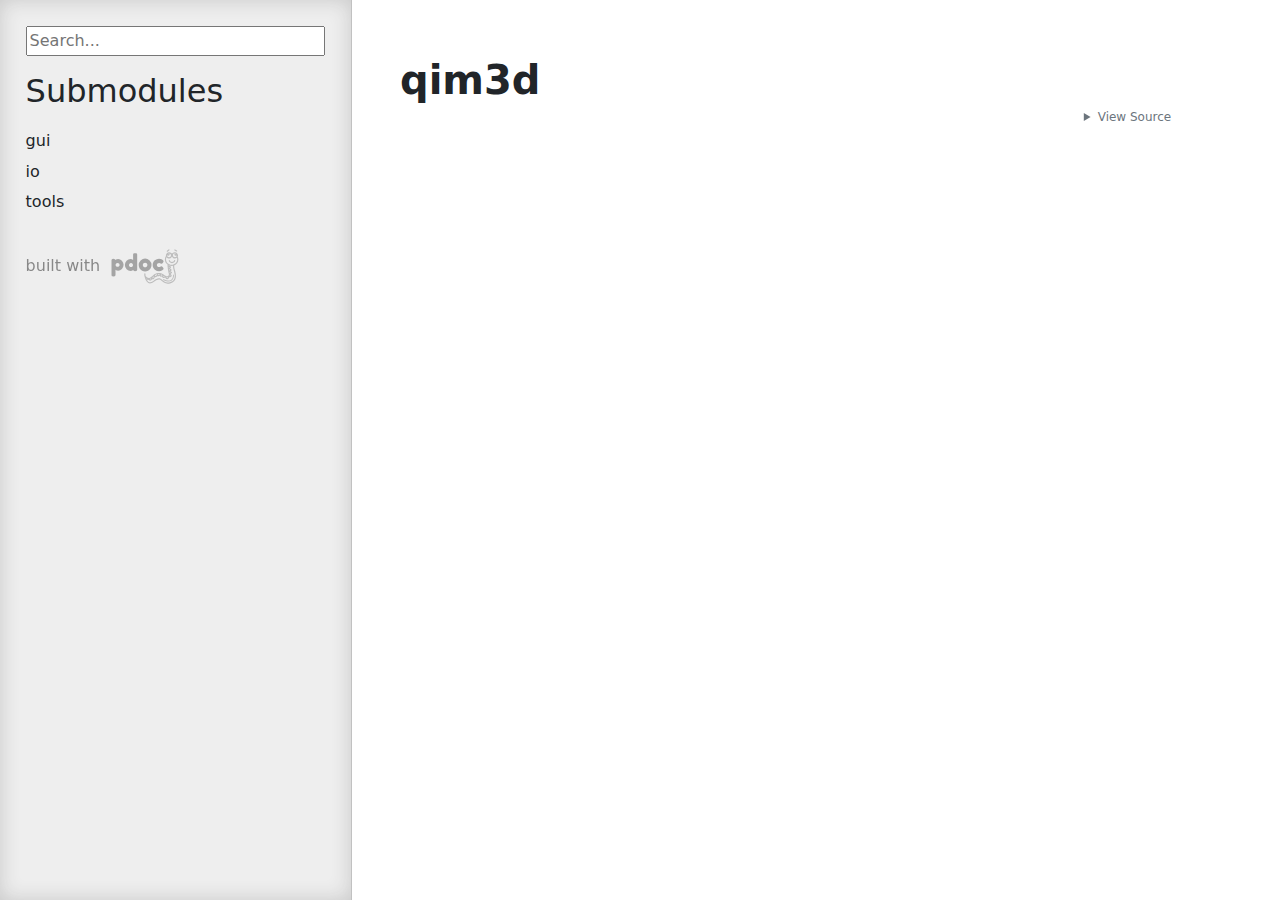
<file: docs/qim3d.html>
<!doctype html>
<html lang="en">
<head>
    <meta charset="utf-8">
    <meta name="viewport" content="width=device-width, initial-scale=1">
    <meta name="generator" content="pdoc 13.1.1"/>
    <title>qim3d API documentation</title>

    <style>/*! * Bootstrap Reboot v5.0.0 (https://getbootstrap.com/) * Copyright 2011-2021 The Bootstrap Authors * Copyright 2011-2021 Twitter, Inc. * Licensed under MIT (https://github.com/twbs/bootstrap/blob/main/LICENSE) * Forked from Normalize.css, licensed MIT (https://github.com/necolas/normalize.css/blob/master/LICENSE.md) */*,::after,::before{box-sizing:border-box}@media (prefers-reduced-motion:no-preference){:root{scroll-behavior:smooth}}body{margin:0;font-family:system-ui,-apple-system,"Segoe UI",Roboto,"Helvetica Neue",Arial,"Noto Sans","Liberation Sans",sans-serif,"Apple Color Emoji","Segoe UI Emoji","Segoe UI Symbol","Noto Color Emoji";font-size:1rem;font-weight:400;line-height:1.5;color:#212529;background-color:#fff;-webkit-text-size-adjust:100%;-webkit-tap-highlight-color:transparent}hr{margin:1rem 0;color:inherit;background-color:currentColor;border:0;opacity:.25}hr:not([size]){height:1px}h1,h2,h3,h4,h5,h6{margin-top:0;margin-bottom:.5rem;font-weight:500;line-height:1.2}h1{font-size:calc(1.375rem + 1.5vw)}@media (min-width:1200px){h1{font-size:2.5rem}}h2{font-size:calc(1.325rem + .9vw)}@media (min-width:1200px){h2{font-size:2rem}}h3{font-size:calc(1.3rem + .6vw)}@media (min-width:1200px){h3{font-size:1.75rem}}h4{font-size:calc(1.275rem + .3vw)}@media (min-width:1200px){h4{font-size:1.5rem}}h5{font-size:1.25rem}h6{font-size:1rem}p{margin-top:0;margin-bottom:1rem}abbr[data-bs-original-title],abbr[title]{-webkit-text-decoration:underline dotted;text-decoration:underline dotted;cursor:help;-webkit-text-decoration-skip-ink:none;text-decoration-skip-ink:none}address{margin-bottom:1rem;font-style:normal;line-height:inherit}ol,ul{padding-left:2rem}dl,ol,ul{margin-top:0;margin-bottom:1rem}ol ol,ol ul,ul ol,ul ul{margin-bottom:0}dt{font-weight:700}dd{margin-bottom:.5rem;margin-left:0}blockquote{margin:0 0 1rem}b,strong{font-weight:bolder}small{font-size:.875em}mark{padding:.2em;background-color:#fcf8e3}sub,sup{position:relative;font-size:.75em;line-height:0;vertical-align:baseline}sub{bottom:-.25em}sup{top:-.5em}a{color:#0d6efd;text-decoration:underline}a:hover{color:#0a58ca}a:not([href]):not([class]),a:not([href]):not([class]):hover{color:inherit;text-decoration:none}code,kbd,pre,samp{font-family:SFMono-Regular,Menlo,Monaco,Consolas,"Liberation Mono","Courier New",monospace;font-size:1em;direction:ltr;unicode-bidi:bidi-override}pre{display:block;margin-top:0;margin-bottom:1rem;overflow:auto;font-size:.875em}pre code{font-size:inherit;color:inherit;word-break:normal}code{font-size:.875em;color:#d63384;word-wrap:break-word}a>code{color:inherit}kbd{padding:.2rem .4rem;font-size:.875em;color:#fff;background-color:#212529;border-radius:.2rem}kbd kbd{padding:0;font-size:1em;font-weight:700}figure{margin:0 0 1rem}img,svg{vertical-align:middle}table{caption-side:bottom;border-collapse:collapse}caption{padding-top:.5rem;padding-bottom:.5rem;color:#6c757d;text-align:left}th{text-align:inherit;text-align:-webkit-match-parent}tbody,td,tfoot,th,thead,tr{border-color:inherit;border-style:solid;border-width:0}label{display:inline-block}button{border-radius:0}button:focus:not(:focus-visible){outline:0}button,input,optgroup,select,textarea{margin:0;font-family:inherit;font-size:inherit;line-height:inherit}button,select{text-transform:none}[role=button]{cursor:pointer}select{word-wrap:normal}select:disabled{opacity:1}[list]::-webkit-calendar-picker-indicator{display:none}[type=button],[type=reset],[type=submit],button{-webkit-appearance:button}[type=button]:not(:disabled),[type=reset]:not(:disabled),[type=submit]:not(:disabled),button:not(:disabled){cursor:pointer}::-moz-focus-inner{padding:0;border-style:none}textarea{resize:vertical}fieldset{min-width:0;padding:0;margin:0;border:0}legend{float:left;width:100%;padding:0;margin-bottom:.5rem;font-size:calc(1.275rem + .3vw);line-height:inherit}@media (min-width:1200px){legend{font-size:1.5rem}}legend+*{clear:left}::-webkit-datetime-edit-day-field,::-webkit-datetime-edit-fields-wrapper,::-webkit-datetime-edit-hour-field,::-webkit-datetime-edit-minute,::-webkit-datetime-edit-month-field,::-webkit-datetime-edit-text,::-webkit-datetime-edit-year-field{padding:0}::-webkit-inner-spin-button{height:auto}[type=search]{outline-offset:-2px;-webkit-appearance:textfield}::-webkit-search-decoration{-webkit-appearance:none}::-webkit-color-swatch-wrapper{padding:0}::file-selector-button{font:inherit}::-webkit-file-upload-button{font:inherit;-webkit-appearance:button}output{display:inline-block}iframe{border:0}summary{display:list-item;cursor:pointer}progress{vertical-align:baseline}[hidden]{display:none!important}</style>
    <style>/*! syntax-highlighting.css */pre{line-height:125%;}span.linenos{color:inherit; background-color:transparent; padding-left:5px; padding-right:20px;}.pdoc-code .hll{background-color:#ffffcc}.pdoc-code{background:#f8f8f8;}.pdoc-code .c{color:#3D7B7B; font-style:italic}.pdoc-code .err{border:1px solid #FF0000}.pdoc-code .k{color:#008000; font-weight:bold}.pdoc-code .o{color:#666666}.pdoc-code .ch{color:#3D7B7B; font-style:italic}.pdoc-code .cm{color:#3D7B7B; font-style:italic}.pdoc-code .cp{color:#9C6500}.pdoc-code .cpf{color:#3D7B7B; font-style:italic}.pdoc-code .c1{color:#3D7B7B; font-style:italic}.pdoc-code .cs{color:#3D7B7B; font-style:italic}.pdoc-code .gd{color:#A00000}.pdoc-code .ge{font-style:italic}.pdoc-code .gr{color:#E40000}.pdoc-code .gh{color:#000080; font-weight:bold}.pdoc-code .gi{color:#008400}.pdoc-code .go{color:#717171}.pdoc-code .gp{color:#000080; font-weight:bold}.pdoc-code .gs{font-weight:bold}.pdoc-code .gu{color:#800080; font-weight:bold}.pdoc-code .gt{color:#0044DD}.pdoc-code .kc{color:#008000; font-weight:bold}.pdoc-code .kd{color:#008000; font-weight:bold}.pdoc-code .kn{color:#008000; font-weight:bold}.pdoc-code .kp{color:#008000}.pdoc-code .kr{color:#008000; font-weight:bold}.pdoc-code .kt{color:#B00040}.pdoc-code .m{color:#666666}.pdoc-code .s{color:#BA2121}.pdoc-code .na{color:#687822}.pdoc-code .nb{color:#008000}.pdoc-code .nc{color:#0000FF; font-weight:bold}.pdoc-code .no{color:#880000}.pdoc-code .nd{color:#AA22FF}.pdoc-code .ni{color:#717171; font-weight:bold}.pdoc-code .ne{color:#CB3F38; font-weight:bold}.pdoc-code .nf{color:#0000FF}.pdoc-code .nl{color:#767600}.pdoc-code .nn{color:#0000FF; font-weight:bold}.pdoc-code .nt{color:#008000; font-weight:bold}.pdoc-code .nv{color:#19177C}.pdoc-code .ow{color:#AA22FF; font-weight:bold}.pdoc-code .w{color:#bbbbbb}.pdoc-code .mb{color:#666666}.pdoc-code .mf{color:#666666}.pdoc-code .mh{color:#666666}.pdoc-code .mi{color:#666666}.pdoc-code .mo{color:#666666}.pdoc-code .sa{color:#BA2121}.pdoc-code .sb{color:#BA2121}.pdoc-code .sc{color:#BA2121}.pdoc-code .dl{color:#BA2121}.pdoc-code .sd{color:#BA2121; font-style:italic}.pdoc-code .s2{color:#BA2121}.pdoc-code .se{color:#AA5D1F; font-weight:bold}.pdoc-code .sh{color:#BA2121}.pdoc-code .si{color:#A45A77; font-weight:bold}.pdoc-code .sx{color:#008000}.pdoc-code .sr{color:#A45A77}.pdoc-code .s1{color:#BA2121}.pdoc-code .ss{color:#19177C}.pdoc-code .bp{color:#008000}.pdoc-code .fm{color:#0000FF}.pdoc-code .vc{color:#19177C}.pdoc-code .vg{color:#19177C}.pdoc-code .vi{color:#19177C}.pdoc-code .vm{color:#19177C}.pdoc-code .il{color:#666666}</style>
    <style>/*! theme.css */:root{--pdoc-background:#fff;}.pdoc{--text:#212529;--muted:#6c757d;--link:#3660a5;--link-hover:#1659c5;--code:#f8f8f8;--active:#fff598;--accent:#eee;--accent2:#c1c1c1;--nav-hover:rgba(255, 255, 255, 0.5);--name:#0066BB;--def:#008800;--annotation:#007020;}</style>
    <style>/*! layout.css */html, body{width:100%;height:100%;}html, main{scroll-behavior:smooth;}body{background-color:var(--pdoc-background);}@media (max-width:769px){#navtoggle{cursor:pointer;position:absolute;width:50px;height:40px;top:1rem;right:1rem;border-color:var(--text);color:var(--text);display:flex;opacity:0.8;z-index:999;}#navtoggle:hover{opacity:1;}#togglestate + div{display:none;}#togglestate:checked + div{display:inherit;}main, header{padding:2rem 3vw;}header + main{margin-top:-3rem;}.git-button{display:none !important;}nav input[type="search"]{max-width:77%;}nav input[type="search"]:first-child{margin-top:-6px;}nav input[type="search"]:valid ~ *{display:none !important;}}@media (min-width:770px){:root{--sidebar-width:clamp(12.5rem, 28vw, 22rem);}nav{position:fixed;overflow:auto;height:100vh;width:var(--sidebar-width);}main, header{padding:3rem 2rem 3rem calc(var(--sidebar-width) + 3rem);width:calc(54rem + var(--sidebar-width));max-width:100%;}header + main{margin-top:-4rem;}#navtoggle{display:none;}}#togglestate{position:absolute;height:0;opacity:0;}nav.pdoc{--pad:clamp(0.5rem, 2vw, 1.75rem);--indent:1.5rem;background-color:var(--accent);border-right:1px solid var(--accent2);box-shadow:0 0 20px rgba(50, 50, 50, .2) inset;padding:0 0 0 var(--pad);overflow-wrap:anywhere;scrollbar-width:thin; scrollbar-color:var(--accent2) transparent }nav.pdoc::-webkit-scrollbar{width:.4rem; }nav.pdoc::-webkit-scrollbar-thumb{background-color:var(--accent2); }nav.pdoc > div{padding:var(--pad) 0;}nav.pdoc .module-list-button{display:inline-flex;align-items:center;color:var(--text);border-color:var(--muted);margin-bottom:1rem;}nav.pdoc .module-list-button:hover{border-color:var(--text);}nav.pdoc input[type=search]{display:block;outline-offset:0;width:calc(100% - var(--pad));}nav.pdoc .logo{max-width:calc(100% - var(--pad));max-height:35vh;display:block;margin:0 auto 1rem;transform:translate(calc(-.5 * var(--pad)), 0);}nav.pdoc ul{list-style:none;padding-left:0;}nav.pdoc > div > ul{margin-left:calc(0px - var(--pad));}nav.pdoc li a{padding:.2rem 0 .2rem calc(var(--pad) + var(--indent));}nav.pdoc > div > ul > li > a{padding-left:var(--pad);}nav.pdoc li{transition:all 100ms;}nav.pdoc li:hover{background-color:var(--nav-hover);}nav.pdoc a, nav.pdoc a:hover{color:var(--text);}nav.pdoc a{display:block;}nav.pdoc > h2:first-of-type{margin-top:1.5rem;}nav.pdoc .class:before{content:"class ";color:var(--muted);}nav.pdoc .function:after{content:"()";color:var(--muted);}nav.pdoc footer:before{content:"";display:block;width:calc(100% - var(--pad));border-top:solid var(--accent2) 1px;margin-top:1.5rem;padding-top:.5rem;}nav.pdoc footer{font-size:small;}</style>
    <style>/*! content.css */.pdoc{color:var(--text);box-sizing:border-box;line-height:1.5;background:none;}.pdoc .pdoc-button{cursor:pointer;display:inline-block;border:solid black 1px;border-radius:2px;font-size:.75rem;padding:calc(0.5em - 1px) 1em;transition:100ms all;}.pdoc .pdoc-alert{padding:1rem 1rem 1rem calc(1.5rem + 24px);border:1px solid transparent;border-radius:.25rem;background-repeat:no-repeat;background-position:1rem center;margin-bottom:1rem;}.pdoc .pdoc-alert > *:last-child{margin-bottom:0;}.pdoc .pdoc-alert-note {color:#084298;background-color:#cfe2ff;border-color:#b6d4fe;background-image:url("data:image/svg+xml,%3Csvg%20xmlns%3D%22http%3A//www.w3.org/2000/svg%22%20width%3D%2224%22%20height%3D%2224%22%20fill%3D%22%23084298%22%20viewBox%3D%220%200%2016%2016%22%3E%3Cpath%20d%3D%22M8%2016A8%208%200%201%200%208%200a8%208%200%200%200%200%2016zm.93-9.412-1%204.705c-.07.34.029.533.304.533.194%200%20.487-.07.686-.246l-.088.416c-.287.346-.92.598-1.465.598-.703%200-1.002-.422-.808-1.319l.738-3.468c.064-.293.006-.399-.287-.47l-.451-.081.082-.381%202.29-.287zM8%205.5a1%201%200%201%201%200-2%201%201%200%200%201%200%202z%22/%3E%3C/svg%3E");}.pdoc .pdoc-alert-warning{color:#664d03;background-color:#fff3cd;border-color:#ffecb5;background-image:url("data:image/svg+xml,%3Csvg%20xmlns%3D%22http%3A//www.w3.org/2000/svg%22%20width%3D%2224%22%20height%3D%2224%22%20fill%3D%22%23664d03%22%20viewBox%3D%220%200%2016%2016%22%3E%3Cpath%20d%3D%22M8.982%201.566a1.13%201.13%200%200%200-1.96%200L.165%2013.233c-.457.778.091%201.767.98%201.767h13.713c.889%200%201.438-.99.98-1.767L8.982%201.566zM8%205c.535%200%20.954.462.9.995l-.35%203.507a.552.552%200%200%201-1.1%200L7.1%205.995A.905.905%200%200%201%208%205zm.002%206a1%201%200%201%201%200%202%201%201%200%200%201%200-2z%22/%3E%3C/svg%3E");}.pdoc .pdoc-alert-danger{color:#842029;background-color:#f8d7da;border-color:#f5c2c7;background-image:url("data:image/svg+xml,%3Csvg%20xmlns%3D%22http%3A//www.w3.org/2000/svg%22%20width%3D%2224%22%20height%3D%2224%22%20fill%3D%22%23842029%22%20viewBox%3D%220%200%2016%2016%22%3E%3Cpath%20d%3D%22M5.52.359A.5.5%200%200%201%206%200h4a.5.5%200%200%201%20.474.658L8.694%206H12.5a.5.5%200%200%201%20.395.807l-7%209a.5.5%200%200%201-.873-.454L6.823%209.5H3.5a.5.5%200%200%201-.48-.641l2.5-8.5z%22/%3E%3C/svg%3E");}.pdoc .visually-hidden{position:absolute !important;width:1px !important;height:1px !important;padding:0 !important;margin:-1px !important;overflow:hidden !important;clip:rect(0, 0, 0, 0) !important;white-space:nowrap !important;border:0 !important;}.pdoc h1, .pdoc h2, .pdoc h3{font-weight:300;margin:.3em 0;padding:.2em 0;}.pdoc > section:not(.module-info) h1{font-size:1.5rem;font-weight:500;}.pdoc > section:not(.module-info) h2{font-size:1.4rem;font-weight:500;}.pdoc > section:not(.module-info) h3{font-size:1.3rem;font-weight:500;}.pdoc > section:not(.module-info) h4{font-size:1.2rem;}.pdoc > section:not(.module-info) h5{font-size:1.1rem;}.pdoc a{text-decoration:none;color:var(--link);}.pdoc a:hover{color:var(--link-hover);}.pdoc blockquote{margin-left:2rem;}.pdoc pre{border-top:1px solid var(--accent2);border-bottom:1px solid var(--accent2);margin-top:0;margin-bottom:1em;padding:.5rem 0 .5rem .5rem;overflow-x:auto;background-color:var(--code);}.pdoc code{color:var(--text);padding:.2em .4em;margin:0;font-size:85%;background-color:var(--code);border-radius:6px;}.pdoc a > code{color:inherit;}.pdoc pre > code{display:inline-block;font-size:inherit;background:none;border:none;padding:0;}.pdoc > section:not(.module-info){margin-bottom:1.5rem;}.pdoc .modulename{margin-top:0;font-weight:bold;}.pdoc .modulename a{color:var(--link);transition:100ms all;}.pdoc .git-button{float:right;border:solid var(--link) 1px;}.pdoc .git-button:hover{background-color:var(--link);color:var(--pdoc-background);}.view-source-toggle-state,.view-source-toggle-state ~ .pdoc-code{display:none;}.view-source-toggle-state:checked ~ .pdoc-code{display:block;}.view-source-button{display:inline-block;float:right;font-size:.75rem;line-height:1.5rem;color:var(--muted);padding:0 .4rem 0 1.3rem;cursor:pointer;text-indent:-2px;}.view-source-button > span{visibility:hidden;}.module-info .view-source-button{float:none;display:flex;justify-content:flex-end;margin:-1.2rem .4rem -.2rem 0;}.view-source-button::before{position:absolute;content:"View Source";display:list-item;list-style-type:disclosure-closed;}.view-source-toggle-state:checked ~ .attr .view-source-button::before,.view-source-toggle-state:checked ~ .view-source-button::before{list-style-type:disclosure-open;}.pdoc .docstring{margin-bottom:1.5rem;}.pdoc section:not(.module-info) .docstring{margin-left:clamp(0rem, 5vw - 2rem, 1rem);}.pdoc .docstring .pdoc-code{margin-left:1em;margin-right:1em;}.pdoc h1:target,.pdoc h2:target,.pdoc h3:target,.pdoc h4:target,.pdoc h5:target,.pdoc h6:target,.pdoc .pdoc-code > pre > span:target{background-color:var(--active);box-shadow:-1rem 0 0 0 var(--active);}.pdoc .pdoc-code > pre > span:target{display:block;}.pdoc div:target > .attr,.pdoc section:target > .attr,.pdoc dd:target > a{background-color:var(--active);}.pdoc *{scroll-margin:2rem;}.pdoc .pdoc-code .linenos{user-select:none;}.pdoc .attr:hover{filter:contrast(0.95);}.pdoc section, .pdoc .classattr{position:relative;}.pdoc .headerlink{--width:clamp(1rem, 3vw, 2rem);position:absolute;top:0;left:calc(0rem - var(--width));transition:all 100ms ease-in-out;opacity:0;}.pdoc .headerlink::before{content:"#";display:block;text-align:center;width:var(--width);height:2.3rem;line-height:2.3rem;font-size:1.5rem;}.pdoc .attr:hover ~ .headerlink,.pdoc *:target > .headerlink,.pdoc .headerlink:hover{opacity:1;}.pdoc .attr{display:block;margin:.5rem 0 .5rem;padding:.4rem .4rem .4rem 1rem;background-color:var(--accent);overflow-x:auto;}.pdoc .classattr{margin-left:2rem;}.pdoc .name{color:var(--name);font-weight:bold;}.pdoc .def{color:var(--def);font-weight:bold;}.pdoc .signature{background-color:transparent;}.pdoc .param, .pdoc .return-annotation{white-space:pre;}.pdoc .signature.multiline .param{display:block;}.pdoc .signature.condensed .param{display:inline-block;}.pdoc .annotation{color:var(--annotation);}.pdoc .view-value-toggle-state,.pdoc .view-value-toggle-state ~ .default_value{display:none;}.pdoc .view-value-toggle-state:checked ~ .default_value{display:inherit;}.pdoc .view-value-button{font-size:.5rem;vertical-align:middle;border-style:dashed;margin-top:-0.1rem;}.pdoc .view-value-button:hover{background:white;}.pdoc .view-value-button::before{content:"show";text-align:center;width:2.2em;display:inline-block;}.pdoc .view-value-toggle-state:checked ~ .view-value-button::before{content:"hide";}.pdoc .inherited{margin-left:2rem;}.pdoc .inherited dt{font-weight:700;}.pdoc .inherited dt, .pdoc .inherited dd{display:inline;margin-left:0;margin-bottom:.5rem;}.pdoc .inherited dd:not(:last-child):after{content:", ";}.pdoc .inherited .class:before{content:"class ";}.pdoc .inherited .function a:after{content:"()";}.pdoc .search-result .docstring{overflow:auto;max-height:25vh;}.pdoc .search-result.focused > .attr{background-color:var(--active);}.pdoc .attribution{margin-top:2rem;display:block;opacity:0.5;transition:all 200ms;filter:grayscale(100%);}.pdoc .attribution:hover{opacity:1;filter:grayscale(0%);}.pdoc .attribution img{margin-left:5px;height:35px;vertical-align:middle;width:70px;transition:all 200ms;}.pdoc table{display:block;width:max-content;max-width:100%;overflow:auto;margin-bottom:1rem;}.pdoc table th{font-weight:600;}.pdoc table th, .pdoc table td{padding:6px 13px;border:1px solid var(--accent2);}</style>
    <style>/*! custom.css */</style></head>
<body>
    <nav class="pdoc">
        <label id="navtoggle" for="togglestate" class="pdoc-button"><svg xmlns='http://www.w3.org/2000/svg' viewBox='0 0 30 30'><path stroke-linecap='round' stroke="currentColor" stroke-miterlimit='10' stroke-width='2' d='M4 7h22M4 15h22M4 23h22'/></svg></label>
        <input id="togglestate" type="checkbox" aria-hidden="true" tabindex="-1">
        <div>

            <input type="search" placeholder="Search..." role="searchbox" aria-label="search"
                   pattern=".+" required>


            <h2>Submodules</h2>
            <ul>
                    <li><a href="qim3d/gui.html">gui</a></li>
                    <li><a href="qim3d/io.html">io</a></li>
                    <li><a href="qim3d/tools.html">tools</a></li>
            </ul>



        <a class="attribution" title="pdoc: Python API documentation generator" href="https://pdoc.dev" target="_blank">
            built with <span class="visually-hidden">pdoc</span><img
                alt="pdoc logo"
                src="data:image/svg+xml,%3Csvg%20xmlns%3D%22http%3A//www.w3.org/2000/svg%22%20role%3D%22img%22%20aria-label%3D%22pdoc%20logo%22%20width%3D%22300%22%20height%3D%22150%22%20viewBox%3D%22-1%200%2060%2030%22%3E%3Ctitle%3Epdoc%3C/title%3E%3Cpath%20d%3D%22M29.621%2021.293c-.011-.273-.214-.475-.511-.481a.5.5%200%200%200-.489.503l-.044%201.393c-.097.551-.695%201.215-1.566%201.704-.577.428-1.306.486-2.193.182-1.426-.617-2.467-1.654-3.304-2.487l-.173-.172a3.43%203.43%200%200%200-.365-.306.49.49%200%200%200-.286-.196c-1.718-1.06-4.931-1.47-7.353.191l-.219.15c-1.707%201.187-3.413%202.131-4.328%201.03-.02-.027-.49-.685-.141-1.763.233-.721.546-2.408.772-4.076.042-.09.067-.187.046-.288.166-1.347.277-2.625.241-3.351%201.378-1.008%202.271-2.586%202.271-4.362%200-.976-.272-1.935-.788-2.774-.057-.094-.122-.18-.184-.268.033-.167.052-.339.052-.516%200-1.477-1.202-2.679-2.679-2.679-.791%200-1.496.352-1.987.9a6.3%206.3%200%200%200-1.001.029c-.492-.564-1.207-.929-2.012-.929-1.477%200-2.679%201.202-2.679%202.679A2.65%202.65%200%200%200%20.97%206.554c-.383.747-.595%201.572-.595%202.41%200%202.311%201.507%204.29%203.635%205.107-.037.699-.147%202.27-.423%203.294l-.137.461c-.622%202.042-2.515%208.257%201.727%2010.643%201.614.908%203.06%201.248%204.317%201.248%202.665%200%204.492-1.524%205.322-2.401%201.476-1.559%202.886-1.854%206.491.82%201.877%201.393%203.514%201.753%204.861%201.068%202.223-1.713%202.811-3.867%203.399-6.374.077-.846.056-1.469.054-1.537zm-4.835%204.313c-.054.305-.156.586-.242.629-.034-.007-.131-.022-.307-.157-.145-.111-.314-.478-.456-.908.221.121.432.25.675.355.115.039.219.051.33.081zm-2.251-1.238c-.05.33-.158.648-.252.694-.022.001-.125-.018-.307-.157-.217-.166-.488-.906-.639-1.573.358.344.754.693%201.198%201.036zm-3.887-2.337c-.006-.116-.018-.231-.041-.342.635.145%201.189.368%201.599.625.097.231.166.481.174.642-.03.049-.055.101-.067.158-.046.013-.128.026-.298.004-.278-.037-.901-.57-1.367-1.087zm-1.127-.497c.116.306.176.625.12.71-.019.014-.117.045-.345.016-.206-.027-.604-.332-.986-.695.41-.051.816-.056%201.211-.031zm-4.535%201.535c.209.22.379.47.358.598-.006.041-.088.138-.351.234-.144.055-.539-.063-.979-.259a11.66%2011.66%200%200%200%20.972-.573zm.983-.664c.359-.237.738-.418%201.126-.554.25.237.479.548.457.694-.006.042-.087.138-.351.235-.174.064-.694-.105-1.232-.375zm-3.381%201.794c-.022.145-.061.29-.149.401-.133.166-.358.248-.69.251h-.002c-.133%200-.306-.26-.45-.621.417.091.854.07%201.291-.031zm-2.066-8.077a4.78%204.78%200%200%201-.775-.584c.172-.115.505-.254.88-.378l-.105.962zm-.331%202.302a10.32%2010.32%200%200%201-.828-.502c.202-.143.576-.328.984-.49l-.156.992zm-.45%202.157l-.701-.403c.214-.115.536-.249.891-.376a11.57%2011.57%200%200%201-.19.779zm-.181%201.716c.064.398.194.702.298.893-.194-.051-.435-.162-.736-.398.061-.119.224-.3.438-.495zM8.87%204.141c0%20.152-.123.276-.276.276s-.275-.124-.275-.276.123-.276.276-.276.275.124.275.276zm-.735-.389a1.15%201.15%200%200%200-.314.783%201.16%201.16%200%200%200%201.162%201.162c.457%200%20.842-.27%201.032-.653.026.117.042.238.042.362a1.68%201.68%200%200%201-1.679%201.679%201.68%201.68%200%200%201-1.679-1.679c0-.843.626-1.535%201.436-1.654zM5.059%205.406A1.68%201.68%200%200%201%203.38%207.085a1.68%201.68%200%200%201-1.679-1.679c0-.037.009-.072.011-.109.21.3.541.508.935.508a1.16%201.16%200%200%200%201.162-1.162%201.14%201.14%200%200%200-.474-.912c.015%200%20.03-.005.045-.005.926.001%201.679.754%201.679%201.68zM3.198%204.141c0%20.152-.123.276-.276.276s-.275-.124-.275-.276.123-.276.276-.276.275.124.275.276zM1.375%208.964c0-.52.103-1.035.288-1.52.466.394%201.06.64%201.717.64%201.144%200%202.116-.725%202.499-1.738.383%201.012%201.355%201.738%202.499%201.738.867%200%201.631-.421%202.121-1.062.307.605.478%201.267.478%201.942%200%202.486-2.153%204.51-4.801%204.51s-4.801-2.023-4.801-4.51zm24.342%2019.349c-.985.498-2.267.168-3.813-.979-3.073-2.281-5.453-3.199-7.813-.705-1.315%201.391-4.163%203.365-8.423.97-3.174-1.786-2.239-6.266-1.261-9.479l.146-.492c.276-1.02.395-2.457.444-3.268a6.11%206.11%200%200%200%201.18.115%206.01%206.01%200%200%200%202.536-.562l-.006.175c-.802.215-1.848.612-2.021%201.25-.079.295.021.601.274.837.219.203.415.364.598.501-.667.304-1.243.698-1.311%201.179-.02.144-.022.507.393.787.213.144.395.26.564.365-1.285.521-1.361.96-1.381%201.126-.018.142-.011.496.427.746l.854.489c-.473.389-.971.914-.999%201.429-.018.278.095.532.316.713.675.556%201.231.721%201.653.721.059%200%20.104-.014.158-.02.207.707.641%201.64%201.513%201.64h.013c.8-.008%201.236-.345%201.462-.626.173-.216.268-.457.325-.692.424.195.93.374%201.372.374.151%200%20.294-.021.423-.068.732-.27.944-.704.993-1.021.009-.061.003-.119.002-.179.266.086.538.147.789.147.15%200%20.294-.021.423-.069.542-.2.797-.489.914-.754.237.147.478.258.704.288.106.014.205.021.296.021.356%200%20.595-.101.767-.229.438.435%201.094.992%201.656%201.067.106.014.205.021.296.021a1.56%201.56%200%200%200%20.323-.035c.17.575.453%201.289.866%201.605.358.273.665.362.914.362a.99.99%200%200%200%20.421-.093%201.03%201.03%200%200%200%20.245-.164c.168.428.39.846.68%201.068.358.273.665.362.913.362a.99.99%200%200%200%20.421-.093c.317-.148.512-.448.639-.762.251.157.495.257.726.257.127%200%20.25-.024.37-.071.427-.17.706-.617.841-1.314.022-.015.047-.022.068-.038.067-.051.133-.104.196-.159-.443%201.486-1.107%202.761-2.086%203.257zM8.66%209.925a.5.5%200%201%200-1%200c0%20.653-.818%201.205-1.787%201.205s-1.787-.552-1.787-1.205a.5.5%200%201%200-1%200c0%201.216%201.25%202.205%202.787%202.205s2.787-.989%202.787-2.205zm4.4%2015.965l-.208.097c-2.661%201.258-4.708%201.436-6.086.527-1.542-1.017-1.88-3.19-1.844-4.198a.4.4%200%200%200-.385-.414c-.242-.029-.406.164-.414.385-.046%201.249.367%203.686%202.202%204.896.708.467%201.547.7%202.51.7%201.248%200%202.706-.392%204.362-1.174l.185-.086a.4.4%200%200%200%20.205-.527c-.089-.204-.326-.291-.527-.206zM9.547%202.292c.093.077.205.114.317.114a.5.5%200%200%200%20.318-.886L8.817.397a.5.5%200%200%200-.703.068.5.5%200%200%200%20.069.703l1.364%201.124zm-7.661-.065c.086%200%20.173-.022.253-.068l1.523-.893a.5.5%200%200%200-.506-.863l-1.523.892a.5.5%200%200%200-.179.685c.094.158.261.247.432.247z%22%20transform%3D%22matrix%28-1%200%200%201%2058%200%29%22%20fill%3D%22%233bb300%22/%3E%3Cpath%20d%3D%22M.3%2021.86V10.18q0-.46.02-.68.04-.22.18-.5.28-.54%201.34-.54%201.06%200%201.42.28.38.26.44.78.76-1.04%202.38-1.04%201.64%200%203.1%201.54%201.46%201.54%201.46%203.58%200%202.04-1.46%203.58-1.44%201.54-3.08%201.54-1.64%200-2.38-.92v4.04q0%20.46-.04.68-.02.22-.18.5-.14.3-.5.42-.36.12-.98.12-.62%200-1-.12-.36-.12-.52-.4-.14-.28-.18-.5-.02-.22-.02-.68zm3.96-9.42q-.46.54-.46%201.18%200%20.64.46%201.18.48.52%201.2.52.74%200%201.24-.52.52-.52.52-1.18%200-.66-.48-1.18-.48-.54-1.26-.54-.76%200-1.22.54zm14.741-8.36q.16-.3.54-.42.38-.12%201-.12.64%200%201.02.12.38.12.52.42.16.3.18.54.04.22.04.68v11.94q0%20.46-.04.7-.02.22-.18.5-.3.54-1.7.54-1.38%200-1.54-.98-.84.96-2.34.96-1.8%200-3.28-1.56-1.48-1.58-1.48-3.66%200-2.1%201.48-3.68%201.5-1.58%203.28-1.58%201.48%200%202.3%201v-4.2q0-.46.02-.68.04-.24.18-.52zm-3.24%2010.86q.52.54%201.26.54.74%200%201.22-.54.5-.54.5-1.18%200-.66-.48-1.22-.46-.56-1.26-.56-.8%200-1.28.56-.48.54-.48%201.2%200%20.66.52%201.2zm7.833-1.2q0-2.4%201.68-3.96%201.68-1.56%203.84-1.56%202.16%200%203.82%201.56%201.66%201.54%201.66%203.94%200%201.66-.86%202.96-.86%201.28-2.1%201.9-1.22.6-2.54.6-1.32%200-2.56-.64-1.24-.66-2.1-1.92-.84-1.28-.84-2.88zm4.18%201.44q.64.48%201.3.48.66%200%201.32-.5.66-.5.66-1.48%200-.98-.62-1.46-.62-.48-1.34-.48-.72%200-1.34.5-.62.5-.62%201.48%200%20.96.64%201.46zm11.412-1.44q0%20.84.56%201.32.56.46%201.18.46.64%200%201.18-.36.56-.38.9-.38.6%200%201.46%201.06.46.58.46%201.04%200%20.76-1.1%201.42-1.14.8-2.8.8-1.86%200-3.58-1.34-.82-.64-1.34-1.7-.52-1.08-.52-2.36%200-1.3.52-2.34.52-1.06%201.34-1.7%201.66-1.32%203.54-1.32.76%200%201.48.22.72.2%201.06.4l.32.2q.36.24.56.38.52.4.52.92%200%20.5-.42%201.14-.72%201.1-1.38%201.1-.38%200-1.08-.44-.36-.34-1.04-.34-.66%200-1.24.48-.58.48-.58%201.34z%22%20fill%3D%22green%22/%3E%3C/svg%3E"/>
        </a>
</div>
    </nav>
    <main class="pdoc">
            <section class="module-info">
                    <h1 class="modulename">
qim3d    </h1>

                
                        <input id="mod-qim3d-view-source" class="view-source-toggle-state" type="checkbox" aria-hidden="true" tabindex="-1">

                        <label class="view-source-button" for="mod-qim3d-view-source"><span>View Source</span></label>

                        <div class="pdoc-code codehilite"><pre><span></span><span id="L-1"><a href="#L-1"><span class="linenos">1</span></a><span class="kn">import</span> <span class="nn">qim3d.io</span>
</span><span id="L-2"><a href="#L-2"><span class="linenos">2</span></a><span class="kn">import</span> <span class="nn">qim3d.gui</span>
</span><span id="L-3"><a href="#L-3"><span class="linenos">3</span></a><span class="kn">import</span> <span class="nn">qim3d.tools</span>
</span><span id="L-4"><a href="#L-4"><span class="linenos">4</span></a><span class="kn">import</span> <span class="nn">logging</span>
</span></pre></div>


            </section>
    </main>
<script>
    function escapeHTML(html) {
        return document.createElement('div').appendChild(document.createTextNode(html)).parentNode.innerHTML;
    }

    const originalContent = document.querySelector("main.pdoc");
    let currentContent = originalContent;

    function setContent(innerHTML) {
        let elem;
        if (innerHTML) {
            elem = document.createElement("main");
            elem.classList.add("pdoc");
            elem.innerHTML = innerHTML;
        } else {
            elem = originalContent;
        }
        if (currentContent !== elem) {
            currentContent.replaceWith(elem);
            currentContent = elem;
        }
    }

    function getSearchTerm() {
        return (new URL(window.location)).searchParams.get("search");
    }

    const searchBox = document.querySelector(".pdoc input[type=search]");
    searchBox.addEventListener("input", function () {
        let url = new URL(window.location);
        if (searchBox.value.trim()) {
            url.hash = "";
            url.searchParams.set("search", searchBox.value);
        } else {
            url.searchParams.delete("search");
        }
        history.replaceState("", "", url.toString());
        onInput();
    });
    window.addEventListener("popstate", onInput);


    let search, searchErr;

    async function initialize() {
        try {
            search = await new Promise((resolve, reject) => {
                const script = document.createElement("script");
                script.type = "text/javascript";
                script.async = true;
                script.onload = () => resolve(window.pdocSearch);
                script.onerror = (e) => reject(e);
                script.src = "search.js";
                document.getElementsByTagName("head")[0].appendChild(script);
            });
        } catch (e) {
            console.error("Cannot fetch pdoc search index");
            searchErr = "Cannot fetch search index.";
        }
        onInput();

        document.querySelector("nav.pdoc").addEventListener("click", e => {
            if (e.target.hash) {
                searchBox.value = "";
                searchBox.dispatchEvent(new Event("input"));
            }
        });
    }

    function onInput() {
        setContent((() => {
            const term = getSearchTerm();
            if (!term) {
                return null
            }
            if (searchErr) {
                return `<h3>Error: ${searchErr}</h3>`
            }
            if (!search) {
                return "<h3>Searching...</h3>"
            }

            window.scrollTo({top: 0, left: 0, behavior: 'auto'});

            const results = search(term);

            let html;
            if (results.length === 0) {
                html = `No search results for '${escapeHTML(term)}'.`
            } else {
                html = `<h4>${results.length} search result${results.length > 1 ? "s" : ""} for '${escapeHTML(term)}'.</h4>`;
            }
            for (let result of results.slice(0, 10)) {
                let doc = result.doc;
                let url = `${doc.modulename.replaceAll(".", "/")}.html`;
                if (doc.qualname) {
                    url += `#${doc.qualname}`;
                }

                let heading;
                switch (result.doc.kind) {
                    case "function":
                        if (doc.fullname.endsWith(".__init__")) {
                            heading = `<span class="name">${doc.fullname.replace(/\.__init__$/, "")}</span>${doc.signature}`;
                        } else {
                            heading = `<span class="def">${doc.funcdef}</span> <span class="name">${doc.fullname}</span>${doc.signature}`;
                        }
                        break;
                    case "class":
                        heading = `<span class="def">class</span> <span class="name">${doc.fullname}</span>`;
                        if (doc.bases)
                            heading += `<wbr>(<span class="base">${doc.bases}</span>)`;
                        heading += `:`;
                        break;
                    case "variable":
                        heading = `<span class="name">${doc.fullname}</span>`;
                        if (doc.annotation)
                            heading += `<span class="annotation">${doc.annotation}</span>`;
                        if (doc.default_value)
                            heading += `<span class="default_value"> = ${doc.default_value}</span>`;
                        break;
                    default:
                        heading = `<span class="name">${doc.fullname}</span>`;
                        break;
                }
                html += `
                        <section class="search-result">
                        <a href="${url}" class="attr ${doc.kind}">${heading}</a>
                        <div class="docstring">${doc.doc}</div>
                        </section>
                    `;

            }
            return html;
        })());
    }

    if (getSearchTerm()) {
        initialize();
        searchBox.value = getSearchTerm();
        onInput();
    } else {
        searchBox.addEventListener("focus", initialize, {once: true});
    }

    searchBox.addEventListener("keydown", e => {
        if (["ArrowDown", "ArrowUp", "Enter"].includes(e.key)) {
            let focused = currentContent.querySelector(".search-result.focused");
            if (!focused) {
                currentContent.querySelector(".search-result").classList.add("focused");
            } else if (
                e.key === "ArrowDown"
                && focused.nextElementSibling
                && focused.nextElementSibling.classList.contains("search-result")
            ) {
                focused.classList.remove("focused");
                focused.nextElementSibling.classList.add("focused");
                focused.nextElementSibling.scrollIntoView({
                    behavior: "smooth",
                    block: "nearest",
                    inline: "nearest"
                });
            } else if (
                e.key === "ArrowUp"
                && focused.previousElementSibling
                && focused.previousElementSibling.classList.contains("search-result")
            ) {
                focused.classList.remove("focused");
                focused.previousElementSibling.classList.add("focused");
                focused.previousElementSibling.scrollIntoView({
                    behavior: "smooth",
                    block: "nearest",
                    inline: "nearest"
                });
            } else if (
                e.key === "Enter"
            ) {
                focused.querySelector("a").click();
            }
        }
    });
</script></body>
</html>
</file>
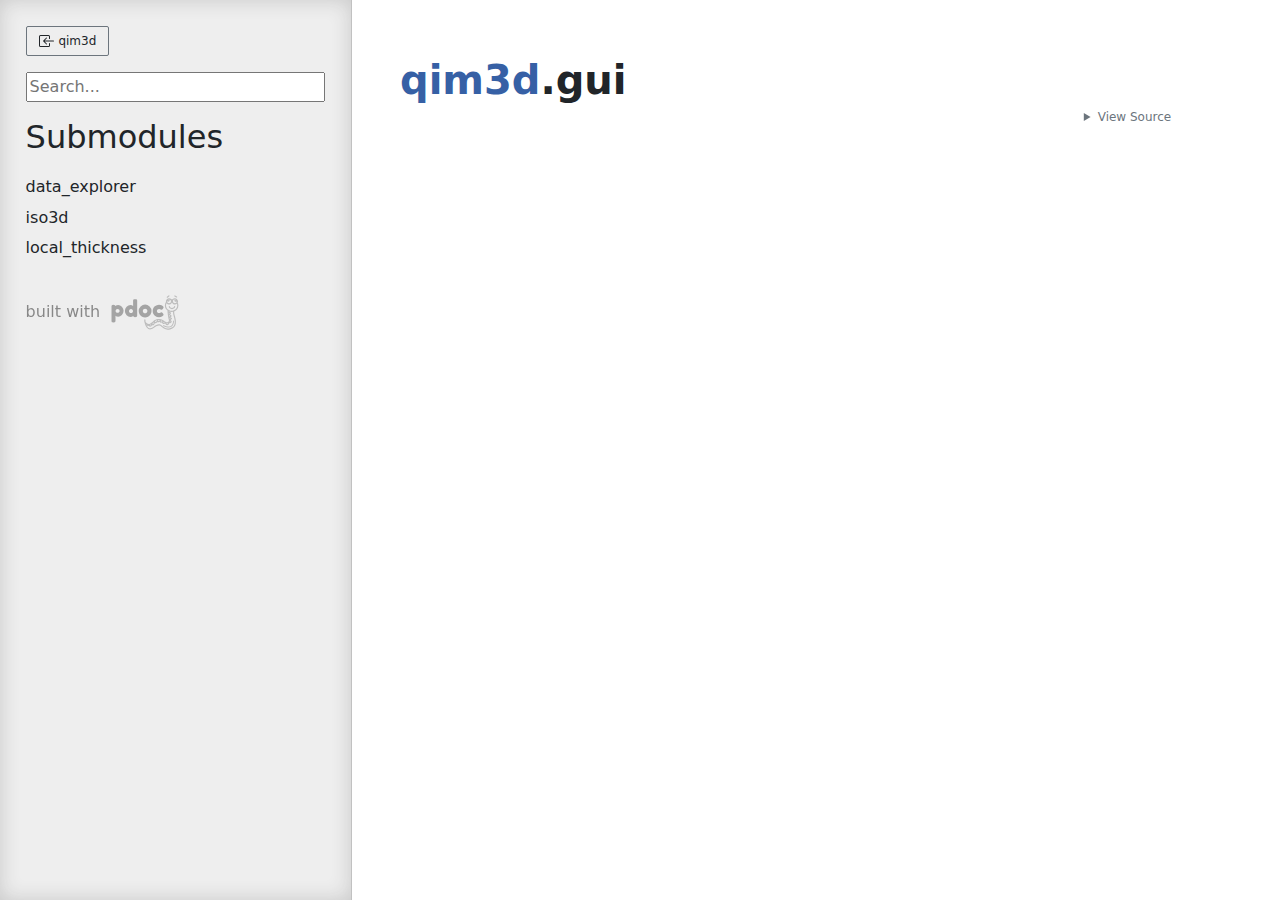
<file: docs/qim3d/gui.html>
<!doctype html>
<html lang="en">
<head>
    <meta charset="utf-8">
    <meta name="viewport" content="width=device-width, initial-scale=1">
    <meta name="generator" content="pdoc 13.1.1"/>
    <title>qim3d.gui API documentation</title>

    <style>/*! * Bootstrap Reboot v5.0.0 (https://getbootstrap.com/) * Copyright 2011-2021 The Bootstrap Authors * Copyright 2011-2021 Twitter, Inc. * Licensed under MIT (https://github.com/twbs/bootstrap/blob/main/LICENSE) * Forked from Normalize.css, licensed MIT (https://github.com/necolas/normalize.css/blob/master/LICENSE.md) */*,::after,::before{box-sizing:border-box}@media (prefers-reduced-motion:no-preference){:root{scroll-behavior:smooth}}body{margin:0;font-family:system-ui,-apple-system,"Segoe UI",Roboto,"Helvetica Neue",Arial,"Noto Sans","Liberation Sans",sans-serif,"Apple Color Emoji","Segoe UI Emoji","Segoe UI Symbol","Noto Color Emoji";font-size:1rem;font-weight:400;line-height:1.5;color:#212529;background-color:#fff;-webkit-text-size-adjust:100%;-webkit-tap-highlight-color:transparent}hr{margin:1rem 0;color:inherit;background-color:currentColor;border:0;opacity:.25}hr:not([size]){height:1px}h1,h2,h3,h4,h5,h6{margin-top:0;margin-bottom:.5rem;font-weight:500;line-height:1.2}h1{font-size:calc(1.375rem + 1.5vw)}@media (min-width:1200px){h1{font-size:2.5rem}}h2{font-size:calc(1.325rem + .9vw)}@media (min-width:1200px){h2{font-size:2rem}}h3{font-size:calc(1.3rem + .6vw)}@media (min-width:1200px){h3{font-size:1.75rem}}h4{font-size:calc(1.275rem + .3vw)}@media (min-width:1200px){h4{font-size:1.5rem}}h5{font-size:1.25rem}h6{font-size:1rem}p{margin-top:0;margin-bottom:1rem}abbr[data-bs-original-title],abbr[title]{-webkit-text-decoration:underline dotted;text-decoration:underline dotted;cursor:help;-webkit-text-decoration-skip-ink:none;text-decoration-skip-ink:none}address{margin-bottom:1rem;font-style:normal;line-height:inherit}ol,ul{padding-left:2rem}dl,ol,ul{margin-top:0;margin-bottom:1rem}ol ol,ol ul,ul ol,ul ul{margin-bottom:0}dt{font-weight:700}dd{margin-bottom:.5rem;margin-left:0}blockquote{margin:0 0 1rem}b,strong{font-weight:bolder}small{font-size:.875em}mark{padding:.2em;background-color:#fcf8e3}sub,sup{position:relative;font-size:.75em;line-height:0;vertical-align:baseline}sub{bottom:-.25em}sup{top:-.5em}a{color:#0d6efd;text-decoration:underline}a:hover{color:#0a58ca}a:not([href]):not([class]),a:not([href]):not([class]):hover{color:inherit;text-decoration:none}code,kbd,pre,samp{font-family:SFMono-Regular,Menlo,Monaco,Consolas,"Liberation Mono","Courier New",monospace;font-size:1em;direction:ltr;unicode-bidi:bidi-override}pre{display:block;margin-top:0;margin-bottom:1rem;overflow:auto;font-size:.875em}pre code{font-size:inherit;color:inherit;word-break:normal}code{font-size:.875em;color:#d63384;word-wrap:break-word}a>code{color:inherit}kbd{padding:.2rem .4rem;font-size:.875em;color:#fff;background-color:#212529;border-radius:.2rem}kbd kbd{padding:0;font-size:1em;font-weight:700}figure{margin:0 0 1rem}img,svg{vertical-align:middle}table{caption-side:bottom;border-collapse:collapse}caption{padding-top:.5rem;padding-bottom:.5rem;color:#6c757d;text-align:left}th{text-align:inherit;text-align:-webkit-match-parent}tbody,td,tfoot,th,thead,tr{border-color:inherit;border-style:solid;border-width:0}label{display:inline-block}button{border-radius:0}button:focus:not(:focus-visible){outline:0}button,input,optgroup,select,textarea{margin:0;font-family:inherit;font-size:inherit;line-height:inherit}button,select{text-transform:none}[role=button]{cursor:pointer}select{word-wrap:normal}select:disabled{opacity:1}[list]::-webkit-calendar-picker-indicator{display:none}[type=button],[type=reset],[type=submit],button{-webkit-appearance:button}[type=button]:not(:disabled),[type=reset]:not(:disabled),[type=submit]:not(:disabled),button:not(:disabled){cursor:pointer}::-moz-focus-inner{padding:0;border-style:none}textarea{resize:vertical}fieldset{min-width:0;padding:0;margin:0;border:0}legend{float:left;width:100%;padding:0;margin-bottom:.5rem;font-size:calc(1.275rem + .3vw);line-height:inherit}@media (min-width:1200px){legend{font-size:1.5rem}}legend+*{clear:left}::-webkit-datetime-edit-day-field,::-webkit-datetime-edit-fields-wrapper,::-webkit-datetime-edit-hour-field,::-webkit-datetime-edit-minute,::-webkit-datetime-edit-month-field,::-webkit-datetime-edit-text,::-webkit-datetime-edit-year-field{padding:0}::-webkit-inner-spin-button{height:auto}[type=search]{outline-offset:-2px;-webkit-appearance:textfield}::-webkit-search-decoration{-webkit-appearance:none}::-webkit-color-swatch-wrapper{padding:0}::file-selector-button{font:inherit}::-webkit-file-upload-button{font:inherit;-webkit-appearance:button}output{display:inline-block}iframe{border:0}summary{display:list-item;cursor:pointer}progress{vertical-align:baseline}[hidden]{display:none!important}</style>
    <style>/*! syntax-highlighting.css */pre{line-height:125%;}span.linenos{color:inherit; background-color:transparent; padding-left:5px; padding-right:20px;}.pdoc-code .hll{background-color:#ffffcc}.pdoc-code{background:#f8f8f8;}.pdoc-code .c{color:#3D7B7B; font-style:italic}.pdoc-code .err{border:1px solid #FF0000}.pdoc-code .k{color:#008000; font-weight:bold}.pdoc-code .o{color:#666666}.pdoc-code .ch{color:#3D7B7B; font-style:italic}.pdoc-code .cm{color:#3D7B7B; font-style:italic}.pdoc-code .cp{color:#9C6500}.pdoc-code .cpf{color:#3D7B7B; font-style:italic}.pdoc-code .c1{color:#3D7B7B; font-style:italic}.pdoc-code .cs{color:#3D7B7B; font-style:italic}.pdoc-code .gd{color:#A00000}.pdoc-code .ge{font-style:italic}.pdoc-code .gr{color:#E40000}.pdoc-code .gh{color:#000080; font-weight:bold}.pdoc-code .gi{color:#008400}.pdoc-code .go{color:#717171}.pdoc-code .gp{color:#000080; font-weight:bold}.pdoc-code .gs{font-weight:bold}.pdoc-code .gu{color:#800080; font-weight:bold}.pdoc-code .gt{color:#0044DD}.pdoc-code .kc{color:#008000; font-weight:bold}.pdoc-code .kd{color:#008000; font-weight:bold}.pdoc-code .kn{color:#008000; font-weight:bold}.pdoc-code .kp{color:#008000}.pdoc-code .kr{color:#008000; font-weight:bold}.pdoc-code .kt{color:#B00040}.pdoc-code .m{color:#666666}.pdoc-code .s{color:#BA2121}.pdoc-code .na{color:#687822}.pdoc-code .nb{color:#008000}.pdoc-code .nc{color:#0000FF; font-weight:bold}.pdoc-code .no{color:#880000}.pdoc-code .nd{color:#AA22FF}.pdoc-code .ni{color:#717171; font-weight:bold}.pdoc-code .ne{color:#CB3F38; font-weight:bold}.pdoc-code .nf{color:#0000FF}.pdoc-code .nl{color:#767600}.pdoc-code .nn{color:#0000FF; font-weight:bold}.pdoc-code .nt{color:#008000; font-weight:bold}.pdoc-code .nv{color:#19177C}.pdoc-code .ow{color:#AA22FF; font-weight:bold}.pdoc-code .w{color:#bbbbbb}.pdoc-code .mb{color:#666666}.pdoc-code .mf{color:#666666}.pdoc-code .mh{color:#666666}.pdoc-code .mi{color:#666666}.pdoc-code .mo{color:#666666}.pdoc-code .sa{color:#BA2121}.pdoc-code .sb{color:#BA2121}.pdoc-code .sc{color:#BA2121}.pdoc-code .dl{color:#BA2121}.pdoc-code .sd{color:#BA2121; font-style:italic}.pdoc-code .s2{color:#BA2121}.pdoc-code .se{color:#AA5D1F; font-weight:bold}.pdoc-code .sh{color:#BA2121}.pdoc-code .si{color:#A45A77; font-weight:bold}.pdoc-code .sx{color:#008000}.pdoc-code .sr{color:#A45A77}.pdoc-code .s1{color:#BA2121}.pdoc-code .ss{color:#19177C}.pdoc-code .bp{color:#008000}.pdoc-code .fm{color:#0000FF}.pdoc-code .vc{color:#19177C}.pdoc-code .vg{color:#19177C}.pdoc-code .vi{color:#19177C}.pdoc-code .vm{color:#19177C}.pdoc-code .il{color:#666666}</style>
    <style>/*! theme.css */:root{--pdoc-background:#fff;}.pdoc{--text:#212529;--muted:#6c757d;--link:#3660a5;--link-hover:#1659c5;--code:#f8f8f8;--active:#fff598;--accent:#eee;--accent2:#c1c1c1;--nav-hover:rgba(255, 255, 255, 0.5);--name:#0066BB;--def:#008800;--annotation:#007020;}</style>
    <style>/*! layout.css */html, body{width:100%;height:100%;}html, main{scroll-behavior:smooth;}body{background-color:var(--pdoc-background);}@media (max-width:769px){#navtoggle{cursor:pointer;position:absolute;width:50px;height:40px;top:1rem;right:1rem;border-color:var(--text);color:var(--text);display:flex;opacity:0.8;z-index:999;}#navtoggle:hover{opacity:1;}#togglestate + div{display:none;}#togglestate:checked + div{display:inherit;}main, header{padding:2rem 3vw;}header + main{margin-top:-3rem;}.git-button{display:none !important;}nav input[type="search"]{max-width:77%;}nav input[type="search"]:first-child{margin-top:-6px;}nav input[type="search"]:valid ~ *{display:none !important;}}@media (min-width:770px){:root{--sidebar-width:clamp(12.5rem, 28vw, 22rem);}nav{position:fixed;overflow:auto;height:100vh;width:var(--sidebar-width);}main, header{padding:3rem 2rem 3rem calc(var(--sidebar-width) + 3rem);width:calc(54rem + var(--sidebar-width));max-width:100%;}header + main{margin-top:-4rem;}#navtoggle{display:none;}}#togglestate{position:absolute;height:0;opacity:0;}nav.pdoc{--pad:clamp(0.5rem, 2vw, 1.75rem);--indent:1.5rem;background-color:var(--accent);border-right:1px solid var(--accent2);box-shadow:0 0 20px rgba(50, 50, 50, .2) inset;padding:0 0 0 var(--pad);overflow-wrap:anywhere;scrollbar-width:thin; scrollbar-color:var(--accent2) transparent }nav.pdoc::-webkit-scrollbar{width:.4rem; }nav.pdoc::-webkit-scrollbar-thumb{background-color:var(--accent2); }nav.pdoc > div{padding:var(--pad) 0;}nav.pdoc .module-list-button{display:inline-flex;align-items:center;color:var(--text);border-color:var(--muted);margin-bottom:1rem;}nav.pdoc .module-list-button:hover{border-color:var(--text);}nav.pdoc input[type=search]{display:block;outline-offset:0;width:calc(100% - var(--pad));}nav.pdoc .logo{max-width:calc(100% - var(--pad));max-height:35vh;display:block;margin:0 auto 1rem;transform:translate(calc(-.5 * var(--pad)), 0);}nav.pdoc ul{list-style:none;padding-left:0;}nav.pdoc > div > ul{margin-left:calc(0px - var(--pad));}nav.pdoc li a{padding:.2rem 0 .2rem calc(var(--pad) + var(--indent));}nav.pdoc > div > ul > li > a{padding-left:var(--pad);}nav.pdoc li{transition:all 100ms;}nav.pdoc li:hover{background-color:var(--nav-hover);}nav.pdoc a, nav.pdoc a:hover{color:var(--text);}nav.pdoc a{display:block;}nav.pdoc > h2:first-of-type{margin-top:1.5rem;}nav.pdoc .class:before{content:"class ";color:var(--muted);}nav.pdoc .function:after{content:"()";color:var(--muted);}nav.pdoc footer:before{content:"";display:block;width:calc(100% - var(--pad));border-top:solid var(--accent2) 1px;margin-top:1.5rem;padding-top:.5rem;}nav.pdoc footer{font-size:small;}</style>
    <style>/*! content.css */.pdoc{color:var(--text);box-sizing:border-box;line-height:1.5;background:none;}.pdoc .pdoc-button{cursor:pointer;display:inline-block;border:solid black 1px;border-radius:2px;font-size:.75rem;padding:calc(0.5em - 1px) 1em;transition:100ms all;}.pdoc .pdoc-alert{padding:1rem 1rem 1rem calc(1.5rem + 24px);border:1px solid transparent;border-radius:.25rem;background-repeat:no-repeat;background-position:1rem center;margin-bottom:1rem;}.pdoc .pdoc-alert > *:last-child{margin-bottom:0;}.pdoc .pdoc-alert-note {color:#084298;background-color:#cfe2ff;border-color:#b6d4fe;background-image:url("data:image/svg+xml,%3Csvg%20xmlns%3D%22http%3A//www.w3.org/2000/svg%22%20width%3D%2224%22%20height%3D%2224%22%20fill%3D%22%23084298%22%20viewBox%3D%220%200%2016%2016%22%3E%3Cpath%20d%3D%22M8%2016A8%208%200%201%200%208%200a8%208%200%200%200%200%2016zm.93-9.412-1%204.705c-.07.34.029.533.304.533.194%200%20.487-.07.686-.246l-.088.416c-.287.346-.92.598-1.465.598-.703%200-1.002-.422-.808-1.319l.738-3.468c.064-.293.006-.399-.287-.47l-.451-.081.082-.381%202.29-.287zM8%205.5a1%201%200%201%201%200-2%201%201%200%200%201%200%202z%22/%3E%3C/svg%3E");}.pdoc .pdoc-alert-warning{color:#664d03;background-color:#fff3cd;border-color:#ffecb5;background-image:url("data:image/svg+xml,%3Csvg%20xmlns%3D%22http%3A//www.w3.org/2000/svg%22%20width%3D%2224%22%20height%3D%2224%22%20fill%3D%22%23664d03%22%20viewBox%3D%220%200%2016%2016%22%3E%3Cpath%20d%3D%22M8.982%201.566a1.13%201.13%200%200%200-1.96%200L.165%2013.233c-.457.778.091%201.767.98%201.767h13.713c.889%200%201.438-.99.98-1.767L8.982%201.566zM8%205c.535%200%20.954.462.9.995l-.35%203.507a.552.552%200%200%201-1.1%200L7.1%205.995A.905.905%200%200%201%208%205zm.002%206a1%201%200%201%201%200%202%201%201%200%200%201%200-2z%22/%3E%3C/svg%3E");}.pdoc .pdoc-alert-danger{color:#842029;background-color:#f8d7da;border-color:#f5c2c7;background-image:url("data:image/svg+xml,%3Csvg%20xmlns%3D%22http%3A//www.w3.org/2000/svg%22%20width%3D%2224%22%20height%3D%2224%22%20fill%3D%22%23842029%22%20viewBox%3D%220%200%2016%2016%22%3E%3Cpath%20d%3D%22M5.52.359A.5.5%200%200%201%206%200h4a.5.5%200%200%201%20.474.658L8.694%206H12.5a.5.5%200%200%201%20.395.807l-7%209a.5.5%200%200%201-.873-.454L6.823%209.5H3.5a.5.5%200%200%201-.48-.641l2.5-8.5z%22/%3E%3C/svg%3E");}.pdoc .visually-hidden{position:absolute !important;width:1px !important;height:1px !important;padding:0 !important;margin:-1px !important;overflow:hidden !important;clip:rect(0, 0, 0, 0) !important;white-space:nowrap !important;border:0 !important;}.pdoc h1, .pdoc h2, .pdoc h3{font-weight:300;margin:.3em 0;padding:.2em 0;}.pdoc > section:not(.module-info) h1{font-size:1.5rem;font-weight:500;}.pdoc > section:not(.module-info) h2{font-size:1.4rem;font-weight:500;}.pdoc > section:not(.module-info) h3{font-size:1.3rem;font-weight:500;}.pdoc > section:not(.module-info) h4{font-size:1.2rem;}.pdoc > section:not(.module-info) h5{font-size:1.1rem;}.pdoc a{text-decoration:none;color:var(--link);}.pdoc a:hover{color:var(--link-hover);}.pdoc blockquote{margin-left:2rem;}.pdoc pre{border-top:1px solid var(--accent2);border-bottom:1px solid var(--accent2);margin-top:0;margin-bottom:1em;padding:.5rem 0 .5rem .5rem;overflow-x:auto;background-color:var(--code);}.pdoc code{color:var(--text);padding:.2em .4em;margin:0;font-size:85%;background-color:var(--code);border-radius:6px;}.pdoc a > code{color:inherit;}.pdoc pre > code{display:inline-block;font-size:inherit;background:none;border:none;padding:0;}.pdoc > section:not(.module-info){margin-bottom:1.5rem;}.pdoc .modulename{margin-top:0;font-weight:bold;}.pdoc .modulename a{color:var(--link);transition:100ms all;}.pdoc .git-button{float:right;border:solid var(--link) 1px;}.pdoc .git-button:hover{background-color:var(--link);color:var(--pdoc-background);}.view-source-toggle-state,.view-source-toggle-state ~ .pdoc-code{display:none;}.view-source-toggle-state:checked ~ .pdoc-code{display:block;}.view-source-button{display:inline-block;float:right;font-size:.75rem;line-height:1.5rem;color:var(--muted);padding:0 .4rem 0 1.3rem;cursor:pointer;text-indent:-2px;}.view-source-button > span{visibility:hidden;}.module-info .view-source-button{float:none;display:flex;justify-content:flex-end;margin:-1.2rem .4rem -.2rem 0;}.view-source-button::before{position:absolute;content:"View Source";display:list-item;list-style-type:disclosure-closed;}.view-source-toggle-state:checked ~ .attr .view-source-button::before,.view-source-toggle-state:checked ~ .view-source-button::before{list-style-type:disclosure-open;}.pdoc .docstring{margin-bottom:1.5rem;}.pdoc section:not(.module-info) .docstring{margin-left:clamp(0rem, 5vw - 2rem, 1rem);}.pdoc .docstring .pdoc-code{margin-left:1em;margin-right:1em;}.pdoc h1:target,.pdoc h2:target,.pdoc h3:target,.pdoc h4:target,.pdoc h5:target,.pdoc h6:target,.pdoc .pdoc-code > pre > span:target{background-color:var(--active);box-shadow:-1rem 0 0 0 var(--active);}.pdoc .pdoc-code > pre > span:target{display:block;}.pdoc div:target > .attr,.pdoc section:target > .attr,.pdoc dd:target > a{background-color:var(--active);}.pdoc *{scroll-margin:2rem;}.pdoc .pdoc-code .linenos{user-select:none;}.pdoc .attr:hover{filter:contrast(0.95);}.pdoc section, .pdoc .classattr{position:relative;}.pdoc .headerlink{--width:clamp(1rem, 3vw, 2rem);position:absolute;top:0;left:calc(0rem - var(--width));transition:all 100ms ease-in-out;opacity:0;}.pdoc .headerlink::before{content:"#";display:block;text-align:center;width:var(--width);height:2.3rem;line-height:2.3rem;font-size:1.5rem;}.pdoc .attr:hover ~ .headerlink,.pdoc *:target > .headerlink,.pdoc .headerlink:hover{opacity:1;}.pdoc .attr{display:block;margin:.5rem 0 .5rem;padding:.4rem .4rem .4rem 1rem;background-color:var(--accent);overflow-x:auto;}.pdoc .classattr{margin-left:2rem;}.pdoc .name{color:var(--name);font-weight:bold;}.pdoc .def{color:var(--def);font-weight:bold;}.pdoc .signature{background-color:transparent;}.pdoc .param, .pdoc .return-annotation{white-space:pre;}.pdoc .signature.multiline .param{display:block;}.pdoc .signature.condensed .param{display:inline-block;}.pdoc .annotation{color:var(--annotation);}.pdoc .view-value-toggle-state,.pdoc .view-value-toggle-state ~ .default_value{display:none;}.pdoc .view-value-toggle-state:checked ~ .default_value{display:inherit;}.pdoc .view-value-button{font-size:.5rem;vertical-align:middle;border-style:dashed;margin-top:-0.1rem;}.pdoc .view-value-button:hover{background:white;}.pdoc .view-value-button::before{content:"show";text-align:center;width:2.2em;display:inline-block;}.pdoc .view-value-toggle-state:checked ~ .view-value-button::before{content:"hide";}.pdoc .inherited{margin-left:2rem;}.pdoc .inherited dt{font-weight:700;}.pdoc .inherited dt, .pdoc .inherited dd{display:inline;margin-left:0;margin-bottom:.5rem;}.pdoc .inherited dd:not(:last-child):after{content:", ";}.pdoc .inherited .class:before{content:"class ";}.pdoc .inherited .function a:after{content:"()";}.pdoc .search-result .docstring{overflow:auto;max-height:25vh;}.pdoc .search-result.focused > .attr{background-color:var(--active);}.pdoc .attribution{margin-top:2rem;display:block;opacity:0.5;transition:all 200ms;filter:grayscale(100%);}.pdoc .attribution:hover{opacity:1;filter:grayscale(0%);}.pdoc .attribution img{margin-left:5px;height:35px;vertical-align:middle;width:70px;transition:all 200ms;}.pdoc table{display:block;width:max-content;max-width:100%;overflow:auto;margin-bottom:1rem;}.pdoc table th{font-weight:600;}.pdoc table th, .pdoc table td{padding:6px 13px;border:1px solid var(--accent2);}</style>
    <style>/*! custom.css */</style></head>
<body>
    <nav class="pdoc">
        <label id="navtoggle" for="togglestate" class="pdoc-button"><svg xmlns='http://www.w3.org/2000/svg' viewBox='0 0 30 30'><path stroke-linecap='round' stroke="currentColor" stroke-miterlimit='10' stroke-width='2' d='M4 7h22M4 15h22M4 23h22'/></svg></label>
        <input id="togglestate" type="checkbox" aria-hidden="true" tabindex="-1">
        <div>            <a class="pdoc-button module-list-button" href="../qim3d.html">
<svg xmlns="http://www.w3.org/2000/svg" width="16" height="16" fill="currentColor" class="bi bi-box-arrow-in-left" viewBox="0 0 16 16">
  <path fill-rule="evenodd" d="M10 3.5a.5.5 0 0 0-.5-.5h-8a.5.5 0 0 0-.5.5v9a.5.5 0 0 0 .5.5h8a.5.5 0 0 0 .5-.5v-2a.5.5 0 0 1 1 0v2A1.5 1.5 0 0 1 9.5 14h-8A1.5 1.5 0 0 1 0 12.5v-9A1.5 1.5 0 0 1 1.5 2h8A1.5 1.5 0 0 1 11 3.5v2a.5.5 0 0 1-1 0v-2z"/>
  <path fill-rule="evenodd" d="M4.146 8.354a.5.5 0 0 1 0-.708l3-3a.5.5 0 1 1 .708.708L5.707 7.5H14.5a.5.5 0 0 1 0 1H5.707l2.147 2.146a.5.5 0 0 1-.708.708l-3-3z"/>
</svg>                &nbsp;qim3d</a>


            <input type="search" placeholder="Search..." role="searchbox" aria-label="search"
                   pattern=".+" required>


            <h2>Submodules</h2>
            <ul>
                    <li><a href="gui/data_explorer.html">data_explorer</a></li>
                    <li><a href="gui/iso3d.html">iso3d</a></li>
                    <li><a href="gui/local_thickness.html">local_thickness</a></li>
            </ul>



        <a class="attribution" title="pdoc: Python API documentation generator" href="https://pdoc.dev" target="_blank">
            built with <span class="visually-hidden">pdoc</span><img
                alt="pdoc logo"
                src="data:image/svg+xml,%3Csvg%20xmlns%3D%22http%3A//www.w3.org/2000/svg%22%20role%3D%22img%22%20aria-label%3D%22pdoc%20logo%22%20width%3D%22300%22%20height%3D%22150%22%20viewBox%3D%22-1%200%2060%2030%22%3E%3Ctitle%3Epdoc%3C/title%3E%3Cpath%20d%3D%22M29.621%2021.293c-.011-.273-.214-.475-.511-.481a.5.5%200%200%200-.489.503l-.044%201.393c-.097.551-.695%201.215-1.566%201.704-.577.428-1.306.486-2.193.182-1.426-.617-2.467-1.654-3.304-2.487l-.173-.172a3.43%203.43%200%200%200-.365-.306.49.49%200%200%200-.286-.196c-1.718-1.06-4.931-1.47-7.353.191l-.219.15c-1.707%201.187-3.413%202.131-4.328%201.03-.02-.027-.49-.685-.141-1.763.233-.721.546-2.408.772-4.076.042-.09.067-.187.046-.288.166-1.347.277-2.625.241-3.351%201.378-1.008%202.271-2.586%202.271-4.362%200-.976-.272-1.935-.788-2.774-.057-.094-.122-.18-.184-.268.033-.167.052-.339.052-.516%200-1.477-1.202-2.679-2.679-2.679-.791%200-1.496.352-1.987.9a6.3%206.3%200%200%200-1.001.029c-.492-.564-1.207-.929-2.012-.929-1.477%200-2.679%201.202-2.679%202.679A2.65%202.65%200%200%200%20.97%206.554c-.383.747-.595%201.572-.595%202.41%200%202.311%201.507%204.29%203.635%205.107-.037.699-.147%202.27-.423%203.294l-.137.461c-.622%202.042-2.515%208.257%201.727%2010.643%201.614.908%203.06%201.248%204.317%201.248%202.665%200%204.492-1.524%205.322-2.401%201.476-1.559%202.886-1.854%206.491.82%201.877%201.393%203.514%201.753%204.861%201.068%202.223-1.713%202.811-3.867%203.399-6.374.077-.846.056-1.469.054-1.537zm-4.835%204.313c-.054.305-.156.586-.242.629-.034-.007-.131-.022-.307-.157-.145-.111-.314-.478-.456-.908.221.121.432.25.675.355.115.039.219.051.33.081zm-2.251-1.238c-.05.33-.158.648-.252.694-.022.001-.125-.018-.307-.157-.217-.166-.488-.906-.639-1.573.358.344.754.693%201.198%201.036zm-3.887-2.337c-.006-.116-.018-.231-.041-.342.635.145%201.189.368%201.599.625.097.231.166.481.174.642-.03.049-.055.101-.067.158-.046.013-.128.026-.298.004-.278-.037-.901-.57-1.367-1.087zm-1.127-.497c.116.306.176.625.12.71-.019.014-.117.045-.345.016-.206-.027-.604-.332-.986-.695.41-.051.816-.056%201.211-.031zm-4.535%201.535c.209.22.379.47.358.598-.006.041-.088.138-.351.234-.144.055-.539-.063-.979-.259a11.66%2011.66%200%200%200%20.972-.573zm.983-.664c.359-.237.738-.418%201.126-.554.25.237.479.548.457.694-.006.042-.087.138-.351.235-.174.064-.694-.105-1.232-.375zm-3.381%201.794c-.022.145-.061.29-.149.401-.133.166-.358.248-.69.251h-.002c-.133%200-.306-.26-.45-.621.417.091.854.07%201.291-.031zm-2.066-8.077a4.78%204.78%200%200%201-.775-.584c.172-.115.505-.254.88-.378l-.105.962zm-.331%202.302a10.32%2010.32%200%200%201-.828-.502c.202-.143.576-.328.984-.49l-.156.992zm-.45%202.157l-.701-.403c.214-.115.536-.249.891-.376a11.57%2011.57%200%200%201-.19.779zm-.181%201.716c.064.398.194.702.298.893-.194-.051-.435-.162-.736-.398.061-.119.224-.3.438-.495zM8.87%204.141c0%20.152-.123.276-.276.276s-.275-.124-.275-.276.123-.276.276-.276.275.124.275.276zm-.735-.389a1.15%201.15%200%200%200-.314.783%201.16%201.16%200%200%200%201.162%201.162c.457%200%20.842-.27%201.032-.653.026.117.042.238.042.362a1.68%201.68%200%200%201-1.679%201.679%201.68%201.68%200%200%201-1.679-1.679c0-.843.626-1.535%201.436-1.654zM5.059%205.406A1.68%201.68%200%200%201%203.38%207.085a1.68%201.68%200%200%201-1.679-1.679c0-.037.009-.072.011-.109.21.3.541.508.935.508a1.16%201.16%200%200%200%201.162-1.162%201.14%201.14%200%200%200-.474-.912c.015%200%20.03-.005.045-.005.926.001%201.679.754%201.679%201.68zM3.198%204.141c0%20.152-.123.276-.276.276s-.275-.124-.275-.276.123-.276.276-.276.275.124.275.276zM1.375%208.964c0-.52.103-1.035.288-1.52.466.394%201.06.64%201.717.64%201.144%200%202.116-.725%202.499-1.738.383%201.012%201.355%201.738%202.499%201.738.867%200%201.631-.421%202.121-1.062.307.605.478%201.267.478%201.942%200%202.486-2.153%204.51-4.801%204.51s-4.801-2.023-4.801-4.51zm24.342%2019.349c-.985.498-2.267.168-3.813-.979-3.073-2.281-5.453-3.199-7.813-.705-1.315%201.391-4.163%203.365-8.423.97-3.174-1.786-2.239-6.266-1.261-9.479l.146-.492c.276-1.02.395-2.457.444-3.268a6.11%206.11%200%200%200%201.18.115%206.01%206.01%200%200%200%202.536-.562l-.006.175c-.802.215-1.848.612-2.021%201.25-.079.295.021.601.274.837.219.203.415.364.598.501-.667.304-1.243.698-1.311%201.179-.02.144-.022.507.393.787.213.144.395.26.564.365-1.285.521-1.361.96-1.381%201.126-.018.142-.011.496.427.746l.854.489c-.473.389-.971.914-.999%201.429-.018.278.095.532.316.713.675.556%201.231.721%201.653.721.059%200%20.104-.014.158-.02.207.707.641%201.64%201.513%201.64h.013c.8-.008%201.236-.345%201.462-.626.173-.216.268-.457.325-.692.424.195.93.374%201.372.374.151%200%20.294-.021.423-.068.732-.27.944-.704.993-1.021.009-.061.003-.119.002-.179.266.086.538.147.789.147.15%200%20.294-.021.423-.069.542-.2.797-.489.914-.754.237.147.478.258.704.288.106.014.205.021.296.021.356%200%20.595-.101.767-.229.438.435%201.094.992%201.656%201.067.106.014.205.021.296.021a1.56%201.56%200%200%200%20.323-.035c.17.575.453%201.289.866%201.605.358.273.665.362.914.362a.99.99%200%200%200%20.421-.093%201.03%201.03%200%200%200%20.245-.164c.168.428.39.846.68%201.068.358.273.665.362.913.362a.99.99%200%200%200%20.421-.093c.317-.148.512-.448.639-.762.251.157.495.257.726.257.127%200%20.25-.024.37-.071.427-.17.706-.617.841-1.314.022-.015.047-.022.068-.038.067-.051.133-.104.196-.159-.443%201.486-1.107%202.761-2.086%203.257zM8.66%209.925a.5.5%200%201%200-1%200c0%20.653-.818%201.205-1.787%201.205s-1.787-.552-1.787-1.205a.5.5%200%201%200-1%200c0%201.216%201.25%202.205%202.787%202.205s2.787-.989%202.787-2.205zm4.4%2015.965l-.208.097c-2.661%201.258-4.708%201.436-6.086.527-1.542-1.017-1.88-3.19-1.844-4.198a.4.4%200%200%200-.385-.414c-.242-.029-.406.164-.414.385-.046%201.249.367%203.686%202.202%204.896.708.467%201.547.7%202.51.7%201.248%200%202.706-.392%204.362-1.174l.185-.086a.4.4%200%200%200%20.205-.527c-.089-.204-.326-.291-.527-.206zM9.547%202.292c.093.077.205.114.317.114a.5.5%200%200%200%20.318-.886L8.817.397a.5.5%200%200%200-.703.068.5.5%200%200%200%20.069.703l1.364%201.124zm-7.661-.065c.086%200%20.173-.022.253-.068l1.523-.893a.5.5%200%200%200-.506-.863l-1.523.892a.5.5%200%200%200-.179.685c.094.158.261.247.432.247z%22%20transform%3D%22matrix%28-1%200%200%201%2058%200%29%22%20fill%3D%22%233bb300%22/%3E%3Cpath%20d%3D%22M.3%2021.86V10.18q0-.46.02-.68.04-.22.18-.5.28-.54%201.34-.54%201.06%200%201.42.28.38.26.44.78.76-1.04%202.38-1.04%201.64%200%203.1%201.54%201.46%201.54%201.46%203.58%200%202.04-1.46%203.58-1.44%201.54-3.08%201.54-1.64%200-2.38-.92v4.04q0%20.46-.04.68-.02.22-.18.5-.14.3-.5.42-.36.12-.98.12-.62%200-1-.12-.36-.12-.52-.4-.14-.28-.18-.5-.02-.22-.02-.68zm3.96-9.42q-.46.54-.46%201.18%200%20.64.46%201.18.48.52%201.2.52.74%200%201.24-.52.52-.52.52-1.18%200-.66-.48-1.18-.48-.54-1.26-.54-.76%200-1.22.54zm14.741-8.36q.16-.3.54-.42.38-.12%201-.12.64%200%201.02.12.38.12.52.42.16.3.18.54.04.22.04.68v11.94q0%20.46-.04.7-.02.22-.18.5-.3.54-1.7.54-1.38%200-1.54-.98-.84.96-2.34.96-1.8%200-3.28-1.56-1.48-1.58-1.48-3.66%200-2.1%201.48-3.68%201.5-1.58%203.28-1.58%201.48%200%202.3%201v-4.2q0-.46.02-.68.04-.24.18-.52zm-3.24%2010.86q.52.54%201.26.54.74%200%201.22-.54.5-.54.5-1.18%200-.66-.48-1.22-.46-.56-1.26-.56-.8%200-1.28.56-.48.54-.48%201.2%200%20.66.52%201.2zm7.833-1.2q0-2.4%201.68-3.96%201.68-1.56%203.84-1.56%202.16%200%203.82%201.56%201.66%201.54%201.66%203.94%200%201.66-.86%202.96-.86%201.28-2.1%201.9-1.22.6-2.54.6-1.32%200-2.56-.64-1.24-.66-2.1-1.92-.84-1.28-.84-2.88zm4.18%201.44q.64.48%201.3.48.66%200%201.32-.5.66-.5.66-1.48%200-.98-.62-1.46-.62-.48-1.34-.48-.72%200-1.34.5-.62.5-.62%201.48%200%20.96.64%201.46zm11.412-1.44q0%20.84.56%201.32.56.46%201.18.46.64%200%201.18-.36.56-.38.9-.38.6%200%201.46%201.06.46.58.46%201.04%200%20.76-1.1%201.42-1.14.8-2.8.8-1.86%200-3.58-1.34-.82-.64-1.34-1.7-.52-1.08-.52-2.36%200-1.3.52-2.34.52-1.06%201.34-1.7%201.66-1.32%203.54-1.32.76%200%201.48.22.72.2%201.06.4l.32.2q.36.24.56.38.52.4.52.92%200%20.5-.42%201.14-.72%201.1-1.38%201.1-.38%200-1.08-.44-.36-.34-1.04-.34-.66%200-1.24.48-.58.48-.58%201.34z%22%20fill%3D%22green%22/%3E%3C/svg%3E"/>
        </a>
</div>
    </nav>
    <main class="pdoc">
            <section class="module-info">
                    <h1 class="modulename">
<a href="./../qim3d.html">qim3d</a><wbr>.gui    </h1>

                
                        <input id="mod-gui-view-source" class="view-source-toggle-state" type="checkbox" aria-hidden="true" tabindex="-1">

                        <label class="view-source-button" for="mod-gui-view-source"><span>View Source</span></label>

                        <div class="pdoc-code codehilite"><pre><span></span><span id="L-1"><a href="#L-1"><span class="linenos">1</span></a><span class="kn">from</span> <span class="nn">.</span> <span class="kn">import</span> <span class="n">data_explorer</span>
</span><span id="L-2"><a href="#L-2"><span class="linenos">2</span></a><span class="kn">from</span> <span class="nn">.</span> <span class="kn">import</span> <span class="n">iso3d</span>
</span><span id="L-3"><a href="#L-3"><span class="linenos">3</span></a><span class="kn">from</span> <span class="nn">.</span> <span class="kn">import</span> <span class="n">local_thickness</span>
</span></pre></div>


            </section>
    </main>
<script>
    function escapeHTML(html) {
        return document.createElement('div').appendChild(document.createTextNode(html)).parentNode.innerHTML;
    }

    const originalContent = document.querySelector("main.pdoc");
    let currentContent = originalContent;

    function setContent(innerHTML) {
        let elem;
        if (innerHTML) {
            elem = document.createElement("main");
            elem.classList.add("pdoc");
            elem.innerHTML = innerHTML;
        } else {
            elem = originalContent;
        }
        if (currentContent !== elem) {
            currentContent.replaceWith(elem);
            currentContent = elem;
        }
    }

    function getSearchTerm() {
        return (new URL(window.location)).searchParams.get("search");
    }

    const searchBox = document.querySelector(".pdoc input[type=search]");
    searchBox.addEventListener("input", function () {
        let url = new URL(window.location);
        if (searchBox.value.trim()) {
            url.hash = "";
            url.searchParams.set("search", searchBox.value);
        } else {
            url.searchParams.delete("search");
        }
        history.replaceState("", "", url.toString());
        onInput();
    });
    window.addEventListener("popstate", onInput);


    let search, searchErr;

    async function initialize() {
        try {
            search = await new Promise((resolve, reject) => {
                const script = document.createElement("script");
                script.type = "text/javascript";
                script.async = true;
                script.onload = () => resolve(window.pdocSearch);
                script.onerror = (e) => reject(e);
                script.src = "../search.js";
                document.getElementsByTagName("head")[0].appendChild(script);
            });
        } catch (e) {
            console.error("Cannot fetch pdoc search index");
            searchErr = "Cannot fetch search index.";
        }
        onInput();

        document.querySelector("nav.pdoc").addEventListener("click", e => {
            if (e.target.hash) {
                searchBox.value = "";
                searchBox.dispatchEvent(new Event("input"));
            }
        });
    }

    function onInput() {
        setContent((() => {
            const term = getSearchTerm();
            if (!term) {
                return null
            }
            if (searchErr) {
                return `<h3>Error: ${searchErr}</h3>`
            }
            if (!search) {
                return "<h3>Searching...</h3>"
            }

            window.scrollTo({top: 0, left: 0, behavior: 'auto'});

            const results = search(term);

            let html;
            if (results.length === 0) {
                html = `No search results for '${escapeHTML(term)}'.`
            } else {
                html = `<h4>${results.length} search result${results.length > 1 ? "s" : ""} for '${escapeHTML(term)}'.</h4>`;
            }
            for (let result of results.slice(0, 10)) {
                let doc = result.doc;
                let url = `../${doc.modulename.replaceAll(".", "/")}.html`;
                if (doc.qualname) {
                    url += `#${doc.qualname}`;
                }

                let heading;
                switch (result.doc.kind) {
                    case "function":
                        if (doc.fullname.endsWith(".__init__")) {
                            heading = `<span class="name">${doc.fullname.replace(/\.__init__$/, "")}</span>${doc.signature}`;
                        } else {
                            heading = `<span class="def">${doc.funcdef}</span> <span class="name">${doc.fullname}</span>${doc.signature}`;
                        }
                        break;
                    case "class":
                        heading = `<span class="def">class</span> <span class="name">${doc.fullname}</span>`;
                        if (doc.bases)
                            heading += `<wbr>(<span class="base">${doc.bases}</span>)`;
                        heading += `:`;
                        break;
                    case "variable":
                        heading = `<span class="name">${doc.fullname}</span>`;
                        if (doc.annotation)
                            heading += `<span class="annotation">${doc.annotation}</span>`;
                        if (doc.default_value)
                            heading += `<span class="default_value"> = ${doc.default_value}</span>`;
                        break;
                    default:
                        heading = `<span class="name">${doc.fullname}</span>`;
                        break;
                }
                html += `
                        <section class="search-result">
                        <a href="${url}" class="attr ${doc.kind}">${heading}</a>
                        <div class="docstring">${doc.doc}</div>
                        </section>
                    `;

            }
            return html;
        })());
    }

    if (getSearchTerm()) {
        initialize();
        searchBox.value = getSearchTerm();
        onInput();
    } else {
        searchBox.addEventListener("focus", initialize, {once: true});
    }

    searchBox.addEventListener("keydown", e => {
        if (["ArrowDown", "ArrowUp", "Enter"].includes(e.key)) {
            let focused = currentContent.querySelector(".search-result.focused");
            if (!focused) {
                currentContent.querySelector(".search-result").classList.add("focused");
            } else if (
                e.key === "ArrowDown"
                && focused.nextElementSibling
                && focused.nextElementSibling.classList.contains("search-result")
            ) {
                focused.classList.remove("focused");
                focused.nextElementSibling.classList.add("focused");
                focused.nextElementSibling.scrollIntoView({
                    behavior: "smooth",
                    block: "nearest",
                    inline: "nearest"
                });
            } else if (
                e.key === "ArrowUp"
                && focused.previousElementSibling
                && focused.previousElementSibling.classList.contains("search-result")
            ) {
                focused.classList.remove("focused");
                focused.previousElementSibling.classList.add("focused");
                focused.previousElementSibling.scrollIntoView({
                    behavior: "smooth",
                    block: "nearest",
                    inline: "nearest"
                });
            } else if (
                e.key === "Enter"
            ) {
                focused.querySelector("a").click();
            }
        }
    });
</script></body>
</html>
</file>
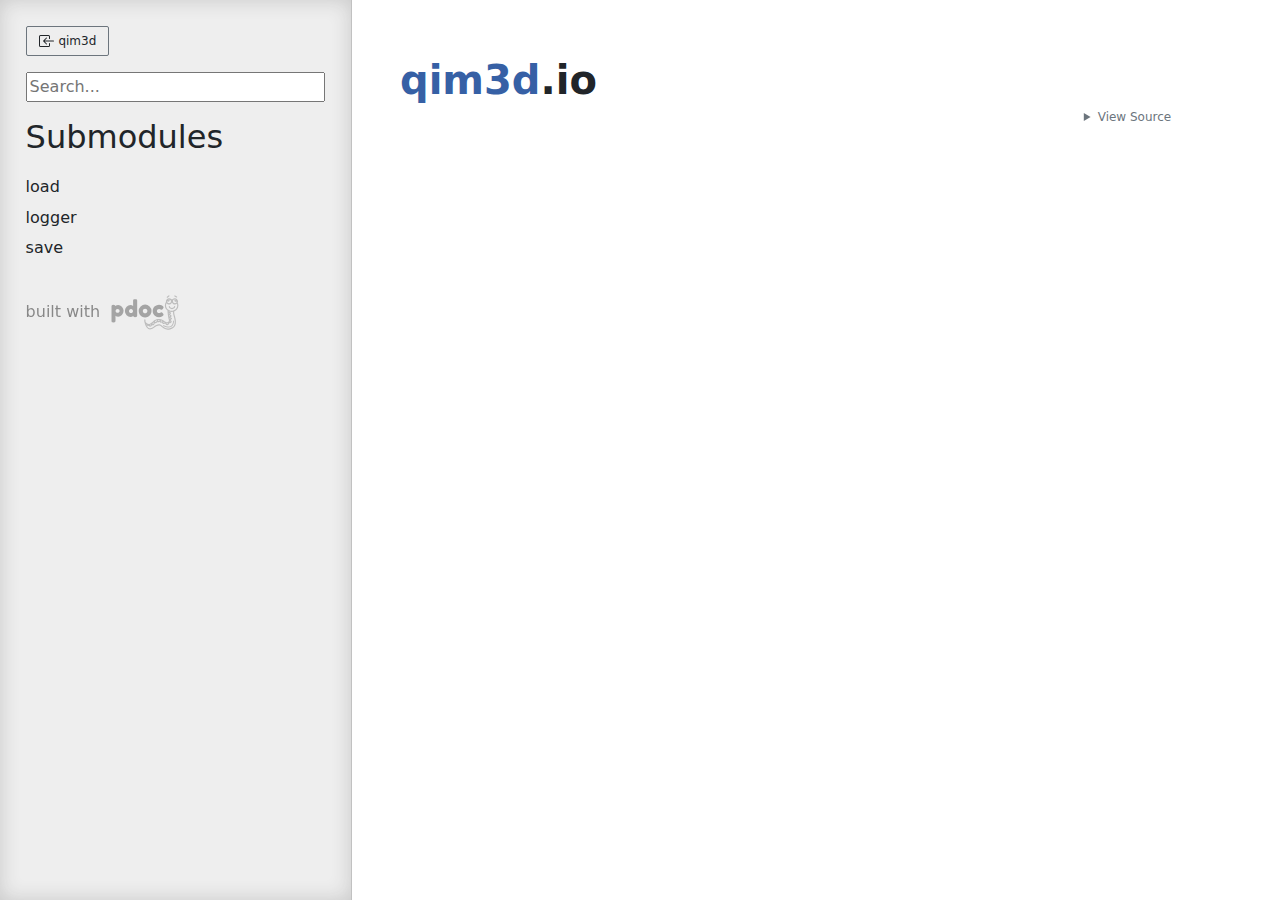
<file: docs/qim3d/io.html>
<!doctype html>
<html lang="en">
<head>
    <meta charset="utf-8">
    <meta name="viewport" content="width=device-width, initial-scale=1">
    <meta name="generator" content="pdoc 13.1.1"/>
    <title>qim3d.io API documentation</title>

    <style>/*! * Bootstrap Reboot v5.0.0 (https://getbootstrap.com/) * Copyright 2011-2021 The Bootstrap Authors * Copyright 2011-2021 Twitter, Inc. * Licensed under MIT (https://github.com/twbs/bootstrap/blob/main/LICENSE) * Forked from Normalize.css, licensed MIT (https://github.com/necolas/normalize.css/blob/master/LICENSE.md) */*,::after,::before{box-sizing:border-box}@media (prefers-reduced-motion:no-preference){:root{scroll-behavior:smooth}}body{margin:0;font-family:system-ui,-apple-system,"Segoe UI",Roboto,"Helvetica Neue",Arial,"Noto Sans","Liberation Sans",sans-serif,"Apple Color Emoji","Segoe UI Emoji","Segoe UI Symbol","Noto Color Emoji";font-size:1rem;font-weight:400;line-height:1.5;color:#212529;background-color:#fff;-webkit-text-size-adjust:100%;-webkit-tap-highlight-color:transparent}hr{margin:1rem 0;color:inherit;background-color:currentColor;border:0;opacity:.25}hr:not([size]){height:1px}h1,h2,h3,h4,h5,h6{margin-top:0;margin-bottom:.5rem;font-weight:500;line-height:1.2}h1{font-size:calc(1.375rem + 1.5vw)}@media (min-width:1200px){h1{font-size:2.5rem}}h2{font-size:calc(1.325rem + .9vw)}@media (min-width:1200px){h2{font-size:2rem}}h3{font-size:calc(1.3rem + .6vw)}@media (min-width:1200px){h3{font-size:1.75rem}}h4{font-size:calc(1.275rem + .3vw)}@media (min-width:1200px){h4{font-size:1.5rem}}h5{font-size:1.25rem}h6{font-size:1rem}p{margin-top:0;margin-bottom:1rem}abbr[data-bs-original-title],abbr[title]{-webkit-text-decoration:underline dotted;text-decoration:underline dotted;cursor:help;-webkit-text-decoration-skip-ink:none;text-decoration-skip-ink:none}address{margin-bottom:1rem;font-style:normal;line-height:inherit}ol,ul{padding-left:2rem}dl,ol,ul{margin-top:0;margin-bottom:1rem}ol ol,ol ul,ul ol,ul ul{margin-bottom:0}dt{font-weight:700}dd{margin-bottom:.5rem;margin-left:0}blockquote{margin:0 0 1rem}b,strong{font-weight:bolder}small{font-size:.875em}mark{padding:.2em;background-color:#fcf8e3}sub,sup{position:relative;font-size:.75em;line-height:0;vertical-align:baseline}sub{bottom:-.25em}sup{top:-.5em}a{color:#0d6efd;text-decoration:underline}a:hover{color:#0a58ca}a:not([href]):not([class]),a:not([href]):not([class]):hover{color:inherit;text-decoration:none}code,kbd,pre,samp{font-family:SFMono-Regular,Menlo,Monaco,Consolas,"Liberation Mono","Courier New",monospace;font-size:1em;direction:ltr;unicode-bidi:bidi-override}pre{display:block;margin-top:0;margin-bottom:1rem;overflow:auto;font-size:.875em}pre code{font-size:inherit;color:inherit;word-break:normal}code{font-size:.875em;color:#d63384;word-wrap:break-word}a>code{color:inherit}kbd{padding:.2rem .4rem;font-size:.875em;color:#fff;background-color:#212529;border-radius:.2rem}kbd kbd{padding:0;font-size:1em;font-weight:700}figure{margin:0 0 1rem}img,svg{vertical-align:middle}table{caption-side:bottom;border-collapse:collapse}caption{padding-top:.5rem;padding-bottom:.5rem;color:#6c757d;text-align:left}th{text-align:inherit;text-align:-webkit-match-parent}tbody,td,tfoot,th,thead,tr{border-color:inherit;border-style:solid;border-width:0}label{display:inline-block}button{border-radius:0}button:focus:not(:focus-visible){outline:0}button,input,optgroup,select,textarea{margin:0;font-family:inherit;font-size:inherit;line-height:inherit}button,select{text-transform:none}[role=button]{cursor:pointer}select{word-wrap:normal}select:disabled{opacity:1}[list]::-webkit-calendar-picker-indicator{display:none}[type=button],[type=reset],[type=submit],button{-webkit-appearance:button}[type=button]:not(:disabled),[type=reset]:not(:disabled),[type=submit]:not(:disabled),button:not(:disabled){cursor:pointer}::-moz-focus-inner{padding:0;border-style:none}textarea{resize:vertical}fieldset{min-width:0;padding:0;margin:0;border:0}legend{float:left;width:100%;padding:0;margin-bottom:.5rem;font-size:calc(1.275rem + .3vw);line-height:inherit}@media (min-width:1200px){legend{font-size:1.5rem}}legend+*{clear:left}::-webkit-datetime-edit-day-field,::-webkit-datetime-edit-fields-wrapper,::-webkit-datetime-edit-hour-field,::-webkit-datetime-edit-minute,::-webkit-datetime-edit-month-field,::-webkit-datetime-edit-text,::-webkit-datetime-edit-year-field{padding:0}::-webkit-inner-spin-button{height:auto}[type=search]{outline-offset:-2px;-webkit-appearance:textfield}::-webkit-search-decoration{-webkit-appearance:none}::-webkit-color-swatch-wrapper{padding:0}::file-selector-button{font:inherit}::-webkit-file-upload-button{font:inherit;-webkit-appearance:button}output{display:inline-block}iframe{border:0}summary{display:list-item;cursor:pointer}progress{vertical-align:baseline}[hidden]{display:none!important}</style>
    <style>/*! syntax-highlighting.css */pre{line-height:125%;}span.linenos{color:inherit; background-color:transparent; padding-left:5px; padding-right:20px;}.pdoc-code .hll{background-color:#ffffcc}.pdoc-code{background:#f8f8f8;}.pdoc-code .c{color:#3D7B7B; font-style:italic}.pdoc-code .err{border:1px solid #FF0000}.pdoc-code .k{color:#008000; font-weight:bold}.pdoc-code .o{color:#666666}.pdoc-code .ch{color:#3D7B7B; font-style:italic}.pdoc-code .cm{color:#3D7B7B; font-style:italic}.pdoc-code .cp{color:#9C6500}.pdoc-code .cpf{color:#3D7B7B; font-style:italic}.pdoc-code .c1{color:#3D7B7B; font-style:italic}.pdoc-code .cs{color:#3D7B7B; font-style:italic}.pdoc-code .gd{color:#A00000}.pdoc-code .ge{font-style:italic}.pdoc-code .gr{color:#E40000}.pdoc-code .gh{color:#000080; font-weight:bold}.pdoc-code .gi{color:#008400}.pdoc-code .go{color:#717171}.pdoc-code .gp{color:#000080; font-weight:bold}.pdoc-code .gs{font-weight:bold}.pdoc-code .gu{color:#800080; font-weight:bold}.pdoc-code .gt{color:#0044DD}.pdoc-code .kc{color:#008000; font-weight:bold}.pdoc-code .kd{color:#008000; font-weight:bold}.pdoc-code .kn{color:#008000; font-weight:bold}.pdoc-code .kp{color:#008000}.pdoc-code .kr{color:#008000; font-weight:bold}.pdoc-code .kt{color:#B00040}.pdoc-code .m{color:#666666}.pdoc-code .s{color:#BA2121}.pdoc-code .na{color:#687822}.pdoc-code .nb{color:#008000}.pdoc-code .nc{color:#0000FF; font-weight:bold}.pdoc-code .no{color:#880000}.pdoc-code .nd{color:#AA22FF}.pdoc-code .ni{color:#717171; font-weight:bold}.pdoc-code .ne{color:#CB3F38; font-weight:bold}.pdoc-code .nf{color:#0000FF}.pdoc-code .nl{color:#767600}.pdoc-code .nn{color:#0000FF; font-weight:bold}.pdoc-code .nt{color:#008000; font-weight:bold}.pdoc-code .nv{color:#19177C}.pdoc-code .ow{color:#AA22FF; font-weight:bold}.pdoc-code .w{color:#bbbbbb}.pdoc-code .mb{color:#666666}.pdoc-code .mf{color:#666666}.pdoc-code .mh{color:#666666}.pdoc-code .mi{color:#666666}.pdoc-code .mo{color:#666666}.pdoc-code .sa{color:#BA2121}.pdoc-code .sb{color:#BA2121}.pdoc-code .sc{color:#BA2121}.pdoc-code .dl{color:#BA2121}.pdoc-code .sd{color:#BA2121; font-style:italic}.pdoc-code .s2{color:#BA2121}.pdoc-code .se{color:#AA5D1F; font-weight:bold}.pdoc-code .sh{color:#BA2121}.pdoc-code .si{color:#A45A77; font-weight:bold}.pdoc-code .sx{color:#008000}.pdoc-code .sr{color:#A45A77}.pdoc-code .s1{color:#BA2121}.pdoc-code .ss{color:#19177C}.pdoc-code .bp{color:#008000}.pdoc-code .fm{color:#0000FF}.pdoc-code .vc{color:#19177C}.pdoc-code .vg{color:#19177C}.pdoc-code .vi{color:#19177C}.pdoc-code .vm{color:#19177C}.pdoc-code .il{color:#666666}</style>
    <style>/*! theme.css */:root{--pdoc-background:#fff;}.pdoc{--text:#212529;--muted:#6c757d;--link:#3660a5;--link-hover:#1659c5;--code:#f8f8f8;--active:#fff598;--accent:#eee;--accent2:#c1c1c1;--nav-hover:rgba(255, 255, 255, 0.5);--name:#0066BB;--def:#008800;--annotation:#007020;}</style>
    <style>/*! layout.css */html, body{width:100%;height:100%;}html, main{scroll-behavior:smooth;}body{background-color:var(--pdoc-background);}@media (max-width:769px){#navtoggle{cursor:pointer;position:absolute;width:50px;height:40px;top:1rem;right:1rem;border-color:var(--text);color:var(--text);display:flex;opacity:0.8;z-index:999;}#navtoggle:hover{opacity:1;}#togglestate + div{display:none;}#togglestate:checked + div{display:inherit;}main, header{padding:2rem 3vw;}header + main{margin-top:-3rem;}.git-button{display:none !important;}nav input[type="search"]{max-width:77%;}nav input[type="search"]:first-child{margin-top:-6px;}nav input[type="search"]:valid ~ *{display:none !important;}}@media (min-width:770px){:root{--sidebar-width:clamp(12.5rem, 28vw, 22rem);}nav{position:fixed;overflow:auto;height:100vh;width:var(--sidebar-width);}main, header{padding:3rem 2rem 3rem calc(var(--sidebar-width) + 3rem);width:calc(54rem + var(--sidebar-width));max-width:100%;}header + main{margin-top:-4rem;}#navtoggle{display:none;}}#togglestate{position:absolute;height:0;opacity:0;}nav.pdoc{--pad:clamp(0.5rem, 2vw, 1.75rem);--indent:1.5rem;background-color:var(--accent);border-right:1px solid var(--accent2);box-shadow:0 0 20px rgba(50, 50, 50, .2) inset;padding:0 0 0 var(--pad);overflow-wrap:anywhere;scrollbar-width:thin; scrollbar-color:var(--accent2) transparent }nav.pdoc::-webkit-scrollbar{width:.4rem; }nav.pdoc::-webkit-scrollbar-thumb{background-color:var(--accent2); }nav.pdoc > div{padding:var(--pad) 0;}nav.pdoc .module-list-button{display:inline-flex;align-items:center;color:var(--text);border-color:var(--muted);margin-bottom:1rem;}nav.pdoc .module-list-button:hover{border-color:var(--text);}nav.pdoc input[type=search]{display:block;outline-offset:0;width:calc(100% - var(--pad));}nav.pdoc .logo{max-width:calc(100% - var(--pad));max-height:35vh;display:block;margin:0 auto 1rem;transform:translate(calc(-.5 * var(--pad)), 0);}nav.pdoc ul{list-style:none;padding-left:0;}nav.pdoc > div > ul{margin-left:calc(0px - var(--pad));}nav.pdoc li a{padding:.2rem 0 .2rem calc(var(--pad) + var(--indent));}nav.pdoc > div > ul > li > a{padding-left:var(--pad);}nav.pdoc li{transition:all 100ms;}nav.pdoc li:hover{background-color:var(--nav-hover);}nav.pdoc a, nav.pdoc a:hover{color:var(--text);}nav.pdoc a{display:block;}nav.pdoc > h2:first-of-type{margin-top:1.5rem;}nav.pdoc .class:before{content:"class ";color:var(--muted);}nav.pdoc .function:after{content:"()";color:var(--muted);}nav.pdoc footer:before{content:"";display:block;width:calc(100% - var(--pad));border-top:solid var(--accent2) 1px;margin-top:1.5rem;padding-top:.5rem;}nav.pdoc footer{font-size:small;}</style>
    <style>/*! content.css */.pdoc{color:var(--text);box-sizing:border-box;line-height:1.5;background:none;}.pdoc .pdoc-button{cursor:pointer;display:inline-block;border:solid black 1px;border-radius:2px;font-size:.75rem;padding:calc(0.5em - 1px) 1em;transition:100ms all;}.pdoc .pdoc-alert{padding:1rem 1rem 1rem calc(1.5rem + 24px);border:1px solid transparent;border-radius:.25rem;background-repeat:no-repeat;background-position:1rem center;margin-bottom:1rem;}.pdoc .pdoc-alert > *:last-child{margin-bottom:0;}.pdoc .pdoc-alert-note {color:#084298;background-color:#cfe2ff;border-color:#b6d4fe;background-image:url("data:image/svg+xml,%3Csvg%20xmlns%3D%22http%3A//www.w3.org/2000/svg%22%20width%3D%2224%22%20height%3D%2224%22%20fill%3D%22%23084298%22%20viewBox%3D%220%200%2016%2016%22%3E%3Cpath%20d%3D%22M8%2016A8%208%200%201%200%208%200a8%208%200%200%200%200%2016zm.93-9.412-1%204.705c-.07.34.029.533.304.533.194%200%20.487-.07.686-.246l-.088.416c-.287.346-.92.598-1.465.598-.703%200-1.002-.422-.808-1.319l.738-3.468c.064-.293.006-.399-.287-.47l-.451-.081.082-.381%202.29-.287zM8%205.5a1%201%200%201%201%200-2%201%201%200%200%201%200%202z%22/%3E%3C/svg%3E");}.pdoc .pdoc-alert-warning{color:#664d03;background-color:#fff3cd;border-color:#ffecb5;background-image:url("data:image/svg+xml,%3Csvg%20xmlns%3D%22http%3A//www.w3.org/2000/svg%22%20width%3D%2224%22%20height%3D%2224%22%20fill%3D%22%23664d03%22%20viewBox%3D%220%200%2016%2016%22%3E%3Cpath%20d%3D%22M8.982%201.566a1.13%201.13%200%200%200-1.96%200L.165%2013.233c-.457.778.091%201.767.98%201.767h13.713c.889%200%201.438-.99.98-1.767L8.982%201.566zM8%205c.535%200%20.954.462.9.995l-.35%203.507a.552.552%200%200%201-1.1%200L7.1%205.995A.905.905%200%200%201%208%205zm.002%206a1%201%200%201%201%200%202%201%201%200%200%201%200-2z%22/%3E%3C/svg%3E");}.pdoc .pdoc-alert-danger{color:#842029;background-color:#f8d7da;border-color:#f5c2c7;background-image:url("data:image/svg+xml,%3Csvg%20xmlns%3D%22http%3A//www.w3.org/2000/svg%22%20width%3D%2224%22%20height%3D%2224%22%20fill%3D%22%23842029%22%20viewBox%3D%220%200%2016%2016%22%3E%3Cpath%20d%3D%22M5.52.359A.5.5%200%200%201%206%200h4a.5.5%200%200%201%20.474.658L8.694%206H12.5a.5.5%200%200%201%20.395.807l-7%209a.5.5%200%200%201-.873-.454L6.823%209.5H3.5a.5.5%200%200%201-.48-.641l2.5-8.5z%22/%3E%3C/svg%3E");}.pdoc .visually-hidden{position:absolute !important;width:1px !important;height:1px !important;padding:0 !important;margin:-1px !important;overflow:hidden !important;clip:rect(0, 0, 0, 0) !important;white-space:nowrap !important;border:0 !important;}.pdoc h1, .pdoc h2, .pdoc h3{font-weight:300;margin:.3em 0;padding:.2em 0;}.pdoc > section:not(.module-info) h1{font-size:1.5rem;font-weight:500;}.pdoc > section:not(.module-info) h2{font-size:1.4rem;font-weight:500;}.pdoc > section:not(.module-info) h3{font-size:1.3rem;font-weight:500;}.pdoc > section:not(.module-info) h4{font-size:1.2rem;}.pdoc > section:not(.module-info) h5{font-size:1.1rem;}.pdoc a{text-decoration:none;color:var(--link);}.pdoc a:hover{color:var(--link-hover);}.pdoc blockquote{margin-left:2rem;}.pdoc pre{border-top:1px solid var(--accent2);border-bottom:1px solid var(--accent2);margin-top:0;margin-bottom:1em;padding:.5rem 0 .5rem .5rem;overflow-x:auto;background-color:var(--code);}.pdoc code{color:var(--text);padding:.2em .4em;margin:0;font-size:85%;background-color:var(--code);border-radius:6px;}.pdoc a > code{color:inherit;}.pdoc pre > code{display:inline-block;font-size:inherit;background:none;border:none;padding:0;}.pdoc > section:not(.module-info){margin-bottom:1.5rem;}.pdoc .modulename{margin-top:0;font-weight:bold;}.pdoc .modulename a{color:var(--link);transition:100ms all;}.pdoc .git-button{float:right;border:solid var(--link) 1px;}.pdoc .git-button:hover{background-color:var(--link);color:var(--pdoc-background);}.view-source-toggle-state,.view-source-toggle-state ~ .pdoc-code{display:none;}.view-source-toggle-state:checked ~ .pdoc-code{display:block;}.view-source-button{display:inline-block;float:right;font-size:.75rem;line-height:1.5rem;color:var(--muted);padding:0 .4rem 0 1.3rem;cursor:pointer;text-indent:-2px;}.view-source-button > span{visibility:hidden;}.module-info .view-source-button{float:none;display:flex;justify-content:flex-end;margin:-1.2rem .4rem -.2rem 0;}.view-source-button::before{position:absolute;content:"View Source";display:list-item;list-style-type:disclosure-closed;}.view-source-toggle-state:checked ~ .attr .view-source-button::before,.view-source-toggle-state:checked ~ .view-source-button::before{list-style-type:disclosure-open;}.pdoc .docstring{margin-bottom:1.5rem;}.pdoc section:not(.module-info) .docstring{margin-left:clamp(0rem, 5vw - 2rem, 1rem);}.pdoc .docstring .pdoc-code{margin-left:1em;margin-right:1em;}.pdoc h1:target,.pdoc h2:target,.pdoc h3:target,.pdoc h4:target,.pdoc h5:target,.pdoc h6:target,.pdoc .pdoc-code > pre > span:target{background-color:var(--active);box-shadow:-1rem 0 0 0 var(--active);}.pdoc .pdoc-code > pre > span:target{display:block;}.pdoc div:target > .attr,.pdoc section:target > .attr,.pdoc dd:target > a{background-color:var(--active);}.pdoc *{scroll-margin:2rem;}.pdoc .pdoc-code .linenos{user-select:none;}.pdoc .attr:hover{filter:contrast(0.95);}.pdoc section, .pdoc .classattr{position:relative;}.pdoc .headerlink{--width:clamp(1rem, 3vw, 2rem);position:absolute;top:0;left:calc(0rem - var(--width));transition:all 100ms ease-in-out;opacity:0;}.pdoc .headerlink::before{content:"#";display:block;text-align:center;width:var(--width);height:2.3rem;line-height:2.3rem;font-size:1.5rem;}.pdoc .attr:hover ~ .headerlink,.pdoc *:target > .headerlink,.pdoc .headerlink:hover{opacity:1;}.pdoc .attr{display:block;margin:.5rem 0 .5rem;padding:.4rem .4rem .4rem 1rem;background-color:var(--accent);overflow-x:auto;}.pdoc .classattr{margin-left:2rem;}.pdoc .name{color:var(--name);font-weight:bold;}.pdoc .def{color:var(--def);font-weight:bold;}.pdoc .signature{background-color:transparent;}.pdoc .param, .pdoc .return-annotation{white-space:pre;}.pdoc .signature.multiline .param{display:block;}.pdoc .signature.condensed .param{display:inline-block;}.pdoc .annotation{color:var(--annotation);}.pdoc .view-value-toggle-state,.pdoc .view-value-toggle-state ~ .default_value{display:none;}.pdoc .view-value-toggle-state:checked ~ .default_value{display:inherit;}.pdoc .view-value-button{font-size:.5rem;vertical-align:middle;border-style:dashed;margin-top:-0.1rem;}.pdoc .view-value-button:hover{background:white;}.pdoc .view-value-button::before{content:"show";text-align:center;width:2.2em;display:inline-block;}.pdoc .view-value-toggle-state:checked ~ .view-value-button::before{content:"hide";}.pdoc .inherited{margin-left:2rem;}.pdoc .inherited dt{font-weight:700;}.pdoc .inherited dt, .pdoc .inherited dd{display:inline;margin-left:0;margin-bottom:.5rem;}.pdoc .inherited dd:not(:last-child):after{content:", ";}.pdoc .inherited .class:before{content:"class ";}.pdoc .inherited .function a:after{content:"()";}.pdoc .search-result .docstring{overflow:auto;max-height:25vh;}.pdoc .search-result.focused > .attr{background-color:var(--active);}.pdoc .attribution{margin-top:2rem;display:block;opacity:0.5;transition:all 200ms;filter:grayscale(100%);}.pdoc .attribution:hover{opacity:1;filter:grayscale(0%);}.pdoc .attribution img{margin-left:5px;height:35px;vertical-align:middle;width:70px;transition:all 200ms;}.pdoc table{display:block;width:max-content;max-width:100%;overflow:auto;margin-bottom:1rem;}.pdoc table th{font-weight:600;}.pdoc table th, .pdoc table td{padding:6px 13px;border:1px solid var(--accent2);}</style>
    <style>/*! custom.css */</style></head>
<body>
    <nav class="pdoc">
        <label id="navtoggle" for="togglestate" class="pdoc-button"><svg xmlns='http://www.w3.org/2000/svg' viewBox='0 0 30 30'><path stroke-linecap='round' stroke="currentColor" stroke-miterlimit='10' stroke-width='2' d='M4 7h22M4 15h22M4 23h22'/></svg></label>
        <input id="togglestate" type="checkbox" aria-hidden="true" tabindex="-1">
        <div>            <a class="pdoc-button module-list-button" href="../qim3d.html">
<svg xmlns="http://www.w3.org/2000/svg" width="16" height="16" fill="currentColor" class="bi bi-box-arrow-in-left" viewBox="0 0 16 16">
  <path fill-rule="evenodd" d="M10 3.5a.5.5 0 0 0-.5-.5h-8a.5.5 0 0 0-.5.5v9a.5.5 0 0 0 .5.5h8a.5.5 0 0 0 .5-.5v-2a.5.5 0 0 1 1 0v2A1.5 1.5 0 0 1 9.5 14h-8A1.5 1.5 0 0 1 0 12.5v-9A1.5 1.5 0 0 1 1.5 2h8A1.5 1.5 0 0 1 11 3.5v2a.5.5 0 0 1-1 0v-2z"/>
  <path fill-rule="evenodd" d="M4.146 8.354a.5.5 0 0 1 0-.708l3-3a.5.5 0 1 1 .708.708L5.707 7.5H14.5a.5.5 0 0 1 0 1H5.707l2.147 2.146a.5.5 0 0 1-.708.708l-3-3z"/>
</svg>                &nbsp;qim3d</a>


            <input type="search" placeholder="Search..." role="searchbox" aria-label="search"
                   pattern=".+" required>


            <h2>Submodules</h2>
            <ul>
                    <li><a href="io/load.html">load</a></li>
                    <li><a href="io/logger.html">logger</a></li>
                    <li><a href="io/save.html">save</a></li>
            </ul>



        <a class="attribution" title="pdoc: Python API documentation generator" href="https://pdoc.dev" target="_blank">
            built with <span class="visually-hidden">pdoc</span><img
                alt="pdoc logo"
                src="data:image/svg+xml,%3Csvg%20xmlns%3D%22http%3A//www.w3.org/2000/svg%22%20role%3D%22img%22%20aria-label%3D%22pdoc%20logo%22%20width%3D%22300%22%20height%3D%22150%22%20viewBox%3D%22-1%200%2060%2030%22%3E%3Ctitle%3Epdoc%3C/title%3E%3Cpath%20d%3D%22M29.621%2021.293c-.011-.273-.214-.475-.511-.481a.5.5%200%200%200-.489.503l-.044%201.393c-.097.551-.695%201.215-1.566%201.704-.577.428-1.306.486-2.193.182-1.426-.617-2.467-1.654-3.304-2.487l-.173-.172a3.43%203.43%200%200%200-.365-.306.49.49%200%200%200-.286-.196c-1.718-1.06-4.931-1.47-7.353.191l-.219.15c-1.707%201.187-3.413%202.131-4.328%201.03-.02-.027-.49-.685-.141-1.763.233-.721.546-2.408.772-4.076.042-.09.067-.187.046-.288.166-1.347.277-2.625.241-3.351%201.378-1.008%202.271-2.586%202.271-4.362%200-.976-.272-1.935-.788-2.774-.057-.094-.122-.18-.184-.268.033-.167.052-.339.052-.516%200-1.477-1.202-2.679-2.679-2.679-.791%200-1.496.352-1.987.9a6.3%206.3%200%200%200-1.001.029c-.492-.564-1.207-.929-2.012-.929-1.477%200-2.679%201.202-2.679%202.679A2.65%202.65%200%200%200%20.97%206.554c-.383.747-.595%201.572-.595%202.41%200%202.311%201.507%204.29%203.635%205.107-.037.699-.147%202.27-.423%203.294l-.137.461c-.622%202.042-2.515%208.257%201.727%2010.643%201.614.908%203.06%201.248%204.317%201.248%202.665%200%204.492-1.524%205.322-2.401%201.476-1.559%202.886-1.854%206.491.82%201.877%201.393%203.514%201.753%204.861%201.068%202.223-1.713%202.811-3.867%203.399-6.374.077-.846.056-1.469.054-1.537zm-4.835%204.313c-.054.305-.156.586-.242.629-.034-.007-.131-.022-.307-.157-.145-.111-.314-.478-.456-.908.221.121.432.25.675.355.115.039.219.051.33.081zm-2.251-1.238c-.05.33-.158.648-.252.694-.022.001-.125-.018-.307-.157-.217-.166-.488-.906-.639-1.573.358.344.754.693%201.198%201.036zm-3.887-2.337c-.006-.116-.018-.231-.041-.342.635.145%201.189.368%201.599.625.097.231.166.481.174.642-.03.049-.055.101-.067.158-.046.013-.128.026-.298.004-.278-.037-.901-.57-1.367-1.087zm-1.127-.497c.116.306.176.625.12.71-.019.014-.117.045-.345.016-.206-.027-.604-.332-.986-.695.41-.051.816-.056%201.211-.031zm-4.535%201.535c.209.22.379.47.358.598-.006.041-.088.138-.351.234-.144.055-.539-.063-.979-.259a11.66%2011.66%200%200%200%20.972-.573zm.983-.664c.359-.237.738-.418%201.126-.554.25.237.479.548.457.694-.006.042-.087.138-.351.235-.174.064-.694-.105-1.232-.375zm-3.381%201.794c-.022.145-.061.29-.149.401-.133.166-.358.248-.69.251h-.002c-.133%200-.306-.26-.45-.621.417.091.854.07%201.291-.031zm-2.066-8.077a4.78%204.78%200%200%201-.775-.584c.172-.115.505-.254.88-.378l-.105.962zm-.331%202.302a10.32%2010.32%200%200%201-.828-.502c.202-.143.576-.328.984-.49l-.156.992zm-.45%202.157l-.701-.403c.214-.115.536-.249.891-.376a11.57%2011.57%200%200%201-.19.779zm-.181%201.716c.064.398.194.702.298.893-.194-.051-.435-.162-.736-.398.061-.119.224-.3.438-.495zM8.87%204.141c0%20.152-.123.276-.276.276s-.275-.124-.275-.276.123-.276.276-.276.275.124.275.276zm-.735-.389a1.15%201.15%200%200%200-.314.783%201.16%201.16%200%200%200%201.162%201.162c.457%200%20.842-.27%201.032-.653.026.117.042.238.042.362a1.68%201.68%200%200%201-1.679%201.679%201.68%201.68%200%200%201-1.679-1.679c0-.843.626-1.535%201.436-1.654zM5.059%205.406A1.68%201.68%200%200%201%203.38%207.085a1.68%201.68%200%200%201-1.679-1.679c0-.037.009-.072.011-.109.21.3.541.508.935.508a1.16%201.16%200%200%200%201.162-1.162%201.14%201.14%200%200%200-.474-.912c.015%200%20.03-.005.045-.005.926.001%201.679.754%201.679%201.68zM3.198%204.141c0%20.152-.123.276-.276.276s-.275-.124-.275-.276.123-.276.276-.276.275.124.275.276zM1.375%208.964c0-.52.103-1.035.288-1.52.466.394%201.06.64%201.717.64%201.144%200%202.116-.725%202.499-1.738.383%201.012%201.355%201.738%202.499%201.738.867%200%201.631-.421%202.121-1.062.307.605.478%201.267.478%201.942%200%202.486-2.153%204.51-4.801%204.51s-4.801-2.023-4.801-4.51zm24.342%2019.349c-.985.498-2.267.168-3.813-.979-3.073-2.281-5.453-3.199-7.813-.705-1.315%201.391-4.163%203.365-8.423.97-3.174-1.786-2.239-6.266-1.261-9.479l.146-.492c.276-1.02.395-2.457.444-3.268a6.11%206.11%200%200%200%201.18.115%206.01%206.01%200%200%200%202.536-.562l-.006.175c-.802.215-1.848.612-2.021%201.25-.079.295.021.601.274.837.219.203.415.364.598.501-.667.304-1.243.698-1.311%201.179-.02.144-.022.507.393.787.213.144.395.26.564.365-1.285.521-1.361.96-1.381%201.126-.018.142-.011.496.427.746l.854.489c-.473.389-.971.914-.999%201.429-.018.278.095.532.316.713.675.556%201.231.721%201.653.721.059%200%20.104-.014.158-.02.207.707.641%201.64%201.513%201.64h.013c.8-.008%201.236-.345%201.462-.626.173-.216.268-.457.325-.692.424.195.93.374%201.372.374.151%200%20.294-.021.423-.068.732-.27.944-.704.993-1.021.009-.061.003-.119.002-.179.266.086.538.147.789.147.15%200%20.294-.021.423-.069.542-.2.797-.489.914-.754.237.147.478.258.704.288.106.014.205.021.296.021.356%200%20.595-.101.767-.229.438.435%201.094.992%201.656%201.067.106.014.205.021.296.021a1.56%201.56%200%200%200%20.323-.035c.17.575.453%201.289.866%201.605.358.273.665.362.914.362a.99.99%200%200%200%20.421-.093%201.03%201.03%200%200%200%20.245-.164c.168.428.39.846.68%201.068.358.273.665.362.913.362a.99.99%200%200%200%20.421-.093c.317-.148.512-.448.639-.762.251.157.495.257.726.257.127%200%20.25-.024.37-.071.427-.17.706-.617.841-1.314.022-.015.047-.022.068-.038.067-.051.133-.104.196-.159-.443%201.486-1.107%202.761-2.086%203.257zM8.66%209.925a.5.5%200%201%200-1%200c0%20.653-.818%201.205-1.787%201.205s-1.787-.552-1.787-1.205a.5.5%200%201%200-1%200c0%201.216%201.25%202.205%202.787%202.205s2.787-.989%202.787-2.205zm4.4%2015.965l-.208.097c-2.661%201.258-4.708%201.436-6.086.527-1.542-1.017-1.88-3.19-1.844-4.198a.4.4%200%200%200-.385-.414c-.242-.029-.406.164-.414.385-.046%201.249.367%203.686%202.202%204.896.708.467%201.547.7%202.51.7%201.248%200%202.706-.392%204.362-1.174l.185-.086a.4.4%200%200%200%20.205-.527c-.089-.204-.326-.291-.527-.206zM9.547%202.292c.093.077.205.114.317.114a.5.5%200%200%200%20.318-.886L8.817.397a.5.5%200%200%200-.703.068.5.5%200%200%200%20.069.703l1.364%201.124zm-7.661-.065c.086%200%20.173-.022.253-.068l1.523-.893a.5.5%200%200%200-.506-.863l-1.523.892a.5.5%200%200%200-.179.685c.094.158.261.247.432.247z%22%20transform%3D%22matrix%28-1%200%200%201%2058%200%29%22%20fill%3D%22%233bb300%22/%3E%3Cpath%20d%3D%22M.3%2021.86V10.18q0-.46.02-.68.04-.22.18-.5.28-.54%201.34-.54%201.06%200%201.42.28.38.26.44.78.76-1.04%202.38-1.04%201.64%200%203.1%201.54%201.46%201.54%201.46%203.58%200%202.04-1.46%203.58-1.44%201.54-3.08%201.54-1.64%200-2.38-.92v4.04q0%20.46-.04.68-.02.22-.18.5-.14.3-.5.42-.36.12-.98.12-.62%200-1-.12-.36-.12-.52-.4-.14-.28-.18-.5-.02-.22-.02-.68zm3.96-9.42q-.46.54-.46%201.18%200%20.64.46%201.18.48.52%201.2.52.74%200%201.24-.52.52-.52.52-1.18%200-.66-.48-1.18-.48-.54-1.26-.54-.76%200-1.22.54zm14.741-8.36q.16-.3.54-.42.38-.12%201-.12.64%200%201.02.12.38.12.52.42.16.3.18.54.04.22.04.68v11.94q0%20.46-.04.7-.02.22-.18.5-.3.54-1.7.54-1.38%200-1.54-.98-.84.96-2.34.96-1.8%200-3.28-1.56-1.48-1.58-1.48-3.66%200-2.1%201.48-3.68%201.5-1.58%203.28-1.58%201.48%200%202.3%201v-4.2q0-.46.02-.68.04-.24.18-.52zm-3.24%2010.86q.52.54%201.26.54.74%200%201.22-.54.5-.54.5-1.18%200-.66-.48-1.22-.46-.56-1.26-.56-.8%200-1.28.56-.48.54-.48%201.2%200%20.66.52%201.2zm7.833-1.2q0-2.4%201.68-3.96%201.68-1.56%203.84-1.56%202.16%200%203.82%201.56%201.66%201.54%201.66%203.94%200%201.66-.86%202.96-.86%201.28-2.1%201.9-1.22.6-2.54.6-1.32%200-2.56-.64-1.24-.66-2.1-1.92-.84-1.28-.84-2.88zm4.18%201.44q.64.48%201.3.48.66%200%201.32-.5.66-.5.66-1.48%200-.98-.62-1.46-.62-.48-1.34-.48-.72%200-1.34.5-.62.5-.62%201.48%200%20.96.64%201.46zm11.412-1.44q0%20.84.56%201.32.56.46%201.18.46.64%200%201.18-.36.56-.38.9-.38.6%200%201.46%201.06.46.58.46%201.04%200%20.76-1.1%201.42-1.14.8-2.8.8-1.86%200-3.58-1.34-.82-.64-1.34-1.7-.52-1.08-.52-2.36%200-1.3.52-2.34.52-1.06%201.34-1.7%201.66-1.32%203.54-1.32.76%200%201.48.22.72.2%201.06.4l.32.2q.36.24.56.38.52.4.52.92%200%20.5-.42%201.14-.72%201.1-1.38%201.1-.38%200-1.08-.44-.36-.34-1.04-.34-.66%200-1.24.48-.58.48-.58%201.34z%22%20fill%3D%22green%22/%3E%3C/svg%3E"/>
        </a>
</div>
    </nav>
    <main class="pdoc">
            <section class="module-info">
                    <h1 class="modulename">
<a href="./../qim3d.html">qim3d</a><wbr>.io    </h1>

                
                        <input id="mod-io-view-source" class="view-source-toggle-state" type="checkbox" aria-hidden="true" tabindex="-1">

                        <label class="view-source-button" for="mod-io-view-source"><span>View Source</span></label>

                        <div class="pdoc-code codehilite"><pre><span></span><span id="L-1"><a href="#L-1"><span class="linenos">1</span></a><span class="kn">from</span> <span class="nn">.load</span> <span class="kn">import</span> <span class="n">DataLoader</span><span class="p">,</span> <span class="n">load</span>
</span><span id="L-2"><a href="#L-2"><span class="linenos">2</span></a><span class="kn">from</span> <span class="nn">.save</span> <span class="kn">import</span> <span class="n">save</span>
</span><span id="L-3"><a href="#L-3"><span class="linenos">3</span></a><span class="kn">from</span> <span class="nn">.</span> <span class="kn">import</span> <span class="n">logger</span>
</span></pre></div>


            </section>
    </main>
<script>
    function escapeHTML(html) {
        return document.createElement('div').appendChild(document.createTextNode(html)).parentNode.innerHTML;
    }

    const originalContent = document.querySelector("main.pdoc");
    let currentContent = originalContent;

    function setContent(innerHTML) {
        let elem;
        if (innerHTML) {
            elem = document.createElement("main");
            elem.classList.add("pdoc");
            elem.innerHTML = innerHTML;
        } else {
            elem = originalContent;
        }
        if (currentContent !== elem) {
            currentContent.replaceWith(elem);
            currentContent = elem;
        }
    }

    function getSearchTerm() {
        return (new URL(window.location)).searchParams.get("search");
    }

    const searchBox = document.querySelector(".pdoc input[type=search]");
    searchBox.addEventListener("input", function () {
        let url = new URL(window.location);
        if (searchBox.value.trim()) {
            url.hash = "";
            url.searchParams.set("search", searchBox.value);
        } else {
            url.searchParams.delete("search");
        }
        history.replaceState("", "", url.toString());
        onInput();
    });
    window.addEventListener("popstate", onInput);


    let search, searchErr;

    async function initialize() {
        try {
            search = await new Promise((resolve, reject) => {
                const script = document.createElement("script");
                script.type = "text/javascript";
                script.async = true;
                script.onload = () => resolve(window.pdocSearch);
                script.onerror = (e) => reject(e);
                script.src = "../search.js";
                document.getElementsByTagName("head")[0].appendChild(script);
            });
        } catch (e) {
            console.error("Cannot fetch pdoc search index");
            searchErr = "Cannot fetch search index.";
        }
        onInput();

        document.querySelector("nav.pdoc").addEventListener("click", e => {
            if (e.target.hash) {
                searchBox.value = "";
                searchBox.dispatchEvent(new Event("input"));
            }
        });
    }

    function onInput() {
        setContent((() => {
            const term = getSearchTerm();
            if (!term) {
                return null
            }
            if (searchErr) {
                return `<h3>Error: ${searchErr}</h3>`
            }
            if (!search) {
                return "<h3>Searching...</h3>"
            }

            window.scrollTo({top: 0, left: 0, behavior: 'auto'});

            const results = search(term);

            let html;
            if (results.length === 0) {
                html = `No search results for '${escapeHTML(term)}'.`
            } else {
                html = `<h4>${results.length} search result${results.length > 1 ? "s" : ""} for '${escapeHTML(term)}'.</h4>`;
            }
            for (let result of results.slice(0, 10)) {
                let doc = result.doc;
                let url = `../${doc.modulename.replaceAll(".", "/")}.html`;
                if (doc.qualname) {
                    url += `#${doc.qualname}`;
                }

                let heading;
                switch (result.doc.kind) {
                    case "function":
                        if (doc.fullname.endsWith(".__init__")) {
                            heading = `<span class="name">${doc.fullname.replace(/\.__init__$/, "")}</span>${doc.signature}`;
                        } else {
                            heading = `<span class="def">${doc.funcdef}</span> <span class="name">${doc.fullname}</span>${doc.signature}`;
                        }
                        break;
                    case "class":
                        heading = `<span class="def">class</span> <span class="name">${doc.fullname}</span>`;
                        if (doc.bases)
                            heading += `<wbr>(<span class="base">${doc.bases}</span>)`;
                        heading += `:`;
                        break;
                    case "variable":
                        heading = `<span class="name">${doc.fullname}</span>`;
                        if (doc.annotation)
                            heading += `<span class="annotation">${doc.annotation}</span>`;
                        if (doc.default_value)
                            heading += `<span class="default_value"> = ${doc.default_value}</span>`;
                        break;
                    default:
                        heading = `<span class="name">${doc.fullname}</span>`;
                        break;
                }
                html += `
                        <section class="search-result">
                        <a href="${url}" class="attr ${doc.kind}">${heading}</a>
                        <div class="docstring">${doc.doc}</div>
                        </section>
                    `;

            }
            return html;
        })());
    }

    if (getSearchTerm()) {
        initialize();
        searchBox.value = getSearchTerm();
        onInput();
    } else {
        searchBox.addEventListener("focus", initialize, {once: true});
    }

    searchBox.addEventListener("keydown", e => {
        if (["ArrowDown", "ArrowUp", "Enter"].includes(e.key)) {
            let focused = currentContent.querySelector(".search-result.focused");
            if (!focused) {
                currentContent.querySelector(".search-result").classList.add("focused");
            } else if (
                e.key === "ArrowDown"
                && focused.nextElementSibling
                && focused.nextElementSibling.classList.contains("search-result")
            ) {
                focused.classList.remove("focused");
                focused.nextElementSibling.classList.add("focused");
                focused.nextElementSibling.scrollIntoView({
                    behavior: "smooth",
                    block: "nearest",
                    inline: "nearest"
                });
            } else if (
                e.key === "ArrowUp"
                && focused.previousElementSibling
                && focused.previousElementSibling.classList.contains("search-result")
            ) {
                focused.classList.remove("focused");
                focused.previousElementSibling.classList.add("focused");
                focused.previousElementSibling.scrollIntoView({
                    behavior: "smooth",
                    block: "nearest",
                    inline: "nearest"
                });
            } else if (
                e.key === "Enter"
            ) {
                focused.querySelector("a").click();
            }
        }
    });
</script></body>
</html>
</file>
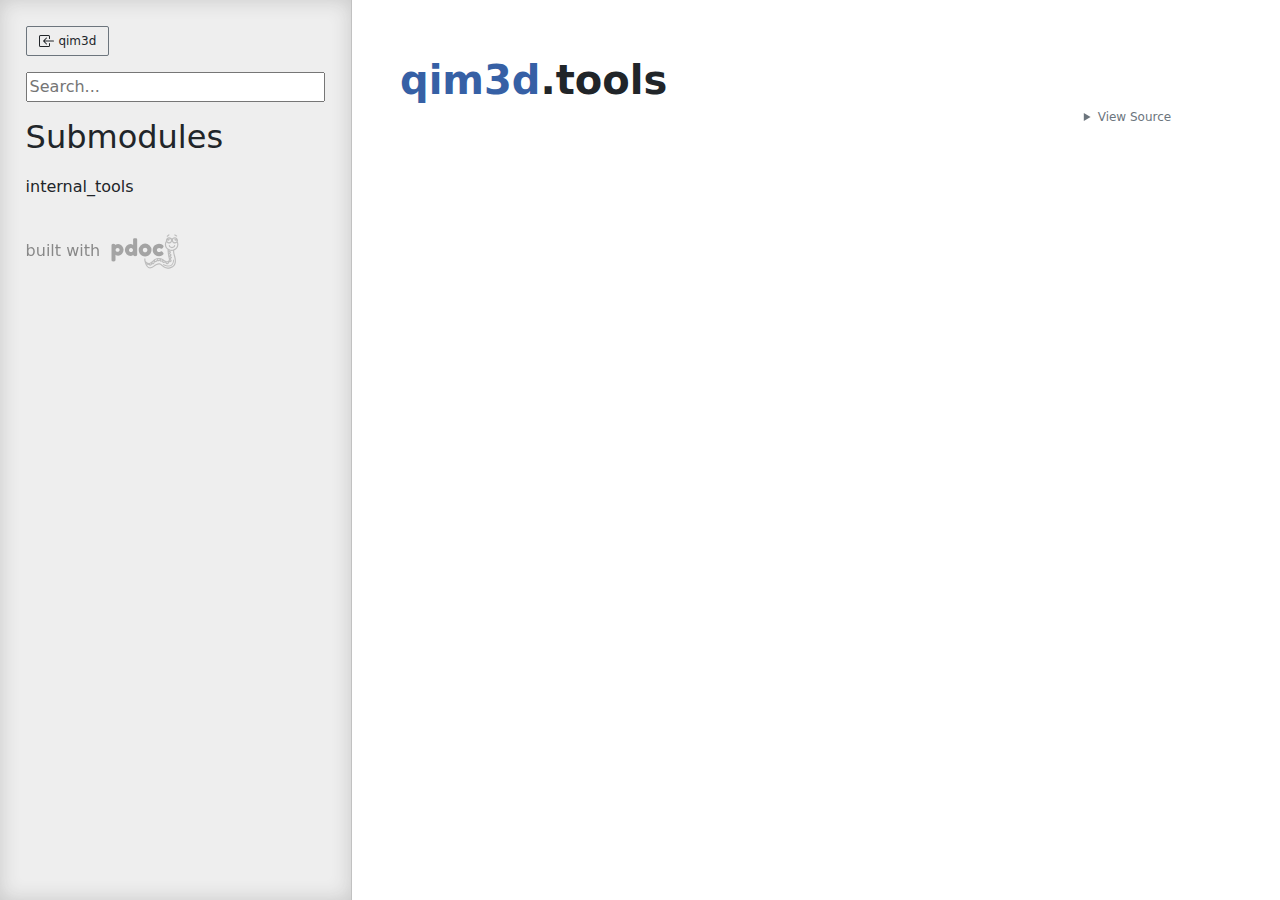
<file: docs/qim3d/tools.html>
<!doctype html>
<html lang="en">
<head>
    <meta charset="utf-8">
    <meta name="viewport" content="width=device-width, initial-scale=1">
    <meta name="generator" content="pdoc 13.1.1"/>
    <title>qim3d.tools API documentation</title>

    <style>/*! * Bootstrap Reboot v5.0.0 (https://getbootstrap.com/) * Copyright 2011-2021 The Bootstrap Authors * Copyright 2011-2021 Twitter, Inc. * Licensed under MIT (https://github.com/twbs/bootstrap/blob/main/LICENSE) * Forked from Normalize.css, licensed MIT (https://github.com/necolas/normalize.css/blob/master/LICENSE.md) */*,::after,::before{box-sizing:border-box}@media (prefers-reduced-motion:no-preference){:root{scroll-behavior:smooth}}body{margin:0;font-family:system-ui,-apple-system,"Segoe UI",Roboto,"Helvetica Neue",Arial,"Noto Sans","Liberation Sans",sans-serif,"Apple Color Emoji","Segoe UI Emoji","Segoe UI Symbol","Noto Color Emoji";font-size:1rem;font-weight:400;line-height:1.5;color:#212529;background-color:#fff;-webkit-text-size-adjust:100%;-webkit-tap-highlight-color:transparent}hr{margin:1rem 0;color:inherit;background-color:currentColor;border:0;opacity:.25}hr:not([size]){height:1px}h1,h2,h3,h4,h5,h6{margin-top:0;margin-bottom:.5rem;font-weight:500;line-height:1.2}h1{font-size:calc(1.375rem + 1.5vw)}@media (min-width:1200px){h1{font-size:2.5rem}}h2{font-size:calc(1.325rem + .9vw)}@media (min-width:1200px){h2{font-size:2rem}}h3{font-size:calc(1.3rem + .6vw)}@media (min-width:1200px){h3{font-size:1.75rem}}h4{font-size:calc(1.275rem + .3vw)}@media (min-width:1200px){h4{font-size:1.5rem}}h5{font-size:1.25rem}h6{font-size:1rem}p{margin-top:0;margin-bottom:1rem}abbr[data-bs-original-title],abbr[title]{-webkit-text-decoration:underline dotted;text-decoration:underline dotted;cursor:help;-webkit-text-decoration-skip-ink:none;text-decoration-skip-ink:none}address{margin-bottom:1rem;font-style:normal;line-height:inherit}ol,ul{padding-left:2rem}dl,ol,ul{margin-top:0;margin-bottom:1rem}ol ol,ol ul,ul ol,ul ul{margin-bottom:0}dt{font-weight:700}dd{margin-bottom:.5rem;margin-left:0}blockquote{margin:0 0 1rem}b,strong{font-weight:bolder}small{font-size:.875em}mark{padding:.2em;background-color:#fcf8e3}sub,sup{position:relative;font-size:.75em;line-height:0;vertical-align:baseline}sub{bottom:-.25em}sup{top:-.5em}a{color:#0d6efd;text-decoration:underline}a:hover{color:#0a58ca}a:not([href]):not([class]),a:not([href]):not([class]):hover{color:inherit;text-decoration:none}code,kbd,pre,samp{font-family:SFMono-Regular,Menlo,Monaco,Consolas,"Liberation Mono","Courier New",monospace;font-size:1em;direction:ltr;unicode-bidi:bidi-override}pre{display:block;margin-top:0;margin-bottom:1rem;overflow:auto;font-size:.875em}pre code{font-size:inherit;color:inherit;word-break:normal}code{font-size:.875em;color:#d63384;word-wrap:break-word}a>code{color:inherit}kbd{padding:.2rem .4rem;font-size:.875em;color:#fff;background-color:#212529;border-radius:.2rem}kbd kbd{padding:0;font-size:1em;font-weight:700}figure{margin:0 0 1rem}img,svg{vertical-align:middle}table{caption-side:bottom;border-collapse:collapse}caption{padding-top:.5rem;padding-bottom:.5rem;color:#6c757d;text-align:left}th{text-align:inherit;text-align:-webkit-match-parent}tbody,td,tfoot,th,thead,tr{border-color:inherit;border-style:solid;border-width:0}label{display:inline-block}button{border-radius:0}button:focus:not(:focus-visible){outline:0}button,input,optgroup,select,textarea{margin:0;font-family:inherit;font-size:inherit;line-height:inherit}button,select{text-transform:none}[role=button]{cursor:pointer}select{word-wrap:normal}select:disabled{opacity:1}[list]::-webkit-calendar-picker-indicator{display:none}[type=button],[type=reset],[type=submit],button{-webkit-appearance:button}[type=button]:not(:disabled),[type=reset]:not(:disabled),[type=submit]:not(:disabled),button:not(:disabled){cursor:pointer}::-moz-focus-inner{padding:0;border-style:none}textarea{resize:vertical}fieldset{min-width:0;padding:0;margin:0;border:0}legend{float:left;width:100%;padding:0;margin-bottom:.5rem;font-size:calc(1.275rem + .3vw);line-height:inherit}@media (min-width:1200px){legend{font-size:1.5rem}}legend+*{clear:left}::-webkit-datetime-edit-day-field,::-webkit-datetime-edit-fields-wrapper,::-webkit-datetime-edit-hour-field,::-webkit-datetime-edit-minute,::-webkit-datetime-edit-month-field,::-webkit-datetime-edit-text,::-webkit-datetime-edit-year-field{padding:0}::-webkit-inner-spin-button{height:auto}[type=search]{outline-offset:-2px;-webkit-appearance:textfield}::-webkit-search-decoration{-webkit-appearance:none}::-webkit-color-swatch-wrapper{padding:0}::file-selector-button{font:inherit}::-webkit-file-upload-button{font:inherit;-webkit-appearance:button}output{display:inline-block}iframe{border:0}summary{display:list-item;cursor:pointer}progress{vertical-align:baseline}[hidden]{display:none!important}</style>
    <style>/*! syntax-highlighting.css */pre{line-height:125%;}span.linenos{color:inherit; background-color:transparent; padding-left:5px; padding-right:20px;}.pdoc-code .hll{background-color:#ffffcc}.pdoc-code{background:#f8f8f8;}.pdoc-code .c{color:#3D7B7B; font-style:italic}.pdoc-code .err{border:1px solid #FF0000}.pdoc-code .k{color:#008000; font-weight:bold}.pdoc-code .o{color:#666666}.pdoc-code .ch{color:#3D7B7B; font-style:italic}.pdoc-code .cm{color:#3D7B7B; font-style:italic}.pdoc-code .cp{color:#9C6500}.pdoc-code .cpf{color:#3D7B7B; font-style:italic}.pdoc-code .c1{color:#3D7B7B; font-style:italic}.pdoc-code .cs{color:#3D7B7B; font-style:italic}.pdoc-code .gd{color:#A00000}.pdoc-code .ge{font-style:italic}.pdoc-code .gr{color:#E40000}.pdoc-code .gh{color:#000080; font-weight:bold}.pdoc-code .gi{color:#008400}.pdoc-code .go{color:#717171}.pdoc-code .gp{color:#000080; font-weight:bold}.pdoc-code .gs{font-weight:bold}.pdoc-code .gu{color:#800080; font-weight:bold}.pdoc-code .gt{color:#0044DD}.pdoc-code .kc{color:#008000; font-weight:bold}.pdoc-code .kd{color:#008000; font-weight:bold}.pdoc-code .kn{color:#008000; font-weight:bold}.pdoc-code .kp{color:#008000}.pdoc-code .kr{color:#008000; font-weight:bold}.pdoc-code .kt{color:#B00040}.pdoc-code .m{color:#666666}.pdoc-code .s{color:#BA2121}.pdoc-code .na{color:#687822}.pdoc-code .nb{color:#008000}.pdoc-code .nc{color:#0000FF; font-weight:bold}.pdoc-code .no{color:#880000}.pdoc-code .nd{color:#AA22FF}.pdoc-code .ni{color:#717171; font-weight:bold}.pdoc-code .ne{color:#CB3F38; font-weight:bold}.pdoc-code .nf{color:#0000FF}.pdoc-code .nl{color:#767600}.pdoc-code .nn{color:#0000FF; font-weight:bold}.pdoc-code .nt{color:#008000; font-weight:bold}.pdoc-code .nv{color:#19177C}.pdoc-code .ow{color:#AA22FF; font-weight:bold}.pdoc-code .w{color:#bbbbbb}.pdoc-code .mb{color:#666666}.pdoc-code .mf{color:#666666}.pdoc-code .mh{color:#666666}.pdoc-code .mi{color:#666666}.pdoc-code .mo{color:#666666}.pdoc-code .sa{color:#BA2121}.pdoc-code .sb{color:#BA2121}.pdoc-code .sc{color:#BA2121}.pdoc-code .dl{color:#BA2121}.pdoc-code .sd{color:#BA2121; font-style:italic}.pdoc-code .s2{color:#BA2121}.pdoc-code .se{color:#AA5D1F; font-weight:bold}.pdoc-code .sh{color:#BA2121}.pdoc-code .si{color:#A45A77; font-weight:bold}.pdoc-code .sx{color:#008000}.pdoc-code .sr{color:#A45A77}.pdoc-code .s1{color:#BA2121}.pdoc-code .ss{color:#19177C}.pdoc-code .bp{color:#008000}.pdoc-code .fm{color:#0000FF}.pdoc-code .vc{color:#19177C}.pdoc-code .vg{color:#19177C}.pdoc-code .vi{color:#19177C}.pdoc-code .vm{color:#19177C}.pdoc-code .il{color:#666666}</style>
    <style>/*! theme.css */:root{--pdoc-background:#fff;}.pdoc{--text:#212529;--muted:#6c757d;--link:#3660a5;--link-hover:#1659c5;--code:#f8f8f8;--active:#fff598;--accent:#eee;--accent2:#c1c1c1;--nav-hover:rgba(255, 255, 255, 0.5);--name:#0066BB;--def:#008800;--annotation:#007020;}</style>
    <style>/*! layout.css */html, body{width:100%;height:100%;}html, main{scroll-behavior:smooth;}body{background-color:var(--pdoc-background);}@media (max-width:769px){#navtoggle{cursor:pointer;position:absolute;width:50px;height:40px;top:1rem;right:1rem;border-color:var(--text);color:var(--text);display:flex;opacity:0.8;z-index:999;}#navtoggle:hover{opacity:1;}#togglestate + div{display:none;}#togglestate:checked + div{display:inherit;}main, header{padding:2rem 3vw;}header + main{margin-top:-3rem;}.git-button{display:none !important;}nav input[type="search"]{max-width:77%;}nav input[type="search"]:first-child{margin-top:-6px;}nav input[type="search"]:valid ~ *{display:none !important;}}@media (min-width:770px){:root{--sidebar-width:clamp(12.5rem, 28vw, 22rem);}nav{position:fixed;overflow:auto;height:100vh;width:var(--sidebar-width);}main, header{padding:3rem 2rem 3rem calc(var(--sidebar-width) + 3rem);width:calc(54rem + var(--sidebar-width));max-width:100%;}header + main{margin-top:-4rem;}#navtoggle{display:none;}}#togglestate{position:absolute;height:0;opacity:0;}nav.pdoc{--pad:clamp(0.5rem, 2vw, 1.75rem);--indent:1.5rem;background-color:var(--accent);border-right:1px solid var(--accent2);box-shadow:0 0 20px rgba(50, 50, 50, .2) inset;padding:0 0 0 var(--pad);overflow-wrap:anywhere;scrollbar-width:thin; scrollbar-color:var(--accent2) transparent }nav.pdoc::-webkit-scrollbar{width:.4rem; }nav.pdoc::-webkit-scrollbar-thumb{background-color:var(--accent2); }nav.pdoc > div{padding:var(--pad) 0;}nav.pdoc .module-list-button{display:inline-flex;align-items:center;color:var(--text);border-color:var(--muted);margin-bottom:1rem;}nav.pdoc .module-list-button:hover{border-color:var(--text);}nav.pdoc input[type=search]{display:block;outline-offset:0;width:calc(100% - var(--pad));}nav.pdoc .logo{max-width:calc(100% - var(--pad));max-height:35vh;display:block;margin:0 auto 1rem;transform:translate(calc(-.5 * var(--pad)), 0);}nav.pdoc ul{list-style:none;padding-left:0;}nav.pdoc > div > ul{margin-left:calc(0px - var(--pad));}nav.pdoc li a{padding:.2rem 0 .2rem calc(var(--pad) + var(--indent));}nav.pdoc > div > ul > li > a{padding-left:var(--pad);}nav.pdoc li{transition:all 100ms;}nav.pdoc li:hover{background-color:var(--nav-hover);}nav.pdoc a, nav.pdoc a:hover{color:var(--text);}nav.pdoc a{display:block;}nav.pdoc > h2:first-of-type{margin-top:1.5rem;}nav.pdoc .class:before{content:"class ";color:var(--muted);}nav.pdoc .function:after{content:"()";color:var(--muted);}nav.pdoc footer:before{content:"";display:block;width:calc(100% - var(--pad));border-top:solid var(--accent2) 1px;margin-top:1.5rem;padding-top:.5rem;}nav.pdoc footer{font-size:small;}</style>
    <style>/*! content.css */.pdoc{color:var(--text);box-sizing:border-box;line-height:1.5;background:none;}.pdoc .pdoc-button{cursor:pointer;display:inline-block;border:solid black 1px;border-radius:2px;font-size:.75rem;padding:calc(0.5em - 1px) 1em;transition:100ms all;}.pdoc .pdoc-alert{padding:1rem 1rem 1rem calc(1.5rem + 24px);border:1px solid transparent;border-radius:.25rem;background-repeat:no-repeat;background-position:1rem center;margin-bottom:1rem;}.pdoc .pdoc-alert > *:last-child{margin-bottom:0;}.pdoc .pdoc-alert-note {color:#084298;background-color:#cfe2ff;border-color:#b6d4fe;background-image:url("data:image/svg+xml,%3Csvg%20xmlns%3D%22http%3A//www.w3.org/2000/svg%22%20width%3D%2224%22%20height%3D%2224%22%20fill%3D%22%23084298%22%20viewBox%3D%220%200%2016%2016%22%3E%3Cpath%20d%3D%22M8%2016A8%208%200%201%200%208%200a8%208%200%200%200%200%2016zm.93-9.412-1%204.705c-.07.34.029.533.304.533.194%200%20.487-.07.686-.246l-.088.416c-.287.346-.92.598-1.465.598-.703%200-1.002-.422-.808-1.319l.738-3.468c.064-.293.006-.399-.287-.47l-.451-.081.082-.381%202.29-.287zM8%205.5a1%201%200%201%201%200-2%201%201%200%200%201%200%202z%22/%3E%3C/svg%3E");}.pdoc .pdoc-alert-warning{color:#664d03;background-color:#fff3cd;border-color:#ffecb5;background-image:url("data:image/svg+xml,%3Csvg%20xmlns%3D%22http%3A//www.w3.org/2000/svg%22%20width%3D%2224%22%20height%3D%2224%22%20fill%3D%22%23664d03%22%20viewBox%3D%220%200%2016%2016%22%3E%3Cpath%20d%3D%22M8.982%201.566a1.13%201.13%200%200%200-1.96%200L.165%2013.233c-.457.778.091%201.767.98%201.767h13.713c.889%200%201.438-.99.98-1.767L8.982%201.566zM8%205c.535%200%20.954.462.9.995l-.35%203.507a.552.552%200%200%201-1.1%200L7.1%205.995A.905.905%200%200%201%208%205zm.002%206a1%201%200%201%201%200%202%201%201%200%200%201%200-2z%22/%3E%3C/svg%3E");}.pdoc .pdoc-alert-danger{color:#842029;background-color:#f8d7da;border-color:#f5c2c7;background-image:url("data:image/svg+xml,%3Csvg%20xmlns%3D%22http%3A//www.w3.org/2000/svg%22%20width%3D%2224%22%20height%3D%2224%22%20fill%3D%22%23842029%22%20viewBox%3D%220%200%2016%2016%22%3E%3Cpath%20d%3D%22M5.52.359A.5.5%200%200%201%206%200h4a.5.5%200%200%201%20.474.658L8.694%206H12.5a.5.5%200%200%201%20.395.807l-7%209a.5.5%200%200%201-.873-.454L6.823%209.5H3.5a.5.5%200%200%201-.48-.641l2.5-8.5z%22/%3E%3C/svg%3E");}.pdoc .visually-hidden{position:absolute !important;width:1px !important;height:1px !important;padding:0 !important;margin:-1px !important;overflow:hidden !important;clip:rect(0, 0, 0, 0) !important;white-space:nowrap !important;border:0 !important;}.pdoc h1, .pdoc h2, .pdoc h3{font-weight:300;margin:.3em 0;padding:.2em 0;}.pdoc > section:not(.module-info) h1{font-size:1.5rem;font-weight:500;}.pdoc > section:not(.module-info) h2{font-size:1.4rem;font-weight:500;}.pdoc > section:not(.module-info) h3{font-size:1.3rem;font-weight:500;}.pdoc > section:not(.module-info) h4{font-size:1.2rem;}.pdoc > section:not(.module-info) h5{font-size:1.1rem;}.pdoc a{text-decoration:none;color:var(--link);}.pdoc a:hover{color:var(--link-hover);}.pdoc blockquote{margin-left:2rem;}.pdoc pre{border-top:1px solid var(--accent2);border-bottom:1px solid var(--accent2);margin-top:0;margin-bottom:1em;padding:.5rem 0 .5rem .5rem;overflow-x:auto;background-color:var(--code);}.pdoc code{color:var(--text);padding:.2em .4em;margin:0;font-size:85%;background-color:var(--code);border-radius:6px;}.pdoc a > code{color:inherit;}.pdoc pre > code{display:inline-block;font-size:inherit;background:none;border:none;padding:0;}.pdoc > section:not(.module-info){margin-bottom:1.5rem;}.pdoc .modulename{margin-top:0;font-weight:bold;}.pdoc .modulename a{color:var(--link);transition:100ms all;}.pdoc .git-button{float:right;border:solid var(--link) 1px;}.pdoc .git-button:hover{background-color:var(--link);color:var(--pdoc-background);}.view-source-toggle-state,.view-source-toggle-state ~ .pdoc-code{display:none;}.view-source-toggle-state:checked ~ .pdoc-code{display:block;}.view-source-button{display:inline-block;float:right;font-size:.75rem;line-height:1.5rem;color:var(--muted);padding:0 .4rem 0 1.3rem;cursor:pointer;text-indent:-2px;}.view-source-button > span{visibility:hidden;}.module-info .view-source-button{float:none;display:flex;justify-content:flex-end;margin:-1.2rem .4rem -.2rem 0;}.view-source-button::before{position:absolute;content:"View Source";display:list-item;list-style-type:disclosure-closed;}.view-source-toggle-state:checked ~ .attr .view-source-button::before,.view-source-toggle-state:checked ~ .view-source-button::before{list-style-type:disclosure-open;}.pdoc .docstring{margin-bottom:1.5rem;}.pdoc section:not(.module-info) .docstring{margin-left:clamp(0rem, 5vw - 2rem, 1rem);}.pdoc .docstring .pdoc-code{margin-left:1em;margin-right:1em;}.pdoc h1:target,.pdoc h2:target,.pdoc h3:target,.pdoc h4:target,.pdoc h5:target,.pdoc h6:target,.pdoc .pdoc-code > pre > span:target{background-color:var(--active);box-shadow:-1rem 0 0 0 var(--active);}.pdoc .pdoc-code > pre > span:target{display:block;}.pdoc div:target > .attr,.pdoc section:target > .attr,.pdoc dd:target > a{background-color:var(--active);}.pdoc *{scroll-margin:2rem;}.pdoc .pdoc-code .linenos{user-select:none;}.pdoc .attr:hover{filter:contrast(0.95);}.pdoc section, .pdoc .classattr{position:relative;}.pdoc .headerlink{--width:clamp(1rem, 3vw, 2rem);position:absolute;top:0;left:calc(0rem - var(--width));transition:all 100ms ease-in-out;opacity:0;}.pdoc .headerlink::before{content:"#";display:block;text-align:center;width:var(--width);height:2.3rem;line-height:2.3rem;font-size:1.5rem;}.pdoc .attr:hover ~ .headerlink,.pdoc *:target > .headerlink,.pdoc .headerlink:hover{opacity:1;}.pdoc .attr{display:block;margin:.5rem 0 .5rem;padding:.4rem .4rem .4rem 1rem;background-color:var(--accent);overflow-x:auto;}.pdoc .classattr{margin-left:2rem;}.pdoc .name{color:var(--name);font-weight:bold;}.pdoc .def{color:var(--def);font-weight:bold;}.pdoc .signature{background-color:transparent;}.pdoc .param, .pdoc .return-annotation{white-space:pre;}.pdoc .signature.multiline .param{display:block;}.pdoc .signature.condensed .param{display:inline-block;}.pdoc .annotation{color:var(--annotation);}.pdoc .view-value-toggle-state,.pdoc .view-value-toggle-state ~ .default_value{display:none;}.pdoc .view-value-toggle-state:checked ~ .default_value{display:inherit;}.pdoc .view-value-button{font-size:.5rem;vertical-align:middle;border-style:dashed;margin-top:-0.1rem;}.pdoc .view-value-button:hover{background:white;}.pdoc .view-value-button::before{content:"show";text-align:center;width:2.2em;display:inline-block;}.pdoc .view-value-toggle-state:checked ~ .view-value-button::before{content:"hide";}.pdoc .inherited{margin-left:2rem;}.pdoc .inherited dt{font-weight:700;}.pdoc .inherited dt, .pdoc .inherited dd{display:inline;margin-left:0;margin-bottom:.5rem;}.pdoc .inherited dd:not(:last-child):after{content:", ";}.pdoc .inherited .class:before{content:"class ";}.pdoc .inherited .function a:after{content:"()";}.pdoc .search-result .docstring{overflow:auto;max-height:25vh;}.pdoc .search-result.focused > .attr{background-color:var(--active);}.pdoc .attribution{margin-top:2rem;display:block;opacity:0.5;transition:all 200ms;filter:grayscale(100%);}.pdoc .attribution:hover{opacity:1;filter:grayscale(0%);}.pdoc .attribution img{margin-left:5px;height:35px;vertical-align:middle;width:70px;transition:all 200ms;}.pdoc table{display:block;width:max-content;max-width:100%;overflow:auto;margin-bottom:1rem;}.pdoc table th{font-weight:600;}.pdoc table th, .pdoc table td{padding:6px 13px;border:1px solid var(--accent2);}</style>
    <style>/*! custom.css */</style></head>
<body>
    <nav class="pdoc">
        <label id="navtoggle" for="togglestate" class="pdoc-button"><svg xmlns='http://www.w3.org/2000/svg' viewBox='0 0 30 30'><path stroke-linecap='round' stroke="currentColor" stroke-miterlimit='10' stroke-width='2' d='M4 7h22M4 15h22M4 23h22'/></svg></label>
        <input id="togglestate" type="checkbox" aria-hidden="true" tabindex="-1">
        <div>            <a class="pdoc-button module-list-button" href="../qim3d.html">
<svg xmlns="http://www.w3.org/2000/svg" width="16" height="16" fill="currentColor" class="bi bi-box-arrow-in-left" viewBox="0 0 16 16">
  <path fill-rule="evenodd" d="M10 3.5a.5.5 0 0 0-.5-.5h-8a.5.5 0 0 0-.5.5v9a.5.5 0 0 0 .5.5h8a.5.5 0 0 0 .5-.5v-2a.5.5 0 0 1 1 0v2A1.5 1.5 0 0 1 9.5 14h-8A1.5 1.5 0 0 1 0 12.5v-9A1.5 1.5 0 0 1 1.5 2h8A1.5 1.5 0 0 1 11 3.5v2a.5.5 0 0 1-1 0v-2z"/>
  <path fill-rule="evenodd" d="M4.146 8.354a.5.5 0 0 1 0-.708l3-3a.5.5 0 1 1 .708.708L5.707 7.5H14.5a.5.5 0 0 1 0 1H5.707l2.147 2.146a.5.5 0 0 1-.708.708l-3-3z"/>
</svg>                &nbsp;qim3d</a>


            <input type="search" placeholder="Search..." role="searchbox" aria-label="search"
                   pattern=".+" required>


            <h2>Submodules</h2>
            <ul>
                    <li><a href="tools/internal_tools.html">internal_tools</a></li>
            </ul>



        <a class="attribution" title="pdoc: Python API documentation generator" href="https://pdoc.dev" target="_blank">
            built with <span class="visually-hidden">pdoc</span><img
                alt="pdoc logo"
                src="data:image/svg+xml,%3Csvg%20xmlns%3D%22http%3A//www.w3.org/2000/svg%22%20role%3D%22img%22%20aria-label%3D%22pdoc%20logo%22%20width%3D%22300%22%20height%3D%22150%22%20viewBox%3D%22-1%200%2060%2030%22%3E%3Ctitle%3Epdoc%3C/title%3E%3Cpath%20d%3D%22M29.621%2021.293c-.011-.273-.214-.475-.511-.481a.5.5%200%200%200-.489.503l-.044%201.393c-.097.551-.695%201.215-1.566%201.704-.577.428-1.306.486-2.193.182-1.426-.617-2.467-1.654-3.304-2.487l-.173-.172a3.43%203.43%200%200%200-.365-.306.49.49%200%200%200-.286-.196c-1.718-1.06-4.931-1.47-7.353.191l-.219.15c-1.707%201.187-3.413%202.131-4.328%201.03-.02-.027-.49-.685-.141-1.763.233-.721.546-2.408.772-4.076.042-.09.067-.187.046-.288.166-1.347.277-2.625.241-3.351%201.378-1.008%202.271-2.586%202.271-4.362%200-.976-.272-1.935-.788-2.774-.057-.094-.122-.18-.184-.268.033-.167.052-.339.052-.516%200-1.477-1.202-2.679-2.679-2.679-.791%200-1.496.352-1.987.9a6.3%206.3%200%200%200-1.001.029c-.492-.564-1.207-.929-2.012-.929-1.477%200-2.679%201.202-2.679%202.679A2.65%202.65%200%200%200%20.97%206.554c-.383.747-.595%201.572-.595%202.41%200%202.311%201.507%204.29%203.635%205.107-.037.699-.147%202.27-.423%203.294l-.137.461c-.622%202.042-2.515%208.257%201.727%2010.643%201.614.908%203.06%201.248%204.317%201.248%202.665%200%204.492-1.524%205.322-2.401%201.476-1.559%202.886-1.854%206.491.82%201.877%201.393%203.514%201.753%204.861%201.068%202.223-1.713%202.811-3.867%203.399-6.374.077-.846.056-1.469.054-1.537zm-4.835%204.313c-.054.305-.156.586-.242.629-.034-.007-.131-.022-.307-.157-.145-.111-.314-.478-.456-.908.221.121.432.25.675.355.115.039.219.051.33.081zm-2.251-1.238c-.05.33-.158.648-.252.694-.022.001-.125-.018-.307-.157-.217-.166-.488-.906-.639-1.573.358.344.754.693%201.198%201.036zm-3.887-2.337c-.006-.116-.018-.231-.041-.342.635.145%201.189.368%201.599.625.097.231.166.481.174.642-.03.049-.055.101-.067.158-.046.013-.128.026-.298.004-.278-.037-.901-.57-1.367-1.087zm-1.127-.497c.116.306.176.625.12.71-.019.014-.117.045-.345.016-.206-.027-.604-.332-.986-.695.41-.051.816-.056%201.211-.031zm-4.535%201.535c.209.22.379.47.358.598-.006.041-.088.138-.351.234-.144.055-.539-.063-.979-.259a11.66%2011.66%200%200%200%20.972-.573zm.983-.664c.359-.237.738-.418%201.126-.554.25.237.479.548.457.694-.006.042-.087.138-.351.235-.174.064-.694-.105-1.232-.375zm-3.381%201.794c-.022.145-.061.29-.149.401-.133.166-.358.248-.69.251h-.002c-.133%200-.306-.26-.45-.621.417.091.854.07%201.291-.031zm-2.066-8.077a4.78%204.78%200%200%201-.775-.584c.172-.115.505-.254.88-.378l-.105.962zm-.331%202.302a10.32%2010.32%200%200%201-.828-.502c.202-.143.576-.328.984-.49l-.156.992zm-.45%202.157l-.701-.403c.214-.115.536-.249.891-.376a11.57%2011.57%200%200%201-.19.779zm-.181%201.716c.064.398.194.702.298.893-.194-.051-.435-.162-.736-.398.061-.119.224-.3.438-.495zM8.87%204.141c0%20.152-.123.276-.276.276s-.275-.124-.275-.276.123-.276.276-.276.275.124.275.276zm-.735-.389a1.15%201.15%200%200%200-.314.783%201.16%201.16%200%200%200%201.162%201.162c.457%200%20.842-.27%201.032-.653.026.117.042.238.042.362a1.68%201.68%200%200%201-1.679%201.679%201.68%201.68%200%200%201-1.679-1.679c0-.843.626-1.535%201.436-1.654zM5.059%205.406A1.68%201.68%200%200%201%203.38%207.085a1.68%201.68%200%200%201-1.679-1.679c0-.037.009-.072.011-.109.21.3.541.508.935.508a1.16%201.16%200%200%200%201.162-1.162%201.14%201.14%200%200%200-.474-.912c.015%200%20.03-.005.045-.005.926.001%201.679.754%201.679%201.68zM3.198%204.141c0%20.152-.123.276-.276.276s-.275-.124-.275-.276.123-.276.276-.276.275.124.275.276zM1.375%208.964c0-.52.103-1.035.288-1.52.466.394%201.06.64%201.717.64%201.144%200%202.116-.725%202.499-1.738.383%201.012%201.355%201.738%202.499%201.738.867%200%201.631-.421%202.121-1.062.307.605.478%201.267.478%201.942%200%202.486-2.153%204.51-4.801%204.51s-4.801-2.023-4.801-4.51zm24.342%2019.349c-.985.498-2.267.168-3.813-.979-3.073-2.281-5.453-3.199-7.813-.705-1.315%201.391-4.163%203.365-8.423.97-3.174-1.786-2.239-6.266-1.261-9.479l.146-.492c.276-1.02.395-2.457.444-3.268a6.11%206.11%200%200%200%201.18.115%206.01%206.01%200%200%200%202.536-.562l-.006.175c-.802.215-1.848.612-2.021%201.25-.079.295.021.601.274.837.219.203.415.364.598.501-.667.304-1.243.698-1.311%201.179-.02.144-.022.507.393.787.213.144.395.26.564.365-1.285.521-1.361.96-1.381%201.126-.018.142-.011.496.427.746l.854.489c-.473.389-.971.914-.999%201.429-.018.278.095.532.316.713.675.556%201.231.721%201.653.721.059%200%20.104-.014.158-.02.207.707.641%201.64%201.513%201.64h.013c.8-.008%201.236-.345%201.462-.626.173-.216.268-.457.325-.692.424.195.93.374%201.372.374.151%200%20.294-.021.423-.068.732-.27.944-.704.993-1.021.009-.061.003-.119.002-.179.266.086.538.147.789.147.15%200%20.294-.021.423-.069.542-.2.797-.489.914-.754.237.147.478.258.704.288.106.014.205.021.296.021.356%200%20.595-.101.767-.229.438.435%201.094.992%201.656%201.067.106.014.205.021.296.021a1.56%201.56%200%200%200%20.323-.035c.17.575.453%201.289.866%201.605.358.273.665.362.914.362a.99.99%200%200%200%20.421-.093%201.03%201.03%200%200%200%20.245-.164c.168.428.39.846.68%201.068.358.273.665.362.913.362a.99.99%200%200%200%20.421-.093c.317-.148.512-.448.639-.762.251.157.495.257.726.257.127%200%20.25-.024.37-.071.427-.17.706-.617.841-1.314.022-.015.047-.022.068-.038.067-.051.133-.104.196-.159-.443%201.486-1.107%202.761-2.086%203.257zM8.66%209.925a.5.5%200%201%200-1%200c0%20.653-.818%201.205-1.787%201.205s-1.787-.552-1.787-1.205a.5.5%200%201%200-1%200c0%201.216%201.25%202.205%202.787%202.205s2.787-.989%202.787-2.205zm4.4%2015.965l-.208.097c-2.661%201.258-4.708%201.436-6.086.527-1.542-1.017-1.88-3.19-1.844-4.198a.4.4%200%200%200-.385-.414c-.242-.029-.406.164-.414.385-.046%201.249.367%203.686%202.202%204.896.708.467%201.547.7%202.51.7%201.248%200%202.706-.392%204.362-1.174l.185-.086a.4.4%200%200%200%20.205-.527c-.089-.204-.326-.291-.527-.206zM9.547%202.292c.093.077.205.114.317.114a.5.5%200%200%200%20.318-.886L8.817.397a.5.5%200%200%200-.703.068.5.5%200%200%200%20.069.703l1.364%201.124zm-7.661-.065c.086%200%20.173-.022.253-.068l1.523-.893a.5.5%200%200%200-.506-.863l-1.523.892a.5.5%200%200%200-.179.685c.094.158.261.247.432.247z%22%20transform%3D%22matrix%28-1%200%200%201%2058%200%29%22%20fill%3D%22%233bb300%22/%3E%3Cpath%20d%3D%22M.3%2021.86V10.18q0-.46.02-.68.04-.22.18-.5.28-.54%201.34-.54%201.06%200%201.42.28.38.26.44.78.76-1.04%202.38-1.04%201.64%200%203.1%201.54%201.46%201.54%201.46%203.58%200%202.04-1.46%203.58-1.44%201.54-3.08%201.54-1.64%200-2.38-.92v4.04q0%20.46-.04.68-.02.22-.18.5-.14.3-.5.42-.36.12-.98.12-.62%200-1-.12-.36-.12-.52-.4-.14-.28-.18-.5-.02-.22-.02-.68zm3.96-9.42q-.46.54-.46%201.18%200%20.64.46%201.18.48.52%201.2.52.74%200%201.24-.52.52-.52.52-1.18%200-.66-.48-1.18-.48-.54-1.26-.54-.76%200-1.22.54zm14.741-8.36q.16-.3.54-.42.38-.12%201-.12.64%200%201.02.12.38.12.52.42.16.3.18.54.04.22.04.68v11.94q0%20.46-.04.7-.02.22-.18.5-.3.54-1.7.54-1.38%200-1.54-.98-.84.96-2.34.96-1.8%200-3.28-1.56-1.48-1.58-1.48-3.66%200-2.1%201.48-3.68%201.5-1.58%203.28-1.58%201.48%200%202.3%201v-4.2q0-.46.02-.68.04-.24.18-.52zm-3.24%2010.86q.52.54%201.26.54.74%200%201.22-.54.5-.54.5-1.18%200-.66-.48-1.22-.46-.56-1.26-.56-.8%200-1.28.56-.48.54-.48%201.2%200%20.66.52%201.2zm7.833-1.2q0-2.4%201.68-3.96%201.68-1.56%203.84-1.56%202.16%200%203.82%201.56%201.66%201.54%201.66%203.94%200%201.66-.86%202.96-.86%201.28-2.1%201.9-1.22.6-2.54.6-1.32%200-2.56-.64-1.24-.66-2.1-1.92-.84-1.28-.84-2.88zm4.18%201.44q.64.48%201.3.48.66%200%201.32-.5.66-.5.66-1.48%200-.98-.62-1.46-.62-.48-1.34-.48-.72%200-1.34.5-.62.5-.62%201.48%200%20.96.64%201.46zm11.412-1.44q0%20.84.56%201.32.56.46%201.18.46.64%200%201.18-.36.56-.38.9-.38.6%200%201.46%201.06.46.58.46%201.04%200%20.76-1.1%201.42-1.14.8-2.8.8-1.86%200-3.58-1.34-.82-.64-1.34-1.7-.52-1.08-.52-2.36%200-1.3.52-2.34.52-1.06%201.34-1.7%201.66-1.32%203.54-1.32.76%200%201.48.22.72.2%201.06.4l.32.2q.36.24.56.38.52.4.52.92%200%20.5-.42%201.14-.72%201.1-1.38%201.1-.38%200-1.08-.44-.36-.34-1.04-.34-.66%200-1.24.48-.58.48-.58%201.34z%22%20fill%3D%22green%22/%3E%3C/svg%3E"/>
        </a>
</div>
    </nav>
    <main class="pdoc">
            <section class="module-info">
                    <h1 class="modulename">
<a href="./../qim3d.html">qim3d</a><wbr>.tools    </h1>

                
                        <input id="mod-tools-view-source" class="view-source-toggle-state" type="checkbox" aria-hidden="true" tabindex="-1">

                        <label class="view-source-button" for="mod-tools-view-source"><span>View Source</span></label>

                        <div class="pdoc-code codehilite"><pre><span></span><span id="L-1"><a href="#L-1"><span class="linenos">1</span></a><span class="kn">from</span> <span class="nn">.</span> <span class="kn">import</span> <span class="o">*</span>
</span><span id="L-2"><a href="#L-2"><span class="linenos">2</span></a><span class="kn">from</span> <span class="nn">.</span> <span class="kn">import</span> <span class="n">internal_tools</span>
</span></pre></div>


            </section>
    </main>
<script>
    function escapeHTML(html) {
        return document.createElement('div').appendChild(document.createTextNode(html)).parentNode.innerHTML;
    }

    const originalContent = document.querySelector("main.pdoc");
    let currentContent = originalContent;

    function setContent(innerHTML) {
        let elem;
        if (innerHTML) {
            elem = document.createElement("main");
            elem.classList.add("pdoc");
            elem.innerHTML = innerHTML;
        } else {
            elem = originalContent;
        }
        if (currentContent !== elem) {
            currentContent.replaceWith(elem);
            currentContent = elem;
        }
    }

    function getSearchTerm() {
        return (new URL(window.location)).searchParams.get("search");
    }

    const searchBox = document.querySelector(".pdoc input[type=search]");
    searchBox.addEventListener("input", function () {
        let url = new URL(window.location);
        if (searchBox.value.trim()) {
            url.hash = "";
            url.searchParams.set("search", searchBox.value);
        } else {
            url.searchParams.delete("search");
        }
        history.replaceState("", "", url.toString());
        onInput();
    });
    window.addEventListener("popstate", onInput);


    let search, searchErr;

    async function initialize() {
        try {
            search = await new Promise((resolve, reject) => {
                const script = document.createElement("script");
                script.type = "text/javascript";
                script.async = true;
                script.onload = () => resolve(window.pdocSearch);
                script.onerror = (e) => reject(e);
                script.src = "../search.js";
                document.getElementsByTagName("head")[0].appendChild(script);
            });
        } catch (e) {
            console.error("Cannot fetch pdoc search index");
            searchErr = "Cannot fetch search index.";
        }
        onInput();

        document.querySelector("nav.pdoc").addEventListener("click", e => {
            if (e.target.hash) {
                searchBox.value = "";
                searchBox.dispatchEvent(new Event("input"));
            }
        });
    }

    function onInput() {
        setContent((() => {
            const term = getSearchTerm();
            if (!term) {
                return null
            }
            if (searchErr) {
                return `<h3>Error: ${searchErr}</h3>`
            }
            if (!search) {
                return "<h3>Searching...</h3>"
            }

            window.scrollTo({top: 0, left: 0, behavior: 'auto'});

            const results = search(term);

            let html;
            if (results.length === 0) {
                html = `No search results for '${escapeHTML(term)}'.`
            } else {
                html = `<h4>${results.length} search result${results.length > 1 ? "s" : ""} for '${escapeHTML(term)}'.</h4>`;
            }
            for (let result of results.slice(0, 10)) {
                let doc = result.doc;
                let url = `../${doc.modulename.replaceAll(".", "/")}.html`;
                if (doc.qualname) {
                    url += `#${doc.qualname}`;
                }

                let heading;
                switch (result.doc.kind) {
                    case "function":
                        if (doc.fullname.endsWith(".__init__")) {
                            heading = `<span class="name">${doc.fullname.replace(/\.__init__$/, "")}</span>${doc.signature}`;
                        } else {
                            heading = `<span class="def">${doc.funcdef}</span> <span class="name">${doc.fullname}</span>${doc.signature}`;
                        }
                        break;
                    case "class":
                        heading = `<span class="def">class</span> <span class="name">${doc.fullname}</span>`;
                        if (doc.bases)
                            heading += `<wbr>(<span class="base">${doc.bases}</span>)`;
                        heading += `:`;
                        break;
                    case "variable":
                        heading = `<span class="name">${doc.fullname}</span>`;
                        if (doc.annotation)
                            heading += `<span class="annotation">${doc.annotation}</span>`;
                        if (doc.default_value)
                            heading += `<span class="default_value"> = ${doc.default_value}</span>`;
                        break;
                    default:
                        heading = `<span class="name">${doc.fullname}</span>`;
                        break;
                }
                html += `
                        <section class="search-result">
                        <a href="${url}" class="attr ${doc.kind}">${heading}</a>
                        <div class="docstring">${doc.doc}</div>
                        </section>
                    `;

            }
            return html;
        })());
    }

    if (getSearchTerm()) {
        initialize();
        searchBox.value = getSearchTerm();
        onInput();
    } else {
        searchBox.addEventListener("focus", initialize, {once: true});
    }

    searchBox.addEventListener("keydown", e => {
        if (["ArrowDown", "ArrowUp", "Enter"].includes(e.key)) {
            let focused = currentContent.querySelector(".search-result.focused");
            if (!focused) {
                currentContent.querySelector(".search-result").classList.add("focused");
            } else if (
                e.key === "ArrowDown"
                && focused.nextElementSibling
                && focused.nextElementSibling.classList.contains("search-result")
            ) {
                focused.classList.remove("focused");
                focused.nextElementSibling.classList.add("focused");
                focused.nextElementSibling.scrollIntoView({
                    behavior: "smooth",
                    block: "nearest",
                    inline: "nearest"
                });
            } else if (
                e.key === "ArrowUp"
                && focused.previousElementSibling
                && focused.previousElementSibling.classList.contains("search-result")
            ) {
                focused.classList.remove("focused");
                focused.previousElementSibling.classList.add("focused");
                focused.previousElementSibling.scrollIntoView({
                    behavior: "smooth",
                    block: "nearest",
                    inline: "nearest"
                });
            } else if (
                e.key === "Enter"
            ) {
                focused.querySelector("a").click();
            }
        }
    });
</script></body>
</html>
</file>
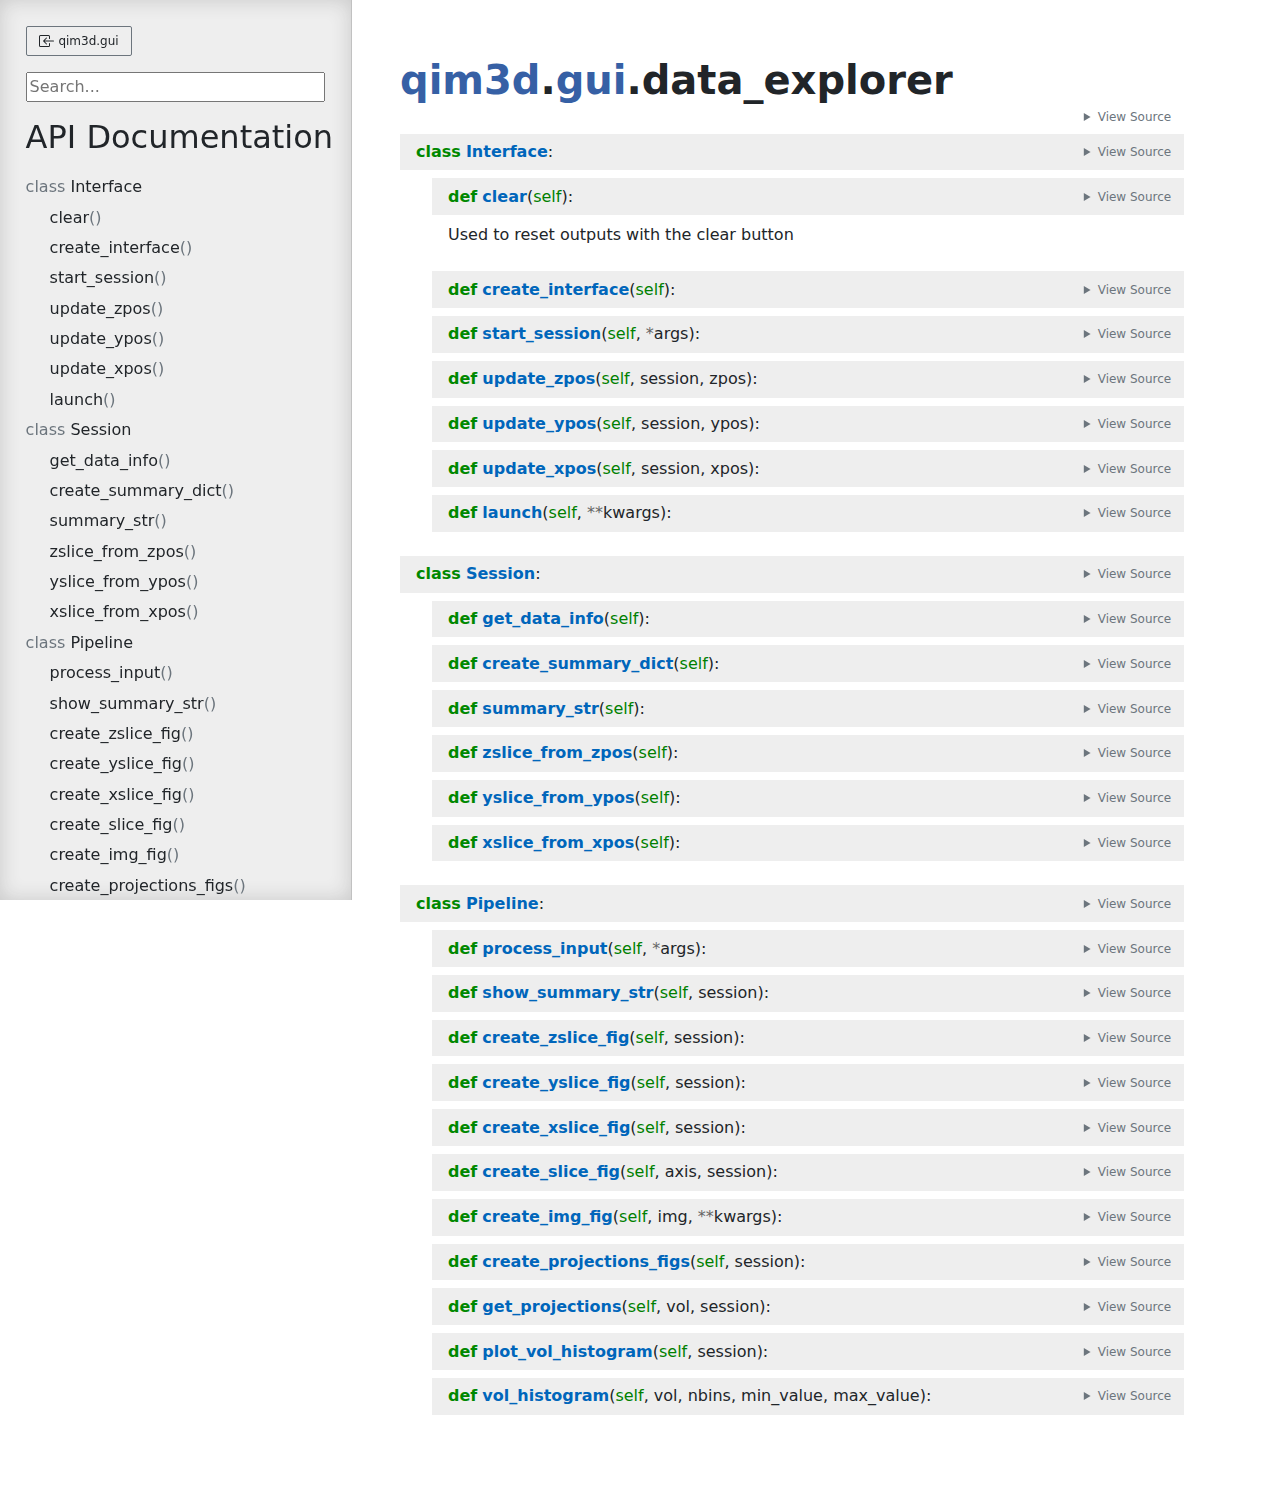
<file: docs/qim3d/gui/data_explorer.html>
<!doctype html>
<html lang="en">
<head>
    <meta charset="utf-8">
    <meta name="viewport" content="width=device-width, initial-scale=1">
    <meta name="generator" content="pdoc 13.1.1"/>
    <title>qim3d.gui.data_explorer API documentation</title>

    <style>/*! * Bootstrap Reboot v5.0.0 (https://getbootstrap.com/) * Copyright 2011-2021 The Bootstrap Authors * Copyright 2011-2021 Twitter, Inc. * Licensed under MIT (https://github.com/twbs/bootstrap/blob/main/LICENSE) * Forked from Normalize.css, licensed MIT (https://github.com/necolas/normalize.css/blob/master/LICENSE.md) */*,::after,::before{box-sizing:border-box}@media (prefers-reduced-motion:no-preference){:root{scroll-behavior:smooth}}body{margin:0;font-family:system-ui,-apple-system,"Segoe UI",Roboto,"Helvetica Neue",Arial,"Noto Sans","Liberation Sans",sans-serif,"Apple Color Emoji","Segoe UI Emoji","Segoe UI Symbol","Noto Color Emoji";font-size:1rem;font-weight:400;line-height:1.5;color:#212529;background-color:#fff;-webkit-text-size-adjust:100%;-webkit-tap-highlight-color:transparent}hr{margin:1rem 0;color:inherit;background-color:currentColor;border:0;opacity:.25}hr:not([size]){height:1px}h1,h2,h3,h4,h5,h6{margin-top:0;margin-bottom:.5rem;font-weight:500;line-height:1.2}h1{font-size:calc(1.375rem + 1.5vw)}@media (min-width:1200px){h1{font-size:2.5rem}}h2{font-size:calc(1.325rem + .9vw)}@media (min-width:1200px){h2{font-size:2rem}}h3{font-size:calc(1.3rem + .6vw)}@media (min-width:1200px){h3{font-size:1.75rem}}h4{font-size:calc(1.275rem + .3vw)}@media (min-width:1200px){h4{font-size:1.5rem}}h5{font-size:1.25rem}h6{font-size:1rem}p{margin-top:0;margin-bottom:1rem}abbr[data-bs-original-title],abbr[title]{-webkit-text-decoration:underline dotted;text-decoration:underline dotted;cursor:help;-webkit-text-decoration-skip-ink:none;text-decoration-skip-ink:none}address{margin-bottom:1rem;font-style:normal;line-height:inherit}ol,ul{padding-left:2rem}dl,ol,ul{margin-top:0;margin-bottom:1rem}ol ol,ol ul,ul ol,ul ul{margin-bottom:0}dt{font-weight:700}dd{margin-bottom:.5rem;margin-left:0}blockquote{margin:0 0 1rem}b,strong{font-weight:bolder}small{font-size:.875em}mark{padding:.2em;background-color:#fcf8e3}sub,sup{position:relative;font-size:.75em;line-height:0;vertical-align:baseline}sub{bottom:-.25em}sup{top:-.5em}a{color:#0d6efd;text-decoration:underline}a:hover{color:#0a58ca}a:not([href]):not([class]),a:not([href]):not([class]):hover{color:inherit;text-decoration:none}code,kbd,pre,samp{font-family:SFMono-Regular,Menlo,Monaco,Consolas,"Liberation Mono","Courier New",monospace;font-size:1em;direction:ltr;unicode-bidi:bidi-override}pre{display:block;margin-top:0;margin-bottom:1rem;overflow:auto;font-size:.875em}pre code{font-size:inherit;color:inherit;word-break:normal}code{font-size:.875em;color:#d63384;word-wrap:break-word}a>code{color:inherit}kbd{padding:.2rem .4rem;font-size:.875em;color:#fff;background-color:#212529;border-radius:.2rem}kbd kbd{padding:0;font-size:1em;font-weight:700}figure{margin:0 0 1rem}img,svg{vertical-align:middle}table{caption-side:bottom;border-collapse:collapse}caption{padding-top:.5rem;padding-bottom:.5rem;color:#6c757d;text-align:left}th{text-align:inherit;text-align:-webkit-match-parent}tbody,td,tfoot,th,thead,tr{border-color:inherit;border-style:solid;border-width:0}label{display:inline-block}button{border-radius:0}button:focus:not(:focus-visible){outline:0}button,input,optgroup,select,textarea{margin:0;font-family:inherit;font-size:inherit;line-height:inherit}button,select{text-transform:none}[role=button]{cursor:pointer}select{word-wrap:normal}select:disabled{opacity:1}[list]::-webkit-calendar-picker-indicator{display:none}[type=button],[type=reset],[type=submit],button{-webkit-appearance:button}[type=button]:not(:disabled),[type=reset]:not(:disabled),[type=submit]:not(:disabled),button:not(:disabled){cursor:pointer}::-moz-focus-inner{padding:0;border-style:none}textarea{resize:vertical}fieldset{min-width:0;padding:0;margin:0;border:0}legend{float:left;width:100%;padding:0;margin-bottom:.5rem;font-size:calc(1.275rem + .3vw);line-height:inherit}@media (min-width:1200px){legend{font-size:1.5rem}}legend+*{clear:left}::-webkit-datetime-edit-day-field,::-webkit-datetime-edit-fields-wrapper,::-webkit-datetime-edit-hour-field,::-webkit-datetime-edit-minute,::-webkit-datetime-edit-month-field,::-webkit-datetime-edit-text,::-webkit-datetime-edit-year-field{padding:0}::-webkit-inner-spin-button{height:auto}[type=search]{outline-offset:-2px;-webkit-appearance:textfield}::-webkit-search-decoration{-webkit-appearance:none}::-webkit-color-swatch-wrapper{padding:0}::file-selector-button{font:inherit}::-webkit-file-upload-button{font:inherit;-webkit-appearance:button}output{display:inline-block}iframe{border:0}summary{display:list-item;cursor:pointer}progress{vertical-align:baseline}[hidden]{display:none!important}</style>
    <style>/*! syntax-highlighting.css */pre{line-height:125%;}span.linenos{color:inherit; background-color:transparent; padding-left:5px; padding-right:20px;}.pdoc-code .hll{background-color:#ffffcc}.pdoc-code{background:#f8f8f8;}.pdoc-code .c{color:#3D7B7B; font-style:italic}.pdoc-code .err{border:1px solid #FF0000}.pdoc-code .k{color:#008000; font-weight:bold}.pdoc-code .o{color:#666666}.pdoc-code .ch{color:#3D7B7B; font-style:italic}.pdoc-code .cm{color:#3D7B7B; font-style:italic}.pdoc-code .cp{color:#9C6500}.pdoc-code .cpf{color:#3D7B7B; font-style:italic}.pdoc-code .c1{color:#3D7B7B; font-style:italic}.pdoc-code .cs{color:#3D7B7B; font-style:italic}.pdoc-code .gd{color:#A00000}.pdoc-code .ge{font-style:italic}.pdoc-code .gr{color:#E40000}.pdoc-code .gh{color:#000080; font-weight:bold}.pdoc-code .gi{color:#008400}.pdoc-code .go{color:#717171}.pdoc-code .gp{color:#000080; font-weight:bold}.pdoc-code .gs{font-weight:bold}.pdoc-code .gu{color:#800080; font-weight:bold}.pdoc-code .gt{color:#0044DD}.pdoc-code .kc{color:#008000; font-weight:bold}.pdoc-code .kd{color:#008000; font-weight:bold}.pdoc-code .kn{color:#008000; font-weight:bold}.pdoc-code .kp{color:#008000}.pdoc-code .kr{color:#008000; font-weight:bold}.pdoc-code .kt{color:#B00040}.pdoc-code .m{color:#666666}.pdoc-code .s{color:#BA2121}.pdoc-code .na{color:#687822}.pdoc-code .nb{color:#008000}.pdoc-code .nc{color:#0000FF; font-weight:bold}.pdoc-code .no{color:#880000}.pdoc-code .nd{color:#AA22FF}.pdoc-code .ni{color:#717171; font-weight:bold}.pdoc-code .ne{color:#CB3F38; font-weight:bold}.pdoc-code .nf{color:#0000FF}.pdoc-code .nl{color:#767600}.pdoc-code .nn{color:#0000FF; font-weight:bold}.pdoc-code .nt{color:#008000; font-weight:bold}.pdoc-code .nv{color:#19177C}.pdoc-code .ow{color:#AA22FF; font-weight:bold}.pdoc-code .w{color:#bbbbbb}.pdoc-code .mb{color:#666666}.pdoc-code .mf{color:#666666}.pdoc-code .mh{color:#666666}.pdoc-code .mi{color:#666666}.pdoc-code .mo{color:#666666}.pdoc-code .sa{color:#BA2121}.pdoc-code .sb{color:#BA2121}.pdoc-code .sc{color:#BA2121}.pdoc-code .dl{color:#BA2121}.pdoc-code .sd{color:#BA2121; font-style:italic}.pdoc-code .s2{color:#BA2121}.pdoc-code .se{color:#AA5D1F; font-weight:bold}.pdoc-code .sh{color:#BA2121}.pdoc-code .si{color:#A45A77; font-weight:bold}.pdoc-code .sx{color:#008000}.pdoc-code .sr{color:#A45A77}.pdoc-code .s1{color:#BA2121}.pdoc-code .ss{color:#19177C}.pdoc-code .bp{color:#008000}.pdoc-code .fm{color:#0000FF}.pdoc-code .vc{color:#19177C}.pdoc-code .vg{color:#19177C}.pdoc-code .vi{color:#19177C}.pdoc-code .vm{color:#19177C}.pdoc-code .il{color:#666666}</style>
    <style>/*! theme.css */:root{--pdoc-background:#fff;}.pdoc{--text:#212529;--muted:#6c757d;--link:#3660a5;--link-hover:#1659c5;--code:#f8f8f8;--active:#fff598;--accent:#eee;--accent2:#c1c1c1;--nav-hover:rgba(255, 255, 255, 0.5);--name:#0066BB;--def:#008800;--annotation:#007020;}</style>
    <style>/*! layout.css */html, body{width:100%;height:100%;}html, main{scroll-behavior:smooth;}body{background-color:var(--pdoc-background);}@media (max-width:769px){#navtoggle{cursor:pointer;position:absolute;width:50px;height:40px;top:1rem;right:1rem;border-color:var(--text);color:var(--text);display:flex;opacity:0.8;z-index:999;}#navtoggle:hover{opacity:1;}#togglestate + div{display:none;}#togglestate:checked + div{display:inherit;}main, header{padding:2rem 3vw;}header + main{margin-top:-3rem;}.git-button{display:none !important;}nav input[type="search"]{max-width:77%;}nav input[type="search"]:first-child{margin-top:-6px;}nav input[type="search"]:valid ~ *{display:none !important;}}@media (min-width:770px){:root{--sidebar-width:clamp(12.5rem, 28vw, 22rem);}nav{position:fixed;overflow:auto;height:100vh;width:var(--sidebar-width);}main, header{padding:3rem 2rem 3rem calc(var(--sidebar-width) + 3rem);width:calc(54rem + var(--sidebar-width));max-width:100%;}header + main{margin-top:-4rem;}#navtoggle{display:none;}}#togglestate{position:absolute;height:0;opacity:0;}nav.pdoc{--pad:clamp(0.5rem, 2vw, 1.75rem);--indent:1.5rem;background-color:var(--accent);border-right:1px solid var(--accent2);box-shadow:0 0 20px rgba(50, 50, 50, .2) inset;padding:0 0 0 var(--pad);overflow-wrap:anywhere;scrollbar-width:thin; scrollbar-color:var(--accent2) transparent }nav.pdoc::-webkit-scrollbar{width:.4rem; }nav.pdoc::-webkit-scrollbar-thumb{background-color:var(--accent2); }nav.pdoc > div{padding:var(--pad) 0;}nav.pdoc .module-list-button{display:inline-flex;align-items:center;color:var(--text);border-color:var(--muted);margin-bottom:1rem;}nav.pdoc .module-list-button:hover{border-color:var(--text);}nav.pdoc input[type=search]{display:block;outline-offset:0;width:calc(100% - var(--pad));}nav.pdoc .logo{max-width:calc(100% - var(--pad));max-height:35vh;display:block;margin:0 auto 1rem;transform:translate(calc(-.5 * var(--pad)), 0);}nav.pdoc ul{list-style:none;padding-left:0;}nav.pdoc > div > ul{margin-left:calc(0px - var(--pad));}nav.pdoc li a{padding:.2rem 0 .2rem calc(var(--pad) + var(--indent));}nav.pdoc > div > ul > li > a{padding-left:var(--pad);}nav.pdoc li{transition:all 100ms;}nav.pdoc li:hover{background-color:var(--nav-hover);}nav.pdoc a, nav.pdoc a:hover{color:var(--text);}nav.pdoc a{display:block;}nav.pdoc > h2:first-of-type{margin-top:1.5rem;}nav.pdoc .class:before{content:"class ";color:var(--muted);}nav.pdoc .function:after{content:"()";color:var(--muted);}nav.pdoc footer:before{content:"";display:block;width:calc(100% - var(--pad));border-top:solid var(--accent2) 1px;margin-top:1.5rem;padding-top:.5rem;}nav.pdoc footer{font-size:small;}</style>
    <style>/*! content.css */.pdoc{color:var(--text);box-sizing:border-box;line-height:1.5;background:none;}.pdoc .pdoc-button{cursor:pointer;display:inline-block;border:solid black 1px;border-radius:2px;font-size:.75rem;padding:calc(0.5em - 1px) 1em;transition:100ms all;}.pdoc .pdoc-alert{padding:1rem 1rem 1rem calc(1.5rem + 24px);border:1px solid transparent;border-radius:.25rem;background-repeat:no-repeat;background-position:1rem center;margin-bottom:1rem;}.pdoc .pdoc-alert > *:last-child{margin-bottom:0;}.pdoc .pdoc-alert-note {color:#084298;background-color:#cfe2ff;border-color:#b6d4fe;background-image:url("data:image/svg+xml,%3Csvg%20xmlns%3D%22http%3A//www.w3.org/2000/svg%22%20width%3D%2224%22%20height%3D%2224%22%20fill%3D%22%23084298%22%20viewBox%3D%220%200%2016%2016%22%3E%3Cpath%20d%3D%22M8%2016A8%208%200%201%200%208%200a8%208%200%200%200%200%2016zm.93-9.412-1%204.705c-.07.34.029.533.304.533.194%200%20.487-.07.686-.246l-.088.416c-.287.346-.92.598-1.465.598-.703%200-1.002-.422-.808-1.319l.738-3.468c.064-.293.006-.399-.287-.47l-.451-.081.082-.381%202.29-.287zM8%205.5a1%201%200%201%201%200-2%201%201%200%200%201%200%202z%22/%3E%3C/svg%3E");}.pdoc .pdoc-alert-warning{color:#664d03;background-color:#fff3cd;border-color:#ffecb5;background-image:url("data:image/svg+xml,%3Csvg%20xmlns%3D%22http%3A//www.w3.org/2000/svg%22%20width%3D%2224%22%20height%3D%2224%22%20fill%3D%22%23664d03%22%20viewBox%3D%220%200%2016%2016%22%3E%3Cpath%20d%3D%22M8.982%201.566a1.13%201.13%200%200%200-1.96%200L.165%2013.233c-.457.778.091%201.767.98%201.767h13.713c.889%200%201.438-.99.98-1.767L8.982%201.566zM8%205c.535%200%20.954.462.9.995l-.35%203.507a.552.552%200%200%201-1.1%200L7.1%205.995A.905.905%200%200%201%208%205zm.002%206a1%201%200%201%201%200%202%201%201%200%200%201%200-2z%22/%3E%3C/svg%3E");}.pdoc .pdoc-alert-danger{color:#842029;background-color:#f8d7da;border-color:#f5c2c7;background-image:url("data:image/svg+xml,%3Csvg%20xmlns%3D%22http%3A//www.w3.org/2000/svg%22%20width%3D%2224%22%20height%3D%2224%22%20fill%3D%22%23842029%22%20viewBox%3D%220%200%2016%2016%22%3E%3Cpath%20d%3D%22M5.52.359A.5.5%200%200%201%206%200h4a.5.5%200%200%201%20.474.658L8.694%206H12.5a.5.5%200%200%201%20.395.807l-7%209a.5.5%200%200%201-.873-.454L6.823%209.5H3.5a.5.5%200%200%201-.48-.641l2.5-8.5z%22/%3E%3C/svg%3E");}.pdoc .visually-hidden{position:absolute !important;width:1px !important;height:1px !important;padding:0 !important;margin:-1px !important;overflow:hidden !important;clip:rect(0, 0, 0, 0) !important;white-space:nowrap !important;border:0 !important;}.pdoc h1, .pdoc h2, .pdoc h3{font-weight:300;margin:.3em 0;padding:.2em 0;}.pdoc > section:not(.module-info) h1{font-size:1.5rem;font-weight:500;}.pdoc > section:not(.module-info) h2{font-size:1.4rem;font-weight:500;}.pdoc > section:not(.module-info) h3{font-size:1.3rem;font-weight:500;}.pdoc > section:not(.module-info) h4{font-size:1.2rem;}.pdoc > section:not(.module-info) h5{font-size:1.1rem;}.pdoc a{text-decoration:none;color:var(--link);}.pdoc a:hover{color:var(--link-hover);}.pdoc blockquote{margin-left:2rem;}.pdoc pre{border-top:1px solid var(--accent2);border-bottom:1px solid var(--accent2);margin-top:0;margin-bottom:1em;padding:.5rem 0 .5rem .5rem;overflow-x:auto;background-color:var(--code);}.pdoc code{color:var(--text);padding:.2em .4em;margin:0;font-size:85%;background-color:var(--code);border-radius:6px;}.pdoc a > code{color:inherit;}.pdoc pre > code{display:inline-block;font-size:inherit;background:none;border:none;padding:0;}.pdoc > section:not(.module-info){margin-bottom:1.5rem;}.pdoc .modulename{margin-top:0;font-weight:bold;}.pdoc .modulename a{color:var(--link);transition:100ms all;}.pdoc .git-button{float:right;border:solid var(--link) 1px;}.pdoc .git-button:hover{background-color:var(--link);color:var(--pdoc-background);}.view-source-toggle-state,.view-source-toggle-state ~ .pdoc-code{display:none;}.view-source-toggle-state:checked ~ .pdoc-code{display:block;}.view-source-button{display:inline-block;float:right;font-size:.75rem;line-height:1.5rem;color:var(--muted);padding:0 .4rem 0 1.3rem;cursor:pointer;text-indent:-2px;}.view-source-button > span{visibility:hidden;}.module-info .view-source-button{float:none;display:flex;justify-content:flex-end;margin:-1.2rem .4rem -.2rem 0;}.view-source-button::before{position:absolute;content:"View Source";display:list-item;list-style-type:disclosure-closed;}.view-source-toggle-state:checked ~ .attr .view-source-button::before,.view-source-toggle-state:checked ~ .view-source-button::before{list-style-type:disclosure-open;}.pdoc .docstring{margin-bottom:1.5rem;}.pdoc section:not(.module-info) .docstring{margin-left:clamp(0rem, 5vw - 2rem, 1rem);}.pdoc .docstring .pdoc-code{margin-left:1em;margin-right:1em;}.pdoc h1:target,.pdoc h2:target,.pdoc h3:target,.pdoc h4:target,.pdoc h5:target,.pdoc h6:target,.pdoc .pdoc-code > pre > span:target{background-color:var(--active);box-shadow:-1rem 0 0 0 var(--active);}.pdoc .pdoc-code > pre > span:target{display:block;}.pdoc div:target > .attr,.pdoc section:target > .attr,.pdoc dd:target > a{background-color:var(--active);}.pdoc *{scroll-margin:2rem;}.pdoc .pdoc-code .linenos{user-select:none;}.pdoc .attr:hover{filter:contrast(0.95);}.pdoc section, .pdoc .classattr{position:relative;}.pdoc .headerlink{--width:clamp(1rem, 3vw, 2rem);position:absolute;top:0;left:calc(0rem - var(--width));transition:all 100ms ease-in-out;opacity:0;}.pdoc .headerlink::before{content:"#";display:block;text-align:center;width:var(--width);height:2.3rem;line-height:2.3rem;font-size:1.5rem;}.pdoc .attr:hover ~ .headerlink,.pdoc *:target > .headerlink,.pdoc .headerlink:hover{opacity:1;}.pdoc .attr{display:block;margin:.5rem 0 .5rem;padding:.4rem .4rem .4rem 1rem;background-color:var(--accent);overflow-x:auto;}.pdoc .classattr{margin-left:2rem;}.pdoc .name{color:var(--name);font-weight:bold;}.pdoc .def{color:var(--def);font-weight:bold;}.pdoc .signature{background-color:transparent;}.pdoc .param, .pdoc .return-annotation{white-space:pre;}.pdoc .signature.multiline .param{display:block;}.pdoc .signature.condensed .param{display:inline-block;}.pdoc .annotation{color:var(--annotation);}.pdoc .view-value-toggle-state,.pdoc .view-value-toggle-state ~ .default_value{display:none;}.pdoc .view-value-toggle-state:checked ~ .default_value{display:inherit;}.pdoc .view-value-button{font-size:.5rem;vertical-align:middle;border-style:dashed;margin-top:-0.1rem;}.pdoc .view-value-button:hover{background:white;}.pdoc .view-value-button::before{content:"show";text-align:center;width:2.2em;display:inline-block;}.pdoc .view-value-toggle-state:checked ~ .view-value-button::before{content:"hide";}.pdoc .inherited{margin-left:2rem;}.pdoc .inherited dt{font-weight:700;}.pdoc .inherited dt, .pdoc .inherited dd{display:inline;margin-left:0;margin-bottom:.5rem;}.pdoc .inherited dd:not(:last-child):after{content:", ";}.pdoc .inherited .class:before{content:"class ";}.pdoc .inherited .function a:after{content:"()";}.pdoc .search-result .docstring{overflow:auto;max-height:25vh;}.pdoc .search-result.focused > .attr{background-color:var(--active);}.pdoc .attribution{margin-top:2rem;display:block;opacity:0.5;transition:all 200ms;filter:grayscale(100%);}.pdoc .attribution:hover{opacity:1;filter:grayscale(0%);}.pdoc .attribution img{margin-left:5px;height:35px;vertical-align:middle;width:70px;transition:all 200ms;}.pdoc table{display:block;width:max-content;max-width:100%;overflow:auto;margin-bottom:1rem;}.pdoc table th{font-weight:600;}.pdoc table th, .pdoc table td{padding:6px 13px;border:1px solid var(--accent2);}</style>
    <style>/*! custom.css */</style></head>
<body>
    <nav class="pdoc">
        <label id="navtoggle" for="togglestate" class="pdoc-button"><svg xmlns='http://www.w3.org/2000/svg' viewBox='0 0 30 30'><path stroke-linecap='round' stroke="currentColor" stroke-miterlimit='10' stroke-width='2' d='M4 7h22M4 15h22M4 23h22'/></svg></label>
        <input id="togglestate" type="checkbox" aria-hidden="true" tabindex="-1">
        <div>            <a class="pdoc-button module-list-button" href="../gui.html">
<svg xmlns="http://www.w3.org/2000/svg" width="16" height="16" fill="currentColor" class="bi bi-box-arrow-in-left" viewBox="0 0 16 16">
  <path fill-rule="evenodd" d="M10 3.5a.5.5 0 0 0-.5-.5h-8a.5.5 0 0 0-.5.5v9a.5.5 0 0 0 .5.5h8a.5.5 0 0 0 .5-.5v-2a.5.5 0 0 1 1 0v2A1.5 1.5 0 0 1 9.5 14h-8A1.5 1.5 0 0 1 0 12.5v-9A1.5 1.5 0 0 1 1.5 2h8A1.5 1.5 0 0 1 11 3.5v2a.5.5 0 0 1-1 0v-2z"/>
  <path fill-rule="evenodd" d="M4.146 8.354a.5.5 0 0 1 0-.708l3-3a.5.5 0 1 1 .708.708L5.707 7.5H14.5a.5.5 0 0 1 0 1H5.707l2.147 2.146a.5.5 0 0 1-.708.708l-3-3z"/>
</svg>                &nbsp;qim3d.gui</a>


            <input type="search" placeholder="Search..." role="searchbox" aria-label="search"
                   pattern=".+" required>



            <h2>API Documentation</h2>
                <ul class="memberlist">
            <li>
                    <a class="class" href="#Interface">Interface</a>
                            <ul class="memberlist">
                        <li>
                                <a class="function" href="#Interface.clear">clear</a>
                        </li>
                        <li>
                                <a class="function" href="#Interface.create_interface">create_interface</a>
                        </li>
                        <li>
                                <a class="function" href="#Interface.start_session">start_session</a>
                        </li>
                        <li>
                                <a class="function" href="#Interface.update_zpos">update_zpos</a>
                        </li>
                        <li>
                                <a class="function" href="#Interface.update_ypos">update_ypos</a>
                        </li>
                        <li>
                                <a class="function" href="#Interface.update_xpos">update_xpos</a>
                        </li>
                        <li>
                                <a class="function" href="#Interface.launch">launch</a>
                        </li>
                </ul>

            </li>
            <li>
                    <a class="class" href="#Session">Session</a>
                            <ul class="memberlist">
                        <li>
                                <a class="function" href="#Session.get_data_info">get_data_info</a>
                        </li>
                        <li>
                                <a class="function" href="#Session.create_summary_dict">create_summary_dict</a>
                        </li>
                        <li>
                                <a class="function" href="#Session.summary_str">summary_str</a>
                        </li>
                        <li>
                                <a class="function" href="#Session.zslice_from_zpos">zslice_from_zpos</a>
                        </li>
                        <li>
                                <a class="function" href="#Session.yslice_from_ypos">yslice_from_ypos</a>
                        </li>
                        <li>
                                <a class="function" href="#Session.xslice_from_xpos">xslice_from_xpos</a>
                        </li>
                </ul>

            </li>
            <li>
                    <a class="class" href="#Pipeline">Pipeline</a>
                            <ul class="memberlist">
                        <li>
                                <a class="function" href="#Pipeline.process_input">process_input</a>
                        </li>
                        <li>
                                <a class="function" href="#Pipeline.show_summary_str">show_summary_str</a>
                        </li>
                        <li>
                                <a class="function" href="#Pipeline.create_zslice_fig">create_zslice_fig</a>
                        </li>
                        <li>
                                <a class="function" href="#Pipeline.create_yslice_fig">create_yslice_fig</a>
                        </li>
                        <li>
                                <a class="function" href="#Pipeline.create_xslice_fig">create_xslice_fig</a>
                        </li>
                        <li>
                                <a class="function" href="#Pipeline.create_slice_fig">create_slice_fig</a>
                        </li>
                        <li>
                                <a class="function" href="#Pipeline.create_img_fig">create_img_fig</a>
                        </li>
                        <li>
                                <a class="function" href="#Pipeline.create_projections_figs">create_projections_figs</a>
                        </li>
                        <li>
                                <a class="function" href="#Pipeline.get_projections">get_projections</a>
                        </li>
                        <li>
                                <a class="function" href="#Pipeline.plot_vol_histogram">plot_vol_histogram</a>
                        </li>
                        <li>
                                <a class="function" href="#Pipeline.vol_histogram">vol_histogram</a>
                        </li>
                </ul>

            </li>
    </ul>



        <a class="attribution" title="pdoc: Python API documentation generator" href="https://pdoc.dev" target="_blank">
            built with <span class="visually-hidden">pdoc</span><img
                alt="pdoc logo"
                src="data:image/svg+xml,%3Csvg%20xmlns%3D%22http%3A//www.w3.org/2000/svg%22%20role%3D%22img%22%20aria-label%3D%22pdoc%20logo%22%20width%3D%22300%22%20height%3D%22150%22%20viewBox%3D%22-1%200%2060%2030%22%3E%3Ctitle%3Epdoc%3C/title%3E%3Cpath%20d%3D%22M29.621%2021.293c-.011-.273-.214-.475-.511-.481a.5.5%200%200%200-.489.503l-.044%201.393c-.097.551-.695%201.215-1.566%201.704-.577.428-1.306.486-2.193.182-1.426-.617-2.467-1.654-3.304-2.487l-.173-.172a3.43%203.43%200%200%200-.365-.306.49.49%200%200%200-.286-.196c-1.718-1.06-4.931-1.47-7.353.191l-.219.15c-1.707%201.187-3.413%202.131-4.328%201.03-.02-.027-.49-.685-.141-1.763.233-.721.546-2.408.772-4.076.042-.09.067-.187.046-.288.166-1.347.277-2.625.241-3.351%201.378-1.008%202.271-2.586%202.271-4.362%200-.976-.272-1.935-.788-2.774-.057-.094-.122-.18-.184-.268.033-.167.052-.339.052-.516%200-1.477-1.202-2.679-2.679-2.679-.791%200-1.496.352-1.987.9a6.3%206.3%200%200%200-1.001.029c-.492-.564-1.207-.929-2.012-.929-1.477%200-2.679%201.202-2.679%202.679A2.65%202.65%200%200%200%20.97%206.554c-.383.747-.595%201.572-.595%202.41%200%202.311%201.507%204.29%203.635%205.107-.037.699-.147%202.27-.423%203.294l-.137.461c-.622%202.042-2.515%208.257%201.727%2010.643%201.614.908%203.06%201.248%204.317%201.248%202.665%200%204.492-1.524%205.322-2.401%201.476-1.559%202.886-1.854%206.491.82%201.877%201.393%203.514%201.753%204.861%201.068%202.223-1.713%202.811-3.867%203.399-6.374.077-.846.056-1.469.054-1.537zm-4.835%204.313c-.054.305-.156.586-.242.629-.034-.007-.131-.022-.307-.157-.145-.111-.314-.478-.456-.908.221.121.432.25.675.355.115.039.219.051.33.081zm-2.251-1.238c-.05.33-.158.648-.252.694-.022.001-.125-.018-.307-.157-.217-.166-.488-.906-.639-1.573.358.344.754.693%201.198%201.036zm-3.887-2.337c-.006-.116-.018-.231-.041-.342.635.145%201.189.368%201.599.625.097.231.166.481.174.642-.03.049-.055.101-.067.158-.046.013-.128.026-.298.004-.278-.037-.901-.57-1.367-1.087zm-1.127-.497c.116.306.176.625.12.71-.019.014-.117.045-.345.016-.206-.027-.604-.332-.986-.695.41-.051.816-.056%201.211-.031zm-4.535%201.535c.209.22.379.47.358.598-.006.041-.088.138-.351.234-.144.055-.539-.063-.979-.259a11.66%2011.66%200%200%200%20.972-.573zm.983-.664c.359-.237.738-.418%201.126-.554.25.237.479.548.457.694-.006.042-.087.138-.351.235-.174.064-.694-.105-1.232-.375zm-3.381%201.794c-.022.145-.061.29-.149.401-.133.166-.358.248-.69.251h-.002c-.133%200-.306-.26-.45-.621.417.091.854.07%201.291-.031zm-2.066-8.077a4.78%204.78%200%200%201-.775-.584c.172-.115.505-.254.88-.378l-.105.962zm-.331%202.302a10.32%2010.32%200%200%201-.828-.502c.202-.143.576-.328.984-.49l-.156.992zm-.45%202.157l-.701-.403c.214-.115.536-.249.891-.376a11.57%2011.57%200%200%201-.19.779zm-.181%201.716c.064.398.194.702.298.893-.194-.051-.435-.162-.736-.398.061-.119.224-.3.438-.495zM8.87%204.141c0%20.152-.123.276-.276.276s-.275-.124-.275-.276.123-.276.276-.276.275.124.275.276zm-.735-.389a1.15%201.15%200%200%200-.314.783%201.16%201.16%200%200%200%201.162%201.162c.457%200%20.842-.27%201.032-.653.026.117.042.238.042.362a1.68%201.68%200%200%201-1.679%201.679%201.68%201.68%200%200%201-1.679-1.679c0-.843.626-1.535%201.436-1.654zM5.059%205.406A1.68%201.68%200%200%201%203.38%207.085a1.68%201.68%200%200%201-1.679-1.679c0-.037.009-.072.011-.109.21.3.541.508.935.508a1.16%201.16%200%200%200%201.162-1.162%201.14%201.14%200%200%200-.474-.912c.015%200%20.03-.005.045-.005.926.001%201.679.754%201.679%201.68zM3.198%204.141c0%20.152-.123.276-.276.276s-.275-.124-.275-.276.123-.276.276-.276.275.124.275.276zM1.375%208.964c0-.52.103-1.035.288-1.52.466.394%201.06.64%201.717.64%201.144%200%202.116-.725%202.499-1.738.383%201.012%201.355%201.738%202.499%201.738.867%200%201.631-.421%202.121-1.062.307.605.478%201.267.478%201.942%200%202.486-2.153%204.51-4.801%204.51s-4.801-2.023-4.801-4.51zm24.342%2019.349c-.985.498-2.267.168-3.813-.979-3.073-2.281-5.453-3.199-7.813-.705-1.315%201.391-4.163%203.365-8.423.97-3.174-1.786-2.239-6.266-1.261-9.479l.146-.492c.276-1.02.395-2.457.444-3.268a6.11%206.11%200%200%200%201.18.115%206.01%206.01%200%200%200%202.536-.562l-.006.175c-.802.215-1.848.612-2.021%201.25-.079.295.021.601.274.837.219.203.415.364.598.501-.667.304-1.243.698-1.311%201.179-.02.144-.022.507.393.787.213.144.395.26.564.365-1.285.521-1.361.96-1.381%201.126-.018.142-.011.496.427.746l.854.489c-.473.389-.971.914-.999%201.429-.018.278.095.532.316.713.675.556%201.231.721%201.653.721.059%200%20.104-.014.158-.02.207.707.641%201.64%201.513%201.64h.013c.8-.008%201.236-.345%201.462-.626.173-.216.268-.457.325-.692.424.195.93.374%201.372.374.151%200%20.294-.021.423-.068.732-.27.944-.704.993-1.021.009-.061.003-.119.002-.179.266.086.538.147.789.147.15%200%20.294-.021.423-.069.542-.2.797-.489.914-.754.237.147.478.258.704.288.106.014.205.021.296.021.356%200%20.595-.101.767-.229.438.435%201.094.992%201.656%201.067.106.014.205.021.296.021a1.56%201.56%200%200%200%20.323-.035c.17.575.453%201.289.866%201.605.358.273.665.362.914.362a.99.99%200%200%200%20.421-.093%201.03%201.03%200%200%200%20.245-.164c.168.428.39.846.68%201.068.358.273.665.362.913.362a.99.99%200%200%200%20.421-.093c.317-.148.512-.448.639-.762.251.157.495.257.726.257.127%200%20.25-.024.37-.071.427-.17.706-.617.841-1.314.022-.015.047-.022.068-.038.067-.051.133-.104.196-.159-.443%201.486-1.107%202.761-2.086%203.257zM8.66%209.925a.5.5%200%201%200-1%200c0%20.653-.818%201.205-1.787%201.205s-1.787-.552-1.787-1.205a.5.5%200%201%200-1%200c0%201.216%201.25%202.205%202.787%202.205s2.787-.989%202.787-2.205zm4.4%2015.965l-.208.097c-2.661%201.258-4.708%201.436-6.086.527-1.542-1.017-1.88-3.19-1.844-4.198a.4.4%200%200%200-.385-.414c-.242-.029-.406.164-.414.385-.046%201.249.367%203.686%202.202%204.896.708.467%201.547.7%202.51.7%201.248%200%202.706-.392%204.362-1.174l.185-.086a.4.4%200%200%200%20.205-.527c-.089-.204-.326-.291-.527-.206zM9.547%202.292c.093.077.205.114.317.114a.5.5%200%200%200%20.318-.886L8.817.397a.5.5%200%200%200-.703.068.5.5%200%200%200%20.069.703l1.364%201.124zm-7.661-.065c.086%200%20.173-.022.253-.068l1.523-.893a.5.5%200%200%200-.506-.863l-1.523.892a.5.5%200%200%200-.179.685c.094.158.261.247.432.247z%22%20transform%3D%22matrix%28-1%200%200%201%2058%200%29%22%20fill%3D%22%233bb300%22/%3E%3Cpath%20d%3D%22M.3%2021.86V10.18q0-.46.02-.68.04-.22.18-.5.28-.54%201.34-.54%201.06%200%201.42.28.38.26.44.78.76-1.04%202.38-1.04%201.64%200%203.1%201.54%201.46%201.54%201.46%203.58%200%202.04-1.46%203.58-1.44%201.54-3.08%201.54-1.64%200-2.38-.92v4.04q0%20.46-.04.68-.02.22-.18.5-.14.3-.5.42-.36.12-.98.12-.62%200-1-.12-.36-.12-.52-.4-.14-.28-.18-.5-.02-.22-.02-.68zm3.96-9.42q-.46.54-.46%201.18%200%20.64.46%201.18.48.52%201.2.52.74%200%201.24-.52.52-.52.52-1.18%200-.66-.48-1.18-.48-.54-1.26-.54-.76%200-1.22.54zm14.741-8.36q.16-.3.54-.42.38-.12%201-.12.64%200%201.02.12.38.12.52.42.16.3.18.54.04.22.04.68v11.94q0%20.46-.04.7-.02.22-.18.5-.3.54-1.7.54-1.38%200-1.54-.98-.84.96-2.34.96-1.8%200-3.28-1.56-1.48-1.58-1.48-3.66%200-2.1%201.48-3.68%201.5-1.58%203.28-1.58%201.48%200%202.3%201v-4.2q0-.46.02-.68.04-.24.18-.52zm-3.24%2010.86q.52.54%201.26.54.74%200%201.22-.54.5-.54.5-1.18%200-.66-.48-1.22-.46-.56-1.26-.56-.8%200-1.28.56-.48.54-.48%201.2%200%20.66.52%201.2zm7.833-1.2q0-2.4%201.68-3.96%201.68-1.56%203.84-1.56%202.16%200%203.82%201.56%201.66%201.54%201.66%203.94%200%201.66-.86%202.96-.86%201.28-2.1%201.9-1.22.6-2.54.6-1.32%200-2.56-.64-1.24-.66-2.1-1.92-.84-1.28-.84-2.88zm4.18%201.44q.64.48%201.3.48.66%200%201.32-.5.66-.5.66-1.48%200-.98-.62-1.46-.62-.48-1.34-.48-.72%200-1.34.5-.62.5-.62%201.48%200%20.96.64%201.46zm11.412-1.44q0%20.84.56%201.32.56.46%201.18.46.64%200%201.18-.36.56-.38.9-.38.6%200%201.46%201.06.46.58.46%201.04%200%20.76-1.1%201.42-1.14.8-2.8.8-1.86%200-3.58-1.34-.82-.64-1.34-1.7-.52-1.08-.52-2.36%200-1.3.52-2.34.52-1.06%201.34-1.7%201.66-1.32%203.54-1.32.76%200%201.48.22.72.2%201.06.4l.32.2q.36.24.56.38.52.4.52.92%200%20.5-.42%201.14-.72%201.1-1.38%201.1-.38%200-1.08-.44-.36-.34-1.04-.34-.66%200-1.24.48-.58.48-.58%201.34z%22%20fill%3D%22green%22/%3E%3C/svg%3E"/>
        </a>
</div>
    </nav>
    <main class="pdoc">
            <section class="module-info">
                    <h1 class="modulename">
<a href="./../../qim3d.html">qim3d</a><wbr>.<a href="./../gui.html">gui</a><wbr>.data_explorer    </h1>

                
                        <input id="mod-data_explorer-view-source" class="view-source-toggle-state" type="checkbox" aria-hidden="true" tabindex="-1">

                        <label class="view-source-button" for="mod-data_explorer-view-source"><span>View Source</span></label>

                        <div class="pdoc-code codehilite"><pre><span></span><span id="L-1"><a href="#L-1"><span class="linenos">  1</span></a><span class="kn">import</span> <span class="nn">gradio</span> <span class="k">as</span> <span class="nn">gr</span>
</span><span id="L-2"><a href="#L-2"><span class="linenos">  2</span></a><span class="kn">import</span> <span class="nn">numpy</span> <span class="k">as</span> <span class="nn">np</span>
</span><span id="L-3"><a href="#L-3"><span class="linenos">  3</span></a><span class="kn">import</span> <span class="nn">os</span>
</span><span id="L-4"><a href="#L-4"><span class="linenos">  4</span></a><span class="kn">from</span> <span class="nn">qim3d.tools</span> <span class="kn">import</span> <span class="n">internal_tools</span>
</span><span id="L-5"><a href="#L-5"><span class="linenos">  5</span></a><span class="kn">from</span> <span class="nn">qim3d.io</span> <span class="kn">import</span> <span class="n">DataLoader</span>
</span><span id="L-6"><a href="#L-6"><span class="linenos">  6</span></a><span class="kn">from</span> <span class="nn">qim3d.io.logger</span> <span class="kn">import</span> <span class="n">log</span>
</span><span id="L-7"><a href="#L-7"><span class="linenos">  7</span></a><span class="kn">import</span> <span class="nn">tifffile</span>
</span><span id="L-8"><a href="#L-8"><span class="linenos">  8</span></a><span class="kn">import</span> <span class="nn">outputformat</span> <span class="k">as</span> <span class="nn">ouf</span>
</span><span id="L-9"><a href="#L-9"><span class="linenos">  9</span></a><span class="kn">import</span> <span class="nn">datetime</span>
</span><span id="L-10"><a href="#L-10"><span class="linenos"> 10</span></a><span class="kn">import</span> <span class="nn">matplotlib</span>
</span><span id="L-11"><a href="#L-11"><span class="linenos"> 11</span></a><span class="n">matplotlib</span><span class="o">.</span><span class="n">use</span><span class="p">(</span><span class="s2">&quot;Agg&quot;</span><span class="p">)</span>
</span><span id="L-12"><a href="#L-12"><span class="linenos"> 12</span></a><span class="kn">import</span> <span class="nn">matplotlib.pyplot</span> <span class="k">as</span> <span class="nn">plt</span>
</span><span id="L-13"><a href="#L-13"><span class="linenos"> 13</span></a>
</span><span id="L-14"><a href="#L-14"><span class="linenos"> 14</span></a>
</span><span id="L-15"><a href="#L-15"><span class="linenos"> 15</span></a><span class="k">class</span> <span class="nc">Interface</span><span class="p">:</span>
</span><span id="L-16"><a href="#L-16"><span class="linenos"> 16</span></a>    <span class="k">def</span> <span class="fm">__init__</span><span class="p">(</span><span class="bp">self</span><span class="p">):</span>
</span><span id="L-17"><a href="#L-17"><span class="linenos"> 17</span></a>        <span class="bp">self</span><span class="o">.</span><span class="n">show_header</span> <span class="o">=</span> <span class="kc">False</span>
</span><span id="L-18"><a href="#L-18"><span class="linenos"> 18</span></a>        <span class="bp">self</span><span class="o">.</span><span class="n">verbose</span> <span class="o">=</span> <span class="kc">False</span>
</span><span id="L-19"><a href="#L-19"><span class="linenos"> 19</span></a>        <span class="bp">self</span><span class="o">.</span><span class="n">title</span> <span class="o">=</span> <span class="s2">&quot;Data Explorer&quot;</span>
</span><span id="L-20"><a href="#L-20"><span class="linenos"> 20</span></a>
</span><span id="L-21"><a href="#L-21"><span class="linenos"> 21</span></a>        <span class="bp">self</span><span class="o">.</span><span class="n">height</span> <span class="o">=</span> <span class="mi">1024</span>
</span><span id="L-22"><a href="#L-22"><span class="linenos"> 22</span></a>        <span class="bp">self</span><span class="o">.</span><span class="n">width</span> <span class="o">=</span> <span class="mi">900</span>
</span><span id="L-23"><a href="#L-23"><span class="linenos"> 23</span></a>
</span><span id="L-24"><a href="#L-24"><span class="linenos"> 24</span></a>        <span class="c1"># CSS path</span>
</span><span id="L-25"><a href="#L-25"><span class="linenos"> 25</span></a>        <span class="n">current_dir</span> <span class="o">=</span> <span class="n">os</span><span class="o">.</span><span class="n">path</span><span class="o">.</span><span class="n">dirname</span><span class="p">(</span><span class="n">os</span><span class="o">.</span><span class="n">path</span><span class="o">.</span><span class="n">abspath</span><span class="p">(</span><span class="vm">__file__</span><span class="p">))</span>
</span><span id="L-26"><a href="#L-26"><span class="linenos"> 26</span></a>        <span class="bp">self</span><span class="o">.</span><span class="n">css_path</span> <span class="o">=</span> <span class="n">os</span><span class="o">.</span><span class="n">path</span><span class="o">.</span><span class="n">join</span><span class="p">(</span><span class="n">current_dir</span><span class="p">,</span> <span class="s2">&quot;..&quot;</span><span class="p">,</span> <span class="s2">&quot;css&quot;</span><span class="p">,</span> <span class="s2">&quot;gradio.css&quot;</span><span class="p">)</span>
</span><span id="L-27"><a href="#L-27"><span class="linenos"> 27</span></a>
</span><span id="L-28"><a href="#L-28"><span class="linenos"> 28</span></a>    <span class="k">def</span> <span class="nf">clear</span><span class="p">(</span><span class="bp">self</span><span class="p">):</span>
</span><span id="L-29"><a href="#L-29"><span class="linenos"> 29</span></a><span class="w">        </span><span class="sd">&quot;&quot;&quot;Used to reset outputs with the clear button&quot;&quot;&quot;</span>
</span><span id="L-30"><a href="#L-30"><span class="linenos"> 30</span></a>        <span class="k">return</span> <span class="kc">None</span>
</span><span id="L-31"><a href="#L-31"><span class="linenos"> 31</span></a>
</span><span id="L-32"><a href="#L-32"><span class="linenos"> 32</span></a>    <span class="k">def</span> <span class="nf">create_interface</span><span class="p">(</span><span class="bp">self</span><span class="p">):</span>
</span><span id="L-33"><a href="#L-33"><span class="linenos"> 33</span></a>        <span class="k">with</span> <span class="n">gr</span><span class="o">.</span><span class="n">Blocks</span><span class="p">(</span><span class="n">css</span><span class="o">=</span><span class="bp">self</span><span class="o">.</span><span class="n">css_path</span><span class="p">)</span> <span class="k">as</span> <span class="n">gradio_interface</span><span class="p">:</span>
</span><span id="L-34"><a href="#L-34"><span class="linenos"> 34</span></a>            <span class="n">gr</span><span class="o">.</span><span class="n">Markdown</span><span class="p">(</span><span class="s2">&quot;# Data Explorer </span><span class="se">\n</span><span class="s2"> Quick insights from large datasets&quot;</span><span class="p">)</span>
</span><span id="L-35"><a href="#L-35"><span class="linenos"> 35</span></a>
</span><span id="L-36"><a href="#L-36"><span class="linenos"> 36</span></a>            <span class="k">with</span> <span class="n">gr</span><span class="o">.</span><span class="n">Row</span><span class="p">():</span>
</span><span id="L-37"><a href="#L-37"><span class="linenos"> 37</span></a>                <span class="n">data_path</span> <span class="o">=</span> <span class="n">gr</span><span class="o">.</span><span class="n">Textbox</span><span class="p">(</span>
</span><span id="L-38"><a href="#L-38"><span class="linenos"> 38</span></a>                    <span class="n">value</span><span class="o">=</span><span class="s2">&quot;/home/fima/Downloads/MarineGatropod_1.tif&quot;</span><span class="p">,</span>
</span><span id="L-39"><a href="#L-39"><span class="linenos"> 39</span></a>                    <span class="n">max_lines</span><span class="o">=</span><span class="mi">1</span><span class="p">,</span>
</span><span id="L-40"><a href="#L-40"><span class="linenos"> 40</span></a>                    <span class="n">label</span><span class="o">=</span><span class="s2">&quot;Path to the 3D volume&quot;</span><span class="p">,</span>
</span><span id="L-41"><a href="#L-41"><span class="linenos"> 41</span></a>                <span class="p">)</span>
</span><span id="L-42"><a href="#L-42"><span class="linenos"> 42</span></a>            <span class="k">with</span> <span class="n">gr</span><span class="o">.</span><span class="n">Row</span><span class="p">(</span><span class="n">elem_classes</span><span class="o">=</span><span class="s2">&quot; w-128&quot;</span><span class="p">):</span>
</span><span id="L-43"><a href="#L-43"><span class="linenos"> 43</span></a>                <span class="n">btn_run</span> <span class="o">=</span> <span class="n">gr</span><span class="o">.</span><span class="n">Button</span><span class="p">(</span><span class="n">value</span><span class="o">=</span><span class="s2">&quot;Load &amp; Run&quot;</span><span class="p">,</span> <span class="n">elem_classes</span><span class="o">=</span><span class="s2">&quot;btn btn-run&quot;</span><span class="p">)</span>
</span><span id="L-44"><a href="#L-44"><span class="linenos"> 44</span></a>
</span><span id="L-45"><a href="#L-45"><span class="linenos"> 45</span></a>            <span class="c1"># Outputs</span>
</span><span id="L-46"><a href="#L-46"><span class="linenos"> 46</span></a>            <span class="k">with</span> <span class="n">gr</span><span class="o">.</span><span class="n">Row</span><span class="p">():</span>
</span><span id="L-47"><a href="#L-47"><span class="linenos"> 47</span></a>                <span class="n">gr</span><span class="o">.</span><span class="n">Markdown</span><span class="p">(</span><span class="s2">&quot;## Data overview&quot;</span><span class="p">)</span>
</span><span id="L-48"><a href="#L-48"><span class="linenos"> 48</span></a>
</span><span id="L-49"><a href="#L-49"><span class="linenos"> 49</span></a>            <span class="k">with</span> <span class="n">gr</span><span class="o">.</span><span class="n">Row</span><span class="p">():</span>
</span><span id="L-50"><a href="#L-50"><span class="linenos"> 50</span></a>                <span class="n">data_summary</span> <span class="o">=</span> <span class="n">gr</span><span class="o">.</span><span class="n">Text</span><span class="p">(</span>
</span><span id="L-51"><a href="#L-51"><span class="linenos"> 51</span></a>                    <span class="n">label</span><span class="o">=</span><span class="kc">None</span><span class="p">,</span> <span class="n">show_label</span><span class="o">=</span><span class="kc">False</span><span class="p">,</span> <span class="n">elem_classes</span><span class="o">=</span><span class="s2">&quot;monospace-box&quot;</span>
</span><span id="L-52"><a href="#L-52"><span class="linenos"> 52</span></a>                <span class="p">)</span>
</span><span id="L-53"><a href="#L-53"><span class="linenos"> 53</span></a>                <span class="k">with</span> <span class="n">gr</span><span class="o">.</span><span class="n">Column</span><span class="p">():</span>
</span><span id="L-54"><a href="#L-54"><span class="linenos"> 54</span></a>                    <span class="n">zslice_plot</span> <span class="o">=</span> <span class="n">gr</span><span class="o">.</span><span class="n">Plot</span><span class="p">(</span><span class="n">label</span><span class="o">=</span><span class="s2">&quot;Z slice&quot;</span><span class="p">,</span> <span class="n">elem_classes</span><span class="o">=</span><span class="s2">&quot;rounded&quot;</span><span class="p">)</span>
</span><span id="L-55"><a href="#L-55"><span class="linenos"> 55</span></a>                    <span class="n">zpos</span> <span class="o">=</span> <span class="n">gr</span><span class="o">.</span><span class="n">Slider</span><span class="p">(</span>
</span><span id="L-56"><a href="#L-56"><span class="linenos"> 56</span></a>                        <span class="n">minimum</span><span class="o">=</span><span class="mi">0</span><span class="p">,</span> <span class="n">maximum</span><span class="o">=</span><span class="mi">1</span><span class="p">,</span> <span class="n">value</span><span class="o">=</span><span class="mf">0.5</span><span class="p">,</span> <span class="n">step</span><span class="o">=</span><span class="mf">0.01</span><span class="p">,</span> <span class="n">label</span><span class="o">=</span><span class="s2">&quot;Z position&quot;</span>
</span><span id="L-57"><a href="#L-57"><span class="linenos"> 57</span></a>                    <span class="p">)</span>
</span><span id="L-58"><a href="#L-58"><span class="linenos"> 58</span></a>                <span class="k">with</span> <span class="n">gr</span><span class="o">.</span><span class="n">Column</span><span class="p">():</span>
</span><span id="L-59"><a href="#L-59"><span class="linenos"> 59</span></a>                    <span class="n">yslice_plot</span> <span class="o">=</span> <span class="n">gr</span><span class="o">.</span><span class="n">Plot</span><span class="p">(</span><span class="n">label</span><span class="o">=</span><span class="s2">&quot;Y slice&quot;</span><span class="p">,</span> <span class="n">elem_classes</span><span class="o">=</span><span class="s2">&quot;rounded&quot;</span><span class="p">)</span>
</span><span id="L-60"><a href="#L-60"><span class="linenos"> 60</span></a>
</span><span id="L-61"><a href="#L-61"><span class="linenos"> 61</span></a>                    <span class="n">ypos</span> <span class="o">=</span> <span class="n">gr</span><span class="o">.</span><span class="n">Slider</span><span class="p">(</span>
</span><span id="L-62"><a href="#L-62"><span class="linenos"> 62</span></a>                        <span class="n">minimum</span><span class="o">=</span><span class="mi">0</span><span class="p">,</span> <span class="n">maximum</span><span class="o">=</span><span class="mi">1</span><span class="p">,</span> <span class="n">value</span><span class="o">=</span><span class="mf">0.5</span><span class="p">,</span> <span class="n">step</span><span class="o">=</span><span class="mf">0.01</span><span class="p">,</span> <span class="n">label</span><span class="o">=</span><span class="s2">&quot;Y position&quot;</span>
</span><span id="L-63"><a href="#L-63"><span class="linenos"> 63</span></a>                    <span class="p">)</span>
</span><span id="L-64"><a href="#L-64"><span class="linenos"> 64</span></a>
</span><span id="L-65"><a href="#L-65"><span class="linenos"> 65</span></a>                <span class="k">with</span> <span class="n">gr</span><span class="o">.</span><span class="n">Column</span><span class="p">():</span>
</span><span id="L-66"><a href="#L-66"><span class="linenos"> 66</span></a>                    <span class="n">xslice_plot</span> <span class="o">=</span> <span class="n">gr</span><span class="o">.</span><span class="n">Plot</span><span class="p">(</span><span class="n">label</span><span class="o">=</span><span class="s2">&quot;X slice&quot;</span><span class="p">,</span> <span class="n">elem_classes</span><span class="o">=</span><span class="s2">&quot;rounded&quot;</span><span class="p">)</span>
</span><span id="L-67"><a href="#L-67"><span class="linenos"> 67</span></a>
</span><span id="L-68"><a href="#L-68"><span class="linenos"> 68</span></a>                    <span class="n">xpos</span> <span class="o">=</span> <span class="n">gr</span><span class="o">.</span><span class="n">Slider</span><span class="p">(</span>
</span><span id="L-69"><a href="#L-69"><span class="linenos"> 69</span></a>                        <span class="n">minimum</span><span class="o">=</span><span class="mi">0</span><span class="p">,</span> <span class="n">maximum</span><span class="o">=</span><span class="mi">1</span><span class="p">,</span> <span class="n">value</span><span class="o">=</span><span class="mf">0.5</span><span class="p">,</span> <span class="n">step</span><span class="o">=</span><span class="mf">0.01</span><span class="p">,</span> <span class="n">label</span><span class="o">=</span><span class="s2">&quot;X position&quot;</span>
</span><span id="L-70"><a href="#L-70"><span class="linenos"> 70</span></a>                    <span class="p">)</span>
</span><span id="L-71"><a href="#L-71"><span class="linenos"> 71</span></a>            <span class="k">with</span> <span class="n">gr</span><span class="o">.</span><span class="n">Row</span><span class="p">(</span><span class="n">elem_classes</span><span class="o">=</span><span class="s2">&quot;h-32&quot;</span><span class="p">):</span>
</span><span id="L-72"><a href="#L-72"><span class="linenos"> 72</span></a>                <span class="n">gr</span><span class="o">.</span><span class="n">Markdown</span><span class="p">()</span>
</span><span id="L-73"><a href="#L-73"><span class="linenos"> 73</span></a>
</span><span id="L-74"><a href="#L-74"><span class="linenos"> 74</span></a>            <span class="k">with</span> <span class="n">gr</span><span class="o">.</span><span class="n">Row</span><span class="p">(</span><span class="n">elem_classes</span><span class="o">=</span><span class="s2">&quot;h-480&quot;</span><span class="p">):</span>
</span><span id="L-75"><a href="#L-75"><span class="linenos"> 75</span></a>                <span class="n">max_projection_plot</span> <span class="o">=</span> <span class="n">gr</span><span class="o">.</span><span class="n">Plot</span><span class="p">(</span>
</span><span id="L-76"><a href="#L-76"><span class="linenos"> 76</span></a>                    <span class="n">label</span><span class="o">=</span><span class="s2">&quot;Z max projection&quot;</span><span class="p">,</span> <span class="n">elem_classes</span><span class="o">=</span><span class="s2">&quot;rounded&quot;</span>
</span><span id="L-77"><a href="#L-77"><span class="linenos"> 77</span></a>                <span class="p">)</span>
</span><span id="L-78"><a href="#L-78"><span class="linenos"> 78</span></a>                <span class="n">min_projection_plot</span> <span class="o">=</span> <span class="n">gr</span><span class="o">.</span><span class="n">Plot</span><span class="p">(</span>
</span><span id="L-79"><a href="#L-79"><span class="linenos"> 79</span></a>                    <span class="n">label</span><span class="o">=</span><span class="s2">&quot;Z min projection&quot;</span><span class="p">,</span> <span class="n">elem_classes</span><span class="o">=</span><span class="s2">&quot;rounded&quot;</span>
</span><span id="L-80"><a href="#L-80"><span class="linenos"> 80</span></a>                <span class="p">)</span>
</span><span id="L-81"><a href="#L-81"><span class="linenos"> 81</span></a>
</span><span id="L-82"><a href="#L-82"><span class="linenos"> 82</span></a>                <span class="n">hist_plot</span> <span class="o">=</span> <span class="n">gr</span><span class="o">.</span><span class="n">Plot</span><span class="p">(</span><span class="n">label</span><span class="o">=</span><span class="s2">&quot;Volume intensity histogram&quot;</span><span class="p">)</span>
</span><span id="L-83"><a href="#L-83"><span class="linenos"> 83</span></a>
</span><span id="L-84"><a href="#L-84"><span class="linenos"> 84</span></a>            <span class="n">pipeline</span> <span class="o">=</span> <span class="n">Pipeline</span><span class="p">()</span>
</span><span id="L-85"><a href="#L-85"><span class="linenos"> 85</span></a>            <span class="n">pipeline</span><span class="o">.</span><span class="n">verbose</span> <span class="o">=</span> <span class="bp">self</span><span class="o">.</span><span class="n">verbose</span>
</span><span id="L-86"><a href="#L-86"><span class="linenos"> 86</span></a>            <span class="n">session</span> <span class="o">=</span> <span class="n">gr</span><span class="o">.</span><span class="n">State</span><span class="p">([])</span>
</span><span id="L-87"><a href="#L-87"><span class="linenos"> 87</span></a>
</span><span id="L-88"><a href="#L-88"><span class="linenos"> 88</span></a>            <span class="k">with</span> <span class="n">gr</span><span class="o">.</span><span class="n">Row</span><span class="p">():</span>
</span><span id="L-89"><a href="#L-89"><span class="linenos"> 89</span></a>                <span class="n">gr</span><span class="o">.</span><span class="n">Markdown</span><span class="p">(</span><span class="s2">&quot;## Local thickness&quot;</span><span class="p">)</span>
</span><span id="L-90"><a href="#L-90"><span class="linenos"> 90</span></a>            <span class="k">with</span> <span class="n">gr</span><span class="o">.</span><span class="n">Row</span><span class="p">():</span>
</span><span id="L-91"><a href="#L-91"><span class="linenos"> 91</span></a>                <span class="n">gr</span><span class="o">.</span><span class="n">Plot</span><span class="p">()</span>
</span><span id="L-92"><a href="#L-92"><span class="linenos"> 92</span></a>                <span class="n">gr</span><span class="o">.</span><span class="n">Plot</span><span class="p">()</span>
</span><span id="L-93"><a href="#L-93"><span class="linenos"> 93</span></a>                <span class="n">gr</span><span class="o">.</span><span class="n">Plot</span><span class="p">()</span>
</span><span id="L-94"><a href="#L-94"><span class="linenos"> 94</span></a>
</span><span id="L-95"><a href="#L-95"><span class="linenos"> 95</span></a>            <span class="k">with</span> <span class="n">gr</span><span class="o">.</span><span class="n">Row</span><span class="p">():</span>
</span><span id="L-96"><a href="#L-96"><span class="linenos"> 96</span></a>                <span class="n">gr</span><span class="o">.</span><span class="n">Markdown</span><span class="p">(</span><span class="s2">&quot;## Structure tensor&quot;</span><span class="p">)</span>
</span><span id="L-97"><a href="#L-97"><span class="linenos"> 97</span></a>            <span class="k">with</span> <span class="n">gr</span><span class="o">.</span><span class="n">Row</span><span class="p">():</span>
</span><span id="L-98"><a href="#L-98"><span class="linenos"> 98</span></a>                <span class="n">gr</span><span class="o">.</span><span class="n">Plot</span><span class="p">()</span>
</span><span id="L-99"><a href="#L-99"><span class="linenos"> 99</span></a>                <span class="n">gr</span><span class="o">.</span><span class="n">Plot</span><span class="p">()</span>
</span><span id="L-100"><a href="#L-100"><span class="linenos">100</span></a>                <span class="n">gr</span><span class="o">.</span><span class="n">Plot</span><span class="p">()</span>
</span><span id="L-101"><a href="#L-101"><span class="linenos">101</span></a>
</span><span id="L-102"><a href="#L-102"><span class="linenos">102</span></a>            <span class="c1">### Gradio objects lists</span>
</span><span id="L-103"><a href="#L-103"><span class="linenos">103</span></a>
</span><span id="L-104"><a href="#L-104"><span class="linenos">104</span></a>            <span class="c1"># Inputs</span>
</span><span id="L-105"><a href="#L-105"><span class="linenos">105</span></a>            <span class="n">inputs</span> <span class="o">=</span> <span class="p">[</span><span class="n">zpos</span><span class="p">,</span> <span class="n">ypos</span><span class="p">,</span> <span class="n">xpos</span><span class="p">]</span>
</span><span id="L-106"><a href="#L-106"><span class="linenos">106</span></a>            <span class="c1"># Outputs</span>
</span><span id="L-107"><a href="#L-107"><span class="linenos">107</span></a>            <span class="n">outputs</span> <span class="o">=</span> <span class="p">[</span>
</span><span id="L-108"><a href="#L-108"><span class="linenos">108</span></a>                <span class="n">data_summary</span><span class="p">,</span>
</span><span id="L-109"><a href="#L-109"><span class="linenos">109</span></a>                <span class="n">zslice_plot</span><span class="p">,</span>
</span><span id="L-110"><a href="#L-110"><span class="linenos">110</span></a>                <span class="n">yslice_plot</span><span class="p">,</span>
</span><span id="L-111"><a href="#L-111"><span class="linenos">111</span></a>                <span class="n">xslice_plot</span><span class="p">,</span>
</span><span id="L-112"><a href="#L-112"><span class="linenos">112</span></a>                <span class="n">max_projection_plot</span><span class="p">,</span>
</span><span id="L-113"><a href="#L-113"><span class="linenos">113</span></a>                <span class="n">min_projection_plot</span><span class="p">,</span>
</span><span id="L-114"><a href="#L-114"><span class="linenos">114</span></a>            <span class="p">]</span>
</span><span id="L-115"><a href="#L-115"><span class="linenos">115</span></a>
</span><span id="L-116"><a href="#L-116"><span class="linenos">116</span></a>            <span class="n">projection_outputs</span> <span class="o">=</span> <span class="p">[</span><span class="n">session</span><span class="p">,</span> <span class="n">max_projection_plot</span><span class="p">,</span> <span class="n">min_projection_plot</span><span class="p">]</span>
</span><span id="L-117"><a href="#L-117"><span class="linenos">117</span></a>
</span><span id="L-118"><a href="#L-118"><span class="linenos">118</span></a>            <span class="c1">### Listeners</span>
</span><span id="L-119"><a href="#L-119"><span class="linenos">119</span></a>            <span class="c1"># Clear button</span>
</span><span id="L-120"><a href="#L-120"><span class="linenos">120</span></a>            <span class="c1"># for gr_obj in outputs:</span>
</span><span id="L-121"><a href="#L-121"><span class="linenos">121</span></a>            <span class="c1">#     btn_clear.click(fn=self.clear, inputs=[], outputs=gr_obj)</span>
</span><span id="L-122"><a href="#L-122"><span class="linenos">122</span></a>
</span><span id="L-123"><a href="#L-123"><span class="linenos">123</span></a>            <span class="c1"># Run button</span>
</span><span id="L-124"><a href="#L-124"><span class="linenos">124</span></a>            <span class="c1"># fmt: off</span>
</span><span id="L-125"><a href="#L-125"><span class="linenos">125</span></a>            <span class="n">btn_run</span><span class="o">.</span><span class="n">click</span><span class="p">(</span>
</span><span id="L-126"><a href="#L-126"><span class="linenos">126</span></a>                <span class="n">fn</span><span class="o">=</span><span class="bp">self</span><span class="o">.</span><span class="n">start_session</span><span class="p">,</span> <span class="n">inputs</span><span class="o">=</span><span class="n">inputs</span><span class="p">,</span> <span class="n">outputs</span><span class="o">=</span><span class="n">session</span><span class="p">)</span><span class="o">.</span><span class="n">success</span><span class="p">(</span>
</span><span id="L-127"><a href="#L-127"><span class="linenos">127</span></a>                <span class="n">fn</span><span class="o">=</span><span class="n">pipeline</span><span class="o">.</span><span class="n">process_input</span><span class="p">,</span> <span class="n">inputs</span><span class="o">=</span><span class="p">[</span><span class="n">session</span><span class="p">,</span> <span class="n">data_path</span><span class="p">],</span> <span class="n">outputs</span><span class="o">=</span><span class="n">session</span><span class="p">)</span><span class="o">.</span><span class="n">success</span><span class="p">(</span>
</span><span id="L-128"><a href="#L-128"><span class="linenos">128</span></a>                <span class="n">fn</span><span class="o">=</span><span class="n">pipeline</span><span class="o">.</span><span class="n">show_summary_str</span><span class="p">,</span> <span class="n">inputs</span><span class="o">=</span><span class="n">session</span><span class="p">,</span> <span class="n">outputs</span><span class="o">=</span><span class="n">data_summary</span><span class="p">)</span><span class="o">.</span><span class="n">success</span><span class="p">(</span>
</span><span id="L-129"><a href="#L-129"><span class="linenos">129</span></a>                <span class="n">fn</span><span class="o">=</span><span class="n">pipeline</span><span class="o">.</span><span class="n">create_zslice_fig</span><span class="p">,</span> <span class="n">inputs</span><span class="o">=</span><span class="n">session</span><span class="p">,</span> <span class="n">outputs</span><span class="o">=</span><span class="n">zslice_plot</span><span class="p">)</span><span class="o">.</span><span class="n">success</span><span class="p">(</span>
</span><span id="L-130"><a href="#L-130"><span class="linenos">130</span></a>                <span class="n">fn</span><span class="o">=</span><span class="n">pipeline</span><span class="o">.</span><span class="n">create_yslice_fig</span><span class="p">,</span> <span class="n">inputs</span><span class="o">=</span><span class="n">session</span><span class="p">,</span> <span class="n">outputs</span><span class="o">=</span><span class="n">yslice_plot</span><span class="p">)</span><span class="o">.</span><span class="n">success</span><span class="p">(</span>
</span><span id="L-131"><a href="#L-131"><span class="linenos">131</span></a>                <span class="n">fn</span><span class="o">=</span><span class="n">pipeline</span><span class="o">.</span><span class="n">create_xslice_fig</span><span class="p">,</span> <span class="n">inputs</span><span class="o">=</span><span class="n">session</span><span class="p">,</span> <span class="n">outputs</span><span class="o">=</span><span class="n">xslice_plot</span><span class="p">)</span><span class="o">.</span><span class="n">success</span><span class="p">(</span>
</span><span id="L-132"><a href="#L-132"><span class="linenos">132</span></a>                <span class="n">fn</span><span class="o">=</span><span class="n">pipeline</span><span class="o">.</span><span class="n">create_projections_figs</span><span class="p">,</span> <span class="n">inputs</span><span class="o">=</span><span class="n">session</span><span class="p">,</span> <span class="n">outputs</span><span class="o">=</span><span class="n">projection_outputs</span><span class="p">)</span><span class="o">.</span><span class="n">success</span><span class="p">(</span>
</span><span id="L-133"><a href="#L-133"><span class="linenos">133</span></a>                <span class="n">fn</span><span class="o">=</span><span class="n">pipeline</span><span class="o">.</span><span class="n">show_summary_str</span><span class="p">,</span> <span class="n">inputs</span><span class="o">=</span><span class="n">session</span><span class="p">,</span> <span class="n">outputs</span><span class="o">=</span><span class="n">data_summary</span><span class="p">)</span><span class="o">.</span><span class="n">success</span><span class="p">(</span>
</span><span id="L-134"><a href="#L-134"><span class="linenos">134</span></a>                <span class="n">fn</span><span class="o">=</span><span class="n">pipeline</span><span class="o">.</span><span class="n">plot_vol_histogram</span><span class="p">,</span> <span class="n">inputs</span><span class="o">=</span><span class="n">session</span><span class="p">,</span> <span class="n">outputs</span><span class="o">=</span><span class="n">hist_plot</span><span class="p">)</span>
</span><span id="L-135"><a href="#L-135"><span class="linenos">135</span></a>                
</span><span id="L-136"><a href="#L-136"><span class="linenos">136</span></a>
</span><span id="L-137"><a href="#L-137"><span class="linenos">137</span></a>            <span class="n">zpos</span><span class="o">.</span><span class="n">release</span><span class="p">(</span>
</span><span id="L-138"><a href="#L-138"><span class="linenos">138</span></a>                <span class="n">fn</span><span class="o">=</span><span class="bp">self</span><span class="o">.</span><span class="n">update_zpos</span><span class="p">,</span> <span class="n">inputs</span><span class="o">=</span><span class="p">[</span><span class="n">session</span><span class="p">,</span> <span class="n">zpos</span><span class="p">],</span> <span class="n">outputs</span><span class="o">=</span><span class="p">[</span><span class="n">session</span><span class="p">,</span> <span class="n">zslice_plot</span><span class="p">])</span><span class="o">.</span><span class="n">success</span><span class="p">(</span>
</span><span id="L-139"><a href="#L-139"><span class="linenos">139</span></a>                <span class="n">fn</span><span class="o">=</span><span class="n">pipeline</span><span class="o">.</span><span class="n">create_zslice_fig</span><span class="p">,</span> <span class="n">inputs</span><span class="o">=</span><span class="n">session</span><span class="p">,</span> <span class="n">outputs</span><span class="o">=</span><span class="n">zslice_plot</span><span class="p">,</span><span class="n">show_progress</span><span class="o">=</span><span class="kc">False</span><span class="p">)</span>
</span><span id="L-140"><a href="#L-140"><span class="linenos">140</span></a>            <span class="n">ypos</span><span class="o">.</span><span class="n">release</span><span class="p">(</span>
</span><span id="L-141"><a href="#L-141"><span class="linenos">141</span></a>                <span class="n">fn</span><span class="o">=</span><span class="bp">self</span><span class="o">.</span><span class="n">update_ypos</span><span class="p">,</span> <span class="n">inputs</span><span class="o">=</span><span class="p">[</span><span class="n">session</span><span class="p">,</span> <span class="n">ypos</span><span class="p">],</span> <span class="n">outputs</span><span class="o">=</span><span class="p">[</span><span class="n">session</span><span class="p">,</span> <span class="n">yslice_plot</span><span class="p">])</span><span class="o">.</span><span class="n">success</span><span class="p">(</span>
</span><span id="L-142"><a href="#L-142"><span class="linenos">142</span></a>                <span class="n">fn</span><span class="o">=</span><span class="n">pipeline</span><span class="o">.</span><span class="n">create_yslice_fig</span><span class="p">,</span> <span class="n">inputs</span><span class="o">=</span><span class="n">session</span><span class="p">,</span> <span class="n">outputs</span><span class="o">=</span><span class="n">yslice_plot</span><span class="p">,</span><span class="n">show_progress</span><span class="o">=</span><span class="kc">False</span><span class="p">)</span>
</span><span id="L-143"><a href="#L-143"><span class="linenos">143</span></a>            
</span><span id="L-144"><a href="#L-144"><span class="linenos">144</span></a>            <span class="n">xpos</span><span class="o">.</span><span class="n">release</span><span class="p">(</span>
</span><span id="L-145"><a href="#L-145"><span class="linenos">145</span></a>                <span class="n">fn</span><span class="o">=</span><span class="bp">self</span><span class="o">.</span><span class="n">update_xpos</span><span class="p">,</span> <span class="n">inputs</span><span class="o">=</span><span class="p">[</span><span class="n">session</span><span class="p">,</span> <span class="n">xpos</span><span class="p">],</span> <span class="n">outputs</span><span class="o">=</span><span class="p">[</span><span class="n">session</span><span class="p">,</span> <span class="n">xslice_plot</span><span class="p">])</span><span class="o">.</span><span class="n">success</span><span class="p">(</span>
</span><span id="L-146"><a href="#L-146"><span class="linenos">146</span></a>                <span class="n">fn</span><span class="o">=</span><span class="n">pipeline</span><span class="o">.</span><span class="n">create_xslice_fig</span><span class="p">,</span> <span class="n">inputs</span><span class="o">=</span><span class="n">session</span><span class="p">,</span> <span class="n">outputs</span><span class="o">=</span><span class="n">xslice_plot</span><span class="p">,</span><span class="n">show_progress</span><span class="o">=</span><span class="kc">False</span><span class="p">)</span>
</span><span id="L-147"><a href="#L-147"><span class="linenos">147</span></a>
</span><span id="L-148"><a href="#L-148"><span class="linenos">148</span></a>            <span class="c1"># fmt: on</span>
</span><span id="L-149"><a href="#L-149"><span class="linenos">149</span></a>
</span><span id="L-150"><a href="#L-150"><span class="linenos">150</span></a>        <span class="k">return</span> <span class="n">gradio_interface</span>
</span><span id="L-151"><a href="#L-151"><span class="linenos">151</span></a>
</span><span id="L-152"><a href="#L-152"><span class="linenos">152</span></a>    <span class="k">def</span> <span class="nf">start_session</span><span class="p">(</span><span class="bp">self</span><span class="p">,</span> <span class="o">*</span><span class="n">args</span><span class="p">):</span>
</span><span id="L-153"><a href="#L-153"><span class="linenos">153</span></a>        <span class="c1"># Starts a new session dictionary</span>
</span><span id="L-154"><a href="#L-154"><span class="linenos">154</span></a>        <span class="n">session</span> <span class="o">=</span> <span class="n">Session</span><span class="p">()</span>
</span><span id="L-155"><a href="#L-155"><span class="linenos">155</span></a>        <span class="n">session</span><span class="o">.</span><span class="n">interface</span> <span class="o">=</span> <span class="s2">&quot;gradio&quot;</span>
</span><span id="L-156"><a href="#L-156"><span class="linenos">156</span></a>        <span class="n">session</span><span class="o">.</span><span class="n">zpos</span> <span class="o">=</span> <span class="n">args</span><span class="p">[</span><span class="mi">0</span><span class="p">]</span>
</span><span id="L-157"><a href="#L-157"><span class="linenos">157</span></a>        <span class="n">session</span><span class="o">.</span><span class="n">ypos</span> <span class="o">=</span> <span class="n">args</span><span class="p">[</span><span class="mi">1</span><span class="p">]</span>
</span><span id="L-158"><a href="#L-158"><span class="linenos">158</span></a>        <span class="n">session</span><span class="o">.</span><span class="n">xpos</span> <span class="o">=</span> <span class="n">args</span><span class="p">[</span><span class="mi">2</span><span class="p">]</span>
</span><span id="L-159"><a href="#L-159"><span class="linenos">159</span></a>
</span><span id="L-160"><a href="#L-160"><span class="linenos">160</span></a>        <span class="k">return</span> <span class="n">session</span>
</span><span id="L-161"><a href="#L-161"><span class="linenos">161</span></a>
</span><span id="L-162"><a href="#L-162"><span class="linenos">162</span></a>    <span class="k">def</span> <span class="nf">update_zpos</span><span class="p">(</span><span class="bp">self</span><span class="p">,</span> <span class="n">session</span><span class="p">,</span> <span class="n">zpos</span><span class="p">):</span>
</span><span id="L-163"><a href="#L-163"><span class="linenos">163</span></a>        <span class="n">session</span><span class="o">.</span><span class="n">zpos</span> <span class="o">=</span> <span class="n">zpos</span>
</span><span id="L-164"><a href="#L-164"><span class="linenos">164</span></a>        <span class="n">session</span><span class="o">.</span><span class="n">zslice_from_zpos</span><span class="p">()</span>
</span><span id="L-165"><a href="#L-165"><span class="linenos">165</span></a>
</span><span id="L-166"><a href="#L-166"><span class="linenos">166</span></a>        <span class="k">return</span> <span class="n">session</span><span class="p">,</span> <span class="n">gr</span><span class="o">.</span><span class="n">update</span><span class="p">(</span><span class="n">label</span><span class="o">=</span><span class="sa">f</span><span class="s2">&quot;Z slice: </span><span class="si">{</span><span class="n">session</span><span class="o">.</span><span class="n">zslice</span><span class="si">}</span><span class="s2">&quot;</span><span class="p">)</span>
</span><span id="L-167"><a href="#L-167"><span class="linenos">167</span></a>
</span><span id="L-168"><a href="#L-168"><span class="linenos">168</span></a>    <span class="k">def</span> <span class="nf">update_ypos</span><span class="p">(</span><span class="bp">self</span><span class="p">,</span> <span class="n">session</span><span class="p">,</span> <span class="n">ypos</span><span class="p">):</span>
</span><span id="L-169"><a href="#L-169"><span class="linenos">169</span></a>        <span class="n">session</span><span class="o">.</span><span class="n">ypos</span> <span class="o">=</span> <span class="n">ypos</span>
</span><span id="L-170"><a href="#L-170"><span class="linenos">170</span></a>        <span class="n">session</span><span class="o">.</span><span class="n">yslice_from_ypos</span><span class="p">()</span>
</span><span id="L-171"><a href="#L-171"><span class="linenos">171</span></a>
</span><span id="L-172"><a href="#L-172"><span class="linenos">172</span></a>        <span class="k">return</span> <span class="n">session</span><span class="p">,</span> <span class="n">gr</span><span class="o">.</span><span class="n">update</span><span class="p">(</span><span class="n">label</span><span class="o">=</span><span class="sa">f</span><span class="s2">&quot;Y slice: </span><span class="si">{</span><span class="n">session</span><span class="o">.</span><span class="n">yslice</span><span class="si">}</span><span class="s2">&quot;</span><span class="p">)</span>
</span><span id="L-173"><a href="#L-173"><span class="linenos">173</span></a>
</span><span id="L-174"><a href="#L-174"><span class="linenos">174</span></a>    <span class="k">def</span> <span class="nf">update_xpos</span><span class="p">(</span><span class="bp">self</span><span class="p">,</span> <span class="n">session</span><span class="p">,</span> <span class="n">xpos</span><span class="p">):</span>
</span><span id="L-175"><a href="#L-175"><span class="linenos">175</span></a>        <span class="n">session</span><span class="o">.</span><span class="n">xpos</span> <span class="o">=</span> <span class="n">xpos</span>
</span><span id="L-176"><a href="#L-176"><span class="linenos">176</span></a>        <span class="n">session</span><span class="o">.</span><span class="n">xslice_from_xpos</span><span class="p">()</span>
</span><span id="L-177"><a href="#L-177"><span class="linenos">177</span></a>
</span><span id="L-178"><a href="#L-178"><span class="linenos">178</span></a>        <span class="k">return</span> <span class="n">session</span><span class="p">,</span> <span class="n">gr</span><span class="o">.</span><span class="n">update</span><span class="p">(</span><span class="n">label</span><span class="o">=</span><span class="sa">f</span><span class="s2">&quot;X slice: </span><span class="si">{</span><span class="n">session</span><span class="o">.</span><span class="n">xslice</span><span class="si">}</span><span class="s2">&quot;</span><span class="p">)</span>
</span><span id="L-179"><a href="#L-179"><span class="linenos">179</span></a>
</span><span id="L-180"><a href="#L-180"><span class="linenos">180</span></a>    <span class="k">def</span> <span class="nf">launch</span><span class="p">(</span><span class="bp">self</span><span class="p">,</span> <span class="o">**</span><span class="n">kwargs</span><span class="p">):</span>
</span><span id="L-181"><a href="#L-181"><span class="linenos">181</span></a>        <span class="c1"># Show header</span>
</span><span id="L-182"><a href="#L-182"><span class="linenos">182</span></a>        <span class="k">if</span> <span class="bp">self</span><span class="o">.</span><span class="n">show_header</span><span class="p">:</span>
</span><span id="L-183"><a href="#L-183"><span class="linenos">183</span></a>            <span class="n">internal_tools</span><span class="o">.</span><span class="n">gradio_header</span><span class="p">(</span><span class="bp">self</span><span class="o">.</span><span class="n">title</span><span class="p">,</span> <span class="bp">self</span><span class="o">.</span><span class="n">port</span><span class="p">)</span>
</span><span id="L-184"><a href="#L-184"><span class="linenos">184</span></a>
</span><span id="L-185"><a href="#L-185"><span class="linenos">185</span></a>        <span class="c1"># Create gradio interfaces</span>
</span><span id="L-186"><a href="#L-186"><span class="linenos">186</span></a>        <span class="n">interface</span> <span class="o">=</span> <span class="bp">self</span><span class="o">.</span><span class="n">create_interface</span><span class="p">()</span>
</span><span id="L-187"><a href="#L-187"><span class="linenos">187</span></a>
</span><span id="L-188"><a href="#L-188"><span class="linenos">188</span></a>        <span class="c1"># Set gradio verbose level</span>
</span><span id="L-189"><a href="#L-189"><span class="linenos">189</span></a>        <span class="k">if</span> <span class="bp">self</span><span class="o">.</span><span class="n">verbose</span><span class="p">:</span>
</span><span id="L-190"><a href="#L-190"><span class="linenos">190</span></a>            <span class="n">quiet</span> <span class="o">=</span> <span class="kc">False</span>
</span><span id="L-191"><a href="#L-191"><span class="linenos">191</span></a>        <span class="k">else</span><span class="p">:</span>
</span><span id="L-192"><a href="#L-192"><span class="linenos">192</span></a>            <span class="n">quiet</span> <span class="o">=</span> <span class="kc">True</span>
</span><span id="L-193"><a href="#L-193"><span class="linenos">193</span></a>
</span><span id="L-194"><a href="#L-194"><span class="linenos">194</span></a>
</span><span id="L-195"><a href="#L-195"><span class="linenos">195</span></a>        <span class="n">interface</span><span class="o">.</span><span class="n">launch</span><span class="p">(</span>
</span><span id="L-196"><a href="#L-196"><span class="linenos">196</span></a>            <span class="n">quiet</span><span class="o">=</span><span class="n">quiet</span><span class="p">,</span>
</span><span id="L-197"><a href="#L-197"><span class="linenos">197</span></a>            <span class="n">height</span><span class="o">=</span><span class="bp">self</span><span class="o">.</span><span class="n">height</span><span class="p">,</span>
</span><span id="L-198"><a href="#L-198"><span class="linenos">198</span></a>            <span class="n">width</span><span class="o">=</span><span class="bp">self</span><span class="o">.</span><span class="n">width</span><span class="p">,</span>
</span><span id="L-199"><a href="#L-199"><span class="linenos">199</span></a>            <span class="o">**</span><span class="n">kwargs</span><span class="p">,</span>
</span><span id="L-200"><a href="#L-200"><span class="linenos">200</span></a>        <span class="p">)</span>
</span><span id="L-201"><a href="#L-201"><span class="linenos">201</span></a>
</span><span id="L-202"><a href="#L-202"><span class="linenos">202</span></a>
</span><span id="L-203"><a href="#L-203"><span class="linenos">203</span></a><span class="k">class</span> <span class="nc">Session</span><span class="p">:</span>
</span><span id="L-204"><a href="#L-204"><span class="linenos">204</span></a>    <span class="k">def</span> <span class="fm">__init__</span><span class="p">(</span><span class="bp">self</span><span class="p">):</span>
</span><span id="L-205"><a href="#L-205"><span class="linenos">205</span></a>        <span class="bp">self</span><span class="o">.</span><span class="n">interface</span> <span class="o">=</span> <span class="kc">None</span>
</span><span id="L-206"><a href="#L-206"><span class="linenos">206</span></a>        <span class="bp">self</span><span class="o">.</span><span class="n">data_path</span> <span class="o">=</span> <span class="kc">None</span>
</span><span id="L-207"><a href="#L-207"><span class="linenos">207</span></a>        <span class="bp">self</span><span class="o">.</span><span class="n">vol</span> <span class="o">=</span> <span class="kc">None</span>
</span><span id="L-208"><a href="#L-208"><span class="linenos">208</span></a>        <span class="bp">self</span><span class="o">.</span><span class="n">zpos</span> <span class="o">=</span> <span class="mf">0.5</span>
</span><span id="L-209"><a href="#L-209"><span class="linenos">209</span></a>        <span class="bp">self</span><span class="o">.</span><span class="n">ypos</span> <span class="o">=</span> <span class="mf">0.5</span>
</span><span id="L-210"><a href="#L-210"><span class="linenos">210</span></a>        <span class="bp">self</span><span class="o">.</span><span class="n">xpos</span> <span class="o">=</span> <span class="mf">0.5</span>
</span><span id="L-211"><a href="#L-211"><span class="linenos">211</span></a>
</span><span id="L-212"><a href="#L-212"><span class="linenos">212</span></a>        <span class="c1"># Volume info</span>
</span><span id="L-213"><a href="#L-213"><span class="linenos">213</span></a>        <span class="bp">self</span><span class="o">.</span><span class="n">zsize</span> <span class="o">=</span> <span class="kc">None</span>
</span><span id="L-214"><a href="#L-214"><span class="linenos">214</span></a>        <span class="bp">self</span><span class="o">.</span><span class="n">ysize</span> <span class="o">=</span> <span class="kc">None</span>
</span><span id="L-215"><a href="#L-215"><span class="linenos">215</span></a>        <span class="bp">self</span><span class="o">.</span><span class="n">xsize</span> <span class="o">=</span> <span class="kc">None</span>
</span><span id="L-216"><a href="#L-216"><span class="linenos">216</span></a>        <span class="bp">self</span><span class="o">.</span><span class="n">data_type</span> <span class="o">=</span> <span class="kc">None</span>
</span><span id="L-217"><a href="#L-217"><span class="linenos">217</span></a>        <span class="bp">self</span><span class="o">.</span><span class="n">axes</span> <span class="o">=</span> <span class="kc">None</span>
</span><span id="L-218"><a href="#L-218"><span class="linenos">218</span></a>        <span class="bp">self</span><span class="o">.</span><span class="n">last_modified</span> <span class="o">=</span> <span class="kc">None</span>
</span><span id="L-219"><a href="#L-219"><span class="linenos">219</span></a>        <span class="bp">self</span><span class="o">.</span><span class="n">file_size</span> <span class="o">=</span> <span class="kc">None</span>
</span><span id="L-220"><a href="#L-220"><span class="linenos">220</span></a>        <span class="bp">self</span><span class="o">.</span><span class="n">min_percentile</span> <span class="o">=</span> <span class="kc">None</span>
</span><span id="L-221"><a href="#L-221"><span class="linenos">221</span></a>        <span class="bp">self</span><span class="o">.</span><span class="n">max_percentile</span> <span class="o">=</span> <span class="kc">None</span>
</span><span id="L-222"><a href="#L-222"><span class="linenos">222</span></a>        <span class="bp">self</span><span class="o">.</span><span class="n">min_value</span> <span class="o">=</span> <span class="kc">None</span>
</span><span id="L-223"><a href="#L-223"><span class="linenos">223</span></a>        <span class="bp">self</span><span class="o">.</span><span class="n">max_value</span> <span class="o">=</span> <span class="kc">None</span>
</span><span id="L-224"><a href="#L-224"><span class="linenos">224</span></a>        <span class="bp">self</span><span class="o">.</span><span class="n">intensity_sum</span> <span class="o">=</span> <span class="kc">None</span>
</span><span id="L-225"><a href="#L-225"><span class="linenos">225</span></a>        <span class="bp">self</span><span class="o">.</span><span class="n">mean_intensity</span> <span class="o">=</span> <span class="kc">None</span>
</span><span id="L-226"><a href="#L-226"><span class="linenos">226</span></a>
</span><span id="L-227"><a href="#L-227"><span class="linenos">227</span></a>        <span class="c1"># Histogram</span>
</span><span id="L-228"><a href="#L-228"><span class="linenos">228</span></a>        <span class="bp">self</span><span class="o">.</span><span class="n">nbins</span> <span class="o">=</span> <span class="mi">32</span>
</span><span id="L-229"><a href="#L-229"><span class="linenos">229</span></a>
</span><span id="L-230"><a href="#L-230"><span class="linenos">230</span></a>    <span class="k">def</span> <span class="nf">get_data_info</span><span class="p">(</span><span class="bp">self</span><span class="p">):</span>
</span><span id="L-231"><a href="#L-231"><span class="linenos">231</span></a>        <span class="c1"># Open file</span>
</span><span id="L-232"><a href="#L-232"><span class="linenos">232</span></a>        <span class="n">tif</span> <span class="o">=</span> <span class="n">tifffile</span><span class="o">.</span><span class="n">TiffFile</span><span class="p">(</span><span class="bp">self</span><span class="o">.</span><span class="n">data_path</span><span class="p">)</span>
</span><span id="L-233"><a href="#L-233"><span class="linenos">233</span></a>        <span class="n">first_slice</span> <span class="o">=</span> <span class="n">tif</span><span class="o">.</span><span class="n">pages</span><span class="p">[</span><span class="mi">0</span><span class="p">]</span>
</span><span id="L-234"><a href="#L-234"><span class="linenos">234</span></a>
</span><span id="L-235"><a href="#L-235"><span class="linenos">235</span></a>        <span class="c1"># Get info</span>
</span><span id="L-236"><a href="#L-236"><span class="linenos">236</span></a>        <span class="bp">self</span><span class="o">.</span><span class="n">zsize</span> <span class="o">=</span> <span class="nb">len</span><span class="p">(</span><span class="n">tif</span><span class="o">.</span><span class="n">pages</span><span class="p">)</span>
</span><span id="L-237"><a href="#L-237"><span class="linenos">237</span></a>        <span class="bp">self</span><span class="o">.</span><span class="n">ysize</span><span class="p">,</span> <span class="bp">self</span><span class="o">.</span><span class="n">xsize</span> <span class="o">=</span> <span class="n">first_slice</span><span class="o">.</span><span class="n">shape</span>
</span><span id="L-238"><a href="#L-238"><span class="linenos">238</span></a>        <span class="bp">self</span><span class="o">.</span><span class="n">data_type</span> <span class="o">=</span> <span class="n">first_slice</span><span class="o">.</span><span class="n">dtype</span>
</span><span id="L-239"><a href="#L-239"><span class="linenos">239</span></a>        <span class="bp">self</span><span class="o">.</span><span class="n">axes</span> <span class="o">=</span> <span class="n">tif</span><span class="o">.</span><span class="n">series</span><span class="p">[</span><span class="mi">0</span><span class="p">]</span><span class="o">.</span><span class="n">axes</span>
</span><span id="L-240"><a href="#L-240"><span class="linenos">240</span></a>        <span class="bp">self</span><span class="o">.</span><span class="n">last_modified</span> <span class="o">=</span> <span class="n">datetime</span><span class="o">.</span><span class="n">datetime</span><span class="o">.</span><span class="n">fromtimestamp</span><span class="p">(</span>
</span><span id="L-241"><a href="#L-241"><span class="linenos">241</span></a>            <span class="n">os</span><span class="o">.</span><span class="n">path</span><span class="o">.</span><span class="n">getmtime</span><span class="p">(</span><span class="bp">self</span><span class="o">.</span><span class="n">data_path</span><span class="p">)</span>
</span><span id="L-242"><a href="#L-242"><span class="linenos">242</span></a>        <span class="p">)</span><span class="o">.</span><span class="n">strftime</span><span class="p">(</span><span class="s2">&quot;%Y-%m-</span><span class="si">%d</span><span class="s2"> %H:%M&quot;</span><span class="p">)</span>
</span><span id="L-243"><a href="#L-243"><span class="linenos">243</span></a>        <span class="bp">self</span><span class="o">.</span><span class="n">file_size</span> <span class="o">=</span> <span class="n">os</span><span class="o">.</span><span class="n">path</span><span class="o">.</span><span class="n">getsize</span><span class="p">(</span><span class="bp">self</span><span class="o">.</span><span class="n">data_path</span><span class="p">)</span>
</span><span id="L-244"><a href="#L-244"><span class="linenos">244</span></a>
</span><span id="L-245"><a href="#L-245"><span class="linenos">245</span></a>        <span class="c1"># Close file</span>
</span><span id="L-246"><a href="#L-246"><span class="linenos">246</span></a>        <span class="n">tif</span><span class="o">.</span><span class="n">close</span><span class="p">()</span>
</span><span id="L-247"><a href="#L-247"><span class="linenos">247</span></a>
</span><span id="L-248"><a href="#L-248"><span class="linenos">248</span></a>    <span class="k">def</span> <span class="nf">create_summary_dict</span><span class="p">(</span><span class="bp">self</span><span class="p">):</span>
</span><span id="L-249"><a href="#L-249"><span class="linenos">249</span></a>        <span class="c1"># Create dictionary</span>
</span><span id="L-250"><a href="#L-250"><span class="linenos">250</span></a>        <span class="bp">self</span><span class="o">.</span><span class="n">summary_dict</span> <span class="o">=</span> <span class="p">{</span>
</span><span id="L-251"><a href="#L-251"><span class="linenos">251</span></a>            <span class="s2">&quot;Last modified&quot;</span><span class="p">:</span> <span class="bp">self</span><span class="o">.</span><span class="n">last_modified</span><span class="p">,</span>
</span><span id="L-252"><a href="#L-252"><span class="linenos">252</span></a>            <span class="s2">&quot;File size&quot;</span><span class="p">:</span> <span class="n">internal_tools</span><span class="o">.</span><span class="n">sizeof</span><span class="p">(</span><span class="bp">self</span><span class="o">.</span><span class="n">file_size</span><span class="p">),</span>
</span><span id="L-253"><a href="#L-253"><span class="linenos">253</span></a>            <span class="s2">&quot;Axes&quot;</span><span class="p">:</span> <span class="bp">self</span><span class="o">.</span><span class="n">axes</span><span class="p">,</span>
</span><span id="L-254"><a href="#L-254"><span class="linenos">254</span></a>            <span class="s2">&quot;Z-size&quot;</span><span class="p">:</span> <span class="nb">str</span><span class="p">(</span><span class="bp">self</span><span class="o">.</span><span class="n">zsize</span><span class="p">),</span>
</span><span id="L-255"><a href="#L-255"><span class="linenos">255</span></a>            <span class="s2">&quot;Y-size&quot;</span><span class="p">:</span> <span class="nb">str</span><span class="p">(</span><span class="bp">self</span><span class="o">.</span><span class="n">ysize</span><span class="p">),</span>
</span><span id="L-256"><a href="#L-256"><span class="linenos">256</span></a>            <span class="s2">&quot;X-size&quot;</span><span class="p">:</span> <span class="nb">str</span><span class="p">(</span><span class="bp">self</span><span class="o">.</span><span class="n">xsize</span><span class="p">),</span>
</span><span id="L-257"><a href="#L-257"><span class="linenos">257</span></a>            <span class="s2">&quot;Data type&quot;</span><span class="p">:</span> <span class="bp">self</span><span class="o">.</span><span class="n">data_type</span><span class="p">,</span>
</span><span id="L-258"><a href="#L-258"><span class="linenos">258</span></a>            <span class="s2">&quot;Min value&quot;</span><span class="p">:</span> <span class="bp">self</span><span class="o">.</span><span class="n">min_value</span><span class="p">,</span>
</span><span id="L-259"><a href="#L-259"><span class="linenos">259</span></a>            <span class="s2">&quot;Mean value&quot;</span><span class="p">:</span> <span class="bp">self</span><span class="o">.</span><span class="n">mean_intensity</span><span class="p">,</span>
</span><span id="L-260"><a href="#L-260"><span class="linenos">260</span></a>            <span class="s2">&quot;Max value&quot;</span><span class="p">:</span> <span class="bp">self</span><span class="o">.</span><span class="n">max_value</span><span class="p">,</span>
</span><span id="L-261"><a href="#L-261"><span class="linenos">261</span></a>        <span class="p">}</span>
</span><span id="L-262"><a href="#L-262"><span class="linenos">262</span></a>
</span><span id="L-263"><a href="#L-263"><span class="linenos">263</span></a>    <span class="k">def</span> <span class="nf">summary_str</span><span class="p">(</span><span class="bp">self</span><span class="p">):</span>
</span><span id="L-264"><a href="#L-264"><span class="linenos">264</span></a>        <span class="n">display_dict</span> <span class="o">=</span> <span class="p">{</span><span class="n">k</span><span class="p">:</span> <span class="n">v</span> <span class="k">for</span> <span class="n">k</span><span class="p">,</span> <span class="n">v</span> <span class="ow">in</span> <span class="bp">self</span><span class="o">.</span><span class="n">summary_dict</span><span class="o">.</span><span class="n">items</span><span class="p">()</span> <span class="k">if</span> <span class="n">v</span> <span class="ow">is</span> <span class="ow">not</span> <span class="kc">None</span><span class="p">}</span>
</span><span id="L-265"><a href="#L-265"><span class="linenos">265</span></a>        <span class="k">return</span> <span class="n">ouf</span><span class="o">.</span><span class="n">showdict</span><span class="p">(</span><span class="n">display_dict</span><span class="p">,</span> <span class="n">return_str</span><span class="o">=</span><span class="kc">True</span><span class="p">,</span> <span class="n">title</span><span class="o">=</span><span class="s2">&quot;Data summary&quot;</span><span class="p">)</span>
</span><span id="L-266"><a href="#L-266"><span class="linenos">266</span></a>
</span><span id="L-267"><a href="#L-267"><span class="linenos">267</span></a>    <span class="k">def</span> <span class="nf">zslice_from_zpos</span><span class="p">(</span><span class="bp">self</span><span class="p">):</span>
</span><span id="L-268"><a href="#L-268"><span class="linenos">268</span></a>        <span class="bp">self</span><span class="o">.</span><span class="n">zslice</span> <span class="o">=</span> <span class="nb">int</span><span class="p">(</span><span class="bp">self</span><span class="o">.</span><span class="n">zpos</span> <span class="o">*</span> <span class="p">(</span><span class="bp">self</span><span class="o">.</span><span class="n">zsize</span> <span class="o">-</span> <span class="mi">1</span><span class="p">))</span>
</span><span id="L-269"><a href="#L-269"><span class="linenos">269</span></a>
</span><span id="L-270"><a href="#L-270"><span class="linenos">270</span></a>        <span class="k">return</span> <span class="bp">self</span><span class="o">.</span><span class="n">zslice</span>
</span><span id="L-271"><a href="#L-271"><span class="linenos">271</span></a>
</span><span id="L-272"><a href="#L-272"><span class="linenos">272</span></a>    <span class="k">def</span> <span class="nf">yslice_from_ypos</span><span class="p">(</span><span class="bp">self</span><span class="p">):</span>
</span><span id="L-273"><a href="#L-273"><span class="linenos">273</span></a>        <span class="bp">self</span><span class="o">.</span><span class="n">yslice</span> <span class="o">=</span> <span class="nb">int</span><span class="p">(</span><span class="bp">self</span><span class="o">.</span><span class="n">ypos</span> <span class="o">*</span> <span class="p">(</span><span class="bp">self</span><span class="o">.</span><span class="n">ysize</span> <span class="o">-</span> <span class="mi">1</span><span class="p">))</span>
</span><span id="L-274"><a href="#L-274"><span class="linenos">274</span></a>
</span><span id="L-275"><a href="#L-275"><span class="linenos">275</span></a>        <span class="k">return</span> <span class="bp">self</span><span class="o">.</span><span class="n">yslice</span>
</span><span id="L-276"><a href="#L-276"><span class="linenos">276</span></a>
</span><span id="L-277"><a href="#L-277"><span class="linenos">277</span></a>    <span class="k">def</span> <span class="nf">xslice_from_xpos</span><span class="p">(</span><span class="bp">self</span><span class="p">):</span>
</span><span id="L-278"><a href="#L-278"><span class="linenos">278</span></a>        <span class="bp">self</span><span class="o">.</span><span class="n">xslice</span> <span class="o">=</span> <span class="nb">int</span><span class="p">(</span><span class="bp">self</span><span class="o">.</span><span class="n">xpos</span> <span class="o">*</span> <span class="p">(</span><span class="bp">self</span><span class="o">.</span><span class="n">xsize</span> <span class="o">-</span> <span class="mi">1</span><span class="p">))</span>
</span><span id="L-279"><a href="#L-279"><span class="linenos">279</span></a>
</span><span id="L-280"><a href="#L-280"><span class="linenos">280</span></a>        <span class="k">return</span> <span class="bp">self</span><span class="o">.</span><span class="n">xslice</span>
</span><span id="L-281"><a href="#L-281"><span class="linenos">281</span></a>
</span><span id="L-282"><a href="#L-282"><span class="linenos">282</span></a>
</span><span id="L-283"><a href="#L-283"><span class="linenos">283</span></a><span class="k">class</span> <span class="nc">Pipeline</span><span class="p">:</span>
</span><span id="L-284"><a href="#L-284"><span class="linenos">284</span></a>    <span class="k">def</span> <span class="fm">__init__</span><span class="p">(</span><span class="bp">self</span><span class="p">):</span>
</span><span id="L-285"><a href="#L-285"><span class="linenos">285</span></a>        <span class="bp">self</span><span class="o">.</span><span class="n">figsize</span> <span class="o">=</span> <span class="mi">8</span>  <span class="c1"># Used for matplotlig figure size</span>
</span><span id="L-286"><a href="#L-286"><span class="linenos">286</span></a>        <span class="bp">self</span><span class="o">.</span><span class="n">display_saturation_percentile</span> <span class="o">=</span> <span class="mi">99</span>
</span><span id="L-287"><a href="#L-287"><span class="linenos">287</span></a>        <span class="bp">self</span><span class="o">.</span><span class="n">verbose</span> <span class="o">=</span> <span class="kc">False</span>
</span><span id="L-288"><a href="#L-288"><span class="linenos">288</span></a>
</span><span id="L-289"><a href="#L-289"><span class="linenos">289</span></a>    <span class="k">def</span> <span class="nf">process_input</span><span class="p">(</span><span class="bp">self</span><span class="p">,</span> <span class="o">*</span><span class="n">args</span><span class="p">):</span>
</span><span id="L-290"><a href="#L-290"><span class="linenos">290</span></a>        <span class="n">session</span> <span class="o">=</span> <span class="n">args</span><span class="p">[</span><span class="mi">0</span><span class="p">]</span>
</span><span id="L-291"><a href="#L-291"><span class="linenos">291</span></a>        <span class="n">session</span><span class="o">.</span><span class="n">data_path</span> <span class="o">=</span> <span class="n">args</span><span class="p">[</span><span class="mi">1</span><span class="p">]</span>
</span><span id="L-292"><a href="#L-292"><span class="linenos">292</span></a>
</span><span id="L-293"><a href="#L-293"><span class="linenos">293</span></a>        <span class="c1"># Get info from Tiff file</span>
</span><span id="L-294"><a href="#L-294"><span class="linenos">294</span></a>        <span class="n">session</span><span class="o">.</span><span class="n">get_data_info</span><span class="p">()</span>
</span><span id="L-295"><a href="#L-295"><span class="linenos">295</span></a>        <span class="n">session</span><span class="o">.</span><span class="n">create_summary_dict</span><span class="p">()</span>
</span><span id="L-296"><a href="#L-296"><span class="linenos">296</span></a>
</span><span id="L-297"><a href="#L-297"><span class="linenos">297</span></a>        <span class="c1"># Memory map data as a virtual stack</span>
</span><span id="L-298"><a href="#L-298"><span class="linenos">298</span></a>        <span class="n">session</span><span class="o">.</span><span class="n">vol</span> <span class="o">=</span> <span class="n">DataLoader</span><span class="p">()</span><span class="o">.</span><span class="n">load_tiff</span><span class="p">(</span><span class="n">session</span><span class="o">.</span><span class="n">data_path</span><span class="p">)</span>
</span><span id="L-299"><a href="#L-299"><span class="linenos">299</span></a>
</span><span id="L-300"><a href="#L-300"><span class="linenos">300</span></a>        <span class="k">if</span> <span class="bp">self</span><span class="o">.</span><span class="n">verbose</span><span class="p">:</span>
</span><span id="L-301"><a href="#L-301"><span class="linenos">301</span></a>            <span class="n">log</span><span class="o">.</span><span class="n">info</span><span class="p">(</span><span class="n">ouf</span><span class="o">.</span><span class="n">br</span><span class="p">(</span><span class="mi">3</span><span class="p">,</span> <span class="n">return_str</span><span class="o">=</span><span class="kc">True</span><span class="p">)</span> <span class="o">+</span> <span class="n">session</span><span class="o">.</span><span class="n">summary_str</span><span class="p">())</span>
</span><span id="L-302"><a href="#L-302"><span class="linenos">302</span></a>
</span><span id="L-303"><a href="#L-303"><span class="linenos">303</span></a>        <span class="k">return</span> <span class="n">session</span>
</span><span id="L-304"><a href="#L-304"><span class="linenos">304</span></a>
</span><span id="L-305"><a href="#L-305"><span class="linenos">305</span></a>    <span class="k">def</span> <span class="nf">show_summary_str</span><span class="p">(</span><span class="bp">self</span><span class="p">,</span> <span class="n">session</span><span class="p">):</span>
</span><span id="L-306"><a href="#L-306"><span class="linenos">306</span></a>        <span class="n">session</span><span class="o">.</span><span class="n">create_summary_dict</span><span class="p">()</span>
</span><span id="L-307"><a href="#L-307"><span class="linenos">307</span></a>        <span class="k">return</span> <span class="n">session</span><span class="o">.</span><span class="n">summary_str</span><span class="p">()</span>
</span><span id="L-308"><a href="#L-308"><span class="linenos">308</span></a>
</span><span id="L-309"><a href="#L-309"><span class="linenos">309</span></a>    <span class="k">def</span> <span class="nf">create_zslice_fig</span><span class="p">(</span><span class="bp">self</span><span class="p">,</span> <span class="n">session</span><span class="p">):</span>
</span><span id="L-310"><a href="#L-310"><span class="linenos">310</span></a>        <span class="n">slice_fig</span> <span class="o">=</span> <span class="bp">self</span><span class="o">.</span><span class="n">create_slice_fig</span><span class="p">(</span><span class="s2">&quot;z&quot;</span><span class="p">,</span> <span class="n">session</span><span class="p">)</span>
</span><span id="L-311"><a href="#L-311"><span class="linenos">311</span></a>
</span><span id="L-312"><a href="#L-312"><span class="linenos">312</span></a>        <span class="k">return</span> <span class="n">slice_fig</span>
</span><span id="L-313"><a href="#L-313"><span class="linenos">313</span></a>
</span><span id="L-314"><a href="#L-314"><span class="linenos">314</span></a>    <span class="k">def</span> <span class="nf">create_yslice_fig</span><span class="p">(</span><span class="bp">self</span><span class="p">,</span> <span class="n">session</span><span class="p">):</span>
</span><span id="L-315"><a href="#L-315"><span class="linenos">315</span></a>        <span class="n">slice_fig</span> <span class="o">=</span> <span class="bp">self</span><span class="o">.</span><span class="n">create_slice_fig</span><span class="p">(</span><span class="s2">&quot;y&quot;</span><span class="p">,</span> <span class="n">session</span><span class="p">)</span>
</span><span id="L-316"><a href="#L-316"><span class="linenos">316</span></a>
</span><span id="L-317"><a href="#L-317"><span class="linenos">317</span></a>        <span class="k">return</span> <span class="n">slice_fig</span>
</span><span id="L-318"><a href="#L-318"><span class="linenos">318</span></a>
</span><span id="L-319"><a href="#L-319"><span class="linenos">319</span></a>    <span class="k">def</span> <span class="nf">create_xslice_fig</span><span class="p">(</span><span class="bp">self</span><span class="p">,</span> <span class="n">session</span><span class="p">):</span>
</span><span id="L-320"><a href="#L-320"><span class="linenos">320</span></a>        <span class="n">slice_fig</span> <span class="o">=</span> <span class="bp">self</span><span class="o">.</span><span class="n">create_slice_fig</span><span class="p">(</span><span class="s2">&quot;x&quot;</span><span class="p">,</span> <span class="n">session</span><span class="p">)</span>
</span><span id="L-321"><a href="#L-321"><span class="linenos">321</span></a>
</span><span id="L-322"><a href="#L-322"><span class="linenos">322</span></a>        <span class="k">return</span> <span class="n">slice_fig</span>
</span><span id="L-323"><a href="#L-323"><span class="linenos">323</span></a>
</span><span id="L-324"><a href="#L-324"><span class="linenos">324</span></a>    <span class="k">def</span> <span class="nf">create_slice_fig</span><span class="p">(</span><span class="bp">self</span><span class="p">,</span> <span class="n">axis</span><span class="p">,</span> <span class="n">session</span><span class="p">):</span>
</span><span id="L-325"><a href="#L-325"><span class="linenos">325</span></a>        <span class="n">plt</span><span class="o">.</span><span class="n">close</span><span class="p">()</span>
</span><span id="L-326"><a href="#L-326"><span class="linenos">326</span></a>        <span class="n">vol</span> <span class="o">=</span> <span class="n">session</span><span class="o">.</span><span class="n">vol</span>
</span><span id="L-327"><a href="#L-327"><span class="linenos">327</span></a>
</span><span id="L-328"><a href="#L-328"><span class="linenos">328</span></a>        <span class="n">zslice</span> <span class="o">=</span> <span class="n">session</span><span class="o">.</span><span class="n">zslice_from_zpos</span><span class="p">()</span>
</span><span id="L-329"><a href="#L-329"><span class="linenos">329</span></a>        <span class="n">yslice</span> <span class="o">=</span> <span class="n">session</span><span class="o">.</span><span class="n">yslice_from_ypos</span><span class="p">()</span>
</span><span id="L-330"><a href="#L-330"><span class="linenos">330</span></a>        <span class="n">xslice</span> <span class="o">=</span> <span class="n">session</span><span class="o">.</span><span class="n">xslice_from_xpos</span><span class="p">()</span>
</span><span id="L-331"><a href="#L-331"><span class="linenos">331</span></a>
</span><span id="L-332"><a href="#L-332"><span class="linenos">332</span></a>        <span class="c1"># Check if we something to use as vmin and vmax</span>
</span><span id="L-333"><a href="#L-333"><span class="linenos">333</span></a>        <span class="k">if</span> <span class="n">session</span><span class="o">.</span><span class="n">min_percentile</span> <span class="ow">and</span> <span class="n">session</span><span class="o">.</span><span class="n">max_percentile</span><span class="p">:</span>
</span><span id="L-334"><a href="#L-334"><span class="linenos">334</span></a>            <span class="n">vmin</span> <span class="o">=</span> <span class="n">session</span><span class="o">.</span><span class="n">min_percentile</span>
</span><span id="L-335"><a href="#L-335"><span class="linenos">335</span></a>            <span class="n">vmax</span> <span class="o">=</span> <span class="n">session</span><span class="o">.</span><span class="n">max_percentile</span>
</span><span id="L-336"><a href="#L-336"><span class="linenos">336</span></a>        <span class="k">else</span><span class="p">:</span>
</span><span id="L-337"><a href="#L-337"><span class="linenos">337</span></a>            <span class="n">vmin</span> <span class="o">=</span> <span class="kc">None</span>
</span><span id="L-338"><a href="#L-338"><span class="linenos">338</span></a>            <span class="n">vmax</span> <span class="o">=</span> <span class="kc">None</span>
</span><span id="L-339"><a href="#L-339"><span class="linenos">339</span></a>
</span><span id="L-340"><a href="#L-340"><span class="linenos">340</span></a>        <span class="k">if</span> <span class="n">axis</span> <span class="o">==</span> <span class="s2">&quot;z&quot;</span><span class="p">:</span>
</span><span id="L-341"><a href="#L-341"><span class="linenos">341</span></a>            <span class="n">slice_fig</span> <span class="o">=</span> <span class="bp">self</span><span class="o">.</span><span class="n">_zslice_fig</span><span class="p">(</span><span class="n">vol</span><span class="p">,</span> <span class="n">zslice</span><span class="p">,</span> <span class="n">vmin</span><span class="o">=</span><span class="n">vmin</span><span class="p">,</span> <span class="n">vmax</span><span class="o">=</span><span class="n">vmax</span><span class="p">)</span>
</span><span id="L-342"><a href="#L-342"><span class="linenos">342</span></a>        <span class="k">if</span> <span class="n">axis</span> <span class="o">==</span> <span class="s2">&quot;y&quot;</span><span class="p">:</span>
</span><span id="L-343"><a href="#L-343"><span class="linenos">343</span></a>            <span class="n">slice_fig</span> <span class="o">=</span> <span class="bp">self</span><span class="o">.</span><span class="n">_yslice_fig</span><span class="p">(</span><span class="n">vol</span><span class="p">,</span> <span class="n">yslice</span><span class="p">,</span> <span class="n">vmin</span><span class="o">=</span><span class="n">vmin</span><span class="p">,</span> <span class="n">vmax</span><span class="o">=</span><span class="n">vmax</span><span class="p">)</span>
</span><span id="L-344"><a href="#L-344"><span class="linenos">344</span></a>        <span class="k">if</span> <span class="n">axis</span> <span class="o">==</span> <span class="s2">&quot;x&quot;</span><span class="p">:</span>
</span><span id="L-345"><a href="#L-345"><span class="linenos">345</span></a>            <span class="n">slice_fig</span> <span class="o">=</span> <span class="bp">self</span><span class="o">.</span><span class="n">_xslice_fig</span><span class="p">(</span><span class="n">vol</span><span class="p">,</span> <span class="n">xslice</span><span class="p">,</span> <span class="n">vmin</span><span class="o">=</span><span class="n">vmin</span><span class="p">,</span> <span class="n">vmax</span><span class="o">=</span><span class="n">vmax</span><span class="p">)</span>
</span><span id="L-346"><a href="#L-346"><span class="linenos">346</span></a>
</span><span id="L-347"><a href="#L-347"><span class="linenos">347</span></a>        <span class="k">return</span> <span class="n">slice_fig</span>
</span><span id="L-348"><a href="#L-348"><span class="linenos">348</span></a>
</span><span id="L-349"><a href="#L-349"><span class="linenos">349</span></a>    <span class="k">def</span> <span class="nf">_zslice_fig</span><span class="p">(</span><span class="bp">self</span><span class="p">,</span> <span class="n">vol</span><span class="p">,</span> <span class="nb">slice</span><span class="p">,</span> <span class="o">**</span><span class="n">kwargs</span><span class="p">):</span>
</span><span id="L-350"><a href="#L-350"><span class="linenos">350</span></a>        <span class="n">fig</span> <span class="o">=</span> <span class="bp">self</span><span class="o">.</span><span class="n">create_img_fig</span><span class="p">(</span><span class="n">vol</span><span class="p">[</span><span class="nb">slice</span><span class="p">,</span> <span class="p">:,</span> <span class="p">:],</span> <span class="o">**</span><span class="n">kwargs</span><span class="p">)</span>
</span><span id="L-351"><a href="#L-351"><span class="linenos">351</span></a>
</span><span id="L-352"><a href="#L-352"><span class="linenos">352</span></a>        <span class="k">return</span> <span class="n">fig</span>
</span><span id="L-353"><a href="#L-353"><span class="linenos">353</span></a>
</span><span id="L-354"><a href="#L-354"><span class="linenos">354</span></a>    <span class="k">def</span> <span class="nf">_yslice_fig</span><span class="p">(</span><span class="bp">self</span><span class="p">,</span> <span class="n">vol</span><span class="p">,</span> <span class="nb">slice</span><span class="p">,</span> <span class="o">**</span><span class="n">kwargs</span><span class="p">):</span>
</span><span id="L-355"><a href="#L-355"><span class="linenos">355</span></a>        <span class="n">fig</span> <span class="o">=</span> <span class="bp">self</span><span class="o">.</span><span class="n">create_img_fig</span><span class="p">(</span><span class="n">vol</span><span class="p">[:,</span> <span class="nb">slice</span><span class="p">,</span> <span class="p">:],</span> <span class="o">**</span><span class="n">kwargs</span><span class="p">)</span>
</span><span id="L-356"><a href="#L-356"><span class="linenos">356</span></a>
</span><span id="L-357"><a href="#L-357"><span class="linenos">357</span></a>        <span class="k">return</span> <span class="n">fig</span>
</span><span id="L-358"><a href="#L-358"><span class="linenos">358</span></a>
</span><span id="L-359"><a href="#L-359"><span class="linenos">359</span></a>    <span class="k">def</span> <span class="nf">_xslice_fig</span><span class="p">(</span><span class="bp">self</span><span class="p">,</span> <span class="n">vol</span><span class="p">,</span> <span class="nb">slice</span><span class="p">,</span> <span class="o">**</span><span class="n">kwargs</span><span class="p">):</span>
</span><span id="L-360"><a href="#L-360"><span class="linenos">360</span></a>        <span class="n">fig</span> <span class="o">=</span> <span class="bp">self</span><span class="o">.</span><span class="n">create_img_fig</span><span class="p">(</span><span class="n">vol</span><span class="p">[:,</span> <span class="p">:,</span> <span class="nb">slice</span><span class="p">],</span> <span class="o">**</span><span class="n">kwargs</span><span class="p">)</span>
</span><span id="L-361"><a href="#L-361"><span class="linenos">361</span></a>
</span><span id="L-362"><a href="#L-362"><span class="linenos">362</span></a>        <span class="k">return</span> <span class="n">fig</span>
</span><span id="L-363"><a href="#L-363"><span class="linenos">363</span></a>
</span><span id="L-364"><a href="#L-364"><span class="linenos">364</span></a>    <span class="k">def</span> <span class="nf">create_img_fig</span><span class="p">(</span><span class="bp">self</span><span class="p">,</span> <span class="n">img</span><span class="p">,</span> <span class="o">**</span><span class="n">kwargs</span><span class="p">):</span>
</span><span id="L-365"><a href="#L-365"><span class="linenos">365</span></a>        <span class="n">fig</span><span class="p">,</span> <span class="n">ax</span> <span class="o">=</span> <span class="n">plt</span><span class="o">.</span><span class="n">subplots</span><span class="p">(</span><span class="n">figsize</span><span class="o">=</span><span class="p">(</span><span class="bp">self</span><span class="o">.</span><span class="n">figsize</span><span class="p">,</span> <span class="bp">self</span><span class="o">.</span><span class="n">figsize</span><span class="p">))</span>
</span><span id="L-366"><a href="#L-366"><span class="linenos">366</span></a>
</span><span id="L-367"><a href="#L-367"><span class="linenos">367</span></a>        <span class="n">ax</span><span class="o">.</span><span class="n">imshow</span><span class="p">(</span><span class="n">img</span><span class="p">,</span> <span class="n">interpolation</span><span class="o">=</span><span class="s2">&quot;nearest&quot;</span><span class="p">,</span> <span class="o">**</span><span class="n">kwargs</span><span class="p">)</span>
</span><span id="L-368"><a href="#L-368"><span class="linenos">368</span></a>
</span><span id="L-369"><a href="#L-369"><span class="linenos">369</span></a>        <span class="c1"># Adjustments</span>
</span><span id="L-370"><a href="#L-370"><span class="linenos">370</span></a>        <span class="n">ax</span><span class="o">.</span><span class="n">axis</span><span class="p">(</span><span class="s2">&quot;off&quot;</span><span class="p">)</span>
</span><span id="L-371"><a href="#L-371"><span class="linenos">371</span></a>        <span class="n">fig</span><span class="o">.</span><span class="n">subplots_adjust</span><span class="p">(</span><span class="n">left</span><span class="o">=</span><span class="mi">0</span><span class="p">,</span> <span class="n">right</span><span class="o">=</span><span class="mi">1</span><span class="p">,</span> <span class="n">bottom</span><span class="o">=</span><span class="mi">0</span><span class="p">,</span> <span class="n">top</span><span class="o">=</span><span class="mi">1</span><span class="p">)</span>
</span><span id="L-372"><a href="#L-372"><span class="linenos">372</span></a>
</span><span id="L-373"><a href="#L-373"><span class="linenos">373</span></a>        <span class="k">return</span> <span class="n">fig</span>
</span><span id="L-374"><a href="#L-374"><span class="linenos">374</span></a>
</span><span id="L-375"><a href="#L-375"><span class="linenos">375</span></a>    <span class="k">def</span> <span class="nf">create_projections_figs</span><span class="p">(</span><span class="bp">self</span><span class="p">,</span> <span class="n">session</span><span class="p">):</span>
</span><span id="L-376"><a href="#L-376"><span class="linenos">376</span></a>        <span class="n">vol</span> <span class="o">=</span> <span class="n">session</span><span class="o">.</span><span class="n">vol</span>
</span><span id="L-377"><a href="#L-377"><span class="linenos">377</span></a>
</span><span id="L-378"><a href="#L-378"><span class="linenos">378</span></a>        <span class="c1"># Run projections</span>
</span><span id="L-379"><a href="#L-379"><span class="linenos">379</span></a>        <span class="n">max_projection</span><span class="p">,</span> <span class="n">min_projection</span> <span class="o">=</span> <span class="bp">self</span><span class="o">.</span><span class="n">get_projections</span><span class="p">(</span><span class="n">vol</span><span class="p">,</span> <span class="n">session</span><span class="p">)</span>
</span><span id="L-380"><a href="#L-380"><span class="linenos">380</span></a>
</span><span id="L-381"><a href="#L-381"><span class="linenos">381</span></a>        <span class="c1"># Generate figures</span>
</span><span id="L-382"><a href="#L-382"><span class="linenos">382</span></a>        <span class="n">max_projection_fig</span> <span class="o">=</span> <span class="bp">self</span><span class="o">.</span><span class="n">create_img_fig</span><span class="p">(</span>
</span><span id="L-383"><a href="#L-383"><span class="linenos">383</span></a>            <span class="n">max_projection</span><span class="p">,</span>
</span><span id="L-384"><a href="#L-384"><span class="linenos">384</span></a>            <span class="n">vmin</span><span class="o">=</span><span class="n">session</span><span class="o">.</span><span class="n">min_percentile</span><span class="p">,</span>
</span><span id="L-385"><a href="#L-385"><span class="linenos">385</span></a>            <span class="n">vmax</span><span class="o">=</span><span class="n">session</span><span class="o">.</span><span class="n">max_percentile</span><span class="p">,</span>
</span><span id="L-386"><a href="#L-386"><span class="linenos">386</span></a>        <span class="p">)</span>
</span><span id="L-387"><a href="#L-387"><span class="linenos">387</span></a>        <span class="n">min_projection_fig</span> <span class="o">=</span> <span class="bp">self</span><span class="o">.</span><span class="n">create_img_fig</span><span class="p">(</span>
</span><span id="L-388"><a href="#L-388"><span class="linenos">388</span></a>            <span class="n">min_projection</span><span class="p">,</span>
</span><span id="L-389"><a href="#L-389"><span class="linenos">389</span></a>            <span class="n">vmin</span><span class="o">=</span><span class="n">session</span><span class="o">.</span><span class="n">min_percentile</span><span class="p">,</span>
</span><span id="L-390"><a href="#L-390"><span class="linenos">390</span></a>            <span class="n">vmax</span><span class="o">=</span><span class="n">session</span><span class="o">.</span><span class="n">max_percentile</span><span class="p">,</span>
</span><span id="L-391"><a href="#L-391"><span class="linenos">391</span></a>        <span class="p">)</span>
</span><span id="L-392"><a href="#L-392"><span class="linenos">392</span></a>        <span class="k">return</span> <span class="n">session</span><span class="p">,</span> <span class="n">max_projection_fig</span><span class="p">,</span> <span class="n">min_projection_fig</span>
</span><span id="L-393"><a href="#L-393"><span class="linenos">393</span></a>
</span><span id="L-394"><a href="#L-394"><span class="linenos">394</span></a>    <span class="k">def</span> <span class="nf">get_projections</span><span class="p">(</span><span class="bp">self</span><span class="p">,</span> <span class="n">vol</span><span class="p">,</span> <span class="n">session</span><span class="p">):</span>
</span><span id="L-395"><a href="#L-395"><span class="linenos">395</span></a>        <span class="c1"># Create arrays for iteration</span>
</span><span id="L-396"><a href="#L-396"><span class="linenos">396</span></a>        <span class="n">max_projection</span> <span class="o">=</span> <span class="n">np</span><span class="o">.</span><span class="n">zeros</span><span class="p">(</span><span class="n">np</span><span class="o">.</span><span class="n">shape</span><span class="p">(</span><span class="n">vol</span><span class="p">[</span><span class="mi">0</span><span class="p">]))</span>
</span><span id="L-397"><a href="#L-397"><span class="linenos">397</span></a>        <span class="n">min_projection</span> <span class="o">=</span> <span class="n">np</span><span class="o">.</span><span class="n">ones</span><span class="p">(</span><span class="n">np</span><span class="o">.</span><span class="n">shape</span><span class="p">(</span><span class="n">vol</span><span class="p">[</span><span class="mi">0</span><span class="p">]))</span> <span class="o">*</span> <span class="nb">float</span><span class="p">(</span><span class="s2">&quot;inf&quot;</span><span class="p">)</span>
</span><span id="L-398"><a href="#L-398"><span class="linenos">398</span></a>        <span class="n">intensity_sum</span> <span class="o">=</span> <span class="mi">0</span>
</span><span id="L-399"><a href="#L-399"><span class="linenos">399</span></a>
</span><span id="L-400"><a href="#L-400"><span class="linenos">400</span></a>        <span class="c1"># Iterate over slices</span>
</span><span id="L-401"><a href="#L-401"><span class="linenos">401</span></a>        <span class="k">for</span> <span class="n">zslice</span> <span class="ow">in</span> <span class="n">vol</span><span class="p">:</span>
</span><span id="L-402"><a href="#L-402"><span class="linenos">402</span></a>            <span class="n">max_projection</span> <span class="o">=</span> <span class="n">np</span><span class="o">.</span><span class="n">maximum</span><span class="p">(</span><span class="n">max_projection</span><span class="p">,</span> <span class="n">zslice</span><span class="p">)</span>
</span><span id="L-403"><a href="#L-403"><span class="linenos">403</span></a>            <span class="n">min_projection</span> <span class="o">=</span> <span class="n">np</span><span class="o">.</span><span class="n">minimum</span><span class="p">(</span><span class="n">min_projection</span><span class="p">,</span> <span class="n">zslice</span><span class="p">)</span>
</span><span id="L-404"><a href="#L-404"><span class="linenos">404</span></a>            <span class="n">intensity_sum</span> <span class="o">+=</span> <span class="n">np</span><span class="o">.</span><span class="n">sum</span><span class="p">(</span><span class="n">zslice</span><span class="p">)</span>
</span><span id="L-405"><a href="#L-405"><span class="linenos">405</span></a>
</span><span id="L-406"><a href="#L-406"><span class="linenos">406</span></a>        <span class="n">session</span><span class="o">.</span><span class="n">min_value</span> <span class="o">=</span> <span class="n">np</span><span class="o">.</span><span class="n">min</span><span class="p">(</span><span class="n">min_projection</span><span class="p">)</span>
</span><span id="L-407"><a href="#L-407"><span class="linenos">407</span></a>        <span class="n">session</span><span class="o">.</span><span class="n">min_percentile</span> <span class="o">=</span> <span class="n">np</span><span class="o">.</span><span class="n">percentile</span><span class="p">(</span>
</span><span id="L-408"><a href="#L-408"><span class="linenos">408</span></a>            <span class="n">min_projection</span><span class="p">,</span> <span class="mi">100</span> <span class="o">-</span> <span class="bp">self</span><span class="o">.</span><span class="n">display_saturation_percentile</span>
</span><span id="L-409"><a href="#L-409"><span class="linenos">409</span></a>        <span class="p">)</span>
</span><span id="L-410"><a href="#L-410"><span class="linenos">410</span></a>        <span class="n">session</span><span class="o">.</span><span class="n">max_value</span> <span class="o">=</span> <span class="n">np</span><span class="o">.</span><span class="n">max</span><span class="p">(</span><span class="n">max_projection</span><span class="p">)</span>
</span><span id="L-411"><a href="#L-411"><span class="linenos">411</span></a>        <span class="n">session</span><span class="o">.</span><span class="n">max_percentile</span> <span class="o">=</span> <span class="n">np</span><span class="o">.</span><span class="n">percentile</span><span class="p">(</span>
</span><span id="L-412"><a href="#L-412"><span class="linenos">412</span></a>            <span class="n">max_projection</span><span class="p">,</span> <span class="bp">self</span><span class="o">.</span><span class="n">display_saturation_percentile</span>
</span><span id="L-413"><a href="#L-413"><span class="linenos">413</span></a>        <span class="p">)</span>
</span><span id="L-414"><a href="#L-414"><span class="linenos">414</span></a>
</span><span id="L-415"><a href="#L-415"><span class="linenos">415</span></a>        <span class="n">session</span><span class="o">.</span><span class="n">intensity_sum</span> <span class="o">=</span> <span class="n">intensity_sum</span>
</span><span id="L-416"><a href="#L-416"><span class="linenos">416</span></a>
</span><span id="L-417"><a href="#L-417"><span class="linenos">417</span></a>        <span class="n">nvoxels</span> <span class="o">=</span> <span class="n">session</span><span class="o">.</span><span class="n">zsize</span> <span class="o">*</span> <span class="n">session</span><span class="o">.</span><span class="n">ysize</span> <span class="o">*</span> <span class="n">session</span><span class="o">.</span><span class="n">xsize</span>
</span><span id="L-418"><a href="#L-418"><span class="linenos">418</span></a>        <span class="n">session</span><span class="o">.</span><span class="n">mean_intensity</span> <span class="o">=</span> <span class="n">intensity_sum</span> <span class="o">/</span> <span class="n">nvoxels</span>
</span><span id="L-419"><a href="#L-419"><span class="linenos">419</span></a>        <span class="k">return</span> <span class="n">max_projection</span><span class="p">,</span> <span class="n">min_projection</span>
</span><span id="L-420"><a href="#L-420"><span class="linenos">420</span></a>
</span><span id="L-421"><a href="#L-421"><span class="linenos">421</span></a>    <span class="k">def</span> <span class="nf">plot_vol_histogram</span><span class="p">(</span><span class="bp">self</span><span class="p">,</span> <span class="n">session</span><span class="p">):</span>
</span><span id="L-422"><a href="#L-422"><span class="linenos">422</span></a>        <span class="n">vol_hist</span><span class="p">,</span> <span class="n">bin_edges</span> <span class="o">=</span> <span class="bp">self</span><span class="o">.</span><span class="n">vol_histogram</span><span class="p">(</span>
</span><span id="L-423"><a href="#L-423"><span class="linenos">423</span></a>            <span class="n">session</span><span class="o">.</span><span class="n">vol</span><span class="p">,</span> <span class="n">session</span><span class="o">.</span><span class="n">nbins</span><span class="p">,</span> <span class="n">session</span><span class="o">.</span><span class="n">min_value</span><span class="p">,</span> <span class="n">session</span><span class="o">.</span><span class="n">max_value</span>
</span><span id="L-424"><a href="#L-424"><span class="linenos">424</span></a>        <span class="p">)</span>
</span><span id="L-425"><a href="#L-425"><span class="linenos">425</span></a>
</span><span id="L-426"><a href="#L-426"><span class="linenos">426</span></a>        <span class="n">fig</span><span class="p">,</span> <span class="n">ax</span> <span class="o">=</span> <span class="n">plt</span><span class="o">.</span><span class="n">subplots</span><span class="p">(</span><span class="n">figsize</span><span class="o">=</span><span class="p">(</span><span class="mi">6</span><span class="p">,</span> <span class="mi">4</span><span class="p">))</span>
</span><span id="L-427"><a href="#L-427"><span class="linenos">427</span></a>
</span><span id="L-428"><a href="#L-428"><span class="linenos">428</span></a>        <span class="n">ax</span><span class="o">.</span><span class="n">bar</span><span class="p">(</span>
</span><span id="L-429"><a href="#L-429"><span class="linenos">429</span></a>            <span class="n">bin_edges</span><span class="p">[:</span><span class="o">-</span><span class="mi">1</span><span class="p">],</span> <span class="n">vol_hist</span><span class="p">,</span> <span class="n">width</span><span class="o">=</span><span class="n">np</span><span class="o">.</span><span class="n">diff</span><span class="p">(</span><span class="n">bin_edges</span><span class="p">),</span> <span class="n">ec</span><span class="o">=</span><span class="s2">&quot;white&quot;</span><span class="p">,</span> <span class="n">align</span><span class="o">=</span><span class="s2">&quot;edge&quot;</span>
</span><span id="L-430"><a href="#L-430"><span class="linenos">430</span></a>        <span class="p">)</span>
</span><span id="L-431"><a href="#L-431"><span class="linenos">431</span></a>
</span><span id="L-432"><a href="#L-432"><span class="linenos">432</span></a>        <span class="c1"># Adjustments</span>
</span><span id="L-433"><a href="#L-433"><span class="linenos">433</span></a>        <span class="n">ax</span><span class="o">.</span><span class="n">spines</span><span class="p">[</span><span class="s2">&quot;right&quot;</span><span class="p">]</span><span class="o">.</span><span class="n">set_visible</span><span class="p">(</span><span class="kc">False</span><span class="p">)</span>
</span><span id="L-434"><a href="#L-434"><span class="linenos">434</span></a>        <span class="n">ax</span><span class="o">.</span><span class="n">spines</span><span class="p">[</span><span class="s2">&quot;top&quot;</span><span class="p">]</span><span class="o">.</span><span class="n">set_visible</span><span class="p">(</span><span class="kc">False</span><span class="p">)</span>
</span><span id="L-435"><a href="#L-435"><span class="linenos">435</span></a>        <span class="n">ax</span><span class="o">.</span><span class="n">spines</span><span class="p">[</span><span class="s2">&quot;left&quot;</span><span class="p">]</span><span class="o">.</span><span class="n">set_visible</span><span class="p">(</span><span class="kc">True</span><span class="p">)</span>
</span><span id="L-436"><a href="#L-436"><span class="linenos">436</span></a>        <span class="n">ax</span><span class="o">.</span><span class="n">spines</span><span class="p">[</span><span class="s2">&quot;bottom&quot;</span><span class="p">]</span><span class="o">.</span><span class="n">set_visible</span><span class="p">(</span><span class="kc">True</span><span class="p">)</span>
</span><span id="L-437"><a href="#L-437"><span class="linenos">437</span></a>        <span class="n">ax</span><span class="o">.</span><span class="n">set_yscale</span><span class="p">(</span><span class="s2">&quot;log&quot;</span><span class="p">)</span>
</span><span id="L-438"><a href="#L-438"><span class="linenos">438</span></a>
</span><span id="L-439"><a href="#L-439"><span class="linenos">439</span></a>        <span class="c1"># fig.subplots_adjust(left=0, right=1, bottom=0, top=1)</span>
</span><span id="L-440"><a href="#L-440"><span class="linenos">440</span></a>
</span><span id="L-441"><a href="#L-441"><span class="linenos">441</span></a>        <span class="k">return</span> <span class="n">fig</span>
</span><span id="L-442"><a href="#L-442"><span class="linenos">442</span></a>
</span><span id="L-443"><a href="#L-443"><span class="linenos">443</span></a>    <span class="k">def</span> <span class="nf">vol_histogram</span><span class="p">(</span><span class="bp">self</span><span class="p">,</span> <span class="n">vol</span><span class="p">,</span> <span class="n">nbins</span><span class="p">,</span> <span class="n">min_value</span><span class="p">,</span> <span class="n">max_value</span><span class="p">):</span>
</span><span id="L-444"><a href="#L-444"><span class="linenos">444</span></a>        <span class="c1"># Start histogram</span>
</span><span id="L-445"><a href="#L-445"><span class="linenos">445</span></a>        <span class="n">vol_hist</span> <span class="o">=</span> <span class="n">np</span><span class="o">.</span><span class="n">zeros</span><span class="p">(</span><span class="n">nbins</span><span class="p">)</span>
</span><span id="L-446"><a href="#L-446"><span class="linenos">446</span></a>
</span><span id="L-447"><a href="#L-447"><span class="linenos">447</span></a>        <span class="c1"># Iterate over slices</span>
</span><span id="L-448"><a href="#L-448"><span class="linenos">448</span></a>        <span class="k">for</span> <span class="n">zslice</span> <span class="ow">in</span> <span class="n">vol</span><span class="p">:</span>
</span><span id="L-449"><a href="#L-449"><span class="linenos">449</span></a>            <span class="n">hist</span><span class="p">,</span> <span class="n">bin_edges</span> <span class="o">=</span> <span class="n">np</span><span class="o">.</span><span class="n">histogram</span><span class="p">(</span>
</span><span id="L-450"><a href="#L-450"><span class="linenos">450</span></a>                <span class="n">zslice</span><span class="p">,</span> <span class="n">bins</span><span class="o">=</span><span class="n">nbins</span><span class="p">,</span> <span class="nb">range</span><span class="o">=</span><span class="p">(</span><span class="n">min_value</span><span class="p">,</span> <span class="n">max_value</span><span class="p">)</span>
</span><span id="L-451"><a href="#L-451"><span class="linenos">451</span></a>            <span class="p">)</span>
</span><span id="L-452"><a href="#L-452"><span class="linenos">452</span></a>            <span class="n">vol_hist</span> <span class="o">+=</span> <span class="n">hist</span>
</span><span id="L-453"><a href="#L-453"><span class="linenos">453</span></a>
</span><span id="L-454"><a href="#L-454"><span class="linenos">454</span></a>        <span class="k">return</span> <span class="n">vol_hist</span><span class="p">,</span> <span class="n">bin_edges</span>
</span><span id="L-455"><a href="#L-455"><span class="linenos">455</span></a>
</span><span id="L-456"><a href="#L-456"><span class="linenos">456</span></a>
</span><span id="L-457"><a href="#L-457"><span class="linenos">457</span></a><span class="k">if</span> <span class="vm">__name__</span> <span class="o">==</span> <span class="s2">&quot;__main__&quot;</span><span class="p">:</span>
</span><span id="L-458"><a href="#L-458"><span class="linenos">458</span></a>    <span class="n">app</span> <span class="o">=</span> <span class="n">Interface</span><span class="p">()</span>
</span><span id="L-459"><a href="#L-459"><span class="linenos">459</span></a>    <span class="n">app</span><span class="o">.</span><span class="n">show_header</span> <span class="o">=</span> <span class="kc">True</span>
</span><span id="L-460"><a href="#L-460"><span class="linenos">460</span></a>    <span class="n">app</span><span class="o">.</span><span class="n">launch</span><span class="p">(</span><span class="n">server_name</span><span class="o">=</span><span class="s2">&quot;0.0.0.0&quot;</span><span class="p">,</span> <span class="n">show_error</span><span class="o">=</span><span class="kc">True</span><span class="p">)</span>
</span></pre></div>


            </section>
                <section id="Interface">
                            <input id="Interface-view-source" class="view-source-toggle-state" type="checkbox" aria-hidden="true" tabindex="-1">
<div class="attr class">
            
    <span class="def">class</span>
    <span class="name">Interface</span>:

                <label class="view-source-button" for="Interface-view-source"><span>View Source</span></label>

    </div>
    <a class="headerlink" href="#Interface"></a>
            <div class="pdoc-code codehilite"><pre><span></span><span id="Interface-16"><a href="#Interface-16"><span class="linenos"> 16</span></a><span class="k">class</span> <span class="nc">Interface</span><span class="p">:</span>
</span><span id="Interface-17"><a href="#Interface-17"><span class="linenos"> 17</span></a>    <span class="k">def</span> <span class="fm">__init__</span><span class="p">(</span><span class="bp">self</span><span class="p">):</span>
</span><span id="Interface-18"><a href="#Interface-18"><span class="linenos"> 18</span></a>        <span class="bp">self</span><span class="o">.</span><span class="n">show_header</span> <span class="o">=</span> <span class="kc">False</span>
</span><span id="Interface-19"><a href="#Interface-19"><span class="linenos"> 19</span></a>        <span class="bp">self</span><span class="o">.</span><span class="n">verbose</span> <span class="o">=</span> <span class="kc">False</span>
</span><span id="Interface-20"><a href="#Interface-20"><span class="linenos"> 20</span></a>        <span class="bp">self</span><span class="o">.</span><span class="n">title</span> <span class="o">=</span> <span class="s2">&quot;Data Explorer&quot;</span>
</span><span id="Interface-21"><a href="#Interface-21"><span class="linenos"> 21</span></a>
</span><span id="Interface-22"><a href="#Interface-22"><span class="linenos"> 22</span></a>        <span class="bp">self</span><span class="o">.</span><span class="n">height</span> <span class="o">=</span> <span class="mi">1024</span>
</span><span id="Interface-23"><a href="#Interface-23"><span class="linenos"> 23</span></a>        <span class="bp">self</span><span class="o">.</span><span class="n">width</span> <span class="o">=</span> <span class="mi">900</span>
</span><span id="Interface-24"><a href="#Interface-24"><span class="linenos"> 24</span></a>
</span><span id="Interface-25"><a href="#Interface-25"><span class="linenos"> 25</span></a>        <span class="c1"># CSS path</span>
</span><span id="Interface-26"><a href="#Interface-26"><span class="linenos"> 26</span></a>        <span class="n">current_dir</span> <span class="o">=</span> <span class="n">os</span><span class="o">.</span><span class="n">path</span><span class="o">.</span><span class="n">dirname</span><span class="p">(</span><span class="n">os</span><span class="o">.</span><span class="n">path</span><span class="o">.</span><span class="n">abspath</span><span class="p">(</span><span class="vm">__file__</span><span class="p">))</span>
</span><span id="Interface-27"><a href="#Interface-27"><span class="linenos"> 27</span></a>        <span class="bp">self</span><span class="o">.</span><span class="n">css_path</span> <span class="o">=</span> <span class="n">os</span><span class="o">.</span><span class="n">path</span><span class="o">.</span><span class="n">join</span><span class="p">(</span><span class="n">current_dir</span><span class="p">,</span> <span class="s2">&quot;..&quot;</span><span class="p">,</span> <span class="s2">&quot;css&quot;</span><span class="p">,</span> <span class="s2">&quot;gradio.css&quot;</span><span class="p">)</span>
</span><span id="Interface-28"><a href="#Interface-28"><span class="linenos"> 28</span></a>
</span><span id="Interface-29"><a href="#Interface-29"><span class="linenos"> 29</span></a>    <span class="k">def</span> <span class="nf">clear</span><span class="p">(</span><span class="bp">self</span><span class="p">):</span>
</span><span id="Interface-30"><a href="#Interface-30"><span class="linenos"> 30</span></a><span class="w">        </span><span class="sd">&quot;&quot;&quot;Used to reset outputs with the clear button&quot;&quot;&quot;</span>
</span><span id="Interface-31"><a href="#Interface-31"><span class="linenos"> 31</span></a>        <span class="k">return</span> <span class="kc">None</span>
</span><span id="Interface-32"><a href="#Interface-32"><span class="linenos"> 32</span></a>
</span><span id="Interface-33"><a href="#Interface-33"><span class="linenos"> 33</span></a>    <span class="k">def</span> <span class="nf">create_interface</span><span class="p">(</span><span class="bp">self</span><span class="p">):</span>
</span><span id="Interface-34"><a href="#Interface-34"><span class="linenos"> 34</span></a>        <span class="k">with</span> <span class="n">gr</span><span class="o">.</span><span class="n">Blocks</span><span class="p">(</span><span class="n">css</span><span class="o">=</span><span class="bp">self</span><span class="o">.</span><span class="n">css_path</span><span class="p">)</span> <span class="k">as</span> <span class="n">gradio_interface</span><span class="p">:</span>
</span><span id="Interface-35"><a href="#Interface-35"><span class="linenos"> 35</span></a>            <span class="n">gr</span><span class="o">.</span><span class="n">Markdown</span><span class="p">(</span><span class="s2">&quot;# Data Explorer </span><span class="se">\n</span><span class="s2"> Quick insights from large datasets&quot;</span><span class="p">)</span>
</span><span id="Interface-36"><a href="#Interface-36"><span class="linenos"> 36</span></a>
</span><span id="Interface-37"><a href="#Interface-37"><span class="linenos"> 37</span></a>            <span class="k">with</span> <span class="n">gr</span><span class="o">.</span><span class="n">Row</span><span class="p">():</span>
</span><span id="Interface-38"><a href="#Interface-38"><span class="linenos"> 38</span></a>                <span class="n">data_path</span> <span class="o">=</span> <span class="n">gr</span><span class="o">.</span><span class="n">Textbox</span><span class="p">(</span>
</span><span id="Interface-39"><a href="#Interface-39"><span class="linenos"> 39</span></a>                    <span class="n">value</span><span class="o">=</span><span class="s2">&quot;/home/fima/Downloads/MarineGatropod_1.tif&quot;</span><span class="p">,</span>
</span><span id="Interface-40"><a href="#Interface-40"><span class="linenos"> 40</span></a>                    <span class="n">max_lines</span><span class="o">=</span><span class="mi">1</span><span class="p">,</span>
</span><span id="Interface-41"><a href="#Interface-41"><span class="linenos"> 41</span></a>                    <span class="n">label</span><span class="o">=</span><span class="s2">&quot;Path to the 3D volume&quot;</span><span class="p">,</span>
</span><span id="Interface-42"><a href="#Interface-42"><span class="linenos"> 42</span></a>                <span class="p">)</span>
</span><span id="Interface-43"><a href="#Interface-43"><span class="linenos"> 43</span></a>            <span class="k">with</span> <span class="n">gr</span><span class="o">.</span><span class="n">Row</span><span class="p">(</span><span class="n">elem_classes</span><span class="o">=</span><span class="s2">&quot; w-128&quot;</span><span class="p">):</span>
</span><span id="Interface-44"><a href="#Interface-44"><span class="linenos"> 44</span></a>                <span class="n">btn_run</span> <span class="o">=</span> <span class="n">gr</span><span class="o">.</span><span class="n">Button</span><span class="p">(</span><span class="n">value</span><span class="o">=</span><span class="s2">&quot;Load &amp; Run&quot;</span><span class="p">,</span> <span class="n">elem_classes</span><span class="o">=</span><span class="s2">&quot;btn btn-run&quot;</span><span class="p">)</span>
</span><span id="Interface-45"><a href="#Interface-45"><span class="linenos"> 45</span></a>
</span><span id="Interface-46"><a href="#Interface-46"><span class="linenos"> 46</span></a>            <span class="c1"># Outputs</span>
</span><span id="Interface-47"><a href="#Interface-47"><span class="linenos"> 47</span></a>            <span class="k">with</span> <span class="n">gr</span><span class="o">.</span><span class="n">Row</span><span class="p">():</span>
</span><span id="Interface-48"><a href="#Interface-48"><span class="linenos"> 48</span></a>                <span class="n">gr</span><span class="o">.</span><span class="n">Markdown</span><span class="p">(</span><span class="s2">&quot;## Data overview&quot;</span><span class="p">)</span>
</span><span id="Interface-49"><a href="#Interface-49"><span class="linenos"> 49</span></a>
</span><span id="Interface-50"><a href="#Interface-50"><span class="linenos"> 50</span></a>            <span class="k">with</span> <span class="n">gr</span><span class="o">.</span><span class="n">Row</span><span class="p">():</span>
</span><span id="Interface-51"><a href="#Interface-51"><span class="linenos"> 51</span></a>                <span class="n">data_summary</span> <span class="o">=</span> <span class="n">gr</span><span class="o">.</span><span class="n">Text</span><span class="p">(</span>
</span><span id="Interface-52"><a href="#Interface-52"><span class="linenos"> 52</span></a>                    <span class="n">label</span><span class="o">=</span><span class="kc">None</span><span class="p">,</span> <span class="n">show_label</span><span class="o">=</span><span class="kc">False</span><span class="p">,</span> <span class="n">elem_classes</span><span class="o">=</span><span class="s2">&quot;monospace-box&quot;</span>
</span><span id="Interface-53"><a href="#Interface-53"><span class="linenos"> 53</span></a>                <span class="p">)</span>
</span><span id="Interface-54"><a href="#Interface-54"><span class="linenos"> 54</span></a>                <span class="k">with</span> <span class="n">gr</span><span class="o">.</span><span class="n">Column</span><span class="p">():</span>
</span><span id="Interface-55"><a href="#Interface-55"><span class="linenos"> 55</span></a>                    <span class="n">zslice_plot</span> <span class="o">=</span> <span class="n">gr</span><span class="o">.</span><span class="n">Plot</span><span class="p">(</span><span class="n">label</span><span class="o">=</span><span class="s2">&quot;Z slice&quot;</span><span class="p">,</span> <span class="n">elem_classes</span><span class="o">=</span><span class="s2">&quot;rounded&quot;</span><span class="p">)</span>
</span><span id="Interface-56"><a href="#Interface-56"><span class="linenos"> 56</span></a>                    <span class="n">zpos</span> <span class="o">=</span> <span class="n">gr</span><span class="o">.</span><span class="n">Slider</span><span class="p">(</span>
</span><span id="Interface-57"><a href="#Interface-57"><span class="linenos"> 57</span></a>                        <span class="n">minimum</span><span class="o">=</span><span class="mi">0</span><span class="p">,</span> <span class="n">maximum</span><span class="o">=</span><span class="mi">1</span><span class="p">,</span> <span class="n">value</span><span class="o">=</span><span class="mf">0.5</span><span class="p">,</span> <span class="n">step</span><span class="o">=</span><span class="mf">0.01</span><span class="p">,</span> <span class="n">label</span><span class="o">=</span><span class="s2">&quot;Z position&quot;</span>
</span><span id="Interface-58"><a href="#Interface-58"><span class="linenos"> 58</span></a>                    <span class="p">)</span>
</span><span id="Interface-59"><a href="#Interface-59"><span class="linenos"> 59</span></a>                <span class="k">with</span> <span class="n">gr</span><span class="o">.</span><span class="n">Column</span><span class="p">():</span>
</span><span id="Interface-60"><a href="#Interface-60"><span class="linenos"> 60</span></a>                    <span class="n">yslice_plot</span> <span class="o">=</span> <span class="n">gr</span><span class="o">.</span><span class="n">Plot</span><span class="p">(</span><span class="n">label</span><span class="o">=</span><span class="s2">&quot;Y slice&quot;</span><span class="p">,</span> <span class="n">elem_classes</span><span class="o">=</span><span class="s2">&quot;rounded&quot;</span><span class="p">)</span>
</span><span id="Interface-61"><a href="#Interface-61"><span class="linenos"> 61</span></a>
</span><span id="Interface-62"><a href="#Interface-62"><span class="linenos"> 62</span></a>                    <span class="n">ypos</span> <span class="o">=</span> <span class="n">gr</span><span class="o">.</span><span class="n">Slider</span><span class="p">(</span>
</span><span id="Interface-63"><a href="#Interface-63"><span class="linenos"> 63</span></a>                        <span class="n">minimum</span><span class="o">=</span><span class="mi">0</span><span class="p">,</span> <span class="n">maximum</span><span class="o">=</span><span class="mi">1</span><span class="p">,</span> <span class="n">value</span><span class="o">=</span><span class="mf">0.5</span><span class="p">,</span> <span class="n">step</span><span class="o">=</span><span class="mf">0.01</span><span class="p">,</span> <span class="n">label</span><span class="o">=</span><span class="s2">&quot;Y position&quot;</span>
</span><span id="Interface-64"><a href="#Interface-64"><span class="linenos"> 64</span></a>                    <span class="p">)</span>
</span><span id="Interface-65"><a href="#Interface-65"><span class="linenos"> 65</span></a>
</span><span id="Interface-66"><a href="#Interface-66"><span class="linenos"> 66</span></a>                <span class="k">with</span> <span class="n">gr</span><span class="o">.</span><span class="n">Column</span><span class="p">():</span>
</span><span id="Interface-67"><a href="#Interface-67"><span class="linenos"> 67</span></a>                    <span class="n">xslice_plot</span> <span class="o">=</span> <span class="n">gr</span><span class="o">.</span><span class="n">Plot</span><span class="p">(</span><span class="n">label</span><span class="o">=</span><span class="s2">&quot;X slice&quot;</span><span class="p">,</span> <span class="n">elem_classes</span><span class="o">=</span><span class="s2">&quot;rounded&quot;</span><span class="p">)</span>
</span><span id="Interface-68"><a href="#Interface-68"><span class="linenos"> 68</span></a>
</span><span id="Interface-69"><a href="#Interface-69"><span class="linenos"> 69</span></a>                    <span class="n">xpos</span> <span class="o">=</span> <span class="n">gr</span><span class="o">.</span><span class="n">Slider</span><span class="p">(</span>
</span><span id="Interface-70"><a href="#Interface-70"><span class="linenos"> 70</span></a>                        <span class="n">minimum</span><span class="o">=</span><span class="mi">0</span><span class="p">,</span> <span class="n">maximum</span><span class="o">=</span><span class="mi">1</span><span class="p">,</span> <span class="n">value</span><span class="o">=</span><span class="mf">0.5</span><span class="p">,</span> <span class="n">step</span><span class="o">=</span><span class="mf">0.01</span><span class="p">,</span> <span class="n">label</span><span class="o">=</span><span class="s2">&quot;X position&quot;</span>
</span><span id="Interface-71"><a href="#Interface-71"><span class="linenos"> 71</span></a>                    <span class="p">)</span>
</span><span id="Interface-72"><a href="#Interface-72"><span class="linenos"> 72</span></a>            <span class="k">with</span> <span class="n">gr</span><span class="o">.</span><span class="n">Row</span><span class="p">(</span><span class="n">elem_classes</span><span class="o">=</span><span class="s2">&quot;h-32&quot;</span><span class="p">):</span>
</span><span id="Interface-73"><a href="#Interface-73"><span class="linenos"> 73</span></a>                <span class="n">gr</span><span class="o">.</span><span class="n">Markdown</span><span class="p">()</span>
</span><span id="Interface-74"><a href="#Interface-74"><span class="linenos"> 74</span></a>
</span><span id="Interface-75"><a href="#Interface-75"><span class="linenos"> 75</span></a>            <span class="k">with</span> <span class="n">gr</span><span class="o">.</span><span class="n">Row</span><span class="p">(</span><span class="n">elem_classes</span><span class="o">=</span><span class="s2">&quot;h-480&quot;</span><span class="p">):</span>
</span><span id="Interface-76"><a href="#Interface-76"><span class="linenos"> 76</span></a>                <span class="n">max_projection_plot</span> <span class="o">=</span> <span class="n">gr</span><span class="o">.</span><span class="n">Plot</span><span class="p">(</span>
</span><span id="Interface-77"><a href="#Interface-77"><span class="linenos"> 77</span></a>                    <span class="n">label</span><span class="o">=</span><span class="s2">&quot;Z max projection&quot;</span><span class="p">,</span> <span class="n">elem_classes</span><span class="o">=</span><span class="s2">&quot;rounded&quot;</span>
</span><span id="Interface-78"><a href="#Interface-78"><span class="linenos"> 78</span></a>                <span class="p">)</span>
</span><span id="Interface-79"><a href="#Interface-79"><span class="linenos"> 79</span></a>                <span class="n">min_projection_plot</span> <span class="o">=</span> <span class="n">gr</span><span class="o">.</span><span class="n">Plot</span><span class="p">(</span>
</span><span id="Interface-80"><a href="#Interface-80"><span class="linenos"> 80</span></a>                    <span class="n">label</span><span class="o">=</span><span class="s2">&quot;Z min projection&quot;</span><span class="p">,</span> <span class="n">elem_classes</span><span class="o">=</span><span class="s2">&quot;rounded&quot;</span>
</span><span id="Interface-81"><a href="#Interface-81"><span class="linenos"> 81</span></a>                <span class="p">)</span>
</span><span id="Interface-82"><a href="#Interface-82"><span class="linenos"> 82</span></a>
</span><span id="Interface-83"><a href="#Interface-83"><span class="linenos"> 83</span></a>                <span class="n">hist_plot</span> <span class="o">=</span> <span class="n">gr</span><span class="o">.</span><span class="n">Plot</span><span class="p">(</span><span class="n">label</span><span class="o">=</span><span class="s2">&quot;Volume intensity histogram&quot;</span><span class="p">)</span>
</span><span id="Interface-84"><a href="#Interface-84"><span class="linenos"> 84</span></a>
</span><span id="Interface-85"><a href="#Interface-85"><span class="linenos"> 85</span></a>            <span class="n">pipeline</span> <span class="o">=</span> <span class="n">Pipeline</span><span class="p">()</span>
</span><span id="Interface-86"><a href="#Interface-86"><span class="linenos"> 86</span></a>            <span class="n">pipeline</span><span class="o">.</span><span class="n">verbose</span> <span class="o">=</span> <span class="bp">self</span><span class="o">.</span><span class="n">verbose</span>
</span><span id="Interface-87"><a href="#Interface-87"><span class="linenos"> 87</span></a>            <span class="n">session</span> <span class="o">=</span> <span class="n">gr</span><span class="o">.</span><span class="n">State</span><span class="p">([])</span>
</span><span id="Interface-88"><a href="#Interface-88"><span class="linenos"> 88</span></a>
</span><span id="Interface-89"><a href="#Interface-89"><span class="linenos"> 89</span></a>            <span class="k">with</span> <span class="n">gr</span><span class="o">.</span><span class="n">Row</span><span class="p">():</span>
</span><span id="Interface-90"><a href="#Interface-90"><span class="linenos"> 90</span></a>                <span class="n">gr</span><span class="o">.</span><span class="n">Markdown</span><span class="p">(</span><span class="s2">&quot;## Local thickness&quot;</span><span class="p">)</span>
</span><span id="Interface-91"><a href="#Interface-91"><span class="linenos"> 91</span></a>            <span class="k">with</span> <span class="n">gr</span><span class="o">.</span><span class="n">Row</span><span class="p">():</span>
</span><span id="Interface-92"><a href="#Interface-92"><span class="linenos"> 92</span></a>                <span class="n">gr</span><span class="o">.</span><span class="n">Plot</span><span class="p">()</span>
</span><span id="Interface-93"><a href="#Interface-93"><span class="linenos"> 93</span></a>                <span class="n">gr</span><span class="o">.</span><span class="n">Plot</span><span class="p">()</span>
</span><span id="Interface-94"><a href="#Interface-94"><span class="linenos"> 94</span></a>                <span class="n">gr</span><span class="o">.</span><span class="n">Plot</span><span class="p">()</span>
</span><span id="Interface-95"><a href="#Interface-95"><span class="linenos"> 95</span></a>
</span><span id="Interface-96"><a href="#Interface-96"><span class="linenos"> 96</span></a>            <span class="k">with</span> <span class="n">gr</span><span class="o">.</span><span class="n">Row</span><span class="p">():</span>
</span><span id="Interface-97"><a href="#Interface-97"><span class="linenos"> 97</span></a>                <span class="n">gr</span><span class="o">.</span><span class="n">Markdown</span><span class="p">(</span><span class="s2">&quot;## Structure tensor&quot;</span><span class="p">)</span>
</span><span id="Interface-98"><a href="#Interface-98"><span class="linenos"> 98</span></a>            <span class="k">with</span> <span class="n">gr</span><span class="o">.</span><span class="n">Row</span><span class="p">():</span>
</span><span id="Interface-99"><a href="#Interface-99"><span class="linenos"> 99</span></a>                <span class="n">gr</span><span class="o">.</span><span class="n">Plot</span><span class="p">()</span>
</span><span id="Interface-100"><a href="#Interface-100"><span class="linenos">100</span></a>                <span class="n">gr</span><span class="o">.</span><span class="n">Plot</span><span class="p">()</span>
</span><span id="Interface-101"><a href="#Interface-101"><span class="linenos">101</span></a>                <span class="n">gr</span><span class="o">.</span><span class="n">Plot</span><span class="p">()</span>
</span><span id="Interface-102"><a href="#Interface-102"><span class="linenos">102</span></a>
</span><span id="Interface-103"><a href="#Interface-103"><span class="linenos">103</span></a>            <span class="c1">### Gradio objects lists</span>
</span><span id="Interface-104"><a href="#Interface-104"><span class="linenos">104</span></a>
</span><span id="Interface-105"><a href="#Interface-105"><span class="linenos">105</span></a>            <span class="c1"># Inputs</span>
</span><span id="Interface-106"><a href="#Interface-106"><span class="linenos">106</span></a>            <span class="n">inputs</span> <span class="o">=</span> <span class="p">[</span><span class="n">zpos</span><span class="p">,</span> <span class="n">ypos</span><span class="p">,</span> <span class="n">xpos</span><span class="p">]</span>
</span><span id="Interface-107"><a href="#Interface-107"><span class="linenos">107</span></a>            <span class="c1"># Outputs</span>
</span><span id="Interface-108"><a href="#Interface-108"><span class="linenos">108</span></a>            <span class="n">outputs</span> <span class="o">=</span> <span class="p">[</span>
</span><span id="Interface-109"><a href="#Interface-109"><span class="linenos">109</span></a>                <span class="n">data_summary</span><span class="p">,</span>
</span><span id="Interface-110"><a href="#Interface-110"><span class="linenos">110</span></a>                <span class="n">zslice_plot</span><span class="p">,</span>
</span><span id="Interface-111"><a href="#Interface-111"><span class="linenos">111</span></a>                <span class="n">yslice_plot</span><span class="p">,</span>
</span><span id="Interface-112"><a href="#Interface-112"><span class="linenos">112</span></a>                <span class="n">xslice_plot</span><span class="p">,</span>
</span><span id="Interface-113"><a href="#Interface-113"><span class="linenos">113</span></a>                <span class="n">max_projection_plot</span><span class="p">,</span>
</span><span id="Interface-114"><a href="#Interface-114"><span class="linenos">114</span></a>                <span class="n">min_projection_plot</span><span class="p">,</span>
</span><span id="Interface-115"><a href="#Interface-115"><span class="linenos">115</span></a>            <span class="p">]</span>
</span><span id="Interface-116"><a href="#Interface-116"><span class="linenos">116</span></a>
</span><span id="Interface-117"><a href="#Interface-117"><span class="linenos">117</span></a>            <span class="n">projection_outputs</span> <span class="o">=</span> <span class="p">[</span><span class="n">session</span><span class="p">,</span> <span class="n">max_projection_plot</span><span class="p">,</span> <span class="n">min_projection_plot</span><span class="p">]</span>
</span><span id="Interface-118"><a href="#Interface-118"><span class="linenos">118</span></a>
</span><span id="Interface-119"><a href="#Interface-119"><span class="linenos">119</span></a>            <span class="c1">### Listeners</span>
</span><span id="Interface-120"><a href="#Interface-120"><span class="linenos">120</span></a>            <span class="c1"># Clear button</span>
</span><span id="Interface-121"><a href="#Interface-121"><span class="linenos">121</span></a>            <span class="c1"># for gr_obj in outputs:</span>
</span><span id="Interface-122"><a href="#Interface-122"><span class="linenos">122</span></a>            <span class="c1">#     btn_clear.click(fn=self.clear, inputs=[], outputs=gr_obj)</span>
</span><span id="Interface-123"><a href="#Interface-123"><span class="linenos">123</span></a>
</span><span id="Interface-124"><a href="#Interface-124"><span class="linenos">124</span></a>            <span class="c1"># Run button</span>
</span><span id="Interface-125"><a href="#Interface-125"><span class="linenos">125</span></a>            <span class="c1"># fmt: off</span>
</span><span id="Interface-126"><a href="#Interface-126"><span class="linenos">126</span></a>            <span class="n">btn_run</span><span class="o">.</span><span class="n">click</span><span class="p">(</span>
</span><span id="Interface-127"><a href="#Interface-127"><span class="linenos">127</span></a>                <span class="n">fn</span><span class="o">=</span><span class="bp">self</span><span class="o">.</span><span class="n">start_session</span><span class="p">,</span> <span class="n">inputs</span><span class="o">=</span><span class="n">inputs</span><span class="p">,</span> <span class="n">outputs</span><span class="o">=</span><span class="n">session</span><span class="p">)</span><span class="o">.</span><span class="n">success</span><span class="p">(</span>
</span><span id="Interface-128"><a href="#Interface-128"><span class="linenos">128</span></a>                <span class="n">fn</span><span class="o">=</span><span class="n">pipeline</span><span class="o">.</span><span class="n">process_input</span><span class="p">,</span> <span class="n">inputs</span><span class="o">=</span><span class="p">[</span><span class="n">session</span><span class="p">,</span> <span class="n">data_path</span><span class="p">],</span> <span class="n">outputs</span><span class="o">=</span><span class="n">session</span><span class="p">)</span><span class="o">.</span><span class="n">success</span><span class="p">(</span>
</span><span id="Interface-129"><a href="#Interface-129"><span class="linenos">129</span></a>                <span class="n">fn</span><span class="o">=</span><span class="n">pipeline</span><span class="o">.</span><span class="n">show_summary_str</span><span class="p">,</span> <span class="n">inputs</span><span class="o">=</span><span class="n">session</span><span class="p">,</span> <span class="n">outputs</span><span class="o">=</span><span class="n">data_summary</span><span class="p">)</span><span class="o">.</span><span class="n">success</span><span class="p">(</span>
</span><span id="Interface-130"><a href="#Interface-130"><span class="linenos">130</span></a>                <span class="n">fn</span><span class="o">=</span><span class="n">pipeline</span><span class="o">.</span><span class="n">create_zslice_fig</span><span class="p">,</span> <span class="n">inputs</span><span class="o">=</span><span class="n">session</span><span class="p">,</span> <span class="n">outputs</span><span class="o">=</span><span class="n">zslice_plot</span><span class="p">)</span><span class="o">.</span><span class="n">success</span><span class="p">(</span>
</span><span id="Interface-131"><a href="#Interface-131"><span class="linenos">131</span></a>                <span class="n">fn</span><span class="o">=</span><span class="n">pipeline</span><span class="o">.</span><span class="n">create_yslice_fig</span><span class="p">,</span> <span class="n">inputs</span><span class="o">=</span><span class="n">session</span><span class="p">,</span> <span class="n">outputs</span><span class="o">=</span><span class="n">yslice_plot</span><span class="p">)</span><span class="o">.</span><span class="n">success</span><span class="p">(</span>
</span><span id="Interface-132"><a href="#Interface-132"><span class="linenos">132</span></a>                <span class="n">fn</span><span class="o">=</span><span class="n">pipeline</span><span class="o">.</span><span class="n">create_xslice_fig</span><span class="p">,</span> <span class="n">inputs</span><span class="o">=</span><span class="n">session</span><span class="p">,</span> <span class="n">outputs</span><span class="o">=</span><span class="n">xslice_plot</span><span class="p">)</span><span class="o">.</span><span class="n">success</span><span class="p">(</span>
</span><span id="Interface-133"><a href="#Interface-133"><span class="linenos">133</span></a>                <span class="n">fn</span><span class="o">=</span><span class="n">pipeline</span><span class="o">.</span><span class="n">create_projections_figs</span><span class="p">,</span> <span class="n">inputs</span><span class="o">=</span><span class="n">session</span><span class="p">,</span> <span class="n">outputs</span><span class="o">=</span><span class="n">projection_outputs</span><span class="p">)</span><span class="o">.</span><span class="n">success</span><span class="p">(</span>
</span><span id="Interface-134"><a href="#Interface-134"><span class="linenos">134</span></a>                <span class="n">fn</span><span class="o">=</span><span class="n">pipeline</span><span class="o">.</span><span class="n">show_summary_str</span><span class="p">,</span> <span class="n">inputs</span><span class="o">=</span><span class="n">session</span><span class="p">,</span> <span class="n">outputs</span><span class="o">=</span><span class="n">data_summary</span><span class="p">)</span><span class="o">.</span><span class="n">success</span><span class="p">(</span>
</span><span id="Interface-135"><a href="#Interface-135"><span class="linenos">135</span></a>                <span class="n">fn</span><span class="o">=</span><span class="n">pipeline</span><span class="o">.</span><span class="n">plot_vol_histogram</span><span class="p">,</span> <span class="n">inputs</span><span class="o">=</span><span class="n">session</span><span class="p">,</span> <span class="n">outputs</span><span class="o">=</span><span class="n">hist_plot</span><span class="p">)</span>
</span><span id="Interface-136"><a href="#Interface-136"><span class="linenos">136</span></a>                
</span><span id="Interface-137"><a href="#Interface-137"><span class="linenos">137</span></a>
</span><span id="Interface-138"><a href="#Interface-138"><span class="linenos">138</span></a>            <span class="n">zpos</span><span class="o">.</span><span class="n">release</span><span class="p">(</span>
</span><span id="Interface-139"><a href="#Interface-139"><span class="linenos">139</span></a>                <span class="n">fn</span><span class="o">=</span><span class="bp">self</span><span class="o">.</span><span class="n">update_zpos</span><span class="p">,</span> <span class="n">inputs</span><span class="o">=</span><span class="p">[</span><span class="n">session</span><span class="p">,</span> <span class="n">zpos</span><span class="p">],</span> <span class="n">outputs</span><span class="o">=</span><span class="p">[</span><span class="n">session</span><span class="p">,</span> <span class="n">zslice_plot</span><span class="p">])</span><span class="o">.</span><span class="n">success</span><span class="p">(</span>
</span><span id="Interface-140"><a href="#Interface-140"><span class="linenos">140</span></a>                <span class="n">fn</span><span class="o">=</span><span class="n">pipeline</span><span class="o">.</span><span class="n">create_zslice_fig</span><span class="p">,</span> <span class="n">inputs</span><span class="o">=</span><span class="n">session</span><span class="p">,</span> <span class="n">outputs</span><span class="o">=</span><span class="n">zslice_plot</span><span class="p">,</span><span class="n">show_progress</span><span class="o">=</span><span class="kc">False</span><span class="p">)</span>
</span><span id="Interface-141"><a href="#Interface-141"><span class="linenos">141</span></a>            <span class="n">ypos</span><span class="o">.</span><span class="n">release</span><span class="p">(</span>
</span><span id="Interface-142"><a href="#Interface-142"><span class="linenos">142</span></a>                <span class="n">fn</span><span class="o">=</span><span class="bp">self</span><span class="o">.</span><span class="n">update_ypos</span><span class="p">,</span> <span class="n">inputs</span><span class="o">=</span><span class="p">[</span><span class="n">session</span><span class="p">,</span> <span class="n">ypos</span><span class="p">],</span> <span class="n">outputs</span><span class="o">=</span><span class="p">[</span><span class="n">session</span><span class="p">,</span> <span class="n">yslice_plot</span><span class="p">])</span><span class="o">.</span><span class="n">success</span><span class="p">(</span>
</span><span id="Interface-143"><a href="#Interface-143"><span class="linenos">143</span></a>                <span class="n">fn</span><span class="o">=</span><span class="n">pipeline</span><span class="o">.</span><span class="n">create_yslice_fig</span><span class="p">,</span> <span class="n">inputs</span><span class="o">=</span><span class="n">session</span><span class="p">,</span> <span class="n">outputs</span><span class="o">=</span><span class="n">yslice_plot</span><span class="p">,</span><span class="n">show_progress</span><span class="o">=</span><span class="kc">False</span><span class="p">)</span>
</span><span id="Interface-144"><a href="#Interface-144"><span class="linenos">144</span></a>            
</span><span id="Interface-145"><a href="#Interface-145"><span class="linenos">145</span></a>            <span class="n">xpos</span><span class="o">.</span><span class="n">release</span><span class="p">(</span>
</span><span id="Interface-146"><a href="#Interface-146"><span class="linenos">146</span></a>                <span class="n">fn</span><span class="o">=</span><span class="bp">self</span><span class="o">.</span><span class="n">update_xpos</span><span class="p">,</span> <span class="n">inputs</span><span class="o">=</span><span class="p">[</span><span class="n">session</span><span class="p">,</span> <span class="n">xpos</span><span class="p">],</span> <span class="n">outputs</span><span class="o">=</span><span class="p">[</span><span class="n">session</span><span class="p">,</span> <span class="n">xslice_plot</span><span class="p">])</span><span class="o">.</span><span class="n">success</span><span class="p">(</span>
</span><span id="Interface-147"><a href="#Interface-147"><span class="linenos">147</span></a>                <span class="n">fn</span><span class="o">=</span><span class="n">pipeline</span><span class="o">.</span><span class="n">create_xslice_fig</span><span class="p">,</span> <span class="n">inputs</span><span class="o">=</span><span class="n">session</span><span class="p">,</span> <span class="n">outputs</span><span class="o">=</span><span class="n">xslice_plot</span><span class="p">,</span><span class="n">show_progress</span><span class="o">=</span><span class="kc">False</span><span class="p">)</span>
</span><span id="Interface-148"><a href="#Interface-148"><span class="linenos">148</span></a>
</span><span id="Interface-149"><a href="#Interface-149"><span class="linenos">149</span></a>            <span class="c1"># fmt: on</span>
</span><span id="Interface-150"><a href="#Interface-150"><span class="linenos">150</span></a>
</span><span id="Interface-151"><a href="#Interface-151"><span class="linenos">151</span></a>        <span class="k">return</span> <span class="n">gradio_interface</span>
</span><span id="Interface-152"><a href="#Interface-152"><span class="linenos">152</span></a>
</span><span id="Interface-153"><a href="#Interface-153"><span class="linenos">153</span></a>    <span class="k">def</span> <span class="nf">start_session</span><span class="p">(</span><span class="bp">self</span><span class="p">,</span> <span class="o">*</span><span class="n">args</span><span class="p">):</span>
</span><span id="Interface-154"><a href="#Interface-154"><span class="linenos">154</span></a>        <span class="c1"># Starts a new session dictionary</span>
</span><span id="Interface-155"><a href="#Interface-155"><span class="linenos">155</span></a>        <span class="n">session</span> <span class="o">=</span> <span class="n">Session</span><span class="p">()</span>
</span><span id="Interface-156"><a href="#Interface-156"><span class="linenos">156</span></a>        <span class="n">session</span><span class="o">.</span><span class="n">interface</span> <span class="o">=</span> <span class="s2">&quot;gradio&quot;</span>
</span><span id="Interface-157"><a href="#Interface-157"><span class="linenos">157</span></a>        <span class="n">session</span><span class="o">.</span><span class="n">zpos</span> <span class="o">=</span> <span class="n">args</span><span class="p">[</span><span class="mi">0</span><span class="p">]</span>
</span><span id="Interface-158"><a href="#Interface-158"><span class="linenos">158</span></a>        <span class="n">session</span><span class="o">.</span><span class="n">ypos</span> <span class="o">=</span> <span class="n">args</span><span class="p">[</span><span class="mi">1</span><span class="p">]</span>
</span><span id="Interface-159"><a href="#Interface-159"><span class="linenos">159</span></a>        <span class="n">session</span><span class="o">.</span><span class="n">xpos</span> <span class="o">=</span> <span class="n">args</span><span class="p">[</span><span class="mi">2</span><span class="p">]</span>
</span><span id="Interface-160"><a href="#Interface-160"><span class="linenos">160</span></a>
</span><span id="Interface-161"><a href="#Interface-161"><span class="linenos">161</span></a>        <span class="k">return</span> <span class="n">session</span>
</span><span id="Interface-162"><a href="#Interface-162"><span class="linenos">162</span></a>
</span><span id="Interface-163"><a href="#Interface-163"><span class="linenos">163</span></a>    <span class="k">def</span> <span class="nf">update_zpos</span><span class="p">(</span><span class="bp">self</span><span class="p">,</span> <span class="n">session</span><span class="p">,</span> <span class="n">zpos</span><span class="p">):</span>
</span><span id="Interface-164"><a href="#Interface-164"><span class="linenos">164</span></a>        <span class="n">session</span><span class="o">.</span><span class="n">zpos</span> <span class="o">=</span> <span class="n">zpos</span>
</span><span id="Interface-165"><a href="#Interface-165"><span class="linenos">165</span></a>        <span class="n">session</span><span class="o">.</span><span class="n">zslice_from_zpos</span><span class="p">()</span>
</span><span id="Interface-166"><a href="#Interface-166"><span class="linenos">166</span></a>
</span><span id="Interface-167"><a href="#Interface-167"><span class="linenos">167</span></a>        <span class="k">return</span> <span class="n">session</span><span class="p">,</span> <span class="n">gr</span><span class="o">.</span><span class="n">update</span><span class="p">(</span><span class="n">label</span><span class="o">=</span><span class="sa">f</span><span class="s2">&quot;Z slice: </span><span class="si">{</span><span class="n">session</span><span class="o">.</span><span class="n">zslice</span><span class="si">}</span><span class="s2">&quot;</span><span class="p">)</span>
</span><span id="Interface-168"><a href="#Interface-168"><span class="linenos">168</span></a>
</span><span id="Interface-169"><a href="#Interface-169"><span class="linenos">169</span></a>    <span class="k">def</span> <span class="nf">update_ypos</span><span class="p">(</span><span class="bp">self</span><span class="p">,</span> <span class="n">session</span><span class="p">,</span> <span class="n">ypos</span><span class="p">):</span>
</span><span id="Interface-170"><a href="#Interface-170"><span class="linenos">170</span></a>        <span class="n">session</span><span class="o">.</span><span class="n">ypos</span> <span class="o">=</span> <span class="n">ypos</span>
</span><span id="Interface-171"><a href="#Interface-171"><span class="linenos">171</span></a>        <span class="n">session</span><span class="o">.</span><span class="n">yslice_from_ypos</span><span class="p">()</span>
</span><span id="Interface-172"><a href="#Interface-172"><span class="linenos">172</span></a>
</span><span id="Interface-173"><a href="#Interface-173"><span class="linenos">173</span></a>        <span class="k">return</span> <span class="n">session</span><span class="p">,</span> <span class="n">gr</span><span class="o">.</span><span class="n">update</span><span class="p">(</span><span class="n">label</span><span class="o">=</span><span class="sa">f</span><span class="s2">&quot;Y slice: </span><span class="si">{</span><span class="n">session</span><span class="o">.</span><span class="n">yslice</span><span class="si">}</span><span class="s2">&quot;</span><span class="p">)</span>
</span><span id="Interface-174"><a href="#Interface-174"><span class="linenos">174</span></a>
</span><span id="Interface-175"><a href="#Interface-175"><span class="linenos">175</span></a>    <span class="k">def</span> <span class="nf">update_xpos</span><span class="p">(</span><span class="bp">self</span><span class="p">,</span> <span class="n">session</span><span class="p">,</span> <span class="n">xpos</span><span class="p">):</span>
</span><span id="Interface-176"><a href="#Interface-176"><span class="linenos">176</span></a>        <span class="n">session</span><span class="o">.</span><span class="n">xpos</span> <span class="o">=</span> <span class="n">xpos</span>
</span><span id="Interface-177"><a href="#Interface-177"><span class="linenos">177</span></a>        <span class="n">session</span><span class="o">.</span><span class="n">xslice_from_xpos</span><span class="p">()</span>
</span><span id="Interface-178"><a href="#Interface-178"><span class="linenos">178</span></a>
</span><span id="Interface-179"><a href="#Interface-179"><span class="linenos">179</span></a>        <span class="k">return</span> <span class="n">session</span><span class="p">,</span> <span class="n">gr</span><span class="o">.</span><span class="n">update</span><span class="p">(</span><span class="n">label</span><span class="o">=</span><span class="sa">f</span><span class="s2">&quot;X slice: </span><span class="si">{</span><span class="n">session</span><span class="o">.</span><span class="n">xslice</span><span class="si">}</span><span class="s2">&quot;</span><span class="p">)</span>
</span><span id="Interface-180"><a href="#Interface-180"><span class="linenos">180</span></a>
</span><span id="Interface-181"><a href="#Interface-181"><span class="linenos">181</span></a>    <span class="k">def</span> <span class="nf">launch</span><span class="p">(</span><span class="bp">self</span><span class="p">,</span> <span class="o">**</span><span class="n">kwargs</span><span class="p">):</span>
</span><span id="Interface-182"><a href="#Interface-182"><span class="linenos">182</span></a>        <span class="c1"># Show header</span>
</span><span id="Interface-183"><a href="#Interface-183"><span class="linenos">183</span></a>        <span class="k">if</span> <span class="bp">self</span><span class="o">.</span><span class="n">show_header</span><span class="p">:</span>
</span><span id="Interface-184"><a href="#Interface-184"><span class="linenos">184</span></a>            <span class="n">internal_tools</span><span class="o">.</span><span class="n">gradio_header</span><span class="p">(</span><span class="bp">self</span><span class="o">.</span><span class="n">title</span><span class="p">,</span> <span class="bp">self</span><span class="o">.</span><span class="n">port</span><span class="p">)</span>
</span><span id="Interface-185"><a href="#Interface-185"><span class="linenos">185</span></a>
</span><span id="Interface-186"><a href="#Interface-186"><span class="linenos">186</span></a>        <span class="c1"># Create gradio interfaces</span>
</span><span id="Interface-187"><a href="#Interface-187"><span class="linenos">187</span></a>        <span class="n">interface</span> <span class="o">=</span> <span class="bp">self</span><span class="o">.</span><span class="n">create_interface</span><span class="p">()</span>
</span><span id="Interface-188"><a href="#Interface-188"><span class="linenos">188</span></a>
</span><span id="Interface-189"><a href="#Interface-189"><span class="linenos">189</span></a>        <span class="c1"># Set gradio verbose level</span>
</span><span id="Interface-190"><a href="#Interface-190"><span class="linenos">190</span></a>        <span class="k">if</span> <span class="bp">self</span><span class="o">.</span><span class="n">verbose</span><span class="p">:</span>
</span><span id="Interface-191"><a href="#Interface-191"><span class="linenos">191</span></a>            <span class="n">quiet</span> <span class="o">=</span> <span class="kc">False</span>
</span><span id="Interface-192"><a href="#Interface-192"><span class="linenos">192</span></a>        <span class="k">else</span><span class="p">:</span>
</span><span id="Interface-193"><a href="#Interface-193"><span class="linenos">193</span></a>            <span class="n">quiet</span> <span class="o">=</span> <span class="kc">True</span>
</span><span id="Interface-194"><a href="#Interface-194"><span class="linenos">194</span></a>
</span><span id="Interface-195"><a href="#Interface-195"><span class="linenos">195</span></a>
</span><span id="Interface-196"><a href="#Interface-196"><span class="linenos">196</span></a>        <span class="n">interface</span><span class="o">.</span><span class="n">launch</span><span class="p">(</span>
</span><span id="Interface-197"><a href="#Interface-197"><span class="linenos">197</span></a>            <span class="n">quiet</span><span class="o">=</span><span class="n">quiet</span><span class="p">,</span>
</span><span id="Interface-198"><a href="#Interface-198"><span class="linenos">198</span></a>            <span class="n">height</span><span class="o">=</span><span class="bp">self</span><span class="o">.</span><span class="n">height</span><span class="p">,</span>
</span><span id="Interface-199"><a href="#Interface-199"><span class="linenos">199</span></a>            <span class="n">width</span><span class="o">=</span><span class="bp">self</span><span class="o">.</span><span class="n">width</span><span class="p">,</span>
</span><span id="Interface-200"><a href="#Interface-200"><span class="linenos">200</span></a>            <span class="o">**</span><span class="n">kwargs</span><span class="p">,</span>
</span><span id="Interface-201"><a href="#Interface-201"><span class="linenos">201</span></a>        <span class="p">)</span>
</span></pre></div>


    

                            <div id="Interface.clear" class="classattr">
                                        <input id="Interface.clear-view-source" class="view-source-toggle-state" type="checkbox" aria-hidden="true" tabindex="-1">
<div class="attr function">
            
        <span class="def">def</span>
        <span class="name">clear</span><span class="signature pdoc-code condensed">(<span class="param"><span class="bp">self</span></span><span class="return-annotation">):</span></span>

                <label class="view-source-button" for="Interface.clear-view-source"><span>View Source</span></label>

    </div>
    <a class="headerlink" href="#Interface.clear"></a>
            <div class="pdoc-code codehilite"><pre><span></span><span id="Interface.clear-29"><a href="#Interface.clear-29"><span class="linenos">29</span></a>    <span class="k">def</span> <span class="nf">clear</span><span class="p">(</span><span class="bp">self</span><span class="p">):</span>
</span><span id="Interface.clear-30"><a href="#Interface.clear-30"><span class="linenos">30</span></a><span class="w">        </span><span class="sd">&quot;&quot;&quot;Used to reset outputs with the clear button&quot;&quot;&quot;</span>
</span><span id="Interface.clear-31"><a href="#Interface.clear-31"><span class="linenos">31</span></a>        <span class="k">return</span> <span class="kc">None</span>
</span></pre></div>


            <div class="docstring"><p>Used to reset outputs with the clear button</p>
</div>


                            </div>
                            <div id="Interface.create_interface" class="classattr">
                                        <input id="Interface.create_interface-view-source" class="view-source-toggle-state" type="checkbox" aria-hidden="true" tabindex="-1">
<div class="attr function">
            
        <span class="def">def</span>
        <span class="name">create_interface</span><span class="signature pdoc-code condensed">(<span class="param"><span class="bp">self</span></span><span class="return-annotation">):</span></span>

                <label class="view-source-button" for="Interface.create_interface-view-source"><span>View Source</span></label>

    </div>
    <a class="headerlink" href="#Interface.create_interface"></a>
            <div class="pdoc-code codehilite"><pre><span></span><span id="Interface.create_interface-33"><a href="#Interface.create_interface-33"><span class="linenos"> 33</span></a>    <span class="k">def</span> <span class="nf">create_interface</span><span class="p">(</span><span class="bp">self</span><span class="p">):</span>
</span><span id="Interface.create_interface-34"><a href="#Interface.create_interface-34"><span class="linenos"> 34</span></a>        <span class="k">with</span> <span class="n">gr</span><span class="o">.</span><span class="n">Blocks</span><span class="p">(</span><span class="n">css</span><span class="o">=</span><span class="bp">self</span><span class="o">.</span><span class="n">css_path</span><span class="p">)</span> <span class="k">as</span> <span class="n">gradio_interface</span><span class="p">:</span>
</span><span id="Interface.create_interface-35"><a href="#Interface.create_interface-35"><span class="linenos"> 35</span></a>            <span class="n">gr</span><span class="o">.</span><span class="n">Markdown</span><span class="p">(</span><span class="s2">&quot;# Data Explorer </span><span class="se">\n</span><span class="s2"> Quick insights from large datasets&quot;</span><span class="p">)</span>
</span><span id="Interface.create_interface-36"><a href="#Interface.create_interface-36"><span class="linenos"> 36</span></a>
</span><span id="Interface.create_interface-37"><a href="#Interface.create_interface-37"><span class="linenos"> 37</span></a>            <span class="k">with</span> <span class="n">gr</span><span class="o">.</span><span class="n">Row</span><span class="p">():</span>
</span><span id="Interface.create_interface-38"><a href="#Interface.create_interface-38"><span class="linenos"> 38</span></a>                <span class="n">data_path</span> <span class="o">=</span> <span class="n">gr</span><span class="o">.</span><span class="n">Textbox</span><span class="p">(</span>
</span><span id="Interface.create_interface-39"><a href="#Interface.create_interface-39"><span class="linenos"> 39</span></a>                    <span class="n">value</span><span class="o">=</span><span class="s2">&quot;/home/fima/Downloads/MarineGatropod_1.tif&quot;</span><span class="p">,</span>
</span><span id="Interface.create_interface-40"><a href="#Interface.create_interface-40"><span class="linenos"> 40</span></a>                    <span class="n">max_lines</span><span class="o">=</span><span class="mi">1</span><span class="p">,</span>
</span><span id="Interface.create_interface-41"><a href="#Interface.create_interface-41"><span class="linenos"> 41</span></a>                    <span class="n">label</span><span class="o">=</span><span class="s2">&quot;Path to the 3D volume&quot;</span><span class="p">,</span>
</span><span id="Interface.create_interface-42"><a href="#Interface.create_interface-42"><span class="linenos"> 42</span></a>                <span class="p">)</span>
</span><span id="Interface.create_interface-43"><a href="#Interface.create_interface-43"><span class="linenos"> 43</span></a>            <span class="k">with</span> <span class="n">gr</span><span class="o">.</span><span class="n">Row</span><span class="p">(</span><span class="n">elem_classes</span><span class="o">=</span><span class="s2">&quot; w-128&quot;</span><span class="p">):</span>
</span><span id="Interface.create_interface-44"><a href="#Interface.create_interface-44"><span class="linenos"> 44</span></a>                <span class="n">btn_run</span> <span class="o">=</span> <span class="n">gr</span><span class="o">.</span><span class="n">Button</span><span class="p">(</span><span class="n">value</span><span class="o">=</span><span class="s2">&quot;Load &amp; Run&quot;</span><span class="p">,</span> <span class="n">elem_classes</span><span class="o">=</span><span class="s2">&quot;btn btn-run&quot;</span><span class="p">)</span>
</span><span id="Interface.create_interface-45"><a href="#Interface.create_interface-45"><span class="linenos"> 45</span></a>
</span><span id="Interface.create_interface-46"><a href="#Interface.create_interface-46"><span class="linenos"> 46</span></a>            <span class="c1"># Outputs</span>
</span><span id="Interface.create_interface-47"><a href="#Interface.create_interface-47"><span class="linenos"> 47</span></a>            <span class="k">with</span> <span class="n">gr</span><span class="o">.</span><span class="n">Row</span><span class="p">():</span>
</span><span id="Interface.create_interface-48"><a href="#Interface.create_interface-48"><span class="linenos"> 48</span></a>                <span class="n">gr</span><span class="o">.</span><span class="n">Markdown</span><span class="p">(</span><span class="s2">&quot;## Data overview&quot;</span><span class="p">)</span>
</span><span id="Interface.create_interface-49"><a href="#Interface.create_interface-49"><span class="linenos"> 49</span></a>
</span><span id="Interface.create_interface-50"><a href="#Interface.create_interface-50"><span class="linenos"> 50</span></a>            <span class="k">with</span> <span class="n">gr</span><span class="o">.</span><span class="n">Row</span><span class="p">():</span>
</span><span id="Interface.create_interface-51"><a href="#Interface.create_interface-51"><span class="linenos"> 51</span></a>                <span class="n">data_summary</span> <span class="o">=</span> <span class="n">gr</span><span class="o">.</span><span class="n">Text</span><span class="p">(</span>
</span><span id="Interface.create_interface-52"><a href="#Interface.create_interface-52"><span class="linenos"> 52</span></a>                    <span class="n">label</span><span class="o">=</span><span class="kc">None</span><span class="p">,</span> <span class="n">show_label</span><span class="o">=</span><span class="kc">False</span><span class="p">,</span> <span class="n">elem_classes</span><span class="o">=</span><span class="s2">&quot;monospace-box&quot;</span>
</span><span id="Interface.create_interface-53"><a href="#Interface.create_interface-53"><span class="linenos"> 53</span></a>                <span class="p">)</span>
</span><span id="Interface.create_interface-54"><a href="#Interface.create_interface-54"><span class="linenos"> 54</span></a>                <span class="k">with</span> <span class="n">gr</span><span class="o">.</span><span class="n">Column</span><span class="p">():</span>
</span><span id="Interface.create_interface-55"><a href="#Interface.create_interface-55"><span class="linenos"> 55</span></a>                    <span class="n">zslice_plot</span> <span class="o">=</span> <span class="n">gr</span><span class="o">.</span><span class="n">Plot</span><span class="p">(</span><span class="n">label</span><span class="o">=</span><span class="s2">&quot;Z slice&quot;</span><span class="p">,</span> <span class="n">elem_classes</span><span class="o">=</span><span class="s2">&quot;rounded&quot;</span><span class="p">)</span>
</span><span id="Interface.create_interface-56"><a href="#Interface.create_interface-56"><span class="linenos"> 56</span></a>                    <span class="n">zpos</span> <span class="o">=</span> <span class="n">gr</span><span class="o">.</span><span class="n">Slider</span><span class="p">(</span>
</span><span id="Interface.create_interface-57"><a href="#Interface.create_interface-57"><span class="linenos"> 57</span></a>                        <span class="n">minimum</span><span class="o">=</span><span class="mi">0</span><span class="p">,</span> <span class="n">maximum</span><span class="o">=</span><span class="mi">1</span><span class="p">,</span> <span class="n">value</span><span class="o">=</span><span class="mf">0.5</span><span class="p">,</span> <span class="n">step</span><span class="o">=</span><span class="mf">0.01</span><span class="p">,</span> <span class="n">label</span><span class="o">=</span><span class="s2">&quot;Z position&quot;</span>
</span><span id="Interface.create_interface-58"><a href="#Interface.create_interface-58"><span class="linenos"> 58</span></a>                    <span class="p">)</span>
</span><span id="Interface.create_interface-59"><a href="#Interface.create_interface-59"><span class="linenos"> 59</span></a>                <span class="k">with</span> <span class="n">gr</span><span class="o">.</span><span class="n">Column</span><span class="p">():</span>
</span><span id="Interface.create_interface-60"><a href="#Interface.create_interface-60"><span class="linenos"> 60</span></a>                    <span class="n">yslice_plot</span> <span class="o">=</span> <span class="n">gr</span><span class="o">.</span><span class="n">Plot</span><span class="p">(</span><span class="n">label</span><span class="o">=</span><span class="s2">&quot;Y slice&quot;</span><span class="p">,</span> <span class="n">elem_classes</span><span class="o">=</span><span class="s2">&quot;rounded&quot;</span><span class="p">)</span>
</span><span id="Interface.create_interface-61"><a href="#Interface.create_interface-61"><span class="linenos"> 61</span></a>
</span><span id="Interface.create_interface-62"><a href="#Interface.create_interface-62"><span class="linenos"> 62</span></a>                    <span class="n">ypos</span> <span class="o">=</span> <span class="n">gr</span><span class="o">.</span><span class="n">Slider</span><span class="p">(</span>
</span><span id="Interface.create_interface-63"><a href="#Interface.create_interface-63"><span class="linenos"> 63</span></a>                        <span class="n">minimum</span><span class="o">=</span><span class="mi">0</span><span class="p">,</span> <span class="n">maximum</span><span class="o">=</span><span class="mi">1</span><span class="p">,</span> <span class="n">value</span><span class="o">=</span><span class="mf">0.5</span><span class="p">,</span> <span class="n">step</span><span class="o">=</span><span class="mf">0.01</span><span class="p">,</span> <span class="n">label</span><span class="o">=</span><span class="s2">&quot;Y position&quot;</span>
</span><span id="Interface.create_interface-64"><a href="#Interface.create_interface-64"><span class="linenos"> 64</span></a>                    <span class="p">)</span>
</span><span id="Interface.create_interface-65"><a href="#Interface.create_interface-65"><span class="linenos"> 65</span></a>
</span><span id="Interface.create_interface-66"><a href="#Interface.create_interface-66"><span class="linenos"> 66</span></a>                <span class="k">with</span> <span class="n">gr</span><span class="o">.</span><span class="n">Column</span><span class="p">():</span>
</span><span id="Interface.create_interface-67"><a href="#Interface.create_interface-67"><span class="linenos"> 67</span></a>                    <span class="n">xslice_plot</span> <span class="o">=</span> <span class="n">gr</span><span class="o">.</span><span class="n">Plot</span><span class="p">(</span><span class="n">label</span><span class="o">=</span><span class="s2">&quot;X slice&quot;</span><span class="p">,</span> <span class="n">elem_classes</span><span class="o">=</span><span class="s2">&quot;rounded&quot;</span><span class="p">)</span>
</span><span id="Interface.create_interface-68"><a href="#Interface.create_interface-68"><span class="linenos"> 68</span></a>
</span><span id="Interface.create_interface-69"><a href="#Interface.create_interface-69"><span class="linenos"> 69</span></a>                    <span class="n">xpos</span> <span class="o">=</span> <span class="n">gr</span><span class="o">.</span><span class="n">Slider</span><span class="p">(</span>
</span><span id="Interface.create_interface-70"><a href="#Interface.create_interface-70"><span class="linenos"> 70</span></a>                        <span class="n">minimum</span><span class="o">=</span><span class="mi">0</span><span class="p">,</span> <span class="n">maximum</span><span class="o">=</span><span class="mi">1</span><span class="p">,</span> <span class="n">value</span><span class="o">=</span><span class="mf">0.5</span><span class="p">,</span> <span class="n">step</span><span class="o">=</span><span class="mf">0.01</span><span class="p">,</span> <span class="n">label</span><span class="o">=</span><span class="s2">&quot;X position&quot;</span>
</span><span id="Interface.create_interface-71"><a href="#Interface.create_interface-71"><span class="linenos"> 71</span></a>                    <span class="p">)</span>
</span><span id="Interface.create_interface-72"><a href="#Interface.create_interface-72"><span class="linenos"> 72</span></a>            <span class="k">with</span> <span class="n">gr</span><span class="o">.</span><span class="n">Row</span><span class="p">(</span><span class="n">elem_classes</span><span class="o">=</span><span class="s2">&quot;h-32&quot;</span><span class="p">):</span>
</span><span id="Interface.create_interface-73"><a href="#Interface.create_interface-73"><span class="linenos"> 73</span></a>                <span class="n">gr</span><span class="o">.</span><span class="n">Markdown</span><span class="p">()</span>
</span><span id="Interface.create_interface-74"><a href="#Interface.create_interface-74"><span class="linenos"> 74</span></a>
</span><span id="Interface.create_interface-75"><a href="#Interface.create_interface-75"><span class="linenos"> 75</span></a>            <span class="k">with</span> <span class="n">gr</span><span class="o">.</span><span class="n">Row</span><span class="p">(</span><span class="n">elem_classes</span><span class="o">=</span><span class="s2">&quot;h-480&quot;</span><span class="p">):</span>
</span><span id="Interface.create_interface-76"><a href="#Interface.create_interface-76"><span class="linenos"> 76</span></a>                <span class="n">max_projection_plot</span> <span class="o">=</span> <span class="n">gr</span><span class="o">.</span><span class="n">Plot</span><span class="p">(</span>
</span><span id="Interface.create_interface-77"><a href="#Interface.create_interface-77"><span class="linenos"> 77</span></a>                    <span class="n">label</span><span class="o">=</span><span class="s2">&quot;Z max projection&quot;</span><span class="p">,</span> <span class="n">elem_classes</span><span class="o">=</span><span class="s2">&quot;rounded&quot;</span>
</span><span id="Interface.create_interface-78"><a href="#Interface.create_interface-78"><span class="linenos"> 78</span></a>                <span class="p">)</span>
</span><span id="Interface.create_interface-79"><a href="#Interface.create_interface-79"><span class="linenos"> 79</span></a>                <span class="n">min_projection_plot</span> <span class="o">=</span> <span class="n">gr</span><span class="o">.</span><span class="n">Plot</span><span class="p">(</span>
</span><span id="Interface.create_interface-80"><a href="#Interface.create_interface-80"><span class="linenos"> 80</span></a>                    <span class="n">label</span><span class="o">=</span><span class="s2">&quot;Z min projection&quot;</span><span class="p">,</span> <span class="n">elem_classes</span><span class="o">=</span><span class="s2">&quot;rounded&quot;</span>
</span><span id="Interface.create_interface-81"><a href="#Interface.create_interface-81"><span class="linenos"> 81</span></a>                <span class="p">)</span>
</span><span id="Interface.create_interface-82"><a href="#Interface.create_interface-82"><span class="linenos"> 82</span></a>
</span><span id="Interface.create_interface-83"><a href="#Interface.create_interface-83"><span class="linenos"> 83</span></a>                <span class="n">hist_plot</span> <span class="o">=</span> <span class="n">gr</span><span class="o">.</span><span class="n">Plot</span><span class="p">(</span><span class="n">label</span><span class="o">=</span><span class="s2">&quot;Volume intensity histogram&quot;</span><span class="p">)</span>
</span><span id="Interface.create_interface-84"><a href="#Interface.create_interface-84"><span class="linenos"> 84</span></a>
</span><span id="Interface.create_interface-85"><a href="#Interface.create_interface-85"><span class="linenos"> 85</span></a>            <span class="n">pipeline</span> <span class="o">=</span> <span class="n">Pipeline</span><span class="p">()</span>
</span><span id="Interface.create_interface-86"><a href="#Interface.create_interface-86"><span class="linenos"> 86</span></a>            <span class="n">pipeline</span><span class="o">.</span><span class="n">verbose</span> <span class="o">=</span> <span class="bp">self</span><span class="o">.</span><span class="n">verbose</span>
</span><span id="Interface.create_interface-87"><a href="#Interface.create_interface-87"><span class="linenos"> 87</span></a>            <span class="n">session</span> <span class="o">=</span> <span class="n">gr</span><span class="o">.</span><span class="n">State</span><span class="p">([])</span>
</span><span id="Interface.create_interface-88"><a href="#Interface.create_interface-88"><span class="linenos"> 88</span></a>
</span><span id="Interface.create_interface-89"><a href="#Interface.create_interface-89"><span class="linenos"> 89</span></a>            <span class="k">with</span> <span class="n">gr</span><span class="o">.</span><span class="n">Row</span><span class="p">():</span>
</span><span id="Interface.create_interface-90"><a href="#Interface.create_interface-90"><span class="linenos"> 90</span></a>                <span class="n">gr</span><span class="o">.</span><span class="n">Markdown</span><span class="p">(</span><span class="s2">&quot;## Local thickness&quot;</span><span class="p">)</span>
</span><span id="Interface.create_interface-91"><a href="#Interface.create_interface-91"><span class="linenos"> 91</span></a>            <span class="k">with</span> <span class="n">gr</span><span class="o">.</span><span class="n">Row</span><span class="p">():</span>
</span><span id="Interface.create_interface-92"><a href="#Interface.create_interface-92"><span class="linenos"> 92</span></a>                <span class="n">gr</span><span class="o">.</span><span class="n">Plot</span><span class="p">()</span>
</span><span id="Interface.create_interface-93"><a href="#Interface.create_interface-93"><span class="linenos"> 93</span></a>                <span class="n">gr</span><span class="o">.</span><span class="n">Plot</span><span class="p">()</span>
</span><span id="Interface.create_interface-94"><a href="#Interface.create_interface-94"><span class="linenos"> 94</span></a>                <span class="n">gr</span><span class="o">.</span><span class="n">Plot</span><span class="p">()</span>
</span><span id="Interface.create_interface-95"><a href="#Interface.create_interface-95"><span class="linenos"> 95</span></a>
</span><span id="Interface.create_interface-96"><a href="#Interface.create_interface-96"><span class="linenos"> 96</span></a>            <span class="k">with</span> <span class="n">gr</span><span class="o">.</span><span class="n">Row</span><span class="p">():</span>
</span><span id="Interface.create_interface-97"><a href="#Interface.create_interface-97"><span class="linenos"> 97</span></a>                <span class="n">gr</span><span class="o">.</span><span class="n">Markdown</span><span class="p">(</span><span class="s2">&quot;## Structure tensor&quot;</span><span class="p">)</span>
</span><span id="Interface.create_interface-98"><a href="#Interface.create_interface-98"><span class="linenos"> 98</span></a>            <span class="k">with</span> <span class="n">gr</span><span class="o">.</span><span class="n">Row</span><span class="p">():</span>
</span><span id="Interface.create_interface-99"><a href="#Interface.create_interface-99"><span class="linenos"> 99</span></a>                <span class="n">gr</span><span class="o">.</span><span class="n">Plot</span><span class="p">()</span>
</span><span id="Interface.create_interface-100"><a href="#Interface.create_interface-100"><span class="linenos">100</span></a>                <span class="n">gr</span><span class="o">.</span><span class="n">Plot</span><span class="p">()</span>
</span><span id="Interface.create_interface-101"><a href="#Interface.create_interface-101"><span class="linenos">101</span></a>                <span class="n">gr</span><span class="o">.</span><span class="n">Plot</span><span class="p">()</span>
</span><span id="Interface.create_interface-102"><a href="#Interface.create_interface-102"><span class="linenos">102</span></a>
</span><span id="Interface.create_interface-103"><a href="#Interface.create_interface-103"><span class="linenos">103</span></a>            <span class="c1">### Gradio objects lists</span>
</span><span id="Interface.create_interface-104"><a href="#Interface.create_interface-104"><span class="linenos">104</span></a>
</span><span id="Interface.create_interface-105"><a href="#Interface.create_interface-105"><span class="linenos">105</span></a>            <span class="c1"># Inputs</span>
</span><span id="Interface.create_interface-106"><a href="#Interface.create_interface-106"><span class="linenos">106</span></a>            <span class="n">inputs</span> <span class="o">=</span> <span class="p">[</span><span class="n">zpos</span><span class="p">,</span> <span class="n">ypos</span><span class="p">,</span> <span class="n">xpos</span><span class="p">]</span>
</span><span id="Interface.create_interface-107"><a href="#Interface.create_interface-107"><span class="linenos">107</span></a>            <span class="c1"># Outputs</span>
</span><span id="Interface.create_interface-108"><a href="#Interface.create_interface-108"><span class="linenos">108</span></a>            <span class="n">outputs</span> <span class="o">=</span> <span class="p">[</span>
</span><span id="Interface.create_interface-109"><a href="#Interface.create_interface-109"><span class="linenos">109</span></a>                <span class="n">data_summary</span><span class="p">,</span>
</span><span id="Interface.create_interface-110"><a href="#Interface.create_interface-110"><span class="linenos">110</span></a>                <span class="n">zslice_plot</span><span class="p">,</span>
</span><span id="Interface.create_interface-111"><a href="#Interface.create_interface-111"><span class="linenos">111</span></a>                <span class="n">yslice_plot</span><span class="p">,</span>
</span><span id="Interface.create_interface-112"><a href="#Interface.create_interface-112"><span class="linenos">112</span></a>                <span class="n">xslice_plot</span><span class="p">,</span>
</span><span id="Interface.create_interface-113"><a href="#Interface.create_interface-113"><span class="linenos">113</span></a>                <span class="n">max_projection_plot</span><span class="p">,</span>
</span><span id="Interface.create_interface-114"><a href="#Interface.create_interface-114"><span class="linenos">114</span></a>                <span class="n">min_projection_plot</span><span class="p">,</span>
</span><span id="Interface.create_interface-115"><a href="#Interface.create_interface-115"><span class="linenos">115</span></a>            <span class="p">]</span>
</span><span id="Interface.create_interface-116"><a href="#Interface.create_interface-116"><span class="linenos">116</span></a>
</span><span id="Interface.create_interface-117"><a href="#Interface.create_interface-117"><span class="linenos">117</span></a>            <span class="n">projection_outputs</span> <span class="o">=</span> <span class="p">[</span><span class="n">session</span><span class="p">,</span> <span class="n">max_projection_plot</span><span class="p">,</span> <span class="n">min_projection_plot</span><span class="p">]</span>
</span><span id="Interface.create_interface-118"><a href="#Interface.create_interface-118"><span class="linenos">118</span></a>
</span><span id="Interface.create_interface-119"><a href="#Interface.create_interface-119"><span class="linenos">119</span></a>            <span class="c1">### Listeners</span>
</span><span id="Interface.create_interface-120"><a href="#Interface.create_interface-120"><span class="linenos">120</span></a>            <span class="c1"># Clear button</span>
</span><span id="Interface.create_interface-121"><a href="#Interface.create_interface-121"><span class="linenos">121</span></a>            <span class="c1"># for gr_obj in outputs:</span>
</span><span id="Interface.create_interface-122"><a href="#Interface.create_interface-122"><span class="linenos">122</span></a>            <span class="c1">#     btn_clear.click(fn=self.clear, inputs=[], outputs=gr_obj)</span>
</span><span id="Interface.create_interface-123"><a href="#Interface.create_interface-123"><span class="linenos">123</span></a>
</span><span id="Interface.create_interface-124"><a href="#Interface.create_interface-124"><span class="linenos">124</span></a>            <span class="c1"># Run button</span>
</span><span id="Interface.create_interface-125"><a href="#Interface.create_interface-125"><span class="linenos">125</span></a>            <span class="c1"># fmt: off</span>
</span><span id="Interface.create_interface-126"><a href="#Interface.create_interface-126"><span class="linenos">126</span></a>            <span class="n">btn_run</span><span class="o">.</span><span class="n">click</span><span class="p">(</span>
</span><span id="Interface.create_interface-127"><a href="#Interface.create_interface-127"><span class="linenos">127</span></a>                <span class="n">fn</span><span class="o">=</span><span class="bp">self</span><span class="o">.</span><span class="n">start_session</span><span class="p">,</span> <span class="n">inputs</span><span class="o">=</span><span class="n">inputs</span><span class="p">,</span> <span class="n">outputs</span><span class="o">=</span><span class="n">session</span><span class="p">)</span><span class="o">.</span><span class="n">success</span><span class="p">(</span>
</span><span id="Interface.create_interface-128"><a href="#Interface.create_interface-128"><span class="linenos">128</span></a>                <span class="n">fn</span><span class="o">=</span><span class="n">pipeline</span><span class="o">.</span><span class="n">process_input</span><span class="p">,</span> <span class="n">inputs</span><span class="o">=</span><span class="p">[</span><span class="n">session</span><span class="p">,</span> <span class="n">data_path</span><span class="p">],</span> <span class="n">outputs</span><span class="o">=</span><span class="n">session</span><span class="p">)</span><span class="o">.</span><span class="n">success</span><span class="p">(</span>
</span><span id="Interface.create_interface-129"><a href="#Interface.create_interface-129"><span class="linenos">129</span></a>                <span class="n">fn</span><span class="o">=</span><span class="n">pipeline</span><span class="o">.</span><span class="n">show_summary_str</span><span class="p">,</span> <span class="n">inputs</span><span class="o">=</span><span class="n">session</span><span class="p">,</span> <span class="n">outputs</span><span class="o">=</span><span class="n">data_summary</span><span class="p">)</span><span class="o">.</span><span class="n">success</span><span class="p">(</span>
</span><span id="Interface.create_interface-130"><a href="#Interface.create_interface-130"><span class="linenos">130</span></a>                <span class="n">fn</span><span class="o">=</span><span class="n">pipeline</span><span class="o">.</span><span class="n">create_zslice_fig</span><span class="p">,</span> <span class="n">inputs</span><span class="o">=</span><span class="n">session</span><span class="p">,</span> <span class="n">outputs</span><span class="o">=</span><span class="n">zslice_plot</span><span class="p">)</span><span class="o">.</span><span class="n">success</span><span class="p">(</span>
</span><span id="Interface.create_interface-131"><a href="#Interface.create_interface-131"><span class="linenos">131</span></a>                <span class="n">fn</span><span class="o">=</span><span class="n">pipeline</span><span class="o">.</span><span class="n">create_yslice_fig</span><span class="p">,</span> <span class="n">inputs</span><span class="o">=</span><span class="n">session</span><span class="p">,</span> <span class="n">outputs</span><span class="o">=</span><span class="n">yslice_plot</span><span class="p">)</span><span class="o">.</span><span class="n">success</span><span class="p">(</span>
</span><span id="Interface.create_interface-132"><a href="#Interface.create_interface-132"><span class="linenos">132</span></a>                <span class="n">fn</span><span class="o">=</span><span class="n">pipeline</span><span class="o">.</span><span class="n">create_xslice_fig</span><span class="p">,</span> <span class="n">inputs</span><span class="o">=</span><span class="n">session</span><span class="p">,</span> <span class="n">outputs</span><span class="o">=</span><span class="n">xslice_plot</span><span class="p">)</span><span class="o">.</span><span class="n">success</span><span class="p">(</span>
</span><span id="Interface.create_interface-133"><a href="#Interface.create_interface-133"><span class="linenos">133</span></a>                <span class="n">fn</span><span class="o">=</span><span class="n">pipeline</span><span class="o">.</span><span class="n">create_projections_figs</span><span class="p">,</span> <span class="n">inputs</span><span class="o">=</span><span class="n">session</span><span class="p">,</span> <span class="n">outputs</span><span class="o">=</span><span class="n">projection_outputs</span><span class="p">)</span><span class="o">.</span><span class="n">success</span><span class="p">(</span>
</span><span id="Interface.create_interface-134"><a href="#Interface.create_interface-134"><span class="linenos">134</span></a>                <span class="n">fn</span><span class="o">=</span><span class="n">pipeline</span><span class="o">.</span><span class="n">show_summary_str</span><span class="p">,</span> <span class="n">inputs</span><span class="o">=</span><span class="n">session</span><span class="p">,</span> <span class="n">outputs</span><span class="o">=</span><span class="n">data_summary</span><span class="p">)</span><span class="o">.</span><span class="n">success</span><span class="p">(</span>
</span><span id="Interface.create_interface-135"><a href="#Interface.create_interface-135"><span class="linenos">135</span></a>                <span class="n">fn</span><span class="o">=</span><span class="n">pipeline</span><span class="o">.</span><span class="n">plot_vol_histogram</span><span class="p">,</span> <span class="n">inputs</span><span class="o">=</span><span class="n">session</span><span class="p">,</span> <span class="n">outputs</span><span class="o">=</span><span class="n">hist_plot</span><span class="p">)</span>
</span><span id="Interface.create_interface-136"><a href="#Interface.create_interface-136"><span class="linenos">136</span></a>                
</span><span id="Interface.create_interface-137"><a href="#Interface.create_interface-137"><span class="linenos">137</span></a>
</span><span id="Interface.create_interface-138"><a href="#Interface.create_interface-138"><span class="linenos">138</span></a>            <span class="n">zpos</span><span class="o">.</span><span class="n">release</span><span class="p">(</span>
</span><span id="Interface.create_interface-139"><a href="#Interface.create_interface-139"><span class="linenos">139</span></a>                <span class="n">fn</span><span class="o">=</span><span class="bp">self</span><span class="o">.</span><span class="n">update_zpos</span><span class="p">,</span> <span class="n">inputs</span><span class="o">=</span><span class="p">[</span><span class="n">session</span><span class="p">,</span> <span class="n">zpos</span><span class="p">],</span> <span class="n">outputs</span><span class="o">=</span><span class="p">[</span><span class="n">session</span><span class="p">,</span> <span class="n">zslice_plot</span><span class="p">])</span><span class="o">.</span><span class="n">success</span><span class="p">(</span>
</span><span id="Interface.create_interface-140"><a href="#Interface.create_interface-140"><span class="linenos">140</span></a>                <span class="n">fn</span><span class="o">=</span><span class="n">pipeline</span><span class="o">.</span><span class="n">create_zslice_fig</span><span class="p">,</span> <span class="n">inputs</span><span class="o">=</span><span class="n">session</span><span class="p">,</span> <span class="n">outputs</span><span class="o">=</span><span class="n">zslice_plot</span><span class="p">,</span><span class="n">show_progress</span><span class="o">=</span><span class="kc">False</span><span class="p">)</span>
</span><span id="Interface.create_interface-141"><a href="#Interface.create_interface-141"><span class="linenos">141</span></a>            <span class="n">ypos</span><span class="o">.</span><span class="n">release</span><span class="p">(</span>
</span><span id="Interface.create_interface-142"><a href="#Interface.create_interface-142"><span class="linenos">142</span></a>                <span class="n">fn</span><span class="o">=</span><span class="bp">self</span><span class="o">.</span><span class="n">update_ypos</span><span class="p">,</span> <span class="n">inputs</span><span class="o">=</span><span class="p">[</span><span class="n">session</span><span class="p">,</span> <span class="n">ypos</span><span class="p">],</span> <span class="n">outputs</span><span class="o">=</span><span class="p">[</span><span class="n">session</span><span class="p">,</span> <span class="n">yslice_plot</span><span class="p">])</span><span class="o">.</span><span class="n">success</span><span class="p">(</span>
</span><span id="Interface.create_interface-143"><a href="#Interface.create_interface-143"><span class="linenos">143</span></a>                <span class="n">fn</span><span class="o">=</span><span class="n">pipeline</span><span class="o">.</span><span class="n">create_yslice_fig</span><span class="p">,</span> <span class="n">inputs</span><span class="o">=</span><span class="n">session</span><span class="p">,</span> <span class="n">outputs</span><span class="o">=</span><span class="n">yslice_plot</span><span class="p">,</span><span class="n">show_progress</span><span class="o">=</span><span class="kc">False</span><span class="p">)</span>
</span><span id="Interface.create_interface-144"><a href="#Interface.create_interface-144"><span class="linenos">144</span></a>            
</span><span id="Interface.create_interface-145"><a href="#Interface.create_interface-145"><span class="linenos">145</span></a>            <span class="n">xpos</span><span class="o">.</span><span class="n">release</span><span class="p">(</span>
</span><span id="Interface.create_interface-146"><a href="#Interface.create_interface-146"><span class="linenos">146</span></a>                <span class="n">fn</span><span class="o">=</span><span class="bp">self</span><span class="o">.</span><span class="n">update_xpos</span><span class="p">,</span> <span class="n">inputs</span><span class="o">=</span><span class="p">[</span><span class="n">session</span><span class="p">,</span> <span class="n">xpos</span><span class="p">],</span> <span class="n">outputs</span><span class="o">=</span><span class="p">[</span><span class="n">session</span><span class="p">,</span> <span class="n">xslice_plot</span><span class="p">])</span><span class="o">.</span><span class="n">success</span><span class="p">(</span>
</span><span id="Interface.create_interface-147"><a href="#Interface.create_interface-147"><span class="linenos">147</span></a>                <span class="n">fn</span><span class="o">=</span><span class="n">pipeline</span><span class="o">.</span><span class="n">create_xslice_fig</span><span class="p">,</span> <span class="n">inputs</span><span class="o">=</span><span class="n">session</span><span class="p">,</span> <span class="n">outputs</span><span class="o">=</span><span class="n">xslice_plot</span><span class="p">,</span><span class="n">show_progress</span><span class="o">=</span><span class="kc">False</span><span class="p">)</span>
</span><span id="Interface.create_interface-148"><a href="#Interface.create_interface-148"><span class="linenos">148</span></a>
</span><span id="Interface.create_interface-149"><a href="#Interface.create_interface-149"><span class="linenos">149</span></a>            <span class="c1"># fmt: on</span>
</span><span id="Interface.create_interface-150"><a href="#Interface.create_interface-150"><span class="linenos">150</span></a>
</span><span id="Interface.create_interface-151"><a href="#Interface.create_interface-151"><span class="linenos">151</span></a>        <span class="k">return</span> <span class="n">gradio_interface</span>
</span></pre></div>


    

                            </div>
                            <div id="Interface.start_session" class="classattr">
                                        <input id="Interface.start_session-view-source" class="view-source-toggle-state" type="checkbox" aria-hidden="true" tabindex="-1">
<div class="attr function">
            
        <span class="def">def</span>
        <span class="name">start_session</span><span class="signature pdoc-code condensed">(<span class="param"><span class="bp">self</span>, </span><span class="param"><span class="o">*</span><span class="n">args</span></span><span class="return-annotation">):</span></span>

                <label class="view-source-button" for="Interface.start_session-view-source"><span>View Source</span></label>

    </div>
    <a class="headerlink" href="#Interface.start_session"></a>
            <div class="pdoc-code codehilite"><pre><span></span><span id="Interface.start_session-153"><a href="#Interface.start_session-153"><span class="linenos">153</span></a>    <span class="k">def</span> <span class="nf">start_session</span><span class="p">(</span><span class="bp">self</span><span class="p">,</span> <span class="o">*</span><span class="n">args</span><span class="p">):</span>
</span><span id="Interface.start_session-154"><a href="#Interface.start_session-154"><span class="linenos">154</span></a>        <span class="c1"># Starts a new session dictionary</span>
</span><span id="Interface.start_session-155"><a href="#Interface.start_session-155"><span class="linenos">155</span></a>        <span class="n">session</span> <span class="o">=</span> <span class="n">Session</span><span class="p">()</span>
</span><span id="Interface.start_session-156"><a href="#Interface.start_session-156"><span class="linenos">156</span></a>        <span class="n">session</span><span class="o">.</span><span class="n">interface</span> <span class="o">=</span> <span class="s2">&quot;gradio&quot;</span>
</span><span id="Interface.start_session-157"><a href="#Interface.start_session-157"><span class="linenos">157</span></a>        <span class="n">session</span><span class="o">.</span><span class="n">zpos</span> <span class="o">=</span> <span class="n">args</span><span class="p">[</span><span class="mi">0</span><span class="p">]</span>
</span><span id="Interface.start_session-158"><a href="#Interface.start_session-158"><span class="linenos">158</span></a>        <span class="n">session</span><span class="o">.</span><span class="n">ypos</span> <span class="o">=</span> <span class="n">args</span><span class="p">[</span><span class="mi">1</span><span class="p">]</span>
</span><span id="Interface.start_session-159"><a href="#Interface.start_session-159"><span class="linenos">159</span></a>        <span class="n">session</span><span class="o">.</span><span class="n">xpos</span> <span class="o">=</span> <span class="n">args</span><span class="p">[</span><span class="mi">2</span><span class="p">]</span>
</span><span id="Interface.start_session-160"><a href="#Interface.start_session-160"><span class="linenos">160</span></a>
</span><span id="Interface.start_session-161"><a href="#Interface.start_session-161"><span class="linenos">161</span></a>        <span class="k">return</span> <span class="n">session</span>
</span></pre></div>


    

                            </div>
                            <div id="Interface.update_zpos" class="classattr">
                                        <input id="Interface.update_zpos-view-source" class="view-source-toggle-state" type="checkbox" aria-hidden="true" tabindex="-1">
<div class="attr function">
            
        <span class="def">def</span>
        <span class="name">update_zpos</span><span class="signature pdoc-code condensed">(<span class="param"><span class="bp">self</span>, </span><span class="param"><span class="n">session</span>, </span><span class="param"><span class="n">zpos</span></span><span class="return-annotation">):</span></span>

                <label class="view-source-button" for="Interface.update_zpos-view-source"><span>View Source</span></label>

    </div>
    <a class="headerlink" href="#Interface.update_zpos"></a>
            <div class="pdoc-code codehilite"><pre><span></span><span id="Interface.update_zpos-163"><a href="#Interface.update_zpos-163"><span class="linenos">163</span></a>    <span class="k">def</span> <span class="nf">update_zpos</span><span class="p">(</span><span class="bp">self</span><span class="p">,</span> <span class="n">session</span><span class="p">,</span> <span class="n">zpos</span><span class="p">):</span>
</span><span id="Interface.update_zpos-164"><a href="#Interface.update_zpos-164"><span class="linenos">164</span></a>        <span class="n">session</span><span class="o">.</span><span class="n">zpos</span> <span class="o">=</span> <span class="n">zpos</span>
</span><span id="Interface.update_zpos-165"><a href="#Interface.update_zpos-165"><span class="linenos">165</span></a>        <span class="n">session</span><span class="o">.</span><span class="n">zslice_from_zpos</span><span class="p">()</span>
</span><span id="Interface.update_zpos-166"><a href="#Interface.update_zpos-166"><span class="linenos">166</span></a>
</span><span id="Interface.update_zpos-167"><a href="#Interface.update_zpos-167"><span class="linenos">167</span></a>        <span class="k">return</span> <span class="n">session</span><span class="p">,</span> <span class="n">gr</span><span class="o">.</span><span class="n">update</span><span class="p">(</span><span class="n">label</span><span class="o">=</span><span class="sa">f</span><span class="s2">&quot;Z slice: </span><span class="si">{</span><span class="n">session</span><span class="o">.</span><span class="n">zslice</span><span class="si">}</span><span class="s2">&quot;</span><span class="p">)</span>
</span></pre></div>


    

                            </div>
                            <div id="Interface.update_ypos" class="classattr">
                                        <input id="Interface.update_ypos-view-source" class="view-source-toggle-state" type="checkbox" aria-hidden="true" tabindex="-1">
<div class="attr function">
            
        <span class="def">def</span>
        <span class="name">update_ypos</span><span class="signature pdoc-code condensed">(<span class="param"><span class="bp">self</span>, </span><span class="param"><span class="n">session</span>, </span><span class="param"><span class="n">ypos</span></span><span class="return-annotation">):</span></span>

                <label class="view-source-button" for="Interface.update_ypos-view-source"><span>View Source</span></label>

    </div>
    <a class="headerlink" href="#Interface.update_ypos"></a>
            <div class="pdoc-code codehilite"><pre><span></span><span id="Interface.update_ypos-169"><a href="#Interface.update_ypos-169"><span class="linenos">169</span></a>    <span class="k">def</span> <span class="nf">update_ypos</span><span class="p">(</span><span class="bp">self</span><span class="p">,</span> <span class="n">session</span><span class="p">,</span> <span class="n">ypos</span><span class="p">):</span>
</span><span id="Interface.update_ypos-170"><a href="#Interface.update_ypos-170"><span class="linenos">170</span></a>        <span class="n">session</span><span class="o">.</span><span class="n">ypos</span> <span class="o">=</span> <span class="n">ypos</span>
</span><span id="Interface.update_ypos-171"><a href="#Interface.update_ypos-171"><span class="linenos">171</span></a>        <span class="n">session</span><span class="o">.</span><span class="n">yslice_from_ypos</span><span class="p">()</span>
</span><span id="Interface.update_ypos-172"><a href="#Interface.update_ypos-172"><span class="linenos">172</span></a>
</span><span id="Interface.update_ypos-173"><a href="#Interface.update_ypos-173"><span class="linenos">173</span></a>        <span class="k">return</span> <span class="n">session</span><span class="p">,</span> <span class="n">gr</span><span class="o">.</span><span class="n">update</span><span class="p">(</span><span class="n">label</span><span class="o">=</span><span class="sa">f</span><span class="s2">&quot;Y slice: </span><span class="si">{</span><span class="n">session</span><span class="o">.</span><span class="n">yslice</span><span class="si">}</span><span class="s2">&quot;</span><span class="p">)</span>
</span></pre></div>


    

                            </div>
                            <div id="Interface.update_xpos" class="classattr">
                                        <input id="Interface.update_xpos-view-source" class="view-source-toggle-state" type="checkbox" aria-hidden="true" tabindex="-1">
<div class="attr function">
            
        <span class="def">def</span>
        <span class="name">update_xpos</span><span class="signature pdoc-code condensed">(<span class="param"><span class="bp">self</span>, </span><span class="param"><span class="n">session</span>, </span><span class="param"><span class="n">xpos</span></span><span class="return-annotation">):</span></span>

                <label class="view-source-button" for="Interface.update_xpos-view-source"><span>View Source</span></label>

    </div>
    <a class="headerlink" href="#Interface.update_xpos"></a>
            <div class="pdoc-code codehilite"><pre><span></span><span id="Interface.update_xpos-175"><a href="#Interface.update_xpos-175"><span class="linenos">175</span></a>    <span class="k">def</span> <span class="nf">update_xpos</span><span class="p">(</span><span class="bp">self</span><span class="p">,</span> <span class="n">session</span><span class="p">,</span> <span class="n">xpos</span><span class="p">):</span>
</span><span id="Interface.update_xpos-176"><a href="#Interface.update_xpos-176"><span class="linenos">176</span></a>        <span class="n">session</span><span class="o">.</span><span class="n">xpos</span> <span class="o">=</span> <span class="n">xpos</span>
</span><span id="Interface.update_xpos-177"><a href="#Interface.update_xpos-177"><span class="linenos">177</span></a>        <span class="n">session</span><span class="o">.</span><span class="n">xslice_from_xpos</span><span class="p">()</span>
</span><span id="Interface.update_xpos-178"><a href="#Interface.update_xpos-178"><span class="linenos">178</span></a>
</span><span id="Interface.update_xpos-179"><a href="#Interface.update_xpos-179"><span class="linenos">179</span></a>        <span class="k">return</span> <span class="n">session</span><span class="p">,</span> <span class="n">gr</span><span class="o">.</span><span class="n">update</span><span class="p">(</span><span class="n">label</span><span class="o">=</span><span class="sa">f</span><span class="s2">&quot;X slice: </span><span class="si">{</span><span class="n">session</span><span class="o">.</span><span class="n">xslice</span><span class="si">}</span><span class="s2">&quot;</span><span class="p">)</span>
</span></pre></div>


    

                            </div>
                            <div id="Interface.launch" class="classattr">
                                        <input id="Interface.launch-view-source" class="view-source-toggle-state" type="checkbox" aria-hidden="true" tabindex="-1">
<div class="attr function">
            
        <span class="def">def</span>
        <span class="name">launch</span><span class="signature pdoc-code condensed">(<span class="param"><span class="bp">self</span>, </span><span class="param"><span class="o">**</span><span class="n">kwargs</span></span><span class="return-annotation">):</span></span>

                <label class="view-source-button" for="Interface.launch-view-source"><span>View Source</span></label>

    </div>
    <a class="headerlink" href="#Interface.launch"></a>
            <div class="pdoc-code codehilite"><pre><span></span><span id="Interface.launch-181"><a href="#Interface.launch-181"><span class="linenos">181</span></a>    <span class="k">def</span> <span class="nf">launch</span><span class="p">(</span><span class="bp">self</span><span class="p">,</span> <span class="o">**</span><span class="n">kwargs</span><span class="p">):</span>
</span><span id="Interface.launch-182"><a href="#Interface.launch-182"><span class="linenos">182</span></a>        <span class="c1"># Show header</span>
</span><span id="Interface.launch-183"><a href="#Interface.launch-183"><span class="linenos">183</span></a>        <span class="k">if</span> <span class="bp">self</span><span class="o">.</span><span class="n">show_header</span><span class="p">:</span>
</span><span id="Interface.launch-184"><a href="#Interface.launch-184"><span class="linenos">184</span></a>            <span class="n">internal_tools</span><span class="o">.</span><span class="n">gradio_header</span><span class="p">(</span><span class="bp">self</span><span class="o">.</span><span class="n">title</span><span class="p">,</span> <span class="bp">self</span><span class="o">.</span><span class="n">port</span><span class="p">)</span>
</span><span id="Interface.launch-185"><a href="#Interface.launch-185"><span class="linenos">185</span></a>
</span><span id="Interface.launch-186"><a href="#Interface.launch-186"><span class="linenos">186</span></a>        <span class="c1"># Create gradio interfaces</span>
</span><span id="Interface.launch-187"><a href="#Interface.launch-187"><span class="linenos">187</span></a>        <span class="n">interface</span> <span class="o">=</span> <span class="bp">self</span><span class="o">.</span><span class="n">create_interface</span><span class="p">()</span>
</span><span id="Interface.launch-188"><a href="#Interface.launch-188"><span class="linenos">188</span></a>
</span><span id="Interface.launch-189"><a href="#Interface.launch-189"><span class="linenos">189</span></a>        <span class="c1"># Set gradio verbose level</span>
</span><span id="Interface.launch-190"><a href="#Interface.launch-190"><span class="linenos">190</span></a>        <span class="k">if</span> <span class="bp">self</span><span class="o">.</span><span class="n">verbose</span><span class="p">:</span>
</span><span id="Interface.launch-191"><a href="#Interface.launch-191"><span class="linenos">191</span></a>            <span class="n">quiet</span> <span class="o">=</span> <span class="kc">False</span>
</span><span id="Interface.launch-192"><a href="#Interface.launch-192"><span class="linenos">192</span></a>        <span class="k">else</span><span class="p">:</span>
</span><span id="Interface.launch-193"><a href="#Interface.launch-193"><span class="linenos">193</span></a>            <span class="n">quiet</span> <span class="o">=</span> <span class="kc">True</span>
</span><span id="Interface.launch-194"><a href="#Interface.launch-194"><span class="linenos">194</span></a>
</span><span id="Interface.launch-195"><a href="#Interface.launch-195"><span class="linenos">195</span></a>
</span><span id="Interface.launch-196"><a href="#Interface.launch-196"><span class="linenos">196</span></a>        <span class="n">interface</span><span class="o">.</span><span class="n">launch</span><span class="p">(</span>
</span><span id="Interface.launch-197"><a href="#Interface.launch-197"><span class="linenos">197</span></a>            <span class="n">quiet</span><span class="o">=</span><span class="n">quiet</span><span class="p">,</span>
</span><span id="Interface.launch-198"><a href="#Interface.launch-198"><span class="linenos">198</span></a>            <span class="n">height</span><span class="o">=</span><span class="bp">self</span><span class="o">.</span><span class="n">height</span><span class="p">,</span>
</span><span id="Interface.launch-199"><a href="#Interface.launch-199"><span class="linenos">199</span></a>            <span class="n">width</span><span class="o">=</span><span class="bp">self</span><span class="o">.</span><span class="n">width</span><span class="p">,</span>
</span><span id="Interface.launch-200"><a href="#Interface.launch-200"><span class="linenos">200</span></a>            <span class="o">**</span><span class="n">kwargs</span><span class="p">,</span>
</span><span id="Interface.launch-201"><a href="#Interface.launch-201"><span class="linenos">201</span></a>        <span class="p">)</span>
</span></pre></div>


    

                            </div>
                </section>
                <section id="Session">
                            <input id="Session-view-source" class="view-source-toggle-state" type="checkbox" aria-hidden="true" tabindex="-1">
<div class="attr class">
            
    <span class="def">class</span>
    <span class="name">Session</span>:

                <label class="view-source-button" for="Session-view-source"><span>View Source</span></label>

    </div>
    <a class="headerlink" href="#Session"></a>
            <div class="pdoc-code codehilite"><pre><span></span><span id="Session-204"><a href="#Session-204"><span class="linenos">204</span></a><span class="k">class</span> <span class="nc">Session</span><span class="p">:</span>
</span><span id="Session-205"><a href="#Session-205"><span class="linenos">205</span></a>    <span class="k">def</span> <span class="fm">__init__</span><span class="p">(</span><span class="bp">self</span><span class="p">):</span>
</span><span id="Session-206"><a href="#Session-206"><span class="linenos">206</span></a>        <span class="bp">self</span><span class="o">.</span><span class="n">interface</span> <span class="o">=</span> <span class="kc">None</span>
</span><span id="Session-207"><a href="#Session-207"><span class="linenos">207</span></a>        <span class="bp">self</span><span class="o">.</span><span class="n">data_path</span> <span class="o">=</span> <span class="kc">None</span>
</span><span id="Session-208"><a href="#Session-208"><span class="linenos">208</span></a>        <span class="bp">self</span><span class="o">.</span><span class="n">vol</span> <span class="o">=</span> <span class="kc">None</span>
</span><span id="Session-209"><a href="#Session-209"><span class="linenos">209</span></a>        <span class="bp">self</span><span class="o">.</span><span class="n">zpos</span> <span class="o">=</span> <span class="mf">0.5</span>
</span><span id="Session-210"><a href="#Session-210"><span class="linenos">210</span></a>        <span class="bp">self</span><span class="o">.</span><span class="n">ypos</span> <span class="o">=</span> <span class="mf">0.5</span>
</span><span id="Session-211"><a href="#Session-211"><span class="linenos">211</span></a>        <span class="bp">self</span><span class="o">.</span><span class="n">xpos</span> <span class="o">=</span> <span class="mf">0.5</span>
</span><span id="Session-212"><a href="#Session-212"><span class="linenos">212</span></a>
</span><span id="Session-213"><a href="#Session-213"><span class="linenos">213</span></a>        <span class="c1"># Volume info</span>
</span><span id="Session-214"><a href="#Session-214"><span class="linenos">214</span></a>        <span class="bp">self</span><span class="o">.</span><span class="n">zsize</span> <span class="o">=</span> <span class="kc">None</span>
</span><span id="Session-215"><a href="#Session-215"><span class="linenos">215</span></a>        <span class="bp">self</span><span class="o">.</span><span class="n">ysize</span> <span class="o">=</span> <span class="kc">None</span>
</span><span id="Session-216"><a href="#Session-216"><span class="linenos">216</span></a>        <span class="bp">self</span><span class="o">.</span><span class="n">xsize</span> <span class="o">=</span> <span class="kc">None</span>
</span><span id="Session-217"><a href="#Session-217"><span class="linenos">217</span></a>        <span class="bp">self</span><span class="o">.</span><span class="n">data_type</span> <span class="o">=</span> <span class="kc">None</span>
</span><span id="Session-218"><a href="#Session-218"><span class="linenos">218</span></a>        <span class="bp">self</span><span class="o">.</span><span class="n">axes</span> <span class="o">=</span> <span class="kc">None</span>
</span><span id="Session-219"><a href="#Session-219"><span class="linenos">219</span></a>        <span class="bp">self</span><span class="o">.</span><span class="n">last_modified</span> <span class="o">=</span> <span class="kc">None</span>
</span><span id="Session-220"><a href="#Session-220"><span class="linenos">220</span></a>        <span class="bp">self</span><span class="o">.</span><span class="n">file_size</span> <span class="o">=</span> <span class="kc">None</span>
</span><span id="Session-221"><a href="#Session-221"><span class="linenos">221</span></a>        <span class="bp">self</span><span class="o">.</span><span class="n">min_percentile</span> <span class="o">=</span> <span class="kc">None</span>
</span><span id="Session-222"><a href="#Session-222"><span class="linenos">222</span></a>        <span class="bp">self</span><span class="o">.</span><span class="n">max_percentile</span> <span class="o">=</span> <span class="kc">None</span>
</span><span id="Session-223"><a href="#Session-223"><span class="linenos">223</span></a>        <span class="bp">self</span><span class="o">.</span><span class="n">min_value</span> <span class="o">=</span> <span class="kc">None</span>
</span><span id="Session-224"><a href="#Session-224"><span class="linenos">224</span></a>        <span class="bp">self</span><span class="o">.</span><span class="n">max_value</span> <span class="o">=</span> <span class="kc">None</span>
</span><span id="Session-225"><a href="#Session-225"><span class="linenos">225</span></a>        <span class="bp">self</span><span class="o">.</span><span class="n">intensity_sum</span> <span class="o">=</span> <span class="kc">None</span>
</span><span id="Session-226"><a href="#Session-226"><span class="linenos">226</span></a>        <span class="bp">self</span><span class="o">.</span><span class="n">mean_intensity</span> <span class="o">=</span> <span class="kc">None</span>
</span><span id="Session-227"><a href="#Session-227"><span class="linenos">227</span></a>
</span><span id="Session-228"><a href="#Session-228"><span class="linenos">228</span></a>        <span class="c1"># Histogram</span>
</span><span id="Session-229"><a href="#Session-229"><span class="linenos">229</span></a>        <span class="bp">self</span><span class="o">.</span><span class="n">nbins</span> <span class="o">=</span> <span class="mi">32</span>
</span><span id="Session-230"><a href="#Session-230"><span class="linenos">230</span></a>
</span><span id="Session-231"><a href="#Session-231"><span class="linenos">231</span></a>    <span class="k">def</span> <span class="nf">get_data_info</span><span class="p">(</span><span class="bp">self</span><span class="p">):</span>
</span><span id="Session-232"><a href="#Session-232"><span class="linenos">232</span></a>        <span class="c1"># Open file</span>
</span><span id="Session-233"><a href="#Session-233"><span class="linenos">233</span></a>        <span class="n">tif</span> <span class="o">=</span> <span class="n">tifffile</span><span class="o">.</span><span class="n">TiffFile</span><span class="p">(</span><span class="bp">self</span><span class="o">.</span><span class="n">data_path</span><span class="p">)</span>
</span><span id="Session-234"><a href="#Session-234"><span class="linenos">234</span></a>        <span class="n">first_slice</span> <span class="o">=</span> <span class="n">tif</span><span class="o">.</span><span class="n">pages</span><span class="p">[</span><span class="mi">0</span><span class="p">]</span>
</span><span id="Session-235"><a href="#Session-235"><span class="linenos">235</span></a>
</span><span id="Session-236"><a href="#Session-236"><span class="linenos">236</span></a>        <span class="c1"># Get info</span>
</span><span id="Session-237"><a href="#Session-237"><span class="linenos">237</span></a>        <span class="bp">self</span><span class="o">.</span><span class="n">zsize</span> <span class="o">=</span> <span class="nb">len</span><span class="p">(</span><span class="n">tif</span><span class="o">.</span><span class="n">pages</span><span class="p">)</span>
</span><span id="Session-238"><a href="#Session-238"><span class="linenos">238</span></a>        <span class="bp">self</span><span class="o">.</span><span class="n">ysize</span><span class="p">,</span> <span class="bp">self</span><span class="o">.</span><span class="n">xsize</span> <span class="o">=</span> <span class="n">first_slice</span><span class="o">.</span><span class="n">shape</span>
</span><span id="Session-239"><a href="#Session-239"><span class="linenos">239</span></a>        <span class="bp">self</span><span class="o">.</span><span class="n">data_type</span> <span class="o">=</span> <span class="n">first_slice</span><span class="o">.</span><span class="n">dtype</span>
</span><span id="Session-240"><a href="#Session-240"><span class="linenos">240</span></a>        <span class="bp">self</span><span class="o">.</span><span class="n">axes</span> <span class="o">=</span> <span class="n">tif</span><span class="o">.</span><span class="n">series</span><span class="p">[</span><span class="mi">0</span><span class="p">]</span><span class="o">.</span><span class="n">axes</span>
</span><span id="Session-241"><a href="#Session-241"><span class="linenos">241</span></a>        <span class="bp">self</span><span class="o">.</span><span class="n">last_modified</span> <span class="o">=</span> <span class="n">datetime</span><span class="o">.</span><span class="n">datetime</span><span class="o">.</span><span class="n">fromtimestamp</span><span class="p">(</span>
</span><span id="Session-242"><a href="#Session-242"><span class="linenos">242</span></a>            <span class="n">os</span><span class="o">.</span><span class="n">path</span><span class="o">.</span><span class="n">getmtime</span><span class="p">(</span><span class="bp">self</span><span class="o">.</span><span class="n">data_path</span><span class="p">)</span>
</span><span id="Session-243"><a href="#Session-243"><span class="linenos">243</span></a>        <span class="p">)</span><span class="o">.</span><span class="n">strftime</span><span class="p">(</span><span class="s2">&quot;%Y-%m-</span><span class="si">%d</span><span class="s2"> %H:%M&quot;</span><span class="p">)</span>
</span><span id="Session-244"><a href="#Session-244"><span class="linenos">244</span></a>        <span class="bp">self</span><span class="o">.</span><span class="n">file_size</span> <span class="o">=</span> <span class="n">os</span><span class="o">.</span><span class="n">path</span><span class="o">.</span><span class="n">getsize</span><span class="p">(</span><span class="bp">self</span><span class="o">.</span><span class="n">data_path</span><span class="p">)</span>
</span><span id="Session-245"><a href="#Session-245"><span class="linenos">245</span></a>
</span><span id="Session-246"><a href="#Session-246"><span class="linenos">246</span></a>        <span class="c1"># Close file</span>
</span><span id="Session-247"><a href="#Session-247"><span class="linenos">247</span></a>        <span class="n">tif</span><span class="o">.</span><span class="n">close</span><span class="p">()</span>
</span><span id="Session-248"><a href="#Session-248"><span class="linenos">248</span></a>
</span><span id="Session-249"><a href="#Session-249"><span class="linenos">249</span></a>    <span class="k">def</span> <span class="nf">create_summary_dict</span><span class="p">(</span><span class="bp">self</span><span class="p">):</span>
</span><span id="Session-250"><a href="#Session-250"><span class="linenos">250</span></a>        <span class="c1"># Create dictionary</span>
</span><span id="Session-251"><a href="#Session-251"><span class="linenos">251</span></a>        <span class="bp">self</span><span class="o">.</span><span class="n">summary_dict</span> <span class="o">=</span> <span class="p">{</span>
</span><span id="Session-252"><a href="#Session-252"><span class="linenos">252</span></a>            <span class="s2">&quot;Last modified&quot;</span><span class="p">:</span> <span class="bp">self</span><span class="o">.</span><span class="n">last_modified</span><span class="p">,</span>
</span><span id="Session-253"><a href="#Session-253"><span class="linenos">253</span></a>            <span class="s2">&quot;File size&quot;</span><span class="p">:</span> <span class="n">internal_tools</span><span class="o">.</span><span class="n">sizeof</span><span class="p">(</span><span class="bp">self</span><span class="o">.</span><span class="n">file_size</span><span class="p">),</span>
</span><span id="Session-254"><a href="#Session-254"><span class="linenos">254</span></a>            <span class="s2">&quot;Axes&quot;</span><span class="p">:</span> <span class="bp">self</span><span class="o">.</span><span class="n">axes</span><span class="p">,</span>
</span><span id="Session-255"><a href="#Session-255"><span class="linenos">255</span></a>            <span class="s2">&quot;Z-size&quot;</span><span class="p">:</span> <span class="nb">str</span><span class="p">(</span><span class="bp">self</span><span class="o">.</span><span class="n">zsize</span><span class="p">),</span>
</span><span id="Session-256"><a href="#Session-256"><span class="linenos">256</span></a>            <span class="s2">&quot;Y-size&quot;</span><span class="p">:</span> <span class="nb">str</span><span class="p">(</span><span class="bp">self</span><span class="o">.</span><span class="n">ysize</span><span class="p">),</span>
</span><span id="Session-257"><a href="#Session-257"><span class="linenos">257</span></a>            <span class="s2">&quot;X-size&quot;</span><span class="p">:</span> <span class="nb">str</span><span class="p">(</span><span class="bp">self</span><span class="o">.</span><span class="n">xsize</span><span class="p">),</span>
</span><span id="Session-258"><a href="#Session-258"><span class="linenos">258</span></a>            <span class="s2">&quot;Data type&quot;</span><span class="p">:</span> <span class="bp">self</span><span class="o">.</span><span class="n">data_type</span><span class="p">,</span>
</span><span id="Session-259"><a href="#Session-259"><span class="linenos">259</span></a>            <span class="s2">&quot;Min value&quot;</span><span class="p">:</span> <span class="bp">self</span><span class="o">.</span><span class="n">min_value</span><span class="p">,</span>
</span><span id="Session-260"><a href="#Session-260"><span class="linenos">260</span></a>            <span class="s2">&quot;Mean value&quot;</span><span class="p">:</span> <span class="bp">self</span><span class="o">.</span><span class="n">mean_intensity</span><span class="p">,</span>
</span><span id="Session-261"><a href="#Session-261"><span class="linenos">261</span></a>            <span class="s2">&quot;Max value&quot;</span><span class="p">:</span> <span class="bp">self</span><span class="o">.</span><span class="n">max_value</span><span class="p">,</span>
</span><span id="Session-262"><a href="#Session-262"><span class="linenos">262</span></a>        <span class="p">}</span>
</span><span id="Session-263"><a href="#Session-263"><span class="linenos">263</span></a>
</span><span id="Session-264"><a href="#Session-264"><span class="linenos">264</span></a>    <span class="k">def</span> <span class="nf">summary_str</span><span class="p">(</span><span class="bp">self</span><span class="p">):</span>
</span><span id="Session-265"><a href="#Session-265"><span class="linenos">265</span></a>        <span class="n">display_dict</span> <span class="o">=</span> <span class="p">{</span><span class="n">k</span><span class="p">:</span> <span class="n">v</span> <span class="k">for</span> <span class="n">k</span><span class="p">,</span> <span class="n">v</span> <span class="ow">in</span> <span class="bp">self</span><span class="o">.</span><span class="n">summary_dict</span><span class="o">.</span><span class="n">items</span><span class="p">()</span> <span class="k">if</span> <span class="n">v</span> <span class="ow">is</span> <span class="ow">not</span> <span class="kc">None</span><span class="p">}</span>
</span><span id="Session-266"><a href="#Session-266"><span class="linenos">266</span></a>        <span class="k">return</span> <span class="n">ouf</span><span class="o">.</span><span class="n">showdict</span><span class="p">(</span><span class="n">display_dict</span><span class="p">,</span> <span class="n">return_str</span><span class="o">=</span><span class="kc">True</span><span class="p">,</span> <span class="n">title</span><span class="o">=</span><span class="s2">&quot;Data summary&quot;</span><span class="p">)</span>
</span><span id="Session-267"><a href="#Session-267"><span class="linenos">267</span></a>
</span><span id="Session-268"><a href="#Session-268"><span class="linenos">268</span></a>    <span class="k">def</span> <span class="nf">zslice_from_zpos</span><span class="p">(</span><span class="bp">self</span><span class="p">):</span>
</span><span id="Session-269"><a href="#Session-269"><span class="linenos">269</span></a>        <span class="bp">self</span><span class="o">.</span><span class="n">zslice</span> <span class="o">=</span> <span class="nb">int</span><span class="p">(</span><span class="bp">self</span><span class="o">.</span><span class="n">zpos</span> <span class="o">*</span> <span class="p">(</span><span class="bp">self</span><span class="o">.</span><span class="n">zsize</span> <span class="o">-</span> <span class="mi">1</span><span class="p">))</span>
</span><span id="Session-270"><a href="#Session-270"><span class="linenos">270</span></a>
</span><span id="Session-271"><a href="#Session-271"><span class="linenos">271</span></a>        <span class="k">return</span> <span class="bp">self</span><span class="o">.</span><span class="n">zslice</span>
</span><span id="Session-272"><a href="#Session-272"><span class="linenos">272</span></a>
</span><span id="Session-273"><a href="#Session-273"><span class="linenos">273</span></a>    <span class="k">def</span> <span class="nf">yslice_from_ypos</span><span class="p">(</span><span class="bp">self</span><span class="p">):</span>
</span><span id="Session-274"><a href="#Session-274"><span class="linenos">274</span></a>        <span class="bp">self</span><span class="o">.</span><span class="n">yslice</span> <span class="o">=</span> <span class="nb">int</span><span class="p">(</span><span class="bp">self</span><span class="o">.</span><span class="n">ypos</span> <span class="o">*</span> <span class="p">(</span><span class="bp">self</span><span class="o">.</span><span class="n">ysize</span> <span class="o">-</span> <span class="mi">1</span><span class="p">))</span>
</span><span id="Session-275"><a href="#Session-275"><span class="linenos">275</span></a>
</span><span id="Session-276"><a href="#Session-276"><span class="linenos">276</span></a>        <span class="k">return</span> <span class="bp">self</span><span class="o">.</span><span class="n">yslice</span>
</span><span id="Session-277"><a href="#Session-277"><span class="linenos">277</span></a>
</span><span id="Session-278"><a href="#Session-278"><span class="linenos">278</span></a>    <span class="k">def</span> <span class="nf">xslice_from_xpos</span><span class="p">(</span><span class="bp">self</span><span class="p">):</span>
</span><span id="Session-279"><a href="#Session-279"><span class="linenos">279</span></a>        <span class="bp">self</span><span class="o">.</span><span class="n">xslice</span> <span class="o">=</span> <span class="nb">int</span><span class="p">(</span><span class="bp">self</span><span class="o">.</span><span class="n">xpos</span> <span class="o">*</span> <span class="p">(</span><span class="bp">self</span><span class="o">.</span><span class="n">xsize</span> <span class="o">-</span> <span class="mi">1</span><span class="p">))</span>
</span><span id="Session-280"><a href="#Session-280"><span class="linenos">280</span></a>
</span><span id="Session-281"><a href="#Session-281"><span class="linenos">281</span></a>        <span class="k">return</span> <span class="bp">self</span><span class="o">.</span><span class="n">xslice</span>
</span></pre></div>


    

                            <div id="Session.get_data_info" class="classattr">
                                        <input id="Session.get_data_info-view-source" class="view-source-toggle-state" type="checkbox" aria-hidden="true" tabindex="-1">
<div class="attr function">
            
        <span class="def">def</span>
        <span class="name">get_data_info</span><span class="signature pdoc-code condensed">(<span class="param"><span class="bp">self</span></span><span class="return-annotation">):</span></span>

                <label class="view-source-button" for="Session.get_data_info-view-source"><span>View Source</span></label>

    </div>
    <a class="headerlink" href="#Session.get_data_info"></a>
            <div class="pdoc-code codehilite"><pre><span></span><span id="Session.get_data_info-231"><a href="#Session.get_data_info-231"><span class="linenos">231</span></a>    <span class="k">def</span> <span class="nf">get_data_info</span><span class="p">(</span><span class="bp">self</span><span class="p">):</span>
</span><span id="Session.get_data_info-232"><a href="#Session.get_data_info-232"><span class="linenos">232</span></a>        <span class="c1"># Open file</span>
</span><span id="Session.get_data_info-233"><a href="#Session.get_data_info-233"><span class="linenos">233</span></a>        <span class="n">tif</span> <span class="o">=</span> <span class="n">tifffile</span><span class="o">.</span><span class="n">TiffFile</span><span class="p">(</span><span class="bp">self</span><span class="o">.</span><span class="n">data_path</span><span class="p">)</span>
</span><span id="Session.get_data_info-234"><a href="#Session.get_data_info-234"><span class="linenos">234</span></a>        <span class="n">first_slice</span> <span class="o">=</span> <span class="n">tif</span><span class="o">.</span><span class="n">pages</span><span class="p">[</span><span class="mi">0</span><span class="p">]</span>
</span><span id="Session.get_data_info-235"><a href="#Session.get_data_info-235"><span class="linenos">235</span></a>
</span><span id="Session.get_data_info-236"><a href="#Session.get_data_info-236"><span class="linenos">236</span></a>        <span class="c1"># Get info</span>
</span><span id="Session.get_data_info-237"><a href="#Session.get_data_info-237"><span class="linenos">237</span></a>        <span class="bp">self</span><span class="o">.</span><span class="n">zsize</span> <span class="o">=</span> <span class="nb">len</span><span class="p">(</span><span class="n">tif</span><span class="o">.</span><span class="n">pages</span><span class="p">)</span>
</span><span id="Session.get_data_info-238"><a href="#Session.get_data_info-238"><span class="linenos">238</span></a>        <span class="bp">self</span><span class="o">.</span><span class="n">ysize</span><span class="p">,</span> <span class="bp">self</span><span class="o">.</span><span class="n">xsize</span> <span class="o">=</span> <span class="n">first_slice</span><span class="o">.</span><span class="n">shape</span>
</span><span id="Session.get_data_info-239"><a href="#Session.get_data_info-239"><span class="linenos">239</span></a>        <span class="bp">self</span><span class="o">.</span><span class="n">data_type</span> <span class="o">=</span> <span class="n">first_slice</span><span class="o">.</span><span class="n">dtype</span>
</span><span id="Session.get_data_info-240"><a href="#Session.get_data_info-240"><span class="linenos">240</span></a>        <span class="bp">self</span><span class="o">.</span><span class="n">axes</span> <span class="o">=</span> <span class="n">tif</span><span class="o">.</span><span class="n">series</span><span class="p">[</span><span class="mi">0</span><span class="p">]</span><span class="o">.</span><span class="n">axes</span>
</span><span id="Session.get_data_info-241"><a href="#Session.get_data_info-241"><span class="linenos">241</span></a>        <span class="bp">self</span><span class="o">.</span><span class="n">last_modified</span> <span class="o">=</span> <span class="n">datetime</span><span class="o">.</span><span class="n">datetime</span><span class="o">.</span><span class="n">fromtimestamp</span><span class="p">(</span>
</span><span id="Session.get_data_info-242"><a href="#Session.get_data_info-242"><span class="linenos">242</span></a>            <span class="n">os</span><span class="o">.</span><span class="n">path</span><span class="o">.</span><span class="n">getmtime</span><span class="p">(</span><span class="bp">self</span><span class="o">.</span><span class="n">data_path</span><span class="p">)</span>
</span><span id="Session.get_data_info-243"><a href="#Session.get_data_info-243"><span class="linenos">243</span></a>        <span class="p">)</span><span class="o">.</span><span class="n">strftime</span><span class="p">(</span><span class="s2">&quot;%Y-%m-</span><span class="si">%d</span><span class="s2"> %H:%M&quot;</span><span class="p">)</span>
</span><span id="Session.get_data_info-244"><a href="#Session.get_data_info-244"><span class="linenos">244</span></a>        <span class="bp">self</span><span class="o">.</span><span class="n">file_size</span> <span class="o">=</span> <span class="n">os</span><span class="o">.</span><span class="n">path</span><span class="o">.</span><span class="n">getsize</span><span class="p">(</span><span class="bp">self</span><span class="o">.</span><span class="n">data_path</span><span class="p">)</span>
</span><span id="Session.get_data_info-245"><a href="#Session.get_data_info-245"><span class="linenos">245</span></a>
</span><span id="Session.get_data_info-246"><a href="#Session.get_data_info-246"><span class="linenos">246</span></a>        <span class="c1"># Close file</span>
</span><span id="Session.get_data_info-247"><a href="#Session.get_data_info-247"><span class="linenos">247</span></a>        <span class="n">tif</span><span class="o">.</span><span class="n">close</span><span class="p">()</span>
</span></pre></div>


    

                            </div>
                            <div id="Session.create_summary_dict" class="classattr">
                                        <input id="Session.create_summary_dict-view-source" class="view-source-toggle-state" type="checkbox" aria-hidden="true" tabindex="-1">
<div class="attr function">
            
        <span class="def">def</span>
        <span class="name">create_summary_dict</span><span class="signature pdoc-code condensed">(<span class="param"><span class="bp">self</span></span><span class="return-annotation">):</span></span>

                <label class="view-source-button" for="Session.create_summary_dict-view-source"><span>View Source</span></label>

    </div>
    <a class="headerlink" href="#Session.create_summary_dict"></a>
            <div class="pdoc-code codehilite"><pre><span></span><span id="Session.create_summary_dict-249"><a href="#Session.create_summary_dict-249"><span class="linenos">249</span></a>    <span class="k">def</span> <span class="nf">create_summary_dict</span><span class="p">(</span><span class="bp">self</span><span class="p">):</span>
</span><span id="Session.create_summary_dict-250"><a href="#Session.create_summary_dict-250"><span class="linenos">250</span></a>        <span class="c1"># Create dictionary</span>
</span><span id="Session.create_summary_dict-251"><a href="#Session.create_summary_dict-251"><span class="linenos">251</span></a>        <span class="bp">self</span><span class="o">.</span><span class="n">summary_dict</span> <span class="o">=</span> <span class="p">{</span>
</span><span id="Session.create_summary_dict-252"><a href="#Session.create_summary_dict-252"><span class="linenos">252</span></a>            <span class="s2">&quot;Last modified&quot;</span><span class="p">:</span> <span class="bp">self</span><span class="o">.</span><span class="n">last_modified</span><span class="p">,</span>
</span><span id="Session.create_summary_dict-253"><a href="#Session.create_summary_dict-253"><span class="linenos">253</span></a>            <span class="s2">&quot;File size&quot;</span><span class="p">:</span> <span class="n">internal_tools</span><span class="o">.</span><span class="n">sizeof</span><span class="p">(</span><span class="bp">self</span><span class="o">.</span><span class="n">file_size</span><span class="p">),</span>
</span><span id="Session.create_summary_dict-254"><a href="#Session.create_summary_dict-254"><span class="linenos">254</span></a>            <span class="s2">&quot;Axes&quot;</span><span class="p">:</span> <span class="bp">self</span><span class="o">.</span><span class="n">axes</span><span class="p">,</span>
</span><span id="Session.create_summary_dict-255"><a href="#Session.create_summary_dict-255"><span class="linenos">255</span></a>            <span class="s2">&quot;Z-size&quot;</span><span class="p">:</span> <span class="nb">str</span><span class="p">(</span><span class="bp">self</span><span class="o">.</span><span class="n">zsize</span><span class="p">),</span>
</span><span id="Session.create_summary_dict-256"><a href="#Session.create_summary_dict-256"><span class="linenos">256</span></a>            <span class="s2">&quot;Y-size&quot;</span><span class="p">:</span> <span class="nb">str</span><span class="p">(</span><span class="bp">self</span><span class="o">.</span><span class="n">ysize</span><span class="p">),</span>
</span><span id="Session.create_summary_dict-257"><a href="#Session.create_summary_dict-257"><span class="linenos">257</span></a>            <span class="s2">&quot;X-size&quot;</span><span class="p">:</span> <span class="nb">str</span><span class="p">(</span><span class="bp">self</span><span class="o">.</span><span class="n">xsize</span><span class="p">),</span>
</span><span id="Session.create_summary_dict-258"><a href="#Session.create_summary_dict-258"><span class="linenos">258</span></a>            <span class="s2">&quot;Data type&quot;</span><span class="p">:</span> <span class="bp">self</span><span class="o">.</span><span class="n">data_type</span><span class="p">,</span>
</span><span id="Session.create_summary_dict-259"><a href="#Session.create_summary_dict-259"><span class="linenos">259</span></a>            <span class="s2">&quot;Min value&quot;</span><span class="p">:</span> <span class="bp">self</span><span class="o">.</span><span class="n">min_value</span><span class="p">,</span>
</span><span id="Session.create_summary_dict-260"><a href="#Session.create_summary_dict-260"><span class="linenos">260</span></a>            <span class="s2">&quot;Mean value&quot;</span><span class="p">:</span> <span class="bp">self</span><span class="o">.</span><span class="n">mean_intensity</span><span class="p">,</span>
</span><span id="Session.create_summary_dict-261"><a href="#Session.create_summary_dict-261"><span class="linenos">261</span></a>            <span class="s2">&quot;Max value&quot;</span><span class="p">:</span> <span class="bp">self</span><span class="o">.</span><span class="n">max_value</span><span class="p">,</span>
</span><span id="Session.create_summary_dict-262"><a href="#Session.create_summary_dict-262"><span class="linenos">262</span></a>        <span class="p">}</span>
</span></pre></div>


    

                            </div>
                            <div id="Session.summary_str" class="classattr">
                                        <input id="Session.summary_str-view-source" class="view-source-toggle-state" type="checkbox" aria-hidden="true" tabindex="-1">
<div class="attr function">
            
        <span class="def">def</span>
        <span class="name">summary_str</span><span class="signature pdoc-code condensed">(<span class="param"><span class="bp">self</span></span><span class="return-annotation">):</span></span>

                <label class="view-source-button" for="Session.summary_str-view-source"><span>View Source</span></label>

    </div>
    <a class="headerlink" href="#Session.summary_str"></a>
            <div class="pdoc-code codehilite"><pre><span></span><span id="Session.summary_str-264"><a href="#Session.summary_str-264"><span class="linenos">264</span></a>    <span class="k">def</span> <span class="nf">summary_str</span><span class="p">(</span><span class="bp">self</span><span class="p">):</span>
</span><span id="Session.summary_str-265"><a href="#Session.summary_str-265"><span class="linenos">265</span></a>        <span class="n">display_dict</span> <span class="o">=</span> <span class="p">{</span><span class="n">k</span><span class="p">:</span> <span class="n">v</span> <span class="k">for</span> <span class="n">k</span><span class="p">,</span> <span class="n">v</span> <span class="ow">in</span> <span class="bp">self</span><span class="o">.</span><span class="n">summary_dict</span><span class="o">.</span><span class="n">items</span><span class="p">()</span> <span class="k">if</span> <span class="n">v</span> <span class="ow">is</span> <span class="ow">not</span> <span class="kc">None</span><span class="p">}</span>
</span><span id="Session.summary_str-266"><a href="#Session.summary_str-266"><span class="linenos">266</span></a>        <span class="k">return</span> <span class="n">ouf</span><span class="o">.</span><span class="n">showdict</span><span class="p">(</span><span class="n">display_dict</span><span class="p">,</span> <span class="n">return_str</span><span class="o">=</span><span class="kc">True</span><span class="p">,</span> <span class="n">title</span><span class="o">=</span><span class="s2">&quot;Data summary&quot;</span><span class="p">)</span>
</span></pre></div>


    

                            </div>
                            <div id="Session.zslice_from_zpos" class="classattr">
                                        <input id="Session.zslice_from_zpos-view-source" class="view-source-toggle-state" type="checkbox" aria-hidden="true" tabindex="-1">
<div class="attr function">
            
        <span class="def">def</span>
        <span class="name">zslice_from_zpos</span><span class="signature pdoc-code condensed">(<span class="param"><span class="bp">self</span></span><span class="return-annotation">):</span></span>

                <label class="view-source-button" for="Session.zslice_from_zpos-view-source"><span>View Source</span></label>

    </div>
    <a class="headerlink" href="#Session.zslice_from_zpos"></a>
            <div class="pdoc-code codehilite"><pre><span></span><span id="Session.zslice_from_zpos-268"><a href="#Session.zslice_from_zpos-268"><span class="linenos">268</span></a>    <span class="k">def</span> <span class="nf">zslice_from_zpos</span><span class="p">(</span><span class="bp">self</span><span class="p">):</span>
</span><span id="Session.zslice_from_zpos-269"><a href="#Session.zslice_from_zpos-269"><span class="linenos">269</span></a>        <span class="bp">self</span><span class="o">.</span><span class="n">zslice</span> <span class="o">=</span> <span class="nb">int</span><span class="p">(</span><span class="bp">self</span><span class="o">.</span><span class="n">zpos</span> <span class="o">*</span> <span class="p">(</span><span class="bp">self</span><span class="o">.</span><span class="n">zsize</span> <span class="o">-</span> <span class="mi">1</span><span class="p">))</span>
</span><span id="Session.zslice_from_zpos-270"><a href="#Session.zslice_from_zpos-270"><span class="linenos">270</span></a>
</span><span id="Session.zslice_from_zpos-271"><a href="#Session.zslice_from_zpos-271"><span class="linenos">271</span></a>        <span class="k">return</span> <span class="bp">self</span><span class="o">.</span><span class="n">zslice</span>
</span></pre></div>


    

                            </div>
                            <div id="Session.yslice_from_ypos" class="classattr">
                                        <input id="Session.yslice_from_ypos-view-source" class="view-source-toggle-state" type="checkbox" aria-hidden="true" tabindex="-1">
<div class="attr function">
            
        <span class="def">def</span>
        <span class="name">yslice_from_ypos</span><span class="signature pdoc-code condensed">(<span class="param"><span class="bp">self</span></span><span class="return-annotation">):</span></span>

                <label class="view-source-button" for="Session.yslice_from_ypos-view-source"><span>View Source</span></label>

    </div>
    <a class="headerlink" href="#Session.yslice_from_ypos"></a>
            <div class="pdoc-code codehilite"><pre><span></span><span id="Session.yslice_from_ypos-273"><a href="#Session.yslice_from_ypos-273"><span class="linenos">273</span></a>    <span class="k">def</span> <span class="nf">yslice_from_ypos</span><span class="p">(</span><span class="bp">self</span><span class="p">):</span>
</span><span id="Session.yslice_from_ypos-274"><a href="#Session.yslice_from_ypos-274"><span class="linenos">274</span></a>        <span class="bp">self</span><span class="o">.</span><span class="n">yslice</span> <span class="o">=</span> <span class="nb">int</span><span class="p">(</span><span class="bp">self</span><span class="o">.</span><span class="n">ypos</span> <span class="o">*</span> <span class="p">(</span><span class="bp">self</span><span class="o">.</span><span class="n">ysize</span> <span class="o">-</span> <span class="mi">1</span><span class="p">))</span>
</span><span id="Session.yslice_from_ypos-275"><a href="#Session.yslice_from_ypos-275"><span class="linenos">275</span></a>
</span><span id="Session.yslice_from_ypos-276"><a href="#Session.yslice_from_ypos-276"><span class="linenos">276</span></a>        <span class="k">return</span> <span class="bp">self</span><span class="o">.</span><span class="n">yslice</span>
</span></pre></div>


    

                            </div>
                            <div id="Session.xslice_from_xpos" class="classattr">
                                        <input id="Session.xslice_from_xpos-view-source" class="view-source-toggle-state" type="checkbox" aria-hidden="true" tabindex="-1">
<div class="attr function">
            
        <span class="def">def</span>
        <span class="name">xslice_from_xpos</span><span class="signature pdoc-code condensed">(<span class="param"><span class="bp">self</span></span><span class="return-annotation">):</span></span>

                <label class="view-source-button" for="Session.xslice_from_xpos-view-source"><span>View Source</span></label>

    </div>
    <a class="headerlink" href="#Session.xslice_from_xpos"></a>
            <div class="pdoc-code codehilite"><pre><span></span><span id="Session.xslice_from_xpos-278"><a href="#Session.xslice_from_xpos-278"><span class="linenos">278</span></a>    <span class="k">def</span> <span class="nf">xslice_from_xpos</span><span class="p">(</span><span class="bp">self</span><span class="p">):</span>
</span><span id="Session.xslice_from_xpos-279"><a href="#Session.xslice_from_xpos-279"><span class="linenos">279</span></a>        <span class="bp">self</span><span class="o">.</span><span class="n">xslice</span> <span class="o">=</span> <span class="nb">int</span><span class="p">(</span><span class="bp">self</span><span class="o">.</span><span class="n">xpos</span> <span class="o">*</span> <span class="p">(</span><span class="bp">self</span><span class="o">.</span><span class="n">xsize</span> <span class="o">-</span> <span class="mi">1</span><span class="p">))</span>
</span><span id="Session.xslice_from_xpos-280"><a href="#Session.xslice_from_xpos-280"><span class="linenos">280</span></a>
</span><span id="Session.xslice_from_xpos-281"><a href="#Session.xslice_from_xpos-281"><span class="linenos">281</span></a>        <span class="k">return</span> <span class="bp">self</span><span class="o">.</span><span class="n">xslice</span>
</span></pre></div>


    

                            </div>
                </section>
                <section id="Pipeline">
                            <input id="Pipeline-view-source" class="view-source-toggle-state" type="checkbox" aria-hidden="true" tabindex="-1">
<div class="attr class">
            
    <span class="def">class</span>
    <span class="name">Pipeline</span>:

                <label class="view-source-button" for="Pipeline-view-source"><span>View Source</span></label>

    </div>
    <a class="headerlink" href="#Pipeline"></a>
            <div class="pdoc-code codehilite"><pre><span></span><span id="Pipeline-284"><a href="#Pipeline-284"><span class="linenos">284</span></a><span class="k">class</span> <span class="nc">Pipeline</span><span class="p">:</span>
</span><span id="Pipeline-285"><a href="#Pipeline-285"><span class="linenos">285</span></a>    <span class="k">def</span> <span class="fm">__init__</span><span class="p">(</span><span class="bp">self</span><span class="p">):</span>
</span><span id="Pipeline-286"><a href="#Pipeline-286"><span class="linenos">286</span></a>        <span class="bp">self</span><span class="o">.</span><span class="n">figsize</span> <span class="o">=</span> <span class="mi">8</span>  <span class="c1"># Used for matplotlig figure size</span>
</span><span id="Pipeline-287"><a href="#Pipeline-287"><span class="linenos">287</span></a>        <span class="bp">self</span><span class="o">.</span><span class="n">display_saturation_percentile</span> <span class="o">=</span> <span class="mi">99</span>
</span><span id="Pipeline-288"><a href="#Pipeline-288"><span class="linenos">288</span></a>        <span class="bp">self</span><span class="o">.</span><span class="n">verbose</span> <span class="o">=</span> <span class="kc">False</span>
</span><span id="Pipeline-289"><a href="#Pipeline-289"><span class="linenos">289</span></a>
</span><span id="Pipeline-290"><a href="#Pipeline-290"><span class="linenos">290</span></a>    <span class="k">def</span> <span class="nf">process_input</span><span class="p">(</span><span class="bp">self</span><span class="p">,</span> <span class="o">*</span><span class="n">args</span><span class="p">):</span>
</span><span id="Pipeline-291"><a href="#Pipeline-291"><span class="linenos">291</span></a>        <span class="n">session</span> <span class="o">=</span> <span class="n">args</span><span class="p">[</span><span class="mi">0</span><span class="p">]</span>
</span><span id="Pipeline-292"><a href="#Pipeline-292"><span class="linenos">292</span></a>        <span class="n">session</span><span class="o">.</span><span class="n">data_path</span> <span class="o">=</span> <span class="n">args</span><span class="p">[</span><span class="mi">1</span><span class="p">]</span>
</span><span id="Pipeline-293"><a href="#Pipeline-293"><span class="linenos">293</span></a>
</span><span id="Pipeline-294"><a href="#Pipeline-294"><span class="linenos">294</span></a>        <span class="c1"># Get info from Tiff file</span>
</span><span id="Pipeline-295"><a href="#Pipeline-295"><span class="linenos">295</span></a>        <span class="n">session</span><span class="o">.</span><span class="n">get_data_info</span><span class="p">()</span>
</span><span id="Pipeline-296"><a href="#Pipeline-296"><span class="linenos">296</span></a>        <span class="n">session</span><span class="o">.</span><span class="n">create_summary_dict</span><span class="p">()</span>
</span><span id="Pipeline-297"><a href="#Pipeline-297"><span class="linenos">297</span></a>
</span><span id="Pipeline-298"><a href="#Pipeline-298"><span class="linenos">298</span></a>        <span class="c1"># Memory map data as a virtual stack</span>
</span><span id="Pipeline-299"><a href="#Pipeline-299"><span class="linenos">299</span></a>        <span class="n">session</span><span class="o">.</span><span class="n">vol</span> <span class="o">=</span> <span class="n">DataLoader</span><span class="p">()</span><span class="o">.</span><span class="n">load_tiff</span><span class="p">(</span><span class="n">session</span><span class="o">.</span><span class="n">data_path</span><span class="p">)</span>
</span><span id="Pipeline-300"><a href="#Pipeline-300"><span class="linenos">300</span></a>
</span><span id="Pipeline-301"><a href="#Pipeline-301"><span class="linenos">301</span></a>        <span class="k">if</span> <span class="bp">self</span><span class="o">.</span><span class="n">verbose</span><span class="p">:</span>
</span><span id="Pipeline-302"><a href="#Pipeline-302"><span class="linenos">302</span></a>            <span class="n">log</span><span class="o">.</span><span class="n">info</span><span class="p">(</span><span class="n">ouf</span><span class="o">.</span><span class="n">br</span><span class="p">(</span><span class="mi">3</span><span class="p">,</span> <span class="n">return_str</span><span class="o">=</span><span class="kc">True</span><span class="p">)</span> <span class="o">+</span> <span class="n">session</span><span class="o">.</span><span class="n">summary_str</span><span class="p">())</span>
</span><span id="Pipeline-303"><a href="#Pipeline-303"><span class="linenos">303</span></a>
</span><span id="Pipeline-304"><a href="#Pipeline-304"><span class="linenos">304</span></a>        <span class="k">return</span> <span class="n">session</span>
</span><span id="Pipeline-305"><a href="#Pipeline-305"><span class="linenos">305</span></a>
</span><span id="Pipeline-306"><a href="#Pipeline-306"><span class="linenos">306</span></a>    <span class="k">def</span> <span class="nf">show_summary_str</span><span class="p">(</span><span class="bp">self</span><span class="p">,</span> <span class="n">session</span><span class="p">):</span>
</span><span id="Pipeline-307"><a href="#Pipeline-307"><span class="linenos">307</span></a>        <span class="n">session</span><span class="o">.</span><span class="n">create_summary_dict</span><span class="p">()</span>
</span><span id="Pipeline-308"><a href="#Pipeline-308"><span class="linenos">308</span></a>        <span class="k">return</span> <span class="n">session</span><span class="o">.</span><span class="n">summary_str</span><span class="p">()</span>
</span><span id="Pipeline-309"><a href="#Pipeline-309"><span class="linenos">309</span></a>
</span><span id="Pipeline-310"><a href="#Pipeline-310"><span class="linenos">310</span></a>    <span class="k">def</span> <span class="nf">create_zslice_fig</span><span class="p">(</span><span class="bp">self</span><span class="p">,</span> <span class="n">session</span><span class="p">):</span>
</span><span id="Pipeline-311"><a href="#Pipeline-311"><span class="linenos">311</span></a>        <span class="n">slice_fig</span> <span class="o">=</span> <span class="bp">self</span><span class="o">.</span><span class="n">create_slice_fig</span><span class="p">(</span><span class="s2">&quot;z&quot;</span><span class="p">,</span> <span class="n">session</span><span class="p">)</span>
</span><span id="Pipeline-312"><a href="#Pipeline-312"><span class="linenos">312</span></a>
</span><span id="Pipeline-313"><a href="#Pipeline-313"><span class="linenos">313</span></a>        <span class="k">return</span> <span class="n">slice_fig</span>
</span><span id="Pipeline-314"><a href="#Pipeline-314"><span class="linenos">314</span></a>
</span><span id="Pipeline-315"><a href="#Pipeline-315"><span class="linenos">315</span></a>    <span class="k">def</span> <span class="nf">create_yslice_fig</span><span class="p">(</span><span class="bp">self</span><span class="p">,</span> <span class="n">session</span><span class="p">):</span>
</span><span id="Pipeline-316"><a href="#Pipeline-316"><span class="linenos">316</span></a>        <span class="n">slice_fig</span> <span class="o">=</span> <span class="bp">self</span><span class="o">.</span><span class="n">create_slice_fig</span><span class="p">(</span><span class="s2">&quot;y&quot;</span><span class="p">,</span> <span class="n">session</span><span class="p">)</span>
</span><span id="Pipeline-317"><a href="#Pipeline-317"><span class="linenos">317</span></a>
</span><span id="Pipeline-318"><a href="#Pipeline-318"><span class="linenos">318</span></a>        <span class="k">return</span> <span class="n">slice_fig</span>
</span><span id="Pipeline-319"><a href="#Pipeline-319"><span class="linenos">319</span></a>
</span><span id="Pipeline-320"><a href="#Pipeline-320"><span class="linenos">320</span></a>    <span class="k">def</span> <span class="nf">create_xslice_fig</span><span class="p">(</span><span class="bp">self</span><span class="p">,</span> <span class="n">session</span><span class="p">):</span>
</span><span id="Pipeline-321"><a href="#Pipeline-321"><span class="linenos">321</span></a>        <span class="n">slice_fig</span> <span class="o">=</span> <span class="bp">self</span><span class="o">.</span><span class="n">create_slice_fig</span><span class="p">(</span><span class="s2">&quot;x&quot;</span><span class="p">,</span> <span class="n">session</span><span class="p">)</span>
</span><span id="Pipeline-322"><a href="#Pipeline-322"><span class="linenos">322</span></a>
</span><span id="Pipeline-323"><a href="#Pipeline-323"><span class="linenos">323</span></a>        <span class="k">return</span> <span class="n">slice_fig</span>
</span><span id="Pipeline-324"><a href="#Pipeline-324"><span class="linenos">324</span></a>
</span><span id="Pipeline-325"><a href="#Pipeline-325"><span class="linenos">325</span></a>    <span class="k">def</span> <span class="nf">create_slice_fig</span><span class="p">(</span><span class="bp">self</span><span class="p">,</span> <span class="n">axis</span><span class="p">,</span> <span class="n">session</span><span class="p">):</span>
</span><span id="Pipeline-326"><a href="#Pipeline-326"><span class="linenos">326</span></a>        <span class="n">plt</span><span class="o">.</span><span class="n">close</span><span class="p">()</span>
</span><span id="Pipeline-327"><a href="#Pipeline-327"><span class="linenos">327</span></a>        <span class="n">vol</span> <span class="o">=</span> <span class="n">session</span><span class="o">.</span><span class="n">vol</span>
</span><span id="Pipeline-328"><a href="#Pipeline-328"><span class="linenos">328</span></a>
</span><span id="Pipeline-329"><a href="#Pipeline-329"><span class="linenos">329</span></a>        <span class="n">zslice</span> <span class="o">=</span> <span class="n">session</span><span class="o">.</span><span class="n">zslice_from_zpos</span><span class="p">()</span>
</span><span id="Pipeline-330"><a href="#Pipeline-330"><span class="linenos">330</span></a>        <span class="n">yslice</span> <span class="o">=</span> <span class="n">session</span><span class="o">.</span><span class="n">yslice_from_ypos</span><span class="p">()</span>
</span><span id="Pipeline-331"><a href="#Pipeline-331"><span class="linenos">331</span></a>        <span class="n">xslice</span> <span class="o">=</span> <span class="n">session</span><span class="o">.</span><span class="n">xslice_from_xpos</span><span class="p">()</span>
</span><span id="Pipeline-332"><a href="#Pipeline-332"><span class="linenos">332</span></a>
</span><span id="Pipeline-333"><a href="#Pipeline-333"><span class="linenos">333</span></a>        <span class="c1"># Check if we something to use as vmin and vmax</span>
</span><span id="Pipeline-334"><a href="#Pipeline-334"><span class="linenos">334</span></a>        <span class="k">if</span> <span class="n">session</span><span class="o">.</span><span class="n">min_percentile</span> <span class="ow">and</span> <span class="n">session</span><span class="o">.</span><span class="n">max_percentile</span><span class="p">:</span>
</span><span id="Pipeline-335"><a href="#Pipeline-335"><span class="linenos">335</span></a>            <span class="n">vmin</span> <span class="o">=</span> <span class="n">session</span><span class="o">.</span><span class="n">min_percentile</span>
</span><span id="Pipeline-336"><a href="#Pipeline-336"><span class="linenos">336</span></a>            <span class="n">vmax</span> <span class="o">=</span> <span class="n">session</span><span class="o">.</span><span class="n">max_percentile</span>
</span><span id="Pipeline-337"><a href="#Pipeline-337"><span class="linenos">337</span></a>        <span class="k">else</span><span class="p">:</span>
</span><span id="Pipeline-338"><a href="#Pipeline-338"><span class="linenos">338</span></a>            <span class="n">vmin</span> <span class="o">=</span> <span class="kc">None</span>
</span><span id="Pipeline-339"><a href="#Pipeline-339"><span class="linenos">339</span></a>            <span class="n">vmax</span> <span class="o">=</span> <span class="kc">None</span>
</span><span id="Pipeline-340"><a href="#Pipeline-340"><span class="linenos">340</span></a>
</span><span id="Pipeline-341"><a href="#Pipeline-341"><span class="linenos">341</span></a>        <span class="k">if</span> <span class="n">axis</span> <span class="o">==</span> <span class="s2">&quot;z&quot;</span><span class="p">:</span>
</span><span id="Pipeline-342"><a href="#Pipeline-342"><span class="linenos">342</span></a>            <span class="n">slice_fig</span> <span class="o">=</span> <span class="bp">self</span><span class="o">.</span><span class="n">_zslice_fig</span><span class="p">(</span><span class="n">vol</span><span class="p">,</span> <span class="n">zslice</span><span class="p">,</span> <span class="n">vmin</span><span class="o">=</span><span class="n">vmin</span><span class="p">,</span> <span class="n">vmax</span><span class="o">=</span><span class="n">vmax</span><span class="p">)</span>
</span><span id="Pipeline-343"><a href="#Pipeline-343"><span class="linenos">343</span></a>        <span class="k">if</span> <span class="n">axis</span> <span class="o">==</span> <span class="s2">&quot;y&quot;</span><span class="p">:</span>
</span><span id="Pipeline-344"><a href="#Pipeline-344"><span class="linenos">344</span></a>            <span class="n">slice_fig</span> <span class="o">=</span> <span class="bp">self</span><span class="o">.</span><span class="n">_yslice_fig</span><span class="p">(</span><span class="n">vol</span><span class="p">,</span> <span class="n">yslice</span><span class="p">,</span> <span class="n">vmin</span><span class="o">=</span><span class="n">vmin</span><span class="p">,</span> <span class="n">vmax</span><span class="o">=</span><span class="n">vmax</span><span class="p">)</span>
</span><span id="Pipeline-345"><a href="#Pipeline-345"><span class="linenos">345</span></a>        <span class="k">if</span> <span class="n">axis</span> <span class="o">==</span> <span class="s2">&quot;x&quot;</span><span class="p">:</span>
</span><span id="Pipeline-346"><a href="#Pipeline-346"><span class="linenos">346</span></a>            <span class="n">slice_fig</span> <span class="o">=</span> <span class="bp">self</span><span class="o">.</span><span class="n">_xslice_fig</span><span class="p">(</span><span class="n">vol</span><span class="p">,</span> <span class="n">xslice</span><span class="p">,</span> <span class="n">vmin</span><span class="o">=</span><span class="n">vmin</span><span class="p">,</span> <span class="n">vmax</span><span class="o">=</span><span class="n">vmax</span><span class="p">)</span>
</span><span id="Pipeline-347"><a href="#Pipeline-347"><span class="linenos">347</span></a>
</span><span id="Pipeline-348"><a href="#Pipeline-348"><span class="linenos">348</span></a>        <span class="k">return</span> <span class="n">slice_fig</span>
</span><span id="Pipeline-349"><a href="#Pipeline-349"><span class="linenos">349</span></a>
</span><span id="Pipeline-350"><a href="#Pipeline-350"><span class="linenos">350</span></a>    <span class="k">def</span> <span class="nf">_zslice_fig</span><span class="p">(</span><span class="bp">self</span><span class="p">,</span> <span class="n">vol</span><span class="p">,</span> <span class="nb">slice</span><span class="p">,</span> <span class="o">**</span><span class="n">kwargs</span><span class="p">):</span>
</span><span id="Pipeline-351"><a href="#Pipeline-351"><span class="linenos">351</span></a>        <span class="n">fig</span> <span class="o">=</span> <span class="bp">self</span><span class="o">.</span><span class="n">create_img_fig</span><span class="p">(</span><span class="n">vol</span><span class="p">[</span><span class="nb">slice</span><span class="p">,</span> <span class="p">:,</span> <span class="p">:],</span> <span class="o">**</span><span class="n">kwargs</span><span class="p">)</span>
</span><span id="Pipeline-352"><a href="#Pipeline-352"><span class="linenos">352</span></a>
</span><span id="Pipeline-353"><a href="#Pipeline-353"><span class="linenos">353</span></a>        <span class="k">return</span> <span class="n">fig</span>
</span><span id="Pipeline-354"><a href="#Pipeline-354"><span class="linenos">354</span></a>
</span><span id="Pipeline-355"><a href="#Pipeline-355"><span class="linenos">355</span></a>    <span class="k">def</span> <span class="nf">_yslice_fig</span><span class="p">(</span><span class="bp">self</span><span class="p">,</span> <span class="n">vol</span><span class="p">,</span> <span class="nb">slice</span><span class="p">,</span> <span class="o">**</span><span class="n">kwargs</span><span class="p">):</span>
</span><span id="Pipeline-356"><a href="#Pipeline-356"><span class="linenos">356</span></a>        <span class="n">fig</span> <span class="o">=</span> <span class="bp">self</span><span class="o">.</span><span class="n">create_img_fig</span><span class="p">(</span><span class="n">vol</span><span class="p">[:,</span> <span class="nb">slice</span><span class="p">,</span> <span class="p">:],</span> <span class="o">**</span><span class="n">kwargs</span><span class="p">)</span>
</span><span id="Pipeline-357"><a href="#Pipeline-357"><span class="linenos">357</span></a>
</span><span id="Pipeline-358"><a href="#Pipeline-358"><span class="linenos">358</span></a>        <span class="k">return</span> <span class="n">fig</span>
</span><span id="Pipeline-359"><a href="#Pipeline-359"><span class="linenos">359</span></a>
</span><span id="Pipeline-360"><a href="#Pipeline-360"><span class="linenos">360</span></a>    <span class="k">def</span> <span class="nf">_xslice_fig</span><span class="p">(</span><span class="bp">self</span><span class="p">,</span> <span class="n">vol</span><span class="p">,</span> <span class="nb">slice</span><span class="p">,</span> <span class="o">**</span><span class="n">kwargs</span><span class="p">):</span>
</span><span id="Pipeline-361"><a href="#Pipeline-361"><span class="linenos">361</span></a>        <span class="n">fig</span> <span class="o">=</span> <span class="bp">self</span><span class="o">.</span><span class="n">create_img_fig</span><span class="p">(</span><span class="n">vol</span><span class="p">[:,</span> <span class="p">:,</span> <span class="nb">slice</span><span class="p">],</span> <span class="o">**</span><span class="n">kwargs</span><span class="p">)</span>
</span><span id="Pipeline-362"><a href="#Pipeline-362"><span class="linenos">362</span></a>
</span><span id="Pipeline-363"><a href="#Pipeline-363"><span class="linenos">363</span></a>        <span class="k">return</span> <span class="n">fig</span>
</span><span id="Pipeline-364"><a href="#Pipeline-364"><span class="linenos">364</span></a>
</span><span id="Pipeline-365"><a href="#Pipeline-365"><span class="linenos">365</span></a>    <span class="k">def</span> <span class="nf">create_img_fig</span><span class="p">(</span><span class="bp">self</span><span class="p">,</span> <span class="n">img</span><span class="p">,</span> <span class="o">**</span><span class="n">kwargs</span><span class="p">):</span>
</span><span id="Pipeline-366"><a href="#Pipeline-366"><span class="linenos">366</span></a>        <span class="n">fig</span><span class="p">,</span> <span class="n">ax</span> <span class="o">=</span> <span class="n">plt</span><span class="o">.</span><span class="n">subplots</span><span class="p">(</span><span class="n">figsize</span><span class="o">=</span><span class="p">(</span><span class="bp">self</span><span class="o">.</span><span class="n">figsize</span><span class="p">,</span> <span class="bp">self</span><span class="o">.</span><span class="n">figsize</span><span class="p">))</span>
</span><span id="Pipeline-367"><a href="#Pipeline-367"><span class="linenos">367</span></a>
</span><span id="Pipeline-368"><a href="#Pipeline-368"><span class="linenos">368</span></a>        <span class="n">ax</span><span class="o">.</span><span class="n">imshow</span><span class="p">(</span><span class="n">img</span><span class="p">,</span> <span class="n">interpolation</span><span class="o">=</span><span class="s2">&quot;nearest&quot;</span><span class="p">,</span> <span class="o">**</span><span class="n">kwargs</span><span class="p">)</span>
</span><span id="Pipeline-369"><a href="#Pipeline-369"><span class="linenos">369</span></a>
</span><span id="Pipeline-370"><a href="#Pipeline-370"><span class="linenos">370</span></a>        <span class="c1"># Adjustments</span>
</span><span id="Pipeline-371"><a href="#Pipeline-371"><span class="linenos">371</span></a>        <span class="n">ax</span><span class="o">.</span><span class="n">axis</span><span class="p">(</span><span class="s2">&quot;off&quot;</span><span class="p">)</span>
</span><span id="Pipeline-372"><a href="#Pipeline-372"><span class="linenos">372</span></a>        <span class="n">fig</span><span class="o">.</span><span class="n">subplots_adjust</span><span class="p">(</span><span class="n">left</span><span class="o">=</span><span class="mi">0</span><span class="p">,</span> <span class="n">right</span><span class="o">=</span><span class="mi">1</span><span class="p">,</span> <span class="n">bottom</span><span class="o">=</span><span class="mi">0</span><span class="p">,</span> <span class="n">top</span><span class="o">=</span><span class="mi">1</span><span class="p">)</span>
</span><span id="Pipeline-373"><a href="#Pipeline-373"><span class="linenos">373</span></a>
</span><span id="Pipeline-374"><a href="#Pipeline-374"><span class="linenos">374</span></a>        <span class="k">return</span> <span class="n">fig</span>
</span><span id="Pipeline-375"><a href="#Pipeline-375"><span class="linenos">375</span></a>
</span><span id="Pipeline-376"><a href="#Pipeline-376"><span class="linenos">376</span></a>    <span class="k">def</span> <span class="nf">create_projections_figs</span><span class="p">(</span><span class="bp">self</span><span class="p">,</span> <span class="n">session</span><span class="p">):</span>
</span><span id="Pipeline-377"><a href="#Pipeline-377"><span class="linenos">377</span></a>        <span class="n">vol</span> <span class="o">=</span> <span class="n">session</span><span class="o">.</span><span class="n">vol</span>
</span><span id="Pipeline-378"><a href="#Pipeline-378"><span class="linenos">378</span></a>
</span><span id="Pipeline-379"><a href="#Pipeline-379"><span class="linenos">379</span></a>        <span class="c1"># Run projections</span>
</span><span id="Pipeline-380"><a href="#Pipeline-380"><span class="linenos">380</span></a>        <span class="n">max_projection</span><span class="p">,</span> <span class="n">min_projection</span> <span class="o">=</span> <span class="bp">self</span><span class="o">.</span><span class="n">get_projections</span><span class="p">(</span><span class="n">vol</span><span class="p">,</span> <span class="n">session</span><span class="p">)</span>
</span><span id="Pipeline-381"><a href="#Pipeline-381"><span class="linenos">381</span></a>
</span><span id="Pipeline-382"><a href="#Pipeline-382"><span class="linenos">382</span></a>        <span class="c1"># Generate figures</span>
</span><span id="Pipeline-383"><a href="#Pipeline-383"><span class="linenos">383</span></a>        <span class="n">max_projection_fig</span> <span class="o">=</span> <span class="bp">self</span><span class="o">.</span><span class="n">create_img_fig</span><span class="p">(</span>
</span><span id="Pipeline-384"><a href="#Pipeline-384"><span class="linenos">384</span></a>            <span class="n">max_projection</span><span class="p">,</span>
</span><span id="Pipeline-385"><a href="#Pipeline-385"><span class="linenos">385</span></a>            <span class="n">vmin</span><span class="o">=</span><span class="n">session</span><span class="o">.</span><span class="n">min_percentile</span><span class="p">,</span>
</span><span id="Pipeline-386"><a href="#Pipeline-386"><span class="linenos">386</span></a>            <span class="n">vmax</span><span class="o">=</span><span class="n">session</span><span class="o">.</span><span class="n">max_percentile</span><span class="p">,</span>
</span><span id="Pipeline-387"><a href="#Pipeline-387"><span class="linenos">387</span></a>        <span class="p">)</span>
</span><span id="Pipeline-388"><a href="#Pipeline-388"><span class="linenos">388</span></a>        <span class="n">min_projection_fig</span> <span class="o">=</span> <span class="bp">self</span><span class="o">.</span><span class="n">create_img_fig</span><span class="p">(</span>
</span><span id="Pipeline-389"><a href="#Pipeline-389"><span class="linenos">389</span></a>            <span class="n">min_projection</span><span class="p">,</span>
</span><span id="Pipeline-390"><a href="#Pipeline-390"><span class="linenos">390</span></a>            <span class="n">vmin</span><span class="o">=</span><span class="n">session</span><span class="o">.</span><span class="n">min_percentile</span><span class="p">,</span>
</span><span id="Pipeline-391"><a href="#Pipeline-391"><span class="linenos">391</span></a>            <span class="n">vmax</span><span class="o">=</span><span class="n">session</span><span class="o">.</span><span class="n">max_percentile</span><span class="p">,</span>
</span><span id="Pipeline-392"><a href="#Pipeline-392"><span class="linenos">392</span></a>        <span class="p">)</span>
</span><span id="Pipeline-393"><a href="#Pipeline-393"><span class="linenos">393</span></a>        <span class="k">return</span> <span class="n">session</span><span class="p">,</span> <span class="n">max_projection_fig</span><span class="p">,</span> <span class="n">min_projection_fig</span>
</span><span id="Pipeline-394"><a href="#Pipeline-394"><span class="linenos">394</span></a>
</span><span id="Pipeline-395"><a href="#Pipeline-395"><span class="linenos">395</span></a>    <span class="k">def</span> <span class="nf">get_projections</span><span class="p">(</span><span class="bp">self</span><span class="p">,</span> <span class="n">vol</span><span class="p">,</span> <span class="n">session</span><span class="p">):</span>
</span><span id="Pipeline-396"><a href="#Pipeline-396"><span class="linenos">396</span></a>        <span class="c1"># Create arrays for iteration</span>
</span><span id="Pipeline-397"><a href="#Pipeline-397"><span class="linenos">397</span></a>        <span class="n">max_projection</span> <span class="o">=</span> <span class="n">np</span><span class="o">.</span><span class="n">zeros</span><span class="p">(</span><span class="n">np</span><span class="o">.</span><span class="n">shape</span><span class="p">(</span><span class="n">vol</span><span class="p">[</span><span class="mi">0</span><span class="p">]))</span>
</span><span id="Pipeline-398"><a href="#Pipeline-398"><span class="linenos">398</span></a>        <span class="n">min_projection</span> <span class="o">=</span> <span class="n">np</span><span class="o">.</span><span class="n">ones</span><span class="p">(</span><span class="n">np</span><span class="o">.</span><span class="n">shape</span><span class="p">(</span><span class="n">vol</span><span class="p">[</span><span class="mi">0</span><span class="p">]))</span> <span class="o">*</span> <span class="nb">float</span><span class="p">(</span><span class="s2">&quot;inf&quot;</span><span class="p">)</span>
</span><span id="Pipeline-399"><a href="#Pipeline-399"><span class="linenos">399</span></a>        <span class="n">intensity_sum</span> <span class="o">=</span> <span class="mi">0</span>
</span><span id="Pipeline-400"><a href="#Pipeline-400"><span class="linenos">400</span></a>
</span><span id="Pipeline-401"><a href="#Pipeline-401"><span class="linenos">401</span></a>        <span class="c1"># Iterate over slices</span>
</span><span id="Pipeline-402"><a href="#Pipeline-402"><span class="linenos">402</span></a>        <span class="k">for</span> <span class="n">zslice</span> <span class="ow">in</span> <span class="n">vol</span><span class="p">:</span>
</span><span id="Pipeline-403"><a href="#Pipeline-403"><span class="linenos">403</span></a>            <span class="n">max_projection</span> <span class="o">=</span> <span class="n">np</span><span class="o">.</span><span class="n">maximum</span><span class="p">(</span><span class="n">max_projection</span><span class="p">,</span> <span class="n">zslice</span><span class="p">)</span>
</span><span id="Pipeline-404"><a href="#Pipeline-404"><span class="linenos">404</span></a>            <span class="n">min_projection</span> <span class="o">=</span> <span class="n">np</span><span class="o">.</span><span class="n">minimum</span><span class="p">(</span><span class="n">min_projection</span><span class="p">,</span> <span class="n">zslice</span><span class="p">)</span>
</span><span id="Pipeline-405"><a href="#Pipeline-405"><span class="linenos">405</span></a>            <span class="n">intensity_sum</span> <span class="o">+=</span> <span class="n">np</span><span class="o">.</span><span class="n">sum</span><span class="p">(</span><span class="n">zslice</span><span class="p">)</span>
</span><span id="Pipeline-406"><a href="#Pipeline-406"><span class="linenos">406</span></a>
</span><span id="Pipeline-407"><a href="#Pipeline-407"><span class="linenos">407</span></a>        <span class="n">session</span><span class="o">.</span><span class="n">min_value</span> <span class="o">=</span> <span class="n">np</span><span class="o">.</span><span class="n">min</span><span class="p">(</span><span class="n">min_projection</span><span class="p">)</span>
</span><span id="Pipeline-408"><a href="#Pipeline-408"><span class="linenos">408</span></a>        <span class="n">session</span><span class="o">.</span><span class="n">min_percentile</span> <span class="o">=</span> <span class="n">np</span><span class="o">.</span><span class="n">percentile</span><span class="p">(</span>
</span><span id="Pipeline-409"><a href="#Pipeline-409"><span class="linenos">409</span></a>            <span class="n">min_projection</span><span class="p">,</span> <span class="mi">100</span> <span class="o">-</span> <span class="bp">self</span><span class="o">.</span><span class="n">display_saturation_percentile</span>
</span><span id="Pipeline-410"><a href="#Pipeline-410"><span class="linenos">410</span></a>        <span class="p">)</span>
</span><span id="Pipeline-411"><a href="#Pipeline-411"><span class="linenos">411</span></a>        <span class="n">session</span><span class="o">.</span><span class="n">max_value</span> <span class="o">=</span> <span class="n">np</span><span class="o">.</span><span class="n">max</span><span class="p">(</span><span class="n">max_projection</span><span class="p">)</span>
</span><span id="Pipeline-412"><a href="#Pipeline-412"><span class="linenos">412</span></a>        <span class="n">session</span><span class="o">.</span><span class="n">max_percentile</span> <span class="o">=</span> <span class="n">np</span><span class="o">.</span><span class="n">percentile</span><span class="p">(</span>
</span><span id="Pipeline-413"><a href="#Pipeline-413"><span class="linenos">413</span></a>            <span class="n">max_projection</span><span class="p">,</span> <span class="bp">self</span><span class="o">.</span><span class="n">display_saturation_percentile</span>
</span><span id="Pipeline-414"><a href="#Pipeline-414"><span class="linenos">414</span></a>        <span class="p">)</span>
</span><span id="Pipeline-415"><a href="#Pipeline-415"><span class="linenos">415</span></a>
</span><span id="Pipeline-416"><a href="#Pipeline-416"><span class="linenos">416</span></a>        <span class="n">session</span><span class="o">.</span><span class="n">intensity_sum</span> <span class="o">=</span> <span class="n">intensity_sum</span>
</span><span id="Pipeline-417"><a href="#Pipeline-417"><span class="linenos">417</span></a>
</span><span id="Pipeline-418"><a href="#Pipeline-418"><span class="linenos">418</span></a>        <span class="n">nvoxels</span> <span class="o">=</span> <span class="n">session</span><span class="o">.</span><span class="n">zsize</span> <span class="o">*</span> <span class="n">session</span><span class="o">.</span><span class="n">ysize</span> <span class="o">*</span> <span class="n">session</span><span class="o">.</span><span class="n">xsize</span>
</span><span id="Pipeline-419"><a href="#Pipeline-419"><span class="linenos">419</span></a>        <span class="n">session</span><span class="o">.</span><span class="n">mean_intensity</span> <span class="o">=</span> <span class="n">intensity_sum</span> <span class="o">/</span> <span class="n">nvoxels</span>
</span><span id="Pipeline-420"><a href="#Pipeline-420"><span class="linenos">420</span></a>        <span class="k">return</span> <span class="n">max_projection</span><span class="p">,</span> <span class="n">min_projection</span>
</span><span id="Pipeline-421"><a href="#Pipeline-421"><span class="linenos">421</span></a>
</span><span id="Pipeline-422"><a href="#Pipeline-422"><span class="linenos">422</span></a>    <span class="k">def</span> <span class="nf">plot_vol_histogram</span><span class="p">(</span><span class="bp">self</span><span class="p">,</span> <span class="n">session</span><span class="p">):</span>
</span><span id="Pipeline-423"><a href="#Pipeline-423"><span class="linenos">423</span></a>        <span class="n">vol_hist</span><span class="p">,</span> <span class="n">bin_edges</span> <span class="o">=</span> <span class="bp">self</span><span class="o">.</span><span class="n">vol_histogram</span><span class="p">(</span>
</span><span id="Pipeline-424"><a href="#Pipeline-424"><span class="linenos">424</span></a>            <span class="n">session</span><span class="o">.</span><span class="n">vol</span><span class="p">,</span> <span class="n">session</span><span class="o">.</span><span class="n">nbins</span><span class="p">,</span> <span class="n">session</span><span class="o">.</span><span class="n">min_value</span><span class="p">,</span> <span class="n">session</span><span class="o">.</span><span class="n">max_value</span>
</span><span id="Pipeline-425"><a href="#Pipeline-425"><span class="linenos">425</span></a>        <span class="p">)</span>
</span><span id="Pipeline-426"><a href="#Pipeline-426"><span class="linenos">426</span></a>
</span><span id="Pipeline-427"><a href="#Pipeline-427"><span class="linenos">427</span></a>        <span class="n">fig</span><span class="p">,</span> <span class="n">ax</span> <span class="o">=</span> <span class="n">plt</span><span class="o">.</span><span class="n">subplots</span><span class="p">(</span><span class="n">figsize</span><span class="o">=</span><span class="p">(</span><span class="mi">6</span><span class="p">,</span> <span class="mi">4</span><span class="p">))</span>
</span><span id="Pipeline-428"><a href="#Pipeline-428"><span class="linenos">428</span></a>
</span><span id="Pipeline-429"><a href="#Pipeline-429"><span class="linenos">429</span></a>        <span class="n">ax</span><span class="o">.</span><span class="n">bar</span><span class="p">(</span>
</span><span id="Pipeline-430"><a href="#Pipeline-430"><span class="linenos">430</span></a>            <span class="n">bin_edges</span><span class="p">[:</span><span class="o">-</span><span class="mi">1</span><span class="p">],</span> <span class="n">vol_hist</span><span class="p">,</span> <span class="n">width</span><span class="o">=</span><span class="n">np</span><span class="o">.</span><span class="n">diff</span><span class="p">(</span><span class="n">bin_edges</span><span class="p">),</span> <span class="n">ec</span><span class="o">=</span><span class="s2">&quot;white&quot;</span><span class="p">,</span> <span class="n">align</span><span class="o">=</span><span class="s2">&quot;edge&quot;</span>
</span><span id="Pipeline-431"><a href="#Pipeline-431"><span class="linenos">431</span></a>        <span class="p">)</span>
</span><span id="Pipeline-432"><a href="#Pipeline-432"><span class="linenos">432</span></a>
</span><span id="Pipeline-433"><a href="#Pipeline-433"><span class="linenos">433</span></a>        <span class="c1"># Adjustments</span>
</span><span id="Pipeline-434"><a href="#Pipeline-434"><span class="linenos">434</span></a>        <span class="n">ax</span><span class="o">.</span><span class="n">spines</span><span class="p">[</span><span class="s2">&quot;right&quot;</span><span class="p">]</span><span class="o">.</span><span class="n">set_visible</span><span class="p">(</span><span class="kc">False</span><span class="p">)</span>
</span><span id="Pipeline-435"><a href="#Pipeline-435"><span class="linenos">435</span></a>        <span class="n">ax</span><span class="o">.</span><span class="n">spines</span><span class="p">[</span><span class="s2">&quot;top&quot;</span><span class="p">]</span><span class="o">.</span><span class="n">set_visible</span><span class="p">(</span><span class="kc">False</span><span class="p">)</span>
</span><span id="Pipeline-436"><a href="#Pipeline-436"><span class="linenos">436</span></a>        <span class="n">ax</span><span class="o">.</span><span class="n">spines</span><span class="p">[</span><span class="s2">&quot;left&quot;</span><span class="p">]</span><span class="o">.</span><span class="n">set_visible</span><span class="p">(</span><span class="kc">True</span><span class="p">)</span>
</span><span id="Pipeline-437"><a href="#Pipeline-437"><span class="linenos">437</span></a>        <span class="n">ax</span><span class="o">.</span><span class="n">spines</span><span class="p">[</span><span class="s2">&quot;bottom&quot;</span><span class="p">]</span><span class="o">.</span><span class="n">set_visible</span><span class="p">(</span><span class="kc">True</span><span class="p">)</span>
</span><span id="Pipeline-438"><a href="#Pipeline-438"><span class="linenos">438</span></a>        <span class="n">ax</span><span class="o">.</span><span class="n">set_yscale</span><span class="p">(</span><span class="s2">&quot;log&quot;</span><span class="p">)</span>
</span><span id="Pipeline-439"><a href="#Pipeline-439"><span class="linenos">439</span></a>
</span><span id="Pipeline-440"><a href="#Pipeline-440"><span class="linenos">440</span></a>        <span class="c1"># fig.subplots_adjust(left=0, right=1, bottom=0, top=1)</span>
</span><span id="Pipeline-441"><a href="#Pipeline-441"><span class="linenos">441</span></a>
</span><span id="Pipeline-442"><a href="#Pipeline-442"><span class="linenos">442</span></a>        <span class="k">return</span> <span class="n">fig</span>
</span><span id="Pipeline-443"><a href="#Pipeline-443"><span class="linenos">443</span></a>
</span><span id="Pipeline-444"><a href="#Pipeline-444"><span class="linenos">444</span></a>    <span class="k">def</span> <span class="nf">vol_histogram</span><span class="p">(</span><span class="bp">self</span><span class="p">,</span> <span class="n">vol</span><span class="p">,</span> <span class="n">nbins</span><span class="p">,</span> <span class="n">min_value</span><span class="p">,</span> <span class="n">max_value</span><span class="p">):</span>
</span><span id="Pipeline-445"><a href="#Pipeline-445"><span class="linenos">445</span></a>        <span class="c1"># Start histogram</span>
</span><span id="Pipeline-446"><a href="#Pipeline-446"><span class="linenos">446</span></a>        <span class="n">vol_hist</span> <span class="o">=</span> <span class="n">np</span><span class="o">.</span><span class="n">zeros</span><span class="p">(</span><span class="n">nbins</span><span class="p">)</span>
</span><span id="Pipeline-447"><a href="#Pipeline-447"><span class="linenos">447</span></a>
</span><span id="Pipeline-448"><a href="#Pipeline-448"><span class="linenos">448</span></a>        <span class="c1"># Iterate over slices</span>
</span><span id="Pipeline-449"><a href="#Pipeline-449"><span class="linenos">449</span></a>        <span class="k">for</span> <span class="n">zslice</span> <span class="ow">in</span> <span class="n">vol</span><span class="p">:</span>
</span><span id="Pipeline-450"><a href="#Pipeline-450"><span class="linenos">450</span></a>            <span class="n">hist</span><span class="p">,</span> <span class="n">bin_edges</span> <span class="o">=</span> <span class="n">np</span><span class="o">.</span><span class="n">histogram</span><span class="p">(</span>
</span><span id="Pipeline-451"><a href="#Pipeline-451"><span class="linenos">451</span></a>                <span class="n">zslice</span><span class="p">,</span> <span class="n">bins</span><span class="o">=</span><span class="n">nbins</span><span class="p">,</span> <span class="nb">range</span><span class="o">=</span><span class="p">(</span><span class="n">min_value</span><span class="p">,</span> <span class="n">max_value</span><span class="p">)</span>
</span><span id="Pipeline-452"><a href="#Pipeline-452"><span class="linenos">452</span></a>            <span class="p">)</span>
</span><span id="Pipeline-453"><a href="#Pipeline-453"><span class="linenos">453</span></a>            <span class="n">vol_hist</span> <span class="o">+=</span> <span class="n">hist</span>
</span><span id="Pipeline-454"><a href="#Pipeline-454"><span class="linenos">454</span></a>
</span><span id="Pipeline-455"><a href="#Pipeline-455"><span class="linenos">455</span></a>        <span class="k">return</span> <span class="n">vol_hist</span><span class="p">,</span> <span class="n">bin_edges</span>
</span></pre></div>


    

                            <div id="Pipeline.process_input" class="classattr">
                                        <input id="Pipeline.process_input-view-source" class="view-source-toggle-state" type="checkbox" aria-hidden="true" tabindex="-1">
<div class="attr function">
            
        <span class="def">def</span>
        <span class="name">process_input</span><span class="signature pdoc-code condensed">(<span class="param"><span class="bp">self</span>, </span><span class="param"><span class="o">*</span><span class="n">args</span></span><span class="return-annotation">):</span></span>

                <label class="view-source-button" for="Pipeline.process_input-view-source"><span>View Source</span></label>

    </div>
    <a class="headerlink" href="#Pipeline.process_input"></a>
            <div class="pdoc-code codehilite"><pre><span></span><span id="Pipeline.process_input-290"><a href="#Pipeline.process_input-290"><span class="linenos">290</span></a>    <span class="k">def</span> <span class="nf">process_input</span><span class="p">(</span><span class="bp">self</span><span class="p">,</span> <span class="o">*</span><span class="n">args</span><span class="p">):</span>
</span><span id="Pipeline.process_input-291"><a href="#Pipeline.process_input-291"><span class="linenos">291</span></a>        <span class="n">session</span> <span class="o">=</span> <span class="n">args</span><span class="p">[</span><span class="mi">0</span><span class="p">]</span>
</span><span id="Pipeline.process_input-292"><a href="#Pipeline.process_input-292"><span class="linenos">292</span></a>        <span class="n">session</span><span class="o">.</span><span class="n">data_path</span> <span class="o">=</span> <span class="n">args</span><span class="p">[</span><span class="mi">1</span><span class="p">]</span>
</span><span id="Pipeline.process_input-293"><a href="#Pipeline.process_input-293"><span class="linenos">293</span></a>
</span><span id="Pipeline.process_input-294"><a href="#Pipeline.process_input-294"><span class="linenos">294</span></a>        <span class="c1"># Get info from Tiff file</span>
</span><span id="Pipeline.process_input-295"><a href="#Pipeline.process_input-295"><span class="linenos">295</span></a>        <span class="n">session</span><span class="o">.</span><span class="n">get_data_info</span><span class="p">()</span>
</span><span id="Pipeline.process_input-296"><a href="#Pipeline.process_input-296"><span class="linenos">296</span></a>        <span class="n">session</span><span class="o">.</span><span class="n">create_summary_dict</span><span class="p">()</span>
</span><span id="Pipeline.process_input-297"><a href="#Pipeline.process_input-297"><span class="linenos">297</span></a>
</span><span id="Pipeline.process_input-298"><a href="#Pipeline.process_input-298"><span class="linenos">298</span></a>        <span class="c1"># Memory map data as a virtual stack</span>
</span><span id="Pipeline.process_input-299"><a href="#Pipeline.process_input-299"><span class="linenos">299</span></a>        <span class="n">session</span><span class="o">.</span><span class="n">vol</span> <span class="o">=</span> <span class="n">DataLoader</span><span class="p">()</span><span class="o">.</span><span class="n">load_tiff</span><span class="p">(</span><span class="n">session</span><span class="o">.</span><span class="n">data_path</span><span class="p">)</span>
</span><span id="Pipeline.process_input-300"><a href="#Pipeline.process_input-300"><span class="linenos">300</span></a>
</span><span id="Pipeline.process_input-301"><a href="#Pipeline.process_input-301"><span class="linenos">301</span></a>        <span class="k">if</span> <span class="bp">self</span><span class="o">.</span><span class="n">verbose</span><span class="p">:</span>
</span><span id="Pipeline.process_input-302"><a href="#Pipeline.process_input-302"><span class="linenos">302</span></a>            <span class="n">log</span><span class="o">.</span><span class="n">info</span><span class="p">(</span><span class="n">ouf</span><span class="o">.</span><span class="n">br</span><span class="p">(</span><span class="mi">3</span><span class="p">,</span> <span class="n">return_str</span><span class="o">=</span><span class="kc">True</span><span class="p">)</span> <span class="o">+</span> <span class="n">session</span><span class="o">.</span><span class="n">summary_str</span><span class="p">())</span>
</span><span id="Pipeline.process_input-303"><a href="#Pipeline.process_input-303"><span class="linenos">303</span></a>
</span><span id="Pipeline.process_input-304"><a href="#Pipeline.process_input-304"><span class="linenos">304</span></a>        <span class="k">return</span> <span class="n">session</span>
</span></pre></div>


    

                            </div>
                            <div id="Pipeline.show_summary_str" class="classattr">
                                        <input id="Pipeline.show_summary_str-view-source" class="view-source-toggle-state" type="checkbox" aria-hidden="true" tabindex="-1">
<div class="attr function">
            
        <span class="def">def</span>
        <span class="name">show_summary_str</span><span class="signature pdoc-code condensed">(<span class="param"><span class="bp">self</span>, </span><span class="param"><span class="n">session</span></span><span class="return-annotation">):</span></span>

                <label class="view-source-button" for="Pipeline.show_summary_str-view-source"><span>View Source</span></label>

    </div>
    <a class="headerlink" href="#Pipeline.show_summary_str"></a>
            <div class="pdoc-code codehilite"><pre><span></span><span id="Pipeline.show_summary_str-306"><a href="#Pipeline.show_summary_str-306"><span class="linenos">306</span></a>    <span class="k">def</span> <span class="nf">show_summary_str</span><span class="p">(</span><span class="bp">self</span><span class="p">,</span> <span class="n">session</span><span class="p">):</span>
</span><span id="Pipeline.show_summary_str-307"><a href="#Pipeline.show_summary_str-307"><span class="linenos">307</span></a>        <span class="n">session</span><span class="o">.</span><span class="n">create_summary_dict</span><span class="p">()</span>
</span><span id="Pipeline.show_summary_str-308"><a href="#Pipeline.show_summary_str-308"><span class="linenos">308</span></a>        <span class="k">return</span> <span class="n">session</span><span class="o">.</span><span class="n">summary_str</span><span class="p">()</span>
</span></pre></div>


    

                            </div>
                            <div id="Pipeline.create_zslice_fig" class="classattr">
                                        <input id="Pipeline.create_zslice_fig-view-source" class="view-source-toggle-state" type="checkbox" aria-hidden="true" tabindex="-1">
<div class="attr function">
            
        <span class="def">def</span>
        <span class="name">create_zslice_fig</span><span class="signature pdoc-code condensed">(<span class="param"><span class="bp">self</span>, </span><span class="param"><span class="n">session</span></span><span class="return-annotation">):</span></span>

                <label class="view-source-button" for="Pipeline.create_zslice_fig-view-source"><span>View Source</span></label>

    </div>
    <a class="headerlink" href="#Pipeline.create_zslice_fig"></a>
            <div class="pdoc-code codehilite"><pre><span></span><span id="Pipeline.create_zslice_fig-310"><a href="#Pipeline.create_zslice_fig-310"><span class="linenos">310</span></a>    <span class="k">def</span> <span class="nf">create_zslice_fig</span><span class="p">(</span><span class="bp">self</span><span class="p">,</span> <span class="n">session</span><span class="p">):</span>
</span><span id="Pipeline.create_zslice_fig-311"><a href="#Pipeline.create_zslice_fig-311"><span class="linenos">311</span></a>        <span class="n">slice_fig</span> <span class="o">=</span> <span class="bp">self</span><span class="o">.</span><span class="n">create_slice_fig</span><span class="p">(</span><span class="s2">&quot;z&quot;</span><span class="p">,</span> <span class="n">session</span><span class="p">)</span>
</span><span id="Pipeline.create_zslice_fig-312"><a href="#Pipeline.create_zslice_fig-312"><span class="linenos">312</span></a>
</span><span id="Pipeline.create_zslice_fig-313"><a href="#Pipeline.create_zslice_fig-313"><span class="linenos">313</span></a>        <span class="k">return</span> <span class="n">slice_fig</span>
</span></pre></div>


    

                            </div>
                            <div id="Pipeline.create_yslice_fig" class="classattr">
                                        <input id="Pipeline.create_yslice_fig-view-source" class="view-source-toggle-state" type="checkbox" aria-hidden="true" tabindex="-1">
<div class="attr function">
            
        <span class="def">def</span>
        <span class="name">create_yslice_fig</span><span class="signature pdoc-code condensed">(<span class="param"><span class="bp">self</span>, </span><span class="param"><span class="n">session</span></span><span class="return-annotation">):</span></span>

                <label class="view-source-button" for="Pipeline.create_yslice_fig-view-source"><span>View Source</span></label>

    </div>
    <a class="headerlink" href="#Pipeline.create_yslice_fig"></a>
            <div class="pdoc-code codehilite"><pre><span></span><span id="Pipeline.create_yslice_fig-315"><a href="#Pipeline.create_yslice_fig-315"><span class="linenos">315</span></a>    <span class="k">def</span> <span class="nf">create_yslice_fig</span><span class="p">(</span><span class="bp">self</span><span class="p">,</span> <span class="n">session</span><span class="p">):</span>
</span><span id="Pipeline.create_yslice_fig-316"><a href="#Pipeline.create_yslice_fig-316"><span class="linenos">316</span></a>        <span class="n">slice_fig</span> <span class="o">=</span> <span class="bp">self</span><span class="o">.</span><span class="n">create_slice_fig</span><span class="p">(</span><span class="s2">&quot;y&quot;</span><span class="p">,</span> <span class="n">session</span><span class="p">)</span>
</span><span id="Pipeline.create_yslice_fig-317"><a href="#Pipeline.create_yslice_fig-317"><span class="linenos">317</span></a>
</span><span id="Pipeline.create_yslice_fig-318"><a href="#Pipeline.create_yslice_fig-318"><span class="linenos">318</span></a>        <span class="k">return</span> <span class="n">slice_fig</span>
</span></pre></div>


    

                            </div>
                            <div id="Pipeline.create_xslice_fig" class="classattr">
                                        <input id="Pipeline.create_xslice_fig-view-source" class="view-source-toggle-state" type="checkbox" aria-hidden="true" tabindex="-1">
<div class="attr function">
            
        <span class="def">def</span>
        <span class="name">create_xslice_fig</span><span class="signature pdoc-code condensed">(<span class="param"><span class="bp">self</span>, </span><span class="param"><span class="n">session</span></span><span class="return-annotation">):</span></span>

                <label class="view-source-button" for="Pipeline.create_xslice_fig-view-source"><span>View Source</span></label>

    </div>
    <a class="headerlink" href="#Pipeline.create_xslice_fig"></a>
            <div class="pdoc-code codehilite"><pre><span></span><span id="Pipeline.create_xslice_fig-320"><a href="#Pipeline.create_xslice_fig-320"><span class="linenos">320</span></a>    <span class="k">def</span> <span class="nf">create_xslice_fig</span><span class="p">(</span><span class="bp">self</span><span class="p">,</span> <span class="n">session</span><span class="p">):</span>
</span><span id="Pipeline.create_xslice_fig-321"><a href="#Pipeline.create_xslice_fig-321"><span class="linenos">321</span></a>        <span class="n">slice_fig</span> <span class="o">=</span> <span class="bp">self</span><span class="o">.</span><span class="n">create_slice_fig</span><span class="p">(</span><span class="s2">&quot;x&quot;</span><span class="p">,</span> <span class="n">session</span><span class="p">)</span>
</span><span id="Pipeline.create_xslice_fig-322"><a href="#Pipeline.create_xslice_fig-322"><span class="linenos">322</span></a>
</span><span id="Pipeline.create_xslice_fig-323"><a href="#Pipeline.create_xslice_fig-323"><span class="linenos">323</span></a>        <span class="k">return</span> <span class="n">slice_fig</span>
</span></pre></div>


    

                            </div>
                            <div id="Pipeline.create_slice_fig" class="classattr">
                                        <input id="Pipeline.create_slice_fig-view-source" class="view-source-toggle-state" type="checkbox" aria-hidden="true" tabindex="-1">
<div class="attr function">
            
        <span class="def">def</span>
        <span class="name">create_slice_fig</span><span class="signature pdoc-code condensed">(<span class="param"><span class="bp">self</span>, </span><span class="param"><span class="n">axis</span>, </span><span class="param"><span class="n">session</span></span><span class="return-annotation">):</span></span>

                <label class="view-source-button" for="Pipeline.create_slice_fig-view-source"><span>View Source</span></label>

    </div>
    <a class="headerlink" href="#Pipeline.create_slice_fig"></a>
            <div class="pdoc-code codehilite"><pre><span></span><span id="Pipeline.create_slice_fig-325"><a href="#Pipeline.create_slice_fig-325"><span class="linenos">325</span></a>    <span class="k">def</span> <span class="nf">create_slice_fig</span><span class="p">(</span><span class="bp">self</span><span class="p">,</span> <span class="n">axis</span><span class="p">,</span> <span class="n">session</span><span class="p">):</span>
</span><span id="Pipeline.create_slice_fig-326"><a href="#Pipeline.create_slice_fig-326"><span class="linenos">326</span></a>        <span class="n">plt</span><span class="o">.</span><span class="n">close</span><span class="p">()</span>
</span><span id="Pipeline.create_slice_fig-327"><a href="#Pipeline.create_slice_fig-327"><span class="linenos">327</span></a>        <span class="n">vol</span> <span class="o">=</span> <span class="n">session</span><span class="o">.</span><span class="n">vol</span>
</span><span id="Pipeline.create_slice_fig-328"><a href="#Pipeline.create_slice_fig-328"><span class="linenos">328</span></a>
</span><span id="Pipeline.create_slice_fig-329"><a href="#Pipeline.create_slice_fig-329"><span class="linenos">329</span></a>        <span class="n">zslice</span> <span class="o">=</span> <span class="n">session</span><span class="o">.</span><span class="n">zslice_from_zpos</span><span class="p">()</span>
</span><span id="Pipeline.create_slice_fig-330"><a href="#Pipeline.create_slice_fig-330"><span class="linenos">330</span></a>        <span class="n">yslice</span> <span class="o">=</span> <span class="n">session</span><span class="o">.</span><span class="n">yslice_from_ypos</span><span class="p">()</span>
</span><span id="Pipeline.create_slice_fig-331"><a href="#Pipeline.create_slice_fig-331"><span class="linenos">331</span></a>        <span class="n">xslice</span> <span class="o">=</span> <span class="n">session</span><span class="o">.</span><span class="n">xslice_from_xpos</span><span class="p">()</span>
</span><span id="Pipeline.create_slice_fig-332"><a href="#Pipeline.create_slice_fig-332"><span class="linenos">332</span></a>
</span><span id="Pipeline.create_slice_fig-333"><a href="#Pipeline.create_slice_fig-333"><span class="linenos">333</span></a>        <span class="c1"># Check if we something to use as vmin and vmax</span>
</span><span id="Pipeline.create_slice_fig-334"><a href="#Pipeline.create_slice_fig-334"><span class="linenos">334</span></a>        <span class="k">if</span> <span class="n">session</span><span class="o">.</span><span class="n">min_percentile</span> <span class="ow">and</span> <span class="n">session</span><span class="o">.</span><span class="n">max_percentile</span><span class="p">:</span>
</span><span id="Pipeline.create_slice_fig-335"><a href="#Pipeline.create_slice_fig-335"><span class="linenos">335</span></a>            <span class="n">vmin</span> <span class="o">=</span> <span class="n">session</span><span class="o">.</span><span class="n">min_percentile</span>
</span><span id="Pipeline.create_slice_fig-336"><a href="#Pipeline.create_slice_fig-336"><span class="linenos">336</span></a>            <span class="n">vmax</span> <span class="o">=</span> <span class="n">session</span><span class="o">.</span><span class="n">max_percentile</span>
</span><span id="Pipeline.create_slice_fig-337"><a href="#Pipeline.create_slice_fig-337"><span class="linenos">337</span></a>        <span class="k">else</span><span class="p">:</span>
</span><span id="Pipeline.create_slice_fig-338"><a href="#Pipeline.create_slice_fig-338"><span class="linenos">338</span></a>            <span class="n">vmin</span> <span class="o">=</span> <span class="kc">None</span>
</span><span id="Pipeline.create_slice_fig-339"><a href="#Pipeline.create_slice_fig-339"><span class="linenos">339</span></a>            <span class="n">vmax</span> <span class="o">=</span> <span class="kc">None</span>
</span><span id="Pipeline.create_slice_fig-340"><a href="#Pipeline.create_slice_fig-340"><span class="linenos">340</span></a>
</span><span id="Pipeline.create_slice_fig-341"><a href="#Pipeline.create_slice_fig-341"><span class="linenos">341</span></a>        <span class="k">if</span> <span class="n">axis</span> <span class="o">==</span> <span class="s2">&quot;z&quot;</span><span class="p">:</span>
</span><span id="Pipeline.create_slice_fig-342"><a href="#Pipeline.create_slice_fig-342"><span class="linenos">342</span></a>            <span class="n">slice_fig</span> <span class="o">=</span> <span class="bp">self</span><span class="o">.</span><span class="n">_zslice_fig</span><span class="p">(</span><span class="n">vol</span><span class="p">,</span> <span class="n">zslice</span><span class="p">,</span> <span class="n">vmin</span><span class="o">=</span><span class="n">vmin</span><span class="p">,</span> <span class="n">vmax</span><span class="o">=</span><span class="n">vmax</span><span class="p">)</span>
</span><span id="Pipeline.create_slice_fig-343"><a href="#Pipeline.create_slice_fig-343"><span class="linenos">343</span></a>        <span class="k">if</span> <span class="n">axis</span> <span class="o">==</span> <span class="s2">&quot;y&quot;</span><span class="p">:</span>
</span><span id="Pipeline.create_slice_fig-344"><a href="#Pipeline.create_slice_fig-344"><span class="linenos">344</span></a>            <span class="n">slice_fig</span> <span class="o">=</span> <span class="bp">self</span><span class="o">.</span><span class="n">_yslice_fig</span><span class="p">(</span><span class="n">vol</span><span class="p">,</span> <span class="n">yslice</span><span class="p">,</span> <span class="n">vmin</span><span class="o">=</span><span class="n">vmin</span><span class="p">,</span> <span class="n">vmax</span><span class="o">=</span><span class="n">vmax</span><span class="p">)</span>
</span><span id="Pipeline.create_slice_fig-345"><a href="#Pipeline.create_slice_fig-345"><span class="linenos">345</span></a>        <span class="k">if</span> <span class="n">axis</span> <span class="o">==</span> <span class="s2">&quot;x&quot;</span><span class="p">:</span>
</span><span id="Pipeline.create_slice_fig-346"><a href="#Pipeline.create_slice_fig-346"><span class="linenos">346</span></a>            <span class="n">slice_fig</span> <span class="o">=</span> <span class="bp">self</span><span class="o">.</span><span class="n">_xslice_fig</span><span class="p">(</span><span class="n">vol</span><span class="p">,</span> <span class="n">xslice</span><span class="p">,</span> <span class="n">vmin</span><span class="o">=</span><span class="n">vmin</span><span class="p">,</span> <span class="n">vmax</span><span class="o">=</span><span class="n">vmax</span><span class="p">)</span>
</span><span id="Pipeline.create_slice_fig-347"><a href="#Pipeline.create_slice_fig-347"><span class="linenos">347</span></a>
</span><span id="Pipeline.create_slice_fig-348"><a href="#Pipeline.create_slice_fig-348"><span class="linenos">348</span></a>        <span class="k">return</span> <span class="n">slice_fig</span>
</span></pre></div>


    

                            </div>
                            <div id="Pipeline.create_img_fig" class="classattr">
                                        <input id="Pipeline.create_img_fig-view-source" class="view-source-toggle-state" type="checkbox" aria-hidden="true" tabindex="-1">
<div class="attr function">
            
        <span class="def">def</span>
        <span class="name">create_img_fig</span><span class="signature pdoc-code condensed">(<span class="param"><span class="bp">self</span>, </span><span class="param"><span class="n">img</span>, </span><span class="param"><span class="o">**</span><span class="n">kwargs</span></span><span class="return-annotation">):</span></span>

                <label class="view-source-button" for="Pipeline.create_img_fig-view-source"><span>View Source</span></label>

    </div>
    <a class="headerlink" href="#Pipeline.create_img_fig"></a>
            <div class="pdoc-code codehilite"><pre><span></span><span id="Pipeline.create_img_fig-365"><a href="#Pipeline.create_img_fig-365"><span class="linenos">365</span></a>    <span class="k">def</span> <span class="nf">create_img_fig</span><span class="p">(</span><span class="bp">self</span><span class="p">,</span> <span class="n">img</span><span class="p">,</span> <span class="o">**</span><span class="n">kwargs</span><span class="p">):</span>
</span><span id="Pipeline.create_img_fig-366"><a href="#Pipeline.create_img_fig-366"><span class="linenos">366</span></a>        <span class="n">fig</span><span class="p">,</span> <span class="n">ax</span> <span class="o">=</span> <span class="n">plt</span><span class="o">.</span><span class="n">subplots</span><span class="p">(</span><span class="n">figsize</span><span class="o">=</span><span class="p">(</span><span class="bp">self</span><span class="o">.</span><span class="n">figsize</span><span class="p">,</span> <span class="bp">self</span><span class="o">.</span><span class="n">figsize</span><span class="p">))</span>
</span><span id="Pipeline.create_img_fig-367"><a href="#Pipeline.create_img_fig-367"><span class="linenos">367</span></a>
</span><span id="Pipeline.create_img_fig-368"><a href="#Pipeline.create_img_fig-368"><span class="linenos">368</span></a>        <span class="n">ax</span><span class="o">.</span><span class="n">imshow</span><span class="p">(</span><span class="n">img</span><span class="p">,</span> <span class="n">interpolation</span><span class="o">=</span><span class="s2">&quot;nearest&quot;</span><span class="p">,</span> <span class="o">**</span><span class="n">kwargs</span><span class="p">)</span>
</span><span id="Pipeline.create_img_fig-369"><a href="#Pipeline.create_img_fig-369"><span class="linenos">369</span></a>
</span><span id="Pipeline.create_img_fig-370"><a href="#Pipeline.create_img_fig-370"><span class="linenos">370</span></a>        <span class="c1"># Adjustments</span>
</span><span id="Pipeline.create_img_fig-371"><a href="#Pipeline.create_img_fig-371"><span class="linenos">371</span></a>        <span class="n">ax</span><span class="o">.</span><span class="n">axis</span><span class="p">(</span><span class="s2">&quot;off&quot;</span><span class="p">)</span>
</span><span id="Pipeline.create_img_fig-372"><a href="#Pipeline.create_img_fig-372"><span class="linenos">372</span></a>        <span class="n">fig</span><span class="o">.</span><span class="n">subplots_adjust</span><span class="p">(</span><span class="n">left</span><span class="o">=</span><span class="mi">0</span><span class="p">,</span> <span class="n">right</span><span class="o">=</span><span class="mi">1</span><span class="p">,</span> <span class="n">bottom</span><span class="o">=</span><span class="mi">0</span><span class="p">,</span> <span class="n">top</span><span class="o">=</span><span class="mi">1</span><span class="p">)</span>
</span><span id="Pipeline.create_img_fig-373"><a href="#Pipeline.create_img_fig-373"><span class="linenos">373</span></a>
</span><span id="Pipeline.create_img_fig-374"><a href="#Pipeline.create_img_fig-374"><span class="linenos">374</span></a>        <span class="k">return</span> <span class="n">fig</span>
</span></pre></div>


    

                            </div>
                            <div id="Pipeline.create_projections_figs" class="classattr">
                                        <input id="Pipeline.create_projections_figs-view-source" class="view-source-toggle-state" type="checkbox" aria-hidden="true" tabindex="-1">
<div class="attr function">
            
        <span class="def">def</span>
        <span class="name">create_projections_figs</span><span class="signature pdoc-code condensed">(<span class="param"><span class="bp">self</span>, </span><span class="param"><span class="n">session</span></span><span class="return-annotation">):</span></span>

                <label class="view-source-button" for="Pipeline.create_projections_figs-view-source"><span>View Source</span></label>

    </div>
    <a class="headerlink" href="#Pipeline.create_projections_figs"></a>
            <div class="pdoc-code codehilite"><pre><span></span><span id="Pipeline.create_projections_figs-376"><a href="#Pipeline.create_projections_figs-376"><span class="linenos">376</span></a>    <span class="k">def</span> <span class="nf">create_projections_figs</span><span class="p">(</span><span class="bp">self</span><span class="p">,</span> <span class="n">session</span><span class="p">):</span>
</span><span id="Pipeline.create_projections_figs-377"><a href="#Pipeline.create_projections_figs-377"><span class="linenos">377</span></a>        <span class="n">vol</span> <span class="o">=</span> <span class="n">session</span><span class="o">.</span><span class="n">vol</span>
</span><span id="Pipeline.create_projections_figs-378"><a href="#Pipeline.create_projections_figs-378"><span class="linenos">378</span></a>
</span><span id="Pipeline.create_projections_figs-379"><a href="#Pipeline.create_projections_figs-379"><span class="linenos">379</span></a>        <span class="c1"># Run projections</span>
</span><span id="Pipeline.create_projections_figs-380"><a href="#Pipeline.create_projections_figs-380"><span class="linenos">380</span></a>        <span class="n">max_projection</span><span class="p">,</span> <span class="n">min_projection</span> <span class="o">=</span> <span class="bp">self</span><span class="o">.</span><span class="n">get_projections</span><span class="p">(</span><span class="n">vol</span><span class="p">,</span> <span class="n">session</span><span class="p">)</span>
</span><span id="Pipeline.create_projections_figs-381"><a href="#Pipeline.create_projections_figs-381"><span class="linenos">381</span></a>
</span><span id="Pipeline.create_projections_figs-382"><a href="#Pipeline.create_projections_figs-382"><span class="linenos">382</span></a>        <span class="c1"># Generate figures</span>
</span><span id="Pipeline.create_projections_figs-383"><a href="#Pipeline.create_projections_figs-383"><span class="linenos">383</span></a>        <span class="n">max_projection_fig</span> <span class="o">=</span> <span class="bp">self</span><span class="o">.</span><span class="n">create_img_fig</span><span class="p">(</span>
</span><span id="Pipeline.create_projections_figs-384"><a href="#Pipeline.create_projections_figs-384"><span class="linenos">384</span></a>            <span class="n">max_projection</span><span class="p">,</span>
</span><span id="Pipeline.create_projections_figs-385"><a href="#Pipeline.create_projections_figs-385"><span class="linenos">385</span></a>            <span class="n">vmin</span><span class="o">=</span><span class="n">session</span><span class="o">.</span><span class="n">min_percentile</span><span class="p">,</span>
</span><span id="Pipeline.create_projections_figs-386"><a href="#Pipeline.create_projections_figs-386"><span class="linenos">386</span></a>            <span class="n">vmax</span><span class="o">=</span><span class="n">session</span><span class="o">.</span><span class="n">max_percentile</span><span class="p">,</span>
</span><span id="Pipeline.create_projections_figs-387"><a href="#Pipeline.create_projections_figs-387"><span class="linenos">387</span></a>        <span class="p">)</span>
</span><span id="Pipeline.create_projections_figs-388"><a href="#Pipeline.create_projections_figs-388"><span class="linenos">388</span></a>        <span class="n">min_projection_fig</span> <span class="o">=</span> <span class="bp">self</span><span class="o">.</span><span class="n">create_img_fig</span><span class="p">(</span>
</span><span id="Pipeline.create_projections_figs-389"><a href="#Pipeline.create_projections_figs-389"><span class="linenos">389</span></a>            <span class="n">min_projection</span><span class="p">,</span>
</span><span id="Pipeline.create_projections_figs-390"><a href="#Pipeline.create_projections_figs-390"><span class="linenos">390</span></a>            <span class="n">vmin</span><span class="o">=</span><span class="n">session</span><span class="o">.</span><span class="n">min_percentile</span><span class="p">,</span>
</span><span id="Pipeline.create_projections_figs-391"><a href="#Pipeline.create_projections_figs-391"><span class="linenos">391</span></a>            <span class="n">vmax</span><span class="o">=</span><span class="n">session</span><span class="o">.</span><span class="n">max_percentile</span><span class="p">,</span>
</span><span id="Pipeline.create_projections_figs-392"><a href="#Pipeline.create_projections_figs-392"><span class="linenos">392</span></a>        <span class="p">)</span>
</span><span id="Pipeline.create_projections_figs-393"><a href="#Pipeline.create_projections_figs-393"><span class="linenos">393</span></a>        <span class="k">return</span> <span class="n">session</span><span class="p">,</span> <span class="n">max_projection_fig</span><span class="p">,</span> <span class="n">min_projection_fig</span>
</span></pre></div>


    

                            </div>
                            <div id="Pipeline.get_projections" class="classattr">
                                        <input id="Pipeline.get_projections-view-source" class="view-source-toggle-state" type="checkbox" aria-hidden="true" tabindex="-1">
<div class="attr function">
            
        <span class="def">def</span>
        <span class="name">get_projections</span><span class="signature pdoc-code condensed">(<span class="param"><span class="bp">self</span>, </span><span class="param"><span class="n">vol</span>, </span><span class="param"><span class="n">session</span></span><span class="return-annotation">):</span></span>

                <label class="view-source-button" for="Pipeline.get_projections-view-source"><span>View Source</span></label>

    </div>
    <a class="headerlink" href="#Pipeline.get_projections"></a>
            <div class="pdoc-code codehilite"><pre><span></span><span id="Pipeline.get_projections-395"><a href="#Pipeline.get_projections-395"><span class="linenos">395</span></a>    <span class="k">def</span> <span class="nf">get_projections</span><span class="p">(</span><span class="bp">self</span><span class="p">,</span> <span class="n">vol</span><span class="p">,</span> <span class="n">session</span><span class="p">):</span>
</span><span id="Pipeline.get_projections-396"><a href="#Pipeline.get_projections-396"><span class="linenos">396</span></a>        <span class="c1"># Create arrays for iteration</span>
</span><span id="Pipeline.get_projections-397"><a href="#Pipeline.get_projections-397"><span class="linenos">397</span></a>        <span class="n">max_projection</span> <span class="o">=</span> <span class="n">np</span><span class="o">.</span><span class="n">zeros</span><span class="p">(</span><span class="n">np</span><span class="o">.</span><span class="n">shape</span><span class="p">(</span><span class="n">vol</span><span class="p">[</span><span class="mi">0</span><span class="p">]))</span>
</span><span id="Pipeline.get_projections-398"><a href="#Pipeline.get_projections-398"><span class="linenos">398</span></a>        <span class="n">min_projection</span> <span class="o">=</span> <span class="n">np</span><span class="o">.</span><span class="n">ones</span><span class="p">(</span><span class="n">np</span><span class="o">.</span><span class="n">shape</span><span class="p">(</span><span class="n">vol</span><span class="p">[</span><span class="mi">0</span><span class="p">]))</span> <span class="o">*</span> <span class="nb">float</span><span class="p">(</span><span class="s2">&quot;inf&quot;</span><span class="p">)</span>
</span><span id="Pipeline.get_projections-399"><a href="#Pipeline.get_projections-399"><span class="linenos">399</span></a>        <span class="n">intensity_sum</span> <span class="o">=</span> <span class="mi">0</span>
</span><span id="Pipeline.get_projections-400"><a href="#Pipeline.get_projections-400"><span class="linenos">400</span></a>
</span><span id="Pipeline.get_projections-401"><a href="#Pipeline.get_projections-401"><span class="linenos">401</span></a>        <span class="c1"># Iterate over slices</span>
</span><span id="Pipeline.get_projections-402"><a href="#Pipeline.get_projections-402"><span class="linenos">402</span></a>        <span class="k">for</span> <span class="n">zslice</span> <span class="ow">in</span> <span class="n">vol</span><span class="p">:</span>
</span><span id="Pipeline.get_projections-403"><a href="#Pipeline.get_projections-403"><span class="linenos">403</span></a>            <span class="n">max_projection</span> <span class="o">=</span> <span class="n">np</span><span class="o">.</span><span class="n">maximum</span><span class="p">(</span><span class="n">max_projection</span><span class="p">,</span> <span class="n">zslice</span><span class="p">)</span>
</span><span id="Pipeline.get_projections-404"><a href="#Pipeline.get_projections-404"><span class="linenos">404</span></a>            <span class="n">min_projection</span> <span class="o">=</span> <span class="n">np</span><span class="o">.</span><span class="n">minimum</span><span class="p">(</span><span class="n">min_projection</span><span class="p">,</span> <span class="n">zslice</span><span class="p">)</span>
</span><span id="Pipeline.get_projections-405"><a href="#Pipeline.get_projections-405"><span class="linenos">405</span></a>            <span class="n">intensity_sum</span> <span class="o">+=</span> <span class="n">np</span><span class="o">.</span><span class="n">sum</span><span class="p">(</span><span class="n">zslice</span><span class="p">)</span>
</span><span id="Pipeline.get_projections-406"><a href="#Pipeline.get_projections-406"><span class="linenos">406</span></a>
</span><span id="Pipeline.get_projections-407"><a href="#Pipeline.get_projections-407"><span class="linenos">407</span></a>        <span class="n">session</span><span class="o">.</span><span class="n">min_value</span> <span class="o">=</span> <span class="n">np</span><span class="o">.</span><span class="n">min</span><span class="p">(</span><span class="n">min_projection</span><span class="p">)</span>
</span><span id="Pipeline.get_projections-408"><a href="#Pipeline.get_projections-408"><span class="linenos">408</span></a>        <span class="n">session</span><span class="o">.</span><span class="n">min_percentile</span> <span class="o">=</span> <span class="n">np</span><span class="o">.</span><span class="n">percentile</span><span class="p">(</span>
</span><span id="Pipeline.get_projections-409"><a href="#Pipeline.get_projections-409"><span class="linenos">409</span></a>            <span class="n">min_projection</span><span class="p">,</span> <span class="mi">100</span> <span class="o">-</span> <span class="bp">self</span><span class="o">.</span><span class="n">display_saturation_percentile</span>
</span><span id="Pipeline.get_projections-410"><a href="#Pipeline.get_projections-410"><span class="linenos">410</span></a>        <span class="p">)</span>
</span><span id="Pipeline.get_projections-411"><a href="#Pipeline.get_projections-411"><span class="linenos">411</span></a>        <span class="n">session</span><span class="o">.</span><span class="n">max_value</span> <span class="o">=</span> <span class="n">np</span><span class="o">.</span><span class="n">max</span><span class="p">(</span><span class="n">max_projection</span><span class="p">)</span>
</span><span id="Pipeline.get_projections-412"><a href="#Pipeline.get_projections-412"><span class="linenos">412</span></a>        <span class="n">session</span><span class="o">.</span><span class="n">max_percentile</span> <span class="o">=</span> <span class="n">np</span><span class="o">.</span><span class="n">percentile</span><span class="p">(</span>
</span><span id="Pipeline.get_projections-413"><a href="#Pipeline.get_projections-413"><span class="linenos">413</span></a>            <span class="n">max_projection</span><span class="p">,</span> <span class="bp">self</span><span class="o">.</span><span class="n">display_saturation_percentile</span>
</span><span id="Pipeline.get_projections-414"><a href="#Pipeline.get_projections-414"><span class="linenos">414</span></a>        <span class="p">)</span>
</span><span id="Pipeline.get_projections-415"><a href="#Pipeline.get_projections-415"><span class="linenos">415</span></a>
</span><span id="Pipeline.get_projections-416"><a href="#Pipeline.get_projections-416"><span class="linenos">416</span></a>        <span class="n">session</span><span class="o">.</span><span class="n">intensity_sum</span> <span class="o">=</span> <span class="n">intensity_sum</span>
</span><span id="Pipeline.get_projections-417"><a href="#Pipeline.get_projections-417"><span class="linenos">417</span></a>
</span><span id="Pipeline.get_projections-418"><a href="#Pipeline.get_projections-418"><span class="linenos">418</span></a>        <span class="n">nvoxels</span> <span class="o">=</span> <span class="n">session</span><span class="o">.</span><span class="n">zsize</span> <span class="o">*</span> <span class="n">session</span><span class="o">.</span><span class="n">ysize</span> <span class="o">*</span> <span class="n">session</span><span class="o">.</span><span class="n">xsize</span>
</span><span id="Pipeline.get_projections-419"><a href="#Pipeline.get_projections-419"><span class="linenos">419</span></a>        <span class="n">session</span><span class="o">.</span><span class="n">mean_intensity</span> <span class="o">=</span> <span class="n">intensity_sum</span> <span class="o">/</span> <span class="n">nvoxels</span>
</span><span id="Pipeline.get_projections-420"><a href="#Pipeline.get_projections-420"><span class="linenos">420</span></a>        <span class="k">return</span> <span class="n">max_projection</span><span class="p">,</span> <span class="n">min_projection</span>
</span></pre></div>


    

                            </div>
                            <div id="Pipeline.plot_vol_histogram" class="classattr">
                                        <input id="Pipeline.plot_vol_histogram-view-source" class="view-source-toggle-state" type="checkbox" aria-hidden="true" tabindex="-1">
<div class="attr function">
            
        <span class="def">def</span>
        <span class="name">plot_vol_histogram</span><span class="signature pdoc-code condensed">(<span class="param"><span class="bp">self</span>, </span><span class="param"><span class="n">session</span></span><span class="return-annotation">):</span></span>

                <label class="view-source-button" for="Pipeline.plot_vol_histogram-view-source"><span>View Source</span></label>

    </div>
    <a class="headerlink" href="#Pipeline.plot_vol_histogram"></a>
            <div class="pdoc-code codehilite"><pre><span></span><span id="Pipeline.plot_vol_histogram-422"><a href="#Pipeline.plot_vol_histogram-422"><span class="linenos">422</span></a>    <span class="k">def</span> <span class="nf">plot_vol_histogram</span><span class="p">(</span><span class="bp">self</span><span class="p">,</span> <span class="n">session</span><span class="p">):</span>
</span><span id="Pipeline.plot_vol_histogram-423"><a href="#Pipeline.plot_vol_histogram-423"><span class="linenos">423</span></a>        <span class="n">vol_hist</span><span class="p">,</span> <span class="n">bin_edges</span> <span class="o">=</span> <span class="bp">self</span><span class="o">.</span><span class="n">vol_histogram</span><span class="p">(</span>
</span><span id="Pipeline.plot_vol_histogram-424"><a href="#Pipeline.plot_vol_histogram-424"><span class="linenos">424</span></a>            <span class="n">session</span><span class="o">.</span><span class="n">vol</span><span class="p">,</span> <span class="n">session</span><span class="o">.</span><span class="n">nbins</span><span class="p">,</span> <span class="n">session</span><span class="o">.</span><span class="n">min_value</span><span class="p">,</span> <span class="n">session</span><span class="o">.</span><span class="n">max_value</span>
</span><span id="Pipeline.plot_vol_histogram-425"><a href="#Pipeline.plot_vol_histogram-425"><span class="linenos">425</span></a>        <span class="p">)</span>
</span><span id="Pipeline.plot_vol_histogram-426"><a href="#Pipeline.plot_vol_histogram-426"><span class="linenos">426</span></a>
</span><span id="Pipeline.plot_vol_histogram-427"><a href="#Pipeline.plot_vol_histogram-427"><span class="linenos">427</span></a>        <span class="n">fig</span><span class="p">,</span> <span class="n">ax</span> <span class="o">=</span> <span class="n">plt</span><span class="o">.</span><span class="n">subplots</span><span class="p">(</span><span class="n">figsize</span><span class="o">=</span><span class="p">(</span><span class="mi">6</span><span class="p">,</span> <span class="mi">4</span><span class="p">))</span>
</span><span id="Pipeline.plot_vol_histogram-428"><a href="#Pipeline.plot_vol_histogram-428"><span class="linenos">428</span></a>
</span><span id="Pipeline.plot_vol_histogram-429"><a href="#Pipeline.plot_vol_histogram-429"><span class="linenos">429</span></a>        <span class="n">ax</span><span class="o">.</span><span class="n">bar</span><span class="p">(</span>
</span><span id="Pipeline.plot_vol_histogram-430"><a href="#Pipeline.plot_vol_histogram-430"><span class="linenos">430</span></a>            <span class="n">bin_edges</span><span class="p">[:</span><span class="o">-</span><span class="mi">1</span><span class="p">],</span> <span class="n">vol_hist</span><span class="p">,</span> <span class="n">width</span><span class="o">=</span><span class="n">np</span><span class="o">.</span><span class="n">diff</span><span class="p">(</span><span class="n">bin_edges</span><span class="p">),</span> <span class="n">ec</span><span class="o">=</span><span class="s2">&quot;white&quot;</span><span class="p">,</span> <span class="n">align</span><span class="o">=</span><span class="s2">&quot;edge&quot;</span>
</span><span id="Pipeline.plot_vol_histogram-431"><a href="#Pipeline.plot_vol_histogram-431"><span class="linenos">431</span></a>        <span class="p">)</span>
</span><span id="Pipeline.plot_vol_histogram-432"><a href="#Pipeline.plot_vol_histogram-432"><span class="linenos">432</span></a>
</span><span id="Pipeline.plot_vol_histogram-433"><a href="#Pipeline.plot_vol_histogram-433"><span class="linenos">433</span></a>        <span class="c1"># Adjustments</span>
</span><span id="Pipeline.plot_vol_histogram-434"><a href="#Pipeline.plot_vol_histogram-434"><span class="linenos">434</span></a>        <span class="n">ax</span><span class="o">.</span><span class="n">spines</span><span class="p">[</span><span class="s2">&quot;right&quot;</span><span class="p">]</span><span class="o">.</span><span class="n">set_visible</span><span class="p">(</span><span class="kc">False</span><span class="p">)</span>
</span><span id="Pipeline.plot_vol_histogram-435"><a href="#Pipeline.plot_vol_histogram-435"><span class="linenos">435</span></a>        <span class="n">ax</span><span class="o">.</span><span class="n">spines</span><span class="p">[</span><span class="s2">&quot;top&quot;</span><span class="p">]</span><span class="o">.</span><span class="n">set_visible</span><span class="p">(</span><span class="kc">False</span><span class="p">)</span>
</span><span id="Pipeline.plot_vol_histogram-436"><a href="#Pipeline.plot_vol_histogram-436"><span class="linenos">436</span></a>        <span class="n">ax</span><span class="o">.</span><span class="n">spines</span><span class="p">[</span><span class="s2">&quot;left&quot;</span><span class="p">]</span><span class="o">.</span><span class="n">set_visible</span><span class="p">(</span><span class="kc">True</span><span class="p">)</span>
</span><span id="Pipeline.plot_vol_histogram-437"><a href="#Pipeline.plot_vol_histogram-437"><span class="linenos">437</span></a>        <span class="n">ax</span><span class="o">.</span><span class="n">spines</span><span class="p">[</span><span class="s2">&quot;bottom&quot;</span><span class="p">]</span><span class="o">.</span><span class="n">set_visible</span><span class="p">(</span><span class="kc">True</span><span class="p">)</span>
</span><span id="Pipeline.plot_vol_histogram-438"><a href="#Pipeline.plot_vol_histogram-438"><span class="linenos">438</span></a>        <span class="n">ax</span><span class="o">.</span><span class="n">set_yscale</span><span class="p">(</span><span class="s2">&quot;log&quot;</span><span class="p">)</span>
</span><span id="Pipeline.plot_vol_histogram-439"><a href="#Pipeline.plot_vol_histogram-439"><span class="linenos">439</span></a>
</span><span id="Pipeline.plot_vol_histogram-440"><a href="#Pipeline.plot_vol_histogram-440"><span class="linenos">440</span></a>        <span class="c1"># fig.subplots_adjust(left=0, right=1, bottom=0, top=1)</span>
</span><span id="Pipeline.plot_vol_histogram-441"><a href="#Pipeline.plot_vol_histogram-441"><span class="linenos">441</span></a>
</span><span id="Pipeline.plot_vol_histogram-442"><a href="#Pipeline.plot_vol_histogram-442"><span class="linenos">442</span></a>        <span class="k">return</span> <span class="n">fig</span>
</span></pre></div>


    

                            </div>
                            <div id="Pipeline.vol_histogram" class="classattr">
                                        <input id="Pipeline.vol_histogram-view-source" class="view-source-toggle-state" type="checkbox" aria-hidden="true" tabindex="-1">
<div class="attr function">
            
        <span class="def">def</span>
        <span class="name">vol_histogram</span><span class="signature pdoc-code condensed">(<span class="param"><span class="bp">self</span>, </span><span class="param"><span class="n">vol</span>, </span><span class="param"><span class="n">nbins</span>, </span><span class="param"><span class="n">min_value</span>, </span><span class="param"><span class="n">max_value</span></span><span class="return-annotation">):</span></span>

                <label class="view-source-button" for="Pipeline.vol_histogram-view-source"><span>View Source</span></label>

    </div>
    <a class="headerlink" href="#Pipeline.vol_histogram"></a>
            <div class="pdoc-code codehilite"><pre><span></span><span id="Pipeline.vol_histogram-444"><a href="#Pipeline.vol_histogram-444"><span class="linenos">444</span></a>    <span class="k">def</span> <span class="nf">vol_histogram</span><span class="p">(</span><span class="bp">self</span><span class="p">,</span> <span class="n">vol</span><span class="p">,</span> <span class="n">nbins</span><span class="p">,</span> <span class="n">min_value</span><span class="p">,</span> <span class="n">max_value</span><span class="p">):</span>
</span><span id="Pipeline.vol_histogram-445"><a href="#Pipeline.vol_histogram-445"><span class="linenos">445</span></a>        <span class="c1"># Start histogram</span>
</span><span id="Pipeline.vol_histogram-446"><a href="#Pipeline.vol_histogram-446"><span class="linenos">446</span></a>        <span class="n">vol_hist</span> <span class="o">=</span> <span class="n">np</span><span class="o">.</span><span class="n">zeros</span><span class="p">(</span><span class="n">nbins</span><span class="p">)</span>
</span><span id="Pipeline.vol_histogram-447"><a href="#Pipeline.vol_histogram-447"><span class="linenos">447</span></a>
</span><span id="Pipeline.vol_histogram-448"><a href="#Pipeline.vol_histogram-448"><span class="linenos">448</span></a>        <span class="c1"># Iterate over slices</span>
</span><span id="Pipeline.vol_histogram-449"><a href="#Pipeline.vol_histogram-449"><span class="linenos">449</span></a>        <span class="k">for</span> <span class="n">zslice</span> <span class="ow">in</span> <span class="n">vol</span><span class="p">:</span>
</span><span id="Pipeline.vol_histogram-450"><a href="#Pipeline.vol_histogram-450"><span class="linenos">450</span></a>            <span class="n">hist</span><span class="p">,</span> <span class="n">bin_edges</span> <span class="o">=</span> <span class="n">np</span><span class="o">.</span><span class="n">histogram</span><span class="p">(</span>
</span><span id="Pipeline.vol_histogram-451"><a href="#Pipeline.vol_histogram-451"><span class="linenos">451</span></a>                <span class="n">zslice</span><span class="p">,</span> <span class="n">bins</span><span class="o">=</span><span class="n">nbins</span><span class="p">,</span> <span class="nb">range</span><span class="o">=</span><span class="p">(</span><span class="n">min_value</span><span class="p">,</span> <span class="n">max_value</span><span class="p">)</span>
</span><span id="Pipeline.vol_histogram-452"><a href="#Pipeline.vol_histogram-452"><span class="linenos">452</span></a>            <span class="p">)</span>
</span><span id="Pipeline.vol_histogram-453"><a href="#Pipeline.vol_histogram-453"><span class="linenos">453</span></a>            <span class="n">vol_hist</span> <span class="o">+=</span> <span class="n">hist</span>
</span><span id="Pipeline.vol_histogram-454"><a href="#Pipeline.vol_histogram-454"><span class="linenos">454</span></a>
</span><span id="Pipeline.vol_histogram-455"><a href="#Pipeline.vol_histogram-455"><span class="linenos">455</span></a>        <span class="k">return</span> <span class="n">vol_hist</span><span class="p">,</span> <span class="n">bin_edges</span>
</span></pre></div>


    

                            </div>
                </section>
    </main>
<script>
    function escapeHTML(html) {
        return document.createElement('div').appendChild(document.createTextNode(html)).parentNode.innerHTML;
    }

    const originalContent = document.querySelector("main.pdoc");
    let currentContent = originalContent;

    function setContent(innerHTML) {
        let elem;
        if (innerHTML) {
            elem = document.createElement("main");
            elem.classList.add("pdoc");
            elem.innerHTML = innerHTML;
        } else {
            elem = originalContent;
        }
        if (currentContent !== elem) {
            currentContent.replaceWith(elem);
            currentContent = elem;
        }
    }

    function getSearchTerm() {
        return (new URL(window.location)).searchParams.get("search");
    }

    const searchBox = document.querySelector(".pdoc input[type=search]");
    searchBox.addEventListener("input", function () {
        let url = new URL(window.location);
        if (searchBox.value.trim()) {
            url.hash = "";
            url.searchParams.set("search", searchBox.value);
        } else {
            url.searchParams.delete("search");
        }
        history.replaceState("", "", url.toString());
        onInput();
    });
    window.addEventListener("popstate", onInput);


    let search, searchErr;

    async function initialize() {
        try {
            search = await new Promise((resolve, reject) => {
                const script = document.createElement("script");
                script.type = "text/javascript";
                script.async = true;
                script.onload = () => resolve(window.pdocSearch);
                script.onerror = (e) => reject(e);
                script.src = "../../search.js";
                document.getElementsByTagName("head")[0].appendChild(script);
            });
        } catch (e) {
            console.error("Cannot fetch pdoc search index");
            searchErr = "Cannot fetch search index.";
        }
        onInput();

        document.querySelector("nav.pdoc").addEventListener("click", e => {
            if (e.target.hash) {
                searchBox.value = "";
                searchBox.dispatchEvent(new Event("input"));
            }
        });
    }

    function onInput() {
        setContent((() => {
            const term = getSearchTerm();
            if (!term) {
                return null
            }
            if (searchErr) {
                return `<h3>Error: ${searchErr}</h3>`
            }
            if (!search) {
                return "<h3>Searching...</h3>"
            }

            window.scrollTo({top: 0, left: 0, behavior: 'auto'});

            const results = search(term);

            let html;
            if (results.length === 0) {
                html = `No search results for '${escapeHTML(term)}'.`
            } else {
                html = `<h4>${results.length} search result${results.length > 1 ? "s" : ""} for '${escapeHTML(term)}'.</h4>`;
            }
            for (let result of results.slice(0, 10)) {
                let doc = result.doc;
                let url = `../../${doc.modulename.replaceAll(".", "/")}.html`;
                if (doc.qualname) {
                    url += `#${doc.qualname}`;
                }

                let heading;
                switch (result.doc.kind) {
                    case "function":
                        if (doc.fullname.endsWith(".__init__")) {
                            heading = `<span class="name">${doc.fullname.replace(/\.__init__$/, "")}</span>${doc.signature}`;
                        } else {
                            heading = `<span class="def">${doc.funcdef}</span> <span class="name">${doc.fullname}</span>${doc.signature}`;
                        }
                        break;
                    case "class":
                        heading = `<span class="def">class</span> <span class="name">${doc.fullname}</span>`;
                        if (doc.bases)
                            heading += `<wbr>(<span class="base">${doc.bases}</span>)`;
                        heading += `:`;
                        break;
                    case "variable":
                        heading = `<span class="name">${doc.fullname}</span>`;
                        if (doc.annotation)
                            heading += `<span class="annotation">${doc.annotation}</span>`;
                        if (doc.default_value)
                            heading += `<span class="default_value"> = ${doc.default_value}</span>`;
                        break;
                    default:
                        heading = `<span class="name">${doc.fullname}</span>`;
                        break;
                }
                html += `
                        <section class="search-result">
                        <a href="${url}" class="attr ${doc.kind}">${heading}</a>
                        <div class="docstring">${doc.doc}</div>
                        </section>
                    `;

            }
            return html;
        })());
    }

    if (getSearchTerm()) {
        initialize();
        searchBox.value = getSearchTerm();
        onInput();
    } else {
        searchBox.addEventListener("focus", initialize, {once: true});
    }

    searchBox.addEventListener("keydown", e => {
        if (["ArrowDown", "ArrowUp", "Enter"].includes(e.key)) {
            let focused = currentContent.querySelector(".search-result.focused");
            if (!focused) {
                currentContent.querySelector(".search-result").classList.add("focused");
            } else if (
                e.key === "ArrowDown"
                && focused.nextElementSibling
                && focused.nextElementSibling.classList.contains("search-result")
            ) {
                focused.classList.remove("focused");
                focused.nextElementSibling.classList.add("focused");
                focused.nextElementSibling.scrollIntoView({
                    behavior: "smooth",
                    block: "nearest",
                    inline: "nearest"
                });
            } else if (
                e.key === "ArrowUp"
                && focused.previousElementSibling
                && focused.previousElementSibling.classList.contains("search-result")
            ) {
                focused.classList.remove("focused");
                focused.previousElementSibling.classList.add("focused");
                focused.previousElementSibling.scrollIntoView({
                    behavior: "smooth",
                    block: "nearest",
                    inline: "nearest"
                });
            } else if (
                e.key === "Enter"
            ) {
                focused.querySelector("a").click();
            }
        }
    });
</script></body>
</html>
</file>
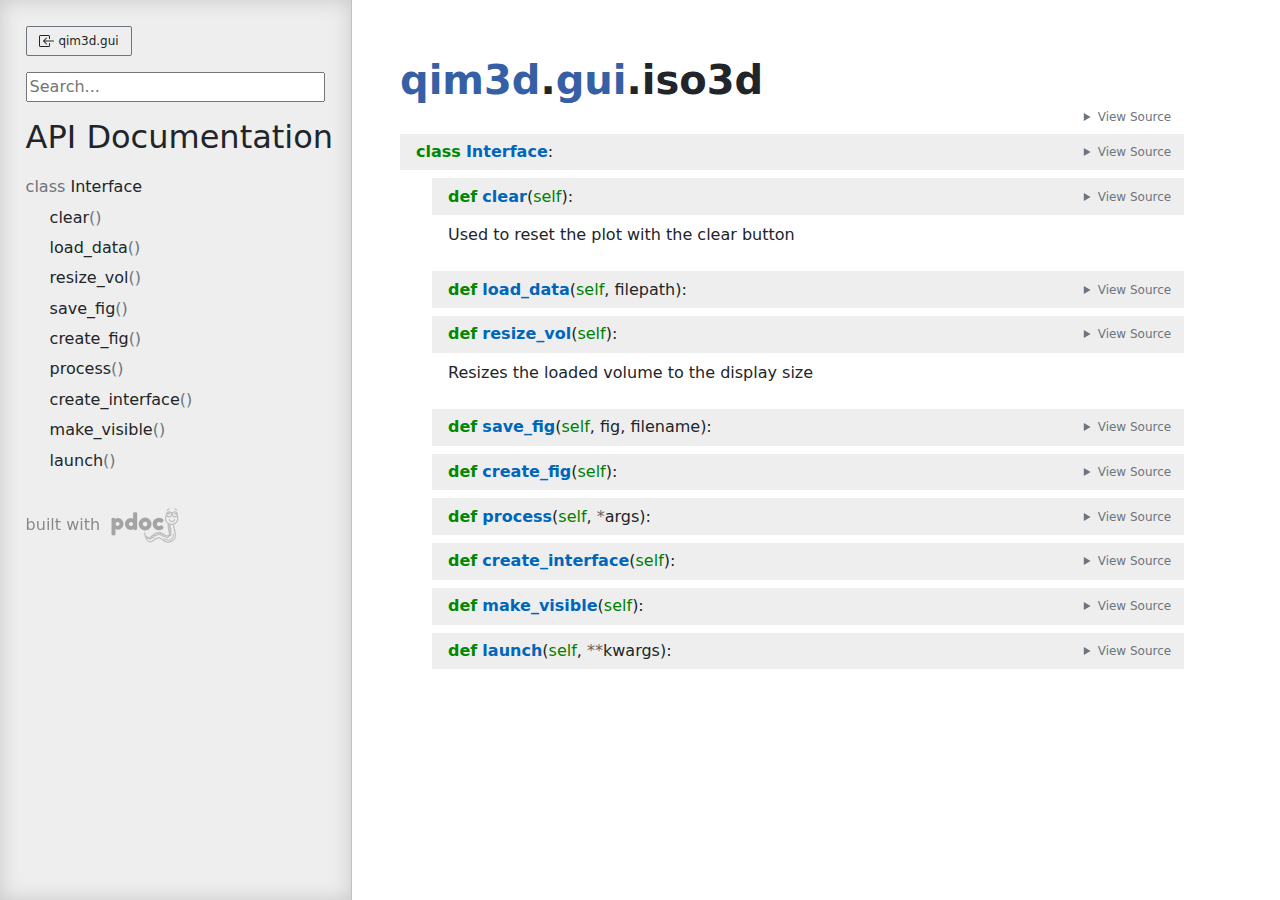
<file: docs/qim3d/gui/iso3d.html>
<!doctype html>
<html lang="en">
<head>
    <meta charset="utf-8">
    <meta name="viewport" content="width=device-width, initial-scale=1">
    <meta name="generator" content="pdoc 13.1.1"/>
    <title>qim3d.gui.iso3d API documentation</title>

    <style>/*! * Bootstrap Reboot v5.0.0 (https://getbootstrap.com/) * Copyright 2011-2021 The Bootstrap Authors * Copyright 2011-2021 Twitter, Inc. * Licensed under MIT (https://github.com/twbs/bootstrap/blob/main/LICENSE) * Forked from Normalize.css, licensed MIT (https://github.com/necolas/normalize.css/blob/master/LICENSE.md) */*,::after,::before{box-sizing:border-box}@media (prefers-reduced-motion:no-preference){:root{scroll-behavior:smooth}}body{margin:0;font-family:system-ui,-apple-system,"Segoe UI",Roboto,"Helvetica Neue",Arial,"Noto Sans","Liberation Sans",sans-serif,"Apple Color Emoji","Segoe UI Emoji","Segoe UI Symbol","Noto Color Emoji";font-size:1rem;font-weight:400;line-height:1.5;color:#212529;background-color:#fff;-webkit-text-size-adjust:100%;-webkit-tap-highlight-color:transparent}hr{margin:1rem 0;color:inherit;background-color:currentColor;border:0;opacity:.25}hr:not([size]){height:1px}h1,h2,h3,h4,h5,h6{margin-top:0;margin-bottom:.5rem;font-weight:500;line-height:1.2}h1{font-size:calc(1.375rem + 1.5vw)}@media (min-width:1200px){h1{font-size:2.5rem}}h2{font-size:calc(1.325rem + .9vw)}@media (min-width:1200px){h2{font-size:2rem}}h3{font-size:calc(1.3rem + .6vw)}@media (min-width:1200px){h3{font-size:1.75rem}}h4{font-size:calc(1.275rem + .3vw)}@media (min-width:1200px){h4{font-size:1.5rem}}h5{font-size:1.25rem}h6{font-size:1rem}p{margin-top:0;margin-bottom:1rem}abbr[data-bs-original-title],abbr[title]{-webkit-text-decoration:underline dotted;text-decoration:underline dotted;cursor:help;-webkit-text-decoration-skip-ink:none;text-decoration-skip-ink:none}address{margin-bottom:1rem;font-style:normal;line-height:inherit}ol,ul{padding-left:2rem}dl,ol,ul{margin-top:0;margin-bottom:1rem}ol ol,ol ul,ul ol,ul ul{margin-bottom:0}dt{font-weight:700}dd{margin-bottom:.5rem;margin-left:0}blockquote{margin:0 0 1rem}b,strong{font-weight:bolder}small{font-size:.875em}mark{padding:.2em;background-color:#fcf8e3}sub,sup{position:relative;font-size:.75em;line-height:0;vertical-align:baseline}sub{bottom:-.25em}sup{top:-.5em}a{color:#0d6efd;text-decoration:underline}a:hover{color:#0a58ca}a:not([href]):not([class]),a:not([href]):not([class]):hover{color:inherit;text-decoration:none}code,kbd,pre,samp{font-family:SFMono-Regular,Menlo,Monaco,Consolas,"Liberation Mono","Courier New",monospace;font-size:1em;direction:ltr;unicode-bidi:bidi-override}pre{display:block;margin-top:0;margin-bottom:1rem;overflow:auto;font-size:.875em}pre code{font-size:inherit;color:inherit;word-break:normal}code{font-size:.875em;color:#d63384;word-wrap:break-word}a>code{color:inherit}kbd{padding:.2rem .4rem;font-size:.875em;color:#fff;background-color:#212529;border-radius:.2rem}kbd kbd{padding:0;font-size:1em;font-weight:700}figure{margin:0 0 1rem}img,svg{vertical-align:middle}table{caption-side:bottom;border-collapse:collapse}caption{padding-top:.5rem;padding-bottom:.5rem;color:#6c757d;text-align:left}th{text-align:inherit;text-align:-webkit-match-parent}tbody,td,tfoot,th,thead,tr{border-color:inherit;border-style:solid;border-width:0}label{display:inline-block}button{border-radius:0}button:focus:not(:focus-visible){outline:0}button,input,optgroup,select,textarea{margin:0;font-family:inherit;font-size:inherit;line-height:inherit}button,select{text-transform:none}[role=button]{cursor:pointer}select{word-wrap:normal}select:disabled{opacity:1}[list]::-webkit-calendar-picker-indicator{display:none}[type=button],[type=reset],[type=submit],button{-webkit-appearance:button}[type=button]:not(:disabled),[type=reset]:not(:disabled),[type=submit]:not(:disabled),button:not(:disabled){cursor:pointer}::-moz-focus-inner{padding:0;border-style:none}textarea{resize:vertical}fieldset{min-width:0;padding:0;margin:0;border:0}legend{float:left;width:100%;padding:0;margin-bottom:.5rem;font-size:calc(1.275rem + .3vw);line-height:inherit}@media (min-width:1200px){legend{font-size:1.5rem}}legend+*{clear:left}::-webkit-datetime-edit-day-field,::-webkit-datetime-edit-fields-wrapper,::-webkit-datetime-edit-hour-field,::-webkit-datetime-edit-minute,::-webkit-datetime-edit-month-field,::-webkit-datetime-edit-text,::-webkit-datetime-edit-year-field{padding:0}::-webkit-inner-spin-button{height:auto}[type=search]{outline-offset:-2px;-webkit-appearance:textfield}::-webkit-search-decoration{-webkit-appearance:none}::-webkit-color-swatch-wrapper{padding:0}::file-selector-button{font:inherit}::-webkit-file-upload-button{font:inherit;-webkit-appearance:button}output{display:inline-block}iframe{border:0}summary{display:list-item;cursor:pointer}progress{vertical-align:baseline}[hidden]{display:none!important}</style>
    <style>/*! syntax-highlighting.css */pre{line-height:125%;}span.linenos{color:inherit; background-color:transparent; padding-left:5px; padding-right:20px;}.pdoc-code .hll{background-color:#ffffcc}.pdoc-code{background:#f8f8f8;}.pdoc-code .c{color:#3D7B7B; font-style:italic}.pdoc-code .err{border:1px solid #FF0000}.pdoc-code .k{color:#008000; font-weight:bold}.pdoc-code .o{color:#666666}.pdoc-code .ch{color:#3D7B7B; font-style:italic}.pdoc-code .cm{color:#3D7B7B; font-style:italic}.pdoc-code .cp{color:#9C6500}.pdoc-code .cpf{color:#3D7B7B; font-style:italic}.pdoc-code .c1{color:#3D7B7B; font-style:italic}.pdoc-code .cs{color:#3D7B7B; font-style:italic}.pdoc-code .gd{color:#A00000}.pdoc-code .ge{font-style:italic}.pdoc-code .gr{color:#E40000}.pdoc-code .gh{color:#000080; font-weight:bold}.pdoc-code .gi{color:#008400}.pdoc-code .go{color:#717171}.pdoc-code .gp{color:#000080; font-weight:bold}.pdoc-code .gs{font-weight:bold}.pdoc-code .gu{color:#800080; font-weight:bold}.pdoc-code .gt{color:#0044DD}.pdoc-code .kc{color:#008000; font-weight:bold}.pdoc-code .kd{color:#008000; font-weight:bold}.pdoc-code .kn{color:#008000; font-weight:bold}.pdoc-code .kp{color:#008000}.pdoc-code .kr{color:#008000; font-weight:bold}.pdoc-code .kt{color:#B00040}.pdoc-code .m{color:#666666}.pdoc-code .s{color:#BA2121}.pdoc-code .na{color:#687822}.pdoc-code .nb{color:#008000}.pdoc-code .nc{color:#0000FF; font-weight:bold}.pdoc-code .no{color:#880000}.pdoc-code .nd{color:#AA22FF}.pdoc-code .ni{color:#717171; font-weight:bold}.pdoc-code .ne{color:#CB3F38; font-weight:bold}.pdoc-code .nf{color:#0000FF}.pdoc-code .nl{color:#767600}.pdoc-code .nn{color:#0000FF; font-weight:bold}.pdoc-code .nt{color:#008000; font-weight:bold}.pdoc-code .nv{color:#19177C}.pdoc-code .ow{color:#AA22FF; font-weight:bold}.pdoc-code .w{color:#bbbbbb}.pdoc-code .mb{color:#666666}.pdoc-code .mf{color:#666666}.pdoc-code .mh{color:#666666}.pdoc-code .mi{color:#666666}.pdoc-code .mo{color:#666666}.pdoc-code .sa{color:#BA2121}.pdoc-code .sb{color:#BA2121}.pdoc-code .sc{color:#BA2121}.pdoc-code .dl{color:#BA2121}.pdoc-code .sd{color:#BA2121; font-style:italic}.pdoc-code .s2{color:#BA2121}.pdoc-code .se{color:#AA5D1F; font-weight:bold}.pdoc-code .sh{color:#BA2121}.pdoc-code .si{color:#A45A77; font-weight:bold}.pdoc-code .sx{color:#008000}.pdoc-code .sr{color:#A45A77}.pdoc-code .s1{color:#BA2121}.pdoc-code .ss{color:#19177C}.pdoc-code .bp{color:#008000}.pdoc-code .fm{color:#0000FF}.pdoc-code .vc{color:#19177C}.pdoc-code .vg{color:#19177C}.pdoc-code .vi{color:#19177C}.pdoc-code .vm{color:#19177C}.pdoc-code .il{color:#666666}</style>
    <style>/*! theme.css */:root{--pdoc-background:#fff;}.pdoc{--text:#212529;--muted:#6c757d;--link:#3660a5;--link-hover:#1659c5;--code:#f8f8f8;--active:#fff598;--accent:#eee;--accent2:#c1c1c1;--nav-hover:rgba(255, 255, 255, 0.5);--name:#0066BB;--def:#008800;--annotation:#007020;}</style>
    <style>/*! layout.css */html, body{width:100%;height:100%;}html, main{scroll-behavior:smooth;}body{background-color:var(--pdoc-background);}@media (max-width:769px){#navtoggle{cursor:pointer;position:absolute;width:50px;height:40px;top:1rem;right:1rem;border-color:var(--text);color:var(--text);display:flex;opacity:0.8;z-index:999;}#navtoggle:hover{opacity:1;}#togglestate + div{display:none;}#togglestate:checked + div{display:inherit;}main, header{padding:2rem 3vw;}header + main{margin-top:-3rem;}.git-button{display:none !important;}nav input[type="search"]{max-width:77%;}nav input[type="search"]:first-child{margin-top:-6px;}nav input[type="search"]:valid ~ *{display:none !important;}}@media (min-width:770px){:root{--sidebar-width:clamp(12.5rem, 28vw, 22rem);}nav{position:fixed;overflow:auto;height:100vh;width:var(--sidebar-width);}main, header{padding:3rem 2rem 3rem calc(var(--sidebar-width) + 3rem);width:calc(54rem + var(--sidebar-width));max-width:100%;}header + main{margin-top:-4rem;}#navtoggle{display:none;}}#togglestate{position:absolute;height:0;opacity:0;}nav.pdoc{--pad:clamp(0.5rem, 2vw, 1.75rem);--indent:1.5rem;background-color:var(--accent);border-right:1px solid var(--accent2);box-shadow:0 0 20px rgba(50, 50, 50, .2) inset;padding:0 0 0 var(--pad);overflow-wrap:anywhere;scrollbar-width:thin; scrollbar-color:var(--accent2) transparent }nav.pdoc::-webkit-scrollbar{width:.4rem; }nav.pdoc::-webkit-scrollbar-thumb{background-color:var(--accent2); }nav.pdoc > div{padding:var(--pad) 0;}nav.pdoc .module-list-button{display:inline-flex;align-items:center;color:var(--text);border-color:var(--muted);margin-bottom:1rem;}nav.pdoc .module-list-button:hover{border-color:var(--text);}nav.pdoc input[type=search]{display:block;outline-offset:0;width:calc(100% - var(--pad));}nav.pdoc .logo{max-width:calc(100% - var(--pad));max-height:35vh;display:block;margin:0 auto 1rem;transform:translate(calc(-.5 * var(--pad)), 0);}nav.pdoc ul{list-style:none;padding-left:0;}nav.pdoc > div > ul{margin-left:calc(0px - var(--pad));}nav.pdoc li a{padding:.2rem 0 .2rem calc(var(--pad) + var(--indent));}nav.pdoc > div > ul > li > a{padding-left:var(--pad);}nav.pdoc li{transition:all 100ms;}nav.pdoc li:hover{background-color:var(--nav-hover);}nav.pdoc a, nav.pdoc a:hover{color:var(--text);}nav.pdoc a{display:block;}nav.pdoc > h2:first-of-type{margin-top:1.5rem;}nav.pdoc .class:before{content:"class ";color:var(--muted);}nav.pdoc .function:after{content:"()";color:var(--muted);}nav.pdoc footer:before{content:"";display:block;width:calc(100% - var(--pad));border-top:solid var(--accent2) 1px;margin-top:1.5rem;padding-top:.5rem;}nav.pdoc footer{font-size:small;}</style>
    <style>/*! content.css */.pdoc{color:var(--text);box-sizing:border-box;line-height:1.5;background:none;}.pdoc .pdoc-button{cursor:pointer;display:inline-block;border:solid black 1px;border-radius:2px;font-size:.75rem;padding:calc(0.5em - 1px) 1em;transition:100ms all;}.pdoc .pdoc-alert{padding:1rem 1rem 1rem calc(1.5rem + 24px);border:1px solid transparent;border-radius:.25rem;background-repeat:no-repeat;background-position:1rem center;margin-bottom:1rem;}.pdoc .pdoc-alert > *:last-child{margin-bottom:0;}.pdoc .pdoc-alert-note {color:#084298;background-color:#cfe2ff;border-color:#b6d4fe;background-image:url("data:image/svg+xml,%3Csvg%20xmlns%3D%22http%3A//www.w3.org/2000/svg%22%20width%3D%2224%22%20height%3D%2224%22%20fill%3D%22%23084298%22%20viewBox%3D%220%200%2016%2016%22%3E%3Cpath%20d%3D%22M8%2016A8%208%200%201%200%208%200a8%208%200%200%200%200%2016zm.93-9.412-1%204.705c-.07.34.029.533.304.533.194%200%20.487-.07.686-.246l-.088.416c-.287.346-.92.598-1.465.598-.703%200-1.002-.422-.808-1.319l.738-3.468c.064-.293.006-.399-.287-.47l-.451-.081.082-.381%202.29-.287zM8%205.5a1%201%200%201%201%200-2%201%201%200%200%201%200%202z%22/%3E%3C/svg%3E");}.pdoc .pdoc-alert-warning{color:#664d03;background-color:#fff3cd;border-color:#ffecb5;background-image:url("data:image/svg+xml,%3Csvg%20xmlns%3D%22http%3A//www.w3.org/2000/svg%22%20width%3D%2224%22%20height%3D%2224%22%20fill%3D%22%23664d03%22%20viewBox%3D%220%200%2016%2016%22%3E%3Cpath%20d%3D%22M8.982%201.566a1.13%201.13%200%200%200-1.96%200L.165%2013.233c-.457.778.091%201.767.98%201.767h13.713c.889%200%201.438-.99.98-1.767L8.982%201.566zM8%205c.535%200%20.954.462.9.995l-.35%203.507a.552.552%200%200%201-1.1%200L7.1%205.995A.905.905%200%200%201%208%205zm.002%206a1%201%200%201%201%200%202%201%201%200%200%201%200-2z%22/%3E%3C/svg%3E");}.pdoc .pdoc-alert-danger{color:#842029;background-color:#f8d7da;border-color:#f5c2c7;background-image:url("data:image/svg+xml,%3Csvg%20xmlns%3D%22http%3A//www.w3.org/2000/svg%22%20width%3D%2224%22%20height%3D%2224%22%20fill%3D%22%23842029%22%20viewBox%3D%220%200%2016%2016%22%3E%3Cpath%20d%3D%22M5.52.359A.5.5%200%200%201%206%200h4a.5.5%200%200%201%20.474.658L8.694%206H12.5a.5.5%200%200%201%20.395.807l-7%209a.5.5%200%200%201-.873-.454L6.823%209.5H3.5a.5.5%200%200%201-.48-.641l2.5-8.5z%22/%3E%3C/svg%3E");}.pdoc .visually-hidden{position:absolute !important;width:1px !important;height:1px !important;padding:0 !important;margin:-1px !important;overflow:hidden !important;clip:rect(0, 0, 0, 0) !important;white-space:nowrap !important;border:0 !important;}.pdoc h1, .pdoc h2, .pdoc h3{font-weight:300;margin:.3em 0;padding:.2em 0;}.pdoc > section:not(.module-info) h1{font-size:1.5rem;font-weight:500;}.pdoc > section:not(.module-info) h2{font-size:1.4rem;font-weight:500;}.pdoc > section:not(.module-info) h3{font-size:1.3rem;font-weight:500;}.pdoc > section:not(.module-info) h4{font-size:1.2rem;}.pdoc > section:not(.module-info) h5{font-size:1.1rem;}.pdoc a{text-decoration:none;color:var(--link);}.pdoc a:hover{color:var(--link-hover);}.pdoc blockquote{margin-left:2rem;}.pdoc pre{border-top:1px solid var(--accent2);border-bottom:1px solid var(--accent2);margin-top:0;margin-bottom:1em;padding:.5rem 0 .5rem .5rem;overflow-x:auto;background-color:var(--code);}.pdoc code{color:var(--text);padding:.2em .4em;margin:0;font-size:85%;background-color:var(--code);border-radius:6px;}.pdoc a > code{color:inherit;}.pdoc pre > code{display:inline-block;font-size:inherit;background:none;border:none;padding:0;}.pdoc > section:not(.module-info){margin-bottom:1.5rem;}.pdoc .modulename{margin-top:0;font-weight:bold;}.pdoc .modulename a{color:var(--link);transition:100ms all;}.pdoc .git-button{float:right;border:solid var(--link) 1px;}.pdoc .git-button:hover{background-color:var(--link);color:var(--pdoc-background);}.view-source-toggle-state,.view-source-toggle-state ~ .pdoc-code{display:none;}.view-source-toggle-state:checked ~ .pdoc-code{display:block;}.view-source-button{display:inline-block;float:right;font-size:.75rem;line-height:1.5rem;color:var(--muted);padding:0 .4rem 0 1.3rem;cursor:pointer;text-indent:-2px;}.view-source-button > span{visibility:hidden;}.module-info .view-source-button{float:none;display:flex;justify-content:flex-end;margin:-1.2rem .4rem -.2rem 0;}.view-source-button::before{position:absolute;content:"View Source";display:list-item;list-style-type:disclosure-closed;}.view-source-toggle-state:checked ~ .attr .view-source-button::before,.view-source-toggle-state:checked ~ .view-source-button::before{list-style-type:disclosure-open;}.pdoc .docstring{margin-bottom:1.5rem;}.pdoc section:not(.module-info) .docstring{margin-left:clamp(0rem, 5vw - 2rem, 1rem);}.pdoc .docstring .pdoc-code{margin-left:1em;margin-right:1em;}.pdoc h1:target,.pdoc h2:target,.pdoc h3:target,.pdoc h4:target,.pdoc h5:target,.pdoc h6:target,.pdoc .pdoc-code > pre > span:target{background-color:var(--active);box-shadow:-1rem 0 0 0 var(--active);}.pdoc .pdoc-code > pre > span:target{display:block;}.pdoc div:target > .attr,.pdoc section:target > .attr,.pdoc dd:target > a{background-color:var(--active);}.pdoc *{scroll-margin:2rem;}.pdoc .pdoc-code .linenos{user-select:none;}.pdoc .attr:hover{filter:contrast(0.95);}.pdoc section, .pdoc .classattr{position:relative;}.pdoc .headerlink{--width:clamp(1rem, 3vw, 2rem);position:absolute;top:0;left:calc(0rem - var(--width));transition:all 100ms ease-in-out;opacity:0;}.pdoc .headerlink::before{content:"#";display:block;text-align:center;width:var(--width);height:2.3rem;line-height:2.3rem;font-size:1.5rem;}.pdoc .attr:hover ~ .headerlink,.pdoc *:target > .headerlink,.pdoc .headerlink:hover{opacity:1;}.pdoc .attr{display:block;margin:.5rem 0 .5rem;padding:.4rem .4rem .4rem 1rem;background-color:var(--accent);overflow-x:auto;}.pdoc .classattr{margin-left:2rem;}.pdoc .name{color:var(--name);font-weight:bold;}.pdoc .def{color:var(--def);font-weight:bold;}.pdoc .signature{background-color:transparent;}.pdoc .param, .pdoc .return-annotation{white-space:pre;}.pdoc .signature.multiline .param{display:block;}.pdoc .signature.condensed .param{display:inline-block;}.pdoc .annotation{color:var(--annotation);}.pdoc .view-value-toggle-state,.pdoc .view-value-toggle-state ~ .default_value{display:none;}.pdoc .view-value-toggle-state:checked ~ .default_value{display:inherit;}.pdoc .view-value-button{font-size:.5rem;vertical-align:middle;border-style:dashed;margin-top:-0.1rem;}.pdoc .view-value-button:hover{background:white;}.pdoc .view-value-button::before{content:"show";text-align:center;width:2.2em;display:inline-block;}.pdoc .view-value-toggle-state:checked ~ .view-value-button::before{content:"hide";}.pdoc .inherited{margin-left:2rem;}.pdoc .inherited dt{font-weight:700;}.pdoc .inherited dt, .pdoc .inherited dd{display:inline;margin-left:0;margin-bottom:.5rem;}.pdoc .inherited dd:not(:last-child):after{content:", ";}.pdoc .inherited .class:before{content:"class ";}.pdoc .inherited .function a:after{content:"()";}.pdoc .search-result .docstring{overflow:auto;max-height:25vh;}.pdoc .search-result.focused > .attr{background-color:var(--active);}.pdoc .attribution{margin-top:2rem;display:block;opacity:0.5;transition:all 200ms;filter:grayscale(100%);}.pdoc .attribution:hover{opacity:1;filter:grayscale(0%);}.pdoc .attribution img{margin-left:5px;height:35px;vertical-align:middle;width:70px;transition:all 200ms;}.pdoc table{display:block;width:max-content;max-width:100%;overflow:auto;margin-bottom:1rem;}.pdoc table th{font-weight:600;}.pdoc table th, .pdoc table td{padding:6px 13px;border:1px solid var(--accent2);}</style>
    <style>/*! custom.css */</style></head>
<body>
    <nav class="pdoc">
        <label id="navtoggle" for="togglestate" class="pdoc-button"><svg xmlns='http://www.w3.org/2000/svg' viewBox='0 0 30 30'><path stroke-linecap='round' stroke="currentColor" stroke-miterlimit='10' stroke-width='2' d='M4 7h22M4 15h22M4 23h22'/></svg></label>
        <input id="togglestate" type="checkbox" aria-hidden="true" tabindex="-1">
        <div>            <a class="pdoc-button module-list-button" href="../gui.html">
<svg xmlns="http://www.w3.org/2000/svg" width="16" height="16" fill="currentColor" class="bi bi-box-arrow-in-left" viewBox="0 0 16 16">
  <path fill-rule="evenodd" d="M10 3.5a.5.5 0 0 0-.5-.5h-8a.5.5 0 0 0-.5.5v9a.5.5 0 0 0 .5.5h8a.5.5 0 0 0 .5-.5v-2a.5.5 0 0 1 1 0v2A1.5 1.5 0 0 1 9.5 14h-8A1.5 1.5 0 0 1 0 12.5v-9A1.5 1.5 0 0 1 1.5 2h8A1.5 1.5 0 0 1 11 3.5v2a.5.5 0 0 1-1 0v-2z"/>
  <path fill-rule="evenodd" d="M4.146 8.354a.5.5 0 0 1 0-.708l3-3a.5.5 0 1 1 .708.708L5.707 7.5H14.5a.5.5 0 0 1 0 1H5.707l2.147 2.146a.5.5 0 0 1-.708.708l-3-3z"/>
</svg>                &nbsp;qim3d.gui</a>


            <input type="search" placeholder="Search..." role="searchbox" aria-label="search"
                   pattern=".+" required>



            <h2>API Documentation</h2>
                <ul class="memberlist">
            <li>
                    <a class="class" href="#Interface">Interface</a>
                            <ul class="memberlist">
                        <li>
                                <a class="function" href="#Interface.clear">clear</a>
                        </li>
                        <li>
                                <a class="function" href="#Interface.load_data">load_data</a>
                        </li>
                        <li>
                                <a class="function" href="#Interface.resize_vol">resize_vol</a>
                        </li>
                        <li>
                                <a class="function" href="#Interface.save_fig">save_fig</a>
                        </li>
                        <li>
                                <a class="function" href="#Interface.create_fig">create_fig</a>
                        </li>
                        <li>
                                <a class="function" href="#Interface.process">process</a>
                        </li>
                        <li>
                                <a class="function" href="#Interface.create_interface">create_interface</a>
                        </li>
                        <li>
                                <a class="function" href="#Interface.make_visible">make_visible</a>
                        </li>
                        <li>
                                <a class="function" href="#Interface.launch">launch</a>
                        </li>
                </ul>

            </li>
    </ul>



        <a class="attribution" title="pdoc: Python API documentation generator" href="https://pdoc.dev" target="_blank">
            built with <span class="visually-hidden">pdoc</span><img
                alt="pdoc logo"
                src="data:image/svg+xml,%3Csvg%20xmlns%3D%22http%3A//www.w3.org/2000/svg%22%20role%3D%22img%22%20aria-label%3D%22pdoc%20logo%22%20width%3D%22300%22%20height%3D%22150%22%20viewBox%3D%22-1%200%2060%2030%22%3E%3Ctitle%3Epdoc%3C/title%3E%3Cpath%20d%3D%22M29.621%2021.293c-.011-.273-.214-.475-.511-.481a.5.5%200%200%200-.489.503l-.044%201.393c-.097.551-.695%201.215-1.566%201.704-.577.428-1.306.486-2.193.182-1.426-.617-2.467-1.654-3.304-2.487l-.173-.172a3.43%203.43%200%200%200-.365-.306.49.49%200%200%200-.286-.196c-1.718-1.06-4.931-1.47-7.353.191l-.219.15c-1.707%201.187-3.413%202.131-4.328%201.03-.02-.027-.49-.685-.141-1.763.233-.721.546-2.408.772-4.076.042-.09.067-.187.046-.288.166-1.347.277-2.625.241-3.351%201.378-1.008%202.271-2.586%202.271-4.362%200-.976-.272-1.935-.788-2.774-.057-.094-.122-.18-.184-.268.033-.167.052-.339.052-.516%200-1.477-1.202-2.679-2.679-2.679-.791%200-1.496.352-1.987.9a6.3%206.3%200%200%200-1.001.029c-.492-.564-1.207-.929-2.012-.929-1.477%200-2.679%201.202-2.679%202.679A2.65%202.65%200%200%200%20.97%206.554c-.383.747-.595%201.572-.595%202.41%200%202.311%201.507%204.29%203.635%205.107-.037.699-.147%202.27-.423%203.294l-.137.461c-.622%202.042-2.515%208.257%201.727%2010.643%201.614.908%203.06%201.248%204.317%201.248%202.665%200%204.492-1.524%205.322-2.401%201.476-1.559%202.886-1.854%206.491.82%201.877%201.393%203.514%201.753%204.861%201.068%202.223-1.713%202.811-3.867%203.399-6.374.077-.846.056-1.469.054-1.537zm-4.835%204.313c-.054.305-.156.586-.242.629-.034-.007-.131-.022-.307-.157-.145-.111-.314-.478-.456-.908.221.121.432.25.675.355.115.039.219.051.33.081zm-2.251-1.238c-.05.33-.158.648-.252.694-.022.001-.125-.018-.307-.157-.217-.166-.488-.906-.639-1.573.358.344.754.693%201.198%201.036zm-3.887-2.337c-.006-.116-.018-.231-.041-.342.635.145%201.189.368%201.599.625.097.231.166.481.174.642-.03.049-.055.101-.067.158-.046.013-.128.026-.298.004-.278-.037-.901-.57-1.367-1.087zm-1.127-.497c.116.306.176.625.12.71-.019.014-.117.045-.345.016-.206-.027-.604-.332-.986-.695.41-.051.816-.056%201.211-.031zm-4.535%201.535c.209.22.379.47.358.598-.006.041-.088.138-.351.234-.144.055-.539-.063-.979-.259a11.66%2011.66%200%200%200%20.972-.573zm.983-.664c.359-.237.738-.418%201.126-.554.25.237.479.548.457.694-.006.042-.087.138-.351.235-.174.064-.694-.105-1.232-.375zm-3.381%201.794c-.022.145-.061.29-.149.401-.133.166-.358.248-.69.251h-.002c-.133%200-.306-.26-.45-.621.417.091.854.07%201.291-.031zm-2.066-8.077a4.78%204.78%200%200%201-.775-.584c.172-.115.505-.254.88-.378l-.105.962zm-.331%202.302a10.32%2010.32%200%200%201-.828-.502c.202-.143.576-.328.984-.49l-.156.992zm-.45%202.157l-.701-.403c.214-.115.536-.249.891-.376a11.57%2011.57%200%200%201-.19.779zm-.181%201.716c.064.398.194.702.298.893-.194-.051-.435-.162-.736-.398.061-.119.224-.3.438-.495zM8.87%204.141c0%20.152-.123.276-.276.276s-.275-.124-.275-.276.123-.276.276-.276.275.124.275.276zm-.735-.389a1.15%201.15%200%200%200-.314.783%201.16%201.16%200%200%200%201.162%201.162c.457%200%20.842-.27%201.032-.653.026.117.042.238.042.362a1.68%201.68%200%200%201-1.679%201.679%201.68%201.68%200%200%201-1.679-1.679c0-.843.626-1.535%201.436-1.654zM5.059%205.406A1.68%201.68%200%200%201%203.38%207.085a1.68%201.68%200%200%201-1.679-1.679c0-.037.009-.072.011-.109.21.3.541.508.935.508a1.16%201.16%200%200%200%201.162-1.162%201.14%201.14%200%200%200-.474-.912c.015%200%20.03-.005.045-.005.926.001%201.679.754%201.679%201.68zM3.198%204.141c0%20.152-.123.276-.276.276s-.275-.124-.275-.276.123-.276.276-.276.275.124.275.276zM1.375%208.964c0-.52.103-1.035.288-1.52.466.394%201.06.64%201.717.64%201.144%200%202.116-.725%202.499-1.738.383%201.012%201.355%201.738%202.499%201.738.867%200%201.631-.421%202.121-1.062.307.605.478%201.267.478%201.942%200%202.486-2.153%204.51-4.801%204.51s-4.801-2.023-4.801-4.51zm24.342%2019.349c-.985.498-2.267.168-3.813-.979-3.073-2.281-5.453-3.199-7.813-.705-1.315%201.391-4.163%203.365-8.423.97-3.174-1.786-2.239-6.266-1.261-9.479l.146-.492c.276-1.02.395-2.457.444-3.268a6.11%206.11%200%200%200%201.18.115%206.01%206.01%200%200%200%202.536-.562l-.006.175c-.802.215-1.848.612-2.021%201.25-.079.295.021.601.274.837.219.203.415.364.598.501-.667.304-1.243.698-1.311%201.179-.02.144-.022.507.393.787.213.144.395.26.564.365-1.285.521-1.361.96-1.381%201.126-.018.142-.011.496.427.746l.854.489c-.473.389-.971.914-.999%201.429-.018.278.095.532.316.713.675.556%201.231.721%201.653.721.059%200%20.104-.014.158-.02.207.707.641%201.64%201.513%201.64h.013c.8-.008%201.236-.345%201.462-.626.173-.216.268-.457.325-.692.424.195.93.374%201.372.374.151%200%20.294-.021.423-.068.732-.27.944-.704.993-1.021.009-.061.003-.119.002-.179.266.086.538.147.789.147.15%200%20.294-.021.423-.069.542-.2.797-.489.914-.754.237.147.478.258.704.288.106.014.205.021.296.021.356%200%20.595-.101.767-.229.438.435%201.094.992%201.656%201.067.106.014.205.021.296.021a1.56%201.56%200%200%200%20.323-.035c.17.575.453%201.289.866%201.605.358.273.665.362.914.362a.99.99%200%200%200%20.421-.093%201.03%201.03%200%200%200%20.245-.164c.168.428.39.846.68%201.068.358.273.665.362.913.362a.99.99%200%200%200%20.421-.093c.317-.148.512-.448.639-.762.251.157.495.257.726.257.127%200%20.25-.024.37-.071.427-.17.706-.617.841-1.314.022-.015.047-.022.068-.038.067-.051.133-.104.196-.159-.443%201.486-1.107%202.761-2.086%203.257zM8.66%209.925a.5.5%200%201%200-1%200c0%20.653-.818%201.205-1.787%201.205s-1.787-.552-1.787-1.205a.5.5%200%201%200-1%200c0%201.216%201.25%202.205%202.787%202.205s2.787-.989%202.787-2.205zm4.4%2015.965l-.208.097c-2.661%201.258-4.708%201.436-6.086.527-1.542-1.017-1.88-3.19-1.844-4.198a.4.4%200%200%200-.385-.414c-.242-.029-.406.164-.414.385-.046%201.249.367%203.686%202.202%204.896.708.467%201.547.7%202.51.7%201.248%200%202.706-.392%204.362-1.174l.185-.086a.4.4%200%200%200%20.205-.527c-.089-.204-.326-.291-.527-.206zM9.547%202.292c.093.077.205.114.317.114a.5.5%200%200%200%20.318-.886L8.817.397a.5.5%200%200%200-.703.068.5.5%200%200%200%20.069.703l1.364%201.124zm-7.661-.065c.086%200%20.173-.022.253-.068l1.523-.893a.5.5%200%200%200-.506-.863l-1.523.892a.5.5%200%200%200-.179.685c.094.158.261.247.432.247z%22%20transform%3D%22matrix%28-1%200%200%201%2058%200%29%22%20fill%3D%22%233bb300%22/%3E%3Cpath%20d%3D%22M.3%2021.86V10.18q0-.46.02-.68.04-.22.18-.5.28-.54%201.34-.54%201.06%200%201.42.28.38.26.44.78.76-1.04%202.38-1.04%201.64%200%203.1%201.54%201.46%201.54%201.46%203.58%200%202.04-1.46%203.58-1.44%201.54-3.08%201.54-1.64%200-2.38-.92v4.04q0%20.46-.04.68-.02.22-.18.5-.14.3-.5.42-.36.12-.98.12-.62%200-1-.12-.36-.12-.52-.4-.14-.28-.18-.5-.02-.22-.02-.68zm3.96-9.42q-.46.54-.46%201.18%200%20.64.46%201.18.48.52%201.2.52.74%200%201.24-.52.52-.52.52-1.18%200-.66-.48-1.18-.48-.54-1.26-.54-.76%200-1.22.54zm14.741-8.36q.16-.3.54-.42.38-.12%201-.12.64%200%201.02.12.38.12.52.42.16.3.18.54.04.22.04.68v11.94q0%20.46-.04.7-.02.22-.18.5-.3.54-1.7.54-1.38%200-1.54-.98-.84.96-2.34.96-1.8%200-3.28-1.56-1.48-1.58-1.48-3.66%200-2.1%201.48-3.68%201.5-1.58%203.28-1.58%201.48%200%202.3%201v-4.2q0-.46.02-.68.04-.24.18-.52zm-3.24%2010.86q.52.54%201.26.54.74%200%201.22-.54.5-.54.5-1.18%200-.66-.48-1.22-.46-.56-1.26-.56-.8%200-1.28.56-.48.54-.48%201.2%200%20.66.52%201.2zm7.833-1.2q0-2.4%201.68-3.96%201.68-1.56%203.84-1.56%202.16%200%203.82%201.56%201.66%201.54%201.66%203.94%200%201.66-.86%202.96-.86%201.28-2.1%201.9-1.22.6-2.54.6-1.32%200-2.56-.64-1.24-.66-2.1-1.92-.84-1.28-.84-2.88zm4.18%201.44q.64.48%201.3.48.66%200%201.32-.5.66-.5.66-1.48%200-.98-.62-1.46-.62-.48-1.34-.48-.72%200-1.34.5-.62.5-.62%201.48%200%20.96.64%201.46zm11.412-1.44q0%20.84.56%201.32.56.46%201.18.46.64%200%201.18-.36.56-.38.9-.38.6%200%201.46%201.06.46.58.46%201.04%200%20.76-1.1%201.42-1.14.8-2.8.8-1.86%200-3.58-1.34-.82-.64-1.34-1.7-.52-1.08-.52-2.36%200-1.3.52-2.34.52-1.06%201.34-1.7%201.66-1.32%203.54-1.32.76%200%201.48.22.72.2%201.06.4l.32.2q.36.24.56.38.52.4.52.92%200%20.5-.42%201.14-.72%201.1-1.38%201.1-.38%200-1.08-.44-.36-.34-1.04-.34-.66%200-1.24.48-.58.48-.58%201.34z%22%20fill%3D%22green%22/%3E%3C/svg%3E"/>
        </a>
</div>
    </nav>
    <main class="pdoc">
            <section class="module-info">
                    <h1 class="modulename">
<a href="./../../qim3d.html">qim3d</a><wbr>.<a href="./../gui.html">gui</a><wbr>.iso3d    </h1>

                
                        <input id="mod-iso3d-view-source" class="view-source-toggle-state" type="checkbox" aria-hidden="true" tabindex="-1">

                        <label class="view-source-button" for="mod-iso3d-view-source"><span>View Source</span></label>

                        <div class="pdoc-code codehilite"><pre><span></span><span id="L-1"><a href="#L-1"><span class="linenos">  1</span></a><span class="kn">import</span> <span class="nn">gradio</span> <span class="k">as</span> <span class="nn">gr</span>
</span><span id="L-2"><a href="#L-2"><span class="linenos">  2</span></a><span class="kn">import</span> <span class="nn">numpy</span> <span class="k">as</span> <span class="nn">np</span>
</span><span id="L-3"><a href="#L-3"><span class="linenos">  3</span></a><span class="kn">import</span> <span class="nn">os</span>
</span><span id="L-4"><a href="#L-4"><span class="linenos">  4</span></a><span class="kn">from</span> <span class="nn">qim3d.tools</span> <span class="kn">import</span> <span class="n">internal_tools</span>
</span><span id="L-5"><a href="#L-5"><span class="linenos">  5</span></a><span class="kn">from</span> <span class="nn">qim3d.io</span> <span class="kn">import</span> <span class="n">DataLoader</span>
</span><span id="L-6"><a href="#L-6"><span class="linenos">  6</span></a><span class="kn">from</span> <span class="nn">qim3d.io.logger</span> <span class="kn">import</span> <span class="n">log</span>
</span><span id="L-7"><a href="#L-7"><span class="linenos">  7</span></a><span class="kn">import</span> <span class="nn">plotly.graph_objects</span> <span class="k">as</span> <span class="nn">go</span>
</span><span id="L-8"><a href="#L-8"><span class="linenos">  8</span></a><span class="kn">from</span> <span class="nn">scipy</span> <span class="kn">import</span> <span class="n">ndimage</span>
</span><span id="L-9"><a href="#L-9"><span class="linenos">  9</span></a>
</span><span id="L-10"><a href="#L-10"><span class="linenos"> 10</span></a>
</span><span id="L-11"><a href="#L-11"><span class="linenos"> 11</span></a><span class="k">class</span> <span class="nc">Interface</span><span class="p">:</span>
</span><span id="L-12"><a href="#L-12"><span class="linenos"> 12</span></a>    <span class="k">def</span> <span class="fm">__init__</span><span class="p">(</span><span class="bp">self</span><span class="p">):</span>
</span><span id="L-13"><a href="#L-13"><span class="linenos"> 13</span></a>        <span class="bp">self</span><span class="o">.</span><span class="n">show_header</span> <span class="o">=</span> <span class="kc">False</span>
</span><span id="L-14"><a href="#L-14"><span class="linenos"> 14</span></a>        <span class="bp">self</span><span class="o">.</span><span class="n">verbose</span> <span class="o">=</span> <span class="kc">False</span>
</span><span id="L-15"><a href="#L-15"><span class="linenos"> 15</span></a>        <span class="bp">self</span><span class="o">.</span><span class="n">title</span> <span class="o">=</span> <span class="s2">&quot;Isosurfaces for 3D visualization&quot;</span>
</span><span id="L-16"><a href="#L-16"><span class="linenos"> 16</span></a>
</span><span id="L-17"><a href="#L-17"><span class="linenos"> 17</span></a>        <span class="bp">self</span><span class="o">.</span><span class="n">plot_height</span> <span class="o">=</span> <span class="mi">768</span>
</span><span id="L-18"><a href="#L-18"><span class="linenos"> 18</span></a>        <span class="bp">self</span><span class="o">.</span><span class="n">height</span> <span class="o">=</span> <span class="mi">1024</span>
</span><span id="L-19"><a href="#L-19"><span class="linenos"> 19</span></a>        <span class="bp">self</span><span class="o">.</span><span class="n">width</span> <span class="o">=</span> <span class="mi">960</span>
</span><span id="L-20"><a href="#L-20"><span class="linenos"> 20</span></a>
</span><span id="L-21"><a href="#L-21"><span class="linenos"> 21</span></a>        <span class="c1"># Data examples</span>
</span><span id="L-22"><a href="#L-22"><span class="linenos"> 22</span></a>        <span class="n">current_dir</span> <span class="o">=</span> <span class="n">os</span><span class="o">.</span><span class="n">path</span><span class="o">.</span><span class="n">dirname</span><span class="p">(</span><span class="n">os</span><span class="o">.</span><span class="n">path</span><span class="o">.</span><span class="n">abspath</span><span class="p">(</span><span class="vm">__file__</span><span class="p">))</span>
</span><span id="L-23"><a href="#L-23"><span class="linenos"> 23</span></a>        <span class="n">examples_dir</span> <span class="o">=</span> <span class="p">[</span><span class="s2">&quot;..&quot;</span><span class="p">,</span> <span class="s2">&quot;img_examples&quot;</span><span class="p">]</span>
</span><span id="L-24"><a href="#L-24"><span class="linenos"> 24</span></a>        <span class="n">examples</span> <span class="o">=</span> <span class="p">[</span>
</span><span id="L-25"><a href="#L-25"><span class="linenos"> 25</span></a>            <span class="s2">&quot;blobs_256x256x256.tif&quot;</span><span class="p">,</span>
</span><span id="L-26"><a href="#L-26"><span class="linenos"> 26</span></a>            <span class="s2">&quot;fly_150x256x256.tif&quot;</span><span class="p">,</span>
</span><span id="L-27"><a href="#L-27"><span class="linenos"> 27</span></a>            <span class="s2">&quot;cement_128x128x128.tif&quot;</span><span class="p">,</span>
</span><span id="L-28"><a href="#L-28"><span class="linenos"> 28</span></a>            <span class="s2">&quot;NT_10x200x100.tif&quot;</span><span class="p">,</span>
</span><span id="L-29"><a href="#L-29"><span class="linenos"> 29</span></a>            <span class="s2">&quot;NT_128x128x128.tif&quot;</span><span class="p">,</span>
</span><span id="L-30"><a href="#L-30"><span class="linenos"> 30</span></a>            <span class="s2">&quot;shell_225x128x128.tif&quot;</span><span class="p">,</span>
</span><span id="L-31"><a href="#L-31"><span class="linenos"> 31</span></a>            <span class="s2">&quot;bone_128x128x128.tif&quot;</span><span class="p">,</span>
</span><span id="L-32"><a href="#L-32"><span class="linenos"> 32</span></a>        <span class="p">]</span>
</span><span id="L-33"><a href="#L-33"><span class="linenos"> 33</span></a>        <span class="bp">self</span><span class="o">.</span><span class="n">img_examples</span> <span class="o">=</span> <span class="p">[]</span>
</span><span id="L-34"><a href="#L-34"><span class="linenos"> 34</span></a>        <span class="k">for</span> <span class="n">example</span> <span class="ow">in</span> <span class="n">examples</span><span class="p">:</span>
</span><span id="L-35"><a href="#L-35"><span class="linenos"> 35</span></a>            <span class="bp">self</span><span class="o">.</span><span class="n">img_examples</span><span class="o">.</span><span class="n">append</span><span class="p">(</span>
</span><span id="L-36"><a href="#L-36"><span class="linenos"> 36</span></a>                <span class="p">[</span><span class="n">os</span><span class="o">.</span><span class="n">path</span><span class="o">.</span><span class="n">join</span><span class="p">(</span><span class="n">current_dir</span><span class="p">,</span> <span class="o">*</span><span class="n">examples_dir</span><span class="p">,</span> <span class="n">example</span><span class="p">)]</span>
</span><span id="L-37"><a href="#L-37"><span class="linenos"> 37</span></a>            <span class="p">)</span>
</span><span id="L-38"><a href="#L-38"><span class="linenos"> 38</span></a>
</span><span id="L-39"><a href="#L-39"><span class="linenos"> 39</span></a>        <span class="c1"># CSS path</span>
</span><span id="L-40"><a href="#L-40"><span class="linenos"> 40</span></a>        <span class="bp">self</span><span class="o">.</span><span class="n">css_path</span> <span class="o">=</span> <span class="n">os</span><span class="o">.</span><span class="n">path</span><span class="o">.</span><span class="n">join</span><span class="p">(</span><span class="n">current_dir</span><span class="p">,</span> <span class="s2">&quot;..&quot;</span><span class="p">,</span> <span class="s2">&quot;css&quot;</span><span class="p">,</span> <span class="s2">&quot;gradio.css&quot;</span><span class="p">)</span>
</span><span id="L-41"><a href="#L-41"><span class="linenos"> 41</span></a>
</span><span id="L-42"><a href="#L-42"><span class="linenos"> 42</span></a>    <span class="k">def</span> <span class="nf">clear</span><span class="p">(</span><span class="bp">self</span><span class="p">):</span>
</span><span id="L-43"><a href="#L-43"><span class="linenos"> 43</span></a><span class="w">        </span><span class="sd">&quot;&quot;&quot;Used to reset the plot with the clear button&quot;&quot;&quot;</span>
</span><span id="L-44"><a href="#L-44"><span class="linenos"> 44</span></a>        <span class="k">return</span> <span class="kc">None</span>
</span><span id="L-45"><a href="#L-45"><span class="linenos"> 45</span></a>
</span><span id="L-46"><a href="#L-46"><span class="linenos"> 46</span></a>    <span class="k">def</span> <span class="nf">load_data</span><span class="p">(</span><span class="bp">self</span><span class="p">,</span> <span class="n">filepath</span><span class="p">):</span>
</span><span id="L-47"><a href="#L-47"><span class="linenos"> 47</span></a>
</span><span id="L-48"><a href="#L-48"><span class="linenos"> 48</span></a>        <span class="c1"># TODO: Add support for multiple files</span>
</span><span id="L-49"><a href="#L-49"><span class="linenos"> 49</span></a>        <span class="bp">self</span><span class="o">.</span><span class="n">vol</span> <span class="o">=</span> <span class="n">DataLoader</span><span class="p">()</span><span class="o">.</span><span class="n">load_tiff</span><span class="p">(</span><span class="n">filepath</span><span class="p">)</span>
</span><span id="L-50"><a href="#L-50"><span class="linenos"> 50</span></a>
</span><span id="L-51"><a href="#L-51"><span class="linenos"> 51</span></a>    <span class="k">def</span> <span class="nf">resize_vol</span><span class="p">(</span><span class="bp">self</span><span class="p">):</span>
</span><span id="L-52"><a href="#L-52"><span class="linenos"> 52</span></a><span class="w">        </span><span class="sd">&quot;&quot;&quot;Resizes the loaded volume to the display size&quot;&quot;&quot;</span>
</span><span id="L-53"><a href="#L-53"><span class="linenos"> 53</span></a>
</span><span id="L-54"><a href="#L-54"><span class="linenos"> 54</span></a>        <span class="c1"># Get original size</span>
</span><span id="L-55"><a href="#L-55"><span class="linenos"> 55</span></a>        <span class="n">original_Z</span><span class="p">,</span> <span class="n">original_Y</span><span class="p">,</span> <span class="n">original_X</span> <span class="o">=</span> <span class="n">np</span><span class="o">.</span><span class="n">shape</span><span class="p">(</span><span class="bp">self</span><span class="o">.</span><span class="n">vol</span><span class="p">)</span>
</span><span id="L-56"><a href="#L-56"><span class="linenos"> 56</span></a>        <span class="n">max_size</span> <span class="o">=</span> <span class="n">np</span><span class="o">.</span><span class="n">max</span><span class="p">([</span><span class="n">original_Z</span><span class="p">,</span> <span class="n">original_Y</span><span class="p">,</span> <span class="n">original_X</span><span class="p">])</span>
</span><span id="L-57"><a href="#L-57"><span class="linenos"> 57</span></a>        <span class="k">if</span> <span class="bp">self</span><span class="o">.</span><span class="n">verbose</span><span class="p">:</span>
</span><span id="L-58"><a href="#L-58"><span class="linenos"> 58</span></a>            <span class="n">log</span><span class="o">.</span><span class="n">info</span><span class="p">(</span><span class="sa">f</span><span class="s2">&quot;</span><span class="se">\n</span><span class="s2">Original volume: </span><span class="si">{</span><span class="n">original_Z</span><span class="p">,</span><span class="w"> </span><span class="n">original_Y</span><span class="p">,</span><span class="w"> </span><span class="n">original_X</span><span class="si">}</span><span class="s2">&quot;</span><span class="p">)</span>
</span><span id="L-59"><a href="#L-59"><span class="linenos"> 59</span></a>
</span><span id="L-60"><a href="#L-60"><span class="linenos"> 60</span></a>        <span class="c1"># Resize for display</span>
</span><span id="L-61"><a href="#L-61"><span class="linenos"> 61</span></a>        <span class="bp">self</span><span class="o">.</span><span class="n">vol</span> <span class="o">=</span> <span class="n">ndimage</span><span class="o">.</span><span class="n">zoom</span><span class="p">(</span>
</span><span id="L-62"><a href="#L-62"><span class="linenos"> 62</span></a>            <span class="nb">input</span><span class="o">=</span><span class="bp">self</span><span class="o">.</span><span class="n">vol</span><span class="p">,</span>
</span><span id="L-63"><a href="#L-63"><span class="linenos"> 63</span></a>            <span class="n">zoom</span><span class="o">=</span><span class="bp">self</span><span class="o">.</span><span class="n">display_size</span> <span class="o">/</span> <span class="n">max_size</span><span class="p">,</span>
</span><span id="L-64"><a href="#L-64"><span class="linenos"> 64</span></a>            <span class="n">order</span><span class="o">=</span><span class="mi">0</span><span class="p">,</span>
</span><span id="L-65"><a href="#L-65"><span class="linenos"> 65</span></a>            <span class="n">prefilter</span><span class="o">=</span><span class="kc">False</span><span class="p">,</span>
</span><span id="L-66"><a href="#L-66"><span class="linenos"> 66</span></a>        <span class="p">)</span>
</span><span id="L-67"><a href="#L-67"><span class="linenos"> 67</span></a>
</span><span id="L-68"><a href="#L-68"><span class="linenos"> 68</span></a>        <span class="bp">self</span><span class="o">.</span><span class="n">display_size_z</span><span class="p">,</span> <span class="bp">self</span><span class="o">.</span><span class="n">display_size_y</span><span class="p">,</span> <span class="bp">self</span><span class="o">.</span><span class="n">display_size_x</span> <span class="o">=</span> <span class="n">np</span><span class="o">.</span><span class="n">shape</span><span class="p">(</span>
</span><span id="L-69"><a href="#L-69"><span class="linenos"> 69</span></a>            <span class="bp">self</span><span class="o">.</span><span class="n">vol</span>
</span><span id="L-70"><a href="#L-70"><span class="linenos"> 70</span></a>        <span class="p">)</span>
</span><span id="L-71"><a href="#L-71"><span class="linenos"> 71</span></a>        <span class="k">if</span> <span class="bp">self</span><span class="o">.</span><span class="n">verbose</span><span class="p">:</span>
</span><span id="L-72"><a href="#L-72"><span class="linenos"> 72</span></a>            <span class="n">log</span><span class="o">.</span><span class="n">info</span><span class="p">(</span>
</span><span id="L-73"><a href="#L-73"><span class="linenos"> 73</span></a>                <span class="sa">f</span><span class="s2">&quot;Resized volume: </span><span class="si">{</span><span class="bp">self</span><span class="o">.</span><span class="n">display_size_z</span><span class="p">,</span><span class="w"> </span><span class="bp">self</span><span class="o">.</span><span class="n">display_size_y</span><span class="p">,</span><span class="w"> </span><span class="bp">self</span><span class="o">.</span><span class="n">display_size_x</span><span class="si">}</span><span class="s2">&quot;</span>
</span><span id="L-74"><a href="#L-74"><span class="linenos"> 74</span></a>            <span class="p">)</span>
</span><span id="L-75"><a href="#L-75"><span class="linenos"> 75</span></a>
</span><span id="L-76"><a href="#L-76"><span class="linenos"> 76</span></a>    <span class="k">def</span> <span class="nf">save_fig</span><span class="p">(</span><span class="bp">self</span><span class="p">,</span> <span class="n">fig</span><span class="p">,</span> <span class="n">filename</span><span class="p">):</span>
</span><span id="L-77"><a href="#L-77"><span class="linenos"> 77</span></a>        <span class="c1"># Write Plotly figure to disk</span>
</span><span id="L-78"><a href="#L-78"><span class="linenos"> 78</span></a>        <span class="n">fig</span><span class="o">.</span><span class="n">write_html</span><span class="p">(</span><span class="n">filename</span><span class="p">)</span>
</span><span id="L-79"><a href="#L-79"><span class="linenos"> 79</span></a>
</span><span id="L-80"><a href="#L-80"><span class="linenos"> 80</span></a>    <span class="k">def</span> <span class="nf">create_fig</span><span class="p">(</span><span class="bp">self</span><span class="p">):</span>
</span><span id="L-81"><a href="#L-81"><span class="linenos"> 81</span></a>        <span class="c1"># Load volume</span>
</span><span id="L-82"><a href="#L-82"><span class="linenos"> 82</span></a>        <span class="bp">self</span><span class="o">.</span><span class="n">load_data</span><span class="p">(</span><span class="bp">self</span><span class="o">.</span><span class="n">gradio_file</span><span class="o">.</span><span class="n">name</span><span class="p">)</span>
</span><span id="L-83"><a href="#L-83"><span class="linenos"> 83</span></a>
</span><span id="L-84"><a href="#L-84"><span class="linenos"> 84</span></a>        <span class="c1"># Resize data for display size</span>
</span><span id="L-85"><a href="#L-85"><span class="linenos"> 85</span></a>        <span class="bp">self</span><span class="o">.</span><span class="n">resize_vol</span><span class="p">()</span>
</span><span id="L-86"><a href="#L-86"><span class="linenos"> 86</span></a>
</span><span id="L-87"><a href="#L-87"><span class="linenos"> 87</span></a>        <span class="c1"># Flip Z</span>
</span><span id="L-88"><a href="#L-88"><span class="linenos"> 88</span></a>        <span class="k">if</span> <span class="bp">self</span><span class="o">.</span><span class="n">flip_z</span><span class="p">:</span>
</span><span id="L-89"><a href="#L-89"><span class="linenos"> 89</span></a>            <span class="bp">self</span><span class="o">.</span><span class="n">vol</span> <span class="o">=</span> <span class="n">np</span><span class="o">.</span><span class="n">flip</span><span class="p">(</span><span class="bp">self</span><span class="o">.</span><span class="n">vol</span><span class="p">,</span> <span class="n">axis</span><span class="o">=</span><span class="mi">0</span><span class="p">)</span>
</span><span id="L-90"><a href="#L-90"><span class="linenos"> 90</span></a>
</span><span id="L-91"><a href="#L-91"><span class="linenos"> 91</span></a>        <span class="c1"># Create 3D grid</span>
</span><span id="L-92"><a href="#L-92"><span class="linenos"> 92</span></a>        <span class="n">Z</span><span class="p">,</span> <span class="n">Y</span><span class="p">,</span> <span class="n">X</span> <span class="o">=</span> <span class="n">np</span><span class="o">.</span><span class="n">mgrid</span><span class="p">[</span>
</span><span id="L-93"><a href="#L-93"><span class="linenos"> 93</span></a>            <span class="mi">0</span> <span class="p">:</span> <span class="bp">self</span><span class="o">.</span><span class="n">display_size_z</span><span class="p">,</span> <span class="mi">0</span> <span class="p">:</span> <span class="bp">self</span><span class="o">.</span><span class="n">display_size_y</span><span class="p">,</span> <span class="mi">0</span> <span class="p">:</span> <span class="bp">self</span><span class="o">.</span><span class="n">display_size_x</span>
</span><span id="L-94"><a href="#L-94"><span class="linenos"> 94</span></a>        <span class="p">]</span>
</span><span id="L-95"><a href="#L-95"><span class="linenos"> 95</span></a>
</span><span id="L-96"><a href="#L-96"><span class="linenos"> 96</span></a>        <span class="k">if</span> <span class="bp">self</span><span class="o">.</span><span class="n">only_wireframe</span><span class="p">:</span>
</span><span id="L-97"><a href="#L-97"><span class="linenos"> 97</span></a>            <span class="n">surface_fill</span> <span class="o">=</span> <span class="mf">0.2</span>
</span><span id="L-98"><a href="#L-98"><span class="linenos"> 98</span></a>        <span class="k">else</span><span class="p">:</span>
</span><span id="L-99"><a href="#L-99"><span class="linenos"> 99</span></a>            <span class="n">surface_fill</span> <span class="o">=</span> <span class="mf">1.0</span>
</span><span id="L-100"><a href="#L-100"><span class="linenos">100</span></a>
</span><span id="L-101"><a href="#L-101"><span class="linenos">101</span></a>        <span class="n">fig</span> <span class="o">=</span> <span class="n">go</span><span class="o">.</span><span class="n">Figure</span><span class="p">(</span>
</span><span id="L-102"><a href="#L-102"><span class="linenos">102</span></a>            <span class="n">go</span><span class="o">.</span><span class="n">Volume</span><span class="p">(</span>
</span><span id="L-103"><a href="#L-103"><span class="linenos">103</span></a>                <span class="n">z</span><span class="o">=</span><span class="n">Z</span><span class="o">.</span><span class="n">flatten</span><span class="p">(),</span>
</span><span id="L-104"><a href="#L-104"><span class="linenos">104</span></a>                <span class="n">y</span><span class="o">=</span><span class="n">Y</span><span class="o">.</span><span class="n">flatten</span><span class="p">(),</span>
</span><span id="L-105"><a href="#L-105"><span class="linenos">105</span></a>                <span class="n">x</span><span class="o">=</span><span class="n">X</span><span class="o">.</span><span class="n">flatten</span><span class="p">(),</span>
</span><span id="L-106"><a href="#L-106"><span class="linenos">106</span></a>                <span class="n">value</span><span class="o">=</span><span class="bp">self</span><span class="o">.</span><span class="n">vol</span><span class="o">.</span><span class="n">flatten</span><span class="p">(),</span>
</span><span id="L-107"><a href="#L-107"><span class="linenos">107</span></a>                <span class="n">isomin</span><span class="o">=</span><span class="bp">self</span><span class="o">.</span><span class="n">min_value</span> <span class="o">*</span> <span class="n">np</span><span class="o">.</span><span class="n">max</span><span class="p">(</span><span class="bp">self</span><span class="o">.</span><span class="n">vol</span><span class="p">),</span>
</span><span id="L-108"><a href="#L-108"><span class="linenos">108</span></a>                <span class="n">isomax</span><span class="o">=</span><span class="bp">self</span><span class="o">.</span><span class="n">max_value</span> <span class="o">*</span> <span class="n">np</span><span class="o">.</span><span class="n">max</span><span class="p">(</span><span class="bp">self</span><span class="o">.</span><span class="n">vol</span><span class="p">),</span>
</span><span id="L-109"><a href="#L-109"><span class="linenos">109</span></a>                <span class="n">cmin</span><span class="o">=</span><span class="n">np</span><span class="o">.</span><span class="n">min</span><span class="p">(</span><span class="bp">self</span><span class="o">.</span><span class="n">vol</span><span class="p">),</span>
</span><span id="L-110"><a href="#L-110"><span class="linenos">110</span></a>                <span class="n">cmax</span><span class="o">=</span><span class="n">np</span><span class="o">.</span><span class="n">max</span><span class="p">(</span><span class="bp">self</span><span class="o">.</span><span class="n">vol</span><span class="p">),</span>
</span><span id="L-111"><a href="#L-111"><span class="linenos">111</span></a>                <span class="n">opacity</span><span class="o">=</span><span class="bp">self</span><span class="o">.</span><span class="n">opacity</span><span class="p">,</span>
</span><span id="L-112"><a href="#L-112"><span class="linenos">112</span></a>                <span class="n">opacityscale</span><span class="o">=</span><span class="bp">self</span><span class="o">.</span><span class="n">opacityscale</span><span class="p">,</span>
</span><span id="L-113"><a href="#L-113"><span class="linenos">113</span></a>                <span class="n">surface_count</span><span class="o">=</span><span class="bp">self</span><span class="o">.</span><span class="n">surface_count</span><span class="p">,</span>
</span><span id="L-114"><a href="#L-114"><span class="linenos">114</span></a>                <span class="n">colorscale</span><span class="o">=</span><span class="bp">self</span><span class="o">.</span><span class="n">colormap</span><span class="p">,</span>
</span><span id="L-115"><a href="#L-115"><span class="linenos">115</span></a>                <span class="n">slices_z</span><span class="o">=</span><span class="nb">dict</span><span class="p">(</span>
</span><span id="L-116"><a href="#L-116"><span class="linenos">116</span></a>                    <span class="n">show</span><span class="o">=</span><span class="bp">self</span><span class="o">.</span><span class="n">show_z_slice</span><span class="p">,</span>
</span><span id="L-117"><a href="#L-117"><span class="linenos">117</span></a>                    <span class="n">locations</span><span class="o">=</span><span class="p">[</span><span class="nb">int</span><span class="p">(</span><span class="bp">self</span><span class="o">.</span><span class="n">display_size_z</span> <span class="o">*</span> <span class="bp">self</span><span class="o">.</span><span class="n">slice_z_location</span><span class="p">)],</span>
</span><span id="L-118"><a href="#L-118"><span class="linenos">118</span></a>                <span class="p">),</span>
</span><span id="L-119"><a href="#L-119"><span class="linenos">119</span></a>                <span class="n">slices_y</span><span class="o">=</span><span class="nb">dict</span><span class="p">(</span>
</span><span id="L-120"><a href="#L-120"><span class="linenos">120</span></a>                    <span class="n">show</span><span class="o">=</span><span class="bp">self</span><span class="o">.</span><span class="n">show_y_slice</span><span class="p">,</span>
</span><span id="L-121"><a href="#L-121"><span class="linenos">121</span></a>                    <span class="n">locations</span><span class="o">=</span><span class="p">[</span><span class="nb">int</span><span class="p">(</span><span class="bp">self</span><span class="o">.</span><span class="n">display_size_y</span> <span class="o">*</span> <span class="bp">self</span><span class="o">.</span><span class="n">slice_y_location</span><span class="p">)],</span>
</span><span id="L-122"><a href="#L-122"><span class="linenos">122</span></a>                <span class="p">),</span>
</span><span id="L-123"><a href="#L-123"><span class="linenos">123</span></a>                <span class="n">slices_x</span><span class="o">=</span><span class="nb">dict</span><span class="p">(</span>
</span><span id="L-124"><a href="#L-124"><span class="linenos">124</span></a>                    <span class="n">show</span><span class="o">=</span><span class="bp">self</span><span class="o">.</span><span class="n">show_x_slice</span><span class="p">,</span>
</span><span id="L-125"><a href="#L-125"><span class="linenos">125</span></a>                    <span class="n">locations</span><span class="o">=</span><span class="p">[</span><span class="nb">int</span><span class="p">(</span><span class="bp">self</span><span class="o">.</span><span class="n">display_size_x</span> <span class="o">*</span> <span class="bp">self</span><span class="o">.</span><span class="n">slice_x_location</span><span class="p">)],</span>
</span><span id="L-126"><a href="#L-126"><span class="linenos">126</span></a>                <span class="p">),</span>
</span><span id="L-127"><a href="#L-127"><span class="linenos">127</span></a>                <span class="n">surface</span><span class="o">=</span><span class="nb">dict</span><span class="p">(</span><span class="n">fill</span><span class="o">=</span><span class="n">surface_fill</span><span class="p">),</span>
</span><span id="L-128"><a href="#L-128"><span class="linenos">128</span></a>                <span class="n">caps</span><span class="o">=</span><span class="nb">dict</span><span class="p">(</span>
</span><span id="L-129"><a href="#L-129"><span class="linenos">129</span></a>                    <span class="n">x_show</span><span class="o">=</span><span class="bp">self</span><span class="o">.</span><span class="n">show_caps</span><span class="p">,</span>
</span><span id="L-130"><a href="#L-130"><span class="linenos">130</span></a>                    <span class="n">y_show</span><span class="o">=</span><span class="bp">self</span><span class="o">.</span><span class="n">show_caps</span><span class="p">,</span>
</span><span id="L-131"><a href="#L-131"><span class="linenos">131</span></a>                    <span class="n">z_show</span><span class="o">=</span><span class="bp">self</span><span class="o">.</span><span class="n">show_caps</span><span class="p">,</span>
</span><span id="L-132"><a href="#L-132"><span class="linenos">132</span></a>                <span class="p">),</span>
</span><span id="L-133"><a href="#L-133"><span class="linenos">133</span></a>                <span class="n">showscale</span><span class="o">=</span><span class="bp">self</span><span class="o">.</span><span class="n">show_colorbar</span><span class="p">,</span>
</span><span id="L-134"><a href="#L-134"><span class="linenos">134</span></a>                <span class="n">colorbar</span><span class="o">=</span><span class="nb">dict</span><span class="p">(</span>
</span><span id="L-135"><a href="#L-135"><span class="linenos">135</span></a>                    <span class="n">thickness</span><span class="o">=</span><span class="mi">8</span><span class="p">,</span> <span class="n">outlinecolor</span><span class="o">=</span><span class="s2">&quot;#fff&quot;</span><span class="p">,</span> <span class="nb">len</span><span class="o">=</span><span class="mf">0.5</span><span class="p">,</span> <span class="n">orientation</span><span class="o">=</span><span class="s2">&quot;h&quot;</span>
</span><span id="L-136"><a href="#L-136"><span class="linenos">136</span></a>                <span class="p">),</span>
</span><span id="L-137"><a href="#L-137"><span class="linenos">137</span></a>                <span class="n">reversescale</span><span class="o">=</span><span class="bp">self</span><span class="o">.</span><span class="n">reversescale</span><span class="p">,</span>
</span><span id="L-138"><a href="#L-138"><span class="linenos">138</span></a>                <span class="n">hoverinfo</span><span class="o">=</span><span class="s2">&quot;skip&quot;</span><span class="p">,</span>
</span><span id="L-139"><a href="#L-139"><span class="linenos">139</span></a>            <span class="p">)</span>
</span><span id="L-140"><a href="#L-140"><span class="linenos">140</span></a>        <span class="p">)</span>
</span><span id="L-141"><a href="#L-141"><span class="linenos">141</span></a>
</span><span id="L-142"><a href="#L-142"><span class="linenos">142</span></a>        <span class="n">fig</span><span class="o">.</span><span class="n">update_layout</span><span class="p">(</span>
</span><span id="L-143"><a href="#L-143"><span class="linenos">143</span></a>            <span class="n">scene_xaxis_showticklabels</span><span class="o">=</span><span class="bp">self</span><span class="o">.</span><span class="n">show_ticks</span><span class="p">,</span>
</span><span id="L-144"><a href="#L-144"><span class="linenos">144</span></a>            <span class="n">scene_yaxis_showticklabels</span><span class="o">=</span><span class="bp">self</span><span class="o">.</span><span class="n">show_ticks</span><span class="p">,</span>
</span><span id="L-145"><a href="#L-145"><span class="linenos">145</span></a>            <span class="n">scene_zaxis_showticklabels</span><span class="o">=</span><span class="bp">self</span><span class="o">.</span><span class="n">show_ticks</span><span class="p">,</span>
</span><span id="L-146"><a href="#L-146"><span class="linenos">146</span></a>            <span class="n">scene_xaxis_visible</span><span class="o">=</span><span class="bp">self</span><span class="o">.</span><span class="n">show_axis</span><span class="p">,</span>
</span><span id="L-147"><a href="#L-147"><span class="linenos">147</span></a>            <span class="n">scene_yaxis_visible</span><span class="o">=</span><span class="bp">self</span><span class="o">.</span><span class="n">show_axis</span><span class="p">,</span>
</span><span id="L-148"><a href="#L-148"><span class="linenos">148</span></a>            <span class="n">scene_zaxis_visible</span><span class="o">=</span><span class="bp">self</span><span class="o">.</span><span class="n">show_axis</span><span class="p">,</span>
</span><span id="L-149"><a href="#L-149"><span class="linenos">149</span></a>            <span class="n">scene_aspectmode</span><span class="o">=</span><span class="s2">&quot;data&quot;</span><span class="p">,</span>
</span><span id="L-150"><a href="#L-150"><span class="linenos">150</span></a>            <span class="n">height</span><span class="o">=</span><span class="bp">self</span><span class="o">.</span><span class="n">plot_height</span><span class="p">,</span>
</span><span id="L-151"><a href="#L-151"><span class="linenos">151</span></a>            <span class="n">hovermode</span><span class="o">=</span><span class="kc">False</span><span class="p">,</span>
</span><span id="L-152"><a href="#L-152"><span class="linenos">152</span></a>            <span class="n">scene_camera_eye</span><span class="o">=</span><span class="nb">dict</span><span class="p">(</span><span class="n">x</span><span class="o">=</span><span class="mf">2.0</span><span class="p">,</span> <span class="n">y</span><span class="o">=-</span><span class="mf">2.0</span><span class="p">,</span> <span class="n">z</span><span class="o">=</span><span class="mf">1.5</span><span class="p">),</span>
</span><span id="L-153"><a href="#L-153"><span class="linenos">153</span></a>        <span class="p">)</span>
</span><span id="L-154"><a href="#L-154"><span class="linenos">154</span></a>
</span><span id="L-155"><a href="#L-155"><span class="linenos">155</span></a>        <span class="k">return</span> <span class="n">fig</span>
</span><span id="L-156"><a href="#L-156"><span class="linenos">156</span></a>
</span><span id="L-157"><a href="#L-157"><span class="linenos">157</span></a>    <span class="k">def</span> <span class="nf">process</span><span class="p">(</span><span class="bp">self</span><span class="p">,</span> <span class="o">*</span><span class="n">args</span><span class="p">):</span>
</span><span id="L-158"><a href="#L-158"><span class="linenos">158</span></a>        <span class="c1"># Get args passed by Gradio</span>
</span><span id="L-159"><a href="#L-159"><span class="linenos">159</span></a>        <span class="c1"># TODO: solve this in an automated way</span>
</span><span id="L-160"><a href="#L-160"><span class="linenos">160</span></a>        <span class="c1"># Could Gradio pass kwargs instead of args?</span>
</span><span id="L-161"><a href="#L-161"><span class="linenos">161</span></a>        <span class="bp">self</span><span class="o">.</span><span class="n">gradio_file</span> <span class="o">=</span> <span class="n">args</span><span class="p">[</span><span class="mi">0</span><span class="p">]</span>
</span><span id="L-162"><a href="#L-162"><span class="linenos">162</span></a>        <span class="bp">self</span><span class="o">.</span><span class="n">display_size</span> <span class="o">=</span> <span class="n">args</span><span class="p">[</span><span class="mi">1</span><span class="p">]</span>
</span><span id="L-163"><a href="#L-163"><span class="linenos">163</span></a>        <span class="bp">self</span><span class="o">.</span><span class="n">opacity</span> <span class="o">=</span> <span class="n">args</span><span class="p">[</span><span class="mi">2</span><span class="p">]</span>
</span><span id="L-164"><a href="#L-164"><span class="linenos">164</span></a>        <span class="bp">self</span><span class="o">.</span><span class="n">opacityscale</span> <span class="o">=</span> <span class="n">args</span><span class="p">[</span><span class="mi">3</span><span class="p">]</span>
</span><span id="L-165"><a href="#L-165"><span class="linenos">165</span></a>        <span class="bp">self</span><span class="o">.</span><span class="n">only_wireframe</span> <span class="o">=</span> <span class="n">args</span><span class="p">[</span><span class="mi">4</span><span class="p">]</span>
</span><span id="L-166"><a href="#L-166"><span class="linenos">166</span></a>        <span class="bp">self</span><span class="o">.</span><span class="n">min_value</span> <span class="o">=</span> <span class="n">args</span><span class="p">[</span><span class="mi">5</span><span class="p">]</span>
</span><span id="L-167"><a href="#L-167"><span class="linenos">167</span></a>        <span class="bp">self</span><span class="o">.</span><span class="n">max_value</span> <span class="o">=</span> <span class="n">args</span><span class="p">[</span><span class="mi">6</span><span class="p">]</span>
</span><span id="L-168"><a href="#L-168"><span class="linenos">168</span></a>        <span class="bp">self</span><span class="o">.</span><span class="n">surface_count</span> <span class="o">=</span> <span class="n">args</span><span class="p">[</span><span class="mi">7</span><span class="p">]</span>
</span><span id="L-169"><a href="#L-169"><span class="linenos">169</span></a>        <span class="bp">self</span><span class="o">.</span><span class="n">colormap</span> <span class="o">=</span> <span class="n">args</span><span class="p">[</span><span class="mi">8</span><span class="p">]</span>
</span><span id="L-170"><a href="#L-170"><span class="linenos">170</span></a>        <span class="bp">self</span><span class="o">.</span><span class="n">show_colorbar</span> <span class="o">=</span> <span class="n">args</span><span class="p">[</span><span class="mi">9</span><span class="p">]</span>
</span><span id="L-171"><a href="#L-171"><span class="linenos">171</span></a>        <span class="bp">self</span><span class="o">.</span><span class="n">reversescale</span> <span class="o">=</span> <span class="n">args</span><span class="p">[</span><span class="mi">10</span><span class="p">]</span>
</span><span id="L-172"><a href="#L-172"><span class="linenos">172</span></a>        <span class="bp">self</span><span class="o">.</span><span class="n">flip_z</span> <span class="o">=</span> <span class="n">args</span><span class="p">[</span><span class="mi">11</span><span class="p">]</span>
</span><span id="L-173"><a href="#L-173"><span class="linenos">173</span></a>        <span class="bp">self</span><span class="o">.</span><span class="n">show_axis</span> <span class="o">=</span> <span class="n">args</span><span class="p">[</span><span class="mi">12</span><span class="p">]</span>
</span><span id="L-174"><a href="#L-174"><span class="linenos">174</span></a>        <span class="bp">self</span><span class="o">.</span><span class="n">show_ticks</span> <span class="o">=</span> <span class="n">args</span><span class="p">[</span><span class="mi">13</span><span class="p">]</span>
</span><span id="L-175"><a href="#L-175"><span class="linenos">175</span></a>        <span class="bp">self</span><span class="o">.</span><span class="n">show_caps</span> <span class="o">=</span> <span class="n">args</span><span class="p">[</span><span class="mi">14</span><span class="p">]</span>
</span><span id="L-176"><a href="#L-176"><span class="linenos">176</span></a>        <span class="bp">self</span><span class="o">.</span><span class="n">show_z_slice</span> <span class="o">=</span> <span class="n">args</span><span class="p">[</span><span class="mi">15</span><span class="p">]</span>
</span><span id="L-177"><a href="#L-177"><span class="linenos">177</span></a>        <span class="bp">self</span><span class="o">.</span><span class="n">slice_z_location</span> <span class="o">=</span> <span class="n">args</span><span class="p">[</span><span class="mi">16</span><span class="p">]</span>
</span><span id="L-178"><a href="#L-178"><span class="linenos">178</span></a>        <span class="bp">self</span><span class="o">.</span><span class="n">show_y_slice</span> <span class="o">=</span> <span class="n">args</span><span class="p">[</span><span class="mi">17</span><span class="p">]</span>
</span><span id="L-179"><a href="#L-179"><span class="linenos">179</span></a>        <span class="bp">self</span><span class="o">.</span><span class="n">slice_y_location</span> <span class="o">=</span> <span class="n">args</span><span class="p">[</span><span class="mi">18</span><span class="p">]</span>
</span><span id="L-180"><a href="#L-180"><span class="linenos">180</span></a>        <span class="bp">self</span><span class="o">.</span><span class="n">show_x_slice</span> <span class="o">=</span> <span class="n">args</span><span class="p">[</span><span class="mi">19</span><span class="p">]</span>
</span><span id="L-181"><a href="#L-181"><span class="linenos">181</span></a>        <span class="bp">self</span><span class="o">.</span><span class="n">slice_x_location</span> <span class="o">=</span> <span class="n">args</span><span class="p">[</span><span class="mi">20</span><span class="p">]</span>
</span><span id="L-182"><a href="#L-182"><span class="linenos">182</span></a>
</span><span id="L-183"><a href="#L-183"><span class="linenos">183</span></a>        <span class="c1"># Create output figure</span>
</span><span id="L-184"><a href="#L-184"><span class="linenos">184</span></a>        <span class="n">fig</span> <span class="o">=</span> <span class="bp">self</span><span class="o">.</span><span class="n">create_fig</span><span class="p">()</span>
</span><span id="L-185"><a href="#L-185"><span class="linenos">185</span></a>
</span><span id="L-186"><a href="#L-186"><span class="linenos">186</span></a>        <span class="c1"># Save it to disk</span>
</span><span id="L-187"><a href="#L-187"><span class="linenos">187</span></a>        <span class="bp">self</span><span class="o">.</span><span class="n">save_fig</span><span class="p">(</span><span class="n">fig</span><span class="p">,</span> <span class="s2">&quot;iso3d.html&quot;</span><span class="p">)</span>
</span><span id="L-188"><a href="#L-188"><span class="linenos">188</span></a>
</span><span id="L-189"><a href="#L-189"><span class="linenos">189</span></a>        <span class="k">return</span> <span class="n">fig</span><span class="p">,</span> <span class="s2">&quot;iso3d.html&quot;</span>
</span><span id="L-190"><a href="#L-190"><span class="linenos">190</span></a>
</span><span id="L-191"><a href="#L-191"><span class="linenos">191</span></a>    <span class="k">def</span> <span class="nf">create_interface</span><span class="p">(</span><span class="bp">self</span><span class="p">):</span>
</span><span id="L-192"><a href="#L-192"><span class="linenos">192</span></a>        <span class="c1"># Create gradio app</span>
</span><span id="L-193"><a href="#L-193"><span class="linenos">193</span></a>
</span><span id="L-194"><a href="#L-194"><span class="linenos">194</span></a>        <span class="k">with</span> <span class="n">gr</span><span class="o">.</span><span class="n">Blocks</span><span class="p">(</span><span class="n">css</span><span class="o">=</span><span class="bp">self</span><span class="o">.</span><span class="n">css_path</span><span class="p">)</span> <span class="k">as</span> <span class="n">gradio_interface</span><span class="p">:</span>
</span><span id="L-195"><a href="#L-195"><span class="linenos">195</span></a>            <span class="k">if</span> <span class="bp">self</span><span class="o">.</span><span class="n">show_header</span><span class="p">:</span>
</span><span id="L-196"><a href="#L-196"><span class="linenos">196</span></a>                <span class="n">gr</span><span class="o">.</span><span class="n">Markdown</span><span class="p">(</span>
</span><span id="L-197"><a href="#L-197"><span class="linenos">197</span></a><span class="w">                    </span><span class="sd">&quot;&quot;&quot;</span>
</span><span id="L-198"><a href="#L-198"><span class="linenos">198</span></a><span class="sd">                    # 3D Visualization (isosurfaces)</span>
</span><span id="L-199"><a href="#L-199"><span class="linenos">199</span></a><span class="sd">                    This tool uses Plotly Volume (https://plotly.com/python/3d-volume-plots/) to create iso surfaces from voxels based on their intensity levels.</span>
</span><span id="L-200"><a href="#L-200"><span class="linenos">200</span></a><span class="sd">                    To optimize performance when generating visualizations, set the number of voxels (_display resolution_) and isosurfaces (_total surfaces_) to lower levels. </span>
</span><span id="L-201"><a href="#L-201"><span class="linenos">201</span></a><span class="sd">                    &quot;&quot;&quot;</span>
</span><span id="L-202"><a href="#L-202"><span class="linenos">202</span></a>                <span class="p">)</span>
</span><span id="L-203"><a href="#L-203"><span class="linenos">203</span></a>
</span><span id="L-204"><a href="#L-204"><span class="linenos">204</span></a>            <span class="k">with</span> <span class="n">gr</span><span class="o">.</span><span class="n">Row</span><span class="p">():</span>
</span><span id="L-205"><a href="#L-205"><span class="linenos">205</span></a>                <span class="c1"># Input and parameters column</span>
</span><span id="L-206"><a href="#L-206"><span class="linenos">206</span></a>                <span class="k">with</span> <span class="n">gr</span><span class="o">.</span><span class="n">Column</span><span class="p">(</span><span class="n">scale</span><span class="o">=</span><span class="mi">1</span><span class="p">,</span> <span class="n">min_width</span><span class="o">=</span><span class="mi">320</span><span class="p">):</span>
</span><span id="L-207"><a href="#L-207"><span class="linenos">207</span></a>                    <span class="k">with</span> <span class="n">gr</span><span class="o">.</span><span class="n">Tab</span><span class="p">(</span><span class="s2">&quot;Input&quot;</span><span class="p">):</span>
</span><span id="L-208"><a href="#L-208"><span class="linenos">208</span></a>                        <span class="c1"># File loader</span>
</span><span id="L-209"><a href="#L-209"><span class="linenos">209</span></a>                        <span class="n">gradio_file</span> <span class="o">=</span> <span class="n">gr</span><span class="o">.</span><span class="n">File</span><span class="p">(</span>
</span><span id="L-210"><a href="#L-210"><span class="linenos">210</span></a>                            <span class="n">show_label</span><span class="o">=</span><span class="kc">False</span><span class="p">,</span> <span class="n">elem_classes</span><span class="o">=</span><span class="s2">&quot;file-input h-128&quot;</span>
</span><span id="L-211"><a href="#L-211"><span class="linenos">211</span></a>                        <span class="p">)</span>
</span><span id="L-212"><a href="#L-212"><span class="linenos">212</span></a>                    <span class="k">with</span> <span class="n">gr</span><span class="o">.</span><span class="n">Tab</span><span class="p">(</span><span class="s2">&quot;Examples&quot;</span><span class="p">):</span>
</span><span id="L-213"><a href="#L-213"><span class="linenos">213</span></a>                        <span class="n">gr</span><span class="o">.</span><span class="n">Examples</span><span class="p">(</span><span class="n">examples</span><span class="o">=</span><span class="bp">self</span><span class="o">.</span><span class="n">img_examples</span><span class="p">,</span> <span class="n">inputs</span><span class="o">=</span><span class="n">gradio_file</span><span class="p">)</span>
</span><span id="L-214"><a href="#L-214"><span class="linenos">214</span></a>
</span><span id="L-215"><a href="#L-215"><span class="linenos">215</span></a>                    <span class="c1"># Run button</span>
</span><span id="L-216"><a href="#L-216"><span class="linenos">216</span></a>                    <span class="k">with</span> <span class="n">gr</span><span class="o">.</span><span class="n">Row</span><span class="p">():</span>
</span><span id="L-217"><a href="#L-217"><span class="linenos">217</span></a>                        <span class="k">with</span> <span class="n">gr</span><span class="o">.</span><span class="n">Column</span><span class="p">(</span><span class="n">scale</span><span class="o">=</span><span class="mi">3</span><span class="p">,</span> <span class="n">min_width</span><span class="o">=</span><span class="mi">64</span><span class="p">):</span>
</span><span id="L-218"><a href="#L-218"><span class="linenos">218</span></a>                            <span class="n">btn_run</span> <span class="o">=</span> <span class="n">gr</span><span class="o">.</span><span class="n">Button</span><span class="p">(</span>
</span><span id="L-219"><a href="#L-219"><span class="linenos">219</span></a>                                <span class="n">value</span><span class="o">=</span><span class="s2">&quot;Run 3D visualization&quot;</span><span class="p">,</span> <span class="n">elem_classes</span><span class="o">=</span><span class="s2">&quot;btn btn-run&quot;</span>
</span><span id="L-220"><a href="#L-220"><span class="linenos">220</span></a>                            <span class="p">)</span>
</span><span id="L-221"><a href="#L-221"><span class="linenos">221</span></a>                        <span class="k">with</span> <span class="n">gr</span><span class="o">.</span><span class="n">Column</span><span class="p">(</span><span class="n">scale</span><span class="o">=</span><span class="mi">1</span><span class="p">,</span> <span class="n">min_width</span><span class="o">=</span><span class="mi">64</span><span class="p">):</span>
</span><span id="L-222"><a href="#L-222"><span class="linenos">222</span></a>                            <span class="n">btn_clear</span> <span class="o">=</span> <span class="n">gr</span><span class="o">.</span><span class="n">Button</span><span class="p">(</span>
</span><span id="L-223"><a href="#L-223"><span class="linenos">223</span></a>                                <span class="n">value</span><span class="o">=</span><span class="s2">&quot;Clear&quot;</span><span class="p">,</span> <span class="n">elem_classes</span><span class="o">=</span><span class="s2">&quot;btn btn-clear&quot;</span>
</span><span id="L-224"><a href="#L-224"><span class="linenos">224</span></a>                            <span class="p">)</span>
</span><span id="L-225"><a href="#L-225"><span class="linenos">225</span></a>
</span><span id="L-226"><a href="#L-226"><span class="linenos">226</span></a>                    <span class="k">with</span> <span class="n">gr</span><span class="o">.</span><span class="n">Tab</span><span class="p">(</span><span class="s2">&quot;Display&quot;</span><span class="p">):</span>
</span><span id="L-227"><a href="#L-227"><span class="linenos">227</span></a>                        <span class="c1"># Display options</span>
</span><span id="L-228"><a href="#L-228"><span class="linenos">228</span></a>
</span><span id="L-229"><a href="#L-229"><span class="linenos">229</span></a>                        <span class="n">display_size</span> <span class="o">=</span> <span class="n">gr</span><span class="o">.</span><span class="n">Slider</span><span class="p">(</span>
</span><span id="L-230"><a href="#L-230"><span class="linenos">230</span></a>                            <span class="mi">32</span><span class="p">,</span>
</span><span id="L-231"><a href="#L-231"><span class="linenos">231</span></a>                            <span class="mi">128</span><span class="p">,</span>
</span><span id="L-232"><a href="#L-232"><span class="linenos">232</span></a>                            <span class="n">step</span><span class="o">=</span><span class="mi">4</span><span class="p">,</span>
</span><span id="L-233"><a href="#L-233"><span class="linenos">233</span></a>                            <span class="n">label</span><span class="o">=</span><span class="s2">&quot;Display resolution&quot;</span><span class="p">,</span>
</span><span id="L-234"><a href="#L-234"><span class="linenos">234</span></a>                            <span class="n">info</span><span class="o">=</span><span class="s2">&quot;Number of voxels for the largest dimension&quot;</span><span class="p">,</span>
</span><span id="L-235"><a href="#L-235"><span class="linenos">235</span></a>                            <span class="n">value</span><span class="o">=</span><span class="mi">64</span><span class="p">,</span>
</span><span id="L-236"><a href="#L-236"><span class="linenos">236</span></a>                            <span class="n">elem_classes</span><span class="o">=</span><span class="s2">&quot;&quot;</span><span class="p">,</span>
</span><span id="L-237"><a href="#L-237"><span class="linenos">237</span></a>                        <span class="p">)</span>
</span><span id="L-238"><a href="#L-238"><span class="linenos">238</span></a>                        <span class="n">surface_count</span> <span class="o">=</span> <span class="n">gr</span><span class="o">.</span><span class="n">Slider</span><span class="p">(</span>
</span><span id="L-239"><a href="#L-239"><span class="linenos">239</span></a>                            <span class="mi">2</span><span class="p">,</span> <span class="mi">16</span><span class="p">,</span> <span class="n">step</span><span class="o">=</span><span class="mi">1</span><span class="p">,</span> <span class="n">label</span><span class="o">=</span><span class="s2">&quot;Total iso-surfaces&quot;</span><span class="p">,</span> <span class="n">value</span><span class="o">=</span><span class="mi">6</span>
</span><span id="L-240"><a href="#L-240"><span class="linenos">240</span></a>                        <span class="p">)</span>
</span><span id="L-241"><a href="#L-241"><span class="linenos">241</span></a>
</span><span id="L-242"><a href="#L-242"><span class="linenos">242</span></a>                        <span class="n">show_caps</span> <span class="o">=</span> <span class="n">gr</span><span class="o">.</span><span class="n">Checkbox</span><span class="p">(</span><span class="n">value</span><span class="o">=</span><span class="kc">False</span><span class="p">,</span> <span class="n">label</span><span class="o">=</span><span class="s2">&quot;Show surface caps&quot;</span><span class="p">)</span>
</span><span id="L-243"><a href="#L-243"><span class="linenos">243</span></a>
</span><span id="L-244"><a href="#L-244"><span class="linenos">244</span></a>                        <span class="k">with</span> <span class="n">gr</span><span class="o">.</span><span class="n">Row</span><span class="p">():</span>
</span><span id="L-245"><a href="#L-245"><span class="linenos">245</span></a>                            <span class="n">opacityscale</span> <span class="o">=</span> <span class="n">gr</span><span class="o">.</span><span class="n">Dropdown</span><span class="p">(</span>
</span><span id="L-246"><a href="#L-246"><span class="linenos">246</span></a>                                <span class="n">choices</span><span class="o">=</span><span class="p">[</span><span class="s2">&quot;uniform&quot;</span><span class="p">,</span> <span class="s2">&quot;extremes&quot;</span><span class="p">,</span> <span class="s2">&quot;min&quot;</span><span class="p">,</span> <span class="s2">&quot;max&quot;</span><span class="p">],</span>
</span><span id="L-247"><a href="#L-247"><span class="linenos">247</span></a>                                <span class="n">value</span><span class="o">=</span><span class="s2">&quot;uniform&quot;</span><span class="p">,</span>
</span><span id="L-248"><a href="#L-248"><span class="linenos">248</span></a>                                <span class="n">label</span><span class="o">=</span><span class="s2">&quot;Opacity scale&quot;</span><span class="p">,</span>
</span><span id="L-249"><a href="#L-249"><span class="linenos">249</span></a>                                <span class="n">info</span><span class="o">=</span><span class="s2">&quot;Handles opacity acording to voxel value&quot;</span><span class="p">,</span>
</span><span id="L-250"><a href="#L-250"><span class="linenos">250</span></a>                            <span class="p">)</span>
</span><span id="L-251"><a href="#L-251"><span class="linenos">251</span></a>
</span><span id="L-252"><a href="#L-252"><span class="linenos">252</span></a>                            <span class="n">opacity</span> <span class="o">=</span> <span class="n">gr</span><span class="o">.</span><span class="n">Slider</span><span class="p">(</span>
</span><span id="L-253"><a href="#L-253"><span class="linenos">253</span></a>                                <span class="mf">0.0</span><span class="p">,</span> <span class="mf">1.0</span><span class="p">,</span> <span class="n">step</span><span class="o">=</span><span class="mf">0.1</span><span class="p">,</span> <span class="n">label</span><span class="o">=</span><span class="s2">&quot;Max opacity&quot;</span><span class="p">,</span> <span class="n">value</span><span class="o">=</span><span class="mf">0.4</span>
</span><span id="L-254"><a href="#L-254"><span class="linenos">254</span></a>                            <span class="p">)</span>
</span><span id="L-255"><a href="#L-255"><span class="linenos">255</span></a>                        <span class="k">with</span> <span class="n">gr</span><span class="o">.</span><span class="n">Row</span><span class="p">():</span>
</span><span id="L-256"><a href="#L-256"><span class="linenos">256</span></a>                            <span class="n">min_value</span> <span class="o">=</span> <span class="n">gr</span><span class="o">.</span><span class="n">Slider</span><span class="p">(</span>
</span><span id="L-257"><a href="#L-257"><span class="linenos">257</span></a>                                <span class="mf">0.0</span><span class="p">,</span> <span class="mf">1.0</span><span class="p">,</span> <span class="n">step</span><span class="o">=</span><span class="mf">0.05</span><span class="p">,</span> <span class="n">label</span><span class="o">=</span><span class="s2">&quot;Min value&quot;</span><span class="p">,</span> <span class="n">value</span><span class="o">=</span><span class="mf">0.1</span>
</span><span id="L-258"><a href="#L-258"><span class="linenos">258</span></a>                            <span class="p">)</span>
</span><span id="L-259"><a href="#L-259"><span class="linenos">259</span></a>                            <span class="n">max_value</span> <span class="o">=</span> <span class="n">gr</span><span class="o">.</span><span class="n">Slider</span><span class="p">(</span>
</span><span id="L-260"><a href="#L-260"><span class="linenos">260</span></a>                                <span class="mf">0.0</span><span class="p">,</span> <span class="mf">1.0</span><span class="p">,</span> <span class="n">step</span><span class="o">=</span><span class="mf">0.05</span><span class="p">,</span> <span class="n">label</span><span class="o">=</span><span class="s2">&quot;Max value&quot;</span><span class="p">,</span> <span class="n">value</span><span class="o">=</span><span class="mi">1</span>
</span><span id="L-261"><a href="#L-261"><span class="linenos">261</span></a>                            <span class="p">)</span>
</span><span id="L-262"><a href="#L-262"><span class="linenos">262</span></a>
</span><span id="L-263"><a href="#L-263"><span class="linenos">263</span></a>                    <span class="k">with</span> <span class="n">gr</span><span class="o">.</span><span class="n">Tab</span><span class="p">(</span><span class="s2">&quot;Slices&quot;</span><span class="p">):</span>
</span><span id="L-264"><a href="#L-264"><span class="linenos">264</span></a>                        <span class="n">show_z_slice</span> <span class="o">=</span> <span class="n">gr</span><span class="o">.</span><span class="n">Checkbox</span><span class="p">(</span><span class="n">value</span><span class="o">=</span><span class="kc">False</span><span class="p">,</span> <span class="n">label</span><span class="o">=</span><span class="s2">&quot;Show Z slice&quot;</span><span class="p">)</span>
</span><span id="L-265"><a href="#L-265"><span class="linenos">265</span></a>                        <span class="n">slice_z_location</span> <span class="o">=</span> <span class="n">gr</span><span class="o">.</span><span class="n">Slider</span><span class="p">(</span>
</span><span id="L-266"><a href="#L-266"><span class="linenos">266</span></a>                            <span class="mf">0.0</span><span class="p">,</span> <span class="mf">1.0</span><span class="p">,</span> <span class="n">step</span><span class="o">=</span><span class="mf">0.05</span><span class="p">,</span> <span class="n">value</span><span class="o">=</span><span class="mf">0.5</span><span class="p">,</span> <span class="n">label</span><span class="o">=</span><span class="s2">&quot;Position&quot;</span>
</span><span id="L-267"><a href="#L-267"><span class="linenos">267</span></a>                        <span class="p">)</span>
</span><span id="L-268"><a href="#L-268"><span class="linenos">268</span></a>
</span><span id="L-269"><a href="#L-269"><span class="linenos">269</span></a>                        <span class="n">show_y_slice</span> <span class="o">=</span> <span class="n">gr</span><span class="o">.</span><span class="n">Checkbox</span><span class="p">(</span><span class="n">value</span><span class="o">=</span><span class="kc">False</span><span class="p">,</span> <span class="n">label</span><span class="o">=</span><span class="s2">&quot;Show Y slice&quot;</span><span class="p">)</span>
</span><span id="L-270"><a href="#L-270"><span class="linenos">270</span></a>                        <span class="n">slice_y_location</span> <span class="o">=</span> <span class="n">gr</span><span class="o">.</span><span class="n">Slider</span><span class="p">(</span>
</span><span id="L-271"><a href="#L-271"><span class="linenos">271</span></a>                            <span class="mf">0.0</span><span class="p">,</span> <span class="mf">1.0</span><span class="p">,</span> <span class="n">step</span><span class="o">=</span><span class="mf">0.05</span><span class="p">,</span> <span class="n">value</span><span class="o">=</span><span class="mf">0.5</span><span class="p">,</span> <span class="n">label</span><span class="o">=</span><span class="s2">&quot;Position&quot;</span>
</span><span id="L-272"><a href="#L-272"><span class="linenos">272</span></a>                        <span class="p">)</span>
</span><span id="L-273"><a href="#L-273"><span class="linenos">273</span></a>
</span><span id="L-274"><a href="#L-274"><span class="linenos">274</span></a>                        <span class="n">show_x_slice</span> <span class="o">=</span> <span class="n">gr</span><span class="o">.</span><span class="n">Checkbox</span><span class="p">(</span><span class="n">value</span><span class="o">=</span><span class="kc">False</span><span class="p">,</span> <span class="n">label</span><span class="o">=</span><span class="s2">&quot;Show X slice&quot;</span><span class="p">)</span>
</span><span id="L-275"><a href="#L-275"><span class="linenos">275</span></a>                        <span class="n">slice_x_location</span> <span class="o">=</span> <span class="n">gr</span><span class="o">.</span><span class="n">Slider</span><span class="p">(</span>
</span><span id="L-276"><a href="#L-276"><span class="linenos">276</span></a>                            <span class="mf">0.0</span><span class="p">,</span> <span class="mf">1.0</span><span class="p">,</span> <span class="n">step</span><span class="o">=</span><span class="mf">0.05</span><span class="p">,</span> <span class="n">value</span><span class="o">=</span><span class="mf">0.5</span><span class="p">,</span> <span class="n">label</span><span class="o">=</span><span class="s2">&quot;Position&quot;</span>
</span><span id="L-277"><a href="#L-277"><span class="linenos">277</span></a>                        <span class="p">)</span>
</span><span id="L-278"><a href="#L-278"><span class="linenos">278</span></a>
</span><span id="L-279"><a href="#L-279"><span class="linenos">279</span></a>                    <span class="k">with</span> <span class="n">gr</span><span class="o">.</span><span class="n">Tab</span><span class="p">(</span><span class="s2">&quot;Misc&quot;</span><span class="p">):</span>
</span><span id="L-280"><a href="#L-280"><span class="linenos">280</span></a>                        <span class="k">with</span> <span class="n">gr</span><span class="o">.</span><span class="n">Row</span><span class="p">():</span>
</span><span id="L-281"><a href="#L-281"><span class="linenos">281</span></a>                            <span class="n">colormap</span> <span class="o">=</span> <span class="n">gr</span><span class="o">.</span><span class="n">Dropdown</span><span class="p">(</span>
</span><span id="L-282"><a href="#L-282"><span class="linenos">282</span></a>                                <span class="n">choices</span><span class="o">=</span><span class="p">[</span>
</span><span id="L-283"><a href="#L-283"><span class="linenos">283</span></a>                                    <span class="s2">&quot;Blackbody&quot;</span><span class="p">,</span>
</span><span id="L-284"><a href="#L-284"><span class="linenos">284</span></a>                                    <span class="s2">&quot;Bluered&quot;</span><span class="p">,</span>
</span><span id="L-285"><a href="#L-285"><span class="linenos">285</span></a>                                    <span class="s2">&quot;Blues&quot;</span><span class="p">,</span>
</span><span id="L-286"><a href="#L-286"><span class="linenos">286</span></a>                                    <span class="s2">&quot;Cividis&quot;</span><span class="p">,</span>
</span><span id="L-287"><a href="#L-287"><span class="linenos">287</span></a>                                    <span class="s2">&quot;Earth&quot;</span><span class="p">,</span>
</span><span id="L-288"><a href="#L-288"><span class="linenos">288</span></a>                                    <span class="s2">&quot;Electric&quot;</span><span class="p">,</span>
</span><span id="L-289"><a href="#L-289"><span class="linenos">289</span></a>                                    <span class="s2">&quot;Greens&quot;</span><span class="p">,</span>
</span><span id="L-290"><a href="#L-290"><span class="linenos">290</span></a>                                    <span class="s2">&quot;Greys&quot;</span><span class="p">,</span>
</span><span id="L-291"><a href="#L-291"><span class="linenos">291</span></a>                                    <span class="s2">&quot;Hot&quot;</span><span class="p">,</span>
</span><span id="L-292"><a href="#L-292"><span class="linenos">292</span></a>                                    <span class="s2">&quot;Jet&quot;</span><span class="p">,</span>
</span><span id="L-293"><a href="#L-293"><span class="linenos">293</span></a>                                    <span class="s2">&quot;Magma&quot;</span><span class="p">,</span>
</span><span id="L-294"><a href="#L-294"><span class="linenos">294</span></a>                                    <span class="s2">&quot;Picnic&quot;</span><span class="p">,</span>
</span><span id="L-295"><a href="#L-295"><span class="linenos">295</span></a>                                    <span class="s2">&quot;Portland&quot;</span><span class="p">,</span>
</span><span id="L-296"><a href="#L-296"><span class="linenos">296</span></a>                                    <span class="s2">&quot;Rainbow&quot;</span><span class="p">,</span>
</span><span id="L-297"><a href="#L-297"><span class="linenos">297</span></a>                                    <span class="s2">&quot;RdBu&quot;</span><span class="p">,</span>
</span><span id="L-298"><a href="#L-298"><span class="linenos">298</span></a>                                    <span class="s2">&quot;Reds&quot;</span><span class="p">,</span>
</span><span id="L-299"><a href="#L-299"><span class="linenos">299</span></a>                                    <span class="s2">&quot;Viridis&quot;</span><span class="p">,</span>
</span><span id="L-300"><a href="#L-300"><span class="linenos">300</span></a>                                    <span class="s2">&quot;YlGnBu&quot;</span><span class="p">,</span>
</span><span id="L-301"><a href="#L-301"><span class="linenos">301</span></a>                                    <span class="s2">&quot;YlOrRd&quot;</span><span class="p">,</span>
</span><span id="L-302"><a href="#L-302"><span class="linenos">302</span></a>                                <span class="p">],</span>
</span><span id="L-303"><a href="#L-303"><span class="linenos">303</span></a>                                <span class="n">value</span><span class="o">=</span><span class="s2">&quot;Magma&quot;</span><span class="p">,</span>
</span><span id="L-304"><a href="#L-304"><span class="linenos">304</span></a>                                <span class="n">label</span><span class="o">=</span><span class="s2">&quot;Colormap&quot;</span><span class="p">,</span>
</span><span id="L-305"><a href="#L-305"><span class="linenos">305</span></a>                            <span class="p">)</span>
</span><span id="L-306"><a href="#L-306"><span class="linenos">306</span></a>
</span><span id="L-307"><a href="#L-307"><span class="linenos">307</span></a>                            <span class="n">show_colorbar</span> <span class="o">=</span> <span class="n">gr</span><span class="o">.</span><span class="n">Checkbox</span><span class="p">(</span>
</span><span id="L-308"><a href="#L-308"><span class="linenos">308</span></a>                                <span class="n">value</span><span class="o">=</span><span class="kc">False</span><span class="p">,</span> <span class="n">label</span><span class="o">=</span><span class="s2">&quot;Show color scale&quot;</span>
</span><span id="L-309"><a href="#L-309"><span class="linenos">309</span></a>                            <span class="p">)</span>
</span><span id="L-310"><a href="#L-310"><span class="linenos">310</span></a>                            <span class="n">reversescale</span> <span class="o">=</span> <span class="n">gr</span><span class="o">.</span><span class="n">Checkbox</span><span class="p">(</span>
</span><span id="L-311"><a href="#L-311"><span class="linenos">311</span></a>                                <span class="n">value</span><span class="o">=</span><span class="kc">False</span><span class="p">,</span> <span class="n">label</span><span class="o">=</span><span class="s2">&quot;Reverse color scale&quot;</span>
</span><span id="L-312"><a href="#L-312"><span class="linenos">312</span></a>                            <span class="p">)</span>
</span><span id="L-313"><a href="#L-313"><span class="linenos">313</span></a>                        <span class="n">flip_z</span> <span class="o">=</span> <span class="n">gr</span><span class="o">.</span><span class="n">Checkbox</span><span class="p">(</span><span class="n">value</span><span class="o">=</span><span class="kc">True</span><span class="p">,</span> <span class="n">label</span><span class="o">=</span><span class="s2">&quot;Flip Z axis&quot;</span><span class="p">)</span>
</span><span id="L-314"><a href="#L-314"><span class="linenos">314</span></a>                        <span class="n">show_axis</span> <span class="o">=</span> <span class="n">gr</span><span class="o">.</span><span class="n">Checkbox</span><span class="p">(</span><span class="n">value</span><span class="o">=</span><span class="kc">True</span><span class="p">,</span> <span class="n">label</span><span class="o">=</span><span class="s2">&quot;Show axis&quot;</span><span class="p">)</span>
</span><span id="L-315"><a href="#L-315"><span class="linenos">315</span></a>                        <span class="n">show_ticks</span> <span class="o">=</span> <span class="n">gr</span><span class="o">.</span><span class="n">Checkbox</span><span class="p">(</span><span class="n">value</span><span class="o">=</span><span class="kc">False</span><span class="p">,</span> <span class="n">label</span><span class="o">=</span><span class="s2">&quot;Show ticks&quot;</span><span class="p">)</span>
</span><span id="L-316"><a href="#L-316"><span class="linenos">316</span></a>                        <span class="n">only_wireframe</span> <span class="o">=</span> <span class="n">gr</span><span class="o">.</span><span class="n">Checkbox</span><span class="p">(</span>
</span><span id="L-317"><a href="#L-317"><span class="linenos">317</span></a>                            <span class="n">value</span><span class="o">=</span><span class="kc">False</span><span class="p">,</span> <span class="n">label</span><span class="o">=</span><span class="s2">&quot;Only wireframe&quot;</span>
</span><span id="L-318"><a href="#L-318"><span class="linenos">318</span></a>                        <span class="p">)</span>
</span><span id="L-319"><a href="#L-319"><span class="linenos">319</span></a>
</span><span id="L-320"><a href="#L-320"><span class="linenos">320</span></a>                    <span class="c1"># Inputs for gradio</span>
</span><span id="L-321"><a href="#L-321"><span class="linenos">321</span></a>                    <span class="n">inputs</span> <span class="o">=</span> <span class="p">[</span>
</span><span id="L-322"><a href="#L-322"><span class="linenos">322</span></a>                        <span class="n">gradio_file</span><span class="p">,</span>
</span><span id="L-323"><a href="#L-323"><span class="linenos">323</span></a>                        <span class="n">display_size</span><span class="p">,</span>
</span><span id="L-324"><a href="#L-324"><span class="linenos">324</span></a>                        <span class="n">opacity</span><span class="p">,</span>
</span><span id="L-325"><a href="#L-325"><span class="linenos">325</span></a>                        <span class="n">opacityscale</span><span class="p">,</span>
</span><span id="L-326"><a href="#L-326"><span class="linenos">326</span></a>                        <span class="n">only_wireframe</span><span class="p">,</span>
</span><span id="L-327"><a href="#L-327"><span class="linenos">327</span></a>                        <span class="n">min_value</span><span class="p">,</span>
</span><span id="L-328"><a href="#L-328"><span class="linenos">328</span></a>                        <span class="n">max_value</span><span class="p">,</span>
</span><span id="L-329"><a href="#L-329"><span class="linenos">329</span></a>                        <span class="n">surface_count</span><span class="p">,</span>
</span><span id="L-330"><a href="#L-330"><span class="linenos">330</span></a>                        <span class="n">colormap</span><span class="p">,</span>
</span><span id="L-331"><a href="#L-331"><span class="linenos">331</span></a>                        <span class="n">show_colorbar</span><span class="p">,</span>
</span><span id="L-332"><a href="#L-332"><span class="linenos">332</span></a>                        <span class="n">reversescale</span><span class="p">,</span>
</span><span id="L-333"><a href="#L-333"><span class="linenos">333</span></a>                        <span class="n">flip_z</span><span class="p">,</span>
</span><span id="L-334"><a href="#L-334"><span class="linenos">334</span></a>                        <span class="n">show_axis</span><span class="p">,</span>
</span><span id="L-335"><a href="#L-335"><span class="linenos">335</span></a>                        <span class="n">show_ticks</span><span class="p">,</span>
</span><span id="L-336"><a href="#L-336"><span class="linenos">336</span></a>                        <span class="n">show_caps</span><span class="p">,</span>
</span><span id="L-337"><a href="#L-337"><span class="linenos">337</span></a>                        <span class="n">show_z_slice</span><span class="p">,</span>
</span><span id="L-338"><a href="#L-338"><span class="linenos">338</span></a>                        <span class="n">slice_z_location</span><span class="p">,</span>
</span><span id="L-339"><a href="#L-339"><span class="linenos">339</span></a>                        <span class="n">show_y_slice</span><span class="p">,</span>
</span><span id="L-340"><a href="#L-340"><span class="linenos">340</span></a>                        <span class="n">slice_y_location</span><span class="p">,</span>
</span><span id="L-341"><a href="#L-341"><span class="linenos">341</span></a>                        <span class="n">show_x_slice</span><span class="p">,</span>
</span><span id="L-342"><a href="#L-342"><span class="linenos">342</span></a>                        <span class="n">slice_x_location</span><span class="p">,</span>
</span><span id="L-343"><a href="#L-343"><span class="linenos">343</span></a>                    <span class="p">]</span>
</span><span id="L-344"><a href="#L-344"><span class="linenos">344</span></a>
</span><span id="L-345"><a href="#L-345"><span class="linenos">345</span></a>                <span class="c1"># Output display column</span>
</span><span id="L-346"><a href="#L-346"><span class="linenos">346</span></a>                <span class="k">with</span> <span class="n">gr</span><span class="o">.</span><span class="n">Column</span><span class="p">(</span><span class="n">scale</span><span class="o">=</span><span class="mi">4</span><span class="p">):</span>
</span><span id="L-347"><a href="#L-347"><span class="linenos">347</span></a>                    <span class="n">volvizplot</span> <span class="o">=</span> <span class="n">gr</span><span class="o">.</span><span class="n">Plot</span><span class="p">(</span><span class="n">show_label</span><span class="o">=</span><span class="kc">False</span><span class="p">)</span>
</span><span id="L-348"><a href="#L-348"><span class="linenos">348</span></a>
</span><span id="L-349"><a href="#L-349"><span class="linenos">349</span></a>                    <span class="n">plot_download</span> <span class="o">=</span> <span class="n">gr</span><span class="o">.</span><span class="n">File</span><span class="p">(</span>
</span><span id="L-350"><a href="#L-350"><span class="linenos">350</span></a>                        <span class="n">interactive</span><span class="o">=</span><span class="kc">False</span><span class="p">,</span>
</span><span id="L-351"><a href="#L-351"><span class="linenos">351</span></a>                        <span class="n">label</span><span class="o">=</span><span class="s2">&quot;Download interactive plot&quot;</span><span class="p">,</span>
</span><span id="L-352"><a href="#L-352"><span class="linenos">352</span></a>                        <span class="n">show_label</span><span class="o">=</span><span class="kc">True</span><span class="p">,</span>
</span><span id="L-353"><a href="#L-353"><span class="linenos">353</span></a>                        <span class="n">visible</span><span class="o">=</span><span class="kc">False</span><span class="p">,</span>
</span><span id="L-354"><a href="#L-354"><span class="linenos">354</span></a>                        <span class="n">elem_classes</span><span class="o">=</span><span class="s2">&quot;w-256&quot;</span><span class="p">,</span>
</span><span id="L-355"><a href="#L-355"><span class="linenos">355</span></a>                    <span class="p">)</span>
</span><span id="L-356"><a href="#L-356"><span class="linenos">356</span></a>
</span><span id="L-357"><a href="#L-357"><span class="linenos">357</span></a>                <span class="n">outputs</span> <span class="o">=</span> <span class="p">[</span><span class="n">volvizplot</span><span class="p">,</span> <span class="n">plot_download</span><span class="p">]</span>
</span><span id="L-358"><a href="#L-358"><span class="linenos">358</span></a>
</span><span id="L-359"><a href="#L-359"><span class="linenos">359</span></a>            <span class="c1"># Session for user data</span>
</span><span id="L-360"><a href="#L-360"><span class="linenos">360</span></a>            <span class="n">session</span> <span class="o">=</span> <span class="n">gr</span><span class="o">.</span><span class="n">State</span><span class="p">([])</span>
</span><span id="L-361"><a href="#L-361"><span class="linenos">361</span></a>
</span><span id="L-362"><a href="#L-362"><span class="linenos">362</span></a>            <span class="c1"># Listeners</span>
</span><span id="L-363"><a href="#L-363"><span class="linenos">363</span></a>
</span><span id="L-364"><a href="#L-364"><span class="linenos">364</span></a>            <span class="c1"># Clear button</span>
</span><span id="L-365"><a href="#L-365"><span class="linenos">365</span></a>            <span class="k">for</span> <span class="n">gr_obj</span> <span class="ow">in</span> <span class="n">outputs</span><span class="p">:</span>
</span><span id="L-366"><a href="#L-366"><span class="linenos">366</span></a>                <span class="n">btn_clear</span><span class="o">.</span><span class="n">click</span><span class="p">(</span><span class="n">fn</span><span class="o">=</span><span class="bp">self</span><span class="o">.</span><span class="n">clear</span><span class="p">,</span> <span class="n">inputs</span><span class="o">=</span><span class="kc">None</span><span class="p">,</span> <span class="n">outputs</span><span class="o">=</span><span class="n">gr_obj</span><span class="p">)</span>
</span><span id="L-367"><a href="#L-367"><span class="linenos">367</span></a>            <span class="c1"># Run button</span>
</span><span id="L-368"><a href="#L-368"><span class="linenos">368</span></a>            <span class="c1"># fmt: off</span>
</span><span id="L-369"><a href="#L-369"><span class="linenos">369</span></a>            <span class="n">btn_run</span><span class="o">.</span><span class="n">click</span><span class="p">(</span>
</span><span id="L-370"><a href="#L-370"><span class="linenos">370</span></a>                <span class="n">fn</span><span class="o">=</span><span class="bp">self</span><span class="o">.</span><span class="n">process</span><span class="p">,</span> <span class="n">inputs</span><span class="o">=</span><span class="n">inputs</span><span class="p">,</span> <span class="n">outputs</span><span class="o">=</span><span class="n">outputs</span><span class="p">)</span><span class="o">.</span><span class="n">success</span><span class="p">(</span>
</span><span id="L-371"><a href="#L-371"><span class="linenos">371</span></a>                <span class="n">fn</span><span class="o">=</span><span class="bp">self</span><span class="o">.</span><span class="n">make_visible</span><span class="p">,</span> <span class="n">inputs</span><span class="o">=</span><span class="kc">None</span><span class="p">,</span> <span class="n">outputs</span><span class="o">=</span><span class="n">plot_download</span><span class="p">)</span>
</span><span id="L-372"><a href="#L-372"><span class="linenos">372</span></a>            <span class="c1"># fmt: on</span>
</span><span id="L-373"><a href="#L-373"><span class="linenos">373</span></a>
</span><span id="L-374"><a href="#L-374"><span class="linenos">374</span></a>        <span class="k">return</span> <span class="n">gradio_interface</span>
</span><span id="L-375"><a href="#L-375"><span class="linenos">375</span></a>
</span><span id="L-376"><a href="#L-376"><span class="linenos">376</span></a>    <span class="k">def</span> <span class="nf">make_visible</span><span class="p">(</span><span class="bp">self</span><span class="p">):</span>
</span><span id="L-377"><a href="#L-377"><span class="linenos">377</span></a>        <span class="k">return</span> <span class="n">gr</span><span class="o">.</span><span class="n">update</span><span class="p">(</span><span class="n">visible</span><span class="o">=</span><span class="kc">True</span><span class="p">)</span>
</span><span id="L-378"><a href="#L-378"><span class="linenos">378</span></a>
</span><span id="L-379"><a href="#L-379"><span class="linenos">379</span></a>    <span class="k">def</span> <span class="nf">launch</span><span class="p">(</span><span class="bp">self</span><span class="p">,</span> <span class="o">**</span><span class="n">kwargs</span><span class="p">):</span>
</span><span id="L-380"><a href="#L-380"><span class="linenos">380</span></a>        <span class="c1"># Show header</span>
</span><span id="L-381"><a href="#L-381"><span class="linenos">381</span></a>        <span class="k">if</span> <span class="bp">self</span><span class="o">.</span><span class="n">show_header</span><span class="p">:</span>
</span><span id="L-382"><a href="#L-382"><span class="linenos">382</span></a>            <span class="n">internal_tools</span><span class="o">.</span><span class="n">gradio_header</span><span class="p">(</span><span class="bp">self</span><span class="o">.</span><span class="n">title</span><span class="p">,</span> <span class="bp">self</span><span class="o">.</span><span class="n">port</span><span class="p">)</span>
</span><span id="L-383"><a href="#L-383"><span class="linenos">383</span></a>
</span><span id="L-384"><a href="#L-384"><span class="linenos">384</span></a>        <span class="c1"># Create gradio interface</span>
</span><span id="L-385"><a href="#L-385"><span class="linenos">385</span></a>        <span class="n">interface</span> <span class="o">=</span> <span class="bp">self</span><span class="o">.</span><span class="n">create_interface</span><span class="p">()</span>
</span><span id="L-386"><a href="#L-386"><span class="linenos">386</span></a>
</span><span id="L-387"><a href="#L-387"><span class="linenos">387</span></a>        <span class="c1"># Set gradio verbose level</span>
</span><span id="L-388"><a href="#L-388"><span class="linenos">388</span></a>        <span class="k">if</span> <span class="bp">self</span><span class="o">.</span><span class="n">verbose</span><span class="p">:</span>
</span><span id="L-389"><a href="#L-389"><span class="linenos">389</span></a>            <span class="n">quiet</span> <span class="o">=</span> <span class="kc">False</span>
</span><span id="L-390"><a href="#L-390"><span class="linenos">390</span></a>        <span class="k">else</span><span class="p">:</span>
</span><span id="L-391"><a href="#L-391"><span class="linenos">391</span></a>            <span class="n">quiet</span> <span class="o">=</span> <span class="kc">True</span>
</span><span id="L-392"><a href="#L-392"><span class="linenos">392</span></a>
</span><span id="L-393"><a href="#L-393"><span class="linenos">393</span></a>        <span class="n">interface</span><span class="o">.</span><span class="n">launch</span><span class="p">(</span>
</span><span id="L-394"><a href="#L-394"><span class="linenos">394</span></a>            <span class="n">quiet</span><span class="o">=</span><span class="n">quiet</span><span class="p">,</span>
</span><span id="L-395"><a href="#L-395"><span class="linenos">395</span></a>            <span class="n">height</span><span class="o">=</span><span class="bp">self</span><span class="o">.</span><span class="n">height</span><span class="p">,</span>
</span><span id="L-396"><a href="#L-396"><span class="linenos">396</span></a>            <span class="n">width</span><span class="o">=</span><span class="bp">self</span><span class="o">.</span><span class="n">width</span><span class="p">,</span>
</span><span id="L-397"><a href="#L-397"><span class="linenos">397</span></a>            <span class="o">**</span><span class="n">kwargs</span><span class="p">,</span>
</span><span id="L-398"><a href="#L-398"><span class="linenos">398</span></a>        <span class="p">)</span>
</span><span id="L-399"><a href="#L-399"><span class="linenos">399</span></a>
</span><span id="L-400"><a href="#L-400"><span class="linenos">400</span></a>
</span><span id="L-401"><a href="#L-401"><span class="linenos">401</span></a><span class="k">if</span> <span class="vm">__name__</span> <span class="o">==</span> <span class="s2">&quot;__main__&quot;</span><span class="p">:</span>
</span><span id="L-402"><a href="#L-402"><span class="linenos">402</span></a>    <span class="n">app</span> <span class="o">=</span> <span class="n">Interface</span><span class="p">()</span>
</span><span id="L-403"><a href="#L-403"><span class="linenos">403</span></a>    <span class="n">app</span><span class="o">.</span><span class="n">show_header</span> <span class="o">=</span> <span class="kc">True</span>
</span><span id="L-404"><a href="#L-404"><span class="linenos">404</span></a>    <span class="n">app</span><span class="o">.</span><span class="n">launch</span><span class="p">(</span><span class="n">server_name</span><span class="o">=</span><span class="s2">&quot;0.0.0.0&quot;</span><span class="p">,</span> <span class="n">show_error</span><span class="o">=</span><span class="kc">True</span><span class="p">,</span> <span class="n">default_port</span><span class="o">=</span><span class="kc">True</span><span class="p">)</span>
</span></pre></div>


            </section>
                <section id="Interface">
                            <input id="Interface-view-source" class="view-source-toggle-state" type="checkbox" aria-hidden="true" tabindex="-1">
<div class="attr class">
            
    <span class="def">class</span>
    <span class="name">Interface</span>:

                <label class="view-source-button" for="Interface-view-source"><span>View Source</span></label>

    </div>
    <a class="headerlink" href="#Interface"></a>
            <div class="pdoc-code codehilite"><pre><span></span><span id="Interface-12"><a href="#Interface-12"><span class="linenos"> 12</span></a><span class="k">class</span> <span class="nc">Interface</span><span class="p">:</span>
</span><span id="Interface-13"><a href="#Interface-13"><span class="linenos"> 13</span></a>    <span class="k">def</span> <span class="fm">__init__</span><span class="p">(</span><span class="bp">self</span><span class="p">):</span>
</span><span id="Interface-14"><a href="#Interface-14"><span class="linenos"> 14</span></a>        <span class="bp">self</span><span class="o">.</span><span class="n">show_header</span> <span class="o">=</span> <span class="kc">False</span>
</span><span id="Interface-15"><a href="#Interface-15"><span class="linenos"> 15</span></a>        <span class="bp">self</span><span class="o">.</span><span class="n">verbose</span> <span class="o">=</span> <span class="kc">False</span>
</span><span id="Interface-16"><a href="#Interface-16"><span class="linenos"> 16</span></a>        <span class="bp">self</span><span class="o">.</span><span class="n">title</span> <span class="o">=</span> <span class="s2">&quot;Isosurfaces for 3D visualization&quot;</span>
</span><span id="Interface-17"><a href="#Interface-17"><span class="linenos"> 17</span></a>
</span><span id="Interface-18"><a href="#Interface-18"><span class="linenos"> 18</span></a>        <span class="bp">self</span><span class="o">.</span><span class="n">plot_height</span> <span class="o">=</span> <span class="mi">768</span>
</span><span id="Interface-19"><a href="#Interface-19"><span class="linenos"> 19</span></a>        <span class="bp">self</span><span class="o">.</span><span class="n">height</span> <span class="o">=</span> <span class="mi">1024</span>
</span><span id="Interface-20"><a href="#Interface-20"><span class="linenos"> 20</span></a>        <span class="bp">self</span><span class="o">.</span><span class="n">width</span> <span class="o">=</span> <span class="mi">960</span>
</span><span id="Interface-21"><a href="#Interface-21"><span class="linenos"> 21</span></a>
</span><span id="Interface-22"><a href="#Interface-22"><span class="linenos"> 22</span></a>        <span class="c1"># Data examples</span>
</span><span id="Interface-23"><a href="#Interface-23"><span class="linenos"> 23</span></a>        <span class="n">current_dir</span> <span class="o">=</span> <span class="n">os</span><span class="o">.</span><span class="n">path</span><span class="o">.</span><span class="n">dirname</span><span class="p">(</span><span class="n">os</span><span class="o">.</span><span class="n">path</span><span class="o">.</span><span class="n">abspath</span><span class="p">(</span><span class="vm">__file__</span><span class="p">))</span>
</span><span id="Interface-24"><a href="#Interface-24"><span class="linenos"> 24</span></a>        <span class="n">examples_dir</span> <span class="o">=</span> <span class="p">[</span><span class="s2">&quot;..&quot;</span><span class="p">,</span> <span class="s2">&quot;img_examples&quot;</span><span class="p">]</span>
</span><span id="Interface-25"><a href="#Interface-25"><span class="linenos"> 25</span></a>        <span class="n">examples</span> <span class="o">=</span> <span class="p">[</span>
</span><span id="Interface-26"><a href="#Interface-26"><span class="linenos"> 26</span></a>            <span class="s2">&quot;blobs_256x256x256.tif&quot;</span><span class="p">,</span>
</span><span id="Interface-27"><a href="#Interface-27"><span class="linenos"> 27</span></a>            <span class="s2">&quot;fly_150x256x256.tif&quot;</span><span class="p">,</span>
</span><span id="Interface-28"><a href="#Interface-28"><span class="linenos"> 28</span></a>            <span class="s2">&quot;cement_128x128x128.tif&quot;</span><span class="p">,</span>
</span><span id="Interface-29"><a href="#Interface-29"><span class="linenos"> 29</span></a>            <span class="s2">&quot;NT_10x200x100.tif&quot;</span><span class="p">,</span>
</span><span id="Interface-30"><a href="#Interface-30"><span class="linenos"> 30</span></a>            <span class="s2">&quot;NT_128x128x128.tif&quot;</span><span class="p">,</span>
</span><span id="Interface-31"><a href="#Interface-31"><span class="linenos"> 31</span></a>            <span class="s2">&quot;shell_225x128x128.tif&quot;</span><span class="p">,</span>
</span><span id="Interface-32"><a href="#Interface-32"><span class="linenos"> 32</span></a>            <span class="s2">&quot;bone_128x128x128.tif&quot;</span><span class="p">,</span>
</span><span id="Interface-33"><a href="#Interface-33"><span class="linenos"> 33</span></a>        <span class="p">]</span>
</span><span id="Interface-34"><a href="#Interface-34"><span class="linenos"> 34</span></a>        <span class="bp">self</span><span class="o">.</span><span class="n">img_examples</span> <span class="o">=</span> <span class="p">[]</span>
</span><span id="Interface-35"><a href="#Interface-35"><span class="linenos"> 35</span></a>        <span class="k">for</span> <span class="n">example</span> <span class="ow">in</span> <span class="n">examples</span><span class="p">:</span>
</span><span id="Interface-36"><a href="#Interface-36"><span class="linenos"> 36</span></a>            <span class="bp">self</span><span class="o">.</span><span class="n">img_examples</span><span class="o">.</span><span class="n">append</span><span class="p">(</span>
</span><span id="Interface-37"><a href="#Interface-37"><span class="linenos"> 37</span></a>                <span class="p">[</span><span class="n">os</span><span class="o">.</span><span class="n">path</span><span class="o">.</span><span class="n">join</span><span class="p">(</span><span class="n">current_dir</span><span class="p">,</span> <span class="o">*</span><span class="n">examples_dir</span><span class="p">,</span> <span class="n">example</span><span class="p">)]</span>
</span><span id="Interface-38"><a href="#Interface-38"><span class="linenos"> 38</span></a>            <span class="p">)</span>
</span><span id="Interface-39"><a href="#Interface-39"><span class="linenos"> 39</span></a>
</span><span id="Interface-40"><a href="#Interface-40"><span class="linenos"> 40</span></a>        <span class="c1"># CSS path</span>
</span><span id="Interface-41"><a href="#Interface-41"><span class="linenos"> 41</span></a>        <span class="bp">self</span><span class="o">.</span><span class="n">css_path</span> <span class="o">=</span> <span class="n">os</span><span class="o">.</span><span class="n">path</span><span class="o">.</span><span class="n">join</span><span class="p">(</span><span class="n">current_dir</span><span class="p">,</span> <span class="s2">&quot;..&quot;</span><span class="p">,</span> <span class="s2">&quot;css&quot;</span><span class="p">,</span> <span class="s2">&quot;gradio.css&quot;</span><span class="p">)</span>
</span><span id="Interface-42"><a href="#Interface-42"><span class="linenos"> 42</span></a>
</span><span id="Interface-43"><a href="#Interface-43"><span class="linenos"> 43</span></a>    <span class="k">def</span> <span class="nf">clear</span><span class="p">(</span><span class="bp">self</span><span class="p">):</span>
</span><span id="Interface-44"><a href="#Interface-44"><span class="linenos"> 44</span></a><span class="w">        </span><span class="sd">&quot;&quot;&quot;Used to reset the plot with the clear button&quot;&quot;&quot;</span>
</span><span id="Interface-45"><a href="#Interface-45"><span class="linenos"> 45</span></a>        <span class="k">return</span> <span class="kc">None</span>
</span><span id="Interface-46"><a href="#Interface-46"><span class="linenos"> 46</span></a>
</span><span id="Interface-47"><a href="#Interface-47"><span class="linenos"> 47</span></a>    <span class="k">def</span> <span class="nf">load_data</span><span class="p">(</span><span class="bp">self</span><span class="p">,</span> <span class="n">filepath</span><span class="p">):</span>
</span><span id="Interface-48"><a href="#Interface-48"><span class="linenos"> 48</span></a>
</span><span id="Interface-49"><a href="#Interface-49"><span class="linenos"> 49</span></a>        <span class="c1"># TODO: Add support for multiple files</span>
</span><span id="Interface-50"><a href="#Interface-50"><span class="linenos"> 50</span></a>        <span class="bp">self</span><span class="o">.</span><span class="n">vol</span> <span class="o">=</span> <span class="n">DataLoader</span><span class="p">()</span><span class="o">.</span><span class="n">load_tiff</span><span class="p">(</span><span class="n">filepath</span><span class="p">)</span>
</span><span id="Interface-51"><a href="#Interface-51"><span class="linenos"> 51</span></a>
</span><span id="Interface-52"><a href="#Interface-52"><span class="linenos"> 52</span></a>    <span class="k">def</span> <span class="nf">resize_vol</span><span class="p">(</span><span class="bp">self</span><span class="p">):</span>
</span><span id="Interface-53"><a href="#Interface-53"><span class="linenos"> 53</span></a><span class="w">        </span><span class="sd">&quot;&quot;&quot;Resizes the loaded volume to the display size&quot;&quot;&quot;</span>
</span><span id="Interface-54"><a href="#Interface-54"><span class="linenos"> 54</span></a>
</span><span id="Interface-55"><a href="#Interface-55"><span class="linenos"> 55</span></a>        <span class="c1"># Get original size</span>
</span><span id="Interface-56"><a href="#Interface-56"><span class="linenos"> 56</span></a>        <span class="n">original_Z</span><span class="p">,</span> <span class="n">original_Y</span><span class="p">,</span> <span class="n">original_X</span> <span class="o">=</span> <span class="n">np</span><span class="o">.</span><span class="n">shape</span><span class="p">(</span><span class="bp">self</span><span class="o">.</span><span class="n">vol</span><span class="p">)</span>
</span><span id="Interface-57"><a href="#Interface-57"><span class="linenos"> 57</span></a>        <span class="n">max_size</span> <span class="o">=</span> <span class="n">np</span><span class="o">.</span><span class="n">max</span><span class="p">([</span><span class="n">original_Z</span><span class="p">,</span> <span class="n">original_Y</span><span class="p">,</span> <span class="n">original_X</span><span class="p">])</span>
</span><span id="Interface-58"><a href="#Interface-58"><span class="linenos"> 58</span></a>        <span class="k">if</span> <span class="bp">self</span><span class="o">.</span><span class="n">verbose</span><span class="p">:</span>
</span><span id="Interface-59"><a href="#Interface-59"><span class="linenos"> 59</span></a>            <span class="n">log</span><span class="o">.</span><span class="n">info</span><span class="p">(</span><span class="sa">f</span><span class="s2">&quot;</span><span class="se">\n</span><span class="s2">Original volume: </span><span class="si">{</span><span class="n">original_Z</span><span class="p">,</span><span class="w"> </span><span class="n">original_Y</span><span class="p">,</span><span class="w"> </span><span class="n">original_X</span><span class="si">}</span><span class="s2">&quot;</span><span class="p">)</span>
</span><span id="Interface-60"><a href="#Interface-60"><span class="linenos"> 60</span></a>
</span><span id="Interface-61"><a href="#Interface-61"><span class="linenos"> 61</span></a>        <span class="c1"># Resize for display</span>
</span><span id="Interface-62"><a href="#Interface-62"><span class="linenos"> 62</span></a>        <span class="bp">self</span><span class="o">.</span><span class="n">vol</span> <span class="o">=</span> <span class="n">ndimage</span><span class="o">.</span><span class="n">zoom</span><span class="p">(</span>
</span><span id="Interface-63"><a href="#Interface-63"><span class="linenos"> 63</span></a>            <span class="nb">input</span><span class="o">=</span><span class="bp">self</span><span class="o">.</span><span class="n">vol</span><span class="p">,</span>
</span><span id="Interface-64"><a href="#Interface-64"><span class="linenos"> 64</span></a>            <span class="n">zoom</span><span class="o">=</span><span class="bp">self</span><span class="o">.</span><span class="n">display_size</span> <span class="o">/</span> <span class="n">max_size</span><span class="p">,</span>
</span><span id="Interface-65"><a href="#Interface-65"><span class="linenos"> 65</span></a>            <span class="n">order</span><span class="o">=</span><span class="mi">0</span><span class="p">,</span>
</span><span id="Interface-66"><a href="#Interface-66"><span class="linenos"> 66</span></a>            <span class="n">prefilter</span><span class="o">=</span><span class="kc">False</span><span class="p">,</span>
</span><span id="Interface-67"><a href="#Interface-67"><span class="linenos"> 67</span></a>        <span class="p">)</span>
</span><span id="Interface-68"><a href="#Interface-68"><span class="linenos"> 68</span></a>
</span><span id="Interface-69"><a href="#Interface-69"><span class="linenos"> 69</span></a>        <span class="bp">self</span><span class="o">.</span><span class="n">display_size_z</span><span class="p">,</span> <span class="bp">self</span><span class="o">.</span><span class="n">display_size_y</span><span class="p">,</span> <span class="bp">self</span><span class="o">.</span><span class="n">display_size_x</span> <span class="o">=</span> <span class="n">np</span><span class="o">.</span><span class="n">shape</span><span class="p">(</span>
</span><span id="Interface-70"><a href="#Interface-70"><span class="linenos"> 70</span></a>            <span class="bp">self</span><span class="o">.</span><span class="n">vol</span>
</span><span id="Interface-71"><a href="#Interface-71"><span class="linenos"> 71</span></a>        <span class="p">)</span>
</span><span id="Interface-72"><a href="#Interface-72"><span class="linenos"> 72</span></a>        <span class="k">if</span> <span class="bp">self</span><span class="o">.</span><span class="n">verbose</span><span class="p">:</span>
</span><span id="Interface-73"><a href="#Interface-73"><span class="linenos"> 73</span></a>            <span class="n">log</span><span class="o">.</span><span class="n">info</span><span class="p">(</span>
</span><span id="Interface-74"><a href="#Interface-74"><span class="linenos"> 74</span></a>                <span class="sa">f</span><span class="s2">&quot;Resized volume: </span><span class="si">{</span><span class="bp">self</span><span class="o">.</span><span class="n">display_size_z</span><span class="p">,</span><span class="w"> </span><span class="bp">self</span><span class="o">.</span><span class="n">display_size_y</span><span class="p">,</span><span class="w"> </span><span class="bp">self</span><span class="o">.</span><span class="n">display_size_x</span><span class="si">}</span><span class="s2">&quot;</span>
</span><span id="Interface-75"><a href="#Interface-75"><span class="linenos"> 75</span></a>            <span class="p">)</span>
</span><span id="Interface-76"><a href="#Interface-76"><span class="linenos"> 76</span></a>
</span><span id="Interface-77"><a href="#Interface-77"><span class="linenos"> 77</span></a>    <span class="k">def</span> <span class="nf">save_fig</span><span class="p">(</span><span class="bp">self</span><span class="p">,</span> <span class="n">fig</span><span class="p">,</span> <span class="n">filename</span><span class="p">):</span>
</span><span id="Interface-78"><a href="#Interface-78"><span class="linenos"> 78</span></a>        <span class="c1"># Write Plotly figure to disk</span>
</span><span id="Interface-79"><a href="#Interface-79"><span class="linenos"> 79</span></a>        <span class="n">fig</span><span class="o">.</span><span class="n">write_html</span><span class="p">(</span><span class="n">filename</span><span class="p">)</span>
</span><span id="Interface-80"><a href="#Interface-80"><span class="linenos"> 80</span></a>
</span><span id="Interface-81"><a href="#Interface-81"><span class="linenos"> 81</span></a>    <span class="k">def</span> <span class="nf">create_fig</span><span class="p">(</span><span class="bp">self</span><span class="p">):</span>
</span><span id="Interface-82"><a href="#Interface-82"><span class="linenos"> 82</span></a>        <span class="c1"># Load volume</span>
</span><span id="Interface-83"><a href="#Interface-83"><span class="linenos"> 83</span></a>        <span class="bp">self</span><span class="o">.</span><span class="n">load_data</span><span class="p">(</span><span class="bp">self</span><span class="o">.</span><span class="n">gradio_file</span><span class="o">.</span><span class="n">name</span><span class="p">)</span>
</span><span id="Interface-84"><a href="#Interface-84"><span class="linenos"> 84</span></a>
</span><span id="Interface-85"><a href="#Interface-85"><span class="linenos"> 85</span></a>        <span class="c1"># Resize data for display size</span>
</span><span id="Interface-86"><a href="#Interface-86"><span class="linenos"> 86</span></a>        <span class="bp">self</span><span class="o">.</span><span class="n">resize_vol</span><span class="p">()</span>
</span><span id="Interface-87"><a href="#Interface-87"><span class="linenos"> 87</span></a>
</span><span id="Interface-88"><a href="#Interface-88"><span class="linenos"> 88</span></a>        <span class="c1"># Flip Z</span>
</span><span id="Interface-89"><a href="#Interface-89"><span class="linenos"> 89</span></a>        <span class="k">if</span> <span class="bp">self</span><span class="o">.</span><span class="n">flip_z</span><span class="p">:</span>
</span><span id="Interface-90"><a href="#Interface-90"><span class="linenos"> 90</span></a>            <span class="bp">self</span><span class="o">.</span><span class="n">vol</span> <span class="o">=</span> <span class="n">np</span><span class="o">.</span><span class="n">flip</span><span class="p">(</span><span class="bp">self</span><span class="o">.</span><span class="n">vol</span><span class="p">,</span> <span class="n">axis</span><span class="o">=</span><span class="mi">0</span><span class="p">)</span>
</span><span id="Interface-91"><a href="#Interface-91"><span class="linenos"> 91</span></a>
</span><span id="Interface-92"><a href="#Interface-92"><span class="linenos"> 92</span></a>        <span class="c1"># Create 3D grid</span>
</span><span id="Interface-93"><a href="#Interface-93"><span class="linenos"> 93</span></a>        <span class="n">Z</span><span class="p">,</span> <span class="n">Y</span><span class="p">,</span> <span class="n">X</span> <span class="o">=</span> <span class="n">np</span><span class="o">.</span><span class="n">mgrid</span><span class="p">[</span>
</span><span id="Interface-94"><a href="#Interface-94"><span class="linenos"> 94</span></a>            <span class="mi">0</span> <span class="p">:</span> <span class="bp">self</span><span class="o">.</span><span class="n">display_size_z</span><span class="p">,</span> <span class="mi">0</span> <span class="p">:</span> <span class="bp">self</span><span class="o">.</span><span class="n">display_size_y</span><span class="p">,</span> <span class="mi">0</span> <span class="p">:</span> <span class="bp">self</span><span class="o">.</span><span class="n">display_size_x</span>
</span><span id="Interface-95"><a href="#Interface-95"><span class="linenos"> 95</span></a>        <span class="p">]</span>
</span><span id="Interface-96"><a href="#Interface-96"><span class="linenos"> 96</span></a>
</span><span id="Interface-97"><a href="#Interface-97"><span class="linenos"> 97</span></a>        <span class="k">if</span> <span class="bp">self</span><span class="o">.</span><span class="n">only_wireframe</span><span class="p">:</span>
</span><span id="Interface-98"><a href="#Interface-98"><span class="linenos"> 98</span></a>            <span class="n">surface_fill</span> <span class="o">=</span> <span class="mf">0.2</span>
</span><span id="Interface-99"><a href="#Interface-99"><span class="linenos"> 99</span></a>        <span class="k">else</span><span class="p">:</span>
</span><span id="Interface-100"><a href="#Interface-100"><span class="linenos">100</span></a>            <span class="n">surface_fill</span> <span class="o">=</span> <span class="mf">1.0</span>
</span><span id="Interface-101"><a href="#Interface-101"><span class="linenos">101</span></a>
</span><span id="Interface-102"><a href="#Interface-102"><span class="linenos">102</span></a>        <span class="n">fig</span> <span class="o">=</span> <span class="n">go</span><span class="o">.</span><span class="n">Figure</span><span class="p">(</span>
</span><span id="Interface-103"><a href="#Interface-103"><span class="linenos">103</span></a>            <span class="n">go</span><span class="o">.</span><span class="n">Volume</span><span class="p">(</span>
</span><span id="Interface-104"><a href="#Interface-104"><span class="linenos">104</span></a>                <span class="n">z</span><span class="o">=</span><span class="n">Z</span><span class="o">.</span><span class="n">flatten</span><span class="p">(),</span>
</span><span id="Interface-105"><a href="#Interface-105"><span class="linenos">105</span></a>                <span class="n">y</span><span class="o">=</span><span class="n">Y</span><span class="o">.</span><span class="n">flatten</span><span class="p">(),</span>
</span><span id="Interface-106"><a href="#Interface-106"><span class="linenos">106</span></a>                <span class="n">x</span><span class="o">=</span><span class="n">X</span><span class="o">.</span><span class="n">flatten</span><span class="p">(),</span>
</span><span id="Interface-107"><a href="#Interface-107"><span class="linenos">107</span></a>                <span class="n">value</span><span class="o">=</span><span class="bp">self</span><span class="o">.</span><span class="n">vol</span><span class="o">.</span><span class="n">flatten</span><span class="p">(),</span>
</span><span id="Interface-108"><a href="#Interface-108"><span class="linenos">108</span></a>                <span class="n">isomin</span><span class="o">=</span><span class="bp">self</span><span class="o">.</span><span class="n">min_value</span> <span class="o">*</span> <span class="n">np</span><span class="o">.</span><span class="n">max</span><span class="p">(</span><span class="bp">self</span><span class="o">.</span><span class="n">vol</span><span class="p">),</span>
</span><span id="Interface-109"><a href="#Interface-109"><span class="linenos">109</span></a>                <span class="n">isomax</span><span class="o">=</span><span class="bp">self</span><span class="o">.</span><span class="n">max_value</span> <span class="o">*</span> <span class="n">np</span><span class="o">.</span><span class="n">max</span><span class="p">(</span><span class="bp">self</span><span class="o">.</span><span class="n">vol</span><span class="p">),</span>
</span><span id="Interface-110"><a href="#Interface-110"><span class="linenos">110</span></a>                <span class="n">cmin</span><span class="o">=</span><span class="n">np</span><span class="o">.</span><span class="n">min</span><span class="p">(</span><span class="bp">self</span><span class="o">.</span><span class="n">vol</span><span class="p">),</span>
</span><span id="Interface-111"><a href="#Interface-111"><span class="linenos">111</span></a>                <span class="n">cmax</span><span class="o">=</span><span class="n">np</span><span class="o">.</span><span class="n">max</span><span class="p">(</span><span class="bp">self</span><span class="o">.</span><span class="n">vol</span><span class="p">),</span>
</span><span id="Interface-112"><a href="#Interface-112"><span class="linenos">112</span></a>                <span class="n">opacity</span><span class="o">=</span><span class="bp">self</span><span class="o">.</span><span class="n">opacity</span><span class="p">,</span>
</span><span id="Interface-113"><a href="#Interface-113"><span class="linenos">113</span></a>                <span class="n">opacityscale</span><span class="o">=</span><span class="bp">self</span><span class="o">.</span><span class="n">opacityscale</span><span class="p">,</span>
</span><span id="Interface-114"><a href="#Interface-114"><span class="linenos">114</span></a>                <span class="n">surface_count</span><span class="o">=</span><span class="bp">self</span><span class="o">.</span><span class="n">surface_count</span><span class="p">,</span>
</span><span id="Interface-115"><a href="#Interface-115"><span class="linenos">115</span></a>                <span class="n">colorscale</span><span class="o">=</span><span class="bp">self</span><span class="o">.</span><span class="n">colormap</span><span class="p">,</span>
</span><span id="Interface-116"><a href="#Interface-116"><span class="linenos">116</span></a>                <span class="n">slices_z</span><span class="o">=</span><span class="nb">dict</span><span class="p">(</span>
</span><span id="Interface-117"><a href="#Interface-117"><span class="linenos">117</span></a>                    <span class="n">show</span><span class="o">=</span><span class="bp">self</span><span class="o">.</span><span class="n">show_z_slice</span><span class="p">,</span>
</span><span id="Interface-118"><a href="#Interface-118"><span class="linenos">118</span></a>                    <span class="n">locations</span><span class="o">=</span><span class="p">[</span><span class="nb">int</span><span class="p">(</span><span class="bp">self</span><span class="o">.</span><span class="n">display_size_z</span> <span class="o">*</span> <span class="bp">self</span><span class="o">.</span><span class="n">slice_z_location</span><span class="p">)],</span>
</span><span id="Interface-119"><a href="#Interface-119"><span class="linenos">119</span></a>                <span class="p">),</span>
</span><span id="Interface-120"><a href="#Interface-120"><span class="linenos">120</span></a>                <span class="n">slices_y</span><span class="o">=</span><span class="nb">dict</span><span class="p">(</span>
</span><span id="Interface-121"><a href="#Interface-121"><span class="linenos">121</span></a>                    <span class="n">show</span><span class="o">=</span><span class="bp">self</span><span class="o">.</span><span class="n">show_y_slice</span><span class="p">,</span>
</span><span id="Interface-122"><a href="#Interface-122"><span class="linenos">122</span></a>                    <span class="n">locations</span><span class="o">=</span><span class="p">[</span><span class="nb">int</span><span class="p">(</span><span class="bp">self</span><span class="o">.</span><span class="n">display_size_y</span> <span class="o">*</span> <span class="bp">self</span><span class="o">.</span><span class="n">slice_y_location</span><span class="p">)],</span>
</span><span id="Interface-123"><a href="#Interface-123"><span class="linenos">123</span></a>                <span class="p">),</span>
</span><span id="Interface-124"><a href="#Interface-124"><span class="linenos">124</span></a>                <span class="n">slices_x</span><span class="o">=</span><span class="nb">dict</span><span class="p">(</span>
</span><span id="Interface-125"><a href="#Interface-125"><span class="linenos">125</span></a>                    <span class="n">show</span><span class="o">=</span><span class="bp">self</span><span class="o">.</span><span class="n">show_x_slice</span><span class="p">,</span>
</span><span id="Interface-126"><a href="#Interface-126"><span class="linenos">126</span></a>                    <span class="n">locations</span><span class="o">=</span><span class="p">[</span><span class="nb">int</span><span class="p">(</span><span class="bp">self</span><span class="o">.</span><span class="n">display_size_x</span> <span class="o">*</span> <span class="bp">self</span><span class="o">.</span><span class="n">slice_x_location</span><span class="p">)],</span>
</span><span id="Interface-127"><a href="#Interface-127"><span class="linenos">127</span></a>                <span class="p">),</span>
</span><span id="Interface-128"><a href="#Interface-128"><span class="linenos">128</span></a>                <span class="n">surface</span><span class="o">=</span><span class="nb">dict</span><span class="p">(</span><span class="n">fill</span><span class="o">=</span><span class="n">surface_fill</span><span class="p">),</span>
</span><span id="Interface-129"><a href="#Interface-129"><span class="linenos">129</span></a>                <span class="n">caps</span><span class="o">=</span><span class="nb">dict</span><span class="p">(</span>
</span><span id="Interface-130"><a href="#Interface-130"><span class="linenos">130</span></a>                    <span class="n">x_show</span><span class="o">=</span><span class="bp">self</span><span class="o">.</span><span class="n">show_caps</span><span class="p">,</span>
</span><span id="Interface-131"><a href="#Interface-131"><span class="linenos">131</span></a>                    <span class="n">y_show</span><span class="o">=</span><span class="bp">self</span><span class="o">.</span><span class="n">show_caps</span><span class="p">,</span>
</span><span id="Interface-132"><a href="#Interface-132"><span class="linenos">132</span></a>                    <span class="n">z_show</span><span class="o">=</span><span class="bp">self</span><span class="o">.</span><span class="n">show_caps</span><span class="p">,</span>
</span><span id="Interface-133"><a href="#Interface-133"><span class="linenos">133</span></a>                <span class="p">),</span>
</span><span id="Interface-134"><a href="#Interface-134"><span class="linenos">134</span></a>                <span class="n">showscale</span><span class="o">=</span><span class="bp">self</span><span class="o">.</span><span class="n">show_colorbar</span><span class="p">,</span>
</span><span id="Interface-135"><a href="#Interface-135"><span class="linenos">135</span></a>                <span class="n">colorbar</span><span class="o">=</span><span class="nb">dict</span><span class="p">(</span>
</span><span id="Interface-136"><a href="#Interface-136"><span class="linenos">136</span></a>                    <span class="n">thickness</span><span class="o">=</span><span class="mi">8</span><span class="p">,</span> <span class="n">outlinecolor</span><span class="o">=</span><span class="s2">&quot;#fff&quot;</span><span class="p">,</span> <span class="nb">len</span><span class="o">=</span><span class="mf">0.5</span><span class="p">,</span> <span class="n">orientation</span><span class="o">=</span><span class="s2">&quot;h&quot;</span>
</span><span id="Interface-137"><a href="#Interface-137"><span class="linenos">137</span></a>                <span class="p">),</span>
</span><span id="Interface-138"><a href="#Interface-138"><span class="linenos">138</span></a>                <span class="n">reversescale</span><span class="o">=</span><span class="bp">self</span><span class="o">.</span><span class="n">reversescale</span><span class="p">,</span>
</span><span id="Interface-139"><a href="#Interface-139"><span class="linenos">139</span></a>                <span class="n">hoverinfo</span><span class="o">=</span><span class="s2">&quot;skip&quot;</span><span class="p">,</span>
</span><span id="Interface-140"><a href="#Interface-140"><span class="linenos">140</span></a>            <span class="p">)</span>
</span><span id="Interface-141"><a href="#Interface-141"><span class="linenos">141</span></a>        <span class="p">)</span>
</span><span id="Interface-142"><a href="#Interface-142"><span class="linenos">142</span></a>
</span><span id="Interface-143"><a href="#Interface-143"><span class="linenos">143</span></a>        <span class="n">fig</span><span class="o">.</span><span class="n">update_layout</span><span class="p">(</span>
</span><span id="Interface-144"><a href="#Interface-144"><span class="linenos">144</span></a>            <span class="n">scene_xaxis_showticklabels</span><span class="o">=</span><span class="bp">self</span><span class="o">.</span><span class="n">show_ticks</span><span class="p">,</span>
</span><span id="Interface-145"><a href="#Interface-145"><span class="linenos">145</span></a>            <span class="n">scene_yaxis_showticklabels</span><span class="o">=</span><span class="bp">self</span><span class="o">.</span><span class="n">show_ticks</span><span class="p">,</span>
</span><span id="Interface-146"><a href="#Interface-146"><span class="linenos">146</span></a>            <span class="n">scene_zaxis_showticklabels</span><span class="o">=</span><span class="bp">self</span><span class="o">.</span><span class="n">show_ticks</span><span class="p">,</span>
</span><span id="Interface-147"><a href="#Interface-147"><span class="linenos">147</span></a>            <span class="n">scene_xaxis_visible</span><span class="o">=</span><span class="bp">self</span><span class="o">.</span><span class="n">show_axis</span><span class="p">,</span>
</span><span id="Interface-148"><a href="#Interface-148"><span class="linenos">148</span></a>            <span class="n">scene_yaxis_visible</span><span class="o">=</span><span class="bp">self</span><span class="o">.</span><span class="n">show_axis</span><span class="p">,</span>
</span><span id="Interface-149"><a href="#Interface-149"><span class="linenos">149</span></a>            <span class="n">scene_zaxis_visible</span><span class="o">=</span><span class="bp">self</span><span class="o">.</span><span class="n">show_axis</span><span class="p">,</span>
</span><span id="Interface-150"><a href="#Interface-150"><span class="linenos">150</span></a>            <span class="n">scene_aspectmode</span><span class="o">=</span><span class="s2">&quot;data&quot;</span><span class="p">,</span>
</span><span id="Interface-151"><a href="#Interface-151"><span class="linenos">151</span></a>            <span class="n">height</span><span class="o">=</span><span class="bp">self</span><span class="o">.</span><span class="n">plot_height</span><span class="p">,</span>
</span><span id="Interface-152"><a href="#Interface-152"><span class="linenos">152</span></a>            <span class="n">hovermode</span><span class="o">=</span><span class="kc">False</span><span class="p">,</span>
</span><span id="Interface-153"><a href="#Interface-153"><span class="linenos">153</span></a>            <span class="n">scene_camera_eye</span><span class="o">=</span><span class="nb">dict</span><span class="p">(</span><span class="n">x</span><span class="o">=</span><span class="mf">2.0</span><span class="p">,</span> <span class="n">y</span><span class="o">=-</span><span class="mf">2.0</span><span class="p">,</span> <span class="n">z</span><span class="o">=</span><span class="mf">1.5</span><span class="p">),</span>
</span><span id="Interface-154"><a href="#Interface-154"><span class="linenos">154</span></a>        <span class="p">)</span>
</span><span id="Interface-155"><a href="#Interface-155"><span class="linenos">155</span></a>
</span><span id="Interface-156"><a href="#Interface-156"><span class="linenos">156</span></a>        <span class="k">return</span> <span class="n">fig</span>
</span><span id="Interface-157"><a href="#Interface-157"><span class="linenos">157</span></a>
</span><span id="Interface-158"><a href="#Interface-158"><span class="linenos">158</span></a>    <span class="k">def</span> <span class="nf">process</span><span class="p">(</span><span class="bp">self</span><span class="p">,</span> <span class="o">*</span><span class="n">args</span><span class="p">):</span>
</span><span id="Interface-159"><a href="#Interface-159"><span class="linenos">159</span></a>        <span class="c1"># Get args passed by Gradio</span>
</span><span id="Interface-160"><a href="#Interface-160"><span class="linenos">160</span></a>        <span class="c1"># TODO: solve this in an automated way</span>
</span><span id="Interface-161"><a href="#Interface-161"><span class="linenos">161</span></a>        <span class="c1"># Could Gradio pass kwargs instead of args?</span>
</span><span id="Interface-162"><a href="#Interface-162"><span class="linenos">162</span></a>        <span class="bp">self</span><span class="o">.</span><span class="n">gradio_file</span> <span class="o">=</span> <span class="n">args</span><span class="p">[</span><span class="mi">0</span><span class="p">]</span>
</span><span id="Interface-163"><a href="#Interface-163"><span class="linenos">163</span></a>        <span class="bp">self</span><span class="o">.</span><span class="n">display_size</span> <span class="o">=</span> <span class="n">args</span><span class="p">[</span><span class="mi">1</span><span class="p">]</span>
</span><span id="Interface-164"><a href="#Interface-164"><span class="linenos">164</span></a>        <span class="bp">self</span><span class="o">.</span><span class="n">opacity</span> <span class="o">=</span> <span class="n">args</span><span class="p">[</span><span class="mi">2</span><span class="p">]</span>
</span><span id="Interface-165"><a href="#Interface-165"><span class="linenos">165</span></a>        <span class="bp">self</span><span class="o">.</span><span class="n">opacityscale</span> <span class="o">=</span> <span class="n">args</span><span class="p">[</span><span class="mi">3</span><span class="p">]</span>
</span><span id="Interface-166"><a href="#Interface-166"><span class="linenos">166</span></a>        <span class="bp">self</span><span class="o">.</span><span class="n">only_wireframe</span> <span class="o">=</span> <span class="n">args</span><span class="p">[</span><span class="mi">4</span><span class="p">]</span>
</span><span id="Interface-167"><a href="#Interface-167"><span class="linenos">167</span></a>        <span class="bp">self</span><span class="o">.</span><span class="n">min_value</span> <span class="o">=</span> <span class="n">args</span><span class="p">[</span><span class="mi">5</span><span class="p">]</span>
</span><span id="Interface-168"><a href="#Interface-168"><span class="linenos">168</span></a>        <span class="bp">self</span><span class="o">.</span><span class="n">max_value</span> <span class="o">=</span> <span class="n">args</span><span class="p">[</span><span class="mi">6</span><span class="p">]</span>
</span><span id="Interface-169"><a href="#Interface-169"><span class="linenos">169</span></a>        <span class="bp">self</span><span class="o">.</span><span class="n">surface_count</span> <span class="o">=</span> <span class="n">args</span><span class="p">[</span><span class="mi">7</span><span class="p">]</span>
</span><span id="Interface-170"><a href="#Interface-170"><span class="linenos">170</span></a>        <span class="bp">self</span><span class="o">.</span><span class="n">colormap</span> <span class="o">=</span> <span class="n">args</span><span class="p">[</span><span class="mi">8</span><span class="p">]</span>
</span><span id="Interface-171"><a href="#Interface-171"><span class="linenos">171</span></a>        <span class="bp">self</span><span class="o">.</span><span class="n">show_colorbar</span> <span class="o">=</span> <span class="n">args</span><span class="p">[</span><span class="mi">9</span><span class="p">]</span>
</span><span id="Interface-172"><a href="#Interface-172"><span class="linenos">172</span></a>        <span class="bp">self</span><span class="o">.</span><span class="n">reversescale</span> <span class="o">=</span> <span class="n">args</span><span class="p">[</span><span class="mi">10</span><span class="p">]</span>
</span><span id="Interface-173"><a href="#Interface-173"><span class="linenos">173</span></a>        <span class="bp">self</span><span class="o">.</span><span class="n">flip_z</span> <span class="o">=</span> <span class="n">args</span><span class="p">[</span><span class="mi">11</span><span class="p">]</span>
</span><span id="Interface-174"><a href="#Interface-174"><span class="linenos">174</span></a>        <span class="bp">self</span><span class="o">.</span><span class="n">show_axis</span> <span class="o">=</span> <span class="n">args</span><span class="p">[</span><span class="mi">12</span><span class="p">]</span>
</span><span id="Interface-175"><a href="#Interface-175"><span class="linenos">175</span></a>        <span class="bp">self</span><span class="o">.</span><span class="n">show_ticks</span> <span class="o">=</span> <span class="n">args</span><span class="p">[</span><span class="mi">13</span><span class="p">]</span>
</span><span id="Interface-176"><a href="#Interface-176"><span class="linenos">176</span></a>        <span class="bp">self</span><span class="o">.</span><span class="n">show_caps</span> <span class="o">=</span> <span class="n">args</span><span class="p">[</span><span class="mi">14</span><span class="p">]</span>
</span><span id="Interface-177"><a href="#Interface-177"><span class="linenos">177</span></a>        <span class="bp">self</span><span class="o">.</span><span class="n">show_z_slice</span> <span class="o">=</span> <span class="n">args</span><span class="p">[</span><span class="mi">15</span><span class="p">]</span>
</span><span id="Interface-178"><a href="#Interface-178"><span class="linenos">178</span></a>        <span class="bp">self</span><span class="o">.</span><span class="n">slice_z_location</span> <span class="o">=</span> <span class="n">args</span><span class="p">[</span><span class="mi">16</span><span class="p">]</span>
</span><span id="Interface-179"><a href="#Interface-179"><span class="linenos">179</span></a>        <span class="bp">self</span><span class="o">.</span><span class="n">show_y_slice</span> <span class="o">=</span> <span class="n">args</span><span class="p">[</span><span class="mi">17</span><span class="p">]</span>
</span><span id="Interface-180"><a href="#Interface-180"><span class="linenos">180</span></a>        <span class="bp">self</span><span class="o">.</span><span class="n">slice_y_location</span> <span class="o">=</span> <span class="n">args</span><span class="p">[</span><span class="mi">18</span><span class="p">]</span>
</span><span id="Interface-181"><a href="#Interface-181"><span class="linenos">181</span></a>        <span class="bp">self</span><span class="o">.</span><span class="n">show_x_slice</span> <span class="o">=</span> <span class="n">args</span><span class="p">[</span><span class="mi">19</span><span class="p">]</span>
</span><span id="Interface-182"><a href="#Interface-182"><span class="linenos">182</span></a>        <span class="bp">self</span><span class="o">.</span><span class="n">slice_x_location</span> <span class="o">=</span> <span class="n">args</span><span class="p">[</span><span class="mi">20</span><span class="p">]</span>
</span><span id="Interface-183"><a href="#Interface-183"><span class="linenos">183</span></a>
</span><span id="Interface-184"><a href="#Interface-184"><span class="linenos">184</span></a>        <span class="c1"># Create output figure</span>
</span><span id="Interface-185"><a href="#Interface-185"><span class="linenos">185</span></a>        <span class="n">fig</span> <span class="o">=</span> <span class="bp">self</span><span class="o">.</span><span class="n">create_fig</span><span class="p">()</span>
</span><span id="Interface-186"><a href="#Interface-186"><span class="linenos">186</span></a>
</span><span id="Interface-187"><a href="#Interface-187"><span class="linenos">187</span></a>        <span class="c1"># Save it to disk</span>
</span><span id="Interface-188"><a href="#Interface-188"><span class="linenos">188</span></a>        <span class="bp">self</span><span class="o">.</span><span class="n">save_fig</span><span class="p">(</span><span class="n">fig</span><span class="p">,</span> <span class="s2">&quot;iso3d.html&quot;</span><span class="p">)</span>
</span><span id="Interface-189"><a href="#Interface-189"><span class="linenos">189</span></a>
</span><span id="Interface-190"><a href="#Interface-190"><span class="linenos">190</span></a>        <span class="k">return</span> <span class="n">fig</span><span class="p">,</span> <span class="s2">&quot;iso3d.html&quot;</span>
</span><span id="Interface-191"><a href="#Interface-191"><span class="linenos">191</span></a>
</span><span id="Interface-192"><a href="#Interface-192"><span class="linenos">192</span></a>    <span class="k">def</span> <span class="nf">create_interface</span><span class="p">(</span><span class="bp">self</span><span class="p">):</span>
</span><span id="Interface-193"><a href="#Interface-193"><span class="linenos">193</span></a>        <span class="c1"># Create gradio app</span>
</span><span id="Interface-194"><a href="#Interface-194"><span class="linenos">194</span></a>
</span><span id="Interface-195"><a href="#Interface-195"><span class="linenos">195</span></a>        <span class="k">with</span> <span class="n">gr</span><span class="o">.</span><span class="n">Blocks</span><span class="p">(</span><span class="n">css</span><span class="o">=</span><span class="bp">self</span><span class="o">.</span><span class="n">css_path</span><span class="p">)</span> <span class="k">as</span> <span class="n">gradio_interface</span><span class="p">:</span>
</span><span id="Interface-196"><a href="#Interface-196"><span class="linenos">196</span></a>            <span class="k">if</span> <span class="bp">self</span><span class="o">.</span><span class="n">show_header</span><span class="p">:</span>
</span><span id="Interface-197"><a href="#Interface-197"><span class="linenos">197</span></a>                <span class="n">gr</span><span class="o">.</span><span class="n">Markdown</span><span class="p">(</span>
</span><span id="Interface-198"><a href="#Interface-198"><span class="linenos">198</span></a><span class="w">                    </span><span class="sd">&quot;&quot;&quot;</span>
</span><span id="Interface-199"><a href="#Interface-199"><span class="linenos">199</span></a><span class="sd">                    # 3D Visualization (isosurfaces)</span>
</span><span id="Interface-200"><a href="#Interface-200"><span class="linenos">200</span></a><span class="sd">                    This tool uses Plotly Volume (https://plotly.com/python/3d-volume-plots/) to create iso surfaces from voxels based on their intensity levels.</span>
</span><span id="Interface-201"><a href="#Interface-201"><span class="linenos">201</span></a><span class="sd">                    To optimize performance when generating visualizations, set the number of voxels (_display resolution_) and isosurfaces (_total surfaces_) to lower levels. </span>
</span><span id="Interface-202"><a href="#Interface-202"><span class="linenos">202</span></a><span class="sd">                    &quot;&quot;&quot;</span>
</span><span id="Interface-203"><a href="#Interface-203"><span class="linenos">203</span></a>                <span class="p">)</span>
</span><span id="Interface-204"><a href="#Interface-204"><span class="linenos">204</span></a>
</span><span id="Interface-205"><a href="#Interface-205"><span class="linenos">205</span></a>            <span class="k">with</span> <span class="n">gr</span><span class="o">.</span><span class="n">Row</span><span class="p">():</span>
</span><span id="Interface-206"><a href="#Interface-206"><span class="linenos">206</span></a>                <span class="c1"># Input and parameters column</span>
</span><span id="Interface-207"><a href="#Interface-207"><span class="linenos">207</span></a>                <span class="k">with</span> <span class="n">gr</span><span class="o">.</span><span class="n">Column</span><span class="p">(</span><span class="n">scale</span><span class="o">=</span><span class="mi">1</span><span class="p">,</span> <span class="n">min_width</span><span class="o">=</span><span class="mi">320</span><span class="p">):</span>
</span><span id="Interface-208"><a href="#Interface-208"><span class="linenos">208</span></a>                    <span class="k">with</span> <span class="n">gr</span><span class="o">.</span><span class="n">Tab</span><span class="p">(</span><span class="s2">&quot;Input&quot;</span><span class="p">):</span>
</span><span id="Interface-209"><a href="#Interface-209"><span class="linenos">209</span></a>                        <span class="c1"># File loader</span>
</span><span id="Interface-210"><a href="#Interface-210"><span class="linenos">210</span></a>                        <span class="n">gradio_file</span> <span class="o">=</span> <span class="n">gr</span><span class="o">.</span><span class="n">File</span><span class="p">(</span>
</span><span id="Interface-211"><a href="#Interface-211"><span class="linenos">211</span></a>                            <span class="n">show_label</span><span class="o">=</span><span class="kc">False</span><span class="p">,</span> <span class="n">elem_classes</span><span class="o">=</span><span class="s2">&quot;file-input h-128&quot;</span>
</span><span id="Interface-212"><a href="#Interface-212"><span class="linenos">212</span></a>                        <span class="p">)</span>
</span><span id="Interface-213"><a href="#Interface-213"><span class="linenos">213</span></a>                    <span class="k">with</span> <span class="n">gr</span><span class="o">.</span><span class="n">Tab</span><span class="p">(</span><span class="s2">&quot;Examples&quot;</span><span class="p">):</span>
</span><span id="Interface-214"><a href="#Interface-214"><span class="linenos">214</span></a>                        <span class="n">gr</span><span class="o">.</span><span class="n">Examples</span><span class="p">(</span><span class="n">examples</span><span class="o">=</span><span class="bp">self</span><span class="o">.</span><span class="n">img_examples</span><span class="p">,</span> <span class="n">inputs</span><span class="o">=</span><span class="n">gradio_file</span><span class="p">)</span>
</span><span id="Interface-215"><a href="#Interface-215"><span class="linenos">215</span></a>
</span><span id="Interface-216"><a href="#Interface-216"><span class="linenos">216</span></a>                    <span class="c1"># Run button</span>
</span><span id="Interface-217"><a href="#Interface-217"><span class="linenos">217</span></a>                    <span class="k">with</span> <span class="n">gr</span><span class="o">.</span><span class="n">Row</span><span class="p">():</span>
</span><span id="Interface-218"><a href="#Interface-218"><span class="linenos">218</span></a>                        <span class="k">with</span> <span class="n">gr</span><span class="o">.</span><span class="n">Column</span><span class="p">(</span><span class="n">scale</span><span class="o">=</span><span class="mi">3</span><span class="p">,</span> <span class="n">min_width</span><span class="o">=</span><span class="mi">64</span><span class="p">):</span>
</span><span id="Interface-219"><a href="#Interface-219"><span class="linenos">219</span></a>                            <span class="n">btn_run</span> <span class="o">=</span> <span class="n">gr</span><span class="o">.</span><span class="n">Button</span><span class="p">(</span>
</span><span id="Interface-220"><a href="#Interface-220"><span class="linenos">220</span></a>                                <span class="n">value</span><span class="o">=</span><span class="s2">&quot;Run 3D visualization&quot;</span><span class="p">,</span> <span class="n">elem_classes</span><span class="o">=</span><span class="s2">&quot;btn btn-run&quot;</span>
</span><span id="Interface-221"><a href="#Interface-221"><span class="linenos">221</span></a>                            <span class="p">)</span>
</span><span id="Interface-222"><a href="#Interface-222"><span class="linenos">222</span></a>                        <span class="k">with</span> <span class="n">gr</span><span class="o">.</span><span class="n">Column</span><span class="p">(</span><span class="n">scale</span><span class="o">=</span><span class="mi">1</span><span class="p">,</span> <span class="n">min_width</span><span class="o">=</span><span class="mi">64</span><span class="p">):</span>
</span><span id="Interface-223"><a href="#Interface-223"><span class="linenos">223</span></a>                            <span class="n">btn_clear</span> <span class="o">=</span> <span class="n">gr</span><span class="o">.</span><span class="n">Button</span><span class="p">(</span>
</span><span id="Interface-224"><a href="#Interface-224"><span class="linenos">224</span></a>                                <span class="n">value</span><span class="o">=</span><span class="s2">&quot;Clear&quot;</span><span class="p">,</span> <span class="n">elem_classes</span><span class="o">=</span><span class="s2">&quot;btn btn-clear&quot;</span>
</span><span id="Interface-225"><a href="#Interface-225"><span class="linenos">225</span></a>                            <span class="p">)</span>
</span><span id="Interface-226"><a href="#Interface-226"><span class="linenos">226</span></a>
</span><span id="Interface-227"><a href="#Interface-227"><span class="linenos">227</span></a>                    <span class="k">with</span> <span class="n">gr</span><span class="o">.</span><span class="n">Tab</span><span class="p">(</span><span class="s2">&quot;Display&quot;</span><span class="p">):</span>
</span><span id="Interface-228"><a href="#Interface-228"><span class="linenos">228</span></a>                        <span class="c1"># Display options</span>
</span><span id="Interface-229"><a href="#Interface-229"><span class="linenos">229</span></a>
</span><span id="Interface-230"><a href="#Interface-230"><span class="linenos">230</span></a>                        <span class="n">display_size</span> <span class="o">=</span> <span class="n">gr</span><span class="o">.</span><span class="n">Slider</span><span class="p">(</span>
</span><span id="Interface-231"><a href="#Interface-231"><span class="linenos">231</span></a>                            <span class="mi">32</span><span class="p">,</span>
</span><span id="Interface-232"><a href="#Interface-232"><span class="linenos">232</span></a>                            <span class="mi">128</span><span class="p">,</span>
</span><span id="Interface-233"><a href="#Interface-233"><span class="linenos">233</span></a>                            <span class="n">step</span><span class="o">=</span><span class="mi">4</span><span class="p">,</span>
</span><span id="Interface-234"><a href="#Interface-234"><span class="linenos">234</span></a>                            <span class="n">label</span><span class="o">=</span><span class="s2">&quot;Display resolution&quot;</span><span class="p">,</span>
</span><span id="Interface-235"><a href="#Interface-235"><span class="linenos">235</span></a>                            <span class="n">info</span><span class="o">=</span><span class="s2">&quot;Number of voxels for the largest dimension&quot;</span><span class="p">,</span>
</span><span id="Interface-236"><a href="#Interface-236"><span class="linenos">236</span></a>                            <span class="n">value</span><span class="o">=</span><span class="mi">64</span><span class="p">,</span>
</span><span id="Interface-237"><a href="#Interface-237"><span class="linenos">237</span></a>                            <span class="n">elem_classes</span><span class="o">=</span><span class="s2">&quot;&quot;</span><span class="p">,</span>
</span><span id="Interface-238"><a href="#Interface-238"><span class="linenos">238</span></a>                        <span class="p">)</span>
</span><span id="Interface-239"><a href="#Interface-239"><span class="linenos">239</span></a>                        <span class="n">surface_count</span> <span class="o">=</span> <span class="n">gr</span><span class="o">.</span><span class="n">Slider</span><span class="p">(</span>
</span><span id="Interface-240"><a href="#Interface-240"><span class="linenos">240</span></a>                            <span class="mi">2</span><span class="p">,</span> <span class="mi">16</span><span class="p">,</span> <span class="n">step</span><span class="o">=</span><span class="mi">1</span><span class="p">,</span> <span class="n">label</span><span class="o">=</span><span class="s2">&quot;Total iso-surfaces&quot;</span><span class="p">,</span> <span class="n">value</span><span class="o">=</span><span class="mi">6</span>
</span><span id="Interface-241"><a href="#Interface-241"><span class="linenos">241</span></a>                        <span class="p">)</span>
</span><span id="Interface-242"><a href="#Interface-242"><span class="linenos">242</span></a>
</span><span id="Interface-243"><a href="#Interface-243"><span class="linenos">243</span></a>                        <span class="n">show_caps</span> <span class="o">=</span> <span class="n">gr</span><span class="o">.</span><span class="n">Checkbox</span><span class="p">(</span><span class="n">value</span><span class="o">=</span><span class="kc">False</span><span class="p">,</span> <span class="n">label</span><span class="o">=</span><span class="s2">&quot;Show surface caps&quot;</span><span class="p">)</span>
</span><span id="Interface-244"><a href="#Interface-244"><span class="linenos">244</span></a>
</span><span id="Interface-245"><a href="#Interface-245"><span class="linenos">245</span></a>                        <span class="k">with</span> <span class="n">gr</span><span class="o">.</span><span class="n">Row</span><span class="p">():</span>
</span><span id="Interface-246"><a href="#Interface-246"><span class="linenos">246</span></a>                            <span class="n">opacityscale</span> <span class="o">=</span> <span class="n">gr</span><span class="o">.</span><span class="n">Dropdown</span><span class="p">(</span>
</span><span id="Interface-247"><a href="#Interface-247"><span class="linenos">247</span></a>                                <span class="n">choices</span><span class="o">=</span><span class="p">[</span><span class="s2">&quot;uniform&quot;</span><span class="p">,</span> <span class="s2">&quot;extremes&quot;</span><span class="p">,</span> <span class="s2">&quot;min&quot;</span><span class="p">,</span> <span class="s2">&quot;max&quot;</span><span class="p">],</span>
</span><span id="Interface-248"><a href="#Interface-248"><span class="linenos">248</span></a>                                <span class="n">value</span><span class="o">=</span><span class="s2">&quot;uniform&quot;</span><span class="p">,</span>
</span><span id="Interface-249"><a href="#Interface-249"><span class="linenos">249</span></a>                                <span class="n">label</span><span class="o">=</span><span class="s2">&quot;Opacity scale&quot;</span><span class="p">,</span>
</span><span id="Interface-250"><a href="#Interface-250"><span class="linenos">250</span></a>                                <span class="n">info</span><span class="o">=</span><span class="s2">&quot;Handles opacity acording to voxel value&quot;</span><span class="p">,</span>
</span><span id="Interface-251"><a href="#Interface-251"><span class="linenos">251</span></a>                            <span class="p">)</span>
</span><span id="Interface-252"><a href="#Interface-252"><span class="linenos">252</span></a>
</span><span id="Interface-253"><a href="#Interface-253"><span class="linenos">253</span></a>                            <span class="n">opacity</span> <span class="o">=</span> <span class="n">gr</span><span class="o">.</span><span class="n">Slider</span><span class="p">(</span>
</span><span id="Interface-254"><a href="#Interface-254"><span class="linenos">254</span></a>                                <span class="mf">0.0</span><span class="p">,</span> <span class="mf">1.0</span><span class="p">,</span> <span class="n">step</span><span class="o">=</span><span class="mf">0.1</span><span class="p">,</span> <span class="n">label</span><span class="o">=</span><span class="s2">&quot;Max opacity&quot;</span><span class="p">,</span> <span class="n">value</span><span class="o">=</span><span class="mf">0.4</span>
</span><span id="Interface-255"><a href="#Interface-255"><span class="linenos">255</span></a>                            <span class="p">)</span>
</span><span id="Interface-256"><a href="#Interface-256"><span class="linenos">256</span></a>                        <span class="k">with</span> <span class="n">gr</span><span class="o">.</span><span class="n">Row</span><span class="p">():</span>
</span><span id="Interface-257"><a href="#Interface-257"><span class="linenos">257</span></a>                            <span class="n">min_value</span> <span class="o">=</span> <span class="n">gr</span><span class="o">.</span><span class="n">Slider</span><span class="p">(</span>
</span><span id="Interface-258"><a href="#Interface-258"><span class="linenos">258</span></a>                                <span class="mf">0.0</span><span class="p">,</span> <span class="mf">1.0</span><span class="p">,</span> <span class="n">step</span><span class="o">=</span><span class="mf">0.05</span><span class="p">,</span> <span class="n">label</span><span class="o">=</span><span class="s2">&quot;Min value&quot;</span><span class="p">,</span> <span class="n">value</span><span class="o">=</span><span class="mf">0.1</span>
</span><span id="Interface-259"><a href="#Interface-259"><span class="linenos">259</span></a>                            <span class="p">)</span>
</span><span id="Interface-260"><a href="#Interface-260"><span class="linenos">260</span></a>                            <span class="n">max_value</span> <span class="o">=</span> <span class="n">gr</span><span class="o">.</span><span class="n">Slider</span><span class="p">(</span>
</span><span id="Interface-261"><a href="#Interface-261"><span class="linenos">261</span></a>                                <span class="mf">0.0</span><span class="p">,</span> <span class="mf">1.0</span><span class="p">,</span> <span class="n">step</span><span class="o">=</span><span class="mf">0.05</span><span class="p">,</span> <span class="n">label</span><span class="o">=</span><span class="s2">&quot;Max value&quot;</span><span class="p">,</span> <span class="n">value</span><span class="o">=</span><span class="mi">1</span>
</span><span id="Interface-262"><a href="#Interface-262"><span class="linenos">262</span></a>                            <span class="p">)</span>
</span><span id="Interface-263"><a href="#Interface-263"><span class="linenos">263</span></a>
</span><span id="Interface-264"><a href="#Interface-264"><span class="linenos">264</span></a>                    <span class="k">with</span> <span class="n">gr</span><span class="o">.</span><span class="n">Tab</span><span class="p">(</span><span class="s2">&quot;Slices&quot;</span><span class="p">):</span>
</span><span id="Interface-265"><a href="#Interface-265"><span class="linenos">265</span></a>                        <span class="n">show_z_slice</span> <span class="o">=</span> <span class="n">gr</span><span class="o">.</span><span class="n">Checkbox</span><span class="p">(</span><span class="n">value</span><span class="o">=</span><span class="kc">False</span><span class="p">,</span> <span class="n">label</span><span class="o">=</span><span class="s2">&quot;Show Z slice&quot;</span><span class="p">)</span>
</span><span id="Interface-266"><a href="#Interface-266"><span class="linenos">266</span></a>                        <span class="n">slice_z_location</span> <span class="o">=</span> <span class="n">gr</span><span class="o">.</span><span class="n">Slider</span><span class="p">(</span>
</span><span id="Interface-267"><a href="#Interface-267"><span class="linenos">267</span></a>                            <span class="mf">0.0</span><span class="p">,</span> <span class="mf">1.0</span><span class="p">,</span> <span class="n">step</span><span class="o">=</span><span class="mf">0.05</span><span class="p">,</span> <span class="n">value</span><span class="o">=</span><span class="mf">0.5</span><span class="p">,</span> <span class="n">label</span><span class="o">=</span><span class="s2">&quot;Position&quot;</span>
</span><span id="Interface-268"><a href="#Interface-268"><span class="linenos">268</span></a>                        <span class="p">)</span>
</span><span id="Interface-269"><a href="#Interface-269"><span class="linenos">269</span></a>
</span><span id="Interface-270"><a href="#Interface-270"><span class="linenos">270</span></a>                        <span class="n">show_y_slice</span> <span class="o">=</span> <span class="n">gr</span><span class="o">.</span><span class="n">Checkbox</span><span class="p">(</span><span class="n">value</span><span class="o">=</span><span class="kc">False</span><span class="p">,</span> <span class="n">label</span><span class="o">=</span><span class="s2">&quot;Show Y slice&quot;</span><span class="p">)</span>
</span><span id="Interface-271"><a href="#Interface-271"><span class="linenos">271</span></a>                        <span class="n">slice_y_location</span> <span class="o">=</span> <span class="n">gr</span><span class="o">.</span><span class="n">Slider</span><span class="p">(</span>
</span><span id="Interface-272"><a href="#Interface-272"><span class="linenos">272</span></a>                            <span class="mf">0.0</span><span class="p">,</span> <span class="mf">1.0</span><span class="p">,</span> <span class="n">step</span><span class="o">=</span><span class="mf">0.05</span><span class="p">,</span> <span class="n">value</span><span class="o">=</span><span class="mf">0.5</span><span class="p">,</span> <span class="n">label</span><span class="o">=</span><span class="s2">&quot;Position&quot;</span>
</span><span id="Interface-273"><a href="#Interface-273"><span class="linenos">273</span></a>                        <span class="p">)</span>
</span><span id="Interface-274"><a href="#Interface-274"><span class="linenos">274</span></a>
</span><span id="Interface-275"><a href="#Interface-275"><span class="linenos">275</span></a>                        <span class="n">show_x_slice</span> <span class="o">=</span> <span class="n">gr</span><span class="o">.</span><span class="n">Checkbox</span><span class="p">(</span><span class="n">value</span><span class="o">=</span><span class="kc">False</span><span class="p">,</span> <span class="n">label</span><span class="o">=</span><span class="s2">&quot;Show X slice&quot;</span><span class="p">)</span>
</span><span id="Interface-276"><a href="#Interface-276"><span class="linenos">276</span></a>                        <span class="n">slice_x_location</span> <span class="o">=</span> <span class="n">gr</span><span class="o">.</span><span class="n">Slider</span><span class="p">(</span>
</span><span id="Interface-277"><a href="#Interface-277"><span class="linenos">277</span></a>                            <span class="mf">0.0</span><span class="p">,</span> <span class="mf">1.0</span><span class="p">,</span> <span class="n">step</span><span class="o">=</span><span class="mf">0.05</span><span class="p">,</span> <span class="n">value</span><span class="o">=</span><span class="mf">0.5</span><span class="p">,</span> <span class="n">label</span><span class="o">=</span><span class="s2">&quot;Position&quot;</span>
</span><span id="Interface-278"><a href="#Interface-278"><span class="linenos">278</span></a>                        <span class="p">)</span>
</span><span id="Interface-279"><a href="#Interface-279"><span class="linenos">279</span></a>
</span><span id="Interface-280"><a href="#Interface-280"><span class="linenos">280</span></a>                    <span class="k">with</span> <span class="n">gr</span><span class="o">.</span><span class="n">Tab</span><span class="p">(</span><span class="s2">&quot;Misc&quot;</span><span class="p">):</span>
</span><span id="Interface-281"><a href="#Interface-281"><span class="linenos">281</span></a>                        <span class="k">with</span> <span class="n">gr</span><span class="o">.</span><span class="n">Row</span><span class="p">():</span>
</span><span id="Interface-282"><a href="#Interface-282"><span class="linenos">282</span></a>                            <span class="n">colormap</span> <span class="o">=</span> <span class="n">gr</span><span class="o">.</span><span class="n">Dropdown</span><span class="p">(</span>
</span><span id="Interface-283"><a href="#Interface-283"><span class="linenos">283</span></a>                                <span class="n">choices</span><span class="o">=</span><span class="p">[</span>
</span><span id="Interface-284"><a href="#Interface-284"><span class="linenos">284</span></a>                                    <span class="s2">&quot;Blackbody&quot;</span><span class="p">,</span>
</span><span id="Interface-285"><a href="#Interface-285"><span class="linenos">285</span></a>                                    <span class="s2">&quot;Bluered&quot;</span><span class="p">,</span>
</span><span id="Interface-286"><a href="#Interface-286"><span class="linenos">286</span></a>                                    <span class="s2">&quot;Blues&quot;</span><span class="p">,</span>
</span><span id="Interface-287"><a href="#Interface-287"><span class="linenos">287</span></a>                                    <span class="s2">&quot;Cividis&quot;</span><span class="p">,</span>
</span><span id="Interface-288"><a href="#Interface-288"><span class="linenos">288</span></a>                                    <span class="s2">&quot;Earth&quot;</span><span class="p">,</span>
</span><span id="Interface-289"><a href="#Interface-289"><span class="linenos">289</span></a>                                    <span class="s2">&quot;Electric&quot;</span><span class="p">,</span>
</span><span id="Interface-290"><a href="#Interface-290"><span class="linenos">290</span></a>                                    <span class="s2">&quot;Greens&quot;</span><span class="p">,</span>
</span><span id="Interface-291"><a href="#Interface-291"><span class="linenos">291</span></a>                                    <span class="s2">&quot;Greys&quot;</span><span class="p">,</span>
</span><span id="Interface-292"><a href="#Interface-292"><span class="linenos">292</span></a>                                    <span class="s2">&quot;Hot&quot;</span><span class="p">,</span>
</span><span id="Interface-293"><a href="#Interface-293"><span class="linenos">293</span></a>                                    <span class="s2">&quot;Jet&quot;</span><span class="p">,</span>
</span><span id="Interface-294"><a href="#Interface-294"><span class="linenos">294</span></a>                                    <span class="s2">&quot;Magma&quot;</span><span class="p">,</span>
</span><span id="Interface-295"><a href="#Interface-295"><span class="linenos">295</span></a>                                    <span class="s2">&quot;Picnic&quot;</span><span class="p">,</span>
</span><span id="Interface-296"><a href="#Interface-296"><span class="linenos">296</span></a>                                    <span class="s2">&quot;Portland&quot;</span><span class="p">,</span>
</span><span id="Interface-297"><a href="#Interface-297"><span class="linenos">297</span></a>                                    <span class="s2">&quot;Rainbow&quot;</span><span class="p">,</span>
</span><span id="Interface-298"><a href="#Interface-298"><span class="linenos">298</span></a>                                    <span class="s2">&quot;RdBu&quot;</span><span class="p">,</span>
</span><span id="Interface-299"><a href="#Interface-299"><span class="linenos">299</span></a>                                    <span class="s2">&quot;Reds&quot;</span><span class="p">,</span>
</span><span id="Interface-300"><a href="#Interface-300"><span class="linenos">300</span></a>                                    <span class="s2">&quot;Viridis&quot;</span><span class="p">,</span>
</span><span id="Interface-301"><a href="#Interface-301"><span class="linenos">301</span></a>                                    <span class="s2">&quot;YlGnBu&quot;</span><span class="p">,</span>
</span><span id="Interface-302"><a href="#Interface-302"><span class="linenos">302</span></a>                                    <span class="s2">&quot;YlOrRd&quot;</span><span class="p">,</span>
</span><span id="Interface-303"><a href="#Interface-303"><span class="linenos">303</span></a>                                <span class="p">],</span>
</span><span id="Interface-304"><a href="#Interface-304"><span class="linenos">304</span></a>                                <span class="n">value</span><span class="o">=</span><span class="s2">&quot;Magma&quot;</span><span class="p">,</span>
</span><span id="Interface-305"><a href="#Interface-305"><span class="linenos">305</span></a>                                <span class="n">label</span><span class="o">=</span><span class="s2">&quot;Colormap&quot;</span><span class="p">,</span>
</span><span id="Interface-306"><a href="#Interface-306"><span class="linenos">306</span></a>                            <span class="p">)</span>
</span><span id="Interface-307"><a href="#Interface-307"><span class="linenos">307</span></a>
</span><span id="Interface-308"><a href="#Interface-308"><span class="linenos">308</span></a>                            <span class="n">show_colorbar</span> <span class="o">=</span> <span class="n">gr</span><span class="o">.</span><span class="n">Checkbox</span><span class="p">(</span>
</span><span id="Interface-309"><a href="#Interface-309"><span class="linenos">309</span></a>                                <span class="n">value</span><span class="o">=</span><span class="kc">False</span><span class="p">,</span> <span class="n">label</span><span class="o">=</span><span class="s2">&quot;Show color scale&quot;</span>
</span><span id="Interface-310"><a href="#Interface-310"><span class="linenos">310</span></a>                            <span class="p">)</span>
</span><span id="Interface-311"><a href="#Interface-311"><span class="linenos">311</span></a>                            <span class="n">reversescale</span> <span class="o">=</span> <span class="n">gr</span><span class="o">.</span><span class="n">Checkbox</span><span class="p">(</span>
</span><span id="Interface-312"><a href="#Interface-312"><span class="linenos">312</span></a>                                <span class="n">value</span><span class="o">=</span><span class="kc">False</span><span class="p">,</span> <span class="n">label</span><span class="o">=</span><span class="s2">&quot;Reverse color scale&quot;</span>
</span><span id="Interface-313"><a href="#Interface-313"><span class="linenos">313</span></a>                            <span class="p">)</span>
</span><span id="Interface-314"><a href="#Interface-314"><span class="linenos">314</span></a>                        <span class="n">flip_z</span> <span class="o">=</span> <span class="n">gr</span><span class="o">.</span><span class="n">Checkbox</span><span class="p">(</span><span class="n">value</span><span class="o">=</span><span class="kc">True</span><span class="p">,</span> <span class="n">label</span><span class="o">=</span><span class="s2">&quot;Flip Z axis&quot;</span><span class="p">)</span>
</span><span id="Interface-315"><a href="#Interface-315"><span class="linenos">315</span></a>                        <span class="n">show_axis</span> <span class="o">=</span> <span class="n">gr</span><span class="o">.</span><span class="n">Checkbox</span><span class="p">(</span><span class="n">value</span><span class="o">=</span><span class="kc">True</span><span class="p">,</span> <span class="n">label</span><span class="o">=</span><span class="s2">&quot;Show axis&quot;</span><span class="p">)</span>
</span><span id="Interface-316"><a href="#Interface-316"><span class="linenos">316</span></a>                        <span class="n">show_ticks</span> <span class="o">=</span> <span class="n">gr</span><span class="o">.</span><span class="n">Checkbox</span><span class="p">(</span><span class="n">value</span><span class="o">=</span><span class="kc">False</span><span class="p">,</span> <span class="n">label</span><span class="o">=</span><span class="s2">&quot;Show ticks&quot;</span><span class="p">)</span>
</span><span id="Interface-317"><a href="#Interface-317"><span class="linenos">317</span></a>                        <span class="n">only_wireframe</span> <span class="o">=</span> <span class="n">gr</span><span class="o">.</span><span class="n">Checkbox</span><span class="p">(</span>
</span><span id="Interface-318"><a href="#Interface-318"><span class="linenos">318</span></a>                            <span class="n">value</span><span class="o">=</span><span class="kc">False</span><span class="p">,</span> <span class="n">label</span><span class="o">=</span><span class="s2">&quot;Only wireframe&quot;</span>
</span><span id="Interface-319"><a href="#Interface-319"><span class="linenos">319</span></a>                        <span class="p">)</span>
</span><span id="Interface-320"><a href="#Interface-320"><span class="linenos">320</span></a>
</span><span id="Interface-321"><a href="#Interface-321"><span class="linenos">321</span></a>                    <span class="c1"># Inputs for gradio</span>
</span><span id="Interface-322"><a href="#Interface-322"><span class="linenos">322</span></a>                    <span class="n">inputs</span> <span class="o">=</span> <span class="p">[</span>
</span><span id="Interface-323"><a href="#Interface-323"><span class="linenos">323</span></a>                        <span class="n">gradio_file</span><span class="p">,</span>
</span><span id="Interface-324"><a href="#Interface-324"><span class="linenos">324</span></a>                        <span class="n">display_size</span><span class="p">,</span>
</span><span id="Interface-325"><a href="#Interface-325"><span class="linenos">325</span></a>                        <span class="n">opacity</span><span class="p">,</span>
</span><span id="Interface-326"><a href="#Interface-326"><span class="linenos">326</span></a>                        <span class="n">opacityscale</span><span class="p">,</span>
</span><span id="Interface-327"><a href="#Interface-327"><span class="linenos">327</span></a>                        <span class="n">only_wireframe</span><span class="p">,</span>
</span><span id="Interface-328"><a href="#Interface-328"><span class="linenos">328</span></a>                        <span class="n">min_value</span><span class="p">,</span>
</span><span id="Interface-329"><a href="#Interface-329"><span class="linenos">329</span></a>                        <span class="n">max_value</span><span class="p">,</span>
</span><span id="Interface-330"><a href="#Interface-330"><span class="linenos">330</span></a>                        <span class="n">surface_count</span><span class="p">,</span>
</span><span id="Interface-331"><a href="#Interface-331"><span class="linenos">331</span></a>                        <span class="n">colormap</span><span class="p">,</span>
</span><span id="Interface-332"><a href="#Interface-332"><span class="linenos">332</span></a>                        <span class="n">show_colorbar</span><span class="p">,</span>
</span><span id="Interface-333"><a href="#Interface-333"><span class="linenos">333</span></a>                        <span class="n">reversescale</span><span class="p">,</span>
</span><span id="Interface-334"><a href="#Interface-334"><span class="linenos">334</span></a>                        <span class="n">flip_z</span><span class="p">,</span>
</span><span id="Interface-335"><a href="#Interface-335"><span class="linenos">335</span></a>                        <span class="n">show_axis</span><span class="p">,</span>
</span><span id="Interface-336"><a href="#Interface-336"><span class="linenos">336</span></a>                        <span class="n">show_ticks</span><span class="p">,</span>
</span><span id="Interface-337"><a href="#Interface-337"><span class="linenos">337</span></a>                        <span class="n">show_caps</span><span class="p">,</span>
</span><span id="Interface-338"><a href="#Interface-338"><span class="linenos">338</span></a>                        <span class="n">show_z_slice</span><span class="p">,</span>
</span><span id="Interface-339"><a href="#Interface-339"><span class="linenos">339</span></a>                        <span class="n">slice_z_location</span><span class="p">,</span>
</span><span id="Interface-340"><a href="#Interface-340"><span class="linenos">340</span></a>                        <span class="n">show_y_slice</span><span class="p">,</span>
</span><span id="Interface-341"><a href="#Interface-341"><span class="linenos">341</span></a>                        <span class="n">slice_y_location</span><span class="p">,</span>
</span><span id="Interface-342"><a href="#Interface-342"><span class="linenos">342</span></a>                        <span class="n">show_x_slice</span><span class="p">,</span>
</span><span id="Interface-343"><a href="#Interface-343"><span class="linenos">343</span></a>                        <span class="n">slice_x_location</span><span class="p">,</span>
</span><span id="Interface-344"><a href="#Interface-344"><span class="linenos">344</span></a>                    <span class="p">]</span>
</span><span id="Interface-345"><a href="#Interface-345"><span class="linenos">345</span></a>
</span><span id="Interface-346"><a href="#Interface-346"><span class="linenos">346</span></a>                <span class="c1"># Output display column</span>
</span><span id="Interface-347"><a href="#Interface-347"><span class="linenos">347</span></a>                <span class="k">with</span> <span class="n">gr</span><span class="o">.</span><span class="n">Column</span><span class="p">(</span><span class="n">scale</span><span class="o">=</span><span class="mi">4</span><span class="p">):</span>
</span><span id="Interface-348"><a href="#Interface-348"><span class="linenos">348</span></a>                    <span class="n">volvizplot</span> <span class="o">=</span> <span class="n">gr</span><span class="o">.</span><span class="n">Plot</span><span class="p">(</span><span class="n">show_label</span><span class="o">=</span><span class="kc">False</span><span class="p">)</span>
</span><span id="Interface-349"><a href="#Interface-349"><span class="linenos">349</span></a>
</span><span id="Interface-350"><a href="#Interface-350"><span class="linenos">350</span></a>                    <span class="n">plot_download</span> <span class="o">=</span> <span class="n">gr</span><span class="o">.</span><span class="n">File</span><span class="p">(</span>
</span><span id="Interface-351"><a href="#Interface-351"><span class="linenos">351</span></a>                        <span class="n">interactive</span><span class="o">=</span><span class="kc">False</span><span class="p">,</span>
</span><span id="Interface-352"><a href="#Interface-352"><span class="linenos">352</span></a>                        <span class="n">label</span><span class="o">=</span><span class="s2">&quot;Download interactive plot&quot;</span><span class="p">,</span>
</span><span id="Interface-353"><a href="#Interface-353"><span class="linenos">353</span></a>                        <span class="n">show_label</span><span class="o">=</span><span class="kc">True</span><span class="p">,</span>
</span><span id="Interface-354"><a href="#Interface-354"><span class="linenos">354</span></a>                        <span class="n">visible</span><span class="o">=</span><span class="kc">False</span><span class="p">,</span>
</span><span id="Interface-355"><a href="#Interface-355"><span class="linenos">355</span></a>                        <span class="n">elem_classes</span><span class="o">=</span><span class="s2">&quot;w-256&quot;</span><span class="p">,</span>
</span><span id="Interface-356"><a href="#Interface-356"><span class="linenos">356</span></a>                    <span class="p">)</span>
</span><span id="Interface-357"><a href="#Interface-357"><span class="linenos">357</span></a>
</span><span id="Interface-358"><a href="#Interface-358"><span class="linenos">358</span></a>                <span class="n">outputs</span> <span class="o">=</span> <span class="p">[</span><span class="n">volvizplot</span><span class="p">,</span> <span class="n">plot_download</span><span class="p">]</span>
</span><span id="Interface-359"><a href="#Interface-359"><span class="linenos">359</span></a>
</span><span id="Interface-360"><a href="#Interface-360"><span class="linenos">360</span></a>            <span class="c1"># Session for user data</span>
</span><span id="Interface-361"><a href="#Interface-361"><span class="linenos">361</span></a>            <span class="n">session</span> <span class="o">=</span> <span class="n">gr</span><span class="o">.</span><span class="n">State</span><span class="p">([])</span>
</span><span id="Interface-362"><a href="#Interface-362"><span class="linenos">362</span></a>
</span><span id="Interface-363"><a href="#Interface-363"><span class="linenos">363</span></a>            <span class="c1"># Listeners</span>
</span><span id="Interface-364"><a href="#Interface-364"><span class="linenos">364</span></a>
</span><span id="Interface-365"><a href="#Interface-365"><span class="linenos">365</span></a>            <span class="c1"># Clear button</span>
</span><span id="Interface-366"><a href="#Interface-366"><span class="linenos">366</span></a>            <span class="k">for</span> <span class="n">gr_obj</span> <span class="ow">in</span> <span class="n">outputs</span><span class="p">:</span>
</span><span id="Interface-367"><a href="#Interface-367"><span class="linenos">367</span></a>                <span class="n">btn_clear</span><span class="o">.</span><span class="n">click</span><span class="p">(</span><span class="n">fn</span><span class="o">=</span><span class="bp">self</span><span class="o">.</span><span class="n">clear</span><span class="p">,</span> <span class="n">inputs</span><span class="o">=</span><span class="kc">None</span><span class="p">,</span> <span class="n">outputs</span><span class="o">=</span><span class="n">gr_obj</span><span class="p">)</span>
</span><span id="Interface-368"><a href="#Interface-368"><span class="linenos">368</span></a>            <span class="c1"># Run button</span>
</span><span id="Interface-369"><a href="#Interface-369"><span class="linenos">369</span></a>            <span class="c1"># fmt: off</span>
</span><span id="Interface-370"><a href="#Interface-370"><span class="linenos">370</span></a>            <span class="n">btn_run</span><span class="o">.</span><span class="n">click</span><span class="p">(</span>
</span><span id="Interface-371"><a href="#Interface-371"><span class="linenos">371</span></a>                <span class="n">fn</span><span class="o">=</span><span class="bp">self</span><span class="o">.</span><span class="n">process</span><span class="p">,</span> <span class="n">inputs</span><span class="o">=</span><span class="n">inputs</span><span class="p">,</span> <span class="n">outputs</span><span class="o">=</span><span class="n">outputs</span><span class="p">)</span><span class="o">.</span><span class="n">success</span><span class="p">(</span>
</span><span id="Interface-372"><a href="#Interface-372"><span class="linenos">372</span></a>                <span class="n">fn</span><span class="o">=</span><span class="bp">self</span><span class="o">.</span><span class="n">make_visible</span><span class="p">,</span> <span class="n">inputs</span><span class="o">=</span><span class="kc">None</span><span class="p">,</span> <span class="n">outputs</span><span class="o">=</span><span class="n">plot_download</span><span class="p">)</span>
</span><span id="Interface-373"><a href="#Interface-373"><span class="linenos">373</span></a>            <span class="c1"># fmt: on</span>
</span><span id="Interface-374"><a href="#Interface-374"><span class="linenos">374</span></a>
</span><span id="Interface-375"><a href="#Interface-375"><span class="linenos">375</span></a>        <span class="k">return</span> <span class="n">gradio_interface</span>
</span><span id="Interface-376"><a href="#Interface-376"><span class="linenos">376</span></a>
</span><span id="Interface-377"><a href="#Interface-377"><span class="linenos">377</span></a>    <span class="k">def</span> <span class="nf">make_visible</span><span class="p">(</span><span class="bp">self</span><span class="p">):</span>
</span><span id="Interface-378"><a href="#Interface-378"><span class="linenos">378</span></a>        <span class="k">return</span> <span class="n">gr</span><span class="o">.</span><span class="n">update</span><span class="p">(</span><span class="n">visible</span><span class="o">=</span><span class="kc">True</span><span class="p">)</span>
</span><span id="Interface-379"><a href="#Interface-379"><span class="linenos">379</span></a>
</span><span id="Interface-380"><a href="#Interface-380"><span class="linenos">380</span></a>    <span class="k">def</span> <span class="nf">launch</span><span class="p">(</span><span class="bp">self</span><span class="p">,</span> <span class="o">**</span><span class="n">kwargs</span><span class="p">):</span>
</span><span id="Interface-381"><a href="#Interface-381"><span class="linenos">381</span></a>        <span class="c1"># Show header</span>
</span><span id="Interface-382"><a href="#Interface-382"><span class="linenos">382</span></a>        <span class="k">if</span> <span class="bp">self</span><span class="o">.</span><span class="n">show_header</span><span class="p">:</span>
</span><span id="Interface-383"><a href="#Interface-383"><span class="linenos">383</span></a>            <span class="n">internal_tools</span><span class="o">.</span><span class="n">gradio_header</span><span class="p">(</span><span class="bp">self</span><span class="o">.</span><span class="n">title</span><span class="p">,</span> <span class="bp">self</span><span class="o">.</span><span class="n">port</span><span class="p">)</span>
</span><span id="Interface-384"><a href="#Interface-384"><span class="linenos">384</span></a>
</span><span id="Interface-385"><a href="#Interface-385"><span class="linenos">385</span></a>        <span class="c1"># Create gradio interface</span>
</span><span id="Interface-386"><a href="#Interface-386"><span class="linenos">386</span></a>        <span class="n">interface</span> <span class="o">=</span> <span class="bp">self</span><span class="o">.</span><span class="n">create_interface</span><span class="p">()</span>
</span><span id="Interface-387"><a href="#Interface-387"><span class="linenos">387</span></a>
</span><span id="Interface-388"><a href="#Interface-388"><span class="linenos">388</span></a>        <span class="c1"># Set gradio verbose level</span>
</span><span id="Interface-389"><a href="#Interface-389"><span class="linenos">389</span></a>        <span class="k">if</span> <span class="bp">self</span><span class="o">.</span><span class="n">verbose</span><span class="p">:</span>
</span><span id="Interface-390"><a href="#Interface-390"><span class="linenos">390</span></a>            <span class="n">quiet</span> <span class="o">=</span> <span class="kc">False</span>
</span><span id="Interface-391"><a href="#Interface-391"><span class="linenos">391</span></a>        <span class="k">else</span><span class="p">:</span>
</span><span id="Interface-392"><a href="#Interface-392"><span class="linenos">392</span></a>            <span class="n">quiet</span> <span class="o">=</span> <span class="kc">True</span>
</span><span id="Interface-393"><a href="#Interface-393"><span class="linenos">393</span></a>
</span><span id="Interface-394"><a href="#Interface-394"><span class="linenos">394</span></a>        <span class="n">interface</span><span class="o">.</span><span class="n">launch</span><span class="p">(</span>
</span><span id="Interface-395"><a href="#Interface-395"><span class="linenos">395</span></a>            <span class="n">quiet</span><span class="o">=</span><span class="n">quiet</span><span class="p">,</span>
</span><span id="Interface-396"><a href="#Interface-396"><span class="linenos">396</span></a>            <span class="n">height</span><span class="o">=</span><span class="bp">self</span><span class="o">.</span><span class="n">height</span><span class="p">,</span>
</span><span id="Interface-397"><a href="#Interface-397"><span class="linenos">397</span></a>            <span class="n">width</span><span class="o">=</span><span class="bp">self</span><span class="o">.</span><span class="n">width</span><span class="p">,</span>
</span><span id="Interface-398"><a href="#Interface-398"><span class="linenos">398</span></a>            <span class="o">**</span><span class="n">kwargs</span><span class="p">,</span>
</span><span id="Interface-399"><a href="#Interface-399"><span class="linenos">399</span></a>        <span class="p">)</span>
</span></pre></div>


    

                            <div id="Interface.clear" class="classattr">
                                        <input id="Interface.clear-view-source" class="view-source-toggle-state" type="checkbox" aria-hidden="true" tabindex="-1">
<div class="attr function">
            
        <span class="def">def</span>
        <span class="name">clear</span><span class="signature pdoc-code condensed">(<span class="param"><span class="bp">self</span></span><span class="return-annotation">):</span></span>

                <label class="view-source-button" for="Interface.clear-view-source"><span>View Source</span></label>

    </div>
    <a class="headerlink" href="#Interface.clear"></a>
            <div class="pdoc-code codehilite"><pre><span></span><span id="Interface.clear-43"><a href="#Interface.clear-43"><span class="linenos">43</span></a>    <span class="k">def</span> <span class="nf">clear</span><span class="p">(</span><span class="bp">self</span><span class="p">):</span>
</span><span id="Interface.clear-44"><a href="#Interface.clear-44"><span class="linenos">44</span></a><span class="w">        </span><span class="sd">&quot;&quot;&quot;Used to reset the plot with the clear button&quot;&quot;&quot;</span>
</span><span id="Interface.clear-45"><a href="#Interface.clear-45"><span class="linenos">45</span></a>        <span class="k">return</span> <span class="kc">None</span>
</span></pre></div>


            <div class="docstring"><p>Used to reset the plot with the clear button</p>
</div>


                            </div>
                            <div id="Interface.load_data" class="classattr">
                                        <input id="Interface.load_data-view-source" class="view-source-toggle-state" type="checkbox" aria-hidden="true" tabindex="-1">
<div class="attr function">
            
        <span class="def">def</span>
        <span class="name">load_data</span><span class="signature pdoc-code condensed">(<span class="param"><span class="bp">self</span>, </span><span class="param"><span class="n">filepath</span></span><span class="return-annotation">):</span></span>

                <label class="view-source-button" for="Interface.load_data-view-source"><span>View Source</span></label>

    </div>
    <a class="headerlink" href="#Interface.load_data"></a>
            <div class="pdoc-code codehilite"><pre><span></span><span id="Interface.load_data-47"><a href="#Interface.load_data-47"><span class="linenos">47</span></a>    <span class="k">def</span> <span class="nf">load_data</span><span class="p">(</span><span class="bp">self</span><span class="p">,</span> <span class="n">filepath</span><span class="p">):</span>
</span><span id="Interface.load_data-48"><a href="#Interface.load_data-48"><span class="linenos">48</span></a>
</span><span id="Interface.load_data-49"><a href="#Interface.load_data-49"><span class="linenos">49</span></a>        <span class="c1"># TODO: Add support for multiple files</span>
</span><span id="Interface.load_data-50"><a href="#Interface.load_data-50"><span class="linenos">50</span></a>        <span class="bp">self</span><span class="o">.</span><span class="n">vol</span> <span class="o">=</span> <span class="n">DataLoader</span><span class="p">()</span><span class="o">.</span><span class="n">load_tiff</span><span class="p">(</span><span class="n">filepath</span><span class="p">)</span>
</span></pre></div>


    

                            </div>
                            <div id="Interface.resize_vol" class="classattr">
                                        <input id="Interface.resize_vol-view-source" class="view-source-toggle-state" type="checkbox" aria-hidden="true" tabindex="-1">
<div class="attr function">
            
        <span class="def">def</span>
        <span class="name">resize_vol</span><span class="signature pdoc-code condensed">(<span class="param"><span class="bp">self</span></span><span class="return-annotation">):</span></span>

                <label class="view-source-button" for="Interface.resize_vol-view-source"><span>View Source</span></label>

    </div>
    <a class="headerlink" href="#Interface.resize_vol"></a>
            <div class="pdoc-code codehilite"><pre><span></span><span id="Interface.resize_vol-52"><a href="#Interface.resize_vol-52"><span class="linenos">52</span></a>    <span class="k">def</span> <span class="nf">resize_vol</span><span class="p">(</span><span class="bp">self</span><span class="p">):</span>
</span><span id="Interface.resize_vol-53"><a href="#Interface.resize_vol-53"><span class="linenos">53</span></a><span class="w">        </span><span class="sd">&quot;&quot;&quot;Resizes the loaded volume to the display size&quot;&quot;&quot;</span>
</span><span id="Interface.resize_vol-54"><a href="#Interface.resize_vol-54"><span class="linenos">54</span></a>
</span><span id="Interface.resize_vol-55"><a href="#Interface.resize_vol-55"><span class="linenos">55</span></a>        <span class="c1"># Get original size</span>
</span><span id="Interface.resize_vol-56"><a href="#Interface.resize_vol-56"><span class="linenos">56</span></a>        <span class="n">original_Z</span><span class="p">,</span> <span class="n">original_Y</span><span class="p">,</span> <span class="n">original_X</span> <span class="o">=</span> <span class="n">np</span><span class="o">.</span><span class="n">shape</span><span class="p">(</span><span class="bp">self</span><span class="o">.</span><span class="n">vol</span><span class="p">)</span>
</span><span id="Interface.resize_vol-57"><a href="#Interface.resize_vol-57"><span class="linenos">57</span></a>        <span class="n">max_size</span> <span class="o">=</span> <span class="n">np</span><span class="o">.</span><span class="n">max</span><span class="p">([</span><span class="n">original_Z</span><span class="p">,</span> <span class="n">original_Y</span><span class="p">,</span> <span class="n">original_X</span><span class="p">])</span>
</span><span id="Interface.resize_vol-58"><a href="#Interface.resize_vol-58"><span class="linenos">58</span></a>        <span class="k">if</span> <span class="bp">self</span><span class="o">.</span><span class="n">verbose</span><span class="p">:</span>
</span><span id="Interface.resize_vol-59"><a href="#Interface.resize_vol-59"><span class="linenos">59</span></a>            <span class="n">log</span><span class="o">.</span><span class="n">info</span><span class="p">(</span><span class="sa">f</span><span class="s2">&quot;</span><span class="se">\n</span><span class="s2">Original volume: </span><span class="si">{</span><span class="n">original_Z</span><span class="p">,</span><span class="w"> </span><span class="n">original_Y</span><span class="p">,</span><span class="w"> </span><span class="n">original_X</span><span class="si">}</span><span class="s2">&quot;</span><span class="p">)</span>
</span><span id="Interface.resize_vol-60"><a href="#Interface.resize_vol-60"><span class="linenos">60</span></a>
</span><span id="Interface.resize_vol-61"><a href="#Interface.resize_vol-61"><span class="linenos">61</span></a>        <span class="c1"># Resize for display</span>
</span><span id="Interface.resize_vol-62"><a href="#Interface.resize_vol-62"><span class="linenos">62</span></a>        <span class="bp">self</span><span class="o">.</span><span class="n">vol</span> <span class="o">=</span> <span class="n">ndimage</span><span class="o">.</span><span class="n">zoom</span><span class="p">(</span>
</span><span id="Interface.resize_vol-63"><a href="#Interface.resize_vol-63"><span class="linenos">63</span></a>            <span class="nb">input</span><span class="o">=</span><span class="bp">self</span><span class="o">.</span><span class="n">vol</span><span class="p">,</span>
</span><span id="Interface.resize_vol-64"><a href="#Interface.resize_vol-64"><span class="linenos">64</span></a>            <span class="n">zoom</span><span class="o">=</span><span class="bp">self</span><span class="o">.</span><span class="n">display_size</span> <span class="o">/</span> <span class="n">max_size</span><span class="p">,</span>
</span><span id="Interface.resize_vol-65"><a href="#Interface.resize_vol-65"><span class="linenos">65</span></a>            <span class="n">order</span><span class="o">=</span><span class="mi">0</span><span class="p">,</span>
</span><span id="Interface.resize_vol-66"><a href="#Interface.resize_vol-66"><span class="linenos">66</span></a>            <span class="n">prefilter</span><span class="o">=</span><span class="kc">False</span><span class="p">,</span>
</span><span id="Interface.resize_vol-67"><a href="#Interface.resize_vol-67"><span class="linenos">67</span></a>        <span class="p">)</span>
</span><span id="Interface.resize_vol-68"><a href="#Interface.resize_vol-68"><span class="linenos">68</span></a>
</span><span id="Interface.resize_vol-69"><a href="#Interface.resize_vol-69"><span class="linenos">69</span></a>        <span class="bp">self</span><span class="o">.</span><span class="n">display_size_z</span><span class="p">,</span> <span class="bp">self</span><span class="o">.</span><span class="n">display_size_y</span><span class="p">,</span> <span class="bp">self</span><span class="o">.</span><span class="n">display_size_x</span> <span class="o">=</span> <span class="n">np</span><span class="o">.</span><span class="n">shape</span><span class="p">(</span>
</span><span id="Interface.resize_vol-70"><a href="#Interface.resize_vol-70"><span class="linenos">70</span></a>            <span class="bp">self</span><span class="o">.</span><span class="n">vol</span>
</span><span id="Interface.resize_vol-71"><a href="#Interface.resize_vol-71"><span class="linenos">71</span></a>        <span class="p">)</span>
</span><span id="Interface.resize_vol-72"><a href="#Interface.resize_vol-72"><span class="linenos">72</span></a>        <span class="k">if</span> <span class="bp">self</span><span class="o">.</span><span class="n">verbose</span><span class="p">:</span>
</span><span id="Interface.resize_vol-73"><a href="#Interface.resize_vol-73"><span class="linenos">73</span></a>            <span class="n">log</span><span class="o">.</span><span class="n">info</span><span class="p">(</span>
</span><span id="Interface.resize_vol-74"><a href="#Interface.resize_vol-74"><span class="linenos">74</span></a>                <span class="sa">f</span><span class="s2">&quot;Resized volume: </span><span class="si">{</span><span class="bp">self</span><span class="o">.</span><span class="n">display_size_z</span><span class="p">,</span><span class="w"> </span><span class="bp">self</span><span class="o">.</span><span class="n">display_size_y</span><span class="p">,</span><span class="w"> </span><span class="bp">self</span><span class="o">.</span><span class="n">display_size_x</span><span class="si">}</span><span class="s2">&quot;</span>
</span><span id="Interface.resize_vol-75"><a href="#Interface.resize_vol-75"><span class="linenos">75</span></a>            <span class="p">)</span>
</span></pre></div>


            <div class="docstring"><p>Resizes the loaded volume to the display size</p>
</div>


                            </div>
                            <div id="Interface.save_fig" class="classattr">
                                        <input id="Interface.save_fig-view-source" class="view-source-toggle-state" type="checkbox" aria-hidden="true" tabindex="-1">
<div class="attr function">
            
        <span class="def">def</span>
        <span class="name">save_fig</span><span class="signature pdoc-code condensed">(<span class="param"><span class="bp">self</span>, </span><span class="param"><span class="n">fig</span>, </span><span class="param"><span class="n">filename</span></span><span class="return-annotation">):</span></span>

                <label class="view-source-button" for="Interface.save_fig-view-source"><span>View Source</span></label>

    </div>
    <a class="headerlink" href="#Interface.save_fig"></a>
            <div class="pdoc-code codehilite"><pre><span></span><span id="Interface.save_fig-77"><a href="#Interface.save_fig-77"><span class="linenos">77</span></a>    <span class="k">def</span> <span class="nf">save_fig</span><span class="p">(</span><span class="bp">self</span><span class="p">,</span> <span class="n">fig</span><span class="p">,</span> <span class="n">filename</span><span class="p">):</span>
</span><span id="Interface.save_fig-78"><a href="#Interface.save_fig-78"><span class="linenos">78</span></a>        <span class="c1"># Write Plotly figure to disk</span>
</span><span id="Interface.save_fig-79"><a href="#Interface.save_fig-79"><span class="linenos">79</span></a>        <span class="n">fig</span><span class="o">.</span><span class="n">write_html</span><span class="p">(</span><span class="n">filename</span><span class="p">)</span>
</span></pre></div>


    

                            </div>
                            <div id="Interface.create_fig" class="classattr">
                                        <input id="Interface.create_fig-view-source" class="view-source-toggle-state" type="checkbox" aria-hidden="true" tabindex="-1">
<div class="attr function">
            
        <span class="def">def</span>
        <span class="name">create_fig</span><span class="signature pdoc-code condensed">(<span class="param"><span class="bp">self</span></span><span class="return-annotation">):</span></span>

                <label class="view-source-button" for="Interface.create_fig-view-source"><span>View Source</span></label>

    </div>
    <a class="headerlink" href="#Interface.create_fig"></a>
            <div class="pdoc-code codehilite"><pre><span></span><span id="Interface.create_fig-81"><a href="#Interface.create_fig-81"><span class="linenos"> 81</span></a>    <span class="k">def</span> <span class="nf">create_fig</span><span class="p">(</span><span class="bp">self</span><span class="p">):</span>
</span><span id="Interface.create_fig-82"><a href="#Interface.create_fig-82"><span class="linenos"> 82</span></a>        <span class="c1"># Load volume</span>
</span><span id="Interface.create_fig-83"><a href="#Interface.create_fig-83"><span class="linenos"> 83</span></a>        <span class="bp">self</span><span class="o">.</span><span class="n">load_data</span><span class="p">(</span><span class="bp">self</span><span class="o">.</span><span class="n">gradio_file</span><span class="o">.</span><span class="n">name</span><span class="p">)</span>
</span><span id="Interface.create_fig-84"><a href="#Interface.create_fig-84"><span class="linenos"> 84</span></a>
</span><span id="Interface.create_fig-85"><a href="#Interface.create_fig-85"><span class="linenos"> 85</span></a>        <span class="c1"># Resize data for display size</span>
</span><span id="Interface.create_fig-86"><a href="#Interface.create_fig-86"><span class="linenos"> 86</span></a>        <span class="bp">self</span><span class="o">.</span><span class="n">resize_vol</span><span class="p">()</span>
</span><span id="Interface.create_fig-87"><a href="#Interface.create_fig-87"><span class="linenos"> 87</span></a>
</span><span id="Interface.create_fig-88"><a href="#Interface.create_fig-88"><span class="linenos"> 88</span></a>        <span class="c1"># Flip Z</span>
</span><span id="Interface.create_fig-89"><a href="#Interface.create_fig-89"><span class="linenos"> 89</span></a>        <span class="k">if</span> <span class="bp">self</span><span class="o">.</span><span class="n">flip_z</span><span class="p">:</span>
</span><span id="Interface.create_fig-90"><a href="#Interface.create_fig-90"><span class="linenos"> 90</span></a>            <span class="bp">self</span><span class="o">.</span><span class="n">vol</span> <span class="o">=</span> <span class="n">np</span><span class="o">.</span><span class="n">flip</span><span class="p">(</span><span class="bp">self</span><span class="o">.</span><span class="n">vol</span><span class="p">,</span> <span class="n">axis</span><span class="o">=</span><span class="mi">0</span><span class="p">)</span>
</span><span id="Interface.create_fig-91"><a href="#Interface.create_fig-91"><span class="linenos"> 91</span></a>
</span><span id="Interface.create_fig-92"><a href="#Interface.create_fig-92"><span class="linenos"> 92</span></a>        <span class="c1"># Create 3D grid</span>
</span><span id="Interface.create_fig-93"><a href="#Interface.create_fig-93"><span class="linenos"> 93</span></a>        <span class="n">Z</span><span class="p">,</span> <span class="n">Y</span><span class="p">,</span> <span class="n">X</span> <span class="o">=</span> <span class="n">np</span><span class="o">.</span><span class="n">mgrid</span><span class="p">[</span>
</span><span id="Interface.create_fig-94"><a href="#Interface.create_fig-94"><span class="linenos"> 94</span></a>            <span class="mi">0</span> <span class="p">:</span> <span class="bp">self</span><span class="o">.</span><span class="n">display_size_z</span><span class="p">,</span> <span class="mi">0</span> <span class="p">:</span> <span class="bp">self</span><span class="o">.</span><span class="n">display_size_y</span><span class="p">,</span> <span class="mi">0</span> <span class="p">:</span> <span class="bp">self</span><span class="o">.</span><span class="n">display_size_x</span>
</span><span id="Interface.create_fig-95"><a href="#Interface.create_fig-95"><span class="linenos"> 95</span></a>        <span class="p">]</span>
</span><span id="Interface.create_fig-96"><a href="#Interface.create_fig-96"><span class="linenos"> 96</span></a>
</span><span id="Interface.create_fig-97"><a href="#Interface.create_fig-97"><span class="linenos"> 97</span></a>        <span class="k">if</span> <span class="bp">self</span><span class="o">.</span><span class="n">only_wireframe</span><span class="p">:</span>
</span><span id="Interface.create_fig-98"><a href="#Interface.create_fig-98"><span class="linenos"> 98</span></a>            <span class="n">surface_fill</span> <span class="o">=</span> <span class="mf">0.2</span>
</span><span id="Interface.create_fig-99"><a href="#Interface.create_fig-99"><span class="linenos"> 99</span></a>        <span class="k">else</span><span class="p">:</span>
</span><span id="Interface.create_fig-100"><a href="#Interface.create_fig-100"><span class="linenos">100</span></a>            <span class="n">surface_fill</span> <span class="o">=</span> <span class="mf">1.0</span>
</span><span id="Interface.create_fig-101"><a href="#Interface.create_fig-101"><span class="linenos">101</span></a>
</span><span id="Interface.create_fig-102"><a href="#Interface.create_fig-102"><span class="linenos">102</span></a>        <span class="n">fig</span> <span class="o">=</span> <span class="n">go</span><span class="o">.</span><span class="n">Figure</span><span class="p">(</span>
</span><span id="Interface.create_fig-103"><a href="#Interface.create_fig-103"><span class="linenos">103</span></a>            <span class="n">go</span><span class="o">.</span><span class="n">Volume</span><span class="p">(</span>
</span><span id="Interface.create_fig-104"><a href="#Interface.create_fig-104"><span class="linenos">104</span></a>                <span class="n">z</span><span class="o">=</span><span class="n">Z</span><span class="o">.</span><span class="n">flatten</span><span class="p">(),</span>
</span><span id="Interface.create_fig-105"><a href="#Interface.create_fig-105"><span class="linenos">105</span></a>                <span class="n">y</span><span class="o">=</span><span class="n">Y</span><span class="o">.</span><span class="n">flatten</span><span class="p">(),</span>
</span><span id="Interface.create_fig-106"><a href="#Interface.create_fig-106"><span class="linenos">106</span></a>                <span class="n">x</span><span class="o">=</span><span class="n">X</span><span class="o">.</span><span class="n">flatten</span><span class="p">(),</span>
</span><span id="Interface.create_fig-107"><a href="#Interface.create_fig-107"><span class="linenos">107</span></a>                <span class="n">value</span><span class="o">=</span><span class="bp">self</span><span class="o">.</span><span class="n">vol</span><span class="o">.</span><span class="n">flatten</span><span class="p">(),</span>
</span><span id="Interface.create_fig-108"><a href="#Interface.create_fig-108"><span class="linenos">108</span></a>                <span class="n">isomin</span><span class="o">=</span><span class="bp">self</span><span class="o">.</span><span class="n">min_value</span> <span class="o">*</span> <span class="n">np</span><span class="o">.</span><span class="n">max</span><span class="p">(</span><span class="bp">self</span><span class="o">.</span><span class="n">vol</span><span class="p">),</span>
</span><span id="Interface.create_fig-109"><a href="#Interface.create_fig-109"><span class="linenos">109</span></a>                <span class="n">isomax</span><span class="o">=</span><span class="bp">self</span><span class="o">.</span><span class="n">max_value</span> <span class="o">*</span> <span class="n">np</span><span class="o">.</span><span class="n">max</span><span class="p">(</span><span class="bp">self</span><span class="o">.</span><span class="n">vol</span><span class="p">),</span>
</span><span id="Interface.create_fig-110"><a href="#Interface.create_fig-110"><span class="linenos">110</span></a>                <span class="n">cmin</span><span class="o">=</span><span class="n">np</span><span class="o">.</span><span class="n">min</span><span class="p">(</span><span class="bp">self</span><span class="o">.</span><span class="n">vol</span><span class="p">),</span>
</span><span id="Interface.create_fig-111"><a href="#Interface.create_fig-111"><span class="linenos">111</span></a>                <span class="n">cmax</span><span class="o">=</span><span class="n">np</span><span class="o">.</span><span class="n">max</span><span class="p">(</span><span class="bp">self</span><span class="o">.</span><span class="n">vol</span><span class="p">),</span>
</span><span id="Interface.create_fig-112"><a href="#Interface.create_fig-112"><span class="linenos">112</span></a>                <span class="n">opacity</span><span class="o">=</span><span class="bp">self</span><span class="o">.</span><span class="n">opacity</span><span class="p">,</span>
</span><span id="Interface.create_fig-113"><a href="#Interface.create_fig-113"><span class="linenos">113</span></a>                <span class="n">opacityscale</span><span class="o">=</span><span class="bp">self</span><span class="o">.</span><span class="n">opacityscale</span><span class="p">,</span>
</span><span id="Interface.create_fig-114"><a href="#Interface.create_fig-114"><span class="linenos">114</span></a>                <span class="n">surface_count</span><span class="o">=</span><span class="bp">self</span><span class="o">.</span><span class="n">surface_count</span><span class="p">,</span>
</span><span id="Interface.create_fig-115"><a href="#Interface.create_fig-115"><span class="linenos">115</span></a>                <span class="n">colorscale</span><span class="o">=</span><span class="bp">self</span><span class="o">.</span><span class="n">colormap</span><span class="p">,</span>
</span><span id="Interface.create_fig-116"><a href="#Interface.create_fig-116"><span class="linenos">116</span></a>                <span class="n">slices_z</span><span class="o">=</span><span class="nb">dict</span><span class="p">(</span>
</span><span id="Interface.create_fig-117"><a href="#Interface.create_fig-117"><span class="linenos">117</span></a>                    <span class="n">show</span><span class="o">=</span><span class="bp">self</span><span class="o">.</span><span class="n">show_z_slice</span><span class="p">,</span>
</span><span id="Interface.create_fig-118"><a href="#Interface.create_fig-118"><span class="linenos">118</span></a>                    <span class="n">locations</span><span class="o">=</span><span class="p">[</span><span class="nb">int</span><span class="p">(</span><span class="bp">self</span><span class="o">.</span><span class="n">display_size_z</span> <span class="o">*</span> <span class="bp">self</span><span class="o">.</span><span class="n">slice_z_location</span><span class="p">)],</span>
</span><span id="Interface.create_fig-119"><a href="#Interface.create_fig-119"><span class="linenos">119</span></a>                <span class="p">),</span>
</span><span id="Interface.create_fig-120"><a href="#Interface.create_fig-120"><span class="linenos">120</span></a>                <span class="n">slices_y</span><span class="o">=</span><span class="nb">dict</span><span class="p">(</span>
</span><span id="Interface.create_fig-121"><a href="#Interface.create_fig-121"><span class="linenos">121</span></a>                    <span class="n">show</span><span class="o">=</span><span class="bp">self</span><span class="o">.</span><span class="n">show_y_slice</span><span class="p">,</span>
</span><span id="Interface.create_fig-122"><a href="#Interface.create_fig-122"><span class="linenos">122</span></a>                    <span class="n">locations</span><span class="o">=</span><span class="p">[</span><span class="nb">int</span><span class="p">(</span><span class="bp">self</span><span class="o">.</span><span class="n">display_size_y</span> <span class="o">*</span> <span class="bp">self</span><span class="o">.</span><span class="n">slice_y_location</span><span class="p">)],</span>
</span><span id="Interface.create_fig-123"><a href="#Interface.create_fig-123"><span class="linenos">123</span></a>                <span class="p">),</span>
</span><span id="Interface.create_fig-124"><a href="#Interface.create_fig-124"><span class="linenos">124</span></a>                <span class="n">slices_x</span><span class="o">=</span><span class="nb">dict</span><span class="p">(</span>
</span><span id="Interface.create_fig-125"><a href="#Interface.create_fig-125"><span class="linenos">125</span></a>                    <span class="n">show</span><span class="o">=</span><span class="bp">self</span><span class="o">.</span><span class="n">show_x_slice</span><span class="p">,</span>
</span><span id="Interface.create_fig-126"><a href="#Interface.create_fig-126"><span class="linenos">126</span></a>                    <span class="n">locations</span><span class="o">=</span><span class="p">[</span><span class="nb">int</span><span class="p">(</span><span class="bp">self</span><span class="o">.</span><span class="n">display_size_x</span> <span class="o">*</span> <span class="bp">self</span><span class="o">.</span><span class="n">slice_x_location</span><span class="p">)],</span>
</span><span id="Interface.create_fig-127"><a href="#Interface.create_fig-127"><span class="linenos">127</span></a>                <span class="p">),</span>
</span><span id="Interface.create_fig-128"><a href="#Interface.create_fig-128"><span class="linenos">128</span></a>                <span class="n">surface</span><span class="o">=</span><span class="nb">dict</span><span class="p">(</span><span class="n">fill</span><span class="o">=</span><span class="n">surface_fill</span><span class="p">),</span>
</span><span id="Interface.create_fig-129"><a href="#Interface.create_fig-129"><span class="linenos">129</span></a>                <span class="n">caps</span><span class="o">=</span><span class="nb">dict</span><span class="p">(</span>
</span><span id="Interface.create_fig-130"><a href="#Interface.create_fig-130"><span class="linenos">130</span></a>                    <span class="n">x_show</span><span class="o">=</span><span class="bp">self</span><span class="o">.</span><span class="n">show_caps</span><span class="p">,</span>
</span><span id="Interface.create_fig-131"><a href="#Interface.create_fig-131"><span class="linenos">131</span></a>                    <span class="n">y_show</span><span class="o">=</span><span class="bp">self</span><span class="o">.</span><span class="n">show_caps</span><span class="p">,</span>
</span><span id="Interface.create_fig-132"><a href="#Interface.create_fig-132"><span class="linenos">132</span></a>                    <span class="n">z_show</span><span class="o">=</span><span class="bp">self</span><span class="o">.</span><span class="n">show_caps</span><span class="p">,</span>
</span><span id="Interface.create_fig-133"><a href="#Interface.create_fig-133"><span class="linenos">133</span></a>                <span class="p">),</span>
</span><span id="Interface.create_fig-134"><a href="#Interface.create_fig-134"><span class="linenos">134</span></a>                <span class="n">showscale</span><span class="o">=</span><span class="bp">self</span><span class="o">.</span><span class="n">show_colorbar</span><span class="p">,</span>
</span><span id="Interface.create_fig-135"><a href="#Interface.create_fig-135"><span class="linenos">135</span></a>                <span class="n">colorbar</span><span class="o">=</span><span class="nb">dict</span><span class="p">(</span>
</span><span id="Interface.create_fig-136"><a href="#Interface.create_fig-136"><span class="linenos">136</span></a>                    <span class="n">thickness</span><span class="o">=</span><span class="mi">8</span><span class="p">,</span> <span class="n">outlinecolor</span><span class="o">=</span><span class="s2">&quot;#fff&quot;</span><span class="p">,</span> <span class="nb">len</span><span class="o">=</span><span class="mf">0.5</span><span class="p">,</span> <span class="n">orientation</span><span class="o">=</span><span class="s2">&quot;h&quot;</span>
</span><span id="Interface.create_fig-137"><a href="#Interface.create_fig-137"><span class="linenos">137</span></a>                <span class="p">),</span>
</span><span id="Interface.create_fig-138"><a href="#Interface.create_fig-138"><span class="linenos">138</span></a>                <span class="n">reversescale</span><span class="o">=</span><span class="bp">self</span><span class="o">.</span><span class="n">reversescale</span><span class="p">,</span>
</span><span id="Interface.create_fig-139"><a href="#Interface.create_fig-139"><span class="linenos">139</span></a>                <span class="n">hoverinfo</span><span class="o">=</span><span class="s2">&quot;skip&quot;</span><span class="p">,</span>
</span><span id="Interface.create_fig-140"><a href="#Interface.create_fig-140"><span class="linenos">140</span></a>            <span class="p">)</span>
</span><span id="Interface.create_fig-141"><a href="#Interface.create_fig-141"><span class="linenos">141</span></a>        <span class="p">)</span>
</span><span id="Interface.create_fig-142"><a href="#Interface.create_fig-142"><span class="linenos">142</span></a>
</span><span id="Interface.create_fig-143"><a href="#Interface.create_fig-143"><span class="linenos">143</span></a>        <span class="n">fig</span><span class="o">.</span><span class="n">update_layout</span><span class="p">(</span>
</span><span id="Interface.create_fig-144"><a href="#Interface.create_fig-144"><span class="linenos">144</span></a>            <span class="n">scene_xaxis_showticklabels</span><span class="o">=</span><span class="bp">self</span><span class="o">.</span><span class="n">show_ticks</span><span class="p">,</span>
</span><span id="Interface.create_fig-145"><a href="#Interface.create_fig-145"><span class="linenos">145</span></a>            <span class="n">scene_yaxis_showticklabels</span><span class="o">=</span><span class="bp">self</span><span class="o">.</span><span class="n">show_ticks</span><span class="p">,</span>
</span><span id="Interface.create_fig-146"><a href="#Interface.create_fig-146"><span class="linenos">146</span></a>            <span class="n">scene_zaxis_showticklabels</span><span class="o">=</span><span class="bp">self</span><span class="o">.</span><span class="n">show_ticks</span><span class="p">,</span>
</span><span id="Interface.create_fig-147"><a href="#Interface.create_fig-147"><span class="linenos">147</span></a>            <span class="n">scene_xaxis_visible</span><span class="o">=</span><span class="bp">self</span><span class="o">.</span><span class="n">show_axis</span><span class="p">,</span>
</span><span id="Interface.create_fig-148"><a href="#Interface.create_fig-148"><span class="linenos">148</span></a>            <span class="n">scene_yaxis_visible</span><span class="o">=</span><span class="bp">self</span><span class="o">.</span><span class="n">show_axis</span><span class="p">,</span>
</span><span id="Interface.create_fig-149"><a href="#Interface.create_fig-149"><span class="linenos">149</span></a>            <span class="n">scene_zaxis_visible</span><span class="o">=</span><span class="bp">self</span><span class="o">.</span><span class="n">show_axis</span><span class="p">,</span>
</span><span id="Interface.create_fig-150"><a href="#Interface.create_fig-150"><span class="linenos">150</span></a>            <span class="n">scene_aspectmode</span><span class="o">=</span><span class="s2">&quot;data&quot;</span><span class="p">,</span>
</span><span id="Interface.create_fig-151"><a href="#Interface.create_fig-151"><span class="linenos">151</span></a>            <span class="n">height</span><span class="o">=</span><span class="bp">self</span><span class="o">.</span><span class="n">plot_height</span><span class="p">,</span>
</span><span id="Interface.create_fig-152"><a href="#Interface.create_fig-152"><span class="linenos">152</span></a>            <span class="n">hovermode</span><span class="o">=</span><span class="kc">False</span><span class="p">,</span>
</span><span id="Interface.create_fig-153"><a href="#Interface.create_fig-153"><span class="linenos">153</span></a>            <span class="n">scene_camera_eye</span><span class="o">=</span><span class="nb">dict</span><span class="p">(</span><span class="n">x</span><span class="o">=</span><span class="mf">2.0</span><span class="p">,</span> <span class="n">y</span><span class="o">=-</span><span class="mf">2.0</span><span class="p">,</span> <span class="n">z</span><span class="o">=</span><span class="mf">1.5</span><span class="p">),</span>
</span><span id="Interface.create_fig-154"><a href="#Interface.create_fig-154"><span class="linenos">154</span></a>        <span class="p">)</span>
</span><span id="Interface.create_fig-155"><a href="#Interface.create_fig-155"><span class="linenos">155</span></a>
</span><span id="Interface.create_fig-156"><a href="#Interface.create_fig-156"><span class="linenos">156</span></a>        <span class="k">return</span> <span class="n">fig</span>
</span></pre></div>


    

                            </div>
                            <div id="Interface.process" class="classattr">
                                        <input id="Interface.process-view-source" class="view-source-toggle-state" type="checkbox" aria-hidden="true" tabindex="-1">
<div class="attr function">
            
        <span class="def">def</span>
        <span class="name">process</span><span class="signature pdoc-code condensed">(<span class="param"><span class="bp">self</span>, </span><span class="param"><span class="o">*</span><span class="n">args</span></span><span class="return-annotation">):</span></span>

                <label class="view-source-button" for="Interface.process-view-source"><span>View Source</span></label>

    </div>
    <a class="headerlink" href="#Interface.process"></a>
            <div class="pdoc-code codehilite"><pre><span></span><span id="Interface.process-158"><a href="#Interface.process-158"><span class="linenos">158</span></a>    <span class="k">def</span> <span class="nf">process</span><span class="p">(</span><span class="bp">self</span><span class="p">,</span> <span class="o">*</span><span class="n">args</span><span class="p">):</span>
</span><span id="Interface.process-159"><a href="#Interface.process-159"><span class="linenos">159</span></a>        <span class="c1"># Get args passed by Gradio</span>
</span><span id="Interface.process-160"><a href="#Interface.process-160"><span class="linenos">160</span></a>        <span class="c1"># TODO: solve this in an automated way</span>
</span><span id="Interface.process-161"><a href="#Interface.process-161"><span class="linenos">161</span></a>        <span class="c1"># Could Gradio pass kwargs instead of args?</span>
</span><span id="Interface.process-162"><a href="#Interface.process-162"><span class="linenos">162</span></a>        <span class="bp">self</span><span class="o">.</span><span class="n">gradio_file</span> <span class="o">=</span> <span class="n">args</span><span class="p">[</span><span class="mi">0</span><span class="p">]</span>
</span><span id="Interface.process-163"><a href="#Interface.process-163"><span class="linenos">163</span></a>        <span class="bp">self</span><span class="o">.</span><span class="n">display_size</span> <span class="o">=</span> <span class="n">args</span><span class="p">[</span><span class="mi">1</span><span class="p">]</span>
</span><span id="Interface.process-164"><a href="#Interface.process-164"><span class="linenos">164</span></a>        <span class="bp">self</span><span class="o">.</span><span class="n">opacity</span> <span class="o">=</span> <span class="n">args</span><span class="p">[</span><span class="mi">2</span><span class="p">]</span>
</span><span id="Interface.process-165"><a href="#Interface.process-165"><span class="linenos">165</span></a>        <span class="bp">self</span><span class="o">.</span><span class="n">opacityscale</span> <span class="o">=</span> <span class="n">args</span><span class="p">[</span><span class="mi">3</span><span class="p">]</span>
</span><span id="Interface.process-166"><a href="#Interface.process-166"><span class="linenos">166</span></a>        <span class="bp">self</span><span class="o">.</span><span class="n">only_wireframe</span> <span class="o">=</span> <span class="n">args</span><span class="p">[</span><span class="mi">4</span><span class="p">]</span>
</span><span id="Interface.process-167"><a href="#Interface.process-167"><span class="linenos">167</span></a>        <span class="bp">self</span><span class="o">.</span><span class="n">min_value</span> <span class="o">=</span> <span class="n">args</span><span class="p">[</span><span class="mi">5</span><span class="p">]</span>
</span><span id="Interface.process-168"><a href="#Interface.process-168"><span class="linenos">168</span></a>        <span class="bp">self</span><span class="o">.</span><span class="n">max_value</span> <span class="o">=</span> <span class="n">args</span><span class="p">[</span><span class="mi">6</span><span class="p">]</span>
</span><span id="Interface.process-169"><a href="#Interface.process-169"><span class="linenos">169</span></a>        <span class="bp">self</span><span class="o">.</span><span class="n">surface_count</span> <span class="o">=</span> <span class="n">args</span><span class="p">[</span><span class="mi">7</span><span class="p">]</span>
</span><span id="Interface.process-170"><a href="#Interface.process-170"><span class="linenos">170</span></a>        <span class="bp">self</span><span class="o">.</span><span class="n">colormap</span> <span class="o">=</span> <span class="n">args</span><span class="p">[</span><span class="mi">8</span><span class="p">]</span>
</span><span id="Interface.process-171"><a href="#Interface.process-171"><span class="linenos">171</span></a>        <span class="bp">self</span><span class="o">.</span><span class="n">show_colorbar</span> <span class="o">=</span> <span class="n">args</span><span class="p">[</span><span class="mi">9</span><span class="p">]</span>
</span><span id="Interface.process-172"><a href="#Interface.process-172"><span class="linenos">172</span></a>        <span class="bp">self</span><span class="o">.</span><span class="n">reversescale</span> <span class="o">=</span> <span class="n">args</span><span class="p">[</span><span class="mi">10</span><span class="p">]</span>
</span><span id="Interface.process-173"><a href="#Interface.process-173"><span class="linenos">173</span></a>        <span class="bp">self</span><span class="o">.</span><span class="n">flip_z</span> <span class="o">=</span> <span class="n">args</span><span class="p">[</span><span class="mi">11</span><span class="p">]</span>
</span><span id="Interface.process-174"><a href="#Interface.process-174"><span class="linenos">174</span></a>        <span class="bp">self</span><span class="o">.</span><span class="n">show_axis</span> <span class="o">=</span> <span class="n">args</span><span class="p">[</span><span class="mi">12</span><span class="p">]</span>
</span><span id="Interface.process-175"><a href="#Interface.process-175"><span class="linenos">175</span></a>        <span class="bp">self</span><span class="o">.</span><span class="n">show_ticks</span> <span class="o">=</span> <span class="n">args</span><span class="p">[</span><span class="mi">13</span><span class="p">]</span>
</span><span id="Interface.process-176"><a href="#Interface.process-176"><span class="linenos">176</span></a>        <span class="bp">self</span><span class="o">.</span><span class="n">show_caps</span> <span class="o">=</span> <span class="n">args</span><span class="p">[</span><span class="mi">14</span><span class="p">]</span>
</span><span id="Interface.process-177"><a href="#Interface.process-177"><span class="linenos">177</span></a>        <span class="bp">self</span><span class="o">.</span><span class="n">show_z_slice</span> <span class="o">=</span> <span class="n">args</span><span class="p">[</span><span class="mi">15</span><span class="p">]</span>
</span><span id="Interface.process-178"><a href="#Interface.process-178"><span class="linenos">178</span></a>        <span class="bp">self</span><span class="o">.</span><span class="n">slice_z_location</span> <span class="o">=</span> <span class="n">args</span><span class="p">[</span><span class="mi">16</span><span class="p">]</span>
</span><span id="Interface.process-179"><a href="#Interface.process-179"><span class="linenos">179</span></a>        <span class="bp">self</span><span class="o">.</span><span class="n">show_y_slice</span> <span class="o">=</span> <span class="n">args</span><span class="p">[</span><span class="mi">17</span><span class="p">]</span>
</span><span id="Interface.process-180"><a href="#Interface.process-180"><span class="linenos">180</span></a>        <span class="bp">self</span><span class="o">.</span><span class="n">slice_y_location</span> <span class="o">=</span> <span class="n">args</span><span class="p">[</span><span class="mi">18</span><span class="p">]</span>
</span><span id="Interface.process-181"><a href="#Interface.process-181"><span class="linenos">181</span></a>        <span class="bp">self</span><span class="o">.</span><span class="n">show_x_slice</span> <span class="o">=</span> <span class="n">args</span><span class="p">[</span><span class="mi">19</span><span class="p">]</span>
</span><span id="Interface.process-182"><a href="#Interface.process-182"><span class="linenos">182</span></a>        <span class="bp">self</span><span class="o">.</span><span class="n">slice_x_location</span> <span class="o">=</span> <span class="n">args</span><span class="p">[</span><span class="mi">20</span><span class="p">]</span>
</span><span id="Interface.process-183"><a href="#Interface.process-183"><span class="linenos">183</span></a>
</span><span id="Interface.process-184"><a href="#Interface.process-184"><span class="linenos">184</span></a>        <span class="c1"># Create output figure</span>
</span><span id="Interface.process-185"><a href="#Interface.process-185"><span class="linenos">185</span></a>        <span class="n">fig</span> <span class="o">=</span> <span class="bp">self</span><span class="o">.</span><span class="n">create_fig</span><span class="p">()</span>
</span><span id="Interface.process-186"><a href="#Interface.process-186"><span class="linenos">186</span></a>
</span><span id="Interface.process-187"><a href="#Interface.process-187"><span class="linenos">187</span></a>        <span class="c1"># Save it to disk</span>
</span><span id="Interface.process-188"><a href="#Interface.process-188"><span class="linenos">188</span></a>        <span class="bp">self</span><span class="o">.</span><span class="n">save_fig</span><span class="p">(</span><span class="n">fig</span><span class="p">,</span> <span class="s2">&quot;iso3d.html&quot;</span><span class="p">)</span>
</span><span id="Interface.process-189"><a href="#Interface.process-189"><span class="linenos">189</span></a>
</span><span id="Interface.process-190"><a href="#Interface.process-190"><span class="linenos">190</span></a>        <span class="k">return</span> <span class="n">fig</span><span class="p">,</span> <span class="s2">&quot;iso3d.html&quot;</span>
</span></pre></div>


    

                            </div>
                            <div id="Interface.create_interface" class="classattr">
                                        <input id="Interface.create_interface-view-source" class="view-source-toggle-state" type="checkbox" aria-hidden="true" tabindex="-1">
<div class="attr function">
            
        <span class="def">def</span>
        <span class="name">create_interface</span><span class="signature pdoc-code condensed">(<span class="param"><span class="bp">self</span></span><span class="return-annotation">):</span></span>

                <label class="view-source-button" for="Interface.create_interface-view-source"><span>View Source</span></label>

    </div>
    <a class="headerlink" href="#Interface.create_interface"></a>
            <div class="pdoc-code codehilite"><pre><span></span><span id="Interface.create_interface-192"><a href="#Interface.create_interface-192"><span class="linenos">192</span></a>    <span class="k">def</span> <span class="nf">create_interface</span><span class="p">(</span><span class="bp">self</span><span class="p">):</span>
</span><span id="Interface.create_interface-193"><a href="#Interface.create_interface-193"><span class="linenos">193</span></a>        <span class="c1"># Create gradio app</span>
</span><span id="Interface.create_interface-194"><a href="#Interface.create_interface-194"><span class="linenos">194</span></a>
</span><span id="Interface.create_interface-195"><a href="#Interface.create_interface-195"><span class="linenos">195</span></a>        <span class="k">with</span> <span class="n">gr</span><span class="o">.</span><span class="n">Blocks</span><span class="p">(</span><span class="n">css</span><span class="o">=</span><span class="bp">self</span><span class="o">.</span><span class="n">css_path</span><span class="p">)</span> <span class="k">as</span> <span class="n">gradio_interface</span><span class="p">:</span>
</span><span id="Interface.create_interface-196"><a href="#Interface.create_interface-196"><span class="linenos">196</span></a>            <span class="k">if</span> <span class="bp">self</span><span class="o">.</span><span class="n">show_header</span><span class="p">:</span>
</span><span id="Interface.create_interface-197"><a href="#Interface.create_interface-197"><span class="linenos">197</span></a>                <span class="n">gr</span><span class="o">.</span><span class="n">Markdown</span><span class="p">(</span>
</span><span id="Interface.create_interface-198"><a href="#Interface.create_interface-198"><span class="linenos">198</span></a><span class="w">                    </span><span class="sd">&quot;&quot;&quot;</span>
</span><span id="Interface.create_interface-199"><a href="#Interface.create_interface-199"><span class="linenos">199</span></a><span class="sd">                    # 3D Visualization (isosurfaces)</span>
</span><span id="Interface.create_interface-200"><a href="#Interface.create_interface-200"><span class="linenos">200</span></a><span class="sd">                    This tool uses Plotly Volume (https://plotly.com/python/3d-volume-plots/) to create iso surfaces from voxels based on their intensity levels.</span>
</span><span id="Interface.create_interface-201"><a href="#Interface.create_interface-201"><span class="linenos">201</span></a><span class="sd">                    To optimize performance when generating visualizations, set the number of voxels (_display resolution_) and isosurfaces (_total surfaces_) to lower levels. </span>
</span><span id="Interface.create_interface-202"><a href="#Interface.create_interface-202"><span class="linenos">202</span></a><span class="sd">                    &quot;&quot;&quot;</span>
</span><span id="Interface.create_interface-203"><a href="#Interface.create_interface-203"><span class="linenos">203</span></a>                <span class="p">)</span>
</span><span id="Interface.create_interface-204"><a href="#Interface.create_interface-204"><span class="linenos">204</span></a>
</span><span id="Interface.create_interface-205"><a href="#Interface.create_interface-205"><span class="linenos">205</span></a>            <span class="k">with</span> <span class="n">gr</span><span class="o">.</span><span class="n">Row</span><span class="p">():</span>
</span><span id="Interface.create_interface-206"><a href="#Interface.create_interface-206"><span class="linenos">206</span></a>                <span class="c1"># Input and parameters column</span>
</span><span id="Interface.create_interface-207"><a href="#Interface.create_interface-207"><span class="linenos">207</span></a>                <span class="k">with</span> <span class="n">gr</span><span class="o">.</span><span class="n">Column</span><span class="p">(</span><span class="n">scale</span><span class="o">=</span><span class="mi">1</span><span class="p">,</span> <span class="n">min_width</span><span class="o">=</span><span class="mi">320</span><span class="p">):</span>
</span><span id="Interface.create_interface-208"><a href="#Interface.create_interface-208"><span class="linenos">208</span></a>                    <span class="k">with</span> <span class="n">gr</span><span class="o">.</span><span class="n">Tab</span><span class="p">(</span><span class="s2">&quot;Input&quot;</span><span class="p">):</span>
</span><span id="Interface.create_interface-209"><a href="#Interface.create_interface-209"><span class="linenos">209</span></a>                        <span class="c1"># File loader</span>
</span><span id="Interface.create_interface-210"><a href="#Interface.create_interface-210"><span class="linenos">210</span></a>                        <span class="n">gradio_file</span> <span class="o">=</span> <span class="n">gr</span><span class="o">.</span><span class="n">File</span><span class="p">(</span>
</span><span id="Interface.create_interface-211"><a href="#Interface.create_interface-211"><span class="linenos">211</span></a>                            <span class="n">show_label</span><span class="o">=</span><span class="kc">False</span><span class="p">,</span> <span class="n">elem_classes</span><span class="o">=</span><span class="s2">&quot;file-input h-128&quot;</span>
</span><span id="Interface.create_interface-212"><a href="#Interface.create_interface-212"><span class="linenos">212</span></a>                        <span class="p">)</span>
</span><span id="Interface.create_interface-213"><a href="#Interface.create_interface-213"><span class="linenos">213</span></a>                    <span class="k">with</span> <span class="n">gr</span><span class="o">.</span><span class="n">Tab</span><span class="p">(</span><span class="s2">&quot;Examples&quot;</span><span class="p">):</span>
</span><span id="Interface.create_interface-214"><a href="#Interface.create_interface-214"><span class="linenos">214</span></a>                        <span class="n">gr</span><span class="o">.</span><span class="n">Examples</span><span class="p">(</span><span class="n">examples</span><span class="o">=</span><span class="bp">self</span><span class="o">.</span><span class="n">img_examples</span><span class="p">,</span> <span class="n">inputs</span><span class="o">=</span><span class="n">gradio_file</span><span class="p">)</span>
</span><span id="Interface.create_interface-215"><a href="#Interface.create_interface-215"><span class="linenos">215</span></a>
</span><span id="Interface.create_interface-216"><a href="#Interface.create_interface-216"><span class="linenos">216</span></a>                    <span class="c1"># Run button</span>
</span><span id="Interface.create_interface-217"><a href="#Interface.create_interface-217"><span class="linenos">217</span></a>                    <span class="k">with</span> <span class="n">gr</span><span class="o">.</span><span class="n">Row</span><span class="p">():</span>
</span><span id="Interface.create_interface-218"><a href="#Interface.create_interface-218"><span class="linenos">218</span></a>                        <span class="k">with</span> <span class="n">gr</span><span class="o">.</span><span class="n">Column</span><span class="p">(</span><span class="n">scale</span><span class="o">=</span><span class="mi">3</span><span class="p">,</span> <span class="n">min_width</span><span class="o">=</span><span class="mi">64</span><span class="p">):</span>
</span><span id="Interface.create_interface-219"><a href="#Interface.create_interface-219"><span class="linenos">219</span></a>                            <span class="n">btn_run</span> <span class="o">=</span> <span class="n">gr</span><span class="o">.</span><span class="n">Button</span><span class="p">(</span>
</span><span id="Interface.create_interface-220"><a href="#Interface.create_interface-220"><span class="linenos">220</span></a>                                <span class="n">value</span><span class="o">=</span><span class="s2">&quot;Run 3D visualization&quot;</span><span class="p">,</span> <span class="n">elem_classes</span><span class="o">=</span><span class="s2">&quot;btn btn-run&quot;</span>
</span><span id="Interface.create_interface-221"><a href="#Interface.create_interface-221"><span class="linenos">221</span></a>                            <span class="p">)</span>
</span><span id="Interface.create_interface-222"><a href="#Interface.create_interface-222"><span class="linenos">222</span></a>                        <span class="k">with</span> <span class="n">gr</span><span class="o">.</span><span class="n">Column</span><span class="p">(</span><span class="n">scale</span><span class="o">=</span><span class="mi">1</span><span class="p">,</span> <span class="n">min_width</span><span class="o">=</span><span class="mi">64</span><span class="p">):</span>
</span><span id="Interface.create_interface-223"><a href="#Interface.create_interface-223"><span class="linenos">223</span></a>                            <span class="n">btn_clear</span> <span class="o">=</span> <span class="n">gr</span><span class="o">.</span><span class="n">Button</span><span class="p">(</span>
</span><span id="Interface.create_interface-224"><a href="#Interface.create_interface-224"><span class="linenos">224</span></a>                                <span class="n">value</span><span class="o">=</span><span class="s2">&quot;Clear&quot;</span><span class="p">,</span> <span class="n">elem_classes</span><span class="o">=</span><span class="s2">&quot;btn btn-clear&quot;</span>
</span><span id="Interface.create_interface-225"><a href="#Interface.create_interface-225"><span class="linenos">225</span></a>                            <span class="p">)</span>
</span><span id="Interface.create_interface-226"><a href="#Interface.create_interface-226"><span class="linenos">226</span></a>
</span><span id="Interface.create_interface-227"><a href="#Interface.create_interface-227"><span class="linenos">227</span></a>                    <span class="k">with</span> <span class="n">gr</span><span class="o">.</span><span class="n">Tab</span><span class="p">(</span><span class="s2">&quot;Display&quot;</span><span class="p">):</span>
</span><span id="Interface.create_interface-228"><a href="#Interface.create_interface-228"><span class="linenos">228</span></a>                        <span class="c1"># Display options</span>
</span><span id="Interface.create_interface-229"><a href="#Interface.create_interface-229"><span class="linenos">229</span></a>
</span><span id="Interface.create_interface-230"><a href="#Interface.create_interface-230"><span class="linenos">230</span></a>                        <span class="n">display_size</span> <span class="o">=</span> <span class="n">gr</span><span class="o">.</span><span class="n">Slider</span><span class="p">(</span>
</span><span id="Interface.create_interface-231"><a href="#Interface.create_interface-231"><span class="linenos">231</span></a>                            <span class="mi">32</span><span class="p">,</span>
</span><span id="Interface.create_interface-232"><a href="#Interface.create_interface-232"><span class="linenos">232</span></a>                            <span class="mi">128</span><span class="p">,</span>
</span><span id="Interface.create_interface-233"><a href="#Interface.create_interface-233"><span class="linenos">233</span></a>                            <span class="n">step</span><span class="o">=</span><span class="mi">4</span><span class="p">,</span>
</span><span id="Interface.create_interface-234"><a href="#Interface.create_interface-234"><span class="linenos">234</span></a>                            <span class="n">label</span><span class="o">=</span><span class="s2">&quot;Display resolution&quot;</span><span class="p">,</span>
</span><span id="Interface.create_interface-235"><a href="#Interface.create_interface-235"><span class="linenos">235</span></a>                            <span class="n">info</span><span class="o">=</span><span class="s2">&quot;Number of voxels for the largest dimension&quot;</span><span class="p">,</span>
</span><span id="Interface.create_interface-236"><a href="#Interface.create_interface-236"><span class="linenos">236</span></a>                            <span class="n">value</span><span class="o">=</span><span class="mi">64</span><span class="p">,</span>
</span><span id="Interface.create_interface-237"><a href="#Interface.create_interface-237"><span class="linenos">237</span></a>                            <span class="n">elem_classes</span><span class="o">=</span><span class="s2">&quot;&quot;</span><span class="p">,</span>
</span><span id="Interface.create_interface-238"><a href="#Interface.create_interface-238"><span class="linenos">238</span></a>                        <span class="p">)</span>
</span><span id="Interface.create_interface-239"><a href="#Interface.create_interface-239"><span class="linenos">239</span></a>                        <span class="n">surface_count</span> <span class="o">=</span> <span class="n">gr</span><span class="o">.</span><span class="n">Slider</span><span class="p">(</span>
</span><span id="Interface.create_interface-240"><a href="#Interface.create_interface-240"><span class="linenos">240</span></a>                            <span class="mi">2</span><span class="p">,</span> <span class="mi">16</span><span class="p">,</span> <span class="n">step</span><span class="o">=</span><span class="mi">1</span><span class="p">,</span> <span class="n">label</span><span class="o">=</span><span class="s2">&quot;Total iso-surfaces&quot;</span><span class="p">,</span> <span class="n">value</span><span class="o">=</span><span class="mi">6</span>
</span><span id="Interface.create_interface-241"><a href="#Interface.create_interface-241"><span class="linenos">241</span></a>                        <span class="p">)</span>
</span><span id="Interface.create_interface-242"><a href="#Interface.create_interface-242"><span class="linenos">242</span></a>
</span><span id="Interface.create_interface-243"><a href="#Interface.create_interface-243"><span class="linenos">243</span></a>                        <span class="n">show_caps</span> <span class="o">=</span> <span class="n">gr</span><span class="o">.</span><span class="n">Checkbox</span><span class="p">(</span><span class="n">value</span><span class="o">=</span><span class="kc">False</span><span class="p">,</span> <span class="n">label</span><span class="o">=</span><span class="s2">&quot;Show surface caps&quot;</span><span class="p">)</span>
</span><span id="Interface.create_interface-244"><a href="#Interface.create_interface-244"><span class="linenos">244</span></a>
</span><span id="Interface.create_interface-245"><a href="#Interface.create_interface-245"><span class="linenos">245</span></a>                        <span class="k">with</span> <span class="n">gr</span><span class="o">.</span><span class="n">Row</span><span class="p">():</span>
</span><span id="Interface.create_interface-246"><a href="#Interface.create_interface-246"><span class="linenos">246</span></a>                            <span class="n">opacityscale</span> <span class="o">=</span> <span class="n">gr</span><span class="o">.</span><span class="n">Dropdown</span><span class="p">(</span>
</span><span id="Interface.create_interface-247"><a href="#Interface.create_interface-247"><span class="linenos">247</span></a>                                <span class="n">choices</span><span class="o">=</span><span class="p">[</span><span class="s2">&quot;uniform&quot;</span><span class="p">,</span> <span class="s2">&quot;extremes&quot;</span><span class="p">,</span> <span class="s2">&quot;min&quot;</span><span class="p">,</span> <span class="s2">&quot;max&quot;</span><span class="p">],</span>
</span><span id="Interface.create_interface-248"><a href="#Interface.create_interface-248"><span class="linenos">248</span></a>                                <span class="n">value</span><span class="o">=</span><span class="s2">&quot;uniform&quot;</span><span class="p">,</span>
</span><span id="Interface.create_interface-249"><a href="#Interface.create_interface-249"><span class="linenos">249</span></a>                                <span class="n">label</span><span class="o">=</span><span class="s2">&quot;Opacity scale&quot;</span><span class="p">,</span>
</span><span id="Interface.create_interface-250"><a href="#Interface.create_interface-250"><span class="linenos">250</span></a>                                <span class="n">info</span><span class="o">=</span><span class="s2">&quot;Handles opacity acording to voxel value&quot;</span><span class="p">,</span>
</span><span id="Interface.create_interface-251"><a href="#Interface.create_interface-251"><span class="linenos">251</span></a>                            <span class="p">)</span>
</span><span id="Interface.create_interface-252"><a href="#Interface.create_interface-252"><span class="linenos">252</span></a>
</span><span id="Interface.create_interface-253"><a href="#Interface.create_interface-253"><span class="linenos">253</span></a>                            <span class="n">opacity</span> <span class="o">=</span> <span class="n">gr</span><span class="o">.</span><span class="n">Slider</span><span class="p">(</span>
</span><span id="Interface.create_interface-254"><a href="#Interface.create_interface-254"><span class="linenos">254</span></a>                                <span class="mf">0.0</span><span class="p">,</span> <span class="mf">1.0</span><span class="p">,</span> <span class="n">step</span><span class="o">=</span><span class="mf">0.1</span><span class="p">,</span> <span class="n">label</span><span class="o">=</span><span class="s2">&quot;Max opacity&quot;</span><span class="p">,</span> <span class="n">value</span><span class="o">=</span><span class="mf">0.4</span>
</span><span id="Interface.create_interface-255"><a href="#Interface.create_interface-255"><span class="linenos">255</span></a>                            <span class="p">)</span>
</span><span id="Interface.create_interface-256"><a href="#Interface.create_interface-256"><span class="linenos">256</span></a>                        <span class="k">with</span> <span class="n">gr</span><span class="o">.</span><span class="n">Row</span><span class="p">():</span>
</span><span id="Interface.create_interface-257"><a href="#Interface.create_interface-257"><span class="linenos">257</span></a>                            <span class="n">min_value</span> <span class="o">=</span> <span class="n">gr</span><span class="o">.</span><span class="n">Slider</span><span class="p">(</span>
</span><span id="Interface.create_interface-258"><a href="#Interface.create_interface-258"><span class="linenos">258</span></a>                                <span class="mf">0.0</span><span class="p">,</span> <span class="mf">1.0</span><span class="p">,</span> <span class="n">step</span><span class="o">=</span><span class="mf">0.05</span><span class="p">,</span> <span class="n">label</span><span class="o">=</span><span class="s2">&quot;Min value&quot;</span><span class="p">,</span> <span class="n">value</span><span class="o">=</span><span class="mf">0.1</span>
</span><span id="Interface.create_interface-259"><a href="#Interface.create_interface-259"><span class="linenos">259</span></a>                            <span class="p">)</span>
</span><span id="Interface.create_interface-260"><a href="#Interface.create_interface-260"><span class="linenos">260</span></a>                            <span class="n">max_value</span> <span class="o">=</span> <span class="n">gr</span><span class="o">.</span><span class="n">Slider</span><span class="p">(</span>
</span><span id="Interface.create_interface-261"><a href="#Interface.create_interface-261"><span class="linenos">261</span></a>                                <span class="mf">0.0</span><span class="p">,</span> <span class="mf">1.0</span><span class="p">,</span> <span class="n">step</span><span class="o">=</span><span class="mf">0.05</span><span class="p">,</span> <span class="n">label</span><span class="o">=</span><span class="s2">&quot;Max value&quot;</span><span class="p">,</span> <span class="n">value</span><span class="o">=</span><span class="mi">1</span>
</span><span id="Interface.create_interface-262"><a href="#Interface.create_interface-262"><span class="linenos">262</span></a>                            <span class="p">)</span>
</span><span id="Interface.create_interface-263"><a href="#Interface.create_interface-263"><span class="linenos">263</span></a>
</span><span id="Interface.create_interface-264"><a href="#Interface.create_interface-264"><span class="linenos">264</span></a>                    <span class="k">with</span> <span class="n">gr</span><span class="o">.</span><span class="n">Tab</span><span class="p">(</span><span class="s2">&quot;Slices&quot;</span><span class="p">):</span>
</span><span id="Interface.create_interface-265"><a href="#Interface.create_interface-265"><span class="linenos">265</span></a>                        <span class="n">show_z_slice</span> <span class="o">=</span> <span class="n">gr</span><span class="o">.</span><span class="n">Checkbox</span><span class="p">(</span><span class="n">value</span><span class="o">=</span><span class="kc">False</span><span class="p">,</span> <span class="n">label</span><span class="o">=</span><span class="s2">&quot;Show Z slice&quot;</span><span class="p">)</span>
</span><span id="Interface.create_interface-266"><a href="#Interface.create_interface-266"><span class="linenos">266</span></a>                        <span class="n">slice_z_location</span> <span class="o">=</span> <span class="n">gr</span><span class="o">.</span><span class="n">Slider</span><span class="p">(</span>
</span><span id="Interface.create_interface-267"><a href="#Interface.create_interface-267"><span class="linenos">267</span></a>                            <span class="mf">0.0</span><span class="p">,</span> <span class="mf">1.0</span><span class="p">,</span> <span class="n">step</span><span class="o">=</span><span class="mf">0.05</span><span class="p">,</span> <span class="n">value</span><span class="o">=</span><span class="mf">0.5</span><span class="p">,</span> <span class="n">label</span><span class="o">=</span><span class="s2">&quot;Position&quot;</span>
</span><span id="Interface.create_interface-268"><a href="#Interface.create_interface-268"><span class="linenos">268</span></a>                        <span class="p">)</span>
</span><span id="Interface.create_interface-269"><a href="#Interface.create_interface-269"><span class="linenos">269</span></a>
</span><span id="Interface.create_interface-270"><a href="#Interface.create_interface-270"><span class="linenos">270</span></a>                        <span class="n">show_y_slice</span> <span class="o">=</span> <span class="n">gr</span><span class="o">.</span><span class="n">Checkbox</span><span class="p">(</span><span class="n">value</span><span class="o">=</span><span class="kc">False</span><span class="p">,</span> <span class="n">label</span><span class="o">=</span><span class="s2">&quot;Show Y slice&quot;</span><span class="p">)</span>
</span><span id="Interface.create_interface-271"><a href="#Interface.create_interface-271"><span class="linenos">271</span></a>                        <span class="n">slice_y_location</span> <span class="o">=</span> <span class="n">gr</span><span class="o">.</span><span class="n">Slider</span><span class="p">(</span>
</span><span id="Interface.create_interface-272"><a href="#Interface.create_interface-272"><span class="linenos">272</span></a>                            <span class="mf">0.0</span><span class="p">,</span> <span class="mf">1.0</span><span class="p">,</span> <span class="n">step</span><span class="o">=</span><span class="mf">0.05</span><span class="p">,</span> <span class="n">value</span><span class="o">=</span><span class="mf">0.5</span><span class="p">,</span> <span class="n">label</span><span class="o">=</span><span class="s2">&quot;Position&quot;</span>
</span><span id="Interface.create_interface-273"><a href="#Interface.create_interface-273"><span class="linenos">273</span></a>                        <span class="p">)</span>
</span><span id="Interface.create_interface-274"><a href="#Interface.create_interface-274"><span class="linenos">274</span></a>
</span><span id="Interface.create_interface-275"><a href="#Interface.create_interface-275"><span class="linenos">275</span></a>                        <span class="n">show_x_slice</span> <span class="o">=</span> <span class="n">gr</span><span class="o">.</span><span class="n">Checkbox</span><span class="p">(</span><span class="n">value</span><span class="o">=</span><span class="kc">False</span><span class="p">,</span> <span class="n">label</span><span class="o">=</span><span class="s2">&quot;Show X slice&quot;</span><span class="p">)</span>
</span><span id="Interface.create_interface-276"><a href="#Interface.create_interface-276"><span class="linenos">276</span></a>                        <span class="n">slice_x_location</span> <span class="o">=</span> <span class="n">gr</span><span class="o">.</span><span class="n">Slider</span><span class="p">(</span>
</span><span id="Interface.create_interface-277"><a href="#Interface.create_interface-277"><span class="linenos">277</span></a>                            <span class="mf">0.0</span><span class="p">,</span> <span class="mf">1.0</span><span class="p">,</span> <span class="n">step</span><span class="o">=</span><span class="mf">0.05</span><span class="p">,</span> <span class="n">value</span><span class="o">=</span><span class="mf">0.5</span><span class="p">,</span> <span class="n">label</span><span class="o">=</span><span class="s2">&quot;Position&quot;</span>
</span><span id="Interface.create_interface-278"><a href="#Interface.create_interface-278"><span class="linenos">278</span></a>                        <span class="p">)</span>
</span><span id="Interface.create_interface-279"><a href="#Interface.create_interface-279"><span class="linenos">279</span></a>
</span><span id="Interface.create_interface-280"><a href="#Interface.create_interface-280"><span class="linenos">280</span></a>                    <span class="k">with</span> <span class="n">gr</span><span class="o">.</span><span class="n">Tab</span><span class="p">(</span><span class="s2">&quot;Misc&quot;</span><span class="p">):</span>
</span><span id="Interface.create_interface-281"><a href="#Interface.create_interface-281"><span class="linenos">281</span></a>                        <span class="k">with</span> <span class="n">gr</span><span class="o">.</span><span class="n">Row</span><span class="p">():</span>
</span><span id="Interface.create_interface-282"><a href="#Interface.create_interface-282"><span class="linenos">282</span></a>                            <span class="n">colormap</span> <span class="o">=</span> <span class="n">gr</span><span class="o">.</span><span class="n">Dropdown</span><span class="p">(</span>
</span><span id="Interface.create_interface-283"><a href="#Interface.create_interface-283"><span class="linenos">283</span></a>                                <span class="n">choices</span><span class="o">=</span><span class="p">[</span>
</span><span id="Interface.create_interface-284"><a href="#Interface.create_interface-284"><span class="linenos">284</span></a>                                    <span class="s2">&quot;Blackbody&quot;</span><span class="p">,</span>
</span><span id="Interface.create_interface-285"><a href="#Interface.create_interface-285"><span class="linenos">285</span></a>                                    <span class="s2">&quot;Bluered&quot;</span><span class="p">,</span>
</span><span id="Interface.create_interface-286"><a href="#Interface.create_interface-286"><span class="linenos">286</span></a>                                    <span class="s2">&quot;Blues&quot;</span><span class="p">,</span>
</span><span id="Interface.create_interface-287"><a href="#Interface.create_interface-287"><span class="linenos">287</span></a>                                    <span class="s2">&quot;Cividis&quot;</span><span class="p">,</span>
</span><span id="Interface.create_interface-288"><a href="#Interface.create_interface-288"><span class="linenos">288</span></a>                                    <span class="s2">&quot;Earth&quot;</span><span class="p">,</span>
</span><span id="Interface.create_interface-289"><a href="#Interface.create_interface-289"><span class="linenos">289</span></a>                                    <span class="s2">&quot;Electric&quot;</span><span class="p">,</span>
</span><span id="Interface.create_interface-290"><a href="#Interface.create_interface-290"><span class="linenos">290</span></a>                                    <span class="s2">&quot;Greens&quot;</span><span class="p">,</span>
</span><span id="Interface.create_interface-291"><a href="#Interface.create_interface-291"><span class="linenos">291</span></a>                                    <span class="s2">&quot;Greys&quot;</span><span class="p">,</span>
</span><span id="Interface.create_interface-292"><a href="#Interface.create_interface-292"><span class="linenos">292</span></a>                                    <span class="s2">&quot;Hot&quot;</span><span class="p">,</span>
</span><span id="Interface.create_interface-293"><a href="#Interface.create_interface-293"><span class="linenos">293</span></a>                                    <span class="s2">&quot;Jet&quot;</span><span class="p">,</span>
</span><span id="Interface.create_interface-294"><a href="#Interface.create_interface-294"><span class="linenos">294</span></a>                                    <span class="s2">&quot;Magma&quot;</span><span class="p">,</span>
</span><span id="Interface.create_interface-295"><a href="#Interface.create_interface-295"><span class="linenos">295</span></a>                                    <span class="s2">&quot;Picnic&quot;</span><span class="p">,</span>
</span><span id="Interface.create_interface-296"><a href="#Interface.create_interface-296"><span class="linenos">296</span></a>                                    <span class="s2">&quot;Portland&quot;</span><span class="p">,</span>
</span><span id="Interface.create_interface-297"><a href="#Interface.create_interface-297"><span class="linenos">297</span></a>                                    <span class="s2">&quot;Rainbow&quot;</span><span class="p">,</span>
</span><span id="Interface.create_interface-298"><a href="#Interface.create_interface-298"><span class="linenos">298</span></a>                                    <span class="s2">&quot;RdBu&quot;</span><span class="p">,</span>
</span><span id="Interface.create_interface-299"><a href="#Interface.create_interface-299"><span class="linenos">299</span></a>                                    <span class="s2">&quot;Reds&quot;</span><span class="p">,</span>
</span><span id="Interface.create_interface-300"><a href="#Interface.create_interface-300"><span class="linenos">300</span></a>                                    <span class="s2">&quot;Viridis&quot;</span><span class="p">,</span>
</span><span id="Interface.create_interface-301"><a href="#Interface.create_interface-301"><span class="linenos">301</span></a>                                    <span class="s2">&quot;YlGnBu&quot;</span><span class="p">,</span>
</span><span id="Interface.create_interface-302"><a href="#Interface.create_interface-302"><span class="linenos">302</span></a>                                    <span class="s2">&quot;YlOrRd&quot;</span><span class="p">,</span>
</span><span id="Interface.create_interface-303"><a href="#Interface.create_interface-303"><span class="linenos">303</span></a>                                <span class="p">],</span>
</span><span id="Interface.create_interface-304"><a href="#Interface.create_interface-304"><span class="linenos">304</span></a>                                <span class="n">value</span><span class="o">=</span><span class="s2">&quot;Magma&quot;</span><span class="p">,</span>
</span><span id="Interface.create_interface-305"><a href="#Interface.create_interface-305"><span class="linenos">305</span></a>                                <span class="n">label</span><span class="o">=</span><span class="s2">&quot;Colormap&quot;</span><span class="p">,</span>
</span><span id="Interface.create_interface-306"><a href="#Interface.create_interface-306"><span class="linenos">306</span></a>                            <span class="p">)</span>
</span><span id="Interface.create_interface-307"><a href="#Interface.create_interface-307"><span class="linenos">307</span></a>
</span><span id="Interface.create_interface-308"><a href="#Interface.create_interface-308"><span class="linenos">308</span></a>                            <span class="n">show_colorbar</span> <span class="o">=</span> <span class="n">gr</span><span class="o">.</span><span class="n">Checkbox</span><span class="p">(</span>
</span><span id="Interface.create_interface-309"><a href="#Interface.create_interface-309"><span class="linenos">309</span></a>                                <span class="n">value</span><span class="o">=</span><span class="kc">False</span><span class="p">,</span> <span class="n">label</span><span class="o">=</span><span class="s2">&quot;Show color scale&quot;</span>
</span><span id="Interface.create_interface-310"><a href="#Interface.create_interface-310"><span class="linenos">310</span></a>                            <span class="p">)</span>
</span><span id="Interface.create_interface-311"><a href="#Interface.create_interface-311"><span class="linenos">311</span></a>                            <span class="n">reversescale</span> <span class="o">=</span> <span class="n">gr</span><span class="o">.</span><span class="n">Checkbox</span><span class="p">(</span>
</span><span id="Interface.create_interface-312"><a href="#Interface.create_interface-312"><span class="linenos">312</span></a>                                <span class="n">value</span><span class="o">=</span><span class="kc">False</span><span class="p">,</span> <span class="n">label</span><span class="o">=</span><span class="s2">&quot;Reverse color scale&quot;</span>
</span><span id="Interface.create_interface-313"><a href="#Interface.create_interface-313"><span class="linenos">313</span></a>                            <span class="p">)</span>
</span><span id="Interface.create_interface-314"><a href="#Interface.create_interface-314"><span class="linenos">314</span></a>                        <span class="n">flip_z</span> <span class="o">=</span> <span class="n">gr</span><span class="o">.</span><span class="n">Checkbox</span><span class="p">(</span><span class="n">value</span><span class="o">=</span><span class="kc">True</span><span class="p">,</span> <span class="n">label</span><span class="o">=</span><span class="s2">&quot;Flip Z axis&quot;</span><span class="p">)</span>
</span><span id="Interface.create_interface-315"><a href="#Interface.create_interface-315"><span class="linenos">315</span></a>                        <span class="n">show_axis</span> <span class="o">=</span> <span class="n">gr</span><span class="o">.</span><span class="n">Checkbox</span><span class="p">(</span><span class="n">value</span><span class="o">=</span><span class="kc">True</span><span class="p">,</span> <span class="n">label</span><span class="o">=</span><span class="s2">&quot;Show axis&quot;</span><span class="p">)</span>
</span><span id="Interface.create_interface-316"><a href="#Interface.create_interface-316"><span class="linenos">316</span></a>                        <span class="n">show_ticks</span> <span class="o">=</span> <span class="n">gr</span><span class="o">.</span><span class="n">Checkbox</span><span class="p">(</span><span class="n">value</span><span class="o">=</span><span class="kc">False</span><span class="p">,</span> <span class="n">label</span><span class="o">=</span><span class="s2">&quot;Show ticks&quot;</span><span class="p">)</span>
</span><span id="Interface.create_interface-317"><a href="#Interface.create_interface-317"><span class="linenos">317</span></a>                        <span class="n">only_wireframe</span> <span class="o">=</span> <span class="n">gr</span><span class="o">.</span><span class="n">Checkbox</span><span class="p">(</span>
</span><span id="Interface.create_interface-318"><a href="#Interface.create_interface-318"><span class="linenos">318</span></a>                            <span class="n">value</span><span class="o">=</span><span class="kc">False</span><span class="p">,</span> <span class="n">label</span><span class="o">=</span><span class="s2">&quot;Only wireframe&quot;</span>
</span><span id="Interface.create_interface-319"><a href="#Interface.create_interface-319"><span class="linenos">319</span></a>                        <span class="p">)</span>
</span><span id="Interface.create_interface-320"><a href="#Interface.create_interface-320"><span class="linenos">320</span></a>
</span><span id="Interface.create_interface-321"><a href="#Interface.create_interface-321"><span class="linenos">321</span></a>                    <span class="c1"># Inputs for gradio</span>
</span><span id="Interface.create_interface-322"><a href="#Interface.create_interface-322"><span class="linenos">322</span></a>                    <span class="n">inputs</span> <span class="o">=</span> <span class="p">[</span>
</span><span id="Interface.create_interface-323"><a href="#Interface.create_interface-323"><span class="linenos">323</span></a>                        <span class="n">gradio_file</span><span class="p">,</span>
</span><span id="Interface.create_interface-324"><a href="#Interface.create_interface-324"><span class="linenos">324</span></a>                        <span class="n">display_size</span><span class="p">,</span>
</span><span id="Interface.create_interface-325"><a href="#Interface.create_interface-325"><span class="linenos">325</span></a>                        <span class="n">opacity</span><span class="p">,</span>
</span><span id="Interface.create_interface-326"><a href="#Interface.create_interface-326"><span class="linenos">326</span></a>                        <span class="n">opacityscale</span><span class="p">,</span>
</span><span id="Interface.create_interface-327"><a href="#Interface.create_interface-327"><span class="linenos">327</span></a>                        <span class="n">only_wireframe</span><span class="p">,</span>
</span><span id="Interface.create_interface-328"><a href="#Interface.create_interface-328"><span class="linenos">328</span></a>                        <span class="n">min_value</span><span class="p">,</span>
</span><span id="Interface.create_interface-329"><a href="#Interface.create_interface-329"><span class="linenos">329</span></a>                        <span class="n">max_value</span><span class="p">,</span>
</span><span id="Interface.create_interface-330"><a href="#Interface.create_interface-330"><span class="linenos">330</span></a>                        <span class="n">surface_count</span><span class="p">,</span>
</span><span id="Interface.create_interface-331"><a href="#Interface.create_interface-331"><span class="linenos">331</span></a>                        <span class="n">colormap</span><span class="p">,</span>
</span><span id="Interface.create_interface-332"><a href="#Interface.create_interface-332"><span class="linenos">332</span></a>                        <span class="n">show_colorbar</span><span class="p">,</span>
</span><span id="Interface.create_interface-333"><a href="#Interface.create_interface-333"><span class="linenos">333</span></a>                        <span class="n">reversescale</span><span class="p">,</span>
</span><span id="Interface.create_interface-334"><a href="#Interface.create_interface-334"><span class="linenos">334</span></a>                        <span class="n">flip_z</span><span class="p">,</span>
</span><span id="Interface.create_interface-335"><a href="#Interface.create_interface-335"><span class="linenos">335</span></a>                        <span class="n">show_axis</span><span class="p">,</span>
</span><span id="Interface.create_interface-336"><a href="#Interface.create_interface-336"><span class="linenos">336</span></a>                        <span class="n">show_ticks</span><span class="p">,</span>
</span><span id="Interface.create_interface-337"><a href="#Interface.create_interface-337"><span class="linenos">337</span></a>                        <span class="n">show_caps</span><span class="p">,</span>
</span><span id="Interface.create_interface-338"><a href="#Interface.create_interface-338"><span class="linenos">338</span></a>                        <span class="n">show_z_slice</span><span class="p">,</span>
</span><span id="Interface.create_interface-339"><a href="#Interface.create_interface-339"><span class="linenos">339</span></a>                        <span class="n">slice_z_location</span><span class="p">,</span>
</span><span id="Interface.create_interface-340"><a href="#Interface.create_interface-340"><span class="linenos">340</span></a>                        <span class="n">show_y_slice</span><span class="p">,</span>
</span><span id="Interface.create_interface-341"><a href="#Interface.create_interface-341"><span class="linenos">341</span></a>                        <span class="n">slice_y_location</span><span class="p">,</span>
</span><span id="Interface.create_interface-342"><a href="#Interface.create_interface-342"><span class="linenos">342</span></a>                        <span class="n">show_x_slice</span><span class="p">,</span>
</span><span id="Interface.create_interface-343"><a href="#Interface.create_interface-343"><span class="linenos">343</span></a>                        <span class="n">slice_x_location</span><span class="p">,</span>
</span><span id="Interface.create_interface-344"><a href="#Interface.create_interface-344"><span class="linenos">344</span></a>                    <span class="p">]</span>
</span><span id="Interface.create_interface-345"><a href="#Interface.create_interface-345"><span class="linenos">345</span></a>
</span><span id="Interface.create_interface-346"><a href="#Interface.create_interface-346"><span class="linenos">346</span></a>                <span class="c1"># Output display column</span>
</span><span id="Interface.create_interface-347"><a href="#Interface.create_interface-347"><span class="linenos">347</span></a>                <span class="k">with</span> <span class="n">gr</span><span class="o">.</span><span class="n">Column</span><span class="p">(</span><span class="n">scale</span><span class="o">=</span><span class="mi">4</span><span class="p">):</span>
</span><span id="Interface.create_interface-348"><a href="#Interface.create_interface-348"><span class="linenos">348</span></a>                    <span class="n">volvizplot</span> <span class="o">=</span> <span class="n">gr</span><span class="o">.</span><span class="n">Plot</span><span class="p">(</span><span class="n">show_label</span><span class="o">=</span><span class="kc">False</span><span class="p">)</span>
</span><span id="Interface.create_interface-349"><a href="#Interface.create_interface-349"><span class="linenos">349</span></a>
</span><span id="Interface.create_interface-350"><a href="#Interface.create_interface-350"><span class="linenos">350</span></a>                    <span class="n">plot_download</span> <span class="o">=</span> <span class="n">gr</span><span class="o">.</span><span class="n">File</span><span class="p">(</span>
</span><span id="Interface.create_interface-351"><a href="#Interface.create_interface-351"><span class="linenos">351</span></a>                        <span class="n">interactive</span><span class="o">=</span><span class="kc">False</span><span class="p">,</span>
</span><span id="Interface.create_interface-352"><a href="#Interface.create_interface-352"><span class="linenos">352</span></a>                        <span class="n">label</span><span class="o">=</span><span class="s2">&quot;Download interactive plot&quot;</span><span class="p">,</span>
</span><span id="Interface.create_interface-353"><a href="#Interface.create_interface-353"><span class="linenos">353</span></a>                        <span class="n">show_label</span><span class="o">=</span><span class="kc">True</span><span class="p">,</span>
</span><span id="Interface.create_interface-354"><a href="#Interface.create_interface-354"><span class="linenos">354</span></a>                        <span class="n">visible</span><span class="o">=</span><span class="kc">False</span><span class="p">,</span>
</span><span id="Interface.create_interface-355"><a href="#Interface.create_interface-355"><span class="linenos">355</span></a>                        <span class="n">elem_classes</span><span class="o">=</span><span class="s2">&quot;w-256&quot;</span><span class="p">,</span>
</span><span id="Interface.create_interface-356"><a href="#Interface.create_interface-356"><span class="linenos">356</span></a>                    <span class="p">)</span>
</span><span id="Interface.create_interface-357"><a href="#Interface.create_interface-357"><span class="linenos">357</span></a>
</span><span id="Interface.create_interface-358"><a href="#Interface.create_interface-358"><span class="linenos">358</span></a>                <span class="n">outputs</span> <span class="o">=</span> <span class="p">[</span><span class="n">volvizplot</span><span class="p">,</span> <span class="n">plot_download</span><span class="p">]</span>
</span><span id="Interface.create_interface-359"><a href="#Interface.create_interface-359"><span class="linenos">359</span></a>
</span><span id="Interface.create_interface-360"><a href="#Interface.create_interface-360"><span class="linenos">360</span></a>            <span class="c1"># Session for user data</span>
</span><span id="Interface.create_interface-361"><a href="#Interface.create_interface-361"><span class="linenos">361</span></a>            <span class="n">session</span> <span class="o">=</span> <span class="n">gr</span><span class="o">.</span><span class="n">State</span><span class="p">([])</span>
</span><span id="Interface.create_interface-362"><a href="#Interface.create_interface-362"><span class="linenos">362</span></a>
</span><span id="Interface.create_interface-363"><a href="#Interface.create_interface-363"><span class="linenos">363</span></a>            <span class="c1"># Listeners</span>
</span><span id="Interface.create_interface-364"><a href="#Interface.create_interface-364"><span class="linenos">364</span></a>
</span><span id="Interface.create_interface-365"><a href="#Interface.create_interface-365"><span class="linenos">365</span></a>            <span class="c1"># Clear button</span>
</span><span id="Interface.create_interface-366"><a href="#Interface.create_interface-366"><span class="linenos">366</span></a>            <span class="k">for</span> <span class="n">gr_obj</span> <span class="ow">in</span> <span class="n">outputs</span><span class="p">:</span>
</span><span id="Interface.create_interface-367"><a href="#Interface.create_interface-367"><span class="linenos">367</span></a>                <span class="n">btn_clear</span><span class="o">.</span><span class="n">click</span><span class="p">(</span><span class="n">fn</span><span class="o">=</span><span class="bp">self</span><span class="o">.</span><span class="n">clear</span><span class="p">,</span> <span class="n">inputs</span><span class="o">=</span><span class="kc">None</span><span class="p">,</span> <span class="n">outputs</span><span class="o">=</span><span class="n">gr_obj</span><span class="p">)</span>
</span><span id="Interface.create_interface-368"><a href="#Interface.create_interface-368"><span class="linenos">368</span></a>            <span class="c1"># Run button</span>
</span><span id="Interface.create_interface-369"><a href="#Interface.create_interface-369"><span class="linenos">369</span></a>            <span class="c1"># fmt: off</span>
</span><span id="Interface.create_interface-370"><a href="#Interface.create_interface-370"><span class="linenos">370</span></a>            <span class="n">btn_run</span><span class="o">.</span><span class="n">click</span><span class="p">(</span>
</span><span id="Interface.create_interface-371"><a href="#Interface.create_interface-371"><span class="linenos">371</span></a>                <span class="n">fn</span><span class="o">=</span><span class="bp">self</span><span class="o">.</span><span class="n">process</span><span class="p">,</span> <span class="n">inputs</span><span class="o">=</span><span class="n">inputs</span><span class="p">,</span> <span class="n">outputs</span><span class="o">=</span><span class="n">outputs</span><span class="p">)</span><span class="o">.</span><span class="n">success</span><span class="p">(</span>
</span><span id="Interface.create_interface-372"><a href="#Interface.create_interface-372"><span class="linenos">372</span></a>                <span class="n">fn</span><span class="o">=</span><span class="bp">self</span><span class="o">.</span><span class="n">make_visible</span><span class="p">,</span> <span class="n">inputs</span><span class="o">=</span><span class="kc">None</span><span class="p">,</span> <span class="n">outputs</span><span class="o">=</span><span class="n">plot_download</span><span class="p">)</span>
</span><span id="Interface.create_interface-373"><a href="#Interface.create_interface-373"><span class="linenos">373</span></a>            <span class="c1"># fmt: on</span>
</span><span id="Interface.create_interface-374"><a href="#Interface.create_interface-374"><span class="linenos">374</span></a>
</span><span id="Interface.create_interface-375"><a href="#Interface.create_interface-375"><span class="linenos">375</span></a>        <span class="k">return</span> <span class="n">gradio_interface</span>
</span></pre></div>


    

                            </div>
                            <div id="Interface.make_visible" class="classattr">
                                        <input id="Interface.make_visible-view-source" class="view-source-toggle-state" type="checkbox" aria-hidden="true" tabindex="-1">
<div class="attr function">
            
        <span class="def">def</span>
        <span class="name">make_visible</span><span class="signature pdoc-code condensed">(<span class="param"><span class="bp">self</span></span><span class="return-annotation">):</span></span>

                <label class="view-source-button" for="Interface.make_visible-view-source"><span>View Source</span></label>

    </div>
    <a class="headerlink" href="#Interface.make_visible"></a>
            <div class="pdoc-code codehilite"><pre><span></span><span id="Interface.make_visible-377"><a href="#Interface.make_visible-377"><span class="linenos">377</span></a>    <span class="k">def</span> <span class="nf">make_visible</span><span class="p">(</span><span class="bp">self</span><span class="p">):</span>
</span><span id="Interface.make_visible-378"><a href="#Interface.make_visible-378"><span class="linenos">378</span></a>        <span class="k">return</span> <span class="n">gr</span><span class="o">.</span><span class="n">update</span><span class="p">(</span><span class="n">visible</span><span class="o">=</span><span class="kc">True</span><span class="p">)</span>
</span></pre></div>


    

                            </div>
                            <div id="Interface.launch" class="classattr">
                                        <input id="Interface.launch-view-source" class="view-source-toggle-state" type="checkbox" aria-hidden="true" tabindex="-1">
<div class="attr function">
            
        <span class="def">def</span>
        <span class="name">launch</span><span class="signature pdoc-code condensed">(<span class="param"><span class="bp">self</span>, </span><span class="param"><span class="o">**</span><span class="n">kwargs</span></span><span class="return-annotation">):</span></span>

                <label class="view-source-button" for="Interface.launch-view-source"><span>View Source</span></label>

    </div>
    <a class="headerlink" href="#Interface.launch"></a>
            <div class="pdoc-code codehilite"><pre><span></span><span id="Interface.launch-380"><a href="#Interface.launch-380"><span class="linenos">380</span></a>    <span class="k">def</span> <span class="nf">launch</span><span class="p">(</span><span class="bp">self</span><span class="p">,</span> <span class="o">**</span><span class="n">kwargs</span><span class="p">):</span>
</span><span id="Interface.launch-381"><a href="#Interface.launch-381"><span class="linenos">381</span></a>        <span class="c1"># Show header</span>
</span><span id="Interface.launch-382"><a href="#Interface.launch-382"><span class="linenos">382</span></a>        <span class="k">if</span> <span class="bp">self</span><span class="o">.</span><span class="n">show_header</span><span class="p">:</span>
</span><span id="Interface.launch-383"><a href="#Interface.launch-383"><span class="linenos">383</span></a>            <span class="n">internal_tools</span><span class="o">.</span><span class="n">gradio_header</span><span class="p">(</span><span class="bp">self</span><span class="o">.</span><span class="n">title</span><span class="p">,</span> <span class="bp">self</span><span class="o">.</span><span class="n">port</span><span class="p">)</span>
</span><span id="Interface.launch-384"><a href="#Interface.launch-384"><span class="linenos">384</span></a>
</span><span id="Interface.launch-385"><a href="#Interface.launch-385"><span class="linenos">385</span></a>        <span class="c1"># Create gradio interface</span>
</span><span id="Interface.launch-386"><a href="#Interface.launch-386"><span class="linenos">386</span></a>        <span class="n">interface</span> <span class="o">=</span> <span class="bp">self</span><span class="o">.</span><span class="n">create_interface</span><span class="p">()</span>
</span><span id="Interface.launch-387"><a href="#Interface.launch-387"><span class="linenos">387</span></a>
</span><span id="Interface.launch-388"><a href="#Interface.launch-388"><span class="linenos">388</span></a>        <span class="c1"># Set gradio verbose level</span>
</span><span id="Interface.launch-389"><a href="#Interface.launch-389"><span class="linenos">389</span></a>        <span class="k">if</span> <span class="bp">self</span><span class="o">.</span><span class="n">verbose</span><span class="p">:</span>
</span><span id="Interface.launch-390"><a href="#Interface.launch-390"><span class="linenos">390</span></a>            <span class="n">quiet</span> <span class="o">=</span> <span class="kc">False</span>
</span><span id="Interface.launch-391"><a href="#Interface.launch-391"><span class="linenos">391</span></a>        <span class="k">else</span><span class="p">:</span>
</span><span id="Interface.launch-392"><a href="#Interface.launch-392"><span class="linenos">392</span></a>            <span class="n">quiet</span> <span class="o">=</span> <span class="kc">True</span>
</span><span id="Interface.launch-393"><a href="#Interface.launch-393"><span class="linenos">393</span></a>
</span><span id="Interface.launch-394"><a href="#Interface.launch-394"><span class="linenos">394</span></a>        <span class="n">interface</span><span class="o">.</span><span class="n">launch</span><span class="p">(</span>
</span><span id="Interface.launch-395"><a href="#Interface.launch-395"><span class="linenos">395</span></a>            <span class="n">quiet</span><span class="o">=</span><span class="n">quiet</span><span class="p">,</span>
</span><span id="Interface.launch-396"><a href="#Interface.launch-396"><span class="linenos">396</span></a>            <span class="n">height</span><span class="o">=</span><span class="bp">self</span><span class="o">.</span><span class="n">height</span><span class="p">,</span>
</span><span id="Interface.launch-397"><a href="#Interface.launch-397"><span class="linenos">397</span></a>            <span class="n">width</span><span class="o">=</span><span class="bp">self</span><span class="o">.</span><span class="n">width</span><span class="p">,</span>
</span><span id="Interface.launch-398"><a href="#Interface.launch-398"><span class="linenos">398</span></a>            <span class="o">**</span><span class="n">kwargs</span><span class="p">,</span>
</span><span id="Interface.launch-399"><a href="#Interface.launch-399"><span class="linenos">399</span></a>        <span class="p">)</span>
</span></pre></div>


    

                            </div>
                </section>
    </main>
<script>
    function escapeHTML(html) {
        return document.createElement('div').appendChild(document.createTextNode(html)).parentNode.innerHTML;
    }

    const originalContent = document.querySelector("main.pdoc");
    let currentContent = originalContent;

    function setContent(innerHTML) {
        let elem;
        if (innerHTML) {
            elem = document.createElement("main");
            elem.classList.add("pdoc");
            elem.innerHTML = innerHTML;
        } else {
            elem = originalContent;
        }
        if (currentContent !== elem) {
            currentContent.replaceWith(elem);
            currentContent = elem;
        }
    }

    function getSearchTerm() {
        return (new URL(window.location)).searchParams.get("search");
    }

    const searchBox = document.querySelector(".pdoc input[type=search]");
    searchBox.addEventListener("input", function () {
        let url = new URL(window.location);
        if (searchBox.value.trim()) {
            url.hash = "";
            url.searchParams.set("search", searchBox.value);
        } else {
            url.searchParams.delete("search");
        }
        history.replaceState("", "", url.toString());
        onInput();
    });
    window.addEventListener("popstate", onInput);


    let search, searchErr;

    async function initialize() {
        try {
            search = await new Promise((resolve, reject) => {
                const script = document.createElement("script");
                script.type = "text/javascript";
                script.async = true;
                script.onload = () => resolve(window.pdocSearch);
                script.onerror = (e) => reject(e);
                script.src = "../../search.js";
                document.getElementsByTagName("head")[0].appendChild(script);
            });
        } catch (e) {
            console.error("Cannot fetch pdoc search index");
            searchErr = "Cannot fetch search index.";
        }
        onInput();

        document.querySelector("nav.pdoc").addEventListener("click", e => {
            if (e.target.hash) {
                searchBox.value = "";
                searchBox.dispatchEvent(new Event("input"));
            }
        });
    }

    function onInput() {
        setContent((() => {
            const term = getSearchTerm();
            if (!term) {
                return null
            }
            if (searchErr) {
                return `<h3>Error: ${searchErr}</h3>`
            }
            if (!search) {
                return "<h3>Searching...</h3>"
            }

            window.scrollTo({top: 0, left: 0, behavior: 'auto'});

            const results = search(term);

            let html;
            if (results.length === 0) {
                html = `No search results for '${escapeHTML(term)}'.`
            } else {
                html = `<h4>${results.length} search result${results.length > 1 ? "s" : ""} for '${escapeHTML(term)}'.</h4>`;
            }
            for (let result of results.slice(0, 10)) {
                let doc = result.doc;
                let url = `../../${doc.modulename.replaceAll(".", "/")}.html`;
                if (doc.qualname) {
                    url += `#${doc.qualname}`;
                }

                let heading;
                switch (result.doc.kind) {
                    case "function":
                        if (doc.fullname.endsWith(".__init__")) {
                            heading = `<span class="name">${doc.fullname.replace(/\.__init__$/, "")}</span>${doc.signature}`;
                        } else {
                            heading = `<span class="def">${doc.funcdef}</span> <span class="name">${doc.fullname}</span>${doc.signature}`;
                        }
                        break;
                    case "class":
                        heading = `<span class="def">class</span> <span class="name">${doc.fullname}</span>`;
                        if (doc.bases)
                            heading += `<wbr>(<span class="base">${doc.bases}</span>)`;
                        heading += `:`;
                        break;
                    case "variable":
                        heading = `<span class="name">${doc.fullname}</span>`;
                        if (doc.annotation)
                            heading += `<span class="annotation">${doc.annotation}</span>`;
                        if (doc.default_value)
                            heading += `<span class="default_value"> = ${doc.default_value}</span>`;
                        break;
                    default:
                        heading = `<span class="name">${doc.fullname}</span>`;
                        break;
                }
                html += `
                        <section class="search-result">
                        <a href="${url}" class="attr ${doc.kind}">${heading}</a>
                        <div class="docstring">${doc.doc}</div>
                        </section>
                    `;

            }
            return html;
        })());
    }

    if (getSearchTerm()) {
        initialize();
        searchBox.value = getSearchTerm();
        onInput();
    } else {
        searchBox.addEventListener("focus", initialize, {once: true});
    }

    searchBox.addEventListener("keydown", e => {
        if (["ArrowDown", "ArrowUp", "Enter"].includes(e.key)) {
            let focused = currentContent.querySelector(".search-result.focused");
            if (!focused) {
                currentContent.querySelector(".search-result").classList.add("focused");
            } else if (
                e.key === "ArrowDown"
                && focused.nextElementSibling
                && focused.nextElementSibling.classList.contains("search-result")
            ) {
                focused.classList.remove("focused");
                focused.nextElementSibling.classList.add("focused");
                focused.nextElementSibling.scrollIntoView({
                    behavior: "smooth",
                    block: "nearest",
                    inline: "nearest"
                });
            } else if (
                e.key === "ArrowUp"
                && focused.previousElementSibling
                && focused.previousElementSibling.classList.contains("search-result")
            ) {
                focused.classList.remove("focused");
                focused.previousElementSibling.classList.add("focused");
                focused.previousElementSibling.scrollIntoView({
                    behavior: "smooth",
                    block: "nearest",
                    inline: "nearest"
                });
            } else if (
                e.key === "Enter"
            ) {
                focused.querySelector("a").click();
            }
        }
    });
</script></body>
</html>
</file>
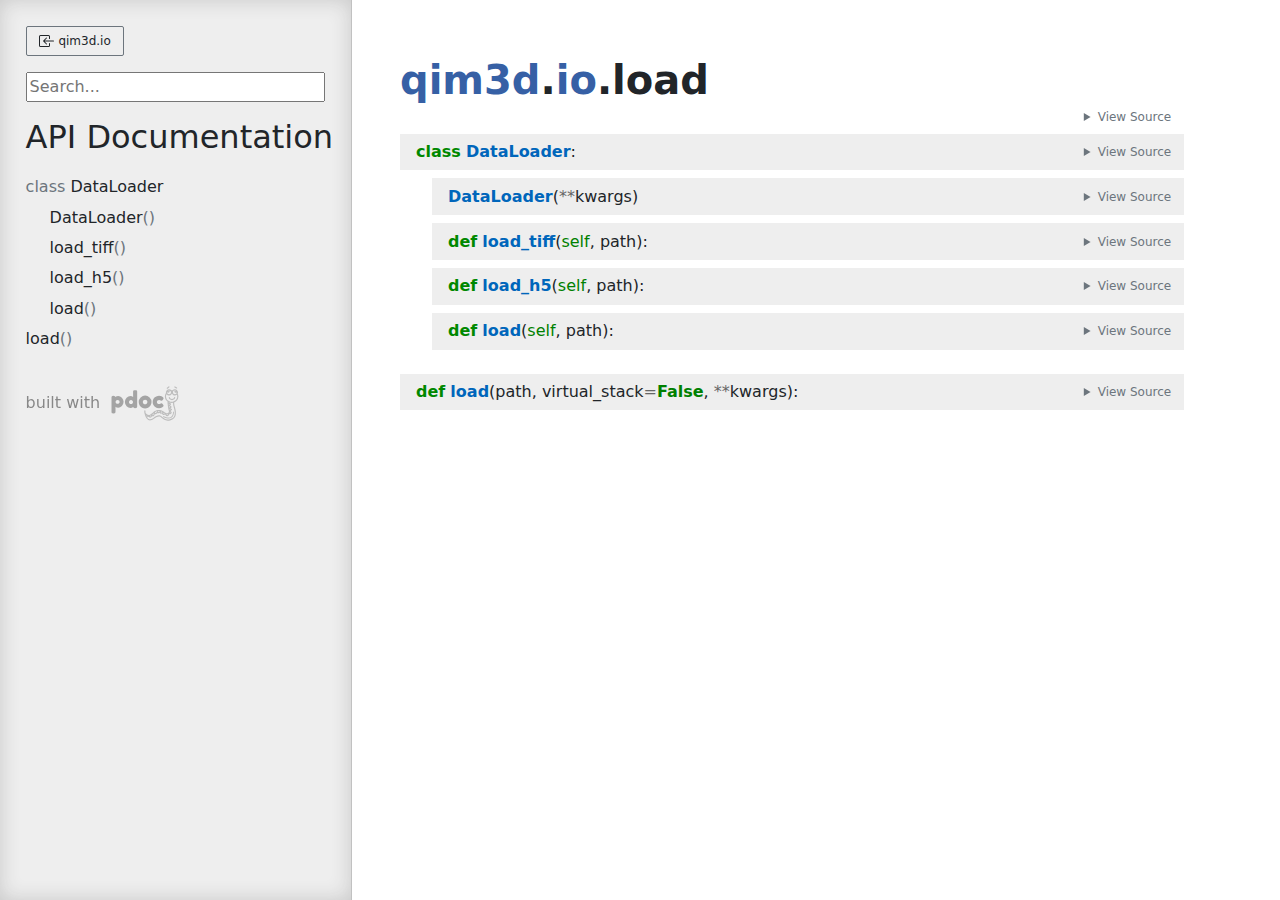
<file: docs/qim3d/io/load.html>
<!doctype html>
<html lang="en">
<head>
    <meta charset="utf-8">
    <meta name="viewport" content="width=device-width, initial-scale=1">
    <meta name="generator" content="pdoc 13.1.1"/>
    <title>qim3d.io.load API documentation</title>

    <style>/*! * Bootstrap Reboot v5.0.0 (https://getbootstrap.com/) * Copyright 2011-2021 The Bootstrap Authors * Copyright 2011-2021 Twitter, Inc. * Licensed under MIT (https://github.com/twbs/bootstrap/blob/main/LICENSE) * Forked from Normalize.css, licensed MIT (https://github.com/necolas/normalize.css/blob/master/LICENSE.md) */*,::after,::before{box-sizing:border-box}@media (prefers-reduced-motion:no-preference){:root{scroll-behavior:smooth}}body{margin:0;font-family:system-ui,-apple-system,"Segoe UI",Roboto,"Helvetica Neue",Arial,"Noto Sans","Liberation Sans",sans-serif,"Apple Color Emoji","Segoe UI Emoji","Segoe UI Symbol","Noto Color Emoji";font-size:1rem;font-weight:400;line-height:1.5;color:#212529;background-color:#fff;-webkit-text-size-adjust:100%;-webkit-tap-highlight-color:transparent}hr{margin:1rem 0;color:inherit;background-color:currentColor;border:0;opacity:.25}hr:not([size]){height:1px}h1,h2,h3,h4,h5,h6{margin-top:0;margin-bottom:.5rem;font-weight:500;line-height:1.2}h1{font-size:calc(1.375rem + 1.5vw)}@media (min-width:1200px){h1{font-size:2.5rem}}h2{font-size:calc(1.325rem + .9vw)}@media (min-width:1200px){h2{font-size:2rem}}h3{font-size:calc(1.3rem + .6vw)}@media (min-width:1200px){h3{font-size:1.75rem}}h4{font-size:calc(1.275rem + .3vw)}@media (min-width:1200px){h4{font-size:1.5rem}}h5{font-size:1.25rem}h6{font-size:1rem}p{margin-top:0;margin-bottom:1rem}abbr[data-bs-original-title],abbr[title]{-webkit-text-decoration:underline dotted;text-decoration:underline dotted;cursor:help;-webkit-text-decoration-skip-ink:none;text-decoration-skip-ink:none}address{margin-bottom:1rem;font-style:normal;line-height:inherit}ol,ul{padding-left:2rem}dl,ol,ul{margin-top:0;margin-bottom:1rem}ol ol,ol ul,ul ol,ul ul{margin-bottom:0}dt{font-weight:700}dd{margin-bottom:.5rem;margin-left:0}blockquote{margin:0 0 1rem}b,strong{font-weight:bolder}small{font-size:.875em}mark{padding:.2em;background-color:#fcf8e3}sub,sup{position:relative;font-size:.75em;line-height:0;vertical-align:baseline}sub{bottom:-.25em}sup{top:-.5em}a{color:#0d6efd;text-decoration:underline}a:hover{color:#0a58ca}a:not([href]):not([class]),a:not([href]):not([class]):hover{color:inherit;text-decoration:none}code,kbd,pre,samp{font-family:SFMono-Regular,Menlo,Monaco,Consolas,"Liberation Mono","Courier New",monospace;font-size:1em;direction:ltr;unicode-bidi:bidi-override}pre{display:block;margin-top:0;margin-bottom:1rem;overflow:auto;font-size:.875em}pre code{font-size:inherit;color:inherit;word-break:normal}code{font-size:.875em;color:#d63384;word-wrap:break-word}a>code{color:inherit}kbd{padding:.2rem .4rem;font-size:.875em;color:#fff;background-color:#212529;border-radius:.2rem}kbd kbd{padding:0;font-size:1em;font-weight:700}figure{margin:0 0 1rem}img,svg{vertical-align:middle}table{caption-side:bottom;border-collapse:collapse}caption{padding-top:.5rem;padding-bottom:.5rem;color:#6c757d;text-align:left}th{text-align:inherit;text-align:-webkit-match-parent}tbody,td,tfoot,th,thead,tr{border-color:inherit;border-style:solid;border-width:0}label{display:inline-block}button{border-radius:0}button:focus:not(:focus-visible){outline:0}button,input,optgroup,select,textarea{margin:0;font-family:inherit;font-size:inherit;line-height:inherit}button,select{text-transform:none}[role=button]{cursor:pointer}select{word-wrap:normal}select:disabled{opacity:1}[list]::-webkit-calendar-picker-indicator{display:none}[type=button],[type=reset],[type=submit],button{-webkit-appearance:button}[type=button]:not(:disabled),[type=reset]:not(:disabled),[type=submit]:not(:disabled),button:not(:disabled){cursor:pointer}::-moz-focus-inner{padding:0;border-style:none}textarea{resize:vertical}fieldset{min-width:0;padding:0;margin:0;border:0}legend{float:left;width:100%;padding:0;margin-bottom:.5rem;font-size:calc(1.275rem + .3vw);line-height:inherit}@media (min-width:1200px){legend{font-size:1.5rem}}legend+*{clear:left}::-webkit-datetime-edit-day-field,::-webkit-datetime-edit-fields-wrapper,::-webkit-datetime-edit-hour-field,::-webkit-datetime-edit-minute,::-webkit-datetime-edit-month-field,::-webkit-datetime-edit-text,::-webkit-datetime-edit-year-field{padding:0}::-webkit-inner-spin-button{height:auto}[type=search]{outline-offset:-2px;-webkit-appearance:textfield}::-webkit-search-decoration{-webkit-appearance:none}::-webkit-color-swatch-wrapper{padding:0}::file-selector-button{font:inherit}::-webkit-file-upload-button{font:inherit;-webkit-appearance:button}output{display:inline-block}iframe{border:0}summary{display:list-item;cursor:pointer}progress{vertical-align:baseline}[hidden]{display:none!important}</style>
    <style>/*! syntax-highlighting.css */pre{line-height:125%;}span.linenos{color:inherit; background-color:transparent; padding-left:5px; padding-right:20px;}.pdoc-code .hll{background-color:#ffffcc}.pdoc-code{background:#f8f8f8;}.pdoc-code .c{color:#3D7B7B; font-style:italic}.pdoc-code .err{border:1px solid #FF0000}.pdoc-code .k{color:#008000; font-weight:bold}.pdoc-code .o{color:#666666}.pdoc-code .ch{color:#3D7B7B; font-style:italic}.pdoc-code .cm{color:#3D7B7B; font-style:italic}.pdoc-code .cp{color:#9C6500}.pdoc-code .cpf{color:#3D7B7B; font-style:italic}.pdoc-code .c1{color:#3D7B7B; font-style:italic}.pdoc-code .cs{color:#3D7B7B; font-style:italic}.pdoc-code .gd{color:#A00000}.pdoc-code .ge{font-style:italic}.pdoc-code .gr{color:#E40000}.pdoc-code .gh{color:#000080; font-weight:bold}.pdoc-code .gi{color:#008400}.pdoc-code .go{color:#717171}.pdoc-code .gp{color:#000080; font-weight:bold}.pdoc-code .gs{font-weight:bold}.pdoc-code .gu{color:#800080; font-weight:bold}.pdoc-code .gt{color:#0044DD}.pdoc-code .kc{color:#008000; font-weight:bold}.pdoc-code .kd{color:#008000; font-weight:bold}.pdoc-code .kn{color:#008000; font-weight:bold}.pdoc-code .kp{color:#008000}.pdoc-code .kr{color:#008000; font-weight:bold}.pdoc-code .kt{color:#B00040}.pdoc-code .m{color:#666666}.pdoc-code .s{color:#BA2121}.pdoc-code .na{color:#687822}.pdoc-code .nb{color:#008000}.pdoc-code .nc{color:#0000FF; font-weight:bold}.pdoc-code .no{color:#880000}.pdoc-code .nd{color:#AA22FF}.pdoc-code .ni{color:#717171; font-weight:bold}.pdoc-code .ne{color:#CB3F38; font-weight:bold}.pdoc-code .nf{color:#0000FF}.pdoc-code .nl{color:#767600}.pdoc-code .nn{color:#0000FF; font-weight:bold}.pdoc-code .nt{color:#008000; font-weight:bold}.pdoc-code .nv{color:#19177C}.pdoc-code .ow{color:#AA22FF; font-weight:bold}.pdoc-code .w{color:#bbbbbb}.pdoc-code .mb{color:#666666}.pdoc-code .mf{color:#666666}.pdoc-code .mh{color:#666666}.pdoc-code .mi{color:#666666}.pdoc-code .mo{color:#666666}.pdoc-code .sa{color:#BA2121}.pdoc-code .sb{color:#BA2121}.pdoc-code .sc{color:#BA2121}.pdoc-code .dl{color:#BA2121}.pdoc-code .sd{color:#BA2121; font-style:italic}.pdoc-code .s2{color:#BA2121}.pdoc-code .se{color:#AA5D1F; font-weight:bold}.pdoc-code .sh{color:#BA2121}.pdoc-code .si{color:#A45A77; font-weight:bold}.pdoc-code .sx{color:#008000}.pdoc-code .sr{color:#A45A77}.pdoc-code .s1{color:#BA2121}.pdoc-code .ss{color:#19177C}.pdoc-code .bp{color:#008000}.pdoc-code .fm{color:#0000FF}.pdoc-code .vc{color:#19177C}.pdoc-code .vg{color:#19177C}.pdoc-code .vi{color:#19177C}.pdoc-code .vm{color:#19177C}.pdoc-code .il{color:#666666}</style>
    <style>/*! theme.css */:root{--pdoc-background:#fff;}.pdoc{--text:#212529;--muted:#6c757d;--link:#3660a5;--link-hover:#1659c5;--code:#f8f8f8;--active:#fff598;--accent:#eee;--accent2:#c1c1c1;--nav-hover:rgba(255, 255, 255, 0.5);--name:#0066BB;--def:#008800;--annotation:#007020;}</style>
    <style>/*! layout.css */html, body{width:100%;height:100%;}html, main{scroll-behavior:smooth;}body{background-color:var(--pdoc-background);}@media (max-width:769px){#navtoggle{cursor:pointer;position:absolute;width:50px;height:40px;top:1rem;right:1rem;border-color:var(--text);color:var(--text);display:flex;opacity:0.8;z-index:999;}#navtoggle:hover{opacity:1;}#togglestate + div{display:none;}#togglestate:checked + div{display:inherit;}main, header{padding:2rem 3vw;}header + main{margin-top:-3rem;}.git-button{display:none !important;}nav input[type="search"]{max-width:77%;}nav input[type="search"]:first-child{margin-top:-6px;}nav input[type="search"]:valid ~ *{display:none !important;}}@media (min-width:770px){:root{--sidebar-width:clamp(12.5rem, 28vw, 22rem);}nav{position:fixed;overflow:auto;height:100vh;width:var(--sidebar-width);}main, header{padding:3rem 2rem 3rem calc(var(--sidebar-width) + 3rem);width:calc(54rem + var(--sidebar-width));max-width:100%;}header + main{margin-top:-4rem;}#navtoggle{display:none;}}#togglestate{position:absolute;height:0;opacity:0;}nav.pdoc{--pad:clamp(0.5rem, 2vw, 1.75rem);--indent:1.5rem;background-color:var(--accent);border-right:1px solid var(--accent2);box-shadow:0 0 20px rgba(50, 50, 50, .2) inset;padding:0 0 0 var(--pad);overflow-wrap:anywhere;scrollbar-width:thin; scrollbar-color:var(--accent2) transparent }nav.pdoc::-webkit-scrollbar{width:.4rem; }nav.pdoc::-webkit-scrollbar-thumb{background-color:var(--accent2); }nav.pdoc > div{padding:var(--pad) 0;}nav.pdoc .module-list-button{display:inline-flex;align-items:center;color:var(--text);border-color:var(--muted);margin-bottom:1rem;}nav.pdoc .module-list-button:hover{border-color:var(--text);}nav.pdoc input[type=search]{display:block;outline-offset:0;width:calc(100% - var(--pad));}nav.pdoc .logo{max-width:calc(100% - var(--pad));max-height:35vh;display:block;margin:0 auto 1rem;transform:translate(calc(-.5 * var(--pad)), 0);}nav.pdoc ul{list-style:none;padding-left:0;}nav.pdoc > div > ul{margin-left:calc(0px - var(--pad));}nav.pdoc li a{padding:.2rem 0 .2rem calc(var(--pad) + var(--indent));}nav.pdoc > div > ul > li > a{padding-left:var(--pad);}nav.pdoc li{transition:all 100ms;}nav.pdoc li:hover{background-color:var(--nav-hover);}nav.pdoc a, nav.pdoc a:hover{color:var(--text);}nav.pdoc a{display:block;}nav.pdoc > h2:first-of-type{margin-top:1.5rem;}nav.pdoc .class:before{content:"class ";color:var(--muted);}nav.pdoc .function:after{content:"()";color:var(--muted);}nav.pdoc footer:before{content:"";display:block;width:calc(100% - var(--pad));border-top:solid var(--accent2) 1px;margin-top:1.5rem;padding-top:.5rem;}nav.pdoc footer{font-size:small;}</style>
    <style>/*! content.css */.pdoc{color:var(--text);box-sizing:border-box;line-height:1.5;background:none;}.pdoc .pdoc-button{cursor:pointer;display:inline-block;border:solid black 1px;border-radius:2px;font-size:.75rem;padding:calc(0.5em - 1px) 1em;transition:100ms all;}.pdoc .pdoc-alert{padding:1rem 1rem 1rem calc(1.5rem + 24px);border:1px solid transparent;border-radius:.25rem;background-repeat:no-repeat;background-position:1rem center;margin-bottom:1rem;}.pdoc .pdoc-alert > *:last-child{margin-bottom:0;}.pdoc .pdoc-alert-note {color:#084298;background-color:#cfe2ff;border-color:#b6d4fe;background-image:url("data:image/svg+xml,%3Csvg%20xmlns%3D%22http%3A//www.w3.org/2000/svg%22%20width%3D%2224%22%20height%3D%2224%22%20fill%3D%22%23084298%22%20viewBox%3D%220%200%2016%2016%22%3E%3Cpath%20d%3D%22M8%2016A8%208%200%201%200%208%200a8%208%200%200%200%200%2016zm.93-9.412-1%204.705c-.07.34.029.533.304.533.194%200%20.487-.07.686-.246l-.088.416c-.287.346-.92.598-1.465.598-.703%200-1.002-.422-.808-1.319l.738-3.468c.064-.293.006-.399-.287-.47l-.451-.081.082-.381%202.29-.287zM8%205.5a1%201%200%201%201%200-2%201%201%200%200%201%200%202z%22/%3E%3C/svg%3E");}.pdoc .pdoc-alert-warning{color:#664d03;background-color:#fff3cd;border-color:#ffecb5;background-image:url("data:image/svg+xml,%3Csvg%20xmlns%3D%22http%3A//www.w3.org/2000/svg%22%20width%3D%2224%22%20height%3D%2224%22%20fill%3D%22%23664d03%22%20viewBox%3D%220%200%2016%2016%22%3E%3Cpath%20d%3D%22M8.982%201.566a1.13%201.13%200%200%200-1.96%200L.165%2013.233c-.457.778.091%201.767.98%201.767h13.713c.889%200%201.438-.99.98-1.767L8.982%201.566zM8%205c.535%200%20.954.462.9.995l-.35%203.507a.552.552%200%200%201-1.1%200L7.1%205.995A.905.905%200%200%201%208%205zm.002%206a1%201%200%201%201%200%202%201%201%200%200%201%200-2z%22/%3E%3C/svg%3E");}.pdoc .pdoc-alert-danger{color:#842029;background-color:#f8d7da;border-color:#f5c2c7;background-image:url("data:image/svg+xml,%3Csvg%20xmlns%3D%22http%3A//www.w3.org/2000/svg%22%20width%3D%2224%22%20height%3D%2224%22%20fill%3D%22%23842029%22%20viewBox%3D%220%200%2016%2016%22%3E%3Cpath%20d%3D%22M5.52.359A.5.5%200%200%201%206%200h4a.5.5%200%200%201%20.474.658L8.694%206H12.5a.5.5%200%200%201%20.395.807l-7%209a.5.5%200%200%201-.873-.454L6.823%209.5H3.5a.5.5%200%200%201-.48-.641l2.5-8.5z%22/%3E%3C/svg%3E");}.pdoc .visually-hidden{position:absolute !important;width:1px !important;height:1px !important;padding:0 !important;margin:-1px !important;overflow:hidden !important;clip:rect(0, 0, 0, 0) !important;white-space:nowrap !important;border:0 !important;}.pdoc h1, .pdoc h2, .pdoc h3{font-weight:300;margin:.3em 0;padding:.2em 0;}.pdoc > section:not(.module-info) h1{font-size:1.5rem;font-weight:500;}.pdoc > section:not(.module-info) h2{font-size:1.4rem;font-weight:500;}.pdoc > section:not(.module-info) h3{font-size:1.3rem;font-weight:500;}.pdoc > section:not(.module-info) h4{font-size:1.2rem;}.pdoc > section:not(.module-info) h5{font-size:1.1rem;}.pdoc a{text-decoration:none;color:var(--link);}.pdoc a:hover{color:var(--link-hover);}.pdoc blockquote{margin-left:2rem;}.pdoc pre{border-top:1px solid var(--accent2);border-bottom:1px solid var(--accent2);margin-top:0;margin-bottom:1em;padding:.5rem 0 .5rem .5rem;overflow-x:auto;background-color:var(--code);}.pdoc code{color:var(--text);padding:.2em .4em;margin:0;font-size:85%;background-color:var(--code);border-radius:6px;}.pdoc a > code{color:inherit;}.pdoc pre > code{display:inline-block;font-size:inherit;background:none;border:none;padding:0;}.pdoc > section:not(.module-info){margin-bottom:1.5rem;}.pdoc .modulename{margin-top:0;font-weight:bold;}.pdoc .modulename a{color:var(--link);transition:100ms all;}.pdoc .git-button{float:right;border:solid var(--link) 1px;}.pdoc .git-button:hover{background-color:var(--link);color:var(--pdoc-background);}.view-source-toggle-state,.view-source-toggle-state ~ .pdoc-code{display:none;}.view-source-toggle-state:checked ~ .pdoc-code{display:block;}.view-source-button{display:inline-block;float:right;font-size:.75rem;line-height:1.5rem;color:var(--muted);padding:0 .4rem 0 1.3rem;cursor:pointer;text-indent:-2px;}.view-source-button > span{visibility:hidden;}.module-info .view-source-button{float:none;display:flex;justify-content:flex-end;margin:-1.2rem .4rem -.2rem 0;}.view-source-button::before{position:absolute;content:"View Source";display:list-item;list-style-type:disclosure-closed;}.view-source-toggle-state:checked ~ .attr .view-source-button::before,.view-source-toggle-state:checked ~ .view-source-button::before{list-style-type:disclosure-open;}.pdoc .docstring{margin-bottom:1.5rem;}.pdoc section:not(.module-info) .docstring{margin-left:clamp(0rem, 5vw - 2rem, 1rem);}.pdoc .docstring .pdoc-code{margin-left:1em;margin-right:1em;}.pdoc h1:target,.pdoc h2:target,.pdoc h3:target,.pdoc h4:target,.pdoc h5:target,.pdoc h6:target,.pdoc .pdoc-code > pre > span:target{background-color:var(--active);box-shadow:-1rem 0 0 0 var(--active);}.pdoc .pdoc-code > pre > span:target{display:block;}.pdoc div:target > .attr,.pdoc section:target > .attr,.pdoc dd:target > a{background-color:var(--active);}.pdoc *{scroll-margin:2rem;}.pdoc .pdoc-code .linenos{user-select:none;}.pdoc .attr:hover{filter:contrast(0.95);}.pdoc section, .pdoc .classattr{position:relative;}.pdoc .headerlink{--width:clamp(1rem, 3vw, 2rem);position:absolute;top:0;left:calc(0rem - var(--width));transition:all 100ms ease-in-out;opacity:0;}.pdoc .headerlink::before{content:"#";display:block;text-align:center;width:var(--width);height:2.3rem;line-height:2.3rem;font-size:1.5rem;}.pdoc .attr:hover ~ .headerlink,.pdoc *:target > .headerlink,.pdoc .headerlink:hover{opacity:1;}.pdoc .attr{display:block;margin:.5rem 0 .5rem;padding:.4rem .4rem .4rem 1rem;background-color:var(--accent);overflow-x:auto;}.pdoc .classattr{margin-left:2rem;}.pdoc .name{color:var(--name);font-weight:bold;}.pdoc .def{color:var(--def);font-weight:bold;}.pdoc .signature{background-color:transparent;}.pdoc .param, .pdoc .return-annotation{white-space:pre;}.pdoc .signature.multiline .param{display:block;}.pdoc .signature.condensed .param{display:inline-block;}.pdoc .annotation{color:var(--annotation);}.pdoc .view-value-toggle-state,.pdoc .view-value-toggle-state ~ .default_value{display:none;}.pdoc .view-value-toggle-state:checked ~ .default_value{display:inherit;}.pdoc .view-value-button{font-size:.5rem;vertical-align:middle;border-style:dashed;margin-top:-0.1rem;}.pdoc .view-value-button:hover{background:white;}.pdoc .view-value-button::before{content:"show";text-align:center;width:2.2em;display:inline-block;}.pdoc .view-value-toggle-state:checked ~ .view-value-button::before{content:"hide";}.pdoc .inherited{margin-left:2rem;}.pdoc .inherited dt{font-weight:700;}.pdoc .inherited dt, .pdoc .inherited dd{display:inline;margin-left:0;margin-bottom:.5rem;}.pdoc .inherited dd:not(:last-child):after{content:", ";}.pdoc .inherited .class:before{content:"class ";}.pdoc .inherited .function a:after{content:"()";}.pdoc .search-result .docstring{overflow:auto;max-height:25vh;}.pdoc .search-result.focused > .attr{background-color:var(--active);}.pdoc .attribution{margin-top:2rem;display:block;opacity:0.5;transition:all 200ms;filter:grayscale(100%);}.pdoc .attribution:hover{opacity:1;filter:grayscale(0%);}.pdoc .attribution img{margin-left:5px;height:35px;vertical-align:middle;width:70px;transition:all 200ms;}.pdoc table{display:block;width:max-content;max-width:100%;overflow:auto;margin-bottom:1rem;}.pdoc table th{font-weight:600;}.pdoc table th, .pdoc table td{padding:6px 13px;border:1px solid var(--accent2);}</style>
    <style>/*! custom.css */</style></head>
<body>
    <nav class="pdoc">
        <label id="navtoggle" for="togglestate" class="pdoc-button"><svg xmlns='http://www.w3.org/2000/svg' viewBox='0 0 30 30'><path stroke-linecap='round' stroke="currentColor" stroke-miterlimit='10' stroke-width='2' d='M4 7h22M4 15h22M4 23h22'/></svg></label>
        <input id="togglestate" type="checkbox" aria-hidden="true" tabindex="-1">
        <div>            <a class="pdoc-button module-list-button" href="../io.html">
<svg xmlns="http://www.w3.org/2000/svg" width="16" height="16" fill="currentColor" class="bi bi-box-arrow-in-left" viewBox="0 0 16 16">
  <path fill-rule="evenodd" d="M10 3.5a.5.5 0 0 0-.5-.5h-8a.5.5 0 0 0-.5.5v9a.5.5 0 0 0 .5.5h8a.5.5 0 0 0 .5-.5v-2a.5.5 0 0 1 1 0v2A1.5 1.5 0 0 1 9.5 14h-8A1.5 1.5 0 0 1 0 12.5v-9A1.5 1.5 0 0 1 1.5 2h8A1.5 1.5 0 0 1 11 3.5v2a.5.5 0 0 1-1 0v-2z"/>
  <path fill-rule="evenodd" d="M4.146 8.354a.5.5 0 0 1 0-.708l3-3a.5.5 0 1 1 .708.708L5.707 7.5H14.5a.5.5 0 0 1 0 1H5.707l2.147 2.146a.5.5 0 0 1-.708.708l-3-3z"/>
</svg>                &nbsp;qim3d.io</a>


            <input type="search" placeholder="Search..." role="searchbox" aria-label="search"
                   pattern=".+" required>



            <h2>API Documentation</h2>
                <ul class="memberlist">
            <li>
                    <a class="class" href="#DataLoader">DataLoader</a>
                            <ul class="memberlist">
                        <li>
                                <a class="function" href="#DataLoader.__init__">DataLoader</a>
                        </li>
                        <li>
                                <a class="function" href="#DataLoader.load_tiff">load_tiff</a>
                        </li>
                        <li>
                                <a class="function" href="#DataLoader.load_h5">load_h5</a>
                        </li>
                        <li>
                                <a class="function" href="#DataLoader.load">load</a>
                        </li>
                </ul>

            </li>
            <li>
                    <a class="function" href="#load">load</a>
            </li>
    </ul>



        <a class="attribution" title="pdoc: Python API documentation generator" href="https://pdoc.dev" target="_blank">
            built with <span class="visually-hidden">pdoc</span><img
                alt="pdoc logo"
                src="data:image/svg+xml,%3Csvg%20xmlns%3D%22http%3A//www.w3.org/2000/svg%22%20role%3D%22img%22%20aria-label%3D%22pdoc%20logo%22%20width%3D%22300%22%20height%3D%22150%22%20viewBox%3D%22-1%200%2060%2030%22%3E%3Ctitle%3Epdoc%3C/title%3E%3Cpath%20d%3D%22M29.621%2021.293c-.011-.273-.214-.475-.511-.481a.5.5%200%200%200-.489.503l-.044%201.393c-.097.551-.695%201.215-1.566%201.704-.577.428-1.306.486-2.193.182-1.426-.617-2.467-1.654-3.304-2.487l-.173-.172a3.43%203.43%200%200%200-.365-.306.49.49%200%200%200-.286-.196c-1.718-1.06-4.931-1.47-7.353.191l-.219.15c-1.707%201.187-3.413%202.131-4.328%201.03-.02-.027-.49-.685-.141-1.763.233-.721.546-2.408.772-4.076.042-.09.067-.187.046-.288.166-1.347.277-2.625.241-3.351%201.378-1.008%202.271-2.586%202.271-4.362%200-.976-.272-1.935-.788-2.774-.057-.094-.122-.18-.184-.268.033-.167.052-.339.052-.516%200-1.477-1.202-2.679-2.679-2.679-.791%200-1.496.352-1.987.9a6.3%206.3%200%200%200-1.001.029c-.492-.564-1.207-.929-2.012-.929-1.477%200-2.679%201.202-2.679%202.679A2.65%202.65%200%200%200%20.97%206.554c-.383.747-.595%201.572-.595%202.41%200%202.311%201.507%204.29%203.635%205.107-.037.699-.147%202.27-.423%203.294l-.137.461c-.622%202.042-2.515%208.257%201.727%2010.643%201.614.908%203.06%201.248%204.317%201.248%202.665%200%204.492-1.524%205.322-2.401%201.476-1.559%202.886-1.854%206.491.82%201.877%201.393%203.514%201.753%204.861%201.068%202.223-1.713%202.811-3.867%203.399-6.374.077-.846.056-1.469.054-1.537zm-4.835%204.313c-.054.305-.156.586-.242.629-.034-.007-.131-.022-.307-.157-.145-.111-.314-.478-.456-.908.221.121.432.25.675.355.115.039.219.051.33.081zm-2.251-1.238c-.05.33-.158.648-.252.694-.022.001-.125-.018-.307-.157-.217-.166-.488-.906-.639-1.573.358.344.754.693%201.198%201.036zm-3.887-2.337c-.006-.116-.018-.231-.041-.342.635.145%201.189.368%201.599.625.097.231.166.481.174.642-.03.049-.055.101-.067.158-.046.013-.128.026-.298.004-.278-.037-.901-.57-1.367-1.087zm-1.127-.497c.116.306.176.625.12.71-.019.014-.117.045-.345.016-.206-.027-.604-.332-.986-.695.41-.051.816-.056%201.211-.031zm-4.535%201.535c.209.22.379.47.358.598-.006.041-.088.138-.351.234-.144.055-.539-.063-.979-.259a11.66%2011.66%200%200%200%20.972-.573zm.983-.664c.359-.237.738-.418%201.126-.554.25.237.479.548.457.694-.006.042-.087.138-.351.235-.174.064-.694-.105-1.232-.375zm-3.381%201.794c-.022.145-.061.29-.149.401-.133.166-.358.248-.69.251h-.002c-.133%200-.306-.26-.45-.621.417.091.854.07%201.291-.031zm-2.066-8.077a4.78%204.78%200%200%201-.775-.584c.172-.115.505-.254.88-.378l-.105.962zm-.331%202.302a10.32%2010.32%200%200%201-.828-.502c.202-.143.576-.328.984-.49l-.156.992zm-.45%202.157l-.701-.403c.214-.115.536-.249.891-.376a11.57%2011.57%200%200%201-.19.779zm-.181%201.716c.064.398.194.702.298.893-.194-.051-.435-.162-.736-.398.061-.119.224-.3.438-.495zM8.87%204.141c0%20.152-.123.276-.276.276s-.275-.124-.275-.276.123-.276.276-.276.275.124.275.276zm-.735-.389a1.15%201.15%200%200%200-.314.783%201.16%201.16%200%200%200%201.162%201.162c.457%200%20.842-.27%201.032-.653.026.117.042.238.042.362a1.68%201.68%200%200%201-1.679%201.679%201.68%201.68%200%200%201-1.679-1.679c0-.843.626-1.535%201.436-1.654zM5.059%205.406A1.68%201.68%200%200%201%203.38%207.085a1.68%201.68%200%200%201-1.679-1.679c0-.037.009-.072.011-.109.21.3.541.508.935.508a1.16%201.16%200%200%200%201.162-1.162%201.14%201.14%200%200%200-.474-.912c.015%200%20.03-.005.045-.005.926.001%201.679.754%201.679%201.68zM3.198%204.141c0%20.152-.123.276-.276.276s-.275-.124-.275-.276.123-.276.276-.276.275.124.275.276zM1.375%208.964c0-.52.103-1.035.288-1.52.466.394%201.06.64%201.717.64%201.144%200%202.116-.725%202.499-1.738.383%201.012%201.355%201.738%202.499%201.738.867%200%201.631-.421%202.121-1.062.307.605.478%201.267.478%201.942%200%202.486-2.153%204.51-4.801%204.51s-4.801-2.023-4.801-4.51zm24.342%2019.349c-.985.498-2.267.168-3.813-.979-3.073-2.281-5.453-3.199-7.813-.705-1.315%201.391-4.163%203.365-8.423.97-3.174-1.786-2.239-6.266-1.261-9.479l.146-.492c.276-1.02.395-2.457.444-3.268a6.11%206.11%200%200%200%201.18.115%206.01%206.01%200%200%200%202.536-.562l-.006.175c-.802.215-1.848.612-2.021%201.25-.079.295.021.601.274.837.219.203.415.364.598.501-.667.304-1.243.698-1.311%201.179-.02.144-.022.507.393.787.213.144.395.26.564.365-1.285.521-1.361.96-1.381%201.126-.018.142-.011.496.427.746l.854.489c-.473.389-.971.914-.999%201.429-.018.278.095.532.316.713.675.556%201.231.721%201.653.721.059%200%20.104-.014.158-.02.207.707.641%201.64%201.513%201.64h.013c.8-.008%201.236-.345%201.462-.626.173-.216.268-.457.325-.692.424.195.93.374%201.372.374.151%200%20.294-.021.423-.068.732-.27.944-.704.993-1.021.009-.061.003-.119.002-.179.266.086.538.147.789.147.15%200%20.294-.021.423-.069.542-.2.797-.489.914-.754.237.147.478.258.704.288.106.014.205.021.296.021.356%200%20.595-.101.767-.229.438.435%201.094.992%201.656%201.067.106.014.205.021.296.021a1.56%201.56%200%200%200%20.323-.035c.17.575.453%201.289.866%201.605.358.273.665.362.914.362a.99.99%200%200%200%20.421-.093%201.03%201.03%200%200%200%20.245-.164c.168.428.39.846.68%201.068.358.273.665.362.913.362a.99.99%200%200%200%20.421-.093c.317-.148.512-.448.639-.762.251.157.495.257.726.257.127%200%20.25-.024.37-.071.427-.17.706-.617.841-1.314.022-.015.047-.022.068-.038.067-.051.133-.104.196-.159-.443%201.486-1.107%202.761-2.086%203.257zM8.66%209.925a.5.5%200%201%200-1%200c0%20.653-.818%201.205-1.787%201.205s-1.787-.552-1.787-1.205a.5.5%200%201%200-1%200c0%201.216%201.25%202.205%202.787%202.205s2.787-.989%202.787-2.205zm4.4%2015.965l-.208.097c-2.661%201.258-4.708%201.436-6.086.527-1.542-1.017-1.88-3.19-1.844-4.198a.4.4%200%200%200-.385-.414c-.242-.029-.406.164-.414.385-.046%201.249.367%203.686%202.202%204.896.708.467%201.547.7%202.51.7%201.248%200%202.706-.392%204.362-1.174l.185-.086a.4.4%200%200%200%20.205-.527c-.089-.204-.326-.291-.527-.206zM9.547%202.292c.093.077.205.114.317.114a.5.5%200%200%200%20.318-.886L8.817.397a.5.5%200%200%200-.703.068.5.5%200%200%200%20.069.703l1.364%201.124zm-7.661-.065c.086%200%20.173-.022.253-.068l1.523-.893a.5.5%200%200%200-.506-.863l-1.523.892a.5.5%200%200%200-.179.685c.094.158.261.247.432.247z%22%20transform%3D%22matrix%28-1%200%200%201%2058%200%29%22%20fill%3D%22%233bb300%22/%3E%3Cpath%20d%3D%22M.3%2021.86V10.18q0-.46.02-.68.04-.22.18-.5.28-.54%201.34-.54%201.06%200%201.42.28.38.26.44.78.76-1.04%202.38-1.04%201.64%200%203.1%201.54%201.46%201.54%201.46%203.58%200%202.04-1.46%203.58-1.44%201.54-3.08%201.54-1.64%200-2.38-.92v4.04q0%20.46-.04.68-.02.22-.18.5-.14.3-.5.42-.36.12-.98.12-.62%200-1-.12-.36-.12-.52-.4-.14-.28-.18-.5-.02-.22-.02-.68zm3.96-9.42q-.46.54-.46%201.18%200%20.64.46%201.18.48.52%201.2.52.74%200%201.24-.52.52-.52.52-1.18%200-.66-.48-1.18-.48-.54-1.26-.54-.76%200-1.22.54zm14.741-8.36q.16-.3.54-.42.38-.12%201-.12.64%200%201.02.12.38.12.52.42.16.3.18.54.04.22.04.68v11.94q0%20.46-.04.7-.02.22-.18.5-.3.54-1.7.54-1.38%200-1.54-.98-.84.96-2.34.96-1.8%200-3.28-1.56-1.48-1.58-1.48-3.66%200-2.1%201.48-3.68%201.5-1.58%203.28-1.58%201.48%200%202.3%201v-4.2q0-.46.02-.68.04-.24.18-.52zm-3.24%2010.86q.52.54%201.26.54.74%200%201.22-.54.5-.54.5-1.18%200-.66-.48-1.22-.46-.56-1.26-.56-.8%200-1.28.56-.48.54-.48%201.2%200%20.66.52%201.2zm7.833-1.2q0-2.4%201.68-3.96%201.68-1.56%203.84-1.56%202.16%200%203.82%201.56%201.66%201.54%201.66%203.94%200%201.66-.86%202.96-.86%201.28-2.1%201.9-1.22.6-2.54.6-1.32%200-2.56-.64-1.24-.66-2.1-1.92-.84-1.28-.84-2.88zm4.18%201.44q.64.48%201.3.48.66%200%201.32-.5.66-.5.66-1.48%200-.98-.62-1.46-.62-.48-1.34-.48-.72%200-1.34.5-.62.5-.62%201.48%200%20.96.64%201.46zm11.412-1.44q0%20.84.56%201.32.56.46%201.18.46.64%200%201.18-.36.56-.38.9-.38.6%200%201.46%201.06.46.58.46%201.04%200%20.76-1.1%201.42-1.14.8-2.8.8-1.86%200-3.58-1.34-.82-.64-1.34-1.7-.52-1.08-.52-2.36%200-1.3.52-2.34.52-1.06%201.34-1.7%201.66-1.32%203.54-1.32.76%200%201.48.22.72.2%201.06.4l.32.2q.36.24.56.38.52.4.52.92%200%20.5-.42%201.14-.72%201.1-1.38%201.1-.38%200-1.08-.44-.36-.34-1.04-.34-.66%200-1.24.48-.58.48-.58%201.34z%22%20fill%3D%22green%22/%3E%3C/svg%3E"/>
        </a>
</div>
    </nav>
    <main class="pdoc">
            <section class="module-info">
                    <h1 class="modulename">
<a href="./../../qim3d.html">qim3d</a><wbr>.<a href="./../io.html">io</a><wbr>.load    </h1>

                
                        <input id="mod-load-view-source" class="view-source-toggle-state" type="checkbox" aria-hidden="true" tabindex="-1">

                        <label class="view-source-button" for="mod-load-view-source"><span>View Source</span></label>

                        <div class="pdoc-code codehilite"><pre><span></span><span id="L-1"><a href="#L-1"><span class="linenos"> 1</span></a><span class="kn">import</span> <span class="nn">tifffile</span>
</span><span id="L-2"><a href="#L-2"><span class="linenos"> 2</span></a><span class="kn">import</span> <span class="nn">h5py</span>
</span><span id="L-3"><a href="#L-3"><span class="linenos"> 3</span></a><span class="kn">import</span> <span class="nn">os</span>
</span><span id="L-4"><a href="#L-4"><span class="linenos"> 4</span></a><span class="kn">import</span> <span class="nn">sys</span>
</span><span id="L-5"><a href="#L-5"><span class="linenos"> 5</span></a><span class="kn">import</span> <span class="nn">difflib</span>
</span><span id="L-6"><a href="#L-6"><span class="linenos"> 6</span></a><span class="kn">from</span> <span class="nn">qim3d.io.logger</span> <span class="kn">import</span> <span class="n">log</span>
</span><span id="L-7"><a href="#L-7"><span class="linenos"> 7</span></a><span class="kn">from</span> <span class="nn">qim3d.tools.internal_tools</span> <span class="kn">import</span> <span class="n">sizeof</span>
</span><span id="L-8"><a href="#L-8"><span class="linenos"> 8</span></a>
</span><span id="L-9"><a href="#L-9"><span class="linenos"> 9</span></a>
</span><span id="L-10"><a href="#L-10"><span class="linenos">10</span></a><span class="k">class</span> <span class="nc">DataLoader</span><span class="p">:</span>
</span><span id="L-11"><a href="#L-11"><span class="linenos">11</span></a>    <span class="k">def</span> <span class="fm">__init__</span><span class="p">(</span><span class="bp">self</span><span class="p">,</span> <span class="o">**</span><span class="n">kwargs</span><span class="p">):</span>
</span><span id="L-12"><a href="#L-12"><span class="linenos">12</span></a>        <span class="c1"># Virtual stack is False by default</span>
</span><span id="L-13"><a href="#L-13"><span class="linenos">13</span></a>        <span class="bp">self</span><span class="o">.</span><span class="n">virtual_stack</span> <span class="o">=</span> <span class="n">kwargs</span><span class="o">.</span><span class="n">get</span><span class="p">(</span><span class="s2">&quot;virtual_stack&quot;</span><span class="p">,</span> <span class="kc">False</span><span class="p">)</span>
</span><span id="L-14"><a href="#L-14"><span class="linenos">14</span></a>
</span><span id="L-15"><a href="#L-15"><span class="linenos">15</span></a>    <span class="k">def</span> <span class="nf">load_tiff</span><span class="p">(</span><span class="bp">self</span><span class="p">,</span> <span class="n">path</span><span class="p">):</span>
</span><span id="L-16"><a href="#L-16"><span class="linenos">16</span></a>        <span class="k">if</span> <span class="bp">self</span><span class="o">.</span><span class="n">virtual_stack</span><span class="p">:</span>
</span><span id="L-17"><a href="#L-17"><span class="linenos">17</span></a>            <span class="n">log</span><span class="o">.</span><span class="n">info</span><span class="p">(</span><span class="s2">&quot;Using virtual stack&quot;</span><span class="p">)</span>
</span><span id="L-18"><a href="#L-18"><span class="linenos">18</span></a>            <span class="n">vol</span> <span class="o">=</span> <span class="n">tifffile</span><span class="o">.</span><span class="n">memmap</span><span class="p">(</span><span class="n">path</span><span class="p">)</span>
</span><span id="L-19"><a href="#L-19"><span class="linenos">19</span></a>        <span class="k">else</span><span class="p">:</span>
</span><span id="L-20"><a href="#L-20"><span class="linenos">20</span></a>            <span class="n">vol</span> <span class="o">=</span> <span class="n">tifffile</span><span class="o">.</span><span class="n">imread</span><span class="p">(</span><span class="n">path</span><span class="p">)</span>
</span><span id="L-21"><a href="#L-21"><span class="linenos">21</span></a>
</span><span id="L-22"><a href="#L-22"><span class="linenos">22</span></a>        <span class="n">log</span><span class="o">.</span><span class="n">info</span><span class="p">(</span><span class="sa">f</span><span class="s2">&quot;Loaded shape: </span><span class="si">{</span><span class="n">vol</span><span class="o">.</span><span class="n">shape</span><span class="si">}</span><span class="s2">&quot;</span><span class="p">)</span>
</span><span id="L-23"><a href="#L-23"><span class="linenos">23</span></a>        <span class="n">log</span><span class="o">.</span><span class="n">info</span><span class="p">(</span><span class="sa">f</span><span class="s2">&quot;Using </span><span class="si">{</span><span class="n">sizeof</span><span class="p">(</span><span class="n">sys</span><span class="o">.</span><span class="n">getsizeof</span><span class="p">(</span><span class="n">vol</span><span class="p">))</span><span class="si">}</span><span class="s2"> of memory&quot;</span><span class="p">)</span>
</span><span id="L-24"><a href="#L-24"><span class="linenos">24</span></a>        <span class="k">return</span> <span class="n">vol</span>
</span><span id="L-25"><a href="#L-25"><span class="linenos">25</span></a>
</span><span id="L-26"><a href="#L-26"><span class="linenos">26</span></a>    <span class="k">def</span> <span class="nf">load_h5</span><span class="p">(</span><span class="bp">self</span><span class="p">,</span> <span class="n">path</span><span class="p">):</span>
</span><span id="L-27"><a href="#L-27"><span class="linenos">27</span></a>        <span class="k">with</span> <span class="n">h5py</span><span class="o">.</span><span class="n">File</span><span class="p">(</span><span class="n">path</span><span class="p">,</span> <span class="s2">&quot;r&quot;</span><span class="p">)</span> <span class="k">as</span> <span class="n">f</span><span class="p">:</span>
</span><span id="L-28"><a href="#L-28"><span class="linenos">28</span></a>            <span class="n">vol</span> <span class="o">=</span> <span class="n">f</span><span class="p">[</span><span class="s2">&quot;data&quot;</span><span class="p">][:]</span>
</span><span id="L-29"><a href="#L-29"><span class="linenos">29</span></a>        <span class="k">return</span> <span class="n">vol</span>
</span><span id="L-30"><a href="#L-30"><span class="linenos">30</span></a>
</span><span id="L-31"><a href="#L-31"><span class="linenos">31</span></a>    <span class="k">def</span> <span class="nf">load</span><span class="p">(</span><span class="bp">self</span><span class="p">,</span> <span class="n">path</span><span class="p">):</span>
</span><span id="L-32"><a href="#L-32"><span class="linenos">32</span></a>        
</span><span id="L-33"><a href="#L-33"><span class="linenos">33</span></a>        <span class="c1"># Load a file</span>
</span><span id="L-34"><a href="#L-34"><span class="linenos">34</span></a>        <span class="k">if</span> <span class="n">os</span><span class="o">.</span><span class="n">path</span><span class="o">.</span><span class="n">isfile</span><span class="p">(</span><span class="n">path</span><span class="p">):</span>
</span><span id="L-35"><a href="#L-35"><span class="linenos">35</span></a>            <span class="c1"># Choose the loader based on the file extension</span>
</span><span id="L-36"><a href="#L-36"><span class="linenos">36</span></a>            <span class="k">if</span> <span class="n">path</span><span class="o">.</span><span class="n">endswith</span><span class="p">(</span><span class="s2">&quot;.tif&quot;</span><span class="p">)</span> <span class="ow">or</span> <span class="n">path</span><span class="o">.</span><span class="n">endswith</span><span class="p">(</span><span class="s2">&quot;.tiff&quot;</span><span class="p">):</span>
</span><span id="L-37"><a href="#L-37"><span class="linenos">37</span></a>                <span class="k">return</span> <span class="bp">self</span><span class="o">.</span><span class="n">load_tiff</span><span class="p">(</span><span class="n">path</span><span class="p">)</span>
</span><span id="L-38"><a href="#L-38"><span class="linenos">38</span></a>            <span class="k">elif</span> <span class="n">path</span><span class="o">.</span><span class="n">endswith</span><span class="p">(</span><span class="s2">&quot;.h5&quot;</span><span class="p">):</span>
</span><span id="L-39"><a href="#L-39"><span class="linenos">39</span></a>                <span class="k">return</span> <span class="bp">self</span><span class="o">.</span><span class="n">load_h5</span><span class="p">(</span><span class="n">path</span><span class="p">)</span>
</span><span id="L-40"><a href="#L-40"><span class="linenos">40</span></a>            <span class="k">else</span><span class="p">:</span>
</span><span id="L-41"><a href="#L-41"><span class="linenos">41</span></a>                <span class="k">raise</span> <span class="ne">ValueError</span><span class="p">(</span><span class="s2">&quot;Unsupported file format&quot;</span><span class="p">)</span>
</span><span id="L-42"><a href="#L-42"><span class="linenos">42</span></a>
</span><span id="L-43"><a href="#L-43"><span class="linenos">43</span></a>        <span class="c1"># Load a directory</span>
</span><span id="L-44"><a href="#L-44"><span class="linenos">44</span></a>        <span class="k">elif</span> <span class="n">os</span><span class="o">.</span><span class="n">path</span><span class="o">.</span><span class="n">isdir</span><span class="p">(</span><span class="n">path</span><span class="p">):</span>
</span><span id="L-45"><a href="#L-45"><span class="linenos">45</span></a>            <span class="k">raise</span> <span class="ne">NotImplementedError</span><span class="p">(</span><span class="s2">&quot;Loading from directory is not implemented yet&quot;</span><span class="p">)</span>
</span><span id="L-46"><a href="#L-46"><span class="linenos">46</span></a>
</span><span id="L-47"><a href="#L-47"><span class="linenos">47</span></a>        <span class="c1"># Fails</span>
</span><span id="L-48"><a href="#L-48"><span class="linenos">48</span></a>        <span class="k">else</span><span class="p">:</span>
</span><span id="L-49"><a href="#L-49"><span class="linenos">49</span></a>            <span class="c1"># Find the closest matching path to warn the user</span>
</span><span id="L-50"><a href="#L-50"><span class="linenos">50</span></a>            <span class="n">parent_dir</span> <span class="o">=</span> <span class="n">os</span><span class="o">.</span><span class="n">path</span><span class="o">.</span><span class="n">dirname</span><span class="p">(</span><span class="n">path</span><span class="p">)</span>
</span><span id="L-51"><a href="#L-51"><span class="linenos">51</span></a>            <span class="n">parent_files</span> <span class="o">=</span> <span class="n">os</span><span class="o">.</span><span class="n">listdir</span><span class="p">(</span><span class="n">parent_dir</span><span class="p">)</span>
</span><span id="L-52"><a href="#L-52"><span class="linenos">52</span></a>            <span class="n">valid_paths</span> <span class="o">=</span> <span class="p">[</span><span class="n">os</span><span class="o">.</span><span class="n">path</span><span class="o">.</span><span class="n">join</span><span class="p">(</span><span class="n">parent_dir</span><span class="p">,</span> <span class="n">file</span><span class="p">)</span> <span class="k">for</span> <span class="n">file</span> <span class="ow">in</span> <span class="n">parent_files</span><span class="p">]</span>
</span><span id="L-53"><a href="#L-53"><span class="linenos">53</span></a>            <span class="n">similar_paths</span> <span class="o">=</span> <span class="n">difflib</span><span class="o">.</span><span class="n">get_close_matches</span><span class="p">(</span><span class="n">path</span><span class="p">,</span> <span class="n">valid_paths</span><span class="p">)</span>
</span><span id="L-54"><a href="#L-54"><span class="linenos">54</span></a>            <span class="k">if</span> <span class="n">similar_paths</span><span class="p">:</span>
</span><span id="L-55"><a href="#L-55"><span class="linenos">55</span></a>                <span class="n">suggestion</span> <span class="o">=</span> <span class="n">similar_paths</span><span class="p">[</span><span class="mi">0</span><span class="p">]</span>  <span class="c1"># Get the closest match</span>
</span><span id="L-56"><a href="#L-56"><span class="linenos">56</span></a>                <span class="n">message</span> <span class="o">=</span> <span class="sa">f</span><span class="s2">&quot;Invalid path.</span><span class="se">\n</span><span class="s2">Did you mean &#39;</span><span class="si">{</span><span class="n">suggestion</span><span class="si">}</span><span class="s2">&#39;?&quot;</span>
</span><span id="L-57"><a href="#L-57"><span class="linenos">57</span></a>                <span class="k">raise</span> <span class="ne">ValueError</span><span class="p">(</span><span class="n">message</span><span class="p">)</span>
</span><span id="L-58"><a href="#L-58"><span class="linenos">58</span></a>            <span class="k">else</span><span class="p">:</span>
</span><span id="L-59"><a href="#L-59"><span class="linenos">59</span></a>                <span class="k">raise</span> <span class="ne">ValueError</span><span class="p">(</span><span class="s2">&quot;Invalid path&quot;</span><span class="p">)</span>
</span><span id="L-60"><a href="#L-60"><span class="linenos">60</span></a>
</span><span id="L-61"><a href="#L-61"><span class="linenos">61</span></a>
</span><span id="L-62"><a href="#L-62"><span class="linenos">62</span></a><span class="k">def</span> <span class="nf">load</span><span class="p">(</span><span class="n">path</span><span class="p">,</span> <span class="n">virtual_stack</span><span class="o">=</span><span class="kc">False</span><span class="p">,</span> <span class="o">**</span><span class="n">kwargs</span><span class="p">):</span>
</span><span id="L-63"><a href="#L-63"><span class="linenos">63</span></a>    <span class="n">loader</span> <span class="o">=</span> <span class="n">DataLoader</span><span class="p">(</span><span class="n">virtual_stack</span><span class="o">=</span><span class="n">virtual_stack</span><span class="p">,</span> <span class="o">**</span><span class="n">kwargs</span><span class="p">)</span>
</span><span id="L-64"><a href="#L-64"><span class="linenos">64</span></a>
</span><span id="L-65"><a href="#L-65"><span class="linenos">65</span></a>    <span class="k">return</span> <span class="n">loader</span><span class="o">.</span><span class="n">load</span><span class="p">(</span><span class="n">path</span><span class="p">)</span>
</span></pre></div>


            </section>
                <section id="DataLoader">
                            <input id="DataLoader-view-source" class="view-source-toggle-state" type="checkbox" aria-hidden="true" tabindex="-1">
<div class="attr class">
            
    <span class="def">class</span>
    <span class="name">DataLoader</span>:

                <label class="view-source-button" for="DataLoader-view-source"><span>View Source</span></label>

    </div>
    <a class="headerlink" href="#DataLoader"></a>
            <div class="pdoc-code codehilite"><pre><span></span><span id="DataLoader-11"><a href="#DataLoader-11"><span class="linenos">11</span></a><span class="k">class</span> <span class="nc">DataLoader</span><span class="p">:</span>
</span><span id="DataLoader-12"><a href="#DataLoader-12"><span class="linenos">12</span></a>    <span class="k">def</span> <span class="fm">__init__</span><span class="p">(</span><span class="bp">self</span><span class="p">,</span> <span class="o">**</span><span class="n">kwargs</span><span class="p">):</span>
</span><span id="DataLoader-13"><a href="#DataLoader-13"><span class="linenos">13</span></a>        <span class="c1"># Virtual stack is False by default</span>
</span><span id="DataLoader-14"><a href="#DataLoader-14"><span class="linenos">14</span></a>        <span class="bp">self</span><span class="o">.</span><span class="n">virtual_stack</span> <span class="o">=</span> <span class="n">kwargs</span><span class="o">.</span><span class="n">get</span><span class="p">(</span><span class="s2">&quot;virtual_stack&quot;</span><span class="p">,</span> <span class="kc">False</span><span class="p">)</span>
</span><span id="DataLoader-15"><a href="#DataLoader-15"><span class="linenos">15</span></a>
</span><span id="DataLoader-16"><a href="#DataLoader-16"><span class="linenos">16</span></a>    <span class="k">def</span> <span class="nf">load_tiff</span><span class="p">(</span><span class="bp">self</span><span class="p">,</span> <span class="n">path</span><span class="p">):</span>
</span><span id="DataLoader-17"><a href="#DataLoader-17"><span class="linenos">17</span></a>        <span class="k">if</span> <span class="bp">self</span><span class="o">.</span><span class="n">virtual_stack</span><span class="p">:</span>
</span><span id="DataLoader-18"><a href="#DataLoader-18"><span class="linenos">18</span></a>            <span class="n">log</span><span class="o">.</span><span class="n">info</span><span class="p">(</span><span class="s2">&quot;Using virtual stack&quot;</span><span class="p">)</span>
</span><span id="DataLoader-19"><a href="#DataLoader-19"><span class="linenos">19</span></a>            <span class="n">vol</span> <span class="o">=</span> <span class="n">tifffile</span><span class="o">.</span><span class="n">memmap</span><span class="p">(</span><span class="n">path</span><span class="p">)</span>
</span><span id="DataLoader-20"><a href="#DataLoader-20"><span class="linenos">20</span></a>        <span class="k">else</span><span class="p">:</span>
</span><span id="DataLoader-21"><a href="#DataLoader-21"><span class="linenos">21</span></a>            <span class="n">vol</span> <span class="o">=</span> <span class="n">tifffile</span><span class="o">.</span><span class="n">imread</span><span class="p">(</span><span class="n">path</span><span class="p">)</span>
</span><span id="DataLoader-22"><a href="#DataLoader-22"><span class="linenos">22</span></a>
</span><span id="DataLoader-23"><a href="#DataLoader-23"><span class="linenos">23</span></a>        <span class="n">log</span><span class="o">.</span><span class="n">info</span><span class="p">(</span><span class="sa">f</span><span class="s2">&quot;Loaded shape: </span><span class="si">{</span><span class="n">vol</span><span class="o">.</span><span class="n">shape</span><span class="si">}</span><span class="s2">&quot;</span><span class="p">)</span>
</span><span id="DataLoader-24"><a href="#DataLoader-24"><span class="linenos">24</span></a>        <span class="n">log</span><span class="o">.</span><span class="n">info</span><span class="p">(</span><span class="sa">f</span><span class="s2">&quot;Using </span><span class="si">{</span><span class="n">sizeof</span><span class="p">(</span><span class="n">sys</span><span class="o">.</span><span class="n">getsizeof</span><span class="p">(</span><span class="n">vol</span><span class="p">))</span><span class="si">}</span><span class="s2"> of memory&quot;</span><span class="p">)</span>
</span><span id="DataLoader-25"><a href="#DataLoader-25"><span class="linenos">25</span></a>        <span class="k">return</span> <span class="n">vol</span>
</span><span id="DataLoader-26"><a href="#DataLoader-26"><span class="linenos">26</span></a>
</span><span id="DataLoader-27"><a href="#DataLoader-27"><span class="linenos">27</span></a>    <span class="k">def</span> <span class="nf">load_h5</span><span class="p">(</span><span class="bp">self</span><span class="p">,</span> <span class="n">path</span><span class="p">):</span>
</span><span id="DataLoader-28"><a href="#DataLoader-28"><span class="linenos">28</span></a>        <span class="k">with</span> <span class="n">h5py</span><span class="o">.</span><span class="n">File</span><span class="p">(</span><span class="n">path</span><span class="p">,</span> <span class="s2">&quot;r&quot;</span><span class="p">)</span> <span class="k">as</span> <span class="n">f</span><span class="p">:</span>
</span><span id="DataLoader-29"><a href="#DataLoader-29"><span class="linenos">29</span></a>            <span class="n">vol</span> <span class="o">=</span> <span class="n">f</span><span class="p">[</span><span class="s2">&quot;data&quot;</span><span class="p">][:]</span>
</span><span id="DataLoader-30"><a href="#DataLoader-30"><span class="linenos">30</span></a>        <span class="k">return</span> <span class="n">vol</span>
</span><span id="DataLoader-31"><a href="#DataLoader-31"><span class="linenos">31</span></a>
</span><span id="DataLoader-32"><a href="#DataLoader-32"><span class="linenos">32</span></a>    <span class="k">def</span> <span class="nf">load</span><span class="p">(</span><span class="bp">self</span><span class="p">,</span> <span class="n">path</span><span class="p">):</span>
</span><span id="DataLoader-33"><a href="#DataLoader-33"><span class="linenos">33</span></a>        
</span><span id="DataLoader-34"><a href="#DataLoader-34"><span class="linenos">34</span></a>        <span class="c1"># Load a file</span>
</span><span id="DataLoader-35"><a href="#DataLoader-35"><span class="linenos">35</span></a>        <span class="k">if</span> <span class="n">os</span><span class="o">.</span><span class="n">path</span><span class="o">.</span><span class="n">isfile</span><span class="p">(</span><span class="n">path</span><span class="p">):</span>
</span><span id="DataLoader-36"><a href="#DataLoader-36"><span class="linenos">36</span></a>            <span class="c1"># Choose the loader based on the file extension</span>
</span><span id="DataLoader-37"><a href="#DataLoader-37"><span class="linenos">37</span></a>            <span class="k">if</span> <span class="n">path</span><span class="o">.</span><span class="n">endswith</span><span class="p">(</span><span class="s2">&quot;.tif&quot;</span><span class="p">)</span> <span class="ow">or</span> <span class="n">path</span><span class="o">.</span><span class="n">endswith</span><span class="p">(</span><span class="s2">&quot;.tiff&quot;</span><span class="p">):</span>
</span><span id="DataLoader-38"><a href="#DataLoader-38"><span class="linenos">38</span></a>                <span class="k">return</span> <span class="bp">self</span><span class="o">.</span><span class="n">load_tiff</span><span class="p">(</span><span class="n">path</span><span class="p">)</span>
</span><span id="DataLoader-39"><a href="#DataLoader-39"><span class="linenos">39</span></a>            <span class="k">elif</span> <span class="n">path</span><span class="o">.</span><span class="n">endswith</span><span class="p">(</span><span class="s2">&quot;.h5&quot;</span><span class="p">):</span>
</span><span id="DataLoader-40"><a href="#DataLoader-40"><span class="linenos">40</span></a>                <span class="k">return</span> <span class="bp">self</span><span class="o">.</span><span class="n">load_h5</span><span class="p">(</span><span class="n">path</span><span class="p">)</span>
</span><span id="DataLoader-41"><a href="#DataLoader-41"><span class="linenos">41</span></a>            <span class="k">else</span><span class="p">:</span>
</span><span id="DataLoader-42"><a href="#DataLoader-42"><span class="linenos">42</span></a>                <span class="k">raise</span> <span class="ne">ValueError</span><span class="p">(</span><span class="s2">&quot;Unsupported file format&quot;</span><span class="p">)</span>
</span><span id="DataLoader-43"><a href="#DataLoader-43"><span class="linenos">43</span></a>
</span><span id="DataLoader-44"><a href="#DataLoader-44"><span class="linenos">44</span></a>        <span class="c1"># Load a directory</span>
</span><span id="DataLoader-45"><a href="#DataLoader-45"><span class="linenos">45</span></a>        <span class="k">elif</span> <span class="n">os</span><span class="o">.</span><span class="n">path</span><span class="o">.</span><span class="n">isdir</span><span class="p">(</span><span class="n">path</span><span class="p">):</span>
</span><span id="DataLoader-46"><a href="#DataLoader-46"><span class="linenos">46</span></a>            <span class="k">raise</span> <span class="ne">NotImplementedError</span><span class="p">(</span><span class="s2">&quot;Loading from directory is not implemented yet&quot;</span><span class="p">)</span>
</span><span id="DataLoader-47"><a href="#DataLoader-47"><span class="linenos">47</span></a>
</span><span id="DataLoader-48"><a href="#DataLoader-48"><span class="linenos">48</span></a>        <span class="c1"># Fails</span>
</span><span id="DataLoader-49"><a href="#DataLoader-49"><span class="linenos">49</span></a>        <span class="k">else</span><span class="p">:</span>
</span><span id="DataLoader-50"><a href="#DataLoader-50"><span class="linenos">50</span></a>            <span class="c1"># Find the closest matching path to warn the user</span>
</span><span id="DataLoader-51"><a href="#DataLoader-51"><span class="linenos">51</span></a>            <span class="n">parent_dir</span> <span class="o">=</span> <span class="n">os</span><span class="o">.</span><span class="n">path</span><span class="o">.</span><span class="n">dirname</span><span class="p">(</span><span class="n">path</span><span class="p">)</span>
</span><span id="DataLoader-52"><a href="#DataLoader-52"><span class="linenos">52</span></a>            <span class="n">parent_files</span> <span class="o">=</span> <span class="n">os</span><span class="o">.</span><span class="n">listdir</span><span class="p">(</span><span class="n">parent_dir</span><span class="p">)</span>
</span><span id="DataLoader-53"><a href="#DataLoader-53"><span class="linenos">53</span></a>            <span class="n">valid_paths</span> <span class="o">=</span> <span class="p">[</span><span class="n">os</span><span class="o">.</span><span class="n">path</span><span class="o">.</span><span class="n">join</span><span class="p">(</span><span class="n">parent_dir</span><span class="p">,</span> <span class="n">file</span><span class="p">)</span> <span class="k">for</span> <span class="n">file</span> <span class="ow">in</span> <span class="n">parent_files</span><span class="p">]</span>
</span><span id="DataLoader-54"><a href="#DataLoader-54"><span class="linenos">54</span></a>            <span class="n">similar_paths</span> <span class="o">=</span> <span class="n">difflib</span><span class="o">.</span><span class="n">get_close_matches</span><span class="p">(</span><span class="n">path</span><span class="p">,</span> <span class="n">valid_paths</span><span class="p">)</span>
</span><span id="DataLoader-55"><a href="#DataLoader-55"><span class="linenos">55</span></a>            <span class="k">if</span> <span class="n">similar_paths</span><span class="p">:</span>
</span><span id="DataLoader-56"><a href="#DataLoader-56"><span class="linenos">56</span></a>                <span class="n">suggestion</span> <span class="o">=</span> <span class="n">similar_paths</span><span class="p">[</span><span class="mi">0</span><span class="p">]</span>  <span class="c1"># Get the closest match</span>
</span><span id="DataLoader-57"><a href="#DataLoader-57"><span class="linenos">57</span></a>                <span class="n">message</span> <span class="o">=</span> <span class="sa">f</span><span class="s2">&quot;Invalid path.</span><span class="se">\n</span><span class="s2">Did you mean &#39;</span><span class="si">{</span><span class="n">suggestion</span><span class="si">}</span><span class="s2">&#39;?&quot;</span>
</span><span id="DataLoader-58"><a href="#DataLoader-58"><span class="linenos">58</span></a>                <span class="k">raise</span> <span class="ne">ValueError</span><span class="p">(</span><span class="n">message</span><span class="p">)</span>
</span><span id="DataLoader-59"><a href="#DataLoader-59"><span class="linenos">59</span></a>            <span class="k">else</span><span class="p">:</span>
</span><span id="DataLoader-60"><a href="#DataLoader-60"><span class="linenos">60</span></a>                <span class="k">raise</span> <span class="ne">ValueError</span><span class="p">(</span><span class="s2">&quot;Invalid path&quot;</span><span class="p">)</span>
</span></pre></div>


    

                            <div id="DataLoader.__init__" class="classattr">
                                        <input id="DataLoader.__init__-view-source" class="view-source-toggle-state" type="checkbox" aria-hidden="true" tabindex="-1">
<div class="attr function">
            
        <span class="name">DataLoader</span><span class="signature pdoc-code condensed">(<span class="param"><span class="o">**</span><span class="n">kwargs</span></span>)</span>

                <label class="view-source-button" for="DataLoader.__init__-view-source"><span>View Source</span></label>

    </div>
    <a class="headerlink" href="#DataLoader.__init__"></a>
            <div class="pdoc-code codehilite"><pre><span></span><span id="DataLoader.__init__-12"><a href="#DataLoader.__init__-12"><span class="linenos">12</span></a>    <span class="k">def</span> <span class="fm">__init__</span><span class="p">(</span><span class="bp">self</span><span class="p">,</span> <span class="o">**</span><span class="n">kwargs</span><span class="p">):</span>
</span><span id="DataLoader.__init__-13"><a href="#DataLoader.__init__-13"><span class="linenos">13</span></a>        <span class="c1"># Virtual stack is False by default</span>
</span><span id="DataLoader.__init__-14"><a href="#DataLoader.__init__-14"><span class="linenos">14</span></a>        <span class="bp">self</span><span class="o">.</span><span class="n">virtual_stack</span> <span class="o">=</span> <span class="n">kwargs</span><span class="o">.</span><span class="n">get</span><span class="p">(</span><span class="s2">&quot;virtual_stack&quot;</span><span class="p">,</span> <span class="kc">False</span><span class="p">)</span>
</span></pre></div>


    

                            </div>
                            <div id="DataLoader.load_tiff" class="classattr">
                                        <input id="DataLoader.load_tiff-view-source" class="view-source-toggle-state" type="checkbox" aria-hidden="true" tabindex="-1">
<div class="attr function">
            
        <span class="def">def</span>
        <span class="name">load_tiff</span><span class="signature pdoc-code condensed">(<span class="param"><span class="bp">self</span>, </span><span class="param"><span class="n">path</span></span><span class="return-annotation">):</span></span>

                <label class="view-source-button" for="DataLoader.load_tiff-view-source"><span>View Source</span></label>

    </div>
    <a class="headerlink" href="#DataLoader.load_tiff"></a>
            <div class="pdoc-code codehilite"><pre><span></span><span id="DataLoader.load_tiff-16"><a href="#DataLoader.load_tiff-16"><span class="linenos">16</span></a>    <span class="k">def</span> <span class="nf">load_tiff</span><span class="p">(</span><span class="bp">self</span><span class="p">,</span> <span class="n">path</span><span class="p">):</span>
</span><span id="DataLoader.load_tiff-17"><a href="#DataLoader.load_tiff-17"><span class="linenos">17</span></a>        <span class="k">if</span> <span class="bp">self</span><span class="o">.</span><span class="n">virtual_stack</span><span class="p">:</span>
</span><span id="DataLoader.load_tiff-18"><a href="#DataLoader.load_tiff-18"><span class="linenos">18</span></a>            <span class="n">log</span><span class="o">.</span><span class="n">info</span><span class="p">(</span><span class="s2">&quot;Using virtual stack&quot;</span><span class="p">)</span>
</span><span id="DataLoader.load_tiff-19"><a href="#DataLoader.load_tiff-19"><span class="linenos">19</span></a>            <span class="n">vol</span> <span class="o">=</span> <span class="n">tifffile</span><span class="o">.</span><span class="n">memmap</span><span class="p">(</span><span class="n">path</span><span class="p">)</span>
</span><span id="DataLoader.load_tiff-20"><a href="#DataLoader.load_tiff-20"><span class="linenos">20</span></a>        <span class="k">else</span><span class="p">:</span>
</span><span id="DataLoader.load_tiff-21"><a href="#DataLoader.load_tiff-21"><span class="linenos">21</span></a>            <span class="n">vol</span> <span class="o">=</span> <span class="n">tifffile</span><span class="o">.</span><span class="n">imread</span><span class="p">(</span><span class="n">path</span><span class="p">)</span>
</span><span id="DataLoader.load_tiff-22"><a href="#DataLoader.load_tiff-22"><span class="linenos">22</span></a>
</span><span id="DataLoader.load_tiff-23"><a href="#DataLoader.load_tiff-23"><span class="linenos">23</span></a>        <span class="n">log</span><span class="o">.</span><span class="n">info</span><span class="p">(</span><span class="sa">f</span><span class="s2">&quot;Loaded shape: </span><span class="si">{</span><span class="n">vol</span><span class="o">.</span><span class="n">shape</span><span class="si">}</span><span class="s2">&quot;</span><span class="p">)</span>
</span><span id="DataLoader.load_tiff-24"><a href="#DataLoader.load_tiff-24"><span class="linenos">24</span></a>        <span class="n">log</span><span class="o">.</span><span class="n">info</span><span class="p">(</span><span class="sa">f</span><span class="s2">&quot;Using </span><span class="si">{</span><span class="n">sizeof</span><span class="p">(</span><span class="n">sys</span><span class="o">.</span><span class="n">getsizeof</span><span class="p">(</span><span class="n">vol</span><span class="p">))</span><span class="si">}</span><span class="s2"> of memory&quot;</span><span class="p">)</span>
</span><span id="DataLoader.load_tiff-25"><a href="#DataLoader.load_tiff-25"><span class="linenos">25</span></a>        <span class="k">return</span> <span class="n">vol</span>
</span></pre></div>


    

                            </div>
                            <div id="DataLoader.load_h5" class="classattr">
                                        <input id="DataLoader.load_h5-view-source" class="view-source-toggle-state" type="checkbox" aria-hidden="true" tabindex="-1">
<div class="attr function">
            
        <span class="def">def</span>
        <span class="name">load_h5</span><span class="signature pdoc-code condensed">(<span class="param"><span class="bp">self</span>, </span><span class="param"><span class="n">path</span></span><span class="return-annotation">):</span></span>

                <label class="view-source-button" for="DataLoader.load_h5-view-source"><span>View Source</span></label>

    </div>
    <a class="headerlink" href="#DataLoader.load_h5"></a>
            <div class="pdoc-code codehilite"><pre><span></span><span id="DataLoader.load_h5-27"><a href="#DataLoader.load_h5-27"><span class="linenos">27</span></a>    <span class="k">def</span> <span class="nf">load_h5</span><span class="p">(</span><span class="bp">self</span><span class="p">,</span> <span class="n">path</span><span class="p">):</span>
</span><span id="DataLoader.load_h5-28"><a href="#DataLoader.load_h5-28"><span class="linenos">28</span></a>        <span class="k">with</span> <span class="n">h5py</span><span class="o">.</span><span class="n">File</span><span class="p">(</span><span class="n">path</span><span class="p">,</span> <span class="s2">&quot;r&quot;</span><span class="p">)</span> <span class="k">as</span> <span class="n">f</span><span class="p">:</span>
</span><span id="DataLoader.load_h5-29"><a href="#DataLoader.load_h5-29"><span class="linenos">29</span></a>            <span class="n">vol</span> <span class="o">=</span> <span class="n">f</span><span class="p">[</span><span class="s2">&quot;data&quot;</span><span class="p">][:]</span>
</span><span id="DataLoader.load_h5-30"><a href="#DataLoader.load_h5-30"><span class="linenos">30</span></a>        <span class="k">return</span> <span class="n">vol</span>
</span></pre></div>


    

                            </div>
                            <div id="DataLoader.load" class="classattr">
                                        <input id="DataLoader.load-view-source" class="view-source-toggle-state" type="checkbox" aria-hidden="true" tabindex="-1">
<div class="attr function">
            
        <span class="def">def</span>
        <span class="name">load</span><span class="signature pdoc-code condensed">(<span class="param"><span class="bp">self</span>, </span><span class="param"><span class="n">path</span></span><span class="return-annotation">):</span></span>

                <label class="view-source-button" for="DataLoader.load-view-source"><span>View Source</span></label>

    </div>
    <a class="headerlink" href="#DataLoader.load"></a>
            <div class="pdoc-code codehilite"><pre><span></span><span id="DataLoader.load-32"><a href="#DataLoader.load-32"><span class="linenos">32</span></a>    <span class="k">def</span> <span class="nf">load</span><span class="p">(</span><span class="bp">self</span><span class="p">,</span> <span class="n">path</span><span class="p">):</span>
</span><span id="DataLoader.load-33"><a href="#DataLoader.load-33"><span class="linenos">33</span></a>        
</span><span id="DataLoader.load-34"><a href="#DataLoader.load-34"><span class="linenos">34</span></a>        <span class="c1"># Load a file</span>
</span><span id="DataLoader.load-35"><a href="#DataLoader.load-35"><span class="linenos">35</span></a>        <span class="k">if</span> <span class="n">os</span><span class="o">.</span><span class="n">path</span><span class="o">.</span><span class="n">isfile</span><span class="p">(</span><span class="n">path</span><span class="p">):</span>
</span><span id="DataLoader.load-36"><a href="#DataLoader.load-36"><span class="linenos">36</span></a>            <span class="c1"># Choose the loader based on the file extension</span>
</span><span id="DataLoader.load-37"><a href="#DataLoader.load-37"><span class="linenos">37</span></a>            <span class="k">if</span> <span class="n">path</span><span class="o">.</span><span class="n">endswith</span><span class="p">(</span><span class="s2">&quot;.tif&quot;</span><span class="p">)</span> <span class="ow">or</span> <span class="n">path</span><span class="o">.</span><span class="n">endswith</span><span class="p">(</span><span class="s2">&quot;.tiff&quot;</span><span class="p">):</span>
</span><span id="DataLoader.load-38"><a href="#DataLoader.load-38"><span class="linenos">38</span></a>                <span class="k">return</span> <span class="bp">self</span><span class="o">.</span><span class="n">load_tiff</span><span class="p">(</span><span class="n">path</span><span class="p">)</span>
</span><span id="DataLoader.load-39"><a href="#DataLoader.load-39"><span class="linenos">39</span></a>            <span class="k">elif</span> <span class="n">path</span><span class="o">.</span><span class="n">endswith</span><span class="p">(</span><span class="s2">&quot;.h5&quot;</span><span class="p">):</span>
</span><span id="DataLoader.load-40"><a href="#DataLoader.load-40"><span class="linenos">40</span></a>                <span class="k">return</span> <span class="bp">self</span><span class="o">.</span><span class="n">load_h5</span><span class="p">(</span><span class="n">path</span><span class="p">)</span>
</span><span id="DataLoader.load-41"><a href="#DataLoader.load-41"><span class="linenos">41</span></a>            <span class="k">else</span><span class="p">:</span>
</span><span id="DataLoader.load-42"><a href="#DataLoader.load-42"><span class="linenos">42</span></a>                <span class="k">raise</span> <span class="ne">ValueError</span><span class="p">(</span><span class="s2">&quot;Unsupported file format&quot;</span><span class="p">)</span>
</span><span id="DataLoader.load-43"><a href="#DataLoader.load-43"><span class="linenos">43</span></a>
</span><span id="DataLoader.load-44"><a href="#DataLoader.load-44"><span class="linenos">44</span></a>        <span class="c1"># Load a directory</span>
</span><span id="DataLoader.load-45"><a href="#DataLoader.load-45"><span class="linenos">45</span></a>        <span class="k">elif</span> <span class="n">os</span><span class="o">.</span><span class="n">path</span><span class="o">.</span><span class="n">isdir</span><span class="p">(</span><span class="n">path</span><span class="p">):</span>
</span><span id="DataLoader.load-46"><a href="#DataLoader.load-46"><span class="linenos">46</span></a>            <span class="k">raise</span> <span class="ne">NotImplementedError</span><span class="p">(</span><span class="s2">&quot;Loading from directory is not implemented yet&quot;</span><span class="p">)</span>
</span><span id="DataLoader.load-47"><a href="#DataLoader.load-47"><span class="linenos">47</span></a>
</span><span id="DataLoader.load-48"><a href="#DataLoader.load-48"><span class="linenos">48</span></a>        <span class="c1"># Fails</span>
</span><span id="DataLoader.load-49"><a href="#DataLoader.load-49"><span class="linenos">49</span></a>        <span class="k">else</span><span class="p">:</span>
</span><span id="DataLoader.load-50"><a href="#DataLoader.load-50"><span class="linenos">50</span></a>            <span class="c1"># Find the closest matching path to warn the user</span>
</span><span id="DataLoader.load-51"><a href="#DataLoader.load-51"><span class="linenos">51</span></a>            <span class="n">parent_dir</span> <span class="o">=</span> <span class="n">os</span><span class="o">.</span><span class="n">path</span><span class="o">.</span><span class="n">dirname</span><span class="p">(</span><span class="n">path</span><span class="p">)</span>
</span><span id="DataLoader.load-52"><a href="#DataLoader.load-52"><span class="linenos">52</span></a>            <span class="n">parent_files</span> <span class="o">=</span> <span class="n">os</span><span class="o">.</span><span class="n">listdir</span><span class="p">(</span><span class="n">parent_dir</span><span class="p">)</span>
</span><span id="DataLoader.load-53"><a href="#DataLoader.load-53"><span class="linenos">53</span></a>            <span class="n">valid_paths</span> <span class="o">=</span> <span class="p">[</span><span class="n">os</span><span class="o">.</span><span class="n">path</span><span class="o">.</span><span class="n">join</span><span class="p">(</span><span class="n">parent_dir</span><span class="p">,</span> <span class="n">file</span><span class="p">)</span> <span class="k">for</span> <span class="n">file</span> <span class="ow">in</span> <span class="n">parent_files</span><span class="p">]</span>
</span><span id="DataLoader.load-54"><a href="#DataLoader.load-54"><span class="linenos">54</span></a>            <span class="n">similar_paths</span> <span class="o">=</span> <span class="n">difflib</span><span class="o">.</span><span class="n">get_close_matches</span><span class="p">(</span><span class="n">path</span><span class="p">,</span> <span class="n">valid_paths</span><span class="p">)</span>
</span><span id="DataLoader.load-55"><a href="#DataLoader.load-55"><span class="linenos">55</span></a>            <span class="k">if</span> <span class="n">similar_paths</span><span class="p">:</span>
</span><span id="DataLoader.load-56"><a href="#DataLoader.load-56"><span class="linenos">56</span></a>                <span class="n">suggestion</span> <span class="o">=</span> <span class="n">similar_paths</span><span class="p">[</span><span class="mi">0</span><span class="p">]</span>  <span class="c1"># Get the closest match</span>
</span><span id="DataLoader.load-57"><a href="#DataLoader.load-57"><span class="linenos">57</span></a>                <span class="n">message</span> <span class="o">=</span> <span class="sa">f</span><span class="s2">&quot;Invalid path.</span><span class="se">\n</span><span class="s2">Did you mean &#39;</span><span class="si">{</span><span class="n">suggestion</span><span class="si">}</span><span class="s2">&#39;?&quot;</span>
</span><span id="DataLoader.load-58"><a href="#DataLoader.load-58"><span class="linenos">58</span></a>                <span class="k">raise</span> <span class="ne">ValueError</span><span class="p">(</span><span class="n">message</span><span class="p">)</span>
</span><span id="DataLoader.load-59"><a href="#DataLoader.load-59"><span class="linenos">59</span></a>            <span class="k">else</span><span class="p">:</span>
</span><span id="DataLoader.load-60"><a href="#DataLoader.load-60"><span class="linenos">60</span></a>                <span class="k">raise</span> <span class="ne">ValueError</span><span class="p">(</span><span class="s2">&quot;Invalid path&quot;</span><span class="p">)</span>
</span></pre></div>


    

                            </div>
                </section>
                <section id="load">
                            <input id="load-view-source" class="view-source-toggle-state" type="checkbox" aria-hidden="true" tabindex="-1">
<div class="attr function">
            
        <span class="def">def</span>
        <span class="name">load</span><span class="signature pdoc-code condensed">(<span class="param"><span class="n">path</span>, </span><span class="param"><span class="n">virtual_stack</span><span class="o">=</span><span class="kc">False</span>, </span><span class="param"><span class="o">**</span><span class="n">kwargs</span></span><span class="return-annotation">):</span></span>

                <label class="view-source-button" for="load-view-source"><span>View Source</span></label>

    </div>
    <a class="headerlink" href="#load"></a>
            <div class="pdoc-code codehilite"><pre><span></span><span id="load-63"><a href="#load-63"><span class="linenos">63</span></a><span class="k">def</span> <span class="nf">load</span><span class="p">(</span><span class="n">path</span><span class="p">,</span> <span class="n">virtual_stack</span><span class="o">=</span><span class="kc">False</span><span class="p">,</span> <span class="o">**</span><span class="n">kwargs</span><span class="p">):</span>
</span><span id="load-64"><a href="#load-64"><span class="linenos">64</span></a>    <span class="n">loader</span> <span class="o">=</span> <span class="n">DataLoader</span><span class="p">(</span><span class="n">virtual_stack</span><span class="o">=</span><span class="n">virtual_stack</span><span class="p">,</span> <span class="o">**</span><span class="n">kwargs</span><span class="p">)</span>
</span><span id="load-65"><a href="#load-65"><span class="linenos">65</span></a>
</span><span id="load-66"><a href="#load-66"><span class="linenos">66</span></a>    <span class="k">return</span> <span class="n">loader</span><span class="o">.</span><span class="n">load</span><span class="p">(</span><span class="n">path</span><span class="p">)</span>
</span></pre></div>


    

                </section>
    </main>
<script>
    function escapeHTML(html) {
        return document.createElement('div').appendChild(document.createTextNode(html)).parentNode.innerHTML;
    }

    const originalContent = document.querySelector("main.pdoc");
    let currentContent = originalContent;

    function setContent(innerHTML) {
        let elem;
        if (innerHTML) {
            elem = document.createElement("main");
            elem.classList.add("pdoc");
            elem.innerHTML = innerHTML;
        } else {
            elem = originalContent;
        }
        if (currentContent !== elem) {
            currentContent.replaceWith(elem);
            currentContent = elem;
        }
    }

    function getSearchTerm() {
        return (new URL(window.location)).searchParams.get("search");
    }

    const searchBox = document.querySelector(".pdoc input[type=search]");
    searchBox.addEventListener("input", function () {
        let url = new URL(window.location);
        if (searchBox.value.trim()) {
            url.hash = "";
            url.searchParams.set("search", searchBox.value);
        } else {
            url.searchParams.delete("search");
        }
        history.replaceState("", "", url.toString());
        onInput();
    });
    window.addEventListener("popstate", onInput);


    let search, searchErr;

    async function initialize() {
        try {
            search = await new Promise((resolve, reject) => {
                const script = document.createElement("script");
                script.type = "text/javascript";
                script.async = true;
                script.onload = () => resolve(window.pdocSearch);
                script.onerror = (e) => reject(e);
                script.src = "../../search.js";
                document.getElementsByTagName("head")[0].appendChild(script);
            });
        } catch (e) {
            console.error("Cannot fetch pdoc search index");
            searchErr = "Cannot fetch search index.";
        }
        onInput();

        document.querySelector("nav.pdoc").addEventListener("click", e => {
            if (e.target.hash) {
                searchBox.value = "";
                searchBox.dispatchEvent(new Event("input"));
            }
        });
    }

    function onInput() {
        setContent((() => {
            const term = getSearchTerm();
            if (!term) {
                return null
            }
            if (searchErr) {
                return `<h3>Error: ${searchErr}</h3>`
            }
            if (!search) {
                return "<h3>Searching...</h3>"
            }

            window.scrollTo({top: 0, left: 0, behavior: 'auto'});

            const results = search(term);

            let html;
            if (results.length === 0) {
                html = `No search results for '${escapeHTML(term)}'.`
            } else {
                html = `<h4>${results.length} search result${results.length > 1 ? "s" : ""} for '${escapeHTML(term)}'.</h4>`;
            }
            for (let result of results.slice(0, 10)) {
                let doc = result.doc;
                let url = `../../${doc.modulename.replaceAll(".", "/")}.html`;
                if (doc.qualname) {
                    url += `#${doc.qualname}`;
                }

                let heading;
                switch (result.doc.kind) {
                    case "function":
                        if (doc.fullname.endsWith(".__init__")) {
                            heading = `<span class="name">${doc.fullname.replace(/\.__init__$/, "")}</span>${doc.signature}`;
                        } else {
                            heading = `<span class="def">${doc.funcdef}</span> <span class="name">${doc.fullname}</span>${doc.signature}`;
                        }
                        break;
                    case "class":
                        heading = `<span class="def">class</span> <span class="name">${doc.fullname}</span>`;
                        if (doc.bases)
                            heading += `<wbr>(<span class="base">${doc.bases}</span>)`;
                        heading += `:`;
                        break;
                    case "variable":
                        heading = `<span class="name">${doc.fullname}</span>`;
                        if (doc.annotation)
                            heading += `<span class="annotation">${doc.annotation}</span>`;
                        if (doc.default_value)
                            heading += `<span class="default_value"> = ${doc.default_value}</span>`;
                        break;
                    default:
                        heading = `<span class="name">${doc.fullname}</span>`;
                        break;
                }
                html += `
                        <section class="search-result">
                        <a href="${url}" class="attr ${doc.kind}">${heading}</a>
                        <div class="docstring">${doc.doc}</div>
                        </section>
                    `;

            }
            return html;
        })());
    }

    if (getSearchTerm()) {
        initialize();
        searchBox.value = getSearchTerm();
        onInput();
    } else {
        searchBox.addEventListener("focus", initialize, {once: true});
    }

    searchBox.addEventListener("keydown", e => {
        if (["ArrowDown", "ArrowUp", "Enter"].includes(e.key)) {
            let focused = currentContent.querySelector(".search-result.focused");
            if (!focused) {
                currentContent.querySelector(".search-result").classList.add("focused");
            } else if (
                e.key === "ArrowDown"
                && focused.nextElementSibling
                && focused.nextElementSibling.classList.contains("search-result")
            ) {
                focused.classList.remove("focused");
                focused.nextElementSibling.classList.add("focused");
                focused.nextElementSibling.scrollIntoView({
                    behavior: "smooth",
                    block: "nearest",
                    inline: "nearest"
                });
            } else if (
                e.key === "ArrowUp"
                && focused.previousElementSibling
                && focused.previousElementSibling.classList.contains("search-result")
            ) {
                focused.classList.remove("focused");
                focused.previousElementSibling.classList.add("focused");
                focused.previousElementSibling.scrollIntoView({
                    behavior: "smooth",
                    block: "nearest",
                    inline: "nearest"
                });
            } else if (
                e.key === "Enter"
            ) {
                focused.querySelector("a").click();
            }
        }
    });
</script></body>
</html>
</file>
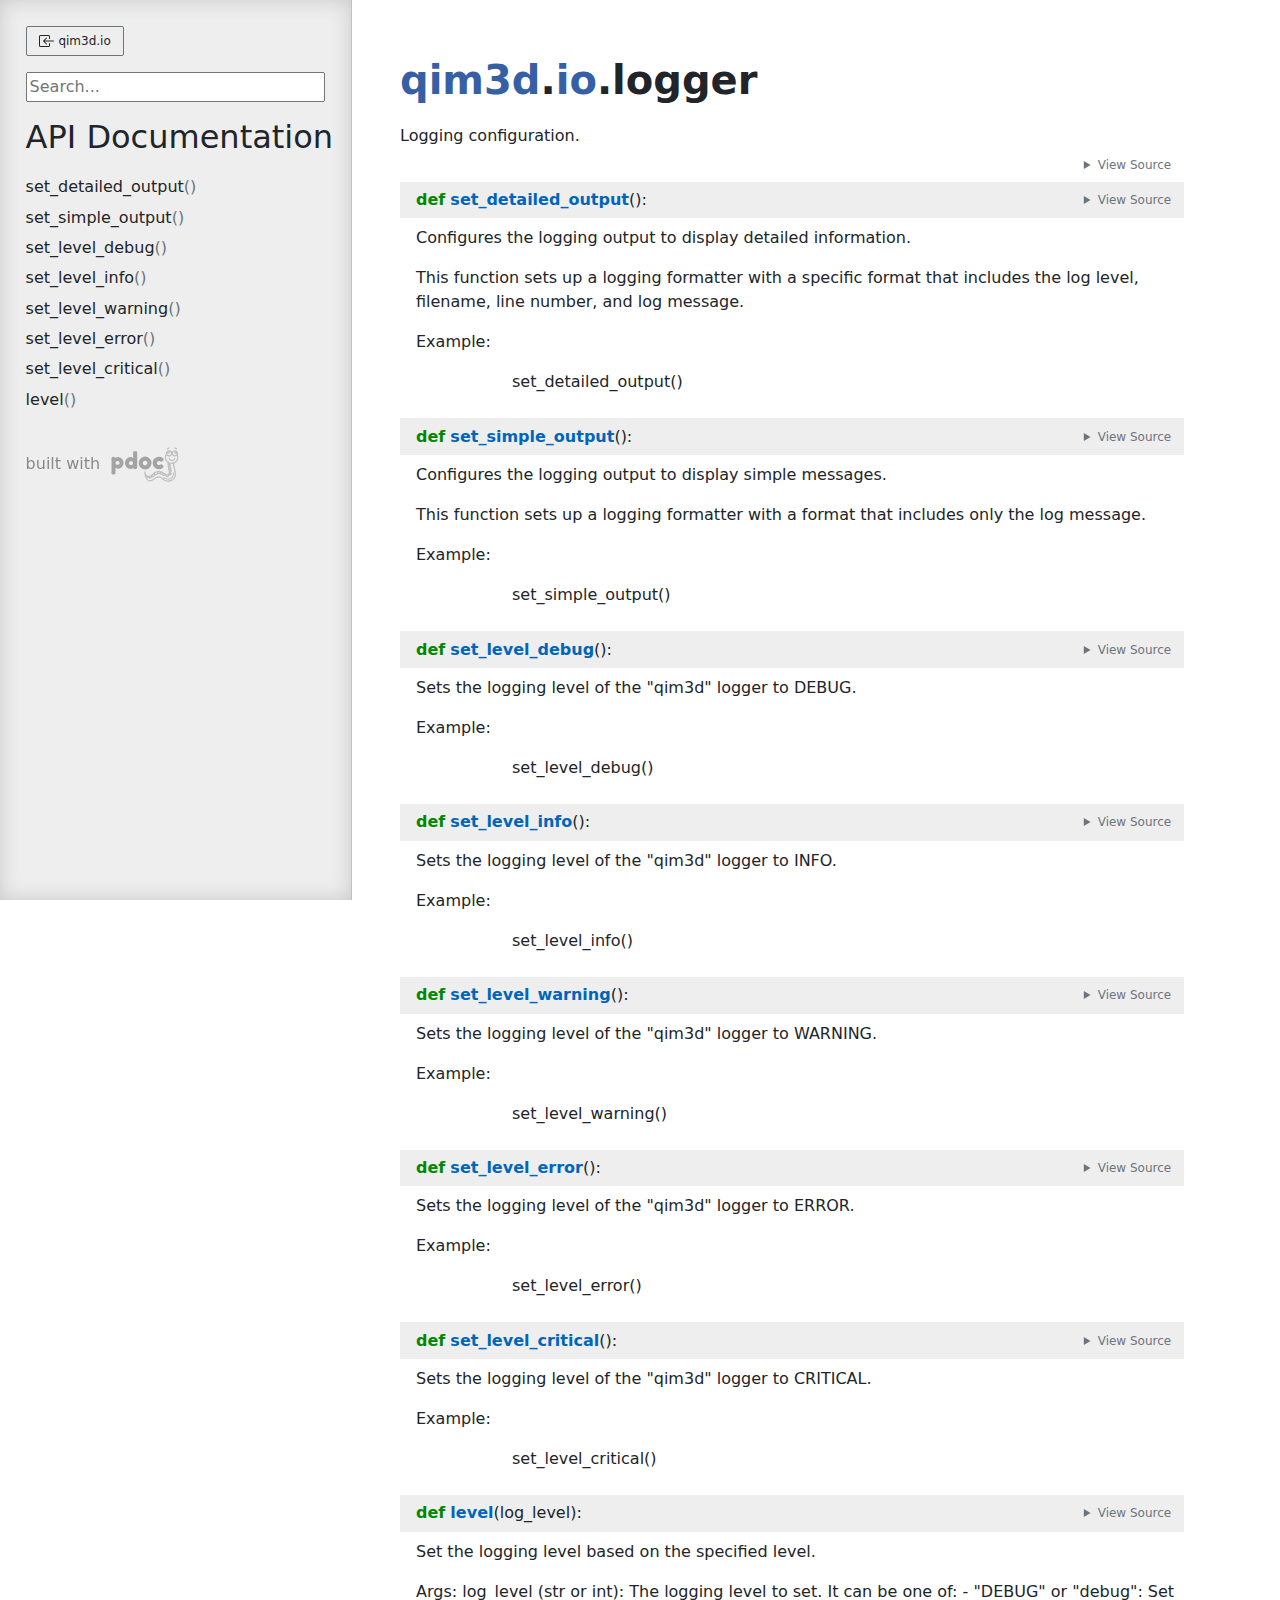
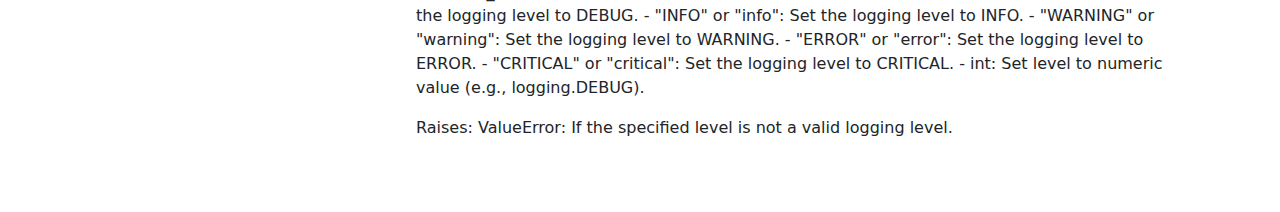
<file: docs/qim3d/io/logger.html>
<!doctype html>
<html lang="en">
<head>
    <meta charset="utf-8">
    <meta name="viewport" content="width=device-width, initial-scale=1">
    <meta name="generator" content="pdoc 13.1.1"/>
    <title>qim3d.io.logger API documentation</title>

    <style>/*! * Bootstrap Reboot v5.0.0 (https://getbootstrap.com/) * Copyright 2011-2021 The Bootstrap Authors * Copyright 2011-2021 Twitter, Inc. * Licensed under MIT (https://github.com/twbs/bootstrap/blob/main/LICENSE) * Forked from Normalize.css, licensed MIT (https://github.com/necolas/normalize.css/blob/master/LICENSE.md) */*,::after,::before{box-sizing:border-box}@media (prefers-reduced-motion:no-preference){:root{scroll-behavior:smooth}}body{margin:0;font-family:system-ui,-apple-system,"Segoe UI",Roboto,"Helvetica Neue",Arial,"Noto Sans","Liberation Sans",sans-serif,"Apple Color Emoji","Segoe UI Emoji","Segoe UI Symbol","Noto Color Emoji";font-size:1rem;font-weight:400;line-height:1.5;color:#212529;background-color:#fff;-webkit-text-size-adjust:100%;-webkit-tap-highlight-color:transparent}hr{margin:1rem 0;color:inherit;background-color:currentColor;border:0;opacity:.25}hr:not([size]){height:1px}h1,h2,h3,h4,h5,h6{margin-top:0;margin-bottom:.5rem;font-weight:500;line-height:1.2}h1{font-size:calc(1.375rem + 1.5vw)}@media (min-width:1200px){h1{font-size:2.5rem}}h2{font-size:calc(1.325rem + .9vw)}@media (min-width:1200px){h2{font-size:2rem}}h3{font-size:calc(1.3rem + .6vw)}@media (min-width:1200px){h3{font-size:1.75rem}}h4{font-size:calc(1.275rem + .3vw)}@media (min-width:1200px){h4{font-size:1.5rem}}h5{font-size:1.25rem}h6{font-size:1rem}p{margin-top:0;margin-bottom:1rem}abbr[data-bs-original-title],abbr[title]{-webkit-text-decoration:underline dotted;text-decoration:underline dotted;cursor:help;-webkit-text-decoration-skip-ink:none;text-decoration-skip-ink:none}address{margin-bottom:1rem;font-style:normal;line-height:inherit}ol,ul{padding-left:2rem}dl,ol,ul{margin-top:0;margin-bottom:1rem}ol ol,ol ul,ul ol,ul ul{margin-bottom:0}dt{font-weight:700}dd{margin-bottom:.5rem;margin-left:0}blockquote{margin:0 0 1rem}b,strong{font-weight:bolder}small{font-size:.875em}mark{padding:.2em;background-color:#fcf8e3}sub,sup{position:relative;font-size:.75em;line-height:0;vertical-align:baseline}sub{bottom:-.25em}sup{top:-.5em}a{color:#0d6efd;text-decoration:underline}a:hover{color:#0a58ca}a:not([href]):not([class]),a:not([href]):not([class]):hover{color:inherit;text-decoration:none}code,kbd,pre,samp{font-family:SFMono-Regular,Menlo,Monaco,Consolas,"Liberation Mono","Courier New",monospace;font-size:1em;direction:ltr;unicode-bidi:bidi-override}pre{display:block;margin-top:0;margin-bottom:1rem;overflow:auto;font-size:.875em}pre code{font-size:inherit;color:inherit;word-break:normal}code{font-size:.875em;color:#d63384;word-wrap:break-word}a>code{color:inherit}kbd{padding:.2rem .4rem;font-size:.875em;color:#fff;background-color:#212529;border-radius:.2rem}kbd kbd{padding:0;font-size:1em;font-weight:700}figure{margin:0 0 1rem}img,svg{vertical-align:middle}table{caption-side:bottom;border-collapse:collapse}caption{padding-top:.5rem;padding-bottom:.5rem;color:#6c757d;text-align:left}th{text-align:inherit;text-align:-webkit-match-parent}tbody,td,tfoot,th,thead,tr{border-color:inherit;border-style:solid;border-width:0}label{display:inline-block}button{border-radius:0}button:focus:not(:focus-visible){outline:0}button,input,optgroup,select,textarea{margin:0;font-family:inherit;font-size:inherit;line-height:inherit}button,select{text-transform:none}[role=button]{cursor:pointer}select{word-wrap:normal}select:disabled{opacity:1}[list]::-webkit-calendar-picker-indicator{display:none}[type=button],[type=reset],[type=submit],button{-webkit-appearance:button}[type=button]:not(:disabled),[type=reset]:not(:disabled),[type=submit]:not(:disabled),button:not(:disabled){cursor:pointer}::-moz-focus-inner{padding:0;border-style:none}textarea{resize:vertical}fieldset{min-width:0;padding:0;margin:0;border:0}legend{float:left;width:100%;padding:0;margin-bottom:.5rem;font-size:calc(1.275rem + .3vw);line-height:inherit}@media (min-width:1200px){legend{font-size:1.5rem}}legend+*{clear:left}::-webkit-datetime-edit-day-field,::-webkit-datetime-edit-fields-wrapper,::-webkit-datetime-edit-hour-field,::-webkit-datetime-edit-minute,::-webkit-datetime-edit-month-field,::-webkit-datetime-edit-text,::-webkit-datetime-edit-year-field{padding:0}::-webkit-inner-spin-button{height:auto}[type=search]{outline-offset:-2px;-webkit-appearance:textfield}::-webkit-search-decoration{-webkit-appearance:none}::-webkit-color-swatch-wrapper{padding:0}::file-selector-button{font:inherit}::-webkit-file-upload-button{font:inherit;-webkit-appearance:button}output{display:inline-block}iframe{border:0}summary{display:list-item;cursor:pointer}progress{vertical-align:baseline}[hidden]{display:none!important}</style>
    <style>/*! syntax-highlighting.css */pre{line-height:125%;}span.linenos{color:inherit; background-color:transparent; padding-left:5px; padding-right:20px;}.pdoc-code .hll{background-color:#ffffcc}.pdoc-code{background:#f8f8f8;}.pdoc-code .c{color:#3D7B7B; font-style:italic}.pdoc-code .err{border:1px solid #FF0000}.pdoc-code .k{color:#008000; font-weight:bold}.pdoc-code .o{color:#666666}.pdoc-code .ch{color:#3D7B7B; font-style:italic}.pdoc-code .cm{color:#3D7B7B; font-style:italic}.pdoc-code .cp{color:#9C6500}.pdoc-code .cpf{color:#3D7B7B; font-style:italic}.pdoc-code .c1{color:#3D7B7B; font-style:italic}.pdoc-code .cs{color:#3D7B7B; font-style:italic}.pdoc-code .gd{color:#A00000}.pdoc-code .ge{font-style:italic}.pdoc-code .gr{color:#E40000}.pdoc-code .gh{color:#000080; font-weight:bold}.pdoc-code .gi{color:#008400}.pdoc-code .go{color:#717171}.pdoc-code .gp{color:#000080; font-weight:bold}.pdoc-code .gs{font-weight:bold}.pdoc-code .gu{color:#800080; font-weight:bold}.pdoc-code .gt{color:#0044DD}.pdoc-code .kc{color:#008000; font-weight:bold}.pdoc-code .kd{color:#008000; font-weight:bold}.pdoc-code .kn{color:#008000; font-weight:bold}.pdoc-code .kp{color:#008000}.pdoc-code .kr{color:#008000; font-weight:bold}.pdoc-code .kt{color:#B00040}.pdoc-code .m{color:#666666}.pdoc-code .s{color:#BA2121}.pdoc-code .na{color:#687822}.pdoc-code .nb{color:#008000}.pdoc-code .nc{color:#0000FF; font-weight:bold}.pdoc-code .no{color:#880000}.pdoc-code .nd{color:#AA22FF}.pdoc-code .ni{color:#717171; font-weight:bold}.pdoc-code .ne{color:#CB3F38; font-weight:bold}.pdoc-code .nf{color:#0000FF}.pdoc-code .nl{color:#767600}.pdoc-code .nn{color:#0000FF; font-weight:bold}.pdoc-code .nt{color:#008000; font-weight:bold}.pdoc-code .nv{color:#19177C}.pdoc-code .ow{color:#AA22FF; font-weight:bold}.pdoc-code .w{color:#bbbbbb}.pdoc-code .mb{color:#666666}.pdoc-code .mf{color:#666666}.pdoc-code .mh{color:#666666}.pdoc-code .mi{color:#666666}.pdoc-code .mo{color:#666666}.pdoc-code .sa{color:#BA2121}.pdoc-code .sb{color:#BA2121}.pdoc-code .sc{color:#BA2121}.pdoc-code .dl{color:#BA2121}.pdoc-code .sd{color:#BA2121; font-style:italic}.pdoc-code .s2{color:#BA2121}.pdoc-code .se{color:#AA5D1F; font-weight:bold}.pdoc-code .sh{color:#BA2121}.pdoc-code .si{color:#A45A77; font-weight:bold}.pdoc-code .sx{color:#008000}.pdoc-code .sr{color:#A45A77}.pdoc-code .s1{color:#BA2121}.pdoc-code .ss{color:#19177C}.pdoc-code .bp{color:#008000}.pdoc-code .fm{color:#0000FF}.pdoc-code .vc{color:#19177C}.pdoc-code .vg{color:#19177C}.pdoc-code .vi{color:#19177C}.pdoc-code .vm{color:#19177C}.pdoc-code .il{color:#666666}</style>
    <style>/*! theme.css */:root{--pdoc-background:#fff;}.pdoc{--text:#212529;--muted:#6c757d;--link:#3660a5;--link-hover:#1659c5;--code:#f8f8f8;--active:#fff598;--accent:#eee;--accent2:#c1c1c1;--nav-hover:rgba(255, 255, 255, 0.5);--name:#0066BB;--def:#008800;--annotation:#007020;}</style>
    <style>/*! layout.css */html, body{width:100%;height:100%;}html, main{scroll-behavior:smooth;}body{background-color:var(--pdoc-background);}@media (max-width:769px){#navtoggle{cursor:pointer;position:absolute;width:50px;height:40px;top:1rem;right:1rem;border-color:var(--text);color:var(--text);display:flex;opacity:0.8;z-index:999;}#navtoggle:hover{opacity:1;}#togglestate + div{display:none;}#togglestate:checked + div{display:inherit;}main, header{padding:2rem 3vw;}header + main{margin-top:-3rem;}.git-button{display:none !important;}nav input[type="search"]{max-width:77%;}nav input[type="search"]:first-child{margin-top:-6px;}nav input[type="search"]:valid ~ *{display:none !important;}}@media (min-width:770px){:root{--sidebar-width:clamp(12.5rem, 28vw, 22rem);}nav{position:fixed;overflow:auto;height:100vh;width:var(--sidebar-width);}main, header{padding:3rem 2rem 3rem calc(var(--sidebar-width) + 3rem);width:calc(54rem + var(--sidebar-width));max-width:100%;}header + main{margin-top:-4rem;}#navtoggle{display:none;}}#togglestate{position:absolute;height:0;opacity:0;}nav.pdoc{--pad:clamp(0.5rem, 2vw, 1.75rem);--indent:1.5rem;background-color:var(--accent);border-right:1px solid var(--accent2);box-shadow:0 0 20px rgba(50, 50, 50, .2) inset;padding:0 0 0 var(--pad);overflow-wrap:anywhere;scrollbar-width:thin; scrollbar-color:var(--accent2) transparent }nav.pdoc::-webkit-scrollbar{width:.4rem; }nav.pdoc::-webkit-scrollbar-thumb{background-color:var(--accent2); }nav.pdoc > div{padding:var(--pad) 0;}nav.pdoc .module-list-button{display:inline-flex;align-items:center;color:var(--text);border-color:var(--muted);margin-bottom:1rem;}nav.pdoc .module-list-button:hover{border-color:var(--text);}nav.pdoc input[type=search]{display:block;outline-offset:0;width:calc(100% - var(--pad));}nav.pdoc .logo{max-width:calc(100% - var(--pad));max-height:35vh;display:block;margin:0 auto 1rem;transform:translate(calc(-.5 * var(--pad)), 0);}nav.pdoc ul{list-style:none;padding-left:0;}nav.pdoc > div > ul{margin-left:calc(0px - var(--pad));}nav.pdoc li a{padding:.2rem 0 .2rem calc(var(--pad) + var(--indent));}nav.pdoc > div > ul > li > a{padding-left:var(--pad);}nav.pdoc li{transition:all 100ms;}nav.pdoc li:hover{background-color:var(--nav-hover);}nav.pdoc a, nav.pdoc a:hover{color:var(--text);}nav.pdoc a{display:block;}nav.pdoc > h2:first-of-type{margin-top:1.5rem;}nav.pdoc .class:before{content:"class ";color:var(--muted);}nav.pdoc .function:after{content:"()";color:var(--muted);}nav.pdoc footer:before{content:"";display:block;width:calc(100% - var(--pad));border-top:solid var(--accent2) 1px;margin-top:1.5rem;padding-top:.5rem;}nav.pdoc footer{font-size:small;}</style>
    <style>/*! content.css */.pdoc{color:var(--text);box-sizing:border-box;line-height:1.5;background:none;}.pdoc .pdoc-button{cursor:pointer;display:inline-block;border:solid black 1px;border-radius:2px;font-size:.75rem;padding:calc(0.5em - 1px) 1em;transition:100ms all;}.pdoc .pdoc-alert{padding:1rem 1rem 1rem calc(1.5rem + 24px);border:1px solid transparent;border-radius:.25rem;background-repeat:no-repeat;background-position:1rem center;margin-bottom:1rem;}.pdoc .pdoc-alert > *:last-child{margin-bottom:0;}.pdoc .pdoc-alert-note {color:#084298;background-color:#cfe2ff;border-color:#b6d4fe;background-image:url("data:image/svg+xml,%3Csvg%20xmlns%3D%22http%3A//www.w3.org/2000/svg%22%20width%3D%2224%22%20height%3D%2224%22%20fill%3D%22%23084298%22%20viewBox%3D%220%200%2016%2016%22%3E%3Cpath%20d%3D%22M8%2016A8%208%200%201%200%208%200a8%208%200%200%200%200%2016zm.93-9.412-1%204.705c-.07.34.029.533.304.533.194%200%20.487-.07.686-.246l-.088.416c-.287.346-.92.598-1.465.598-.703%200-1.002-.422-.808-1.319l.738-3.468c.064-.293.006-.399-.287-.47l-.451-.081.082-.381%202.29-.287zM8%205.5a1%201%200%201%201%200-2%201%201%200%200%201%200%202z%22/%3E%3C/svg%3E");}.pdoc .pdoc-alert-warning{color:#664d03;background-color:#fff3cd;border-color:#ffecb5;background-image:url("data:image/svg+xml,%3Csvg%20xmlns%3D%22http%3A//www.w3.org/2000/svg%22%20width%3D%2224%22%20height%3D%2224%22%20fill%3D%22%23664d03%22%20viewBox%3D%220%200%2016%2016%22%3E%3Cpath%20d%3D%22M8.982%201.566a1.13%201.13%200%200%200-1.96%200L.165%2013.233c-.457.778.091%201.767.98%201.767h13.713c.889%200%201.438-.99.98-1.767L8.982%201.566zM8%205c.535%200%20.954.462.9.995l-.35%203.507a.552.552%200%200%201-1.1%200L7.1%205.995A.905.905%200%200%201%208%205zm.002%206a1%201%200%201%201%200%202%201%201%200%200%201%200-2z%22/%3E%3C/svg%3E");}.pdoc .pdoc-alert-danger{color:#842029;background-color:#f8d7da;border-color:#f5c2c7;background-image:url("data:image/svg+xml,%3Csvg%20xmlns%3D%22http%3A//www.w3.org/2000/svg%22%20width%3D%2224%22%20height%3D%2224%22%20fill%3D%22%23842029%22%20viewBox%3D%220%200%2016%2016%22%3E%3Cpath%20d%3D%22M5.52.359A.5.5%200%200%201%206%200h4a.5.5%200%200%201%20.474.658L8.694%206H12.5a.5.5%200%200%201%20.395.807l-7%209a.5.5%200%200%201-.873-.454L6.823%209.5H3.5a.5.5%200%200%201-.48-.641l2.5-8.5z%22/%3E%3C/svg%3E");}.pdoc .visually-hidden{position:absolute !important;width:1px !important;height:1px !important;padding:0 !important;margin:-1px !important;overflow:hidden !important;clip:rect(0, 0, 0, 0) !important;white-space:nowrap !important;border:0 !important;}.pdoc h1, .pdoc h2, .pdoc h3{font-weight:300;margin:.3em 0;padding:.2em 0;}.pdoc > section:not(.module-info) h1{font-size:1.5rem;font-weight:500;}.pdoc > section:not(.module-info) h2{font-size:1.4rem;font-weight:500;}.pdoc > section:not(.module-info) h3{font-size:1.3rem;font-weight:500;}.pdoc > section:not(.module-info) h4{font-size:1.2rem;}.pdoc > section:not(.module-info) h5{font-size:1.1rem;}.pdoc a{text-decoration:none;color:var(--link);}.pdoc a:hover{color:var(--link-hover);}.pdoc blockquote{margin-left:2rem;}.pdoc pre{border-top:1px solid var(--accent2);border-bottom:1px solid var(--accent2);margin-top:0;margin-bottom:1em;padding:.5rem 0 .5rem .5rem;overflow-x:auto;background-color:var(--code);}.pdoc code{color:var(--text);padding:.2em .4em;margin:0;font-size:85%;background-color:var(--code);border-radius:6px;}.pdoc a > code{color:inherit;}.pdoc pre > code{display:inline-block;font-size:inherit;background:none;border:none;padding:0;}.pdoc > section:not(.module-info){margin-bottom:1.5rem;}.pdoc .modulename{margin-top:0;font-weight:bold;}.pdoc .modulename a{color:var(--link);transition:100ms all;}.pdoc .git-button{float:right;border:solid var(--link) 1px;}.pdoc .git-button:hover{background-color:var(--link);color:var(--pdoc-background);}.view-source-toggle-state,.view-source-toggle-state ~ .pdoc-code{display:none;}.view-source-toggle-state:checked ~ .pdoc-code{display:block;}.view-source-button{display:inline-block;float:right;font-size:.75rem;line-height:1.5rem;color:var(--muted);padding:0 .4rem 0 1.3rem;cursor:pointer;text-indent:-2px;}.view-source-button > span{visibility:hidden;}.module-info .view-source-button{float:none;display:flex;justify-content:flex-end;margin:-1.2rem .4rem -.2rem 0;}.view-source-button::before{position:absolute;content:"View Source";display:list-item;list-style-type:disclosure-closed;}.view-source-toggle-state:checked ~ .attr .view-source-button::before,.view-source-toggle-state:checked ~ .view-source-button::before{list-style-type:disclosure-open;}.pdoc .docstring{margin-bottom:1.5rem;}.pdoc section:not(.module-info) .docstring{margin-left:clamp(0rem, 5vw - 2rem, 1rem);}.pdoc .docstring .pdoc-code{margin-left:1em;margin-right:1em;}.pdoc h1:target,.pdoc h2:target,.pdoc h3:target,.pdoc h4:target,.pdoc h5:target,.pdoc h6:target,.pdoc .pdoc-code > pre > span:target{background-color:var(--active);box-shadow:-1rem 0 0 0 var(--active);}.pdoc .pdoc-code > pre > span:target{display:block;}.pdoc div:target > .attr,.pdoc section:target > .attr,.pdoc dd:target > a{background-color:var(--active);}.pdoc *{scroll-margin:2rem;}.pdoc .pdoc-code .linenos{user-select:none;}.pdoc .attr:hover{filter:contrast(0.95);}.pdoc section, .pdoc .classattr{position:relative;}.pdoc .headerlink{--width:clamp(1rem, 3vw, 2rem);position:absolute;top:0;left:calc(0rem - var(--width));transition:all 100ms ease-in-out;opacity:0;}.pdoc .headerlink::before{content:"#";display:block;text-align:center;width:var(--width);height:2.3rem;line-height:2.3rem;font-size:1.5rem;}.pdoc .attr:hover ~ .headerlink,.pdoc *:target > .headerlink,.pdoc .headerlink:hover{opacity:1;}.pdoc .attr{display:block;margin:.5rem 0 .5rem;padding:.4rem .4rem .4rem 1rem;background-color:var(--accent);overflow-x:auto;}.pdoc .classattr{margin-left:2rem;}.pdoc .name{color:var(--name);font-weight:bold;}.pdoc .def{color:var(--def);font-weight:bold;}.pdoc .signature{background-color:transparent;}.pdoc .param, .pdoc .return-annotation{white-space:pre;}.pdoc .signature.multiline .param{display:block;}.pdoc .signature.condensed .param{display:inline-block;}.pdoc .annotation{color:var(--annotation);}.pdoc .view-value-toggle-state,.pdoc .view-value-toggle-state ~ .default_value{display:none;}.pdoc .view-value-toggle-state:checked ~ .default_value{display:inherit;}.pdoc .view-value-button{font-size:.5rem;vertical-align:middle;border-style:dashed;margin-top:-0.1rem;}.pdoc .view-value-button:hover{background:white;}.pdoc .view-value-button::before{content:"show";text-align:center;width:2.2em;display:inline-block;}.pdoc .view-value-toggle-state:checked ~ .view-value-button::before{content:"hide";}.pdoc .inherited{margin-left:2rem;}.pdoc .inherited dt{font-weight:700;}.pdoc .inherited dt, .pdoc .inherited dd{display:inline;margin-left:0;margin-bottom:.5rem;}.pdoc .inherited dd:not(:last-child):after{content:", ";}.pdoc .inherited .class:before{content:"class ";}.pdoc .inherited .function a:after{content:"()";}.pdoc .search-result .docstring{overflow:auto;max-height:25vh;}.pdoc .search-result.focused > .attr{background-color:var(--active);}.pdoc .attribution{margin-top:2rem;display:block;opacity:0.5;transition:all 200ms;filter:grayscale(100%);}.pdoc .attribution:hover{opacity:1;filter:grayscale(0%);}.pdoc .attribution img{margin-left:5px;height:35px;vertical-align:middle;width:70px;transition:all 200ms;}.pdoc table{display:block;width:max-content;max-width:100%;overflow:auto;margin-bottom:1rem;}.pdoc table th{font-weight:600;}.pdoc table th, .pdoc table td{padding:6px 13px;border:1px solid var(--accent2);}</style>
    <style>/*! custom.css */</style></head>
<body>
    <nav class="pdoc">
        <label id="navtoggle" for="togglestate" class="pdoc-button"><svg xmlns='http://www.w3.org/2000/svg' viewBox='0 0 30 30'><path stroke-linecap='round' stroke="currentColor" stroke-miterlimit='10' stroke-width='2' d='M4 7h22M4 15h22M4 23h22'/></svg></label>
        <input id="togglestate" type="checkbox" aria-hidden="true" tabindex="-1">
        <div>            <a class="pdoc-button module-list-button" href="../io.html">
<svg xmlns="http://www.w3.org/2000/svg" width="16" height="16" fill="currentColor" class="bi bi-box-arrow-in-left" viewBox="0 0 16 16">
  <path fill-rule="evenodd" d="M10 3.5a.5.5 0 0 0-.5-.5h-8a.5.5 0 0 0-.5.5v9a.5.5 0 0 0 .5.5h8a.5.5 0 0 0 .5-.5v-2a.5.5 0 0 1 1 0v2A1.5 1.5 0 0 1 9.5 14h-8A1.5 1.5 0 0 1 0 12.5v-9A1.5 1.5 0 0 1 1.5 2h8A1.5 1.5 0 0 1 11 3.5v2a.5.5 0 0 1-1 0v-2z"/>
  <path fill-rule="evenodd" d="M4.146 8.354a.5.5 0 0 1 0-.708l3-3a.5.5 0 1 1 .708.708L5.707 7.5H14.5a.5.5 0 0 1 0 1H5.707l2.147 2.146a.5.5 0 0 1-.708.708l-3-3z"/>
</svg>                &nbsp;qim3d.io</a>


            <input type="search" placeholder="Search..." role="searchbox" aria-label="search"
                   pattern=".+" required>



            <h2>API Documentation</h2>
                <ul class="memberlist">
            <li>
                    <a class="function" href="#set_detailed_output">set_detailed_output</a>
            </li>
            <li>
                    <a class="function" href="#set_simple_output">set_simple_output</a>
            </li>
            <li>
                    <a class="function" href="#set_level_debug">set_level_debug</a>
            </li>
            <li>
                    <a class="function" href="#set_level_info">set_level_info</a>
            </li>
            <li>
                    <a class="function" href="#set_level_warning">set_level_warning</a>
            </li>
            <li>
                    <a class="function" href="#set_level_error">set_level_error</a>
            </li>
            <li>
                    <a class="function" href="#set_level_critical">set_level_critical</a>
            </li>
            <li>
                    <a class="function" href="#level">level</a>
            </li>
    </ul>



        <a class="attribution" title="pdoc: Python API documentation generator" href="https://pdoc.dev" target="_blank">
            built with <span class="visually-hidden">pdoc</span><img
                alt="pdoc logo"
                src="data:image/svg+xml,%3Csvg%20xmlns%3D%22http%3A//www.w3.org/2000/svg%22%20role%3D%22img%22%20aria-label%3D%22pdoc%20logo%22%20width%3D%22300%22%20height%3D%22150%22%20viewBox%3D%22-1%200%2060%2030%22%3E%3Ctitle%3Epdoc%3C/title%3E%3Cpath%20d%3D%22M29.621%2021.293c-.011-.273-.214-.475-.511-.481a.5.5%200%200%200-.489.503l-.044%201.393c-.097.551-.695%201.215-1.566%201.704-.577.428-1.306.486-2.193.182-1.426-.617-2.467-1.654-3.304-2.487l-.173-.172a3.43%203.43%200%200%200-.365-.306.49.49%200%200%200-.286-.196c-1.718-1.06-4.931-1.47-7.353.191l-.219.15c-1.707%201.187-3.413%202.131-4.328%201.03-.02-.027-.49-.685-.141-1.763.233-.721.546-2.408.772-4.076.042-.09.067-.187.046-.288.166-1.347.277-2.625.241-3.351%201.378-1.008%202.271-2.586%202.271-4.362%200-.976-.272-1.935-.788-2.774-.057-.094-.122-.18-.184-.268.033-.167.052-.339.052-.516%200-1.477-1.202-2.679-2.679-2.679-.791%200-1.496.352-1.987.9a6.3%206.3%200%200%200-1.001.029c-.492-.564-1.207-.929-2.012-.929-1.477%200-2.679%201.202-2.679%202.679A2.65%202.65%200%200%200%20.97%206.554c-.383.747-.595%201.572-.595%202.41%200%202.311%201.507%204.29%203.635%205.107-.037.699-.147%202.27-.423%203.294l-.137.461c-.622%202.042-2.515%208.257%201.727%2010.643%201.614.908%203.06%201.248%204.317%201.248%202.665%200%204.492-1.524%205.322-2.401%201.476-1.559%202.886-1.854%206.491.82%201.877%201.393%203.514%201.753%204.861%201.068%202.223-1.713%202.811-3.867%203.399-6.374.077-.846.056-1.469.054-1.537zm-4.835%204.313c-.054.305-.156.586-.242.629-.034-.007-.131-.022-.307-.157-.145-.111-.314-.478-.456-.908.221.121.432.25.675.355.115.039.219.051.33.081zm-2.251-1.238c-.05.33-.158.648-.252.694-.022.001-.125-.018-.307-.157-.217-.166-.488-.906-.639-1.573.358.344.754.693%201.198%201.036zm-3.887-2.337c-.006-.116-.018-.231-.041-.342.635.145%201.189.368%201.599.625.097.231.166.481.174.642-.03.049-.055.101-.067.158-.046.013-.128.026-.298.004-.278-.037-.901-.57-1.367-1.087zm-1.127-.497c.116.306.176.625.12.71-.019.014-.117.045-.345.016-.206-.027-.604-.332-.986-.695.41-.051.816-.056%201.211-.031zm-4.535%201.535c.209.22.379.47.358.598-.006.041-.088.138-.351.234-.144.055-.539-.063-.979-.259a11.66%2011.66%200%200%200%20.972-.573zm.983-.664c.359-.237.738-.418%201.126-.554.25.237.479.548.457.694-.006.042-.087.138-.351.235-.174.064-.694-.105-1.232-.375zm-3.381%201.794c-.022.145-.061.29-.149.401-.133.166-.358.248-.69.251h-.002c-.133%200-.306-.26-.45-.621.417.091.854.07%201.291-.031zm-2.066-8.077a4.78%204.78%200%200%201-.775-.584c.172-.115.505-.254.88-.378l-.105.962zm-.331%202.302a10.32%2010.32%200%200%201-.828-.502c.202-.143.576-.328.984-.49l-.156.992zm-.45%202.157l-.701-.403c.214-.115.536-.249.891-.376a11.57%2011.57%200%200%201-.19.779zm-.181%201.716c.064.398.194.702.298.893-.194-.051-.435-.162-.736-.398.061-.119.224-.3.438-.495zM8.87%204.141c0%20.152-.123.276-.276.276s-.275-.124-.275-.276.123-.276.276-.276.275.124.275.276zm-.735-.389a1.15%201.15%200%200%200-.314.783%201.16%201.16%200%200%200%201.162%201.162c.457%200%20.842-.27%201.032-.653.026.117.042.238.042.362a1.68%201.68%200%200%201-1.679%201.679%201.68%201.68%200%200%201-1.679-1.679c0-.843.626-1.535%201.436-1.654zM5.059%205.406A1.68%201.68%200%200%201%203.38%207.085a1.68%201.68%200%200%201-1.679-1.679c0-.037.009-.072.011-.109.21.3.541.508.935.508a1.16%201.16%200%200%200%201.162-1.162%201.14%201.14%200%200%200-.474-.912c.015%200%20.03-.005.045-.005.926.001%201.679.754%201.679%201.68zM3.198%204.141c0%20.152-.123.276-.276.276s-.275-.124-.275-.276.123-.276.276-.276.275.124.275.276zM1.375%208.964c0-.52.103-1.035.288-1.52.466.394%201.06.64%201.717.64%201.144%200%202.116-.725%202.499-1.738.383%201.012%201.355%201.738%202.499%201.738.867%200%201.631-.421%202.121-1.062.307.605.478%201.267.478%201.942%200%202.486-2.153%204.51-4.801%204.51s-4.801-2.023-4.801-4.51zm24.342%2019.349c-.985.498-2.267.168-3.813-.979-3.073-2.281-5.453-3.199-7.813-.705-1.315%201.391-4.163%203.365-8.423.97-3.174-1.786-2.239-6.266-1.261-9.479l.146-.492c.276-1.02.395-2.457.444-3.268a6.11%206.11%200%200%200%201.18.115%206.01%206.01%200%200%200%202.536-.562l-.006.175c-.802.215-1.848.612-2.021%201.25-.079.295.021.601.274.837.219.203.415.364.598.501-.667.304-1.243.698-1.311%201.179-.02.144-.022.507.393.787.213.144.395.26.564.365-1.285.521-1.361.96-1.381%201.126-.018.142-.011.496.427.746l.854.489c-.473.389-.971.914-.999%201.429-.018.278.095.532.316.713.675.556%201.231.721%201.653.721.059%200%20.104-.014.158-.02.207.707.641%201.64%201.513%201.64h.013c.8-.008%201.236-.345%201.462-.626.173-.216.268-.457.325-.692.424.195.93.374%201.372.374.151%200%20.294-.021.423-.068.732-.27.944-.704.993-1.021.009-.061.003-.119.002-.179.266.086.538.147.789.147.15%200%20.294-.021.423-.069.542-.2.797-.489.914-.754.237.147.478.258.704.288.106.014.205.021.296.021.356%200%20.595-.101.767-.229.438.435%201.094.992%201.656%201.067.106.014.205.021.296.021a1.56%201.56%200%200%200%20.323-.035c.17.575.453%201.289.866%201.605.358.273.665.362.914.362a.99.99%200%200%200%20.421-.093%201.03%201.03%200%200%200%20.245-.164c.168.428.39.846.68%201.068.358.273.665.362.913.362a.99.99%200%200%200%20.421-.093c.317-.148.512-.448.639-.762.251.157.495.257.726.257.127%200%20.25-.024.37-.071.427-.17.706-.617.841-1.314.022-.015.047-.022.068-.038.067-.051.133-.104.196-.159-.443%201.486-1.107%202.761-2.086%203.257zM8.66%209.925a.5.5%200%201%200-1%200c0%20.653-.818%201.205-1.787%201.205s-1.787-.552-1.787-1.205a.5.5%200%201%200-1%200c0%201.216%201.25%202.205%202.787%202.205s2.787-.989%202.787-2.205zm4.4%2015.965l-.208.097c-2.661%201.258-4.708%201.436-6.086.527-1.542-1.017-1.88-3.19-1.844-4.198a.4.4%200%200%200-.385-.414c-.242-.029-.406.164-.414.385-.046%201.249.367%203.686%202.202%204.896.708.467%201.547.7%202.51.7%201.248%200%202.706-.392%204.362-1.174l.185-.086a.4.4%200%200%200%20.205-.527c-.089-.204-.326-.291-.527-.206zM9.547%202.292c.093.077.205.114.317.114a.5.5%200%200%200%20.318-.886L8.817.397a.5.5%200%200%200-.703.068.5.5%200%200%200%20.069.703l1.364%201.124zm-7.661-.065c.086%200%20.173-.022.253-.068l1.523-.893a.5.5%200%200%200-.506-.863l-1.523.892a.5.5%200%200%200-.179.685c.094.158.261.247.432.247z%22%20transform%3D%22matrix%28-1%200%200%201%2058%200%29%22%20fill%3D%22%233bb300%22/%3E%3Cpath%20d%3D%22M.3%2021.86V10.18q0-.46.02-.68.04-.22.18-.5.28-.54%201.34-.54%201.06%200%201.42.28.38.26.44.78.76-1.04%202.38-1.04%201.64%200%203.1%201.54%201.46%201.54%201.46%203.58%200%202.04-1.46%203.58-1.44%201.54-3.08%201.54-1.64%200-2.38-.92v4.04q0%20.46-.04.68-.02.22-.18.5-.14.3-.5.42-.36.12-.98.12-.62%200-1-.12-.36-.12-.52-.4-.14-.28-.18-.5-.02-.22-.02-.68zm3.96-9.42q-.46.54-.46%201.18%200%20.64.46%201.18.48.52%201.2.52.74%200%201.24-.52.52-.52.52-1.18%200-.66-.48-1.18-.48-.54-1.26-.54-.76%200-1.22.54zm14.741-8.36q.16-.3.54-.42.38-.12%201-.12.64%200%201.02.12.38.12.52.42.16.3.18.54.04.22.04.68v11.94q0%20.46-.04.7-.02.22-.18.5-.3.54-1.7.54-1.38%200-1.54-.98-.84.96-2.34.96-1.8%200-3.28-1.56-1.48-1.58-1.48-3.66%200-2.1%201.48-3.68%201.5-1.58%203.28-1.58%201.48%200%202.3%201v-4.2q0-.46.02-.68.04-.24.18-.52zm-3.24%2010.86q.52.54%201.26.54.74%200%201.22-.54.5-.54.5-1.18%200-.66-.48-1.22-.46-.56-1.26-.56-.8%200-1.28.56-.48.54-.48%201.2%200%20.66.52%201.2zm7.833-1.2q0-2.4%201.68-3.96%201.68-1.56%203.84-1.56%202.16%200%203.82%201.56%201.66%201.54%201.66%203.94%200%201.66-.86%202.96-.86%201.28-2.1%201.9-1.22.6-2.54.6-1.32%200-2.56-.64-1.24-.66-2.1-1.92-.84-1.28-.84-2.88zm4.18%201.44q.64.48%201.3.48.66%200%201.32-.5.66-.5.66-1.48%200-.98-.62-1.46-.62-.48-1.34-.48-.72%200-1.34.5-.62.5-.62%201.48%200%20.96.64%201.46zm11.412-1.44q0%20.84.56%201.32.56.46%201.18.46.64%200%201.18-.36.56-.38.9-.38.6%200%201.46%201.06.46.58.46%201.04%200%20.76-1.1%201.42-1.14.8-2.8.8-1.86%200-3.58-1.34-.82-.64-1.34-1.7-.52-1.08-.52-2.36%200-1.3.52-2.34.52-1.06%201.34-1.7%201.66-1.32%203.54-1.32.76%200%201.48.22.72.2%201.06.4l.32.2q.36.24.56.38.52.4.52.92%200%20.5-.42%201.14-.72%201.1-1.38%201.1-.38%200-1.08-.44-.36-.34-1.04-.34-.66%200-1.24.48-.58.48-.58%201.34z%22%20fill%3D%22green%22/%3E%3C/svg%3E"/>
        </a>
</div>
    </nav>
    <main class="pdoc">
            <section class="module-info">
                    <h1 class="modulename">
<a href="./../../qim3d.html">qim3d</a><wbr>.<a href="./../io.html">io</a><wbr>.logger    </h1>

                        <div class="docstring"><p>Logging configuration.</p>
</div>

                        <input id="mod-logger-view-source" class="view-source-toggle-state" type="checkbox" aria-hidden="true" tabindex="-1">

                        <label class="view-source-button" for="mod-logger-view-source"><span>View Source</span></label>

                        <div class="pdoc-code codehilite"><pre><span></span><span id="L-1"><a href="#L-1"><span class="linenos">  1</span></a><span class="sd">&quot;&quot;&quot;Logging configuration.&quot;&quot;&quot;</span>
</span><span id="L-2"><a href="#L-2"><span class="linenos">  2</span></a>
</span><span id="L-3"><a href="#L-3"><span class="linenos">  3</span></a><span class="kn">import</span> <span class="nn">logging</span>
</span><span id="L-4"><a href="#L-4"><span class="linenos">  4</span></a>
</span><span id="L-5"><a href="#L-5"><span class="linenos">  5</span></a>
</span><span id="L-6"><a href="#L-6"><span class="linenos">  6</span></a><span class="k">def</span> <span class="nf">set_detailed_output</span><span class="p">():</span>
</span><span id="L-7"><a href="#L-7"><span class="linenos">  7</span></a><span class="w">    </span><span class="sd">&quot;&quot;&quot;Configures the logging output to display detailed information.</span>
</span><span id="L-8"><a href="#L-8"><span class="linenos">  8</span></a>
</span><span id="L-9"><a href="#L-9"><span class="linenos">  9</span></a><span class="sd">    This function sets up a logging formatter with a specific format that</span>
</span><span id="L-10"><a href="#L-10"><span class="linenos"> 10</span></a><span class="sd">    includes the log level, filename, line number, and log message.</span>
</span><span id="L-11"><a href="#L-11"><span class="linenos"> 11</span></a>
</span><span id="L-12"><a href="#L-12"><span class="linenos"> 12</span></a><span class="sd">    Example:</span>
</span><span id="L-13"><a href="#L-13"><span class="linenos"> 13</span></a><span class="sd">        &gt;&gt;&gt; set_detailed_output()</span>
</span><span id="L-14"><a href="#L-14"><span class="linenos"> 14</span></a><span class="sd">    &quot;&quot;&quot;</span>
</span><span id="L-15"><a href="#L-15"><span class="linenos"> 15</span></a>
</span><span id="L-16"><a href="#L-16"><span class="linenos"> 16</span></a>    <span class="n">formatter</span> <span class="o">=</span> <span class="n">logging</span><span class="o">.</span><span class="n">Formatter</span><span class="p">(</span>
</span><span id="L-17"><a href="#L-17"><span class="linenos"> 17</span></a>        <span class="s2">&quot;</span><span class="si">%(levelname)-10s%(filename)s</span><span class="s2">:</span><span class="si">%(lineno)-5s%(message)s</span><span class="s2">&quot;</span>
</span><span id="L-18"><a href="#L-18"><span class="linenos"> 18</span></a>    <span class="p">)</span>
</span><span id="L-19"><a href="#L-19"><span class="linenos"> 19</span></a>    <span class="n">handler</span> <span class="o">=</span> <span class="n">logging</span><span class="o">.</span><span class="n">StreamHandler</span><span class="p">()</span>
</span><span id="L-20"><a href="#L-20"><span class="linenos"> 20</span></a>    <span class="n">handler</span><span class="o">.</span><span class="n">setFormatter</span><span class="p">(</span><span class="n">formatter</span><span class="p">)</span>
</span><span id="L-21"><a href="#L-21"><span class="linenos"> 21</span></a>    <span class="n">logger</span> <span class="o">=</span> <span class="n">logging</span><span class="o">.</span><span class="n">getLogger</span><span class="p">(</span><span class="s2">&quot;qim3d&quot;</span><span class="p">)</span>
</span><span id="L-22"><a href="#L-22"><span class="linenos"> 22</span></a>    <span class="n">logger</span><span class="o">.</span><span class="n">handlers</span> <span class="o">=</span> <span class="p">[]</span>
</span><span id="L-23"><a href="#L-23"><span class="linenos"> 23</span></a>    <span class="n">logger</span><span class="o">.</span><span class="n">addHandler</span><span class="p">(</span><span class="n">handler</span><span class="p">)</span>
</span><span id="L-24"><a href="#L-24"><span class="linenos"> 24</span></a>
</span><span id="L-25"><a href="#L-25"><span class="linenos"> 25</span></a>
</span><span id="L-26"><a href="#L-26"><span class="linenos"> 26</span></a><span class="k">def</span> <span class="nf">set_simple_output</span><span class="p">():</span>
</span><span id="L-27"><a href="#L-27"><span class="linenos"> 27</span></a><span class="w">    </span><span class="sd">&quot;&quot;&quot;</span>
</span><span id="L-28"><a href="#L-28"><span class="linenos"> 28</span></a><span class="sd">    Configures the logging output to display simple messages.</span>
</span><span id="L-29"><a href="#L-29"><span class="linenos"> 29</span></a>
</span><span id="L-30"><a href="#L-30"><span class="linenos"> 30</span></a><span class="sd">    This function sets up a logging formatter with a format that includes only</span>
</span><span id="L-31"><a href="#L-31"><span class="linenos"> 31</span></a><span class="sd">    the log message.</span>
</span><span id="L-32"><a href="#L-32"><span class="linenos"> 32</span></a>
</span><span id="L-33"><a href="#L-33"><span class="linenos"> 33</span></a><span class="sd">    Example:</span>
</span><span id="L-34"><a href="#L-34"><span class="linenos"> 34</span></a><span class="sd">        &gt;&gt;&gt; set_simple_output()</span>
</span><span id="L-35"><a href="#L-35"><span class="linenos"> 35</span></a><span class="sd">    &quot;&quot;&quot;</span>
</span><span id="L-36"><a href="#L-36"><span class="linenos"> 36</span></a>    <span class="n">formatter</span> <span class="o">=</span> <span class="n">logging</span><span class="o">.</span><span class="n">Formatter</span><span class="p">(</span><span class="s2">&quot;</span><span class="si">%(message)s</span><span class="s2">&quot;</span><span class="p">)</span>
</span><span id="L-37"><a href="#L-37"><span class="linenos"> 37</span></a>    <span class="n">handler</span> <span class="o">=</span> <span class="n">logging</span><span class="o">.</span><span class="n">StreamHandler</span><span class="p">()</span>
</span><span id="L-38"><a href="#L-38"><span class="linenos"> 38</span></a>    <span class="n">handler</span><span class="o">.</span><span class="n">setFormatter</span><span class="p">(</span><span class="n">formatter</span><span class="p">)</span>
</span><span id="L-39"><a href="#L-39"><span class="linenos"> 39</span></a>    <span class="n">logger</span> <span class="o">=</span> <span class="n">logging</span><span class="o">.</span><span class="n">getLogger</span><span class="p">(</span><span class="s2">&quot;qim3d&quot;</span><span class="p">)</span>
</span><span id="L-40"><a href="#L-40"><span class="linenos"> 40</span></a>    <span class="n">logger</span><span class="o">.</span><span class="n">handlers</span> <span class="o">=</span> <span class="p">[]</span>
</span><span id="L-41"><a href="#L-41"><span class="linenos"> 41</span></a>    <span class="n">logger</span><span class="o">.</span><span class="n">addHandler</span><span class="p">(</span><span class="n">handler</span><span class="p">)</span>
</span><span id="L-42"><a href="#L-42"><span class="linenos"> 42</span></a>
</span><span id="L-43"><a href="#L-43"><span class="linenos"> 43</span></a>
</span><span id="L-44"><a href="#L-44"><span class="linenos"> 44</span></a><span class="k">def</span> <span class="nf">set_level_debug</span><span class="p">():</span>
</span><span id="L-45"><a href="#L-45"><span class="linenos"> 45</span></a><span class="w">    </span><span class="sd">&quot;&quot;&quot;Sets the logging level of the &quot;qim3d&quot; logger to DEBUG.</span>
</span><span id="L-46"><a href="#L-46"><span class="linenos"> 46</span></a>
</span><span id="L-47"><a href="#L-47"><span class="linenos"> 47</span></a><span class="sd">    Example:</span>
</span><span id="L-48"><a href="#L-48"><span class="linenos"> 48</span></a><span class="sd">        &gt;&gt;&gt; set_level_debug()</span>
</span><span id="L-49"><a href="#L-49"><span class="linenos"> 49</span></a><span class="sd">    &quot;&quot;&quot;</span>
</span><span id="L-50"><a href="#L-50"><span class="linenos"> 50</span></a>
</span><span id="L-51"><a href="#L-51"><span class="linenos"> 51</span></a>    <span class="n">logging</span><span class="o">.</span><span class="n">getLogger</span><span class="p">(</span><span class="s2">&quot;qim3d&quot;</span><span class="p">)</span><span class="o">.</span><span class="n">setLevel</span><span class="p">(</span><span class="n">logging</span><span class="o">.</span><span class="n">DEBUG</span><span class="p">)</span>
</span><span id="L-52"><a href="#L-52"><span class="linenos"> 52</span></a>
</span><span id="L-53"><a href="#L-53"><span class="linenos"> 53</span></a>
</span><span id="L-54"><a href="#L-54"><span class="linenos"> 54</span></a><span class="k">def</span> <span class="nf">set_level_info</span><span class="p">():</span>
</span><span id="L-55"><a href="#L-55"><span class="linenos"> 55</span></a><span class="w">    </span><span class="sd">&quot;&quot;&quot;Sets the logging level of the &quot;qim3d&quot; logger to INFO.</span>
</span><span id="L-56"><a href="#L-56"><span class="linenos"> 56</span></a>
</span><span id="L-57"><a href="#L-57"><span class="linenos"> 57</span></a><span class="sd">    Example:</span>
</span><span id="L-58"><a href="#L-58"><span class="linenos"> 58</span></a><span class="sd">        &gt;&gt;&gt; set_level_info()</span>
</span><span id="L-59"><a href="#L-59"><span class="linenos"> 59</span></a><span class="sd">    &quot;&quot;&quot;</span>
</span><span id="L-60"><a href="#L-60"><span class="linenos"> 60</span></a>
</span><span id="L-61"><a href="#L-61"><span class="linenos"> 61</span></a>    <span class="n">logging</span><span class="o">.</span><span class="n">getLogger</span><span class="p">(</span><span class="s2">&quot;qim3d&quot;</span><span class="p">)</span><span class="o">.</span><span class="n">setLevel</span><span class="p">(</span><span class="n">logging</span><span class="o">.</span><span class="n">INFO</span><span class="p">)</span>
</span><span id="L-62"><a href="#L-62"><span class="linenos"> 62</span></a>
</span><span id="L-63"><a href="#L-63"><span class="linenos"> 63</span></a>
</span><span id="L-64"><a href="#L-64"><span class="linenos"> 64</span></a><span class="k">def</span> <span class="nf">set_level_warning</span><span class="p">():</span>
</span><span id="L-65"><a href="#L-65"><span class="linenos"> 65</span></a><span class="w">    </span><span class="sd">&quot;&quot;&quot;Sets the logging level of the &quot;qim3d&quot; logger to WARNING.</span>
</span><span id="L-66"><a href="#L-66"><span class="linenos"> 66</span></a>
</span><span id="L-67"><a href="#L-67"><span class="linenos"> 67</span></a><span class="sd">    Example:</span>
</span><span id="L-68"><a href="#L-68"><span class="linenos"> 68</span></a><span class="sd">        &gt;&gt;&gt; set_level_warning()</span>
</span><span id="L-69"><a href="#L-69"><span class="linenos"> 69</span></a><span class="sd">    &quot;&quot;&quot;</span>
</span><span id="L-70"><a href="#L-70"><span class="linenos"> 70</span></a>
</span><span id="L-71"><a href="#L-71"><span class="linenos"> 71</span></a>    <span class="n">logging</span><span class="o">.</span><span class="n">getLogger</span><span class="p">(</span><span class="s2">&quot;qim3d&quot;</span><span class="p">)</span><span class="o">.</span><span class="n">setLevel</span><span class="p">(</span><span class="n">logging</span><span class="o">.</span><span class="n">WARNING</span><span class="p">)</span>
</span><span id="L-72"><a href="#L-72"><span class="linenos"> 72</span></a>
</span><span id="L-73"><a href="#L-73"><span class="linenos"> 73</span></a>
</span><span id="L-74"><a href="#L-74"><span class="linenos"> 74</span></a><span class="k">def</span> <span class="nf">set_level_error</span><span class="p">():</span>
</span><span id="L-75"><a href="#L-75"><span class="linenos"> 75</span></a><span class="w">    </span><span class="sd">&quot;&quot;&quot;Sets the logging level of the &quot;qim3d&quot; logger to ERROR.</span>
</span><span id="L-76"><a href="#L-76"><span class="linenos"> 76</span></a>
</span><span id="L-77"><a href="#L-77"><span class="linenos"> 77</span></a><span class="sd">    Example:</span>
</span><span id="L-78"><a href="#L-78"><span class="linenos"> 78</span></a><span class="sd">        &gt;&gt;&gt; set_level_error()</span>
</span><span id="L-79"><a href="#L-79"><span class="linenos"> 79</span></a><span class="sd">    &quot;&quot;&quot;</span>
</span><span id="L-80"><a href="#L-80"><span class="linenos"> 80</span></a>    <span class="n">logging</span><span class="o">.</span><span class="n">getLogger</span><span class="p">(</span><span class="s2">&quot;qim3d&quot;</span><span class="p">)</span><span class="o">.</span><span class="n">setLevel</span><span class="p">(</span><span class="n">logging</span><span class="o">.</span><span class="n">ERROR</span><span class="p">)</span>
</span><span id="L-81"><a href="#L-81"><span class="linenos"> 81</span></a>
</span><span id="L-82"><a href="#L-82"><span class="linenos"> 82</span></a>
</span><span id="L-83"><a href="#L-83"><span class="linenos"> 83</span></a><span class="k">def</span> <span class="nf">set_level_critical</span><span class="p">():</span>
</span><span id="L-84"><a href="#L-84"><span class="linenos"> 84</span></a><span class="w">    </span><span class="sd">&quot;&quot;&quot;Sets the logging level of the &quot;qim3d&quot; logger to CRITICAL.</span>
</span><span id="L-85"><a href="#L-85"><span class="linenos"> 85</span></a>
</span><span id="L-86"><a href="#L-86"><span class="linenos"> 86</span></a><span class="sd">    Example:</span>
</span><span id="L-87"><a href="#L-87"><span class="linenos"> 87</span></a><span class="sd">        &gt;&gt;&gt; set_level_critical()</span>
</span><span id="L-88"><a href="#L-88"><span class="linenos"> 88</span></a><span class="sd">    &quot;&quot;&quot;</span>
</span><span id="L-89"><a href="#L-89"><span class="linenos"> 89</span></a>    <span class="n">logging</span><span class="o">.</span><span class="n">getLogger</span><span class="p">(</span><span class="s2">&quot;qim3d&quot;</span><span class="p">)</span><span class="o">.</span><span class="n">setLevel</span><span class="p">(</span><span class="n">logging</span><span class="o">.</span><span class="n">CRITICAL</span><span class="p">)</span>
</span><span id="L-90"><a href="#L-90"><span class="linenos"> 90</span></a>
</span><span id="L-91"><a href="#L-91"><span class="linenos"> 91</span></a>
</span><span id="L-92"><a href="#L-92"><span class="linenos"> 92</span></a><span class="k">def</span> <span class="nf">level</span><span class="p">(</span><span class="n">log_level</span><span class="p">):</span>
</span><span id="L-93"><a href="#L-93"><span class="linenos"> 93</span></a><span class="w">    </span><span class="sd">&quot;&quot;&quot;Set the logging level based on the specified level.</span>
</span><span id="L-94"><a href="#L-94"><span class="linenos"> 94</span></a>
</span><span id="L-95"><a href="#L-95"><span class="linenos"> 95</span></a><span class="sd">    Args:</span>
</span><span id="L-96"><a href="#L-96"><span class="linenos"> 96</span></a><span class="sd">        log_level (str or int): The logging level to set. It can be one of:</span>
</span><span id="L-97"><a href="#L-97"><span class="linenos"> 97</span></a><span class="sd">            - &quot;DEBUG&quot; or &quot;debug&quot;: Set the logging level to DEBUG.</span>
</span><span id="L-98"><a href="#L-98"><span class="linenos"> 98</span></a><span class="sd">            - &quot;INFO&quot; or &quot;info&quot;: Set the logging level to INFO.</span>
</span><span id="L-99"><a href="#L-99"><span class="linenos"> 99</span></a><span class="sd">            - &quot;WARNING&quot; or &quot;warning&quot;: Set the logging level to WARNING.</span>
</span><span id="L-100"><a href="#L-100"><span class="linenos">100</span></a><span class="sd">            - &quot;ERROR&quot; or &quot;error&quot;: Set the logging level to ERROR.</span>
</span><span id="L-101"><a href="#L-101"><span class="linenos">101</span></a><span class="sd">            - &quot;CRITICAL&quot; or &quot;critical&quot;: Set the logging level to CRITICAL.</span>
</span><span id="L-102"><a href="#L-102"><span class="linenos">102</span></a><span class="sd">            - int: Set level to numeric value (e.g., logging.DEBUG).</span>
</span><span id="L-103"><a href="#L-103"><span class="linenos">103</span></a>
</span><span id="L-104"><a href="#L-104"><span class="linenos">104</span></a><span class="sd">    Raises:</span>
</span><span id="L-105"><a href="#L-105"><span class="linenos">105</span></a><span class="sd">        ValueError: If the specified level is not a valid logging level.</span>
</span><span id="L-106"><a href="#L-106"><span class="linenos">106</span></a>
</span><span id="L-107"><a href="#L-107"><span class="linenos">107</span></a><span class="sd">    &quot;&quot;&quot;</span>
</span><span id="L-108"><a href="#L-108"><span class="linenos">108</span></a>    <span class="k">if</span> <span class="n">log_level</span> <span class="ow">in</span> <span class="p">[</span><span class="s2">&quot;DEBUG&quot;</span><span class="p">,</span> <span class="s2">&quot;debug&quot;</span><span class="p">]:</span>
</span><span id="L-109"><a href="#L-109"><span class="linenos">109</span></a>        <span class="n">set_level_debug</span><span class="p">()</span>
</span><span id="L-110"><a href="#L-110"><span class="linenos">110</span></a>
</span><span id="L-111"><a href="#L-111"><span class="linenos">111</span></a>    <span class="k">elif</span> <span class="n">log_level</span> <span class="ow">in</span> <span class="p">[</span><span class="s2">&quot;INFO&quot;</span><span class="p">,</span> <span class="s2">&quot;info&quot;</span><span class="p">]:</span>
</span><span id="L-112"><a href="#L-112"><span class="linenos">112</span></a>        <span class="n">set_level_info</span><span class="p">()</span>
</span><span id="L-113"><a href="#L-113"><span class="linenos">113</span></a>
</span><span id="L-114"><a href="#L-114"><span class="linenos">114</span></a>    <span class="k">elif</span> <span class="n">log_level</span> <span class="ow">in</span> <span class="p">[</span><span class="s2">&quot;WARNING&quot;</span><span class="p">,</span> <span class="s2">&quot;warning&quot;</span><span class="p">]:</span>
</span><span id="L-115"><a href="#L-115"><span class="linenos">115</span></a>        <span class="n">set_level_warning</span><span class="p">()</span>
</span><span id="L-116"><a href="#L-116"><span class="linenos">116</span></a>
</span><span id="L-117"><a href="#L-117"><span class="linenos">117</span></a>    <span class="k">elif</span> <span class="n">log_level</span> <span class="ow">in</span> <span class="p">[</span><span class="s2">&quot;ERROR&quot;</span><span class="p">,</span> <span class="s2">&quot;error&quot;</span><span class="p">]:</span>
</span><span id="L-118"><a href="#L-118"><span class="linenos">118</span></a>        <span class="n">set_level_error</span><span class="p">()</span>
</span><span id="L-119"><a href="#L-119"><span class="linenos">119</span></a>
</span><span id="L-120"><a href="#L-120"><span class="linenos">120</span></a>    <span class="k">elif</span> <span class="n">log_level</span> <span class="ow">in</span> <span class="p">[</span><span class="s2">&quot;CRITICAL&quot;</span><span class="p">,</span> <span class="s2">&quot;critical&quot;</span><span class="p">]:</span>
</span><span id="L-121"><a href="#L-121"><span class="linenos">121</span></a>        <span class="n">set_level_critical</span><span class="p">()</span>
</span><span id="L-122"><a href="#L-122"><span class="linenos">122</span></a>
</span><span id="L-123"><a href="#L-123"><span class="linenos">123</span></a>    <span class="k">elif</span> <span class="nb">isinstance</span><span class="p">(</span><span class="n">log_level</span><span class="p">,</span> <span class="nb">int</span><span class="p">):</span>
</span><span id="L-124"><a href="#L-124"><span class="linenos">124</span></a>        <span class="n">logging</span><span class="o">.</span><span class="n">getLogger</span><span class="p">(</span><span class="s2">&quot;qim3d&quot;</span><span class="p">)</span><span class="o">.</span><span class="n">setLevel</span><span class="p">(</span><span class="n">log_level</span><span class="p">)</span>
</span><span id="L-125"><a href="#L-125"><span class="linenos">125</span></a>
</span><span id="L-126"><a href="#L-126"><span class="linenos">126</span></a>    <span class="k">else</span><span class="p">:</span>
</span><span id="L-127"><a href="#L-127"><span class="linenos">127</span></a>        <span class="k">raise</span> <span class="ne">ValueError</span><span class="p">(</span>
</span><span id="L-128"><a href="#L-128"><span class="linenos">128</span></a>            <span class="sa">f</span><span class="s2">&quot;Invalid logging level: &#39;</span><span class="si">{</span><span class="n">log_level</span><span class="si">}</span><span class="s2">&#39;. Please use&quot;</span>
</span><span id="L-129"><a href="#L-129"><span class="linenos">129</span></a>            <span class="s2">&quot;&#39;debug&#39;, &#39;info&#39;, &#39;warning&#39;, &#39;error&#39;, &#39;critical&#39; or an int.&quot;</span>
</span><span id="L-130"><a href="#L-130"><span class="linenos">130</span></a>        <span class="p">)</span>
</span><span id="L-131"><a href="#L-131"><span class="linenos">131</span></a>
</span><span id="L-132"><a href="#L-132"><span class="linenos">132</span></a>
</span><span id="L-133"><a href="#L-133"><span class="linenos">133</span></a><span class="c1"># create the logger</span>
</span><span id="L-134"><a href="#L-134"><span class="linenos">134</span></a><span class="n">log</span> <span class="o">=</span> <span class="n">logging</span><span class="o">.</span><span class="n">getLogger</span><span class="p">(</span><span class="s2">&quot;qim3d&quot;</span><span class="p">)</span>
</span><span id="L-135"><a href="#L-135"><span class="linenos">135</span></a><span class="n">set_simple_output</span><span class="p">()</span>
</span><span id="L-136"><a href="#L-136"><span class="linenos">136</span></a><span class="n">set_level_warning</span><span class="p">()</span>
</span></pre></div>


            </section>
                <section id="set_detailed_output">
                            <input id="set_detailed_output-view-source" class="view-source-toggle-state" type="checkbox" aria-hidden="true" tabindex="-1">
<div class="attr function">
            
        <span class="def">def</span>
        <span class="name">set_detailed_output</span><span class="signature pdoc-code condensed">(<span class="return-annotation">):</span></span>

                <label class="view-source-button" for="set_detailed_output-view-source"><span>View Source</span></label>

    </div>
    <a class="headerlink" href="#set_detailed_output"></a>
            <div class="pdoc-code codehilite"><pre><span></span><span id="set_detailed_output-7"><a href="#set_detailed_output-7"><span class="linenos"> 7</span></a><span class="k">def</span> <span class="nf">set_detailed_output</span><span class="p">():</span>
</span><span id="set_detailed_output-8"><a href="#set_detailed_output-8"><span class="linenos"> 8</span></a><span class="w">    </span><span class="sd">&quot;&quot;&quot;Configures the logging output to display detailed information.</span>
</span><span id="set_detailed_output-9"><a href="#set_detailed_output-9"><span class="linenos"> 9</span></a>
</span><span id="set_detailed_output-10"><a href="#set_detailed_output-10"><span class="linenos">10</span></a><span class="sd">    This function sets up a logging formatter with a specific format that</span>
</span><span id="set_detailed_output-11"><a href="#set_detailed_output-11"><span class="linenos">11</span></a><span class="sd">    includes the log level, filename, line number, and log message.</span>
</span><span id="set_detailed_output-12"><a href="#set_detailed_output-12"><span class="linenos">12</span></a>
</span><span id="set_detailed_output-13"><a href="#set_detailed_output-13"><span class="linenos">13</span></a><span class="sd">    Example:</span>
</span><span id="set_detailed_output-14"><a href="#set_detailed_output-14"><span class="linenos">14</span></a><span class="sd">        &gt;&gt;&gt; set_detailed_output()</span>
</span><span id="set_detailed_output-15"><a href="#set_detailed_output-15"><span class="linenos">15</span></a><span class="sd">    &quot;&quot;&quot;</span>
</span><span id="set_detailed_output-16"><a href="#set_detailed_output-16"><span class="linenos">16</span></a>
</span><span id="set_detailed_output-17"><a href="#set_detailed_output-17"><span class="linenos">17</span></a>    <span class="n">formatter</span> <span class="o">=</span> <span class="n">logging</span><span class="o">.</span><span class="n">Formatter</span><span class="p">(</span>
</span><span id="set_detailed_output-18"><a href="#set_detailed_output-18"><span class="linenos">18</span></a>        <span class="s2">&quot;</span><span class="si">%(levelname)-10s%(filename)s</span><span class="s2">:</span><span class="si">%(lineno)-5s%(message)s</span><span class="s2">&quot;</span>
</span><span id="set_detailed_output-19"><a href="#set_detailed_output-19"><span class="linenos">19</span></a>    <span class="p">)</span>
</span><span id="set_detailed_output-20"><a href="#set_detailed_output-20"><span class="linenos">20</span></a>    <span class="n">handler</span> <span class="o">=</span> <span class="n">logging</span><span class="o">.</span><span class="n">StreamHandler</span><span class="p">()</span>
</span><span id="set_detailed_output-21"><a href="#set_detailed_output-21"><span class="linenos">21</span></a>    <span class="n">handler</span><span class="o">.</span><span class="n">setFormatter</span><span class="p">(</span><span class="n">formatter</span><span class="p">)</span>
</span><span id="set_detailed_output-22"><a href="#set_detailed_output-22"><span class="linenos">22</span></a>    <span class="n">logger</span> <span class="o">=</span> <span class="n">logging</span><span class="o">.</span><span class="n">getLogger</span><span class="p">(</span><span class="s2">&quot;qim3d&quot;</span><span class="p">)</span>
</span><span id="set_detailed_output-23"><a href="#set_detailed_output-23"><span class="linenos">23</span></a>    <span class="n">logger</span><span class="o">.</span><span class="n">handlers</span> <span class="o">=</span> <span class="p">[]</span>
</span><span id="set_detailed_output-24"><a href="#set_detailed_output-24"><span class="linenos">24</span></a>    <span class="n">logger</span><span class="o">.</span><span class="n">addHandler</span><span class="p">(</span><span class="n">handler</span><span class="p">)</span>
</span></pre></div>


            <div class="docstring"><p>Configures the logging output to display detailed information.</p>

<p>This function sets up a logging formatter with a specific format that
includes the log level, filename, line number, and log message.</p>

<p>Example:</p>

<blockquote>
  <blockquote>
    <blockquote>
      <p>set_detailed_output()</p>
    </blockquote>
  </blockquote>
</blockquote>
</div>


                </section>
                <section id="set_simple_output">
                            <input id="set_simple_output-view-source" class="view-source-toggle-state" type="checkbox" aria-hidden="true" tabindex="-1">
<div class="attr function">
            
        <span class="def">def</span>
        <span class="name">set_simple_output</span><span class="signature pdoc-code condensed">(<span class="return-annotation">):</span></span>

                <label class="view-source-button" for="set_simple_output-view-source"><span>View Source</span></label>

    </div>
    <a class="headerlink" href="#set_simple_output"></a>
            <div class="pdoc-code codehilite"><pre><span></span><span id="set_simple_output-27"><a href="#set_simple_output-27"><span class="linenos">27</span></a><span class="k">def</span> <span class="nf">set_simple_output</span><span class="p">():</span>
</span><span id="set_simple_output-28"><a href="#set_simple_output-28"><span class="linenos">28</span></a><span class="w">    </span><span class="sd">&quot;&quot;&quot;</span>
</span><span id="set_simple_output-29"><a href="#set_simple_output-29"><span class="linenos">29</span></a><span class="sd">    Configures the logging output to display simple messages.</span>
</span><span id="set_simple_output-30"><a href="#set_simple_output-30"><span class="linenos">30</span></a>
</span><span id="set_simple_output-31"><a href="#set_simple_output-31"><span class="linenos">31</span></a><span class="sd">    This function sets up a logging formatter with a format that includes only</span>
</span><span id="set_simple_output-32"><a href="#set_simple_output-32"><span class="linenos">32</span></a><span class="sd">    the log message.</span>
</span><span id="set_simple_output-33"><a href="#set_simple_output-33"><span class="linenos">33</span></a>
</span><span id="set_simple_output-34"><a href="#set_simple_output-34"><span class="linenos">34</span></a><span class="sd">    Example:</span>
</span><span id="set_simple_output-35"><a href="#set_simple_output-35"><span class="linenos">35</span></a><span class="sd">        &gt;&gt;&gt; set_simple_output()</span>
</span><span id="set_simple_output-36"><a href="#set_simple_output-36"><span class="linenos">36</span></a><span class="sd">    &quot;&quot;&quot;</span>
</span><span id="set_simple_output-37"><a href="#set_simple_output-37"><span class="linenos">37</span></a>    <span class="n">formatter</span> <span class="o">=</span> <span class="n">logging</span><span class="o">.</span><span class="n">Formatter</span><span class="p">(</span><span class="s2">&quot;</span><span class="si">%(message)s</span><span class="s2">&quot;</span><span class="p">)</span>
</span><span id="set_simple_output-38"><a href="#set_simple_output-38"><span class="linenos">38</span></a>    <span class="n">handler</span> <span class="o">=</span> <span class="n">logging</span><span class="o">.</span><span class="n">StreamHandler</span><span class="p">()</span>
</span><span id="set_simple_output-39"><a href="#set_simple_output-39"><span class="linenos">39</span></a>    <span class="n">handler</span><span class="o">.</span><span class="n">setFormatter</span><span class="p">(</span><span class="n">formatter</span><span class="p">)</span>
</span><span id="set_simple_output-40"><a href="#set_simple_output-40"><span class="linenos">40</span></a>    <span class="n">logger</span> <span class="o">=</span> <span class="n">logging</span><span class="o">.</span><span class="n">getLogger</span><span class="p">(</span><span class="s2">&quot;qim3d&quot;</span><span class="p">)</span>
</span><span id="set_simple_output-41"><a href="#set_simple_output-41"><span class="linenos">41</span></a>    <span class="n">logger</span><span class="o">.</span><span class="n">handlers</span> <span class="o">=</span> <span class="p">[]</span>
</span><span id="set_simple_output-42"><a href="#set_simple_output-42"><span class="linenos">42</span></a>    <span class="n">logger</span><span class="o">.</span><span class="n">addHandler</span><span class="p">(</span><span class="n">handler</span><span class="p">)</span>
</span></pre></div>


            <div class="docstring"><p>Configures the logging output to display simple messages.</p>

<p>This function sets up a logging formatter with a format that includes only
the log message.</p>

<p>Example:</p>

<blockquote>
  <blockquote>
    <blockquote>
      <p>set_simple_output()</p>
    </blockquote>
  </blockquote>
</blockquote>
</div>


                </section>
                <section id="set_level_debug">
                            <input id="set_level_debug-view-source" class="view-source-toggle-state" type="checkbox" aria-hidden="true" tabindex="-1">
<div class="attr function">
            
        <span class="def">def</span>
        <span class="name">set_level_debug</span><span class="signature pdoc-code condensed">(<span class="return-annotation">):</span></span>

                <label class="view-source-button" for="set_level_debug-view-source"><span>View Source</span></label>

    </div>
    <a class="headerlink" href="#set_level_debug"></a>
            <div class="pdoc-code codehilite"><pre><span></span><span id="set_level_debug-45"><a href="#set_level_debug-45"><span class="linenos">45</span></a><span class="k">def</span> <span class="nf">set_level_debug</span><span class="p">():</span>
</span><span id="set_level_debug-46"><a href="#set_level_debug-46"><span class="linenos">46</span></a><span class="w">    </span><span class="sd">&quot;&quot;&quot;Sets the logging level of the &quot;qim3d&quot; logger to DEBUG.</span>
</span><span id="set_level_debug-47"><a href="#set_level_debug-47"><span class="linenos">47</span></a>
</span><span id="set_level_debug-48"><a href="#set_level_debug-48"><span class="linenos">48</span></a><span class="sd">    Example:</span>
</span><span id="set_level_debug-49"><a href="#set_level_debug-49"><span class="linenos">49</span></a><span class="sd">        &gt;&gt;&gt; set_level_debug()</span>
</span><span id="set_level_debug-50"><a href="#set_level_debug-50"><span class="linenos">50</span></a><span class="sd">    &quot;&quot;&quot;</span>
</span><span id="set_level_debug-51"><a href="#set_level_debug-51"><span class="linenos">51</span></a>
</span><span id="set_level_debug-52"><a href="#set_level_debug-52"><span class="linenos">52</span></a>    <span class="n">logging</span><span class="o">.</span><span class="n">getLogger</span><span class="p">(</span><span class="s2">&quot;qim3d&quot;</span><span class="p">)</span><span class="o">.</span><span class="n">setLevel</span><span class="p">(</span><span class="n">logging</span><span class="o">.</span><span class="n">DEBUG</span><span class="p">)</span>
</span></pre></div>


            <div class="docstring"><p>Sets the logging level of the "qim3d" logger to DEBUG.</p>

<p>Example:</p>

<blockquote>
  <blockquote>
    <blockquote>
      <p>set_level_debug()</p>
    </blockquote>
  </blockquote>
</blockquote>
</div>


                </section>
                <section id="set_level_info">
                            <input id="set_level_info-view-source" class="view-source-toggle-state" type="checkbox" aria-hidden="true" tabindex="-1">
<div class="attr function">
            
        <span class="def">def</span>
        <span class="name">set_level_info</span><span class="signature pdoc-code condensed">(<span class="return-annotation">):</span></span>

                <label class="view-source-button" for="set_level_info-view-source"><span>View Source</span></label>

    </div>
    <a class="headerlink" href="#set_level_info"></a>
            <div class="pdoc-code codehilite"><pre><span></span><span id="set_level_info-55"><a href="#set_level_info-55"><span class="linenos">55</span></a><span class="k">def</span> <span class="nf">set_level_info</span><span class="p">():</span>
</span><span id="set_level_info-56"><a href="#set_level_info-56"><span class="linenos">56</span></a><span class="w">    </span><span class="sd">&quot;&quot;&quot;Sets the logging level of the &quot;qim3d&quot; logger to INFO.</span>
</span><span id="set_level_info-57"><a href="#set_level_info-57"><span class="linenos">57</span></a>
</span><span id="set_level_info-58"><a href="#set_level_info-58"><span class="linenos">58</span></a><span class="sd">    Example:</span>
</span><span id="set_level_info-59"><a href="#set_level_info-59"><span class="linenos">59</span></a><span class="sd">        &gt;&gt;&gt; set_level_info()</span>
</span><span id="set_level_info-60"><a href="#set_level_info-60"><span class="linenos">60</span></a><span class="sd">    &quot;&quot;&quot;</span>
</span><span id="set_level_info-61"><a href="#set_level_info-61"><span class="linenos">61</span></a>
</span><span id="set_level_info-62"><a href="#set_level_info-62"><span class="linenos">62</span></a>    <span class="n">logging</span><span class="o">.</span><span class="n">getLogger</span><span class="p">(</span><span class="s2">&quot;qim3d&quot;</span><span class="p">)</span><span class="o">.</span><span class="n">setLevel</span><span class="p">(</span><span class="n">logging</span><span class="o">.</span><span class="n">INFO</span><span class="p">)</span>
</span></pre></div>


            <div class="docstring"><p>Sets the logging level of the "qim3d" logger to INFO.</p>

<p>Example:</p>

<blockquote>
  <blockquote>
    <blockquote>
      <p>set_level_info()</p>
    </blockquote>
  </blockquote>
</blockquote>
</div>


                </section>
                <section id="set_level_warning">
                            <input id="set_level_warning-view-source" class="view-source-toggle-state" type="checkbox" aria-hidden="true" tabindex="-1">
<div class="attr function">
            
        <span class="def">def</span>
        <span class="name">set_level_warning</span><span class="signature pdoc-code condensed">(<span class="return-annotation">):</span></span>

                <label class="view-source-button" for="set_level_warning-view-source"><span>View Source</span></label>

    </div>
    <a class="headerlink" href="#set_level_warning"></a>
            <div class="pdoc-code codehilite"><pre><span></span><span id="set_level_warning-65"><a href="#set_level_warning-65"><span class="linenos">65</span></a><span class="k">def</span> <span class="nf">set_level_warning</span><span class="p">():</span>
</span><span id="set_level_warning-66"><a href="#set_level_warning-66"><span class="linenos">66</span></a><span class="w">    </span><span class="sd">&quot;&quot;&quot;Sets the logging level of the &quot;qim3d&quot; logger to WARNING.</span>
</span><span id="set_level_warning-67"><a href="#set_level_warning-67"><span class="linenos">67</span></a>
</span><span id="set_level_warning-68"><a href="#set_level_warning-68"><span class="linenos">68</span></a><span class="sd">    Example:</span>
</span><span id="set_level_warning-69"><a href="#set_level_warning-69"><span class="linenos">69</span></a><span class="sd">        &gt;&gt;&gt; set_level_warning()</span>
</span><span id="set_level_warning-70"><a href="#set_level_warning-70"><span class="linenos">70</span></a><span class="sd">    &quot;&quot;&quot;</span>
</span><span id="set_level_warning-71"><a href="#set_level_warning-71"><span class="linenos">71</span></a>
</span><span id="set_level_warning-72"><a href="#set_level_warning-72"><span class="linenos">72</span></a>    <span class="n">logging</span><span class="o">.</span><span class="n">getLogger</span><span class="p">(</span><span class="s2">&quot;qim3d&quot;</span><span class="p">)</span><span class="o">.</span><span class="n">setLevel</span><span class="p">(</span><span class="n">logging</span><span class="o">.</span><span class="n">WARNING</span><span class="p">)</span>
</span></pre></div>


            <div class="docstring"><p>Sets the logging level of the "qim3d" logger to WARNING.</p>

<p>Example:</p>

<blockquote>
  <blockquote>
    <blockquote>
      <p>set_level_warning()</p>
    </blockquote>
  </blockquote>
</blockquote>
</div>


                </section>
                <section id="set_level_error">
                            <input id="set_level_error-view-source" class="view-source-toggle-state" type="checkbox" aria-hidden="true" tabindex="-1">
<div class="attr function">
            
        <span class="def">def</span>
        <span class="name">set_level_error</span><span class="signature pdoc-code condensed">(<span class="return-annotation">):</span></span>

                <label class="view-source-button" for="set_level_error-view-source"><span>View Source</span></label>

    </div>
    <a class="headerlink" href="#set_level_error"></a>
            <div class="pdoc-code codehilite"><pre><span></span><span id="set_level_error-75"><a href="#set_level_error-75"><span class="linenos">75</span></a><span class="k">def</span> <span class="nf">set_level_error</span><span class="p">():</span>
</span><span id="set_level_error-76"><a href="#set_level_error-76"><span class="linenos">76</span></a><span class="w">    </span><span class="sd">&quot;&quot;&quot;Sets the logging level of the &quot;qim3d&quot; logger to ERROR.</span>
</span><span id="set_level_error-77"><a href="#set_level_error-77"><span class="linenos">77</span></a>
</span><span id="set_level_error-78"><a href="#set_level_error-78"><span class="linenos">78</span></a><span class="sd">    Example:</span>
</span><span id="set_level_error-79"><a href="#set_level_error-79"><span class="linenos">79</span></a><span class="sd">        &gt;&gt;&gt; set_level_error()</span>
</span><span id="set_level_error-80"><a href="#set_level_error-80"><span class="linenos">80</span></a><span class="sd">    &quot;&quot;&quot;</span>
</span><span id="set_level_error-81"><a href="#set_level_error-81"><span class="linenos">81</span></a>    <span class="n">logging</span><span class="o">.</span><span class="n">getLogger</span><span class="p">(</span><span class="s2">&quot;qim3d&quot;</span><span class="p">)</span><span class="o">.</span><span class="n">setLevel</span><span class="p">(</span><span class="n">logging</span><span class="o">.</span><span class="n">ERROR</span><span class="p">)</span>
</span></pre></div>


            <div class="docstring"><p>Sets the logging level of the "qim3d" logger to ERROR.</p>

<p>Example:</p>

<blockquote>
  <blockquote>
    <blockquote>
      <p>set_level_error()</p>
    </blockquote>
  </blockquote>
</blockquote>
</div>


                </section>
                <section id="set_level_critical">
                            <input id="set_level_critical-view-source" class="view-source-toggle-state" type="checkbox" aria-hidden="true" tabindex="-1">
<div class="attr function">
            
        <span class="def">def</span>
        <span class="name">set_level_critical</span><span class="signature pdoc-code condensed">(<span class="return-annotation">):</span></span>

                <label class="view-source-button" for="set_level_critical-view-source"><span>View Source</span></label>

    </div>
    <a class="headerlink" href="#set_level_critical"></a>
            <div class="pdoc-code codehilite"><pre><span></span><span id="set_level_critical-84"><a href="#set_level_critical-84"><span class="linenos">84</span></a><span class="k">def</span> <span class="nf">set_level_critical</span><span class="p">():</span>
</span><span id="set_level_critical-85"><a href="#set_level_critical-85"><span class="linenos">85</span></a><span class="w">    </span><span class="sd">&quot;&quot;&quot;Sets the logging level of the &quot;qim3d&quot; logger to CRITICAL.</span>
</span><span id="set_level_critical-86"><a href="#set_level_critical-86"><span class="linenos">86</span></a>
</span><span id="set_level_critical-87"><a href="#set_level_critical-87"><span class="linenos">87</span></a><span class="sd">    Example:</span>
</span><span id="set_level_critical-88"><a href="#set_level_critical-88"><span class="linenos">88</span></a><span class="sd">        &gt;&gt;&gt; set_level_critical()</span>
</span><span id="set_level_critical-89"><a href="#set_level_critical-89"><span class="linenos">89</span></a><span class="sd">    &quot;&quot;&quot;</span>
</span><span id="set_level_critical-90"><a href="#set_level_critical-90"><span class="linenos">90</span></a>    <span class="n">logging</span><span class="o">.</span><span class="n">getLogger</span><span class="p">(</span><span class="s2">&quot;qim3d&quot;</span><span class="p">)</span><span class="o">.</span><span class="n">setLevel</span><span class="p">(</span><span class="n">logging</span><span class="o">.</span><span class="n">CRITICAL</span><span class="p">)</span>
</span></pre></div>


            <div class="docstring"><p>Sets the logging level of the "qim3d" logger to CRITICAL.</p>

<p>Example:</p>

<blockquote>
  <blockquote>
    <blockquote>
      <p>set_level_critical()</p>
    </blockquote>
  </blockquote>
</blockquote>
</div>


                </section>
                <section id="level">
                            <input id="level-view-source" class="view-source-toggle-state" type="checkbox" aria-hidden="true" tabindex="-1">
<div class="attr function">
            
        <span class="def">def</span>
        <span class="name">level</span><span class="signature pdoc-code condensed">(<span class="param"><span class="n">log_level</span></span><span class="return-annotation">):</span></span>

                <label class="view-source-button" for="level-view-source"><span>View Source</span></label>

    </div>
    <a class="headerlink" href="#level"></a>
            <div class="pdoc-code codehilite"><pre><span></span><span id="level-93"><a href="#level-93"><span class="linenos"> 93</span></a><span class="k">def</span> <span class="nf">level</span><span class="p">(</span><span class="n">log_level</span><span class="p">):</span>
</span><span id="level-94"><a href="#level-94"><span class="linenos"> 94</span></a><span class="w">    </span><span class="sd">&quot;&quot;&quot;Set the logging level based on the specified level.</span>
</span><span id="level-95"><a href="#level-95"><span class="linenos"> 95</span></a>
</span><span id="level-96"><a href="#level-96"><span class="linenos"> 96</span></a><span class="sd">    Args:</span>
</span><span id="level-97"><a href="#level-97"><span class="linenos"> 97</span></a><span class="sd">        log_level (str or int): The logging level to set. It can be one of:</span>
</span><span id="level-98"><a href="#level-98"><span class="linenos"> 98</span></a><span class="sd">            - &quot;DEBUG&quot; or &quot;debug&quot;: Set the logging level to DEBUG.</span>
</span><span id="level-99"><a href="#level-99"><span class="linenos"> 99</span></a><span class="sd">            - &quot;INFO&quot; or &quot;info&quot;: Set the logging level to INFO.</span>
</span><span id="level-100"><a href="#level-100"><span class="linenos">100</span></a><span class="sd">            - &quot;WARNING&quot; or &quot;warning&quot;: Set the logging level to WARNING.</span>
</span><span id="level-101"><a href="#level-101"><span class="linenos">101</span></a><span class="sd">            - &quot;ERROR&quot; or &quot;error&quot;: Set the logging level to ERROR.</span>
</span><span id="level-102"><a href="#level-102"><span class="linenos">102</span></a><span class="sd">            - &quot;CRITICAL&quot; or &quot;critical&quot;: Set the logging level to CRITICAL.</span>
</span><span id="level-103"><a href="#level-103"><span class="linenos">103</span></a><span class="sd">            - int: Set level to numeric value (e.g., logging.DEBUG).</span>
</span><span id="level-104"><a href="#level-104"><span class="linenos">104</span></a>
</span><span id="level-105"><a href="#level-105"><span class="linenos">105</span></a><span class="sd">    Raises:</span>
</span><span id="level-106"><a href="#level-106"><span class="linenos">106</span></a><span class="sd">        ValueError: If the specified level is not a valid logging level.</span>
</span><span id="level-107"><a href="#level-107"><span class="linenos">107</span></a>
</span><span id="level-108"><a href="#level-108"><span class="linenos">108</span></a><span class="sd">    &quot;&quot;&quot;</span>
</span><span id="level-109"><a href="#level-109"><span class="linenos">109</span></a>    <span class="k">if</span> <span class="n">log_level</span> <span class="ow">in</span> <span class="p">[</span><span class="s2">&quot;DEBUG&quot;</span><span class="p">,</span> <span class="s2">&quot;debug&quot;</span><span class="p">]:</span>
</span><span id="level-110"><a href="#level-110"><span class="linenos">110</span></a>        <span class="n">set_level_debug</span><span class="p">()</span>
</span><span id="level-111"><a href="#level-111"><span class="linenos">111</span></a>
</span><span id="level-112"><a href="#level-112"><span class="linenos">112</span></a>    <span class="k">elif</span> <span class="n">log_level</span> <span class="ow">in</span> <span class="p">[</span><span class="s2">&quot;INFO&quot;</span><span class="p">,</span> <span class="s2">&quot;info&quot;</span><span class="p">]:</span>
</span><span id="level-113"><a href="#level-113"><span class="linenos">113</span></a>        <span class="n">set_level_info</span><span class="p">()</span>
</span><span id="level-114"><a href="#level-114"><span class="linenos">114</span></a>
</span><span id="level-115"><a href="#level-115"><span class="linenos">115</span></a>    <span class="k">elif</span> <span class="n">log_level</span> <span class="ow">in</span> <span class="p">[</span><span class="s2">&quot;WARNING&quot;</span><span class="p">,</span> <span class="s2">&quot;warning&quot;</span><span class="p">]:</span>
</span><span id="level-116"><a href="#level-116"><span class="linenos">116</span></a>        <span class="n">set_level_warning</span><span class="p">()</span>
</span><span id="level-117"><a href="#level-117"><span class="linenos">117</span></a>
</span><span id="level-118"><a href="#level-118"><span class="linenos">118</span></a>    <span class="k">elif</span> <span class="n">log_level</span> <span class="ow">in</span> <span class="p">[</span><span class="s2">&quot;ERROR&quot;</span><span class="p">,</span> <span class="s2">&quot;error&quot;</span><span class="p">]:</span>
</span><span id="level-119"><a href="#level-119"><span class="linenos">119</span></a>        <span class="n">set_level_error</span><span class="p">()</span>
</span><span id="level-120"><a href="#level-120"><span class="linenos">120</span></a>
</span><span id="level-121"><a href="#level-121"><span class="linenos">121</span></a>    <span class="k">elif</span> <span class="n">log_level</span> <span class="ow">in</span> <span class="p">[</span><span class="s2">&quot;CRITICAL&quot;</span><span class="p">,</span> <span class="s2">&quot;critical&quot;</span><span class="p">]:</span>
</span><span id="level-122"><a href="#level-122"><span class="linenos">122</span></a>        <span class="n">set_level_critical</span><span class="p">()</span>
</span><span id="level-123"><a href="#level-123"><span class="linenos">123</span></a>
</span><span id="level-124"><a href="#level-124"><span class="linenos">124</span></a>    <span class="k">elif</span> <span class="nb">isinstance</span><span class="p">(</span><span class="n">log_level</span><span class="p">,</span> <span class="nb">int</span><span class="p">):</span>
</span><span id="level-125"><a href="#level-125"><span class="linenos">125</span></a>        <span class="n">logging</span><span class="o">.</span><span class="n">getLogger</span><span class="p">(</span><span class="s2">&quot;qim3d&quot;</span><span class="p">)</span><span class="o">.</span><span class="n">setLevel</span><span class="p">(</span><span class="n">log_level</span><span class="p">)</span>
</span><span id="level-126"><a href="#level-126"><span class="linenos">126</span></a>
</span><span id="level-127"><a href="#level-127"><span class="linenos">127</span></a>    <span class="k">else</span><span class="p">:</span>
</span><span id="level-128"><a href="#level-128"><span class="linenos">128</span></a>        <span class="k">raise</span> <span class="ne">ValueError</span><span class="p">(</span>
</span><span id="level-129"><a href="#level-129"><span class="linenos">129</span></a>            <span class="sa">f</span><span class="s2">&quot;Invalid logging level: &#39;</span><span class="si">{</span><span class="n">log_level</span><span class="si">}</span><span class="s2">&#39;. Please use&quot;</span>
</span><span id="level-130"><a href="#level-130"><span class="linenos">130</span></a>            <span class="s2">&quot;&#39;debug&#39;, &#39;info&#39;, &#39;warning&#39;, &#39;error&#39;, &#39;critical&#39; or an int.&quot;</span>
</span><span id="level-131"><a href="#level-131"><span class="linenos">131</span></a>        <span class="p">)</span>
</span></pre></div>


            <div class="docstring"><p>Set the logging level based on the specified level.</p>

<p>Args:
    log_level (str or int): The logging level to set. It can be one of:
        - "DEBUG" or "debug": Set the logging level to DEBUG.
        - "INFO" or "info": Set the logging level to INFO.
        - "WARNING" or "warning": Set the logging level to WARNING.
        - "ERROR" or "error": Set the logging level to ERROR.
        - "CRITICAL" or "critical": Set the logging level to CRITICAL.
        - int: Set level to numeric value (e.g., logging.DEBUG).</p>

<p>Raises:
    ValueError: If the specified level is not a valid logging level.</p>
</div>


                </section>
    </main>
<script>
    function escapeHTML(html) {
        return document.createElement('div').appendChild(document.createTextNode(html)).parentNode.innerHTML;
    }

    const originalContent = document.querySelector("main.pdoc");
    let currentContent = originalContent;

    function setContent(innerHTML) {
        let elem;
        if (innerHTML) {
            elem = document.createElement("main");
            elem.classList.add("pdoc");
            elem.innerHTML = innerHTML;
        } else {
            elem = originalContent;
        }
        if (currentContent !== elem) {
            currentContent.replaceWith(elem);
            currentContent = elem;
        }
    }

    function getSearchTerm() {
        return (new URL(window.location)).searchParams.get("search");
    }

    const searchBox = document.querySelector(".pdoc input[type=search]");
    searchBox.addEventListener("input", function () {
        let url = new URL(window.location);
        if (searchBox.value.trim()) {
            url.hash = "";
            url.searchParams.set("search", searchBox.value);
        } else {
            url.searchParams.delete("search");
        }
        history.replaceState("", "", url.toString());
        onInput();
    });
    window.addEventListener("popstate", onInput);


    let search, searchErr;

    async function initialize() {
        try {
            search = await new Promise((resolve, reject) => {
                const script = document.createElement("script");
                script.type = "text/javascript";
                script.async = true;
                script.onload = () => resolve(window.pdocSearch);
                script.onerror = (e) => reject(e);
                script.src = "../../search.js";
                document.getElementsByTagName("head")[0].appendChild(script);
            });
        } catch (e) {
            console.error("Cannot fetch pdoc search index");
            searchErr = "Cannot fetch search index.";
        }
        onInput();

        document.querySelector("nav.pdoc").addEventListener("click", e => {
            if (e.target.hash) {
                searchBox.value = "";
                searchBox.dispatchEvent(new Event("input"));
            }
        });
    }

    function onInput() {
        setContent((() => {
            const term = getSearchTerm();
            if (!term) {
                return null
            }
            if (searchErr) {
                return `<h3>Error: ${searchErr}</h3>`
            }
            if (!search) {
                return "<h3>Searching...</h3>"
            }

            window.scrollTo({top: 0, left: 0, behavior: 'auto'});

            const results = search(term);

            let html;
            if (results.length === 0) {
                html = `No search results for '${escapeHTML(term)}'.`
            } else {
                html = `<h4>${results.length} search result${results.length > 1 ? "s" : ""} for '${escapeHTML(term)}'.</h4>`;
            }
            for (let result of results.slice(0, 10)) {
                let doc = result.doc;
                let url = `../../${doc.modulename.replaceAll(".", "/")}.html`;
                if (doc.qualname) {
                    url += `#${doc.qualname}`;
                }

                let heading;
                switch (result.doc.kind) {
                    case "function":
                        if (doc.fullname.endsWith(".__init__")) {
                            heading = `<span class="name">${doc.fullname.replace(/\.__init__$/, "")}</span>${doc.signature}`;
                        } else {
                            heading = `<span class="def">${doc.funcdef}</span> <span class="name">${doc.fullname}</span>${doc.signature}`;
                        }
                        break;
                    case "class":
                        heading = `<span class="def">class</span> <span class="name">${doc.fullname}</span>`;
                        if (doc.bases)
                            heading += `<wbr>(<span class="base">${doc.bases}</span>)`;
                        heading += `:`;
                        break;
                    case "variable":
                        heading = `<span class="name">${doc.fullname}</span>`;
                        if (doc.annotation)
                            heading += `<span class="annotation">${doc.annotation}</span>`;
                        if (doc.default_value)
                            heading += `<span class="default_value"> = ${doc.default_value}</span>`;
                        break;
                    default:
                        heading = `<span class="name">${doc.fullname}</span>`;
                        break;
                }
                html += `
                        <section class="search-result">
                        <a href="${url}" class="attr ${doc.kind}">${heading}</a>
                        <div class="docstring">${doc.doc}</div>
                        </section>
                    `;

            }
            return html;
        })());
    }

    if (getSearchTerm()) {
        initialize();
        searchBox.value = getSearchTerm();
        onInput();
    } else {
        searchBox.addEventListener("focus", initialize, {once: true});
    }

    searchBox.addEventListener("keydown", e => {
        if (["ArrowDown", "ArrowUp", "Enter"].includes(e.key)) {
            let focused = currentContent.querySelector(".search-result.focused");
            if (!focused) {
                currentContent.querySelector(".search-result").classList.add("focused");
            } else if (
                e.key === "ArrowDown"
                && focused.nextElementSibling
                && focused.nextElementSibling.classList.contains("search-result")
            ) {
                focused.classList.remove("focused");
                focused.nextElementSibling.classList.add("focused");
                focused.nextElementSibling.scrollIntoView({
                    behavior: "smooth",
                    block: "nearest",
                    inline: "nearest"
                });
            } else if (
                e.key === "ArrowUp"
                && focused.previousElementSibling
                && focused.previousElementSibling.classList.contains("search-result")
            ) {
                focused.classList.remove("focused");
                focused.previousElementSibling.classList.add("focused");
                focused.previousElementSibling.scrollIntoView({
                    behavior: "smooth",
                    block: "nearest",
                    inline: "nearest"
                });
            } else if (
                e.key === "Enter"
            ) {
                focused.querySelector("a").click();
            }
        }
    });
</script></body>
</html>
</file>
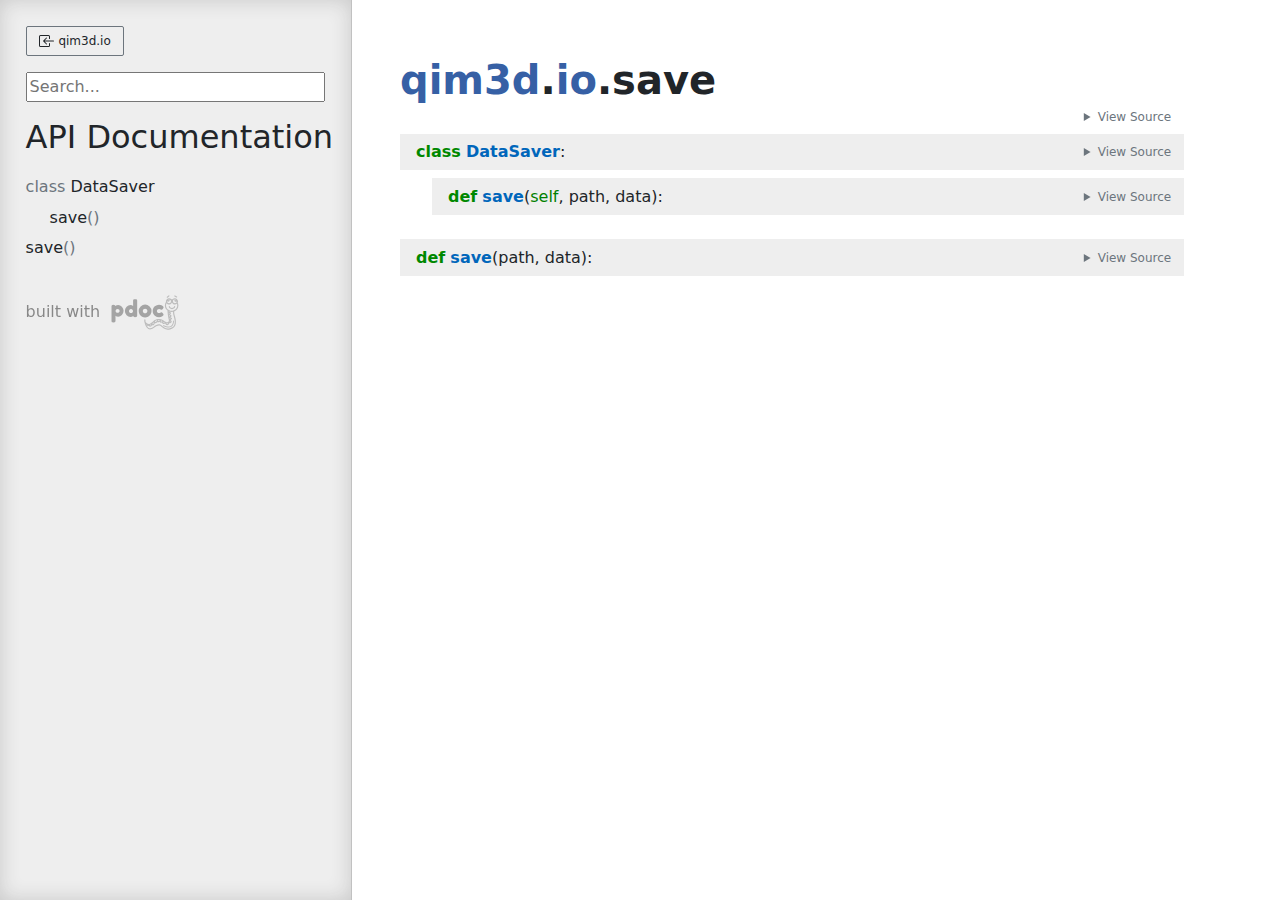
<file: docs/qim3d/io/save.html>
<!doctype html>
<html lang="en">
<head>
    <meta charset="utf-8">
    <meta name="viewport" content="width=device-width, initial-scale=1">
    <meta name="generator" content="pdoc 13.1.1"/>
    <title>qim3d.io.save API documentation</title>

    <style>/*! * Bootstrap Reboot v5.0.0 (https://getbootstrap.com/) * Copyright 2011-2021 The Bootstrap Authors * Copyright 2011-2021 Twitter, Inc. * Licensed under MIT (https://github.com/twbs/bootstrap/blob/main/LICENSE) * Forked from Normalize.css, licensed MIT (https://github.com/necolas/normalize.css/blob/master/LICENSE.md) */*,::after,::before{box-sizing:border-box}@media (prefers-reduced-motion:no-preference){:root{scroll-behavior:smooth}}body{margin:0;font-family:system-ui,-apple-system,"Segoe UI",Roboto,"Helvetica Neue",Arial,"Noto Sans","Liberation Sans",sans-serif,"Apple Color Emoji","Segoe UI Emoji","Segoe UI Symbol","Noto Color Emoji";font-size:1rem;font-weight:400;line-height:1.5;color:#212529;background-color:#fff;-webkit-text-size-adjust:100%;-webkit-tap-highlight-color:transparent}hr{margin:1rem 0;color:inherit;background-color:currentColor;border:0;opacity:.25}hr:not([size]){height:1px}h1,h2,h3,h4,h5,h6{margin-top:0;margin-bottom:.5rem;font-weight:500;line-height:1.2}h1{font-size:calc(1.375rem + 1.5vw)}@media (min-width:1200px){h1{font-size:2.5rem}}h2{font-size:calc(1.325rem + .9vw)}@media (min-width:1200px){h2{font-size:2rem}}h3{font-size:calc(1.3rem + .6vw)}@media (min-width:1200px){h3{font-size:1.75rem}}h4{font-size:calc(1.275rem + .3vw)}@media (min-width:1200px){h4{font-size:1.5rem}}h5{font-size:1.25rem}h6{font-size:1rem}p{margin-top:0;margin-bottom:1rem}abbr[data-bs-original-title],abbr[title]{-webkit-text-decoration:underline dotted;text-decoration:underline dotted;cursor:help;-webkit-text-decoration-skip-ink:none;text-decoration-skip-ink:none}address{margin-bottom:1rem;font-style:normal;line-height:inherit}ol,ul{padding-left:2rem}dl,ol,ul{margin-top:0;margin-bottom:1rem}ol ol,ol ul,ul ol,ul ul{margin-bottom:0}dt{font-weight:700}dd{margin-bottom:.5rem;margin-left:0}blockquote{margin:0 0 1rem}b,strong{font-weight:bolder}small{font-size:.875em}mark{padding:.2em;background-color:#fcf8e3}sub,sup{position:relative;font-size:.75em;line-height:0;vertical-align:baseline}sub{bottom:-.25em}sup{top:-.5em}a{color:#0d6efd;text-decoration:underline}a:hover{color:#0a58ca}a:not([href]):not([class]),a:not([href]):not([class]):hover{color:inherit;text-decoration:none}code,kbd,pre,samp{font-family:SFMono-Regular,Menlo,Monaco,Consolas,"Liberation Mono","Courier New",monospace;font-size:1em;direction:ltr;unicode-bidi:bidi-override}pre{display:block;margin-top:0;margin-bottom:1rem;overflow:auto;font-size:.875em}pre code{font-size:inherit;color:inherit;word-break:normal}code{font-size:.875em;color:#d63384;word-wrap:break-word}a>code{color:inherit}kbd{padding:.2rem .4rem;font-size:.875em;color:#fff;background-color:#212529;border-radius:.2rem}kbd kbd{padding:0;font-size:1em;font-weight:700}figure{margin:0 0 1rem}img,svg{vertical-align:middle}table{caption-side:bottom;border-collapse:collapse}caption{padding-top:.5rem;padding-bottom:.5rem;color:#6c757d;text-align:left}th{text-align:inherit;text-align:-webkit-match-parent}tbody,td,tfoot,th,thead,tr{border-color:inherit;border-style:solid;border-width:0}label{display:inline-block}button{border-radius:0}button:focus:not(:focus-visible){outline:0}button,input,optgroup,select,textarea{margin:0;font-family:inherit;font-size:inherit;line-height:inherit}button,select{text-transform:none}[role=button]{cursor:pointer}select{word-wrap:normal}select:disabled{opacity:1}[list]::-webkit-calendar-picker-indicator{display:none}[type=button],[type=reset],[type=submit],button{-webkit-appearance:button}[type=button]:not(:disabled),[type=reset]:not(:disabled),[type=submit]:not(:disabled),button:not(:disabled){cursor:pointer}::-moz-focus-inner{padding:0;border-style:none}textarea{resize:vertical}fieldset{min-width:0;padding:0;margin:0;border:0}legend{float:left;width:100%;padding:0;margin-bottom:.5rem;font-size:calc(1.275rem + .3vw);line-height:inherit}@media (min-width:1200px){legend{font-size:1.5rem}}legend+*{clear:left}::-webkit-datetime-edit-day-field,::-webkit-datetime-edit-fields-wrapper,::-webkit-datetime-edit-hour-field,::-webkit-datetime-edit-minute,::-webkit-datetime-edit-month-field,::-webkit-datetime-edit-text,::-webkit-datetime-edit-year-field{padding:0}::-webkit-inner-spin-button{height:auto}[type=search]{outline-offset:-2px;-webkit-appearance:textfield}::-webkit-search-decoration{-webkit-appearance:none}::-webkit-color-swatch-wrapper{padding:0}::file-selector-button{font:inherit}::-webkit-file-upload-button{font:inherit;-webkit-appearance:button}output{display:inline-block}iframe{border:0}summary{display:list-item;cursor:pointer}progress{vertical-align:baseline}[hidden]{display:none!important}</style>
    <style>/*! syntax-highlighting.css */pre{line-height:125%;}span.linenos{color:inherit; background-color:transparent; padding-left:5px; padding-right:20px;}.pdoc-code .hll{background-color:#ffffcc}.pdoc-code{background:#f8f8f8;}.pdoc-code .c{color:#3D7B7B; font-style:italic}.pdoc-code .err{border:1px solid #FF0000}.pdoc-code .k{color:#008000; font-weight:bold}.pdoc-code .o{color:#666666}.pdoc-code .ch{color:#3D7B7B; font-style:italic}.pdoc-code .cm{color:#3D7B7B; font-style:italic}.pdoc-code .cp{color:#9C6500}.pdoc-code .cpf{color:#3D7B7B; font-style:italic}.pdoc-code .c1{color:#3D7B7B; font-style:italic}.pdoc-code .cs{color:#3D7B7B; font-style:italic}.pdoc-code .gd{color:#A00000}.pdoc-code .ge{font-style:italic}.pdoc-code .gr{color:#E40000}.pdoc-code .gh{color:#000080; font-weight:bold}.pdoc-code .gi{color:#008400}.pdoc-code .go{color:#717171}.pdoc-code .gp{color:#000080; font-weight:bold}.pdoc-code .gs{font-weight:bold}.pdoc-code .gu{color:#800080; font-weight:bold}.pdoc-code .gt{color:#0044DD}.pdoc-code .kc{color:#008000; font-weight:bold}.pdoc-code .kd{color:#008000; font-weight:bold}.pdoc-code .kn{color:#008000; font-weight:bold}.pdoc-code .kp{color:#008000}.pdoc-code .kr{color:#008000; font-weight:bold}.pdoc-code .kt{color:#B00040}.pdoc-code .m{color:#666666}.pdoc-code .s{color:#BA2121}.pdoc-code .na{color:#687822}.pdoc-code .nb{color:#008000}.pdoc-code .nc{color:#0000FF; font-weight:bold}.pdoc-code .no{color:#880000}.pdoc-code .nd{color:#AA22FF}.pdoc-code .ni{color:#717171; font-weight:bold}.pdoc-code .ne{color:#CB3F38; font-weight:bold}.pdoc-code .nf{color:#0000FF}.pdoc-code .nl{color:#767600}.pdoc-code .nn{color:#0000FF; font-weight:bold}.pdoc-code .nt{color:#008000; font-weight:bold}.pdoc-code .nv{color:#19177C}.pdoc-code .ow{color:#AA22FF; font-weight:bold}.pdoc-code .w{color:#bbbbbb}.pdoc-code .mb{color:#666666}.pdoc-code .mf{color:#666666}.pdoc-code .mh{color:#666666}.pdoc-code .mi{color:#666666}.pdoc-code .mo{color:#666666}.pdoc-code .sa{color:#BA2121}.pdoc-code .sb{color:#BA2121}.pdoc-code .sc{color:#BA2121}.pdoc-code .dl{color:#BA2121}.pdoc-code .sd{color:#BA2121; font-style:italic}.pdoc-code .s2{color:#BA2121}.pdoc-code .se{color:#AA5D1F; font-weight:bold}.pdoc-code .sh{color:#BA2121}.pdoc-code .si{color:#A45A77; font-weight:bold}.pdoc-code .sx{color:#008000}.pdoc-code .sr{color:#A45A77}.pdoc-code .s1{color:#BA2121}.pdoc-code .ss{color:#19177C}.pdoc-code .bp{color:#008000}.pdoc-code .fm{color:#0000FF}.pdoc-code .vc{color:#19177C}.pdoc-code .vg{color:#19177C}.pdoc-code .vi{color:#19177C}.pdoc-code .vm{color:#19177C}.pdoc-code .il{color:#666666}</style>
    <style>/*! theme.css */:root{--pdoc-background:#fff;}.pdoc{--text:#212529;--muted:#6c757d;--link:#3660a5;--link-hover:#1659c5;--code:#f8f8f8;--active:#fff598;--accent:#eee;--accent2:#c1c1c1;--nav-hover:rgba(255, 255, 255, 0.5);--name:#0066BB;--def:#008800;--annotation:#007020;}</style>
    <style>/*! layout.css */html, body{width:100%;height:100%;}html, main{scroll-behavior:smooth;}body{background-color:var(--pdoc-background);}@media (max-width:769px){#navtoggle{cursor:pointer;position:absolute;width:50px;height:40px;top:1rem;right:1rem;border-color:var(--text);color:var(--text);display:flex;opacity:0.8;z-index:999;}#navtoggle:hover{opacity:1;}#togglestate + div{display:none;}#togglestate:checked + div{display:inherit;}main, header{padding:2rem 3vw;}header + main{margin-top:-3rem;}.git-button{display:none !important;}nav input[type="search"]{max-width:77%;}nav input[type="search"]:first-child{margin-top:-6px;}nav input[type="search"]:valid ~ *{display:none !important;}}@media (min-width:770px){:root{--sidebar-width:clamp(12.5rem, 28vw, 22rem);}nav{position:fixed;overflow:auto;height:100vh;width:var(--sidebar-width);}main, header{padding:3rem 2rem 3rem calc(var(--sidebar-width) + 3rem);width:calc(54rem + var(--sidebar-width));max-width:100%;}header + main{margin-top:-4rem;}#navtoggle{display:none;}}#togglestate{position:absolute;height:0;opacity:0;}nav.pdoc{--pad:clamp(0.5rem, 2vw, 1.75rem);--indent:1.5rem;background-color:var(--accent);border-right:1px solid var(--accent2);box-shadow:0 0 20px rgba(50, 50, 50, .2) inset;padding:0 0 0 var(--pad);overflow-wrap:anywhere;scrollbar-width:thin; scrollbar-color:var(--accent2) transparent }nav.pdoc::-webkit-scrollbar{width:.4rem; }nav.pdoc::-webkit-scrollbar-thumb{background-color:var(--accent2); }nav.pdoc > div{padding:var(--pad) 0;}nav.pdoc .module-list-button{display:inline-flex;align-items:center;color:var(--text);border-color:var(--muted);margin-bottom:1rem;}nav.pdoc .module-list-button:hover{border-color:var(--text);}nav.pdoc input[type=search]{display:block;outline-offset:0;width:calc(100% - var(--pad));}nav.pdoc .logo{max-width:calc(100% - var(--pad));max-height:35vh;display:block;margin:0 auto 1rem;transform:translate(calc(-.5 * var(--pad)), 0);}nav.pdoc ul{list-style:none;padding-left:0;}nav.pdoc > div > ul{margin-left:calc(0px - var(--pad));}nav.pdoc li a{padding:.2rem 0 .2rem calc(var(--pad) + var(--indent));}nav.pdoc > div > ul > li > a{padding-left:var(--pad);}nav.pdoc li{transition:all 100ms;}nav.pdoc li:hover{background-color:var(--nav-hover);}nav.pdoc a, nav.pdoc a:hover{color:var(--text);}nav.pdoc a{display:block;}nav.pdoc > h2:first-of-type{margin-top:1.5rem;}nav.pdoc .class:before{content:"class ";color:var(--muted);}nav.pdoc .function:after{content:"()";color:var(--muted);}nav.pdoc footer:before{content:"";display:block;width:calc(100% - var(--pad));border-top:solid var(--accent2) 1px;margin-top:1.5rem;padding-top:.5rem;}nav.pdoc footer{font-size:small;}</style>
    <style>/*! content.css */.pdoc{color:var(--text);box-sizing:border-box;line-height:1.5;background:none;}.pdoc .pdoc-button{cursor:pointer;display:inline-block;border:solid black 1px;border-radius:2px;font-size:.75rem;padding:calc(0.5em - 1px) 1em;transition:100ms all;}.pdoc .pdoc-alert{padding:1rem 1rem 1rem calc(1.5rem + 24px);border:1px solid transparent;border-radius:.25rem;background-repeat:no-repeat;background-position:1rem center;margin-bottom:1rem;}.pdoc .pdoc-alert > *:last-child{margin-bottom:0;}.pdoc .pdoc-alert-note {color:#084298;background-color:#cfe2ff;border-color:#b6d4fe;background-image:url("data:image/svg+xml,%3Csvg%20xmlns%3D%22http%3A//www.w3.org/2000/svg%22%20width%3D%2224%22%20height%3D%2224%22%20fill%3D%22%23084298%22%20viewBox%3D%220%200%2016%2016%22%3E%3Cpath%20d%3D%22M8%2016A8%208%200%201%200%208%200a8%208%200%200%200%200%2016zm.93-9.412-1%204.705c-.07.34.029.533.304.533.194%200%20.487-.07.686-.246l-.088.416c-.287.346-.92.598-1.465.598-.703%200-1.002-.422-.808-1.319l.738-3.468c.064-.293.006-.399-.287-.47l-.451-.081.082-.381%202.29-.287zM8%205.5a1%201%200%201%201%200-2%201%201%200%200%201%200%202z%22/%3E%3C/svg%3E");}.pdoc .pdoc-alert-warning{color:#664d03;background-color:#fff3cd;border-color:#ffecb5;background-image:url("data:image/svg+xml,%3Csvg%20xmlns%3D%22http%3A//www.w3.org/2000/svg%22%20width%3D%2224%22%20height%3D%2224%22%20fill%3D%22%23664d03%22%20viewBox%3D%220%200%2016%2016%22%3E%3Cpath%20d%3D%22M8.982%201.566a1.13%201.13%200%200%200-1.96%200L.165%2013.233c-.457.778.091%201.767.98%201.767h13.713c.889%200%201.438-.99.98-1.767L8.982%201.566zM8%205c.535%200%20.954.462.9.995l-.35%203.507a.552.552%200%200%201-1.1%200L7.1%205.995A.905.905%200%200%201%208%205zm.002%206a1%201%200%201%201%200%202%201%201%200%200%201%200-2z%22/%3E%3C/svg%3E");}.pdoc .pdoc-alert-danger{color:#842029;background-color:#f8d7da;border-color:#f5c2c7;background-image:url("data:image/svg+xml,%3Csvg%20xmlns%3D%22http%3A//www.w3.org/2000/svg%22%20width%3D%2224%22%20height%3D%2224%22%20fill%3D%22%23842029%22%20viewBox%3D%220%200%2016%2016%22%3E%3Cpath%20d%3D%22M5.52.359A.5.5%200%200%201%206%200h4a.5.5%200%200%201%20.474.658L8.694%206H12.5a.5.5%200%200%201%20.395.807l-7%209a.5.5%200%200%201-.873-.454L6.823%209.5H3.5a.5.5%200%200%201-.48-.641l2.5-8.5z%22/%3E%3C/svg%3E");}.pdoc .visually-hidden{position:absolute !important;width:1px !important;height:1px !important;padding:0 !important;margin:-1px !important;overflow:hidden !important;clip:rect(0, 0, 0, 0) !important;white-space:nowrap !important;border:0 !important;}.pdoc h1, .pdoc h2, .pdoc h3{font-weight:300;margin:.3em 0;padding:.2em 0;}.pdoc > section:not(.module-info) h1{font-size:1.5rem;font-weight:500;}.pdoc > section:not(.module-info) h2{font-size:1.4rem;font-weight:500;}.pdoc > section:not(.module-info) h3{font-size:1.3rem;font-weight:500;}.pdoc > section:not(.module-info) h4{font-size:1.2rem;}.pdoc > section:not(.module-info) h5{font-size:1.1rem;}.pdoc a{text-decoration:none;color:var(--link);}.pdoc a:hover{color:var(--link-hover);}.pdoc blockquote{margin-left:2rem;}.pdoc pre{border-top:1px solid var(--accent2);border-bottom:1px solid var(--accent2);margin-top:0;margin-bottom:1em;padding:.5rem 0 .5rem .5rem;overflow-x:auto;background-color:var(--code);}.pdoc code{color:var(--text);padding:.2em .4em;margin:0;font-size:85%;background-color:var(--code);border-radius:6px;}.pdoc a > code{color:inherit;}.pdoc pre > code{display:inline-block;font-size:inherit;background:none;border:none;padding:0;}.pdoc > section:not(.module-info){margin-bottom:1.5rem;}.pdoc .modulename{margin-top:0;font-weight:bold;}.pdoc .modulename a{color:var(--link);transition:100ms all;}.pdoc .git-button{float:right;border:solid var(--link) 1px;}.pdoc .git-button:hover{background-color:var(--link);color:var(--pdoc-background);}.view-source-toggle-state,.view-source-toggle-state ~ .pdoc-code{display:none;}.view-source-toggle-state:checked ~ .pdoc-code{display:block;}.view-source-button{display:inline-block;float:right;font-size:.75rem;line-height:1.5rem;color:var(--muted);padding:0 .4rem 0 1.3rem;cursor:pointer;text-indent:-2px;}.view-source-button > span{visibility:hidden;}.module-info .view-source-button{float:none;display:flex;justify-content:flex-end;margin:-1.2rem .4rem -.2rem 0;}.view-source-button::before{position:absolute;content:"View Source";display:list-item;list-style-type:disclosure-closed;}.view-source-toggle-state:checked ~ .attr .view-source-button::before,.view-source-toggle-state:checked ~ .view-source-button::before{list-style-type:disclosure-open;}.pdoc .docstring{margin-bottom:1.5rem;}.pdoc section:not(.module-info) .docstring{margin-left:clamp(0rem, 5vw - 2rem, 1rem);}.pdoc .docstring .pdoc-code{margin-left:1em;margin-right:1em;}.pdoc h1:target,.pdoc h2:target,.pdoc h3:target,.pdoc h4:target,.pdoc h5:target,.pdoc h6:target,.pdoc .pdoc-code > pre > span:target{background-color:var(--active);box-shadow:-1rem 0 0 0 var(--active);}.pdoc .pdoc-code > pre > span:target{display:block;}.pdoc div:target > .attr,.pdoc section:target > .attr,.pdoc dd:target > a{background-color:var(--active);}.pdoc *{scroll-margin:2rem;}.pdoc .pdoc-code .linenos{user-select:none;}.pdoc .attr:hover{filter:contrast(0.95);}.pdoc section, .pdoc .classattr{position:relative;}.pdoc .headerlink{--width:clamp(1rem, 3vw, 2rem);position:absolute;top:0;left:calc(0rem - var(--width));transition:all 100ms ease-in-out;opacity:0;}.pdoc .headerlink::before{content:"#";display:block;text-align:center;width:var(--width);height:2.3rem;line-height:2.3rem;font-size:1.5rem;}.pdoc .attr:hover ~ .headerlink,.pdoc *:target > .headerlink,.pdoc .headerlink:hover{opacity:1;}.pdoc .attr{display:block;margin:.5rem 0 .5rem;padding:.4rem .4rem .4rem 1rem;background-color:var(--accent);overflow-x:auto;}.pdoc .classattr{margin-left:2rem;}.pdoc .name{color:var(--name);font-weight:bold;}.pdoc .def{color:var(--def);font-weight:bold;}.pdoc .signature{background-color:transparent;}.pdoc .param, .pdoc .return-annotation{white-space:pre;}.pdoc .signature.multiline .param{display:block;}.pdoc .signature.condensed .param{display:inline-block;}.pdoc .annotation{color:var(--annotation);}.pdoc .view-value-toggle-state,.pdoc .view-value-toggle-state ~ .default_value{display:none;}.pdoc .view-value-toggle-state:checked ~ .default_value{display:inherit;}.pdoc .view-value-button{font-size:.5rem;vertical-align:middle;border-style:dashed;margin-top:-0.1rem;}.pdoc .view-value-button:hover{background:white;}.pdoc .view-value-button::before{content:"show";text-align:center;width:2.2em;display:inline-block;}.pdoc .view-value-toggle-state:checked ~ .view-value-button::before{content:"hide";}.pdoc .inherited{margin-left:2rem;}.pdoc .inherited dt{font-weight:700;}.pdoc .inherited dt, .pdoc .inherited dd{display:inline;margin-left:0;margin-bottom:.5rem;}.pdoc .inherited dd:not(:last-child):after{content:", ";}.pdoc .inherited .class:before{content:"class ";}.pdoc .inherited .function a:after{content:"()";}.pdoc .search-result .docstring{overflow:auto;max-height:25vh;}.pdoc .search-result.focused > .attr{background-color:var(--active);}.pdoc .attribution{margin-top:2rem;display:block;opacity:0.5;transition:all 200ms;filter:grayscale(100%);}.pdoc .attribution:hover{opacity:1;filter:grayscale(0%);}.pdoc .attribution img{margin-left:5px;height:35px;vertical-align:middle;width:70px;transition:all 200ms;}.pdoc table{display:block;width:max-content;max-width:100%;overflow:auto;margin-bottom:1rem;}.pdoc table th{font-weight:600;}.pdoc table th, .pdoc table td{padding:6px 13px;border:1px solid var(--accent2);}</style>
    <style>/*! custom.css */</style></head>
<body>
    <nav class="pdoc">
        <label id="navtoggle" for="togglestate" class="pdoc-button"><svg xmlns='http://www.w3.org/2000/svg' viewBox='0 0 30 30'><path stroke-linecap='round' stroke="currentColor" stroke-miterlimit='10' stroke-width='2' d='M4 7h22M4 15h22M4 23h22'/></svg></label>
        <input id="togglestate" type="checkbox" aria-hidden="true" tabindex="-1">
        <div>            <a class="pdoc-button module-list-button" href="../io.html">
<svg xmlns="http://www.w3.org/2000/svg" width="16" height="16" fill="currentColor" class="bi bi-box-arrow-in-left" viewBox="0 0 16 16">
  <path fill-rule="evenodd" d="M10 3.5a.5.5 0 0 0-.5-.5h-8a.5.5 0 0 0-.5.5v9a.5.5 0 0 0 .5.5h8a.5.5 0 0 0 .5-.5v-2a.5.5 0 0 1 1 0v2A1.5 1.5 0 0 1 9.5 14h-8A1.5 1.5 0 0 1 0 12.5v-9A1.5 1.5 0 0 1 1.5 2h8A1.5 1.5 0 0 1 11 3.5v2a.5.5 0 0 1-1 0v-2z"/>
  <path fill-rule="evenodd" d="M4.146 8.354a.5.5 0 0 1 0-.708l3-3a.5.5 0 1 1 .708.708L5.707 7.5H14.5a.5.5 0 0 1 0 1H5.707l2.147 2.146a.5.5 0 0 1-.708.708l-3-3z"/>
</svg>                &nbsp;qim3d.io</a>


            <input type="search" placeholder="Search..." role="searchbox" aria-label="search"
                   pattern=".+" required>



            <h2>API Documentation</h2>
                <ul class="memberlist">
            <li>
                    <a class="class" href="#DataSaver">DataSaver</a>
                            <ul class="memberlist">
                        <li>
                                <a class="function" href="#DataSaver.save">save</a>
                        </li>
                </ul>

            </li>
            <li>
                    <a class="function" href="#save">save</a>
            </li>
    </ul>



        <a class="attribution" title="pdoc: Python API documentation generator" href="https://pdoc.dev" target="_blank">
            built with <span class="visually-hidden">pdoc</span><img
                alt="pdoc logo"
                src="data:image/svg+xml,%3Csvg%20xmlns%3D%22http%3A//www.w3.org/2000/svg%22%20role%3D%22img%22%20aria-label%3D%22pdoc%20logo%22%20width%3D%22300%22%20height%3D%22150%22%20viewBox%3D%22-1%200%2060%2030%22%3E%3Ctitle%3Epdoc%3C/title%3E%3Cpath%20d%3D%22M29.621%2021.293c-.011-.273-.214-.475-.511-.481a.5.5%200%200%200-.489.503l-.044%201.393c-.097.551-.695%201.215-1.566%201.704-.577.428-1.306.486-2.193.182-1.426-.617-2.467-1.654-3.304-2.487l-.173-.172a3.43%203.43%200%200%200-.365-.306.49.49%200%200%200-.286-.196c-1.718-1.06-4.931-1.47-7.353.191l-.219.15c-1.707%201.187-3.413%202.131-4.328%201.03-.02-.027-.49-.685-.141-1.763.233-.721.546-2.408.772-4.076.042-.09.067-.187.046-.288.166-1.347.277-2.625.241-3.351%201.378-1.008%202.271-2.586%202.271-4.362%200-.976-.272-1.935-.788-2.774-.057-.094-.122-.18-.184-.268.033-.167.052-.339.052-.516%200-1.477-1.202-2.679-2.679-2.679-.791%200-1.496.352-1.987.9a6.3%206.3%200%200%200-1.001.029c-.492-.564-1.207-.929-2.012-.929-1.477%200-2.679%201.202-2.679%202.679A2.65%202.65%200%200%200%20.97%206.554c-.383.747-.595%201.572-.595%202.41%200%202.311%201.507%204.29%203.635%205.107-.037.699-.147%202.27-.423%203.294l-.137.461c-.622%202.042-2.515%208.257%201.727%2010.643%201.614.908%203.06%201.248%204.317%201.248%202.665%200%204.492-1.524%205.322-2.401%201.476-1.559%202.886-1.854%206.491.82%201.877%201.393%203.514%201.753%204.861%201.068%202.223-1.713%202.811-3.867%203.399-6.374.077-.846.056-1.469.054-1.537zm-4.835%204.313c-.054.305-.156.586-.242.629-.034-.007-.131-.022-.307-.157-.145-.111-.314-.478-.456-.908.221.121.432.25.675.355.115.039.219.051.33.081zm-2.251-1.238c-.05.33-.158.648-.252.694-.022.001-.125-.018-.307-.157-.217-.166-.488-.906-.639-1.573.358.344.754.693%201.198%201.036zm-3.887-2.337c-.006-.116-.018-.231-.041-.342.635.145%201.189.368%201.599.625.097.231.166.481.174.642-.03.049-.055.101-.067.158-.046.013-.128.026-.298.004-.278-.037-.901-.57-1.367-1.087zm-1.127-.497c.116.306.176.625.12.71-.019.014-.117.045-.345.016-.206-.027-.604-.332-.986-.695.41-.051.816-.056%201.211-.031zm-4.535%201.535c.209.22.379.47.358.598-.006.041-.088.138-.351.234-.144.055-.539-.063-.979-.259a11.66%2011.66%200%200%200%20.972-.573zm.983-.664c.359-.237.738-.418%201.126-.554.25.237.479.548.457.694-.006.042-.087.138-.351.235-.174.064-.694-.105-1.232-.375zm-3.381%201.794c-.022.145-.061.29-.149.401-.133.166-.358.248-.69.251h-.002c-.133%200-.306-.26-.45-.621.417.091.854.07%201.291-.031zm-2.066-8.077a4.78%204.78%200%200%201-.775-.584c.172-.115.505-.254.88-.378l-.105.962zm-.331%202.302a10.32%2010.32%200%200%201-.828-.502c.202-.143.576-.328.984-.49l-.156.992zm-.45%202.157l-.701-.403c.214-.115.536-.249.891-.376a11.57%2011.57%200%200%201-.19.779zm-.181%201.716c.064.398.194.702.298.893-.194-.051-.435-.162-.736-.398.061-.119.224-.3.438-.495zM8.87%204.141c0%20.152-.123.276-.276.276s-.275-.124-.275-.276.123-.276.276-.276.275.124.275.276zm-.735-.389a1.15%201.15%200%200%200-.314.783%201.16%201.16%200%200%200%201.162%201.162c.457%200%20.842-.27%201.032-.653.026.117.042.238.042.362a1.68%201.68%200%200%201-1.679%201.679%201.68%201.68%200%200%201-1.679-1.679c0-.843.626-1.535%201.436-1.654zM5.059%205.406A1.68%201.68%200%200%201%203.38%207.085a1.68%201.68%200%200%201-1.679-1.679c0-.037.009-.072.011-.109.21.3.541.508.935.508a1.16%201.16%200%200%200%201.162-1.162%201.14%201.14%200%200%200-.474-.912c.015%200%20.03-.005.045-.005.926.001%201.679.754%201.679%201.68zM3.198%204.141c0%20.152-.123.276-.276.276s-.275-.124-.275-.276.123-.276.276-.276.275.124.275.276zM1.375%208.964c0-.52.103-1.035.288-1.52.466.394%201.06.64%201.717.64%201.144%200%202.116-.725%202.499-1.738.383%201.012%201.355%201.738%202.499%201.738.867%200%201.631-.421%202.121-1.062.307.605.478%201.267.478%201.942%200%202.486-2.153%204.51-4.801%204.51s-4.801-2.023-4.801-4.51zm24.342%2019.349c-.985.498-2.267.168-3.813-.979-3.073-2.281-5.453-3.199-7.813-.705-1.315%201.391-4.163%203.365-8.423.97-3.174-1.786-2.239-6.266-1.261-9.479l.146-.492c.276-1.02.395-2.457.444-3.268a6.11%206.11%200%200%200%201.18.115%206.01%206.01%200%200%200%202.536-.562l-.006.175c-.802.215-1.848.612-2.021%201.25-.079.295.021.601.274.837.219.203.415.364.598.501-.667.304-1.243.698-1.311%201.179-.02.144-.022.507.393.787.213.144.395.26.564.365-1.285.521-1.361.96-1.381%201.126-.018.142-.011.496.427.746l.854.489c-.473.389-.971.914-.999%201.429-.018.278.095.532.316.713.675.556%201.231.721%201.653.721.059%200%20.104-.014.158-.02.207.707.641%201.64%201.513%201.64h.013c.8-.008%201.236-.345%201.462-.626.173-.216.268-.457.325-.692.424.195.93.374%201.372.374.151%200%20.294-.021.423-.068.732-.27.944-.704.993-1.021.009-.061.003-.119.002-.179.266.086.538.147.789.147.15%200%20.294-.021.423-.069.542-.2.797-.489.914-.754.237.147.478.258.704.288.106.014.205.021.296.021.356%200%20.595-.101.767-.229.438.435%201.094.992%201.656%201.067.106.014.205.021.296.021a1.56%201.56%200%200%200%20.323-.035c.17.575.453%201.289.866%201.605.358.273.665.362.914.362a.99.99%200%200%200%20.421-.093%201.03%201.03%200%200%200%20.245-.164c.168.428.39.846.68%201.068.358.273.665.362.913.362a.99.99%200%200%200%20.421-.093c.317-.148.512-.448.639-.762.251.157.495.257.726.257.127%200%20.25-.024.37-.071.427-.17.706-.617.841-1.314.022-.015.047-.022.068-.038.067-.051.133-.104.196-.159-.443%201.486-1.107%202.761-2.086%203.257zM8.66%209.925a.5.5%200%201%200-1%200c0%20.653-.818%201.205-1.787%201.205s-1.787-.552-1.787-1.205a.5.5%200%201%200-1%200c0%201.216%201.25%202.205%202.787%202.205s2.787-.989%202.787-2.205zm4.4%2015.965l-.208.097c-2.661%201.258-4.708%201.436-6.086.527-1.542-1.017-1.88-3.19-1.844-4.198a.4.4%200%200%200-.385-.414c-.242-.029-.406.164-.414.385-.046%201.249.367%203.686%202.202%204.896.708.467%201.547.7%202.51.7%201.248%200%202.706-.392%204.362-1.174l.185-.086a.4.4%200%200%200%20.205-.527c-.089-.204-.326-.291-.527-.206zM9.547%202.292c.093.077.205.114.317.114a.5.5%200%200%200%20.318-.886L8.817.397a.5.5%200%200%200-.703.068.5.5%200%200%200%20.069.703l1.364%201.124zm-7.661-.065c.086%200%20.173-.022.253-.068l1.523-.893a.5.5%200%200%200-.506-.863l-1.523.892a.5.5%200%200%200-.179.685c.094.158.261.247.432.247z%22%20transform%3D%22matrix%28-1%200%200%201%2058%200%29%22%20fill%3D%22%233bb300%22/%3E%3Cpath%20d%3D%22M.3%2021.86V10.18q0-.46.02-.68.04-.22.18-.5.28-.54%201.34-.54%201.06%200%201.42.28.38.26.44.78.76-1.04%202.38-1.04%201.64%200%203.1%201.54%201.46%201.54%201.46%203.58%200%202.04-1.46%203.58-1.44%201.54-3.08%201.54-1.64%200-2.38-.92v4.04q0%20.46-.04.68-.02.22-.18.5-.14.3-.5.42-.36.12-.98.12-.62%200-1-.12-.36-.12-.52-.4-.14-.28-.18-.5-.02-.22-.02-.68zm3.96-9.42q-.46.54-.46%201.18%200%20.64.46%201.18.48.52%201.2.52.74%200%201.24-.52.52-.52.52-1.18%200-.66-.48-1.18-.48-.54-1.26-.54-.76%200-1.22.54zm14.741-8.36q.16-.3.54-.42.38-.12%201-.12.64%200%201.02.12.38.12.52.42.16.3.18.54.04.22.04.68v11.94q0%20.46-.04.7-.02.22-.18.5-.3.54-1.7.54-1.38%200-1.54-.98-.84.96-2.34.96-1.8%200-3.28-1.56-1.48-1.58-1.48-3.66%200-2.1%201.48-3.68%201.5-1.58%203.28-1.58%201.48%200%202.3%201v-4.2q0-.46.02-.68.04-.24.18-.52zm-3.24%2010.86q.52.54%201.26.54.74%200%201.22-.54.5-.54.5-1.18%200-.66-.48-1.22-.46-.56-1.26-.56-.8%200-1.28.56-.48.54-.48%201.2%200%20.66.52%201.2zm7.833-1.2q0-2.4%201.68-3.96%201.68-1.56%203.84-1.56%202.16%200%203.82%201.56%201.66%201.54%201.66%203.94%200%201.66-.86%202.96-.86%201.28-2.1%201.9-1.22.6-2.54.6-1.32%200-2.56-.64-1.24-.66-2.1-1.92-.84-1.28-.84-2.88zm4.18%201.44q.64.48%201.3.48.66%200%201.32-.5.66-.5.66-1.48%200-.98-.62-1.46-.62-.48-1.34-.48-.72%200-1.34.5-.62.5-.62%201.48%200%20.96.64%201.46zm11.412-1.44q0%20.84.56%201.32.56.46%201.18.46.64%200%201.18-.36.56-.38.9-.38.6%200%201.46%201.06.46.58.46%201.04%200%20.76-1.1%201.42-1.14.8-2.8.8-1.86%200-3.58-1.34-.82-.64-1.34-1.7-.52-1.08-.52-2.36%200-1.3.52-2.34.52-1.06%201.34-1.7%201.66-1.32%203.54-1.32.76%200%201.48.22.72.2%201.06.4l.32.2q.36.24.56.38.52.4.52.92%200%20.5-.42%201.14-.72%201.1-1.38%201.1-.38%200-1.08-.44-.36-.34-1.04-.34-.66%200-1.24.48-.58.48-.58%201.34z%22%20fill%3D%22green%22/%3E%3C/svg%3E"/>
        </a>
</div>
    </nav>
    <main class="pdoc">
            <section class="module-info">
                    <h1 class="modulename">
<a href="./../../qim3d.html">qim3d</a><wbr>.<a href="./../io.html">io</a><wbr>.save    </h1>

                
                        <input id="mod-save-view-source" class="view-source-toggle-state" type="checkbox" aria-hidden="true" tabindex="-1">

                        <label class="view-source-button" for="mod-save-view-source"><span>View Source</span></label>

                        <div class="pdoc-code codehilite"><pre><span></span><span id="L-1"><a href="#L-1"><span class="linenos"> 1</span></a><span class="k">class</span> <span class="nc">DataSaver</span><span class="p">:</span>
</span><span id="L-2"><a href="#L-2"><span class="linenos"> 2</span></a>    <span class="k">def</span> <span class="fm">__init__</span><span class="p">(</span><span class="bp">self</span><span class="p">):</span>
</span><span id="L-3"><a href="#L-3"><span class="linenos"> 3</span></a>        <span class="bp">self</span><span class="o">.</span><span class="n">verbose</span> <span class="o">=</span> <span class="kc">False</span>
</span><span id="L-4"><a href="#L-4"><span class="linenos"> 4</span></a>
</span><span id="L-5"><a href="#L-5"><span class="linenos"> 5</span></a>    <span class="k">def</span> <span class="nf">save</span><span class="p">(</span><span class="bp">self</span><span class="p">,</span> <span class="n">path</span><span class="p">,</span> <span class="n">data</span><span class="p">):</span>
</span><span id="L-6"><a href="#L-6"><span class="linenos"> 6</span></a>        <span class="k">raise</span> <span class="ne">NotImplementedError</span><span class="p">(</span><span class="s2">&quot;Save is not implemented yet&quot;</span><span class="p">)</span>
</span><span id="L-7"><a href="#L-7"><span class="linenos"> 7</span></a>
</span><span id="L-8"><a href="#L-8"><span class="linenos"> 8</span></a>
</span><span id="L-9"><a href="#L-9"><span class="linenos"> 9</span></a><span class="k">def</span> <span class="nf">save</span><span class="p">(</span><span class="n">path</span><span class="p">,</span> <span class="n">data</span><span class="p">):</span>
</span><span id="L-10"><a href="#L-10"><span class="linenos">10</span></a>    <span class="k">return</span> <span class="n">DataSaver</span><span class="p">()</span><span class="o">.</span><span class="n">save</span><span class="p">(</span><span class="n">path</span><span class="p">,</span> <span class="n">data</span><span class="p">)</span>
</span></pre></div>


            </section>
                <section id="DataSaver">
                            <input id="DataSaver-view-source" class="view-source-toggle-state" type="checkbox" aria-hidden="true" tabindex="-1">
<div class="attr class">
            
    <span class="def">class</span>
    <span class="name">DataSaver</span>:

                <label class="view-source-button" for="DataSaver-view-source"><span>View Source</span></label>

    </div>
    <a class="headerlink" href="#DataSaver"></a>
            <div class="pdoc-code codehilite"><pre><span></span><span id="DataSaver-2"><a href="#DataSaver-2"><span class="linenos">2</span></a><span class="k">class</span> <span class="nc">DataSaver</span><span class="p">:</span>
</span><span id="DataSaver-3"><a href="#DataSaver-3"><span class="linenos">3</span></a>    <span class="k">def</span> <span class="fm">__init__</span><span class="p">(</span><span class="bp">self</span><span class="p">):</span>
</span><span id="DataSaver-4"><a href="#DataSaver-4"><span class="linenos">4</span></a>        <span class="bp">self</span><span class="o">.</span><span class="n">verbose</span> <span class="o">=</span> <span class="kc">False</span>
</span><span id="DataSaver-5"><a href="#DataSaver-5"><span class="linenos">5</span></a>
</span><span id="DataSaver-6"><a href="#DataSaver-6"><span class="linenos">6</span></a>    <span class="k">def</span> <span class="nf">save</span><span class="p">(</span><span class="bp">self</span><span class="p">,</span> <span class="n">path</span><span class="p">,</span> <span class="n">data</span><span class="p">):</span>
</span><span id="DataSaver-7"><a href="#DataSaver-7"><span class="linenos">7</span></a>        <span class="k">raise</span> <span class="ne">NotImplementedError</span><span class="p">(</span><span class="s2">&quot;Save is not implemented yet&quot;</span><span class="p">)</span>
</span></pre></div>


    

                            <div id="DataSaver.save" class="classattr">
                                        <input id="DataSaver.save-view-source" class="view-source-toggle-state" type="checkbox" aria-hidden="true" tabindex="-1">
<div class="attr function">
            
        <span class="def">def</span>
        <span class="name">save</span><span class="signature pdoc-code condensed">(<span class="param"><span class="bp">self</span>, </span><span class="param"><span class="n">path</span>, </span><span class="param"><span class="n">data</span></span><span class="return-annotation">):</span></span>

                <label class="view-source-button" for="DataSaver.save-view-source"><span>View Source</span></label>

    </div>
    <a class="headerlink" href="#DataSaver.save"></a>
            <div class="pdoc-code codehilite"><pre><span></span><span id="DataSaver.save-6"><a href="#DataSaver.save-6"><span class="linenos">6</span></a>    <span class="k">def</span> <span class="nf">save</span><span class="p">(</span><span class="bp">self</span><span class="p">,</span> <span class="n">path</span><span class="p">,</span> <span class="n">data</span><span class="p">):</span>
</span><span id="DataSaver.save-7"><a href="#DataSaver.save-7"><span class="linenos">7</span></a>        <span class="k">raise</span> <span class="ne">NotImplementedError</span><span class="p">(</span><span class="s2">&quot;Save is not implemented yet&quot;</span><span class="p">)</span>
</span></pre></div>


    

                            </div>
                </section>
                <section id="save">
                            <input id="save-view-source" class="view-source-toggle-state" type="checkbox" aria-hidden="true" tabindex="-1">
<div class="attr function">
            
        <span class="def">def</span>
        <span class="name">save</span><span class="signature pdoc-code condensed">(<span class="param"><span class="n">path</span>, </span><span class="param"><span class="n">data</span></span><span class="return-annotation">):</span></span>

                <label class="view-source-button" for="save-view-source"><span>View Source</span></label>

    </div>
    <a class="headerlink" href="#save"></a>
            <div class="pdoc-code codehilite"><pre><span></span><span id="save-10"><a href="#save-10"><span class="linenos">10</span></a><span class="k">def</span> <span class="nf">save</span><span class="p">(</span><span class="n">path</span><span class="p">,</span> <span class="n">data</span><span class="p">):</span>
</span><span id="save-11"><a href="#save-11"><span class="linenos">11</span></a>    <span class="k">return</span> <span class="n">DataSaver</span><span class="p">()</span><span class="o">.</span><span class="n">save</span><span class="p">(</span><span class="n">path</span><span class="p">,</span> <span class="n">data</span><span class="p">)</span>
</span></pre></div>


    

                </section>
    </main>
<script>
    function escapeHTML(html) {
        return document.createElement('div').appendChild(document.createTextNode(html)).parentNode.innerHTML;
    }

    const originalContent = document.querySelector("main.pdoc");
    let currentContent = originalContent;

    function setContent(innerHTML) {
        let elem;
        if (innerHTML) {
            elem = document.createElement("main");
            elem.classList.add("pdoc");
            elem.innerHTML = innerHTML;
        } else {
            elem = originalContent;
        }
        if (currentContent !== elem) {
            currentContent.replaceWith(elem);
            currentContent = elem;
        }
    }

    function getSearchTerm() {
        return (new URL(window.location)).searchParams.get("search");
    }

    const searchBox = document.querySelector(".pdoc input[type=search]");
    searchBox.addEventListener("input", function () {
        let url = new URL(window.location);
        if (searchBox.value.trim()) {
            url.hash = "";
            url.searchParams.set("search", searchBox.value);
        } else {
            url.searchParams.delete("search");
        }
        history.replaceState("", "", url.toString());
        onInput();
    });
    window.addEventListener("popstate", onInput);


    let search, searchErr;

    async function initialize() {
        try {
            search = await new Promise((resolve, reject) => {
                const script = document.createElement("script");
                script.type = "text/javascript";
                script.async = true;
                script.onload = () => resolve(window.pdocSearch);
                script.onerror = (e) => reject(e);
                script.src = "../../search.js";
                document.getElementsByTagName("head")[0].appendChild(script);
            });
        } catch (e) {
            console.error("Cannot fetch pdoc search index");
            searchErr = "Cannot fetch search index.";
        }
        onInput();

        document.querySelector("nav.pdoc").addEventListener("click", e => {
            if (e.target.hash) {
                searchBox.value = "";
                searchBox.dispatchEvent(new Event("input"));
            }
        });
    }

    function onInput() {
        setContent((() => {
            const term = getSearchTerm();
            if (!term) {
                return null
            }
            if (searchErr) {
                return `<h3>Error: ${searchErr}</h3>`
            }
            if (!search) {
                return "<h3>Searching...</h3>"
            }

            window.scrollTo({top: 0, left: 0, behavior: 'auto'});

            const results = search(term);

            let html;
            if (results.length === 0) {
                html = `No search results for '${escapeHTML(term)}'.`
            } else {
                html = `<h4>${results.length} search result${results.length > 1 ? "s" : ""} for '${escapeHTML(term)}'.</h4>`;
            }
            for (let result of results.slice(0, 10)) {
                let doc = result.doc;
                let url = `../../${doc.modulename.replaceAll(".", "/")}.html`;
                if (doc.qualname) {
                    url += `#${doc.qualname}`;
                }

                let heading;
                switch (result.doc.kind) {
                    case "function":
                        if (doc.fullname.endsWith(".__init__")) {
                            heading = `<span class="name">${doc.fullname.replace(/\.__init__$/, "")}</span>${doc.signature}`;
                        } else {
                            heading = `<span class="def">${doc.funcdef}</span> <span class="name">${doc.fullname}</span>${doc.signature}`;
                        }
                        break;
                    case "class":
                        heading = `<span class="def">class</span> <span class="name">${doc.fullname}</span>`;
                        if (doc.bases)
                            heading += `<wbr>(<span class="base">${doc.bases}</span>)`;
                        heading += `:`;
                        break;
                    case "variable":
                        heading = `<span class="name">${doc.fullname}</span>`;
                        if (doc.annotation)
                            heading += `<span class="annotation">${doc.annotation}</span>`;
                        if (doc.default_value)
                            heading += `<span class="default_value"> = ${doc.default_value}</span>`;
                        break;
                    default:
                        heading = `<span class="name">${doc.fullname}</span>`;
                        break;
                }
                html += `
                        <section class="search-result">
                        <a href="${url}" class="attr ${doc.kind}">${heading}</a>
                        <div class="docstring">${doc.doc}</div>
                        </section>
                    `;

            }
            return html;
        })());
    }

    if (getSearchTerm()) {
        initialize();
        searchBox.value = getSearchTerm();
        onInput();
    } else {
        searchBox.addEventListener("focus", initialize, {once: true});
    }

    searchBox.addEventListener("keydown", e => {
        if (["ArrowDown", "ArrowUp", "Enter"].includes(e.key)) {
            let focused = currentContent.querySelector(".search-result.focused");
            if (!focused) {
                currentContent.querySelector(".search-result").classList.add("focused");
            } else if (
                e.key === "ArrowDown"
                && focused.nextElementSibling
                && focused.nextElementSibling.classList.contains("search-result")
            ) {
                focused.classList.remove("focused");
                focused.nextElementSibling.classList.add("focused");
                focused.nextElementSibling.scrollIntoView({
                    behavior: "smooth",
                    block: "nearest",
                    inline: "nearest"
                });
            } else if (
                e.key === "ArrowUp"
                && focused.previousElementSibling
                && focused.previousElementSibling.classList.contains("search-result")
            ) {
                focused.classList.remove("focused");
                focused.previousElementSibling.classList.add("focused");
                focused.previousElementSibling.scrollIntoView({
                    behavior: "smooth",
                    block: "nearest",
                    inline: "nearest"
                });
            } else if (
                e.key === "Enter"
            ) {
                focused.querySelector("a").click();
            }
        }
    });
</script></body>
</html>
</file>
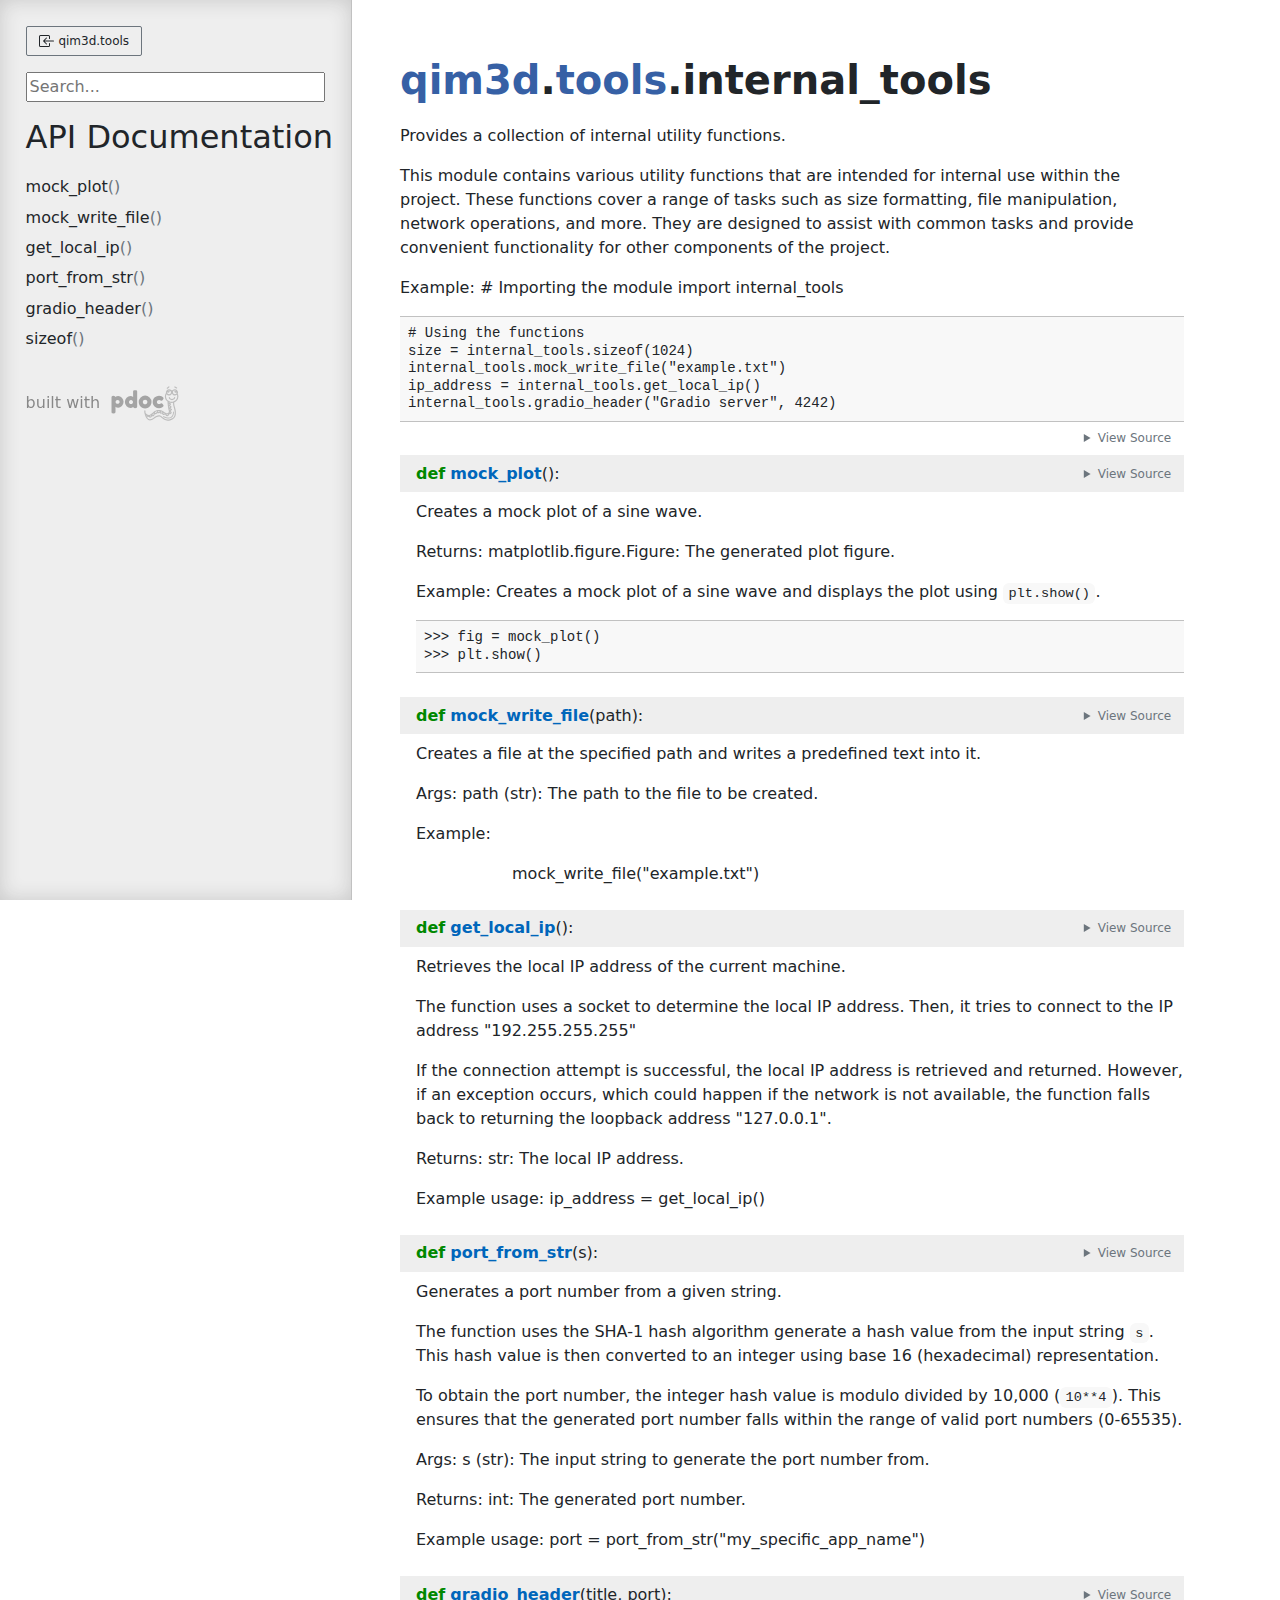
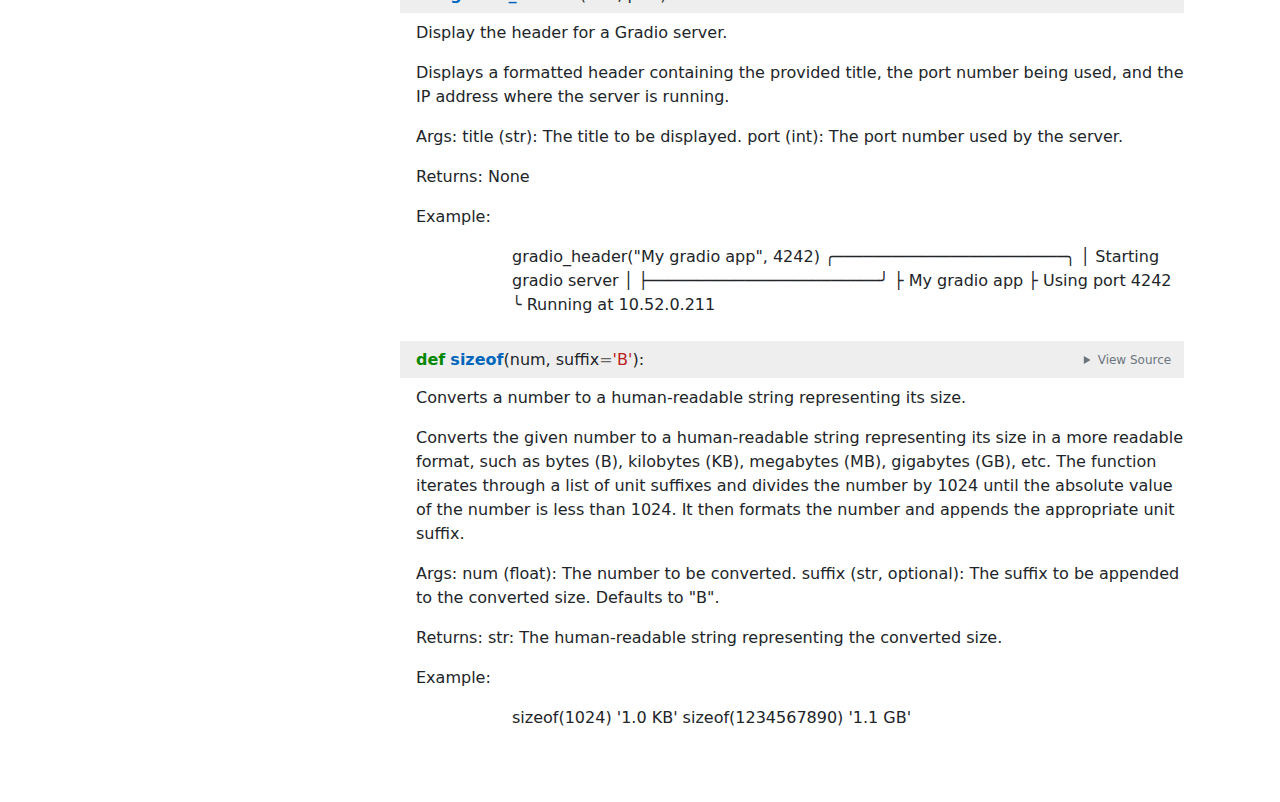
<file: docs/qim3d/tools/internal_tools.html>
<!doctype html>
<html lang="en">
<head>
    <meta charset="utf-8">
    <meta name="viewport" content="width=device-width, initial-scale=1">
    <meta name="generator" content="pdoc 13.1.1"/>
    <title>qim3d.tools.internal_tools API documentation</title>

    <style>/*! * Bootstrap Reboot v5.0.0 (https://getbootstrap.com/) * Copyright 2011-2021 The Bootstrap Authors * Copyright 2011-2021 Twitter, Inc. * Licensed under MIT (https://github.com/twbs/bootstrap/blob/main/LICENSE) * Forked from Normalize.css, licensed MIT (https://github.com/necolas/normalize.css/blob/master/LICENSE.md) */*,::after,::before{box-sizing:border-box}@media (prefers-reduced-motion:no-preference){:root{scroll-behavior:smooth}}body{margin:0;font-family:system-ui,-apple-system,"Segoe UI",Roboto,"Helvetica Neue",Arial,"Noto Sans","Liberation Sans",sans-serif,"Apple Color Emoji","Segoe UI Emoji","Segoe UI Symbol","Noto Color Emoji";font-size:1rem;font-weight:400;line-height:1.5;color:#212529;background-color:#fff;-webkit-text-size-adjust:100%;-webkit-tap-highlight-color:transparent}hr{margin:1rem 0;color:inherit;background-color:currentColor;border:0;opacity:.25}hr:not([size]){height:1px}h1,h2,h3,h4,h5,h6{margin-top:0;margin-bottom:.5rem;font-weight:500;line-height:1.2}h1{font-size:calc(1.375rem + 1.5vw)}@media (min-width:1200px){h1{font-size:2.5rem}}h2{font-size:calc(1.325rem + .9vw)}@media (min-width:1200px){h2{font-size:2rem}}h3{font-size:calc(1.3rem + .6vw)}@media (min-width:1200px){h3{font-size:1.75rem}}h4{font-size:calc(1.275rem + .3vw)}@media (min-width:1200px){h4{font-size:1.5rem}}h5{font-size:1.25rem}h6{font-size:1rem}p{margin-top:0;margin-bottom:1rem}abbr[data-bs-original-title],abbr[title]{-webkit-text-decoration:underline dotted;text-decoration:underline dotted;cursor:help;-webkit-text-decoration-skip-ink:none;text-decoration-skip-ink:none}address{margin-bottom:1rem;font-style:normal;line-height:inherit}ol,ul{padding-left:2rem}dl,ol,ul{margin-top:0;margin-bottom:1rem}ol ol,ol ul,ul ol,ul ul{margin-bottom:0}dt{font-weight:700}dd{margin-bottom:.5rem;margin-left:0}blockquote{margin:0 0 1rem}b,strong{font-weight:bolder}small{font-size:.875em}mark{padding:.2em;background-color:#fcf8e3}sub,sup{position:relative;font-size:.75em;line-height:0;vertical-align:baseline}sub{bottom:-.25em}sup{top:-.5em}a{color:#0d6efd;text-decoration:underline}a:hover{color:#0a58ca}a:not([href]):not([class]),a:not([href]):not([class]):hover{color:inherit;text-decoration:none}code,kbd,pre,samp{font-family:SFMono-Regular,Menlo,Monaco,Consolas,"Liberation Mono","Courier New",monospace;font-size:1em;direction:ltr;unicode-bidi:bidi-override}pre{display:block;margin-top:0;margin-bottom:1rem;overflow:auto;font-size:.875em}pre code{font-size:inherit;color:inherit;word-break:normal}code{font-size:.875em;color:#d63384;word-wrap:break-word}a>code{color:inherit}kbd{padding:.2rem .4rem;font-size:.875em;color:#fff;background-color:#212529;border-radius:.2rem}kbd kbd{padding:0;font-size:1em;font-weight:700}figure{margin:0 0 1rem}img,svg{vertical-align:middle}table{caption-side:bottom;border-collapse:collapse}caption{padding-top:.5rem;padding-bottom:.5rem;color:#6c757d;text-align:left}th{text-align:inherit;text-align:-webkit-match-parent}tbody,td,tfoot,th,thead,tr{border-color:inherit;border-style:solid;border-width:0}label{display:inline-block}button{border-radius:0}button:focus:not(:focus-visible){outline:0}button,input,optgroup,select,textarea{margin:0;font-family:inherit;font-size:inherit;line-height:inherit}button,select{text-transform:none}[role=button]{cursor:pointer}select{word-wrap:normal}select:disabled{opacity:1}[list]::-webkit-calendar-picker-indicator{display:none}[type=button],[type=reset],[type=submit],button{-webkit-appearance:button}[type=button]:not(:disabled),[type=reset]:not(:disabled),[type=submit]:not(:disabled),button:not(:disabled){cursor:pointer}::-moz-focus-inner{padding:0;border-style:none}textarea{resize:vertical}fieldset{min-width:0;padding:0;margin:0;border:0}legend{float:left;width:100%;padding:0;margin-bottom:.5rem;font-size:calc(1.275rem + .3vw);line-height:inherit}@media (min-width:1200px){legend{font-size:1.5rem}}legend+*{clear:left}::-webkit-datetime-edit-day-field,::-webkit-datetime-edit-fields-wrapper,::-webkit-datetime-edit-hour-field,::-webkit-datetime-edit-minute,::-webkit-datetime-edit-month-field,::-webkit-datetime-edit-text,::-webkit-datetime-edit-year-field{padding:0}::-webkit-inner-spin-button{height:auto}[type=search]{outline-offset:-2px;-webkit-appearance:textfield}::-webkit-search-decoration{-webkit-appearance:none}::-webkit-color-swatch-wrapper{padding:0}::file-selector-button{font:inherit}::-webkit-file-upload-button{font:inherit;-webkit-appearance:button}output{display:inline-block}iframe{border:0}summary{display:list-item;cursor:pointer}progress{vertical-align:baseline}[hidden]{display:none!important}</style>
    <style>/*! syntax-highlighting.css */pre{line-height:125%;}span.linenos{color:inherit; background-color:transparent; padding-left:5px; padding-right:20px;}.pdoc-code .hll{background-color:#ffffcc}.pdoc-code{background:#f8f8f8;}.pdoc-code .c{color:#3D7B7B; font-style:italic}.pdoc-code .err{border:1px solid #FF0000}.pdoc-code .k{color:#008000; font-weight:bold}.pdoc-code .o{color:#666666}.pdoc-code .ch{color:#3D7B7B; font-style:italic}.pdoc-code .cm{color:#3D7B7B; font-style:italic}.pdoc-code .cp{color:#9C6500}.pdoc-code .cpf{color:#3D7B7B; font-style:italic}.pdoc-code .c1{color:#3D7B7B; font-style:italic}.pdoc-code .cs{color:#3D7B7B; font-style:italic}.pdoc-code .gd{color:#A00000}.pdoc-code .ge{font-style:italic}.pdoc-code .gr{color:#E40000}.pdoc-code .gh{color:#000080; font-weight:bold}.pdoc-code .gi{color:#008400}.pdoc-code .go{color:#717171}.pdoc-code .gp{color:#000080; font-weight:bold}.pdoc-code .gs{font-weight:bold}.pdoc-code .gu{color:#800080; font-weight:bold}.pdoc-code .gt{color:#0044DD}.pdoc-code .kc{color:#008000; font-weight:bold}.pdoc-code .kd{color:#008000; font-weight:bold}.pdoc-code .kn{color:#008000; font-weight:bold}.pdoc-code .kp{color:#008000}.pdoc-code .kr{color:#008000; font-weight:bold}.pdoc-code .kt{color:#B00040}.pdoc-code .m{color:#666666}.pdoc-code .s{color:#BA2121}.pdoc-code .na{color:#687822}.pdoc-code .nb{color:#008000}.pdoc-code .nc{color:#0000FF; font-weight:bold}.pdoc-code .no{color:#880000}.pdoc-code .nd{color:#AA22FF}.pdoc-code .ni{color:#717171; font-weight:bold}.pdoc-code .ne{color:#CB3F38; font-weight:bold}.pdoc-code .nf{color:#0000FF}.pdoc-code .nl{color:#767600}.pdoc-code .nn{color:#0000FF; font-weight:bold}.pdoc-code .nt{color:#008000; font-weight:bold}.pdoc-code .nv{color:#19177C}.pdoc-code .ow{color:#AA22FF; font-weight:bold}.pdoc-code .w{color:#bbbbbb}.pdoc-code .mb{color:#666666}.pdoc-code .mf{color:#666666}.pdoc-code .mh{color:#666666}.pdoc-code .mi{color:#666666}.pdoc-code .mo{color:#666666}.pdoc-code .sa{color:#BA2121}.pdoc-code .sb{color:#BA2121}.pdoc-code .sc{color:#BA2121}.pdoc-code .dl{color:#BA2121}.pdoc-code .sd{color:#BA2121; font-style:italic}.pdoc-code .s2{color:#BA2121}.pdoc-code .se{color:#AA5D1F; font-weight:bold}.pdoc-code .sh{color:#BA2121}.pdoc-code .si{color:#A45A77; font-weight:bold}.pdoc-code .sx{color:#008000}.pdoc-code .sr{color:#A45A77}.pdoc-code .s1{color:#BA2121}.pdoc-code .ss{color:#19177C}.pdoc-code .bp{color:#008000}.pdoc-code .fm{color:#0000FF}.pdoc-code .vc{color:#19177C}.pdoc-code .vg{color:#19177C}.pdoc-code .vi{color:#19177C}.pdoc-code .vm{color:#19177C}.pdoc-code .il{color:#666666}</style>
    <style>/*! theme.css */:root{--pdoc-background:#fff;}.pdoc{--text:#212529;--muted:#6c757d;--link:#3660a5;--link-hover:#1659c5;--code:#f8f8f8;--active:#fff598;--accent:#eee;--accent2:#c1c1c1;--nav-hover:rgba(255, 255, 255, 0.5);--name:#0066BB;--def:#008800;--annotation:#007020;}</style>
    <style>/*! layout.css */html, body{width:100%;height:100%;}html, main{scroll-behavior:smooth;}body{background-color:var(--pdoc-background);}@media (max-width:769px){#navtoggle{cursor:pointer;position:absolute;width:50px;height:40px;top:1rem;right:1rem;border-color:var(--text);color:var(--text);display:flex;opacity:0.8;z-index:999;}#navtoggle:hover{opacity:1;}#togglestate + div{display:none;}#togglestate:checked + div{display:inherit;}main, header{padding:2rem 3vw;}header + main{margin-top:-3rem;}.git-button{display:none !important;}nav input[type="search"]{max-width:77%;}nav input[type="search"]:first-child{margin-top:-6px;}nav input[type="search"]:valid ~ *{display:none !important;}}@media (min-width:770px){:root{--sidebar-width:clamp(12.5rem, 28vw, 22rem);}nav{position:fixed;overflow:auto;height:100vh;width:var(--sidebar-width);}main, header{padding:3rem 2rem 3rem calc(var(--sidebar-width) + 3rem);width:calc(54rem + var(--sidebar-width));max-width:100%;}header + main{margin-top:-4rem;}#navtoggle{display:none;}}#togglestate{position:absolute;height:0;opacity:0;}nav.pdoc{--pad:clamp(0.5rem, 2vw, 1.75rem);--indent:1.5rem;background-color:var(--accent);border-right:1px solid var(--accent2);box-shadow:0 0 20px rgba(50, 50, 50, .2) inset;padding:0 0 0 var(--pad);overflow-wrap:anywhere;scrollbar-width:thin; scrollbar-color:var(--accent2) transparent }nav.pdoc::-webkit-scrollbar{width:.4rem; }nav.pdoc::-webkit-scrollbar-thumb{background-color:var(--accent2); }nav.pdoc > div{padding:var(--pad) 0;}nav.pdoc .module-list-button{display:inline-flex;align-items:center;color:var(--text);border-color:var(--muted);margin-bottom:1rem;}nav.pdoc .module-list-button:hover{border-color:var(--text);}nav.pdoc input[type=search]{display:block;outline-offset:0;width:calc(100% - var(--pad));}nav.pdoc .logo{max-width:calc(100% - var(--pad));max-height:35vh;display:block;margin:0 auto 1rem;transform:translate(calc(-.5 * var(--pad)), 0);}nav.pdoc ul{list-style:none;padding-left:0;}nav.pdoc > div > ul{margin-left:calc(0px - var(--pad));}nav.pdoc li a{padding:.2rem 0 .2rem calc(var(--pad) + var(--indent));}nav.pdoc > div > ul > li > a{padding-left:var(--pad);}nav.pdoc li{transition:all 100ms;}nav.pdoc li:hover{background-color:var(--nav-hover);}nav.pdoc a, nav.pdoc a:hover{color:var(--text);}nav.pdoc a{display:block;}nav.pdoc > h2:first-of-type{margin-top:1.5rem;}nav.pdoc .class:before{content:"class ";color:var(--muted);}nav.pdoc .function:after{content:"()";color:var(--muted);}nav.pdoc footer:before{content:"";display:block;width:calc(100% - var(--pad));border-top:solid var(--accent2) 1px;margin-top:1.5rem;padding-top:.5rem;}nav.pdoc footer{font-size:small;}</style>
    <style>/*! content.css */.pdoc{color:var(--text);box-sizing:border-box;line-height:1.5;background:none;}.pdoc .pdoc-button{cursor:pointer;display:inline-block;border:solid black 1px;border-radius:2px;font-size:.75rem;padding:calc(0.5em - 1px) 1em;transition:100ms all;}.pdoc .pdoc-alert{padding:1rem 1rem 1rem calc(1.5rem + 24px);border:1px solid transparent;border-radius:.25rem;background-repeat:no-repeat;background-position:1rem center;margin-bottom:1rem;}.pdoc .pdoc-alert > *:last-child{margin-bottom:0;}.pdoc .pdoc-alert-note {color:#084298;background-color:#cfe2ff;border-color:#b6d4fe;background-image:url("data:image/svg+xml,%3Csvg%20xmlns%3D%22http%3A//www.w3.org/2000/svg%22%20width%3D%2224%22%20height%3D%2224%22%20fill%3D%22%23084298%22%20viewBox%3D%220%200%2016%2016%22%3E%3Cpath%20d%3D%22M8%2016A8%208%200%201%200%208%200a8%208%200%200%200%200%2016zm.93-9.412-1%204.705c-.07.34.029.533.304.533.194%200%20.487-.07.686-.246l-.088.416c-.287.346-.92.598-1.465.598-.703%200-1.002-.422-.808-1.319l.738-3.468c.064-.293.006-.399-.287-.47l-.451-.081.082-.381%202.29-.287zM8%205.5a1%201%200%201%201%200-2%201%201%200%200%201%200%202z%22/%3E%3C/svg%3E");}.pdoc .pdoc-alert-warning{color:#664d03;background-color:#fff3cd;border-color:#ffecb5;background-image:url("data:image/svg+xml,%3Csvg%20xmlns%3D%22http%3A//www.w3.org/2000/svg%22%20width%3D%2224%22%20height%3D%2224%22%20fill%3D%22%23664d03%22%20viewBox%3D%220%200%2016%2016%22%3E%3Cpath%20d%3D%22M8.982%201.566a1.13%201.13%200%200%200-1.96%200L.165%2013.233c-.457.778.091%201.767.98%201.767h13.713c.889%200%201.438-.99.98-1.767L8.982%201.566zM8%205c.535%200%20.954.462.9.995l-.35%203.507a.552.552%200%200%201-1.1%200L7.1%205.995A.905.905%200%200%201%208%205zm.002%206a1%201%200%201%201%200%202%201%201%200%200%201%200-2z%22/%3E%3C/svg%3E");}.pdoc .pdoc-alert-danger{color:#842029;background-color:#f8d7da;border-color:#f5c2c7;background-image:url("data:image/svg+xml,%3Csvg%20xmlns%3D%22http%3A//www.w3.org/2000/svg%22%20width%3D%2224%22%20height%3D%2224%22%20fill%3D%22%23842029%22%20viewBox%3D%220%200%2016%2016%22%3E%3Cpath%20d%3D%22M5.52.359A.5.5%200%200%201%206%200h4a.5.5%200%200%201%20.474.658L8.694%206H12.5a.5.5%200%200%201%20.395.807l-7%209a.5.5%200%200%201-.873-.454L6.823%209.5H3.5a.5.5%200%200%201-.48-.641l2.5-8.5z%22/%3E%3C/svg%3E");}.pdoc .visually-hidden{position:absolute !important;width:1px !important;height:1px !important;padding:0 !important;margin:-1px !important;overflow:hidden !important;clip:rect(0, 0, 0, 0) !important;white-space:nowrap !important;border:0 !important;}.pdoc h1, .pdoc h2, .pdoc h3{font-weight:300;margin:.3em 0;padding:.2em 0;}.pdoc > section:not(.module-info) h1{font-size:1.5rem;font-weight:500;}.pdoc > section:not(.module-info) h2{font-size:1.4rem;font-weight:500;}.pdoc > section:not(.module-info) h3{font-size:1.3rem;font-weight:500;}.pdoc > section:not(.module-info) h4{font-size:1.2rem;}.pdoc > section:not(.module-info) h5{font-size:1.1rem;}.pdoc a{text-decoration:none;color:var(--link);}.pdoc a:hover{color:var(--link-hover);}.pdoc blockquote{margin-left:2rem;}.pdoc pre{border-top:1px solid var(--accent2);border-bottom:1px solid var(--accent2);margin-top:0;margin-bottom:1em;padding:.5rem 0 .5rem .5rem;overflow-x:auto;background-color:var(--code);}.pdoc code{color:var(--text);padding:.2em .4em;margin:0;font-size:85%;background-color:var(--code);border-radius:6px;}.pdoc a > code{color:inherit;}.pdoc pre > code{display:inline-block;font-size:inherit;background:none;border:none;padding:0;}.pdoc > section:not(.module-info){margin-bottom:1.5rem;}.pdoc .modulename{margin-top:0;font-weight:bold;}.pdoc .modulename a{color:var(--link);transition:100ms all;}.pdoc .git-button{float:right;border:solid var(--link) 1px;}.pdoc .git-button:hover{background-color:var(--link);color:var(--pdoc-background);}.view-source-toggle-state,.view-source-toggle-state ~ .pdoc-code{display:none;}.view-source-toggle-state:checked ~ .pdoc-code{display:block;}.view-source-button{display:inline-block;float:right;font-size:.75rem;line-height:1.5rem;color:var(--muted);padding:0 .4rem 0 1.3rem;cursor:pointer;text-indent:-2px;}.view-source-button > span{visibility:hidden;}.module-info .view-source-button{float:none;display:flex;justify-content:flex-end;margin:-1.2rem .4rem -.2rem 0;}.view-source-button::before{position:absolute;content:"View Source";display:list-item;list-style-type:disclosure-closed;}.view-source-toggle-state:checked ~ .attr .view-source-button::before,.view-source-toggle-state:checked ~ .view-source-button::before{list-style-type:disclosure-open;}.pdoc .docstring{margin-bottom:1.5rem;}.pdoc section:not(.module-info) .docstring{margin-left:clamp(0rem, 5vw - 2rem, 1rem);}.pdoc .docstring .pdoc-code{margin-left:1em;margin-right:1em;}.pdoc h1:target,.pdoc h2:target,.pdoc h3:target,.pdoc h4:target,.pdoc h5:target,.pdoc h6:target,.pdoc .pdoc-code > pre > span:target{background-color:var(--active);box-shadow:-1rem 0 0 0 var(--active);}.pdoc .pdoc-code > pre > span:target{display:block;}.pdoc div:target > .attr,.pdoc section:target > .attr,.pdoc dd:target > a{background-color:var(--active);}.pdoc *{scroll-margin:2rem;}.pdoc .pdoc-code .linenos{user-select:none;}.pdoc .attr:hover{filter:contrast(0.95);}.pdoc section, .pdoc .classattr{position:relative;}.pdoc .headerlink{--width:clamp(1rem, 3vw, 2rem);position:absolute;top:0;left:calc(0rem - var(--width));transition:all 100ms ease-in-out;opacity:0;}.pdoc .headerlink::before{content:"#";display:block;text-align:center;width:var(--width);height:2.3rem;line-height:2.3rem;font-size:1.5rem;}.pdoc .attr:hover ~ .headerlink,.pdoc *:target > .headerlink,.pdoc .headerlink:hover{opacity:1;}.pdoc .attr{display:block;margin:.5rem 0 .5rem;padding:.4rem .4rem .4rem 1rem;background-color:var(--accent);overflow-x:auto;}.pdoc .classattr{margin-left:2rem;}.pdoc .name{color:var(--name);font-weight:bold;}.pdoc .def{color:var(--def);font-weight:bold;}.pdoc .signature{background-color:transparent;}.pdoc .param, .pdoc .return-annotation{white-space:pre;}.pdoc .signature.multiline .param{display:block;}.pdoc .signature.condensed .param{display:inline-block;}.pdoc .annotation{color:var(--annotation);}.pdoc .view-value-toggle-state,.pdoc .view-value-toggle-state ~ .default_value{display:none;}.pdoc .view-value-toggle-state:checked ~ .default_value{display:inherit;}.pdoc .view-value-button{font-size:.5rem;vertical-align:middle;border-style:dashed;margin-top:-0.1rem;}.pdoc .view-value-button:hover{background:white;}.pdoc .view-value-button::before{content:"show";text-align:center;width:2.2em;display:inline-block;}.pdoc .view-value-toggle-state:checked ~ .view-value-button::before{content:"hide";}.pdoc .inherited{margin-left:2rem;}.pdoc .inherited dt{font-weight:700;}.pdoc .inherited dt, .pdoc .inherited dd{display:inline;margin-left:0;margin-bottom:.5rem;}.pdoc .inherited dd:not(:last-child):after{content:", ";}.pdoc .inherited .class:before{content:"class ";}.pdoc .inherited .function a:after{content:"()";}.pdoc .search-result .docstring{overflow:auto;max-height:25vh;}.pdoc .search-result.focused > .attr{background-color:var(--active);}.pdoc .attribution{margin-top:2rem;display:block;opacity:0.5;transition:all 200ms;filter:grayscale(100%);}.pdoc .attribution:hover{opacity:1;filter:grayscale(0%);}.pdoc .attribution img{margin-left:5px;height:35px;vertical-align:middle;width:70px;transition:all 200ms;}.pdoc table{display:block;width:max-content;max-width:100%;overflow:auto;margin-bottom:1rem;}.pdoc table th{font-weight:600;}.pdoc table th, .pdoc table td{padding:6px 13px;border:1px solid var(--accent2);}</style>
    <style>/*! custom.css */</style></head>
<body>
    <nav class="pdoc">
        <label id="navtoggle" for="togglestate" class="pdoc-button"><svg xmlns='http://www.w3.org/2000/svg' viewBox='0 0 30 30'><path stroke-linecap='round' stroke="currentColor" stroke-miterlimit='10' stroke-width='2' d='M4 7h22M4 15h22M4 23h22'/></svg></label>
        <input id="togglestate" type="checkbox" aria-hidden="true" tabindex="-1">
        <div>            <a class="pdoc-button module-list-button" href="../tools.html">
<svg xmlns="http://www.w3.org/2000/svg" width="16" height="16" fill="currentColor" class="bi bi-box-arrow-in-left" viewBox="0 0 16 16">
  <path fill-rule="evenodd" d="M10 3.5a.5.5 0 0 0-.5-.5h-8a.5.5 0 0 0-.5.5v9a.5.5 0 0 0 .5.5h8a.5.5 0 0 0 .5-.5v-2a.5.5 0 0 1 1 0v2A1.5 1.5 0 0 1 9.5 14h-8A1.5 1.5 0 0 1 0 12.5v-9A1.5 1.5 0 0 1 1.5 2h8A1.5 1.5 0 0 1 11 3.5v2a.5.5 0 0 1-1 0v-2z"/>
  <path fill-rule="evenodd" d="M4.146 8.354a.5.5 0 0 1 0-.708l3-3a.5.5 0 1 1 .708.708L5.707 7.5H14.5a.5.5 0 0 1 0 1H5.707l2.147 2.146a.5.5 0 0 1-.708.708l-3-3z"/>
</svg>                &nbsp;qim3d.tools</a>


            <input type="search" placeholder="Search..." role="searchbox" aria-label="search"
                   pattern=".+" required>



            <h2>API Documentation</h2>
                <ul class="memberlist">
            <li>
                    <a class="function" href="#mock_plot">mock_plot</a>
            </li>
            <li>
                    <a class="function" href="#mock_write_file">mock_write_file</a>
            </li>
            <li>
                    <a class="function" href="#get_local_ip">get_local_ip</a>
            </li>
            <li>
                    <a class="function" href="#port_from_str">port_from_str</a>
            </li>
            <li>
                    <a class="function" href="#gradio_header">gradio_header</a>
            </li>
            <li>
                    <a class="function" href="#sizeof">sizeof</a>
            </li>
    </ul>



        <a class="attribution" title="pdoc: Python API documentation generator" href="https://pdoc.dev" target="_blank">
            built with <span class="visually-hidden">pdoc</span><img
                alt="pdoc logo"
                src="data:image/svg+xml,%3Csvg%20xmlns%3D%22http%3A//www.w3.org/2000/svg%22%20role%3D%22img%22%20aria-label%3D%22pdoc%20logo%22%20width%3D%22300%22%20height%3D%22150%22%20viewBox%3D%22-1%200%2060%2030%22%3E%3Ctitle%3Epdoc%3C/title%3E%3Cpath%20d%3D%22M29.621%2021.293c-.011-.273-.214-.475-.511-.481a.5.5%200%200%200-.489.503l-.044%201.393c-.097.551-.695%201.215-1.566%201.704-.577.428-1.306.486-2.193.182-1.426-.617-2.467-1.654-3.304-2.487l-.173-.172a3.43%203.43%200%200%200-.365-.306.49.49%200%200%200-.286-.196c-1.718-1.06-4.931-1.47-7.353.191l-.219.15c-1.707%201.187-3.413%202.131-4.328%201.03-.02-.027-.49-.685-.141-1.763.233-.721.546-2.408.772-4.076.042-.09.067-.187.046-.288.166-1.347.277-2.625.241-3.351%201.378-1.008%202.271-2.586%202.271-4.362%200-.976-.272-1.935-.788-2.774-.057-.094-.122-.18-.184-.268.033-.167.052-.339.052-.516%200-1.477-1.202-2.679-2.679-2.679-.791%200-1.496.352-1.987.9a6.3%206.3%200%200%200-1.001.029c-.492-.564-1.207-.929-2.012-.929-1.477%200-2.679%201.202-2.679%202.679A2.65%202.65%200%200%200%20.97%206.554c-.383.747-.595%201.572-.595%202.41%200%202.311%201.507%204.29%203.635%205.107-.037.699-.147%202.27-.423%203.294l-.137.461c-.622%202.042-2.515%208.257%201.727%2010.643%201.614.908%203.06%201.248%204.317%201.248%202.665%200%204.492-1.524%205.322-2.401%201.476-1.559%202.886-1.854%206.491.82%201.877%201.393%203.514%201.753%204.861%201.068%202.223-1.713%202.811-3.867%203.399-6.374.077-.846.056-1.469.054-1.537zm-4.835%204.313c-.054.305-.156.586-.242.629-.034-.007-.131-.022-.307-.157-.145-.111-.314-.478-.456-.908.221.121.432.25.675.355.115.039.219.051.33.081zm-2.251-1.238c-.05.33-.158.648-.252.694-.022.001-.125-.018-.307-.157-.217-.166-.488-.906-.639-1.573.358.344.754.693%201.198%201.036zm-3.887-2.337c-.006-.116-.018-.231-.041-.342.635.145%201.189.368%201.599.625.097.231.166.481.174.642-.03.049-.055.101-.067.158-.046.013-.128.026-.298.004-.278-.037-.901-.57-1.367-1.087zm-1.127-.497c.116.306.176.625.12.71-.019.014-.117.045-.345.016-.206-.027-.604-.332-.986-.695.41-.051.816-.056%201.211-.031zm-4.535%201.535c.209.22.379.47.358.598-.006.041-.088.138-.351.234-.144.055-.539-.063-.979-.259a11.66%2011.66%200%200%200%20.972-.573zm.983-.664c.359-.237.738-.418%201.126-.554.25.237.479.548.457.694-.006.042-.087.138-.351.235-.174.064-.694-.105-1.232-.375zm-3.381%201.794c-.022.145-.061.29-.149.401-.133.166-.358.248-.69.251h-.002c-.133%200-.306-.26-.45-.621.417.091.854.07%201.291-.031zm-2.066-8.077a4.78%204.78%200%200%201-.775-.584c.172-.115.505-.254.88-.378l-.105.962zm-.331%202.302a10.32%2010.32%200%200%201-.828-.502c.202-.143.576-.328.984-.49l-.156.992zm-.45%202.157l-.701-.403c.214-.115.536-.249.891-.376a11.57%2011.57%200%200%201-.19.779zm-.181%201.716c.064.398.194.702.298.893-.194-.051-.435-.162-.736-.398.061-.119.224-.3.438-.495zM8.87%204.141c0%20.152-.123.276-.276.276s-.275-.124-.275-.276.123-.276.276-.276.275.124.275.276zm-.735-.389a1.15%201.15%200%200%200-.314.783%201.16%201.16%200%200%200%201.162%201.162c.457%200%20.842-.27%201.032-.653.026.117.042.238.042.362a1.68%201.68%200%200%201-1.679%201.679%201.68%201.68%200%200%201-1.679-1.679c0-.843.626-1.535%201.436-1.654zM5.059%205.406A1.68%201.68%200%200%201%203.38%207.085a1.68%201.68%200%200%201-1.679-1.679c0-.037.009-.072.011-.109.21.3.541.508.935.508a1.16%201.16%200%200%200%201.162-1.162%201.14%201.14%200%200%200-.474-.912c.015%200%20.03-.005.045-.005.926.001%201.679.754%201.679%201.68zM3.198%204.141c0%20.152-.123.276-.276.276s-.275-.124-.275-.276.123-.276.276-.276.275.124.275.276zM1.375%208.964c0-.52.103-1.035.288-1.52.466.394%201.06.64%201.717.64%201.144%200%202.116-.725%202.499-1.738.383%201.012%201.355%201.738%202.499%201.738.867%200%201.631-.421%202.121-1.062.307.605.478%201.267.478%201.942%200%202.486-2.153%204.51-4.801%204.51s-4.801-2.023-4.801-4.51zm24.342%2019.349c-.985.498-2.267.168-3.813-.979-3.073-2.281-5.453-3.199-7.813-.705-1.315%201.391-4.163%203.365-8.423.97-3.174-1.786-2.239-6.266-1.261-9.479l.146-.492c.276-1.02.395-2.457.444-3.268a6.11%206.11%200%200%200%201.18.115%206.01%206.01%200%200%200%202.536-.562l-.006.175c-.802.215-1.848.612-2.021%201.25-.079.295.021.601.274.837.219.203.415.364.598.501-.667.304-1.243.698-1.311%201.179-.02.144-.022.507.393.787.213.144.395.26.564.365-1.285.521-1.361.96-1.381%201.126-.018.142-.011.496.427.746l.854.489c-.473.389-.971.914-.999%201.429-.018.278.095.532.316.713.675.556%201.231.721%201.653.721.059%200%20.104-.014.158-.02.207.707.641%201.64%201.513%201.64h.013c.8-.008%201.236-.345%201.462-.626.173-.216.268-.457.325-.692.424.195.93.374%201.372.374.151%200%20.294-.021.423-.068.732-.27.944-.704.993-1.021.009-.061.003-.119.002-.179.266.086.538.147.789.147.15%200%20.294-.021.423-.069.542-.2.797-.489.914-.754.237.147.478.258.704.288.106.014.205.021.296.021.356%200%20.595-.101.767-.229.438.435%201.094.992%201.656%201.067.106.014.205.021.296.021a1.56%201.56%200%200%200%20.323-.035c.17.575.453%201.289.866%201.605.358.273.665.362.914.362a.99.99%200%200%200%20.421-.093%201.03%201.03%200%200%200%20.245-.164c.168.428.39.846.68%201.068.358.273.665.362.913.362a.99.99%200%200%200%20.421-.093c.317-.148.512-.448.639-.762.251.157.495.257.726.257.127%200%20.25-.024.37-.071.427-.17.706-.617.841-1.314.022-.015.047-.022.068-.038.067-.051.133-.104.196-.159-.443%201.486-1.107%202.761-2.086%203.257zM8.66%209.925a.5.5%200%201%200-1%200c0%20.653-.818%201.205-1.787%201.205s-1.787-.552-1.787-1.205a.5.5%200%201%200-1%200c0%201.216%201.25%202.205%202.787%202.205s2.787-.989%202.787-2.205zm4.4%2015.965l-.208.097c-2.661%201.258-4.708%201.436-6.086.527-1.542-1.017-1.88-3.19-1.844-4.198a.4.4%200%200%200-.385-.414c-.242-.029-.406.164-.414.385-.046%201.249.367%203.686%202.202%204.896.708.467%201.547.7%202.51.7%201.248%200%202.706-.392%204.362-1.174l.185-.086a.4.4%200%200%200%20.205-.527c-.089-.204-.326-.291-.527-.206zM9.547%202.292c.093.077.205.114.317.114a.5.5%200%200%200%20.318-.886L8.817.397a.5.5%200%200%200-.703.068.5.5%200%200%200%20.069.703l1.364%201.124zm-7.661-.065c.086%200%20.173-.022.253-.068l1.523-.893a.5.5%200%200%200-.506-.863l-1.523.892a.5.5%200%200%200-.179.685c.094.158.261.247.432.247z%22%20transform%3D%22matrix%28-1%200%200%201%2058%200%29%22%20fill%3D%22%233bb300%22/%3E%3Cpath%20d%3D%22M.3%2021.86V10.18q0-.46.02-.68.04-.22.18-.5.28-.54%201.34-.54%201.06%200%201.42.28.38.26.44.78.76-1.04%202.38-1.04%201.64%200%203.1%201.54%201.46%201.54%201.46%203.58%200%202.04-1.46%203.58-1.44%201.54-3.08%201.54-1.64%200-2.38-.92v4.04q0%20.46-.04.68-.02.22-.18.5-.14.3-.5.42-.36.12-.98.12-.62%200-1-.12-.36-.12-.52-.4-.14-.28-.18-.5-.02-.22-.02-.68zm3.96-9.42q-.46.54-.46%201.18%200%20.64.46%201.18.48.52%201.2.52.74%200%201.24-.52.52-.52.52-1.18%200-.66-.48-1.18-.48-.54-1.26-.54-.76%200-1.22.54zm14.741-8.36q.16-.3.54-.42.38-.12%201-.12.64%200%201.02.12.38.12.52.42.16.3.18.54.04.22.04.68v11.94q0%20.46-.04.7-.02.22-.18.5-.3.54-1.7.54-1.38%200-1.54-.98-.84.96-2.34.96-1.8%200-3.28-1.56-1.48-1.58-1.48-3.66%200-2.1%201.48-3.68%201.5-1.58%203.28-1.58%201.48%200%202.3%201v-4.2q0-.46.02-.68.04-.24.18-.52zm-3.24%2010.86q.52.54%201.26.54.74%200%201.22-.54.5-.54.5-1.18%200-.66-.48-1.22-.46-.56-1.26-.56-.8%200-1.28.56-.48.54-.48%201.2%200%20.66.52%201.2zm7.833-1.2q0-2.4%201.68-3.96%201.68-1.56%203.84-1.56%202.16%200%203.82%201.56%201.66%201.54%201.66%203.94%200%201.66-.86%202.96-.86%201.28-2.1%201.9-1.22.6-2.54.6-1.32%200-2.56-.64-1.24-.66-2.1-1.92-.84-1.28-.84-2.88zm4.18%201.44q.64.48%201.3.48.66%200%201.32-.5.66-.5.66-1.48%200-.98-.62-1.46-.62-.48-1.34-.48-.72%200-1.34.5-.62.5-.62%201.48%200%20.96.64%201.46zm11.412-1.44q0%20.84.56%201.32.56.46%201.18.46.64%200%201.18-.36.56-.38.9-.38.6%200%201.46%201.06.46.58.46%201.04%200%20.76-1.1%201.42-1.14.8-2.8.8-1.86%200-3.58-1.34-.82-.64-1.34-1.7-.52-1.08-.52-2.36%200-1.3.52-2.34.52-1.06%201.34-1.7%201.66-1.32%203.54-1.32.76%200%201.48.22.72.2%201.06.4l.32.2q.36.24.56.38.52.4.52.92%200%20.5-.42%201.14-.72%201.1-1.38%201.1-.38%200-1.08-.44-.36-.34-1.04-.34-.66%200-1.24.48-.58.48-.58%201.34z%22%20fill%3D%22green%22/%3E%3C/svg%3E"/>
        </a>
</div>
    </nav>
    <main class="pdoc">
            <section class="module-info">
                    <h1 class="modulename">
<a href="./../../qim3d.html">qim3d</a><wbr>.<a href="./../tools.html">tools</a><wbr>.internal_tools    </h1>

                        <div class="docstring"><p>Provides a collection of internal utility functions.</p>

<p>This module contains various utility functions that are intended for internal
use within the project. These functions cover a range of tasks such as size
formatting, file manipulation, network operations, and more. They are designed
to assist with common tasks and provide convenient functionality for other
components of the project.</p>

<p>Example:
    # Importing the module
    import internal_tools</p>

<pre><code># Using the functions
size = internal_tools.sizeof(1024)
internal_tools.mock_write_file("example.txt")
ip_address = internal_tools.get_local_ip()
internal_tools.gradio_header("Gradio server", 4242)
</code></pre>
</div>

                        <input id="mod-internal_tools-view-source" class="view-source-toggle-state" type="checkbox" aria-hidden="true" tabindex="-1">

                        <label class="view-source-button" for="mod-internal_tools-view-source"><span>View Source</span></label>

                        <div class="pdoc-code codehilite"><pre><span></span><span id="L-1"><a href="#L-1"><span class="linenos">  1</span></a><span class="sd">&quot;&quot;&quot; Provides a collection of internal utility functions.</span>
</span><span id="L-2"><a href="#L-2"><span class="linenos">  2</span></a>
</span><span id="L-3"><a href="#L-3"><span class="linenos">  3</span></a><span class="sd">This module contains various utility functions that are intended for internal</span>
</span><span id="L-4"><a href="#L-4"><span class="linenos">  4</span></a><span class="sd">use within the project. These functions cover a range of tasks such as size</span>
</span><span id="L-5"><a href="#L-5"><span class="linenos">  5</span></a><span class="sd">formatting, file manipulation, network operations, and more. They are designed</span>
</span><span id="L-6"><a href="#L-6"><span class="linenos">  6</span></a><span class="sd">to assist with common tasks and provide convenient functionality for other</span>
</span><span id="L-7"><a href="#L-7"><span class="linenos">  7</span></a><span class="sd">components of the project.</span>
</span><span id="L-8"><a href="#L-8"><span class="linenos">  8</span></a>
</span><span id="L-9"><a href="#L-9"><span class="linenos">  9</span></a><span class="sd">Example:</span>
</span><span id="L-10"><a href="#L-10"><span class="linenos"> 10</span></a><span class="sd">    # Importing the module</span>
</span><span id="L-11"><a href="#L-11"><span class="linenos"> 11</span></a><span class="sd">    import internal_tools</span>
</span><span id="L-12"><a href="#L-12"><span class="linenos"> 12</span></a>
</span><span id="L-13"><a href="#L-13"><span class="linenos"> 13</span></a><span class="sd">    # Using the functions</span>
</span><span id="L-14"><a href="#L-14"><span class="linenos"> 14</span></a><span class="sd">    size = internal_tools.sizeof(1024)</span>
</span><span id="L-15"><a href="#L-15"><span class="linenos"> 15</span></a><span class="sd">    internal_tools.mock_write_file(&quot;example.txt&quot;)</span>
</span><span id="L-16"><a href="#L-16"><span class="linenos"> 16</span></a><span class="sd">    ip_address = internal_tools.get_local_ip()</span>
</span><span id="L-17"><a href="#L-17"><span class="linenos"> 17</span></a><span class="sd">    internal_tools.gradio_header(&quot;Gradio server&quot;, 4242)</span>
</span><span id="L-18"><a href="#L-18"><span class="linenos"> 18</span></a><span class="sd">&quot;&quot;&quot;</span>
</span><span id="L-19"><a href="#L-19"><span class="linenos"> 19</span></a>
</span><span id="L-20"><a href="#L-20"><span class="linenos"> 20</span></a><span class="kn">import</span> <span class="nn">socket</span>
</span><span id="L-21"><a href="#L-21"><span class="linenos"> 21</span></a><span class="kn">import</span> <span class="nn">hashlib</span>
</span><span id="L-22"><a href="#L-22"><span class="linenos"> 22</span></a><span class="kn">import</span> <span class="nn">outputformat</span> <span class="k">as</span> <span class="nn">ouf</span>
</span><span id="L-23"><a href="#L-23"><span class="linenos"> 23</span></a><span class="kn">import</span> <span class="nn">matplotlib.pyplot</span> <span class="k">as</span> <span class="nn">plt</span>
</span><span id="L-24"><a href="#L-24"><span class="linenos"> 24</span></a><span class="kn">import</span> <span class="nn">matplotlib</span>
</span><span id="L-25"><a href="#L-25"><span class="linenos"> 25</span></a><span class="kn">import</span> <span class="nn">numpy</span> <span class="k">as</span> <span class="nn">np</span>
</span><span id="L-26"><a href="#L-26"><span class="linenos"> 26</span></a>
</span><span id="L-27"><a href="#L-27"><span class="linenos"> 27</span></a><span class="n">matplotlib</span><span class="o">.</span><span class="n">use</span><span class="p">(</span><span class="s2">&quot;Agg&quot;</span><span class="p">)</span>
</span><span id="L-28"><a href="#L-28"><span class="linenos"> 28</span></a>
</span><span id="L-29"><a href="#L-29"><span class="linenos"> 29</span></a>
</span><span id="L-30"><a href="#L-30"><span class="linenos"> 30</span></a><span class="k">def</span> <span class="nf">mock_plot</span><span class="p">():</span>
</span><span id="L-31"><a href="#L-31"><span class="linenos"> 31</span></a><span class="w">    </span><span class="sd">&quot;&quot;&quot;Creates a mock plot of a sine wave.</span>
</span><span id="L-32"><a href="#L-32"><span class="linenos"> 32</span></a>
</span><span id="L-33"><a href="#L-33"><span class="linenos"> 33</span></a><span class="sd">    Returns:</span>
</span><span id="L-34"><a href="#L-34"><span class="linenos"> 34</span></a><span class="sd">        matplotlib.figure.Figure: The generated plot figure.</span>
</span><span id="L-35"><a href="#L-35"><span class="linenos"> 35</span></a>
</span><span id="L-36"><a href="#L-36"><span class="linenos"> 36</span></a><span class="sd">    Example:</span>
</span><span id="L-37"><a href="#L-37"><span class="linenos"> 37</span></a><span class="sd">        Creates a mock plot of a sine wave and displays the plot using `plt.show()`.</span>
</span><span id="L-38"><a href="#L-38"><span class="linenos"> 38</span></a>
</span><span id="L-39"><a href="#L-39"><span class="linenos"> 39</span></a><span class="sd">        &gt;&gt;&gt; fig = mock_plot()</span>
</span><span id="L-40"><a href="#L-40"><span class="linenos"> 40</span></a><span class="sd">        &gt;&gt;&gt; plt.show()</span>
</span><span id="L-41"><a href="#L-41"><span class="linenos"> 41</span></a><span class="sd">    &quot;&quot;&quot;</span>
</span><span id="L-42"><a href="#L-42"><span class="linenos"> 42</span></a>
</span><span id="L-43"><a href="#L-43"><span class="linenos"> 43</span></a>    <span class="n">fig</span> <span class="o">=</span> <span class="n">plt</span><span class="o">.</span><span class="n">figure</span><span class="p">(</span><span class="n">figsize</span><span class="o">=</span><span class="p">(</span><span class="mi">5</span><span class="p">,</span> <span class="mi">4</span><span class="p">))</span>
</span><span id="L-44"><a href="#L-44"><span class="linenos"> 44</span></a>    <span class="n">axes</span> <span class="o">=</span> <span class="n">fig</span><span class="o">.</span><span class="n">add_axes</span><span class="p">([</span><span class="mf">0.1</span><span class="p">,</span> <span class="mf">0.1</span><span class="p">,</span> <span class="mf">0.8</span><span class="p">,</span> <span class="mf">0.8</span><span class="p">])</span>
</span><span id="L-45"><a href="#L-45"><span class="linenos"> 45</span></a>    <span class="n">values</span> <span class="o">=</span> <span class="n">np</span><span class="o">.</span><span class="n">arange</span><span class="p">(</span><span class="mi">0</span><span class="p">,</span> <span class="mi">2</span> <span class="o">*</span> <span class="n">np</span><span class="o">.</span><span class="n">pi</span><span class="p">,</span> <span class="mf">0.01</span><span class="p">)</span>
</span><span id="L-46"><a href="#L-46"><span class="linenos"> 46</span></a>    <span class="n">axes</span><span class="o">.</span><span class="n">plot</span><span class="p">(</span><span class="n">values</span><span class="p">,</span> <span class="n">np</span><span class="o">.</span><span class="n">sin</span><span class="p">(</span><span class="n">values</span><span class="p">))</span>
</span><span id="L-47"><a href="#L-47"><span class="linenos"> 47</span></a>
</span><span id="L-48"><a href="#L-48"><span class="linenos"> 48</span></a>    <span class="k">return</span> <span class="n">fig</span>
</span><span id="L-49"><a href="#L-49"><span class="linenos"> 49</span></a>
</span><span id="L-50"><a href="#L-50"><span class="linenos"> 50</span></a>
</span><span id="L-51"><a href="#L-51"><span class="linenos"> 51</span></a><span class="k">def</span> <span class="nf">mock_write_file</span><span class="p">(</span><span class="n">path</span><span class="p">):</span>
</span><span id="L-52"><a href="#L-52"><span class="linenos"> 52</span></a><span class="w">    </span><span class="sd">&quot;&quot;&quot;</span>
</span><span id="L-53"><a href="#L-53"><span class="linenos"> 53</span></a><span class="sd">    Creates a file at the specified path and writes a predefined text into it.</span>
</span><span id="L-54"><a href="#L-54"><span class="linenos"> 54</span></a>
</span><span id="L-55"><a href="#L-55"><span class="linenos"> 55</span></a><span class="sd">    Args:</span>
</span><span id="L-56"><a href="#L-56"><span class="linenos"> 56</span></a><span class="sd">        path (str): The path to the file to be created.</span>
</span><span id="L-57"><a href="#L-57"><span class="linenos"> 57</span></a>
</span><span id="L-58"><a href="#L-58"><span class="linenos"> 58</span></a><span class="sd">    Example:</span>
</span><span id="L-59"><a href="#L-59"><span class="linenos"> 59</span></a><span class="sd">        &gt;&gt;&gt; mock_write_file(&quot;example.txt&quot;)</span>
</span><span id="L-60"><a href="#L-60"><span class="linenos"> 60</span></a><span class="sd">    &quot;&quot;&quot;</span>
</span><span id="L-61"><a href="#L-61"><span class="linenos"> 61</span></a>    <span class="n">_file</span> <span class="o">=</span> <span class="nb">open</span><span class="p">(</span><span class="n">path</span><span class="p">,</span> <span class="s2">&quot;w&quot;</span><span class="p">,</span> <span class="n">encoding</span><span class="o">=</span><span class="s2">&quot;utf-8&quot;</span><span class="p">)</span>
</span><span id="L-62"><a href="#L-62"><span class="linenos"> 62</span></a>    <span class="n">_file</span><span class="o">.</span><span class="n">write</span><span class="p">(</span><span class="s2">&quot;File created by apptools&quot;</span><span class="p">)</span>
</span><span id="L-63"><a href="#L-63"><span class="linenos"> 63</span></a>    <span class="n">_file</span><span class="o">.</span><span class="n">close</span><span class="p">()</span>
</span><span id="L-64"><a href="#L-64"><span class="linenos"> 64</span></a>
</span><span id="L-65"><a href="#L-65"><span class="linenos"> 65</span></a>
</span><span id="L-66"><a href="#L-66"><span class="linenos"> 66</span></a><span class="k">def</span> <span class="nf">get_local_ip</span><span class="p">():</span>
</span><span id="L-67"><a href="#L-67"><span class="linenos"> 67</span></a><span class="w">    </span><span class="sd">&quot;&quot;&quot;Retrieves the local IP address of the current machine.</span>
</span><span id="L-68"><a href="#L-68"><span class="linenos"> 68</span></a>
</span><span id="L-69"><a href="#L-69"><span class="linenos"> 69</span></a><span class="sd">    The function uses a socket to determine the local IP address.</span>
</span><span id="L-70"><a href="#L-70"><span class="linenos"> 70</span></a><span class="sd">    Then, it tries to connect to the IP address &quot;192.255.255.255&quot;</span>
</span><span id="L-71"><a href="#L-71"><span class="linenos"> 71</span></a>
</span><span id="L-72"><a href="#L-72"><span class="linenos"> 72</span></a><span class="sd">    If the connection attempt is successful, the local IP address is retrieved</span>
</span><span id="L-73"><a href="#L-73"><span class="linenos"> 73</span></a><span class="sd">    and returned. However, if an exception occurs, which could happen if the</span>
</span><span id="L-74"><a href="#L-74"><span class="linenos"> 74</span></a><span class="sd">    network is not available, the function falls back to returning</span>
</span><span id="L-75"><a href="#L-75"><span class="linenos"> 75</span></a><span class="sd">    the loopback address &quot;127.0.0.1&quot;.</span>
</span><span id="L-76"><a href="#L-76"><span class="linenos"> 76</span></a>
</span><span id="L-77"><a href="#L-77"><span class="linenos"> 77</span></a><span class="sd">    Returns:</span>
</span><span id="L-78"><a href="#L-78"><span class="linenos"> 78</span></a><span class="sd">        str: The local IP address.</span>
</span><span id="L-79"><a href="#L-79"><span class="linenos"> 79</span></a>
</span><span id="L-80"><a href="#L-80"><span class="linenos"> 80</span></a><span class="sd">    Example usage:</span>
</span><span id="L-81"><a href="#L-81"><span class="linenos"> 81</span></a><span class="sd">        ip_address = get_local_ip()</span>
</span><span id="L-82"><a href="#L-82"><span class="linenos"> 82</span></a><span class="sd">    &quot;&quot;&quot;</span>
</span><span id="L-83"><a href="#L-83"><span class="linenos"> 83</span></a>
</span><span id="L-84"><a href="#L-84"><span class="linenos"> 84</span></a>    <span class="n">_socket</span> <span class="o">=</span> <span class="n">socket</span><span class="o">.</span><span class="n">socket</span><span class="p">(</span><span class="n">socket</span><span class="o">.</span><span class="n">AF_INET</span><span class="p">,</span> <span class="n">socket</span><span class="o">.</span><span class="n">SOCK_DGRAM</span><span class="p">)</span>
</span><span id="L-85"><a href="#L-85"><span class="linenos"> 85</span></a>    <span class="k">try</span><span class="p">:</span>
</span><span id="L-86"><a href="#L-86"><span class="linenos"> 86</span></a>        <span class="c1"># doesn&#39;t even have to be reachable</span>
</span><span id="L-87"><a href="#L-87"><span class="linenos"> 87</span></a>        <span class="n">_socket</span><span class="o">.</span><span class="n">connect</span><span class="p">((</span><span class="s2">&quot;192.255.255.255&quot;</span><span class="p">,</span> <span class="mi">1</span><span class="p">))</span>
</span><span id="L-88"><a href="#L-88"><span class="linenos"> 88</span></a>        <span class="n">ip_address</span> <span class="o">=</span> <span class="n">_socket</span><span class="o">.</span><span class="n">getsockname</span><span class="p">()[</span><span class="mi">0</span><span class="p">]</span>
</span><span id="L-89"><a href="#L-89"><span class="linenos"> 89</span></a>    <span class="k">except</span> <span class="n">socket</span><span class="o">.</span><span class="n">error</span><span class="p">:</span>
</span><span id="L-90"><a href="#L-90"><span class="linenos"> 90</span></a>        <span class="n">ip_address</span> <span class="o">=</span> <span class="s2">&quot;127.0.0.1&quot;</span>
</span><span id="L-91"><a href="#L-91"><span class="linenos"> 91</span></a>    <span class="k">finally</span><span class="p">:</span>
</span><span id="L-92"><a href="#L-92"><span class="linenos"> 92</span></a>        <span class="n">_socket</span><span class="o">.</span><span class="n">close</span><span class="p">()</span>
</span><span id="L-93"><a href="#L-93"><span class="linenos"> 93</span></a>    <span class="k">return</span> <span class="n">ip_address</span>
</span><span id="L-94"><a href="#L-94"><span class="linenos"> 94</span></a>
</span><span id="L-95"><a href="#L-95"><span class="linenos"> 95</span></a>
</span><span id="L-96"><a href="#L-96"><span class="linenos"> 96</span></a><span class="k">def</span> <span class="nf">port_from_str</span><span class="p">(</span><span class="n">s</span><span class="p">):</span>
</span><span id="L-97"><a href="#L-97"><span class="linenos"> 97</span></a><span class="w">    </span><span class="sd">&quot;&quot;&quot;</span>
</span><span id="L-98"><a href="#L-98"><span class="linenos"> 98</span></a><span class="sd">    Generates a port number from a given string.</span>
</span><span id="L-99"><a href="#L-99"><span class="linenos"> 99</span></a>
</span><span id="L-100"><a href="#L-100"><span class="linenos">100</span></a><span class="sd">    The function uses the SHA-1 hash algorithm generate a hash value from the input string `s`.</span>
</span><span id="L-101"><a href="#L-101"><span class="linenos">101</span></a><span class="sd">    This hash value is then converted to an integer using base 16 (hexadecimal) representation.</span>
</span><span id="L-102"><a href="#L-102"><span class="linenos">102</span></a>
</span><span id="L-103"><a href="#L-103"><span class="linenos">103</span></a><span class="sd">    To obtain the port number, the integer hash value is modulo divided by 10,000 (`10**4`).</span>
</span><span id="L-104"><a href="#L-104"><span class="linenos">104</span></a><span class="sd">    This ensures that the generated port number</span>
</span><span id="L-105"><a href="#L-105"><span class="linenos">105</span></a><span class="sd">    falls within the range of valid port numbers (0-65535).</span>
</span><span id="L-106"><a href="#L-106"><span class="linenos">106</span></a>
</span><span id="L-107"><a href="#L-107"><span class="linenos">107</span></a><span class="sd">    Args:</span>
</span><span id="L-108"><a href="#L-108"><span class="linenos">108</span></a><span class="sd">        s (str): The input string to generate the port number from.</span>
</span><span id="L-109"><a href="#L-109"><span class="linenos">109</span></a>
</span><span id="L-110"><a href="#L-110"><span class="linenos">110</span></a><span class="sd">    Returns:</span>
</span><span id="L-111"><a href="#L-111"><span class="linenos">111</span></a><span class="sd">        int: The generated port number.</span>
</span><span id="L-112"><a href="#L-112"><span class="linenos">112</span></a>
</span><span id="L-113"><a href="#L-113"><span class="linenos">113</span></a><span class="sd">    Example usage:</span>
</span><span id="L-114"><a href="#L-114"><span class="linenos">114</span></a><span class="sd">        port = port_from_str(&quot;my_specific_app_name&quot;)</span>
</span><span id="L-115"><a href="#L-115"><span class="linenos">115</span></a><span class="sd">    &quot;&quot;&quot;</span>
</span><span id="L-116"><a href="#L-116"><span class="linenos">116</span></a>    <span class="k">return</span> <span class="nb">int</span><span class="p">(</span><span class="n">hashlib</span><span class="o">.</span><span class="n">sha1</span><span class="p">(</span><span class="n">s</span><span class="o">.</span><span class="n">encode</span><span class="p">(</span><span class="s2">&quot;utf-8&quot;</span><span class="p">))</span><span class="o">.</span><span class="n">hexdigest</span><span class="p">(),</span> <span class="mi">16</span><span class="p">)</span> <span class="o">%</span> <span class="p">(</span><span class="mi">10</span><span class="o">**</span><span class="mi">4</span><span class="p">)</span>
</span><span id="L-117"><a href="#L-117"><span class="linenos">117</span></a>
</span><span id="L-118"><a href="#L-118"><span class="linenos">118</span></a>
</span><span id="L-119"><a href="#L-119"><span class="linenos">119</span></a><span class="k">def</span> <span class="nf">gradio_header</span><span class="p">(</span><span class="n">title</span><span class="p">,</span> <span class="n">port</span><span class="p">):</span>
</span><span id="L-120"><a href="#L-120"><span class="linenos">120</span></a><span class="w">    </span><span class="sd">&quot;&quot;&quot;Display the header for a Gradio server.</span>
</span><span id="L-121"><a href="#L-121"><span class="linenos">121</span></a>
</span><span id="L-122"><a href="#L-122"><span class="linenos">122</span></a><span class="sd">    Displays a formatted header containing the provided title,</span>
</span><span id="L-123"><a href="#L-123"><span class="linenos">123</span></a><span class="sd">    the port number being used, and the IP address where the server is running.</span>
</span><span id="L-124"><a href="#L-124"><span class="linenos">124</span></a>
</span><span id="L-125"><a href="#L-125"><span class="linenos">125</span></a><span class="sd">    Args:</span>
</span><span id="L-126"><a href="#L-126"><span class="linenos">126</span></a><span class="sd">        title (str): The title to be displayed.</span>
</span><span id="L-127"><a href="#L-127"><span class="linenos">127</span></a><span class="sd">        port (int): The port number used by the server.</span>
</span><span id="L-128"><a href="#L-128"><span class="linenos">128</span></a>
</span><span id="L-129"><a href="#L-129"><span class="linenos">129</span></a><span class="sd">    Returns:</span>
</span><span id="L-130"><a href="#L-130"><span class="linenos">130</span></a><span class="sd">        None</span>
</span><span id="L-131"><a href="#L-131"><span class="linenos">131</span></a>
</span><span id="L-132"><a href="#L-132"><span class="linenos">132</span></a>
</span><span id="L-133"><a href="#L-133"><span class="linenos">133</span></a><span class="sd">    Example:</span>
</span><span id="L-134"><a href="#L-134"><span class="linenos">134</span></a><span class="sd">        &gt;&gt;&gt; gradio_header(&quot;My gradio app&quot;, 4242)</span>
</span><span id="L-135"><a href="#L-135"><span class="linenos">135</span></a><span class="sd">        ╭────────────────────────╮</span>
</span><span id="L-136"><a href="#L-136"><span class="linenos">136</span></a><span class="sd">        │ Starting gradio server │</span>
</span><span id="L-137"><a href="#L-137"><span class="linenos">137</span></a><span class="sd">        ├────────────────────────╯</span>
</span><span id="L-138"><a href="#L-138"><span class="linenos">138</span></a><span class="sd">        ├ My gradio app</span>
</span><span id="L-139"><a href="#L-139"><span class="linenos">139</span></a><span class="sd">        ├ Using port 4242</span>
</span><span id="L-140"><a href="#L-140"><span class="linenos">140</span></a><span class="sd">        ╰ Running at 10.52.0.211</span>
</span><span id="L-141"><a href="#L-141"><span class="linenos">141</span></a>
</span><span id="L-142"><a href="#L-142"><span class="linenos">142</span></a><span class="sd">    &quot;&quot;&quot;</span>
</span><span id="L-143"><a href="#L-143"><span class="linenos">143</span></a>
</span><span id="L-144"><a href="#L-144"><span class="linenos">144</span></a>    <span class="n">ouf</span><span class="o">.</span><span class="n">br</span><span class="p">(</span><span class="mi">2</span><span class="p">)</span>
</span><span id="L-145"><a href="#L-145"><span class="linenos">145</span></a>    <span class="n">details</span> <span class="o">=</span> <span class="p">[</span>
</span><span id="L-146"><a href="#L-146"><span class="linenos">146</span></a>        <span class="sa">f</span><span class="s1">&#39;</span><span class="si">{</span><span class="n">ouf</span><span class="o">.</span><span class="n">c</span><span class="p">(</span><span class="n">title</span><span class="p">,</span><span class="w"> </span><span class="n">color</span><span class="o">=</span><span class="s2">&quot;rainbow&quot;</span><span class="p">,</span><span class="w"> </span><span class="n">cmap</span><span class="o">=</span><span class="s2">&quot;cool&quot;</span><span class="p">,</span><span class="w"> </span><span class="n">bold</span><span class="o">=</span><span class="kc">True</span><span class="p">,</span><span class="w"> </span><span class="n">return_str</span><span class="o">=</span><span class="kc">True</span><span class="p">)</span><span class="si">}</span><span class="s1">&#39;</span><span class="p">,</span>
</span><span id="L-147"><a href="#L-147"><span class="linenos">147</span></a>        <span class="sa">f</span><span class="s2">&quot;Using port </span><span class="si">{</span><span class="n">port</span><span class="si">}</span><span class="s2">&quot;</span><span class="p">,</span>
</span><span id="L-148"><a href="#L-148"><span class="linenos">148</span></a>        <span class="sa">f</span><span class="s2">&quot;Running at </span><span class="si">{</span><span class="n">get_local_ip</span><span class="p">()</span><span class="si">}</span><span class="s2">&quot;</span><span class="p">,</span>
</span><span id="L-149"><a href="#L-149"><span class="linenos">149</span></a>    <span class="p">]</span>
</span><span id="L-150"><a href="#L-150"><span class="linenos">150</span></a>    <span class="n">ouf</span><span class="o">.</span><span class="n">showlist</span><span class="p">(</span><span class="n">details</span><span class="p">,</span> <span class="n">style</span><span class="o">=</span><span class="s2">&quot;box&quot;</span><span class="p">,</span> <span class="n">title</span><span class="o">=</span><span class="s2">&quot;Starting gradio server&quot;</span><span class="p">)</span>
</span><span id="L-151"><a href="#L-151"><span class="linenos">151</span></a>
</span><span id="L-152"><a href="#L-152"><span class="linenos">152</span></a>
</span><span id="L-153"><a href="#L-153"><span class="linenos">153</span></a><span class="k">def</span> <span class="nf">sizeof</span><span class="p">(</span><span class="n">num</span><span class="p">,</span> <span class="n">suffix</span><span class="o">=</span><span class="s2">&quot;B&quot;</span><span class="p">):</span>
</span><span id="L-154"><a href="#L-154"><span class="linenos">154</span></a><span class="w">    </span><span class="sd">&quot;&quot;&quot;Converts a number to a human-readable string representing its size.</span>
</span><span id="L-155"><a href="#L-155"><span class="linenos">155</span></a>
</span><span id="L-156"><a href="#L-156"><span class="linenos">156</span></a><span class="sd">    Converts the given number to a human-readable string representing its size in</span>
</span><span id="L-157"><a href="#L-157"><span class="linenos">157</span></a><span class="sd">    a more readable format, such as bytes (B), kilobytes (KB), megabytes (MB),</span>
</span><span id="L-158"><a href="#L-158"><span class="linenos">158</span></a><span class="sd">    gigabytes (GB), etc. The function iterates through a list of unit suffixes</span>
</span><span id="L-159"><a href="#L-159"><span class="linenos">159</span></a><span class="sd">    and divides the number by 1024 until the absolute value of the number is</span>
</span><span id="L-160"><a href="#L-160"><span class="linenos">160</span></a><span class="sd">    less than 1024. It then formats the number and appends the appropriate unit</span>
</span><span id="L-161"><a href="#L-161"><span class="linenos">161</span></a><span class="sd">    suffix.</span>
</span><span id="L-162"><a href="#L-162"><span class="linenos">162</span></a>
</span><span id="L-163"><a href="#L-163"><span class="linenos">163</span></a><span class="sd">    Args:</span>
</span><span id="L-164"><a href="#L-164"><span class="linenos">164</span></a><span class="sd">        num (float): The number to be converted.</span>
</span><span id="L-165"><a href="#L-165"><span class="linenos">165</span></a><span class="sd">        suffix (str, optional): The suffix to be appended to the converted size.</span>
</span><span id="L-166"><a href="#L-166"><span class="linenos">166</span></a><span class="sd">            Defaults to &quot;B&quot;.</span>
</span><span id="L-167"><a href="#L-167"><span class="linenos">167</span></a>
</span><span id="L-168"><a href="#L-168"><span class="linenos">168</span></a><span class="sd">    Returns:</span>
</span><span id="L-169"><a href="#L-169"><span class="linenos">169</span></a><span class="sd">        str: The human-readable string representing the converted size.</span>
</span><span id="L-170"><a href="#L-170"><span class="linenos">170</span></a>
</span><span id="L-171"><a href="#L-171"><span class="linenos">171</span></a>
</span><span id="L-172"><a href="#L-172"><span class="linenos">172</span></a><span class="sd">    Example:</span>
</span><span id="L-173"><a href="#L-173"><span class="linenos">173</span></a><span class="sd">        &gt;&gt;&gt; sizeof(1024)</span>
</span><span id="L-174"><a href="#L-174"><span class="linenos">174</span></a><span class="sd">        &#39;1.0 KB&#39;</span>
</span><span id="L-175"><a href="#L-175"><span class="linenos">175</span></a><span class="sd">        &gt;&gt;&gt; sizeof(1234567890)</span>
</span><span id="L-176"><a href="#L-176"><span class="linenos">176</span></a><span class="sd">        &#39;1.1 GB&#39;</span>
</span><span id="L-177"><a href="#L-177"><span class="linenos">177</span></a><span class="sd">    &quot;&quot;&quot;</span>
</span><span id="L-178"><a href="#L-178"><span class="linenos">178</span></a>    <span class="k">for</span> <span class="n">unit</span> <span class="ow">in</span> <span class="p">[</span><span class="s2">&quot;&quot;</span><span class="p">,</span> <span class="s2">&quot;K&quot;</span><span class="p">,</span> <span class="s2">&quot;M&quot;</span><span class="p">,</span> <span class="s2">&quot;G&quot;</span><span class="p">,</span> <span class="s2">&quot;T&quot;</span><span class="p">,</span> <span class="s2">&quot;P&quot;</span><span class="p">,</span> <span class="s2">&quot;E&quot;</span><span class="p">,</span> <span class="s2">&quot;Z&quot;</span><span class="p">]:</span>
</span><span id="L-179"><a href="#L-179"><span class="linenos">179</span></a>        <span class="k">if</span> <span class="nb">abs</span><span class="p">(</span><span class="n">num</span><span class="p">)</span> <span class="o">&lt;</span> <span class="mf">1024.0</span><span class="p">:</span>
</span><span id="L-180"><a href="#L-180"><span class="linenos">180</span></a>            <span class="k">return</span> <span class="sa">f</span><span class="s2">&quot;</span><span class="si">{</span><span class="n">num</span><span class="si">:</span><span class="s2">3.1f</span><span class="si">}</span><span class="s2"> </span><span class="si">{</span><span class="n">unit</span><span class="si">}{</span><span class="n">suffix</span><span class="si">}</span><span class="s2">&quot;</span>
</span><span id="L-181"><a href="#L-181"><span class="linenos">181</span></a>        <span class="n">num</span> <span class="o">/=</span> <span class="mf">1024.0</span>
</span><span id="L-182"><a href="#L-182"><span class="linenos">182</span></a>    <span class="k">return</span> <span class="sa">f</span><span class="s2">&quot;</span><span class="si">{</span><span class="n">num</span><span class="si">:</span><span class="s2">.1f</span><span class="si">}</span><span class="s2"> Y</span><span class="si">{</span><span class="n">suffix</span><span class="si">}</span><span class="s2">&quot;</span>
</span></pre></div>


            </section>
                <section id="mock_plot">
                            <input id="mock_plot-view-source" class="view-source-toggle-state" type="checkbox" aria-hidden="true" tabindex="-1">
<div class="attr function">
            
        <span class="def">def</span>
        <span class="name">mock_plot</span><span class="signature pdoc-code condensed">(<span class="return-annotation">):</span></span>

                <label class="view-source-button" for="mock_plot-view-source"><span>View Source</span></label>

    </div>
    <a class="headerlink" href="#mock_plot"></a>
            <div class="pdoc-code codehilite"><pre><span></span><span id="mock_plot-31"><a href="#mock_plot-31"><span class="linenos">31</span></a><span class="k">def</span> <span class="nf">mock_plot</span><span class="p">():</span>
</span><span id="mock_plot-32"><a href="#mock_plot-32"><span class="linenos">32</span></a><span class="w">    </span><span class="sd">&quot;&quot;&quot;Creates a mock plot of a sine wave.</span>
</span><span id="mock_plot-33"><a href="#mock_plot-33"><span class="linenos">33</span></a>
</span><span id="mock_plot-34"><a href="#mock_plot-34"><span class="linenos">34</span></a><span class="sd">    Returns:</span>
</span><span id="mock_plot-35"><a href="#mock_plot-35"><span class="linenos">35</span></a><span class="sd">        matplotlib.figure.Figure: The generated plot figure.</span>
</span><span id="mock_plot-36"><a href="#mock_plot-36"><span class="linenos">36</span></a>
</span><span id="mock_plot-37"><a href="#mock_plot-37"><span class="linenos">37</span></a><span class="sd">    Example:</span>
</span><span id="mock_plot-38"><a href="#mock_plot-38"><span class="linenos">38</span></a><span class="sd">        Creates a mock plot of a sine wave and displays the plot using `plt.show()`.</span>
</span><span id="mock_plot-39"><a href="#mock_plot-39"><span class="linenos">39</span></a>
</span><span id="mock_plot-40"><a href="#mock_plot-40"><span class="linenos">40</span></a><span class="sd">        &gt;&gt;&gt; fig = mock_plot()</span>
</span><span id="mock_plot-41"><a href="#mock_plot-41"><span class="linenos">41</span></a><span class="sd">        &gt;&gt;&gt; plt.show()</span>
</span><span id="mock_plot-42"><a href="#mock_plot-42"><span class="linenos">42</span></a><span class="sd">    &quot;&quot;&quot;</span>
</span><span id="mock_plot-43"><a href="#mock_plot-43"><span class="linenos">43</span></a>
</span><span id="mock_plot-44"><a href="#mock_plot-44"><span class="linenos">44</span></a>    <span class="n">fig</span> <span class="o">=</span> <span class="n">plt</span><span class="o">.</span><span class="n">figure</span><span class="p">(</span><span class="n">figsize</span><span class="o">=</span><span class="p">(</span><span class="mi">5</span><span class="p">,</span> <span class="mi">4</span><span class="p">))</span>
</span><span id="mock_plot-45"><a href="#mock_plot-45"><span class="linenos">45</span></a>    <span class="n">axes</span> <span class="o">=</span> <span class="n">fig</span><span class="o">.</span><span class="n">add_axes</span><span class="p">([</span><span class="mf">0.1</span><span class="p">,</span> <span class="mf">0.1</span><span class="p">,</span> <span class="mf">0.8</span><span class="p">,</span> <span class="mf">0.8</span><span class="p">])</span>
</span><span id="mock_plot-46"><a href="#mock_plot-46"><span class="linenos">46</span></a>    <span class="n">values</span> <span class="o">=</span> <span class="n">np</span><span class="o">.</span><span class="n">arange</span><span class="p">(</span><span class="mi">0</span><span class="p">,</span> <span class="mi">2</span> <span class="o">*</span> <span class="n">np</span><span class="o">.</span><span class="n">pi</span><span class="p">,</span> <span class="mf">0.01</span><span class="p">)</span>
</span><span id="mock_plot-47"><a href="#mock_plot-47"><span class="linenos">47</span></a>    <span class="n">axes</span><span class="o">.</span><span class="n">plot</span><span class="p">(</span><span class="n">values</span><span class="p">,</span> <span class="n">np</span><span class="o">.</span><span class="n">sin</span><span class="p">(</span><span class="n">values</span><span class="p">))</span>
</span><span id="mock_plot-48"><a href="#mock_plot-48"><span class="linenos">48</span></a>
</span><span id="mock_plot-49"><a href="#mock_plot-49"><span class="linenos">49</span></a>    <span class="k">return</span> <span class="n">fig</span>
</span></pre></div>


            <div class="docstring"><p>Creates a mock plot of a sine wave.</p>

<p>Returns:
    matplotlib.figure.Figure: The generated plot figure.</p>

<p>Example:
    Creates a mock plot of a sine wave and displays the plot using <code>plt.show()</code>.</p>

<pre><code>&gt;&gt;&gt; fig = mock_plot()
&gt;&gt;&gt; plt.show()
</code></pre>
</div>


                </section>
                <section id="mock_write_file">
                            <input id="mock_write_file-view-source" class="view-source-toggle-state" type="checkbox" aria-hidden="true" tabindex="-1">
<div class="attr function">
            
        <span class="def">def</span>
        <span class="name">mock_write_file</span><span class="signature pdoc-code condensed">(<span class="param"><span class="n">path</span></span><span class="return-annotation">):</span></span>

                <label class="view-source-button" for="mock_write_file-view-source"><span>View Source</span></label>

    </div>
    <a class="headerlink" href="#mock_write_file"></a>
            <div class="pdoc-code codehilite"><pre><span></span><span id="mock_write_file-52"><a href="#mock_write_file-52"><span class="linenos">52</span></a><span class="k">def</span> <span class="nf">mock_write_file</span><span class="p">(</span><span class="n">path</span><span class="p">):</span>
</span><span id="mock_write_file-53"><a href="#mock_write_file-53"><span class="linenos">53</span></a><span class="w">    </span><span class="sd">&quot;&quot;&quot;</span>
</span><span id="mock_write_file-54"><a href="#mock_write_file-54"><span class="linenos">54</span></a><span class="sd">    Creates a file at the specified path and writes a predefined text into it.</span>
</span><span id="mock_write_file-55"><a href="#mock_write_file-55"><span class="linenos">55</span></a>
</span><span id="mock_write_file-56"><a href="#mock_write_file-56"><span class="linenos">56</span></a><span class="sd">    Args:</span>
</span><span id="mock_write_file-57"><a href="#mock_write_file-57"><span class="linenos">57</span></a><span class="sd">        path (str): The path to the file to be created.</span>
</span><span id="mock_write_file-58"><a href="#mock_write_file-58"><span class="linenos">58</span></a>
</span><span id="mock_write_file-59"><a href="#mock_write_file-59"><span class="linenos">59</span></a><span class="sd">    Example:</span>
</span><span id="mock_write_file-60"><a href="#mock_write_file-60"><span class="linenos">60</span></a><span class="sd">        &gt;&gt;&gt; mock_write_file(&quot;example.txt&quot;)</span>
</span><span id="mock_write_file-61"><a href="#mock_write_file-61"><span class="linenos">61</span></a><span class="sd">    &quot;&quot;&quot;</span>
</span><span id="mock_write_file-62"><a href="#mock_write_file-62"><span class="linenos">62</span></a>    <span class="n">_file</span> <span class="o">=</span> <span class="nb">open</span><span class="p">(</span><span class="n">path</span><span class="p">,</span> <span class="s2">&quot;w&quot;</span><span class="p">,</span> <span class="n">encoding</span><span class="o">=</span><span class="s2">&quot;utf-8&quot;</span><span class="p">)</span>
</span><span id="mock_write_file-63"><a href="#mock_write_file-63"><span class="linenos">63</span></a>    <span class="n">_file</span><span class="o">.</span><span class="n">write</span><span class="p">(</span><span class="s2">&quot;File created by apptools&quot;</span><span class="p">)</span>
</span><span id="mock_write_file-64"><a href="#mock_write_file-64"><span class="linenos">64</span></a>    <span class="n">_file</span><span class="o">.</span><span class="n">close</span><span class="p">()</span>
</span></pre></div>


            <div class="docstring"><p>Creates a file at the specified path and writes a predefined text into it.</p>

<p>Args:
    path (str): The path to the file to be created.</p>

<p>Example:</p>

<blockquote>
  <blockquote>
    <blockquote>
      <p>mock_write_file("example.txt")</p>
    </blockquote>
  </blockquote>
</blockquote>
</div>


                </section>
                <section id="get_local_ip">
                            <input id="get_local_ip-view-source" class="view-source-toggle-state" type="checkbox" aria-hidden="true" tabindex="-1">
<div class="attr function">
            
        <span class="def">def</span>
        <span class="name">get_local_ip</span><span class="signature pdoc-code condensed">(<span class="return-annotation">):</span></span>

                <label class="view-source-button" for="get_local_ip-view-source"><span>View Source</span></label>

    </div>
    <a class="headerlink" href="#get_local_ip"></a>
            <div class="pdoc-code codehilite"><pre><span></span><span id="get_local_ip-67"><a href="#get_local_ip-67"><span class="linenos">67</span></a><span class="k">def</span> <span class="nf">get_local_ip</span><span class="p">():</span>
</span><span id="get_local_ip-68"><a href="#get_local_ip-68"><span class="linenos">68</span></a><span class="w">    </span><span class="sd">&quot;&quot;&quot;Retrieves the local IP address of the current machine.</span>
</span><span id="get_local_ip-69"><a href="#get_local_ip-69"><span class="linenos">69</span></a>
</span><span id="get_local_ip-70"><a href="#get_local_ip-70"><span class="linenos">70</span></a><span class="sd">    The function uses a socket to determine the local IP address.</span>
</span><span id="get_local_ip-71"><a href="#get_local_ip-71"><span class="linenos">71</span></a><span class="sd">    Then, it tries to connect to the IP address &quot;192.255.255.255&quot;</span>
</span><span id="get_local_ip-72"><a href="#get_local_ip-72"><span class="linenos">72</span></a>
</span><span id="get_local_ip-73"><a href="#get_local_ip-73"><span class="linenos">73</span></a><span class="sd">    If the connection attempt is successful, the local IP address is retrieved</span>
</span><span id="get_local_ip-74"><a href="#get_local_ip-74"><span class="linenos">74</span></a><span class="sd">    and returned. However, if an exception occurs, which could happen if the</span>
</span><span id="get_local_ip-75"><a href="#get_local_ip-75"><span class="linenos">75</span></a><span class="sd">    network is not available, the function falls back to returning</span>
</span><span id="get_local_ip-76"><a href="#get_local_ip-76"><span class="linenos">76</span></a><span class="sd">    the loopback address &quot;127.0.0.1&quot;.</span>
</span><span id="get_local_ip-77"><a href="#get_local_ip-77"><span class="linenos">77</span></a>
</span><span id="get_local_ip-78"><a href="#get_local_ip-78"><span class="linenos">78</span></a><span class="sd">    Returns:</span>
</span><span id="get_local_ip-79"><a href="#get_local_ip-79"><span class="linenos">79</span></a><span class="sd">        str: The local IP address.</span>
</span><span id="get_local_ip-80"><a href="#get_local_ip-80"><span class="linenos">80</span></a>
</span><span id="get_local_ip-81"><a href="#get_local_ip-81"><span class="linenos">81</span></a><span class="sd">    Example usage:</span>
</span><span id="get_local_ip-82"><a href="#get_local_ip-82"><span class="linenos">82</span></a><span class="sd">        ip_address = get_local_ip()</span>
</span><span id="get_local_ip-83"><a href="#get_local_ip-83"><span class="linenos">83</span></a><span class="sd">    &quot;&quot;&quot;</span>
</span><span id="get_local_ip-84"><a href="#get_local_ip-84"><span class="linenos">84</span></a>
</span><span id="get_local_ip-85"><a href="#get_local_ip-85"><span class="linenos">85</span></a>    <span class="n">_socket</span> <span class="o">=</span> <span class="n">socket</span><span class="o">.</span><span class="n">socket</span><span class="p">(</span><span class="n">socket</span><span class="o">.</span><span class="n">AF_INET</span><span class="p">,</span> <span class="n">socket</span><span class="o">.</span><span class="n">SOCK_DGRAM</span><span class="p">)</span>
</span><span id="get_local_ip-86"><a href="#get_local_ip-86"><span class="linenos">86</span></a>    <span class="k">try</span><span class="p">:</span>
</span><span id="get_local_ip-87"><a href="#get_local_ip-87"><span class="linenos">87</span></a>        <span class="c1"># doesn&#39;t even have to be reachable</span>
</span><span id="get_local_ip-88"><a href="#get_local_ip-88"><span class="linenos">88</span></a>        <span class="n">_socket</span><span class="o">.</span><span class="n">connect</span><span class="p">((</span><span class="s2">&quot;192.255.255.255&quot;</span><span class="p">,</span> <span class="mi">1</span><span class="p">))</span>
</span><span id="get_local_ip-89"><a href="#get_local_ip-89"><span class="linenos">89</span></a>        <span class="n">ip_address</span> <span class="o">=</span> <span class="n">_socket</span><span class="o">.</span><span class="n">getsockname</span><span class="p">()[</span><span class="mi">0</span><span class="p">]</span>
</span><span id="get_local_ip-90"><a href="#get_local_ip-90"><span class="linenos">90</span></a>    <span class="k">except</span> <span class="n">socket</span><span class="o">.</span><span class="n">error</span><span class="p">:</span>
</span><span id="get_local_ip-91"><a href="#get_local_ip-91"><span class="linenos">91</span></a>        <span class="n">ip_address</span> <span class="o">=</span> <span class="s2">&quot;127.0.0.1&quot;</span>
</span><span id="get_local_ip-92"><a href="#get_local_ip-92"><span class="linenos">92</span></a>    <span class="k">finally</span><span class="p">:</span>
</span><span id="get_local_ip-93"><a href="#get_local_ip-93"><span class="linenos">93</span></a>        <span class="n">_socket</span><span class="o">.</span><span class="n">close</span><span class="p">()</span>
</span><span id="get_local_ip-94"><a href="#get_local_ip-94"><span class="linenos">94</span></a>    <span class="k">return</span> <span class="n">ip_address</span>
</span></pre></div>


            <div class="docstring"><p>Retrieves the local IP address of the current machine.</p>

<p>The function uses a socket to determine the local IP address.
Then, it tries to connect to the IP address "192.255.255.255"</p>

<p>If the connection attempt is successful, the local IP address is retrieved
and returned. However, if an exception occurs, which could happen if the
network is not available, the function falls back to returning
the loopback address "127.0.0.1".</p>

<p>Returns:
    str: The local IP address.</p>

<p>Example usage:
    ip_address = get_local_ip()</p>
</div>


                </section>
                <section id="port_from_str">
                            <input id="port_from_str-view-source" class="view-source-toggle-state" type="checkbox" aria-hidden="true" tabindex="-1">
<div class="attr function">
            
        <span class="def">def</span>
        <span class="name">port_from_str</span><span class="signature pdoc-code condensed">(<span class="param"><span class="n">s</span></span><span class="return-annotation">):</span></span>

                <label class="view-source-button" for="port_from_str-view-source"><span>View Source</span></label>

    </div>
    <a class="headerlink" href="#port_from_str"></a>
            <div class="pdoc-code codehilite"><pre><span></span><span id="port_from_str-97"><a href="#port_from_str-97"><span class="linenos"> 97</span></a><span class="k">def</span> <span class="nf">port_from_str</span><span class="p">(</span><span class="n">s</span><span class="p">):</span>
</span><span id="port_from_str-98"><a href="#port_from_str-98"><span class="linenos"> 98</span></a><span class="w">    </span><span class="sd">&quot;&quot;&quot;</span>
</span><span id="port_from_str-99"><a href="#port_from_str-99"><span class="linenos"> 99</span></a><span class="sd">    Generates a port number from a given string.</span>
</span><span id="port_from_str-100"><a href="#port_from_str-100"><span class="linenos">100</span></a>
</span><span id="port_from_str-101"><a href="#port_from_str-101"><span class="linenos">101</span></a><span class="sd">    The function uses the SHA-1 hash algorithm generate a hash value from the input string `s`.</span>
</span><span id="port_from_str-102"><a href="#port_from_str-102"><span class="linenos">102</span></a><span class="sd">    This hash value is then converted to an integer using base 16 (hexadecimal) representation.</span>
</span><span id="port_from_str-103"><a href="#port_from_str-103"><span class="linenos">103</span></a>
</span><span id="port_from_str-104"><a href="#port_from_str-104"><span class="linenos">104</span></a><span class="sd">    To obtain the port number, the integer hash value is modulo divided by 10,000 (`10**4`).</span>
</span><span id="port_from_str-105"><a href="#port_from_str-105"><span class="linenos">105</span></a><span class="sd">    This ensures that the generated port number</span>
</span><span id="port_from_str-106"><a href="#port_from_str-106"><span class="linenos">106</span></a><span class="sd">    falls within the range of valid port numbers (0-65535).</span>
</span><span id="port_from_str-107"><a href="#port_from_str-107"><span class="linenos">107</span></a>
</span><span id="port_from_str-108"><a href="#port_from_str-108"><span class="linenos">108</span></a><span class="sd">    Args:</span>
</span><span id="port_from_str-109"><a href="#port_from_str-109"><span class="linenos">109</span></a><span class="sd">        s (str): The input string to generate the port number from.</span>
</span><span id="port_from_str-110"><a href="#port_from_str-110"><span class="linenos">110</span></a>
</span><span id="port_from_str-111"><a href="#port_from_str-111"><span class="linenos">111</span></a><span class="sd">    Returns:</span>
</span><span id="port_from_str-112"><a href="#port_from_str-112"><span class="linenos">112</span></a><span class="sd">        int: The generated port number.</span>
</span><span id="port_from_str-113"><a href="#port_from_str-113"><span class="linenos">113</span></a>
</span><span id="port_from_str-114"><a href="#port_from_str-114"><span class="linenos">114</span></a><span class="sd">    Example usage:</span>
</span><span id="port_from_str-115"><a href="#port_from_str-115"><span class="linenos">115</span></a><span class="sd">        port = port_from_str(&quot;my_specific_app_name&quot;)</span>
</span><span id="port_from_str-116"><a href="#port_from_str-116"><span class="linenos">116</span></a><span class="sd">    &quot;&quot;&quot;</span>
</span><span id="port_from_str-117"><a href="#port_from_str-117"><span class="linenos">117</span></a>    <span class="k">return</span> <span class="nb">int</span><span class="p">(</span><span class="n">hashlib</span><span class="o">.</span><span class="n">sha1</span><span class="p">(</span><span class="n">s</span><span class="o">.</span><span class="n">encode</span><span class="p">(</span><span class="s2">&quot;utf-8&quot;</span><span class="p">))</span><span class="o">.</span><span class="n">hexdigest</span><span class="p">(),</span> <span class="mi">16</span><span class="p">)</span> <span class="o">%</span> <span class="p">(</span><span class="mi">10</span><span class="o">**</span><span class="mi">4</span><span class="p">)</span>
</span></pre></div>


            <div class="docstring"><p>Generates a port number from a given string.</p>

<p>The function uses the SHA-1 hash algorithm generate a hash value from the input string <code>s</code>.
This hash value is then converted to an integer using base 16 (hexadecimal) representation.</p>

<p>To obtain the port number, the integer hash value is modulo divided by 10,000 (<code>10**4</code>).
This ensures that the generated port number
falls within the range of valid port numbers (0-65535).</p>

<p>Args:
    s (str): The input string to generate the port number from.</p>

<p>Returns:
    int: The generated port number.</p>

<p>Example usage:
    port = port_from_str("my_specific_app_name")</p>
</div>


                </section>
                <section id="gradio_header">
                            <input id="gradio_header-view-source" class="view-source-toggle-state" type="checkbox" aria-hidden="true" tabindex="-1">
<div class="attr function">
            
        <span class="def">def</span>
        <span class="name">gradio_header</span><span class="signature pdoc-code condensed">(<span class="param"><span class="n">title</span>, </span><span class="param"><span class="n">port</span></span><span class="return-annotation">):</span></span>

                <label class="view-source-button" for="gradio_header-view-source"><span>View Source</span></label>

    </div>
    <a class="headerlink" href="#gradio_header"></a>
            <div class="pdoc-code codehilite"><pre><span></span><span id="gradio_header-120"><a href="#gradio_header-120"><span class="linenos">120</span></a><span class="k">def</span> <span class="nf">gradio_header</span><span class="p">(</span><span class="n">title</span><span class="p">,</span> <span class="n">port</span><span class="p">):</span>
</span><span id="gradio_header-121"><a href="#gradio_header-121"><span class="linenos">121</span></a><span class="w">    </span><span class="sd">&quot;&quot;&quot;Display the header for a Gradio server.</span>
</span><span id="gradio_header-122"><a href="#gradio_header-122"><span class="linenos">122</span></a>
</span><span id="gradio_header-123"><a href="#gradio_header-123"><span class="linenos">123</span></a><span class="sd">    Displays a formatted header containing the provided title,</span>
</span><span id="gradio_header-124"><a href="#gradio_header-124"><span class="linenos">124</span></a><span class="sd">    the port number being used, and the IP address where the server is running.</span>
</span><span id="gradio_header-125"><a href="#gradio_header-125"><span class="linenos">125</span></a>
</span><span id="gradio_header-126"><a href="#gradio_header-126"><span class="linenos">126</span></a><span class="sd">    Args:</span>
</span><span id="gradio_header-127"><a href="#gradio_header-127"><span class="linenos">127</span></a><span class="sd">        title (str): The title to be displayed.</span>
</span><span id="gradio_header-128"><a href="#gradio_header-128"><span class="linenos">128</span></a><span class="sd">        port (int): The port number used by the server.</span>
</span><span id="gradio_header-129"><a href="#gradio_header-129"><span class="linenos">129</span></a>
</span><span id="gradio_header-130"><a href="#gradio_header-130"><span class="linenos">130</span></a><span class="sd">    Returns:</span>
</span><span id="gradio_header-131"><a href="#gradio_header-131"><span class="linenos">131</span></a><span class="sd">        None</span>
</span><span id="gradio_header-132"><a href="#gradio_header-132"><span class="linenos">132</span></a>
</span><span id="gradio_header-133"><a href="#gradio_header-133"><span class="linenos">133</span></a>
</span><span id="gradio_header-134"><a href="#gradio_header-134"><span class="linenos">134</span></a><span class="sd">    Example:</span>
</span><span id="gradio_header-135"><a href="#gradio_header-135"><span class="linenos">135</span></a><span class="sd">        &gt;&gt;&gt; gradio_header(&quot;My gradio app&quot;, 4242)</span>
</span><span id="gradio_header-136"><a href="#gradio_header-136"><span class="linenos">136</span></a><span class="sd">        ╭────────────────────────╮</span>
</span><span id="gradio_header-137"><a href="#gradio_header-137"><span class="linenos">137</span></a><span class="sd">        │ Starting gradio server │</span>
</span><span id="gradio_header-138"><a href="#gradio_header-138"><span class="linenos">138</span></a><span class="sd">        ├────────────────────────╯</span>
</span><span id="gradio_header-139"><a href="#gradio_header-139"><span class="linenos">139</span></a><span class="sd">        ├ My gradio app</span>
</span><span id="gradio_header-140"><a href="#gradio_header-140"><span class="linenos">140</span></a><span class="sd">        ├ Using port 4242</span>
</span><span id="gradio_header-141"><a href="#gradio_header-141"><span class="linenos">141</span></a><span class="sd">        ╰ Running at 10.52.0.211</span>
</span><span id="gradio_header-142"><a href="#gradio_header-142"><span class="linenos">142</span></a>
</span><span id="gradio_header-143"><a href="#gradio_header-143"><span class="linenos">143</span></a><span class="sd">    &quot;&quot;&quot;</span>
</span><span id="gradio_header-144"><a href="#gradio_header-144"><span class="linenos">144</span></a>
</span><span id="gradio_header-145"><a href="#gradio_header-145"><span class="linenos">145</span></a>    <span class="n">ouf</span><span class="o">.</span><span class="n">br</span><span class="p">(</span><span class="mi">2</span><span class="p">)</span>
</span><span id="gradio_header-146"><a href="#gradio_header-146"><span class="linenos">146</span></a>    <span class="n">details</span> <span class="o">=</span> <span class="p">[</span>
</span><span id="gradio_header-147"><a href="#gradio_header-147"><span class="linenos">147</span></a>        <span class="sa">f</span><span class="s1">&#39;</span><span class="si">{</span><span class="n">ouf</span><span class="o">.</span><span class="n">c</span><span class="p">(</span><span class="n">title</span><span class="p">,</span><span class="w"> </span><span class="n">color</span><span class="o">=</span><span class="s2">&quot;rainbow&quot;</span><span class="p">,</span><span class="w"> </span><span class="n">cmap</span><span class="o">=</span><span class="s2">&quot;cool&quot;</span><span class="p">,</span><span class="w"> </span><span class="n">bold</span><span class="o">=</span><span class="kc">True</span><span class="p">,</span><span class="w"> </span><span class="n">return_str</span><span class="o">=</span><span class="kc">True</span><span class="p">)</span><span class="si">}</span><span class="s1">&#39;</span><span class="p">,</span>
</span><span id="gradio_header-148"><a href="#gradio_header-148"><span class="linenos">148</span></a>        <span class="sa">f</span><span class="s2">&quot;Using port </span><span class="si">{</span><span class="n">port</span><span class="si">}</span><span class="s2">&quot;</span><span class="p">,</span>
</span><span id="gradio_header-149"><a href="#gradio_header-149"><span class="linenos">149</span></a>        <span class="sa">f</span><span class="s2">&quot;Running at </span><span class="si">{</span><span class="n">get_local_ip</span><span class="p">()</span><span class="si">}</span><span class="s2">&quot;</span><span class="p">,</span>
</span><span id="gradio_header-150"><a href="#gradio_header-150"><span class="linenos">150</span></a>    <span class="p">]</span>
</span><span id="gradio_header-151"><a href="#gradio_header-151"><span class="linenos">151</span></a>    <span class="n">ouf</span><span class="o">.</span><span class="n">showlist</span><span class="p">(</span><span class="n">details</span><span class="p">,</span> <span class="n">style</span><span class="o">=</span><span class="s2">&quot;box&quot;</span><span class="p">,</span> <span class="n">title</span><span class="o">=</span><span class="s2">&quot;Starting gradio server&quot;</span><span class="p">)</span>
</span></pre></div>


            <div class="docstring"><p>Display the header for a Gradio server.</p>

<p>Displays a formatted header containing the provided title,
the port number being used, and the IP address where the server is running.</p>

<p>Args:
    title (str): The title to be displayed.
    port (int): The port number used by the server.</p>

<p>Returns:
    None</p>

<p>Example:</p>

<blockquote>
  <blockquote>
    <blockquote>
      <p>gradio_header("My gradio app", 4242)
          ╭────────────────────────╮
          │ Starting gradio server │
          ├────────────────────────╯
          ├ My gradio app
          ├ Using port 4242
          ╰ Running at 10.52.0.211</p>
    </blockquote>
  </blockquote>
</blockquote>
</div>


                </section>
                <section id="sizeof">
                            <input id="sizeof-view-source" class="view-source-toggle-state" type="checkbox" aria-hidden="true" tabindex="-1">
<div class="attr function">
            
        <span class="def">def</span>
        <span class="name">sizeof</span><span class="signature pdoc-code condensed">(<span class="param"><span class="n">num</span>, </span><span class="param"><span class="n">suffix</span><span class="o">=</span><span class="s1">&#39;B&#39;</span></span><span class="return-annotation">):</span></span>

                <label class="view-source-button" for="sizeof-view-source"><span>View Source</span></label>

    </div>
    <a class="headerlink" href="#sizeof"></a>
            <div class="pdoc-code codehilite"><pre><span></span><span id="sizeof-154"><a href="#sizeof-154"><span class="linenos">154</span></a><span class="k">def</span> <span class="nf">sizeof</span><span class="p">(</span><span class="n">num</span><span class="p">,</span> <span class="n">suffix</span><span class="o">=</span><span class="s2">&quot;B&quot;</span><span class="p">):</span>
</span><span id="sizeof-155"><a href="#sizeof-155"><span class="linenos">155</span></a><span class="w">    </span><span class="sd">&quot;&quot;&quot;Converts a number to a human-readable string representing its size.</span>
</span><span id="sizeof-156"><a href="#sizeof-156"><span class="linenos">156</span></a>
</span><span id="sizeof-157"><a href="#sizeof-157"><span class="linenos">157</span></a><span class="sd">    Converts the given number to a human-readable string representing its size in</span>
</span><span id="sizeof-158"><a href="#sizeof-158"><span class="linenos">158</span></a><span class="sd">    a more readable format, such as bytes (B), kilobytes (KB), megabytes (MB),</span>
</span><span id="sizeof-159"><a href="#sizeof-159"><span class="linenos">159</span></a><span class="sd">    gigabytes (GB), etc. The function iterates through a list of unit suffixes</span>
</span><span id="sizeof-160"><a href="#sizeof-160"><span class="linenos">160</span></a><span class="sd">    and divides the number by 1024 until the absolute value of the number is</span>
</span><span id="sizeof-161"><a href="#sizeof-161"><span class="linenos">161</span></a><span class="sd">    less than 1024. It then formats the number and appends the appropriate unit</span>
</span><span id="sizeof-162"><a href="#sizeof-162"><span class="linenos">162</span></a><span class="sd">    suffix.</span>
</span><span id="sizeof-163"><a href="#sizeof-163"><span class="linenos">163</span></a>
</span><span id="sizeof-164"><a href="#sizeof-164"><span class="linenos">164</span></a><span class="sd">    Args:</span>
</span><span id="sizeof-165"><a href="#sizeof-165"><span class="linenos">165</span></a><span class="sd">        num (float): The number to be converted.</span>
</span><span id="sizeof-166"><a href="#sizeof-166"><span class="linenos">166</span></a><span class="sd">        suffix (str, optional): The suffix to be appended to the converted size.</span>
</span><span id="sizeof-167"><a href="#sizeof-167"><span class="linenos">167</span></a><span class="sd">            Defaults to &quot;B&quot;.</span>
</span><span id="sizeof-168"><a href="#sizeof-168"><span class="linenos">168</span></a>
</span><span id="sizeof-169"><a href="#sizeof-169"><span class="linenos">169</span></a><span class="sd">    Returns:</span>
</span><span id="sizeof-170"><a href="#sizeof-170"><span class="linenos">170</span></a><span class="sd">        str: The human-readable string representing the converted size.</span>
</span><span id="sizeof-171"><a href="#sizeof-171"><span class="linenos">171</span></a>
</span><span id="sizeof-172"><a href="#sizeof-172"><span class="linenos">172</span></a>
</span><span id="sizeof-173"><a href="#sizeof-173"><span class="linenos">173</span></a><span class="sd">    Example:</span>
</span><span id="sizeof-174"><a href="#sizeof-174"><span class="linenos">174</span></a><span class="sd">        &gt;&gt;&gt; sizeof(1024)</span>
</span><span id="sizeof-175"><a href="#sizeof-175"><span class="linenos">175</span></a><span class="sd">        &#39;1.0 KB&#39;</span>
</span><span id="sizeof-176"><a href="#sizeof-176"><span class="linenos">176</span></a><span class="sd">        &gt;&gt;&gt; sizeof(1234567890)</span>
</span><span id="sizeof-177"><a href="#sizeof-177"><span class="linenos">177</span></a><span class="sd">        &#39;1.1 GB&#39;</span>
</span><span id="sizeof-178"><a href="#sizeof-178"><span class="linenos">178</span></a><span class="sd">    &quot;&quot;&quot;</span>
</span><span id="sizeof-179"><a href="#sizeof-179"><span class="linenos">179</span></a>    <span class="k">for</span> <span class="n">unit</span> <span class="ow">in</span> <span class="p">[</span><span class="s2">&quot;&quot;</span><span class="p">,</span> <span class="s2">&quot;K&quot;</span><span class="p">,</span> <span class="s2">&quot;M&quot;</span><span class="p">,</span> <span class="s2">&quot;G&quot;</span><span class="p">,</span> <span class="s2">&quot;T&quot;</span><span class="p">,</span> <span class="s2">&quot;P&quot;</span><span class="p">,</span> <span class="s2">&quot;E&quot;</span><span class="p">,</span> <span class="s2">&quot;Z&quot;</span><span class="p">]:</span>
</span><span id="sizeof-180"><a href="#sizeof-180"><span class="linenos">180</span></a>        <span class="k">if</span> <span class="nb">abs</span><span class="p">(</span><span class="n">num</span><span class="p">)</span> <span class="o">&lt;</span> <span class="mf">1024.0</span><span class="p">:</span>
</span><span id="sizeof-181"><a href="#sizeof-181"><span class="linenos">181</span></a>            <span class="k">return</span> <span class="sa">f</span><span class="s2">&quot;</span><span class="si">{</span><span class="n">num</span><span class="si">:</span><span class="s2">3.1f</span><span class="si">}</span><span class="s2"> </span><span class="si">{</span><span class="n">unit</span><span class="si">}{</span><span class="n">suffix</span><span class="si">}</span><span class="s2">&quot;</span>
</span><span id="sizeof-182"><a href="#sizeof-182"><span class="linenos">182</span></a>        <span class="n">num</span> <span class="o">/=</span> <span class="mf">1024.0</span>
</span><span id="sizeof-183"><a href="#sizeof-183"><span class="linenos">183</span></a>    <span class="k">return</span> <span class="sa">f</span><span class="s2">&quot;</span><span class="si">{</span><span class="n">num</span><span class="si">:</span><span class="s2">.1f</span><span class="si">}</span><span class="s2"> Y</span><span class="si">{</span><span class="n">suffix</span><span class="si">}</span><span class="s2">&quot;</span>
</span></pre></div>


            <div class="docstring"><p>Converts a number to a human-readable string representing its size.</p>

<p>Converts the given number to a human-readable string representing its size in
a more readable format, such as bytes (B), kilobytes (KB), megabytes (MB),
gigabytes (GB), etc. The function iterates through a list of unit suffixes
and divides the number by 1024 until the absolute value of the number is
less than 1024. It then formats the number and appends the appropriate unit
suffix.</p>

<p>Args:
    num (float): The number to be converted.
    suffix (str, optional): The suffix to be appended to the converted size.
        Defaults to "B".</p>

<p>Returns:
    str: The human-readable string representing the converted size.</p>

<p>Example:</p>

<blockquote>
  <blockquote>
    <blockquote>
      <p>sizeof(1024)
          '1.0 KB'
      sizeof(1234567890)
          '1.1 GB'</p>
    </blockquote>
  </blockquote>
</blockquote>
</div>


                </section>
    </main>
<script>
    function escapeHTML(html) {
        return document.createElement('div').appendChild(document.createTextNode(html)).parentNode.innerHTML;
    }

    const originalContent = document.querySelector("main.pdoc");
    let currentContent = originalContent;

    function setContent(innerHTML) {
        let elem;
        if (innerHTML) {
            elem = document.createElement("main");
            elem.classList.add("pdoc");
            elem.innerHTML = innerHTML;
        } else {
            elem = originalContent;
        }
        if (currentContent !== elem) {
            currentContent.replaceWith(elem);
            currentContent = elem;
        }
    }

    function getSearchTerm() {
        return (new URL(window.location)).searchParams.get("search");
    }

    const searchBox = document.querySelector(".pdoc input[type=search]");
    searchBox.addEventListener("input", function () {
        let url = new URL(window.location);
        if (searchBox.value.trim()) {
            url.hash = "";
            url.searchParams.set("search", searchBox.value);
        } else {
            url.searchParams.delete("search");
        }
        history.replaceState("", "", url.toString());
        onInput();
    });
    window.addEventListener("popstate", onInput);


    let search, searchErr;

    async function initialize() {
        try {
            search = await new Promise((resolve, reject) => {
                const script = document.createElement("script");
                script.type = "text/javascript";
                script.async = true;
                script.onload = () => resolve(window.pdocSearch);
                script.onerror = (e) => reject(e);
                script.src = "../../search.js";
                document.getElementsByTagName("head")[0].appendChild(script);
            });
        } catch (e) {
            console.error("Cannot fetch pdoc search index");
            searchErr = "Cannot fetch search index.";
        }
        onInput();

        document.querySelector("nav.pdoc").addEventListener("click", e => {
            if (e.target.hash) {
                searchBox.value = "";
                searchBox.dispatchEvent(new Event("input"));
            }
        });
    }

    function onInput() {
        setContent((() => {
            const term = getSearchTerm();
            if (!term) {
                return null
            }
            if (searchErr) {
                return `<h3>Error: ${searchErr}</h3>`
            }
            if (!search) {
                return "<h3>Searching...</h3>"
            }

            window.scrollTo({top: 0, left: 0, behavior: 'auto'});

            const results = search(term);

            let html;
            if (results.length === 0) {
                html = `No search results for '${escapeHTML(term)}'.`
            } else {
                html = `<h4>${results.length} search result${results.length > 1 ? "s" : ""} for '${escapeHTML(term)}'.</h4>`;
            }
            for (let result of results.slice(0, 10)) {
                let doc = result.doc;
                let url = `../../${doc.modulename.replaceAll(".", "/")}.html`;
                if (doc.qualname) {
                    url += `#${doc.qualname}`;
                }

                let heading;
                switch (result.doc.kind) {
                    case "function":
                        if (doc.fullname.endsWith(".__init__")) {
                            heading = `<span class="name">${doc.fullname.replace(/\.__init__$/, "")}</span>${doc.signature}`;
                        } else {
                            heading = `<span class="def">${doc.funcdef}</span> <span class="name">${doc.fullname}</span>${doc.signature}`;
                        }
                        break;
                    case "class":
                        heading = `<span class="def">class</span> <span class="name">${doc.fullname}</span>`;
                        if (doc.bases)
                            heading += `<wbr>(<span class="base">${doc.bases}</span>)`;
                        heading += `:`;
                        break;
                    case "variable":
                        heading = `<span class="name">${doc.fullname}</span>`;
                        if (doc.annotation)
                            heading += `<span class="annotation">${doc.annotation}</span>`;
                        if (doc.default_value)
                            heading += `<span class="default_value"> = ${doc.default_value}</span>`;
                        break;
                    default:
                        heading = `<span class="name">${doc.fullname}</span>`;
                        break;
                }
                html += `
                        <section class="search-result">
                        <a href="${url}" class="attr ${doc.kind}">${heading}</a>
                        <div class="docstring">${doc.doc}</div>
                        </section>
                    `;

            }
            return html;
        })());
    }

    if (getSearchTerm()) {
        initialize();
        searchBox.value = getSearchTerm();
        onInput();
    } else {
        searchBox.addEventListener("focus", initialize, {once: true});
    }

    searchBox.addEventListener("keydown", e => {
        if (["ArrowDown", "ArrowUp", "Enter"].includes(e.key)) {
            let focused = currentContent.querySelector(".search-result.focused");
            if (!focused) {
                currentContent.querySelector(".search-result").classList.add("focused");
            } else if (
                e.key === "ArrowDown"
                && focused.nextElementSibling
                && focused.nextElementSibling.classList.contains("search-result")
            ) {
                focused.classList.remove("focused");
                focused.nextElementSibling.classList.add("focused");
                focused.nextElementSibling.scrollIntoView({
                    behavior: "smooth",
                    block: "nearest",
                    inline: "nearest"
                });
            } else if (
                e.key === "ArrowUp"
                && focused.previousElementSibling
                && focused.previousElementSibling.classList.contains("search-result")
            ) {
                focused.classList.remove("focused");
                focused.previousElementSibling.classList.add("focused");
                focused.previousElementSibling.scrollIntoView({
                    behavior: "smooth",
                    block: "nearest",
                    inline: "nearest"
                });
            } else if (
                e.key === "Enter"
            ) {
                focused.querySelector("a").click();
            }
        }
    });
</script></body>
</html>
</file>
